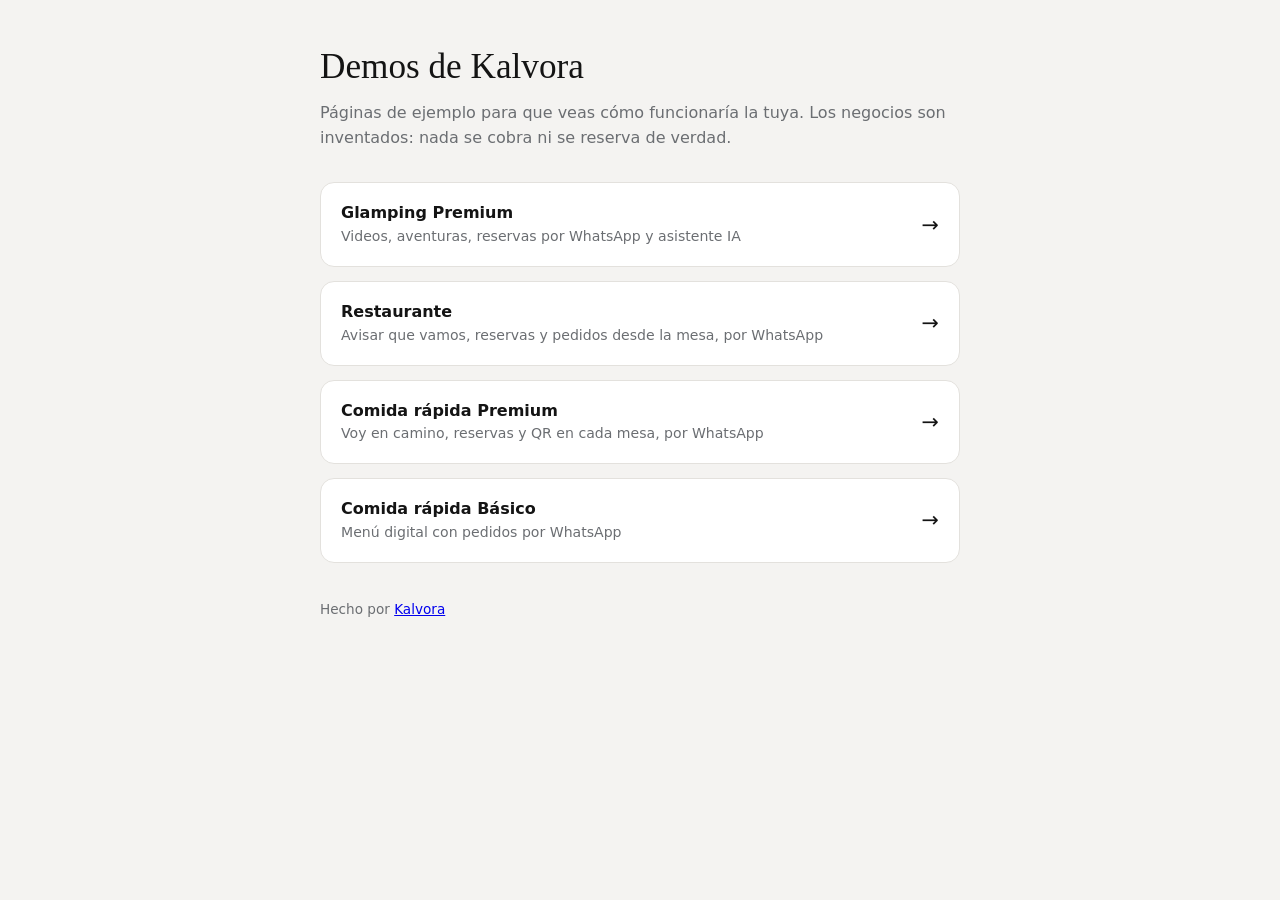
<file: index.html>
<!doctype html>
<html lang="es">
<head>
<meta charset="utf-8">
<meta name="viewport" content="width=device-width,initial-scale=1">
<meta name="robots" content="noindex">
<title>Demos de Kalvora</title>
<style>
:root{--bg:#f4f3f1;--card:#fff;--ink:#141414;--muted:#6b6e72;--line:#e3e1dd}
@media(prefers-color-scheme:dark){:root{--bg:#0e0e0f;--card:#18181a;--ink:#ecebe8;--muted:#9a9ca0;--line:#2a2a2d}}
*{box-sizing:border-box}
body{margin:0;background:var(--bg);color:var(--ink);font:16px/1.55 system-ui,-apple-system,'Segoe UI',sans-serif;padding:48px 18px}
main{max-width:640px;margin:0 auto;display:flex;flex-direction:column;gap:14px}
h1{font:500 2.2rem/1.1 Georgia,'Times New Roman',serif;margin:0}
p{margin:0 0 18px;color:var(--muted)}
a.demo{display:flex;justify-content:space-between;align-items:center;gap:12px;padding:18px 20px;background:var(--card);border:1px solid var(--line);border-radius:14px;color:inherit;text-decoration:none}
a.demo:hover{border-color:var(--ink)}
a.demo small{display:block;color:var(--muted);font-size:.88rem}
a.demo span{font-size:1.3rem}
footer{margin-top:22px;font-size:.85rem;color:var(--muted)}
</style>
</head>
<body>
<main>
  <h1>Demos de Kalvora</h1>
  <p>Páginas de ejemplo para que veas cómo funcionaría la tuya. Los negocios son inventados: nada se cobra ni se reserva de verdad.</p>
  <a class="demo" href="glamping/"><div><strong>Glamping Premium</strong><small>Videos, aventuras, reservas por WhatsApp y asistente IA</small></div><span>→</span></a>
  <a class="demo" href="restaurante/"><div><strong>Restaurante</strong><small>Avisar que vamos, reservas y pedidos desde la mesa, por WhatsApp</small></div><span>→</span></a>
  <a class="demo" href="comida-rapida-premium/"><div><strong>Comida rápida Premium</strong><small>Voy en camino, reservas y QR en cada mesa, por WhatsApp</small></div><span>→</span></a>
  <a class="demo" href="comida-rapida/"><div><strong>Comida rápida Básico</strong><small>Menú digital con pedidos por WhatsApp</small></div><span>→</span></a>
  <footer>Hecho por <a href="https://kalvora.com.co">Kalvora</a></footer>
</main>
</body>
</html>
</file>
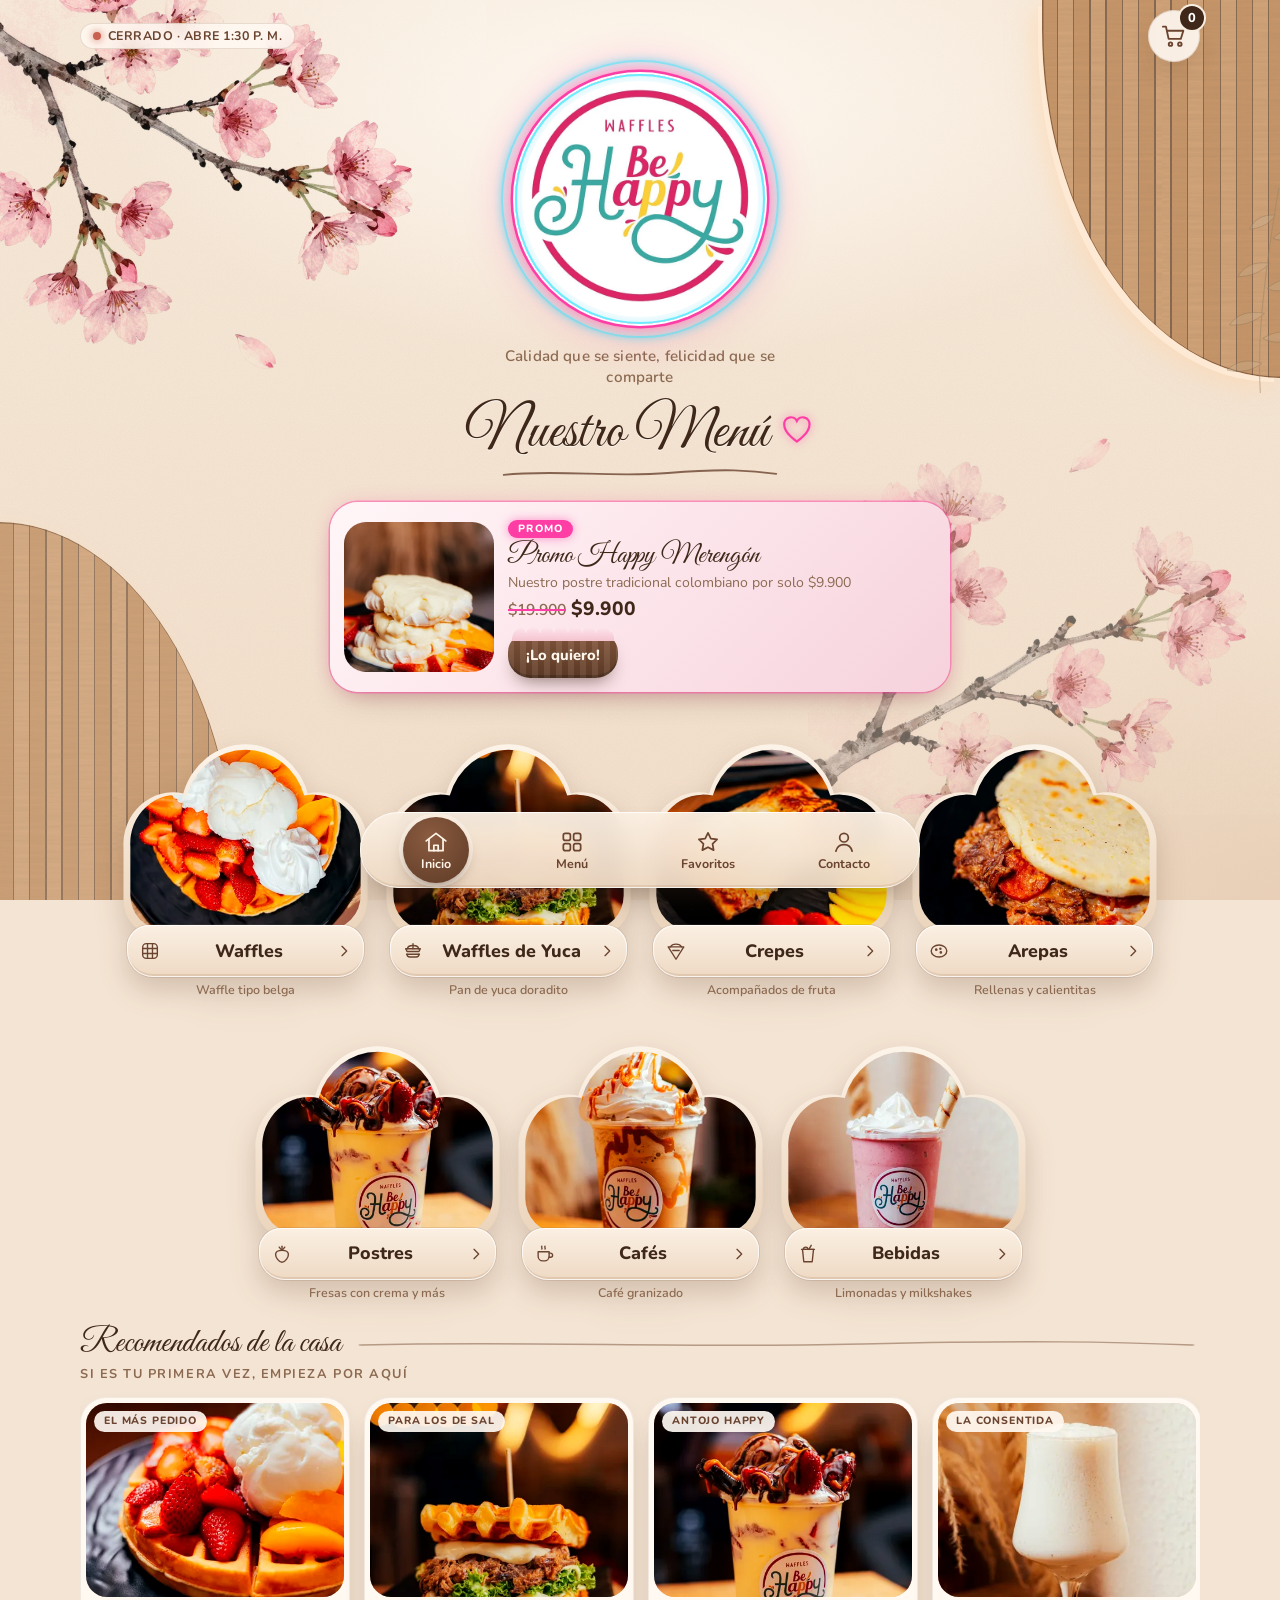
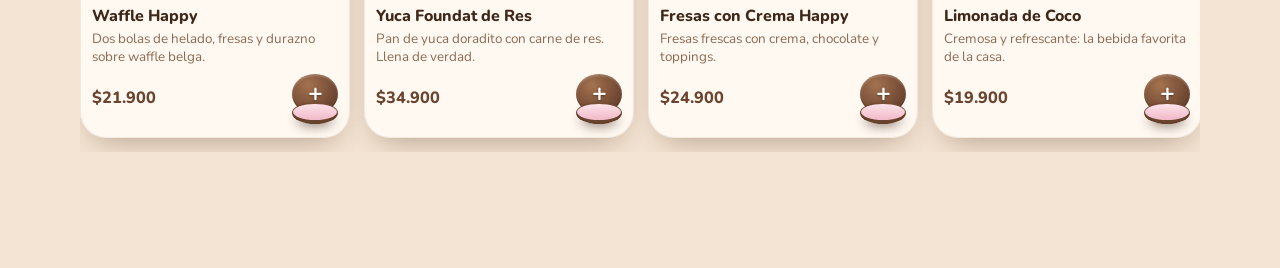
<file: be-happy/index.html>
<!doctype html>
<html lang="es">
<head>
<meta charset="utf-8">
<meta name="viewport" content="width=device-width,initial-scale=1,viewport-fit=cover">
<title>Be Happy Waffles · Menú</title>
<meta name="description" content="Waffles belgas, waffles de pan de yuca, crepes, arepas, postres y bebidas en San Antonio de Pereira, Rionegro. Mira el menú y pide por WhatsApp.">
<meta name="robots" content="noindex">
<meta name="theme-color" content="#F4E4D3">
<meta property="og:title" content="Be Happy Waffles · Menú">
<meta property="og:description" content="Calidad que se siente, felicidad que se comparte. Mira el menú y pide por WhatsApp.">
<meta property="og:image" content="https://juanj081920-boop.github.io/kalvora-demos/be-happy/img/compartir.jpg">
<meta property="og:image:width" content="1200">
<meta property="og:image:height" content="630">
<meta property="og:url" content="https://juanj081920-boop.github.io/kalvora-demos/be-happy/">
<meta property="og:type" content="website">
<link rel="icon" href="img/logo.webp">
<link rel="preconnect" href="https://fonts.googleapis.com">
<link rel="preconnect" href="https://fonts.gstatic.com" crossorigin>
<link rel="stylesheet" href="https://fonts.googleapis.com/css2?family=Great+Vibes&family=Nunito:wght@400;600;700;800&display=swap">
<link rel="stylesheet" href="css/estilos.css">
</head>
<body>
<div class="fondo" aria-hidden="true">
  <img class="fondo__cerezo" src="img/deco/cerezo.webp" alt="">
  <img class="fondo__cerezo fondo__cerezo--abajo" src="img/deco/cerezo.webp" alt="">
  <div class="fondo__madera"></div>
  <div class="fondo__madera fondo__madera--abajo"></div>
  <svg class="fondo__hojas" viewBox="0 0 120 260"><use href="#hojas"/></svg>
  <span class="petalo" style="--x:12%;--d:0s"></span><span class="petalo" style="--x:38%;--d:6s"></span>
  <span class="petalo" style="--x:64%;--d:11s"></span><span class="petalo" style="--x:86%;--d:3s"></span>
</div>

<header class="tope">
  <span class="estado" id="estado">Abierto</span>
  <button class="carrito-btn" id="abrirCarrito" aria-label="Ver mi pedido">
    <svg viewBox="0 0 24 24"><use href="#i-carrito"/></svg><span class="carrito-btn__n" id="nCarrito">0</span>
  </button>
</header>

<main id="app">
  <!-- INICIO -->
  <section class="vista" id="v-inicio" aria-labelledby="t-inicio">
    <div class="neon">
      <img src="img/logo.webp" alt="Be Happy Waffles" width="600" height="600">
    </div>
    <p class="lema">Calidad que se siente, felicidad que se comparte</p>
    <h1 class="titulo-script" id="t-inicio">Nuestro Menú <svg class="corazon" viewBox="0 0 24 24"><use href="#i-corazon"/></svg></h1>
    <svg class="subrayado" viewBox="0 0 300 14" aria-hidden="true"><path d="M4 9 C 60 3, 120 12, 180 7 S 270 4, 296 8"/></svg>
    <div class="promo-slot"></div>
    <div class="nubes" id="nubes"></div>
    <div class="reco-slot"></div>
  </section>

  <!-- MENU -->
  <section class="vista" id="v-menu" hidden aria-labelledby="t-menu">
    <h1 class="titulo-script" id="t-menu">Menú</h1>
    <nav class="chips" id="chips" aria-label="Categorías"></nav>
    <div class="promo-slot"></div>
    <div class="reco-slot"></div>
    <div id="secciones"></div>
  </section>

  <!-- FAVORITOS -->
  <section class="vista" id="v-favoritos" hidden aria-labelledby="t-fav">
    <h1 class="titulo-script" id="t-fav">Tus favoritos</h1>
    <div class="productos" id="listaFav"></div>
    <p class="vacio" id="favVacio">Toca el corazón de un producto para guardarlo aquí.</p>
  </section>

  <!-- CONTACTO -->
  <section class="vista" id="v-contacto" hidden aria-labelledby="t-con">
    <h1 class="titulo-script" id="t-con">Contáctanos</h1>
    <div class="tarjeta-info">
      <img class="tarjeta-info__logo" src="img/logo.webp" alt="" width="120" height="120">
      <p class="tarjeta-info__lema">“Calidad que se siente, felicidad que se comparte”</p>
      <h2>Horario</h2>
      <ul class="horario">
        <li><span>Lunes a viernes</span><b>1:30 p. m. – 9:00 p. m.</b></li>
        <li><span>Sábado y domingo</span><b>8:30 a. m. – 9:00 p. m.</b></li>
      </ul>
      <h2>Dónde estamos</h2>
      <p>San Antonio de Pereira, Rionegro, Antioquia</p>
      <div class="acciones">
        <a class="btn btn--pastel" id="lnkWa" target="_blank" rel="noopener"><svg viewBox="0 0 24 24"><use href="#i-wa"/></svg>Escríbenos</a>
        <a class="btn btn--crema" id="lnkMapa" target="_blank" rel="noopener"><svg viewBox="0 0 24 24"><use href="#i-pin"/></svg>Cómo llegar</a>
        <a class="btn btn--crema" id="lnkIg" target="_blank" rel="noopener"><svg viewBox="0 0 24 24"><use href="#i-ig"/></svg>@wafflesbehappycol</a>
      </div>
      <p class="nota">WhatsApp: <span id="txtWa"></span></p>
    </div>
  </section>
</main>

<nav class="navbar" aria-label="Navegación principal">
  <a href="#inicio" data-v="inicio"><svg viewBox="0 0 24 24"><use href="#i-casa"/></svg><span>Inicio</span></a>
  <a href="#menu" data-v="menu"><svg viewBox="0 0 24 24"><use href="#i-grid"/></svg><span>Menú</span></a>
  <a href="#favoritos" data-v="favoritos"><svg viewBox="0 0 24 24"><use href="#i-estrella"/></svg><span>Favoritos</span></a>
  <a href="#contacto" data-v="contacto"><svg viewBox="0 0 24 24"><use href="#i-persona"/></svg><span>Contacto</span></a>
</nav>

<!-- Detalle del producto -->
<dialog class="hoja" id="dlgProducto" aria-labelledby="pNombre">
  <button class="cerrar" data-cerrar aria-label="Cerrar">×</button>
  <div class="hoja__foto"><img id="pFoto" alt=""></div>
  <div class="hoja__cuerpo">
    <p class="hoja__etq" id="pEtq"></p>
    <h2 id="pNombre"></h2>
    <p id="pDesc"></p>
    <p class="hoja__precio" id="pPrecio"></p>
    <div class="hoja__fila">
      <div class="cantidad"><button id="pMenos" aria-label="Quitar uno">−</button><output id="pCant">1</output><button id="pMas" aria-label="Agregar uno">+</button></div>
      <button class="btn btn--pastel btn--ancho" id="pAgregar">Agregar</button>
    </div>
  </div>
</dialog>

<!-- Carrito -->
<dialog class="hoja" id="dlgCarrito" aria-labelledby="tCarrito">
  <button class="cerrar" data-cerrar aria-label="Cerrar">×</button>
  <div class="hoja__cuerpo">
    <h2 class="titulo-script titulo-script--sm" id="tCarrito">Mi pedido</h2>
    <ul class="lineas" id="lineas"></ul>
    <div class="sugerir" id="sugerir"></div>
    <p class="vacio" id="carritoVacio">Aún no has agregado nada. ¡Antójate!</p>
    <form id="formPedido" class="form">
      <div class="total"><span>Total</span><b id="total">$0</b></div>
      <label>Tu nombre<input id="fNombre" autocomplete="name" required placeholder="¿A nombre de quién?"></label>
      <fieldset class="opciones"><legend>¿Cómo lo quieres?</legend>
        <label><input type="radio" name="modo" value="Recoger en el local" checked> Recoger en el local</label>
        <label><input type="radio" name="modo" value="Comer en el local"> Comer en el local</label>
      </fieldset>
      <label>Nota (opcional)<textarea id="fNota" rows="2" placeholder="Ej.: sin salsa, llego a las 4"></textarea></label>
      <button class="btn btn--pastel btn--ancho" type="submit"><svg viewBox="0 0 24 24"><use href="#i-wa"/></svg>Enviar pedido por WhatsApp</button>
      <p class="nota">Pagas en el local. El pedido se confirma por WhatsApp.</p>
    </form>
  </div>
</dialog>

<!-- ¿Lo acompañas? (aparece al agregar un plato fuerte) -->
<dialog class="hoja hoja--mini" id="dlgAcompanar" aria-labelledby="tAcomp">
  <button class="cerrar" data-cerrar aria-label="Cerrar">×</button>
  <div class="hoja__cuerpo">
    <h2 class="titulo-script titulo-script--sm" id="tAcomp">¿Lo acompañas con algo?</h2>
    <div class="sugerir sugerir--grande" id="acompItems"></div>
    <button class="btn btn--crema btn--ancho" data-cerrar>No, gracias</button>
  </div>
</dialog>

<div class="aviso" id="aviso" role="status" aria-live="polite"></div>

<!-- Íconos y dibujos -->
<svg width="0" height="0" style="position:absolute" aria-hidden="true">
  <defs>
    <symbol id="i-casa" viewBox="0 0 24 24"><path d="M3 11 12 4l9 7"/><path d="M5.5 9.5V20h13V9.5"/><path d="M10 20v-5h4v5"/></symbol>
    <symbol id="i-grid" viewBox="0 0 24 24"><rect x="4" y="4" width="6.5" height="6.5" rx="1.8"/><rect x="13.5" y="4" width="6.5" height="6.5" rx="1.8"/><rect x="4" y="13.5" width="6.5" height="6.5" rx="1.8"/><rect x="13.5" y="13.5" width="6.5" height="6.5" rx="1.8"/></symbol>
    <symbol id="i-estrella" viewBox="0 0 24 24"><path d="m12 3.5 2.6 5.3 5.8.8-4.2 4.1 1 5.8L12 16.8l-5.2 2.7 1-5.8-4.2-4.1 5.8-.8Z"/></symbol>
    <symbol id="i-persona" viewBox="0 0 24 24"><circle cx="12" cy="8" r="4"/><path d="M4.5 20.5c1-4 4-6 7.5-6s6.5 2 7.5 6"/></symbol>
    <symbol id="i-carrito" viewBox="0 0 24 24"><path d="M2.5 4h2.6l2.3 10.5h10.4L20 7.5H6"/><circle cx="9" cy="19" r="1.5"/><circle cx="17" cy="19" r="1.5"/></symbol>
    <symbol id="i-corazon" viewBox="0 0 24 24"><path d="M12 20.5S3.5 15 3.5 9A4.5 4.5 0 0 1 12 6.7 4.5 4.5 0 0 1 20.5 9c0 6-8.5 11.5-8.5 11.5Z"/></symbol>
    <symbol id="i-chev" viewBox="0 0 24 24"><path d="m9 5 7 7-7 7"/></symbol>
    <symbol id="i-wa" viewBox="0 0 24 24"><path d="M4 20l1.2-3.6A8 8 0 1 1 8 19.1Z"/><path d="M9 8.5c0 3.5 3 6.5 6.5 6.5l1-1.6-2-1-1 .9a5 5 0 0 1-2.8-2.8l.9-1-1-2Z"/></symbol>
    <symbol id="i-pin" viewBox="0 0 24 24"><path d="M12 21s-6.5-6-6.5-11a6.5 6.5 0 0 1 13 0c0 5-6.5 11-6.5 11Z"/><circle cx="12" cy="10" r="2.3"/></symbol>
    <symbol id="i-ig" viewBox="0 0 24 24"><rect x="4" y="4" width="16" height="16" rx="5"/><circle cx="12" cy="12" r="3.6"/><circle cx="16.8" cy="7.2" r=".6"/></symbol>
    <symbol id="i-waffle" viewBox="0 0 24 24"><rect x="4" y="4" width="16" height="16" rx="4"/><path d="M9.3 4v16M14.7 4v16M4 9.3h16M4 14.7h16"/></symbol>
    <symbol id="i-yuca" viewBox="0 0 24 24"><path d="M4 9.5h16l-1.5 3h-13Z"/><path d="M5 15.5h14"/><path d="M5.5 15.5c0 2 1.5 3 3 3h7c1.5 0 3-1 3-3"/><path d="M12 9.5V4"/><path d="M6 9.5c0-2 2-3.5 6-3.5s6 1.5 6 3.5"/></symbol>
    <symbol id="i-crepe" viewBox="0 0 24 24"><path d="M3.5 7.5h17L12 21Z"/><path d="M6 7.5c1-2 3-3 6-3s5 1 6 3"/><path d="M8.5 11.5h7"/></symbol>
    <symbol id="i-arepa" viewBox="0 0 24 24"><ellipse cx="12" cy="12" rx="8.5" ry="6.5"/><circle cx="9" cy="10.5" r=".7"/><circle cx="14" cy="13.5" r=".7"/><circle cx="13.5" cy="9.5" r=".6"/></symbol>
    <symbol id="i-fresa" viewBox="0 0 24 24"><path d="M12 8c4 0 7 1.5 7 4.5S15.5 21 12 21 5 15.5 5 12.5 8 8 12 8Z"/><path d="M9 4.5c1 1.5 2 2.5 3 3.5 1-1 2-2 3-3.5"/><path d="M12 8V3.5"/></symbol>
    <symbol id="i-cafe" viewBox="0 0 24 24"><path d="M4.5 9.5h12v5a5 5 0 0 1-5 5h-2a5 5 0 0 1-5-5Z"/><path d="M16.5 11h1.5a2.3 2.3 0 0 1 0 4.6h-1.8"/><path d="M8.5 3.5c-1 1 1 1.8 0 3M12 3.5c-1 1 1 1.8 0 3"/></symbol>
    <symbol id="i-vaso" viewBox="0 0 24 24"><path d="M6 7h12l-1.4 13.5H7.4Z"/><path d="M5 7h14"/><path d="M13 7l2.5-4.5"/><path d="M7 7c0-1.7 1.3-2.5 2.5-2.5S12 5.3 12 7"/></symbol>
    <symbol id="hojas" viewBox="0 0 120 260"><g fill="none" stroke="#9C8566" stroke-width="1.4" stroke-linecap="round"><path d="M70 255 C 66 190, 74 120, 92 10"/></g>
      <g fill="#CBB79A" fill-opacity=".55" stroke="#8E7759" stroke-width="1" stroke-linejoin="round">
      <path d="M72 220c-18-6-32-2-42 8 16 4 30 1 42-8Z"/><path d="M73 190c16-10 30-10 40-2-14 8-28 9-40 2Z"/><path d="M75 160c-20-4-34 2-42 14 17 1 31-4 42-14Z"/><path d="M78 130c15-12 29-14 39-7-13 10-27 13-39 7Z"/><path d="M81 100c-19-3-31 4-38 16 16 0 29-6 38-16Z"/><path d="M85 70c13-12 26-15 35-9-11 10-24 14-35 9Z"/><path d="M88 42c-16-1-26 6-31 17 14-1 25-7 31-17Z"/></g></symbol>
    <symbol id="nube-borde" viewBox="0 0 200 170"><path fill="none" stroke="currentColor" stroke-width="1.6" d="M30 168H170A28 28 0 0 0 198 140V100A40 40 0 0 0 150 58A52 52 0 0 0 50 58A40 40 0 0 0 2 100V140A28 28 0 0 0 30 168Z"/></symbol>
  </defs>
</svg>

<script src="js/datos.js"></script>
<script src="js/app.js"></script>
</body>
</html>
</file>
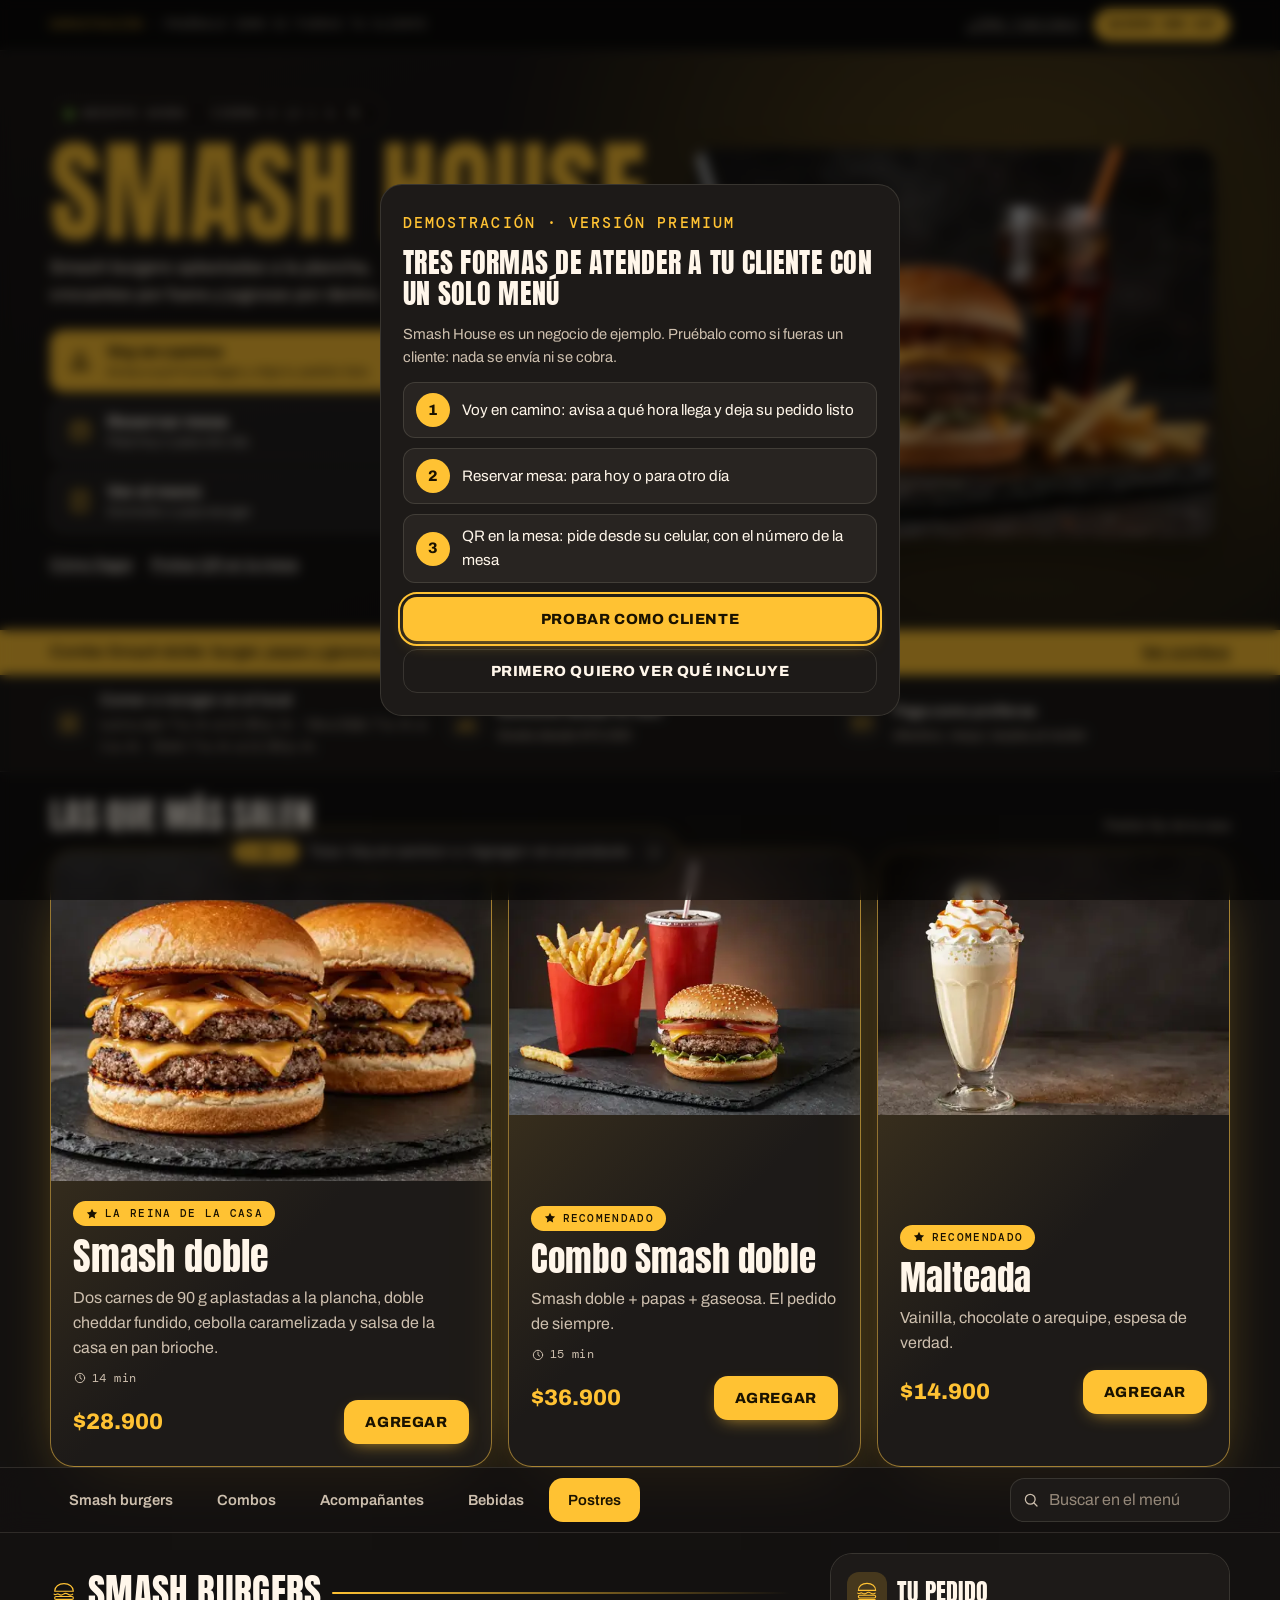
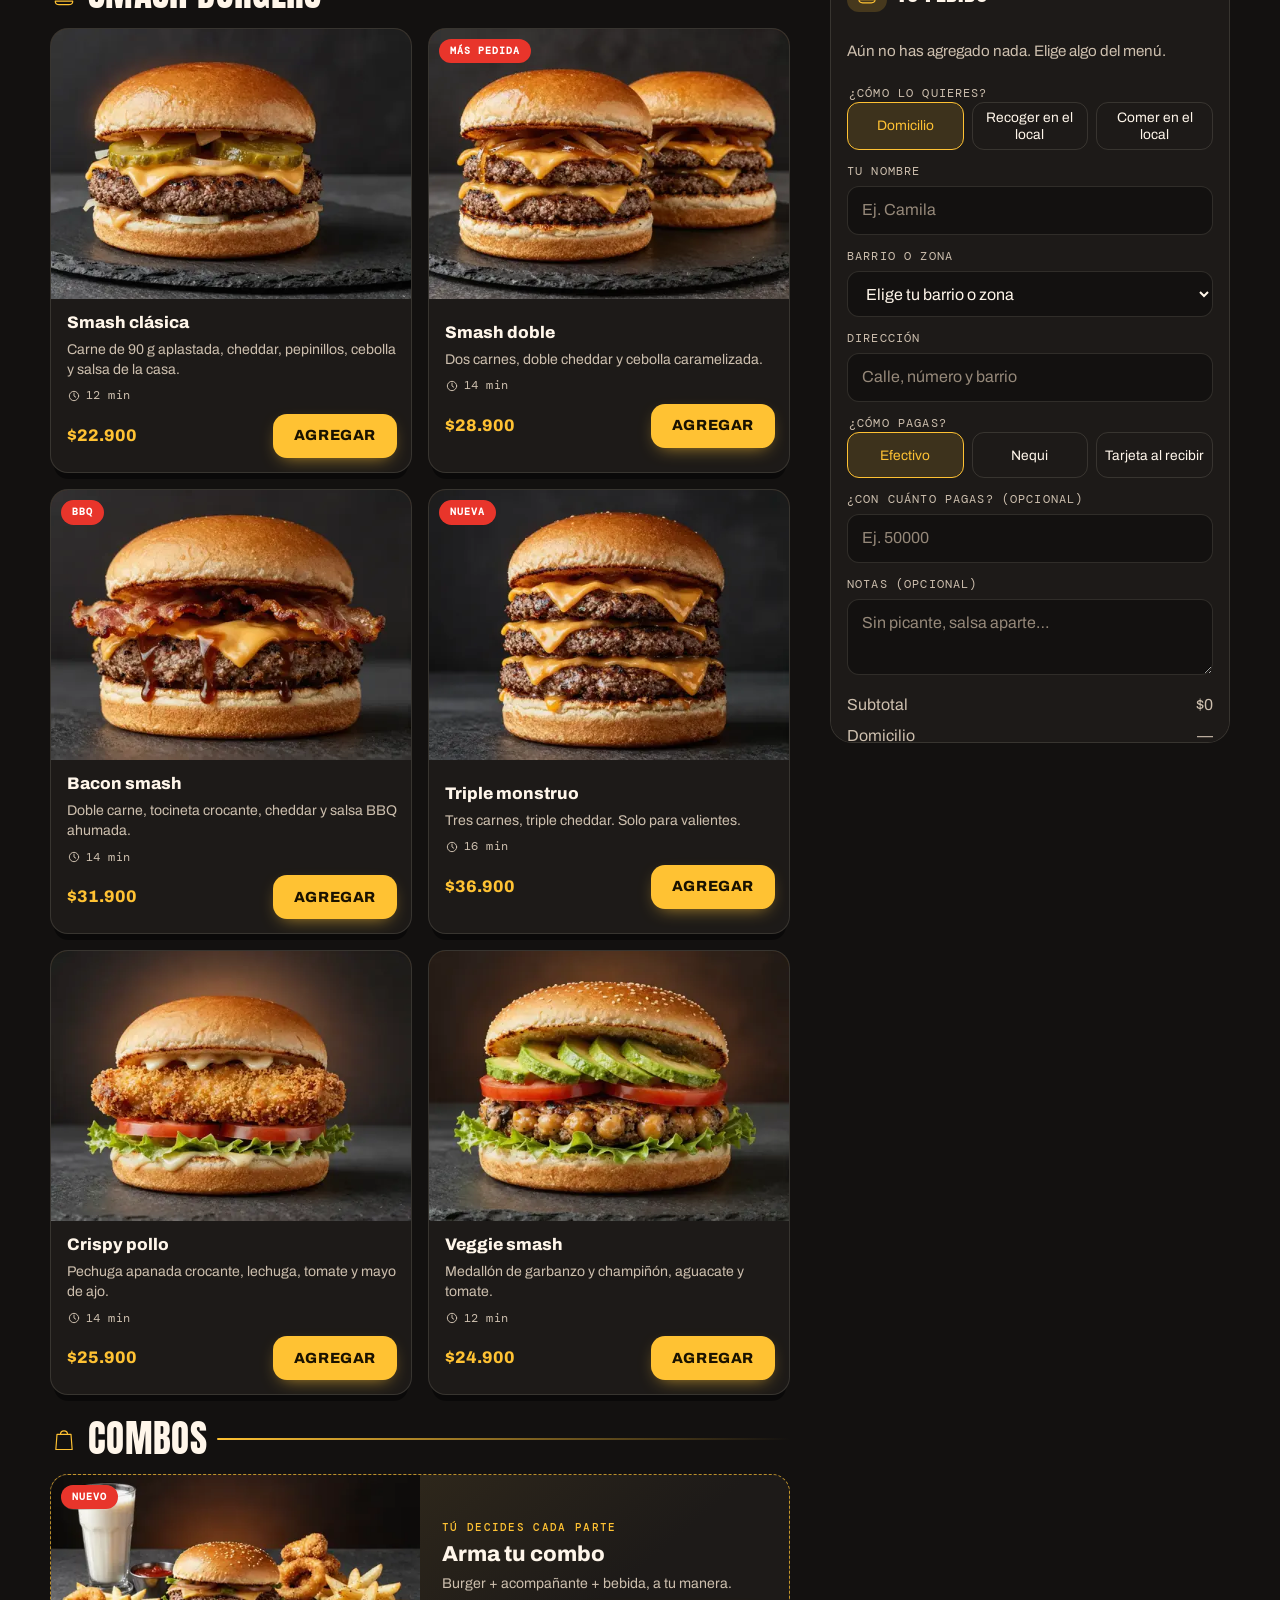
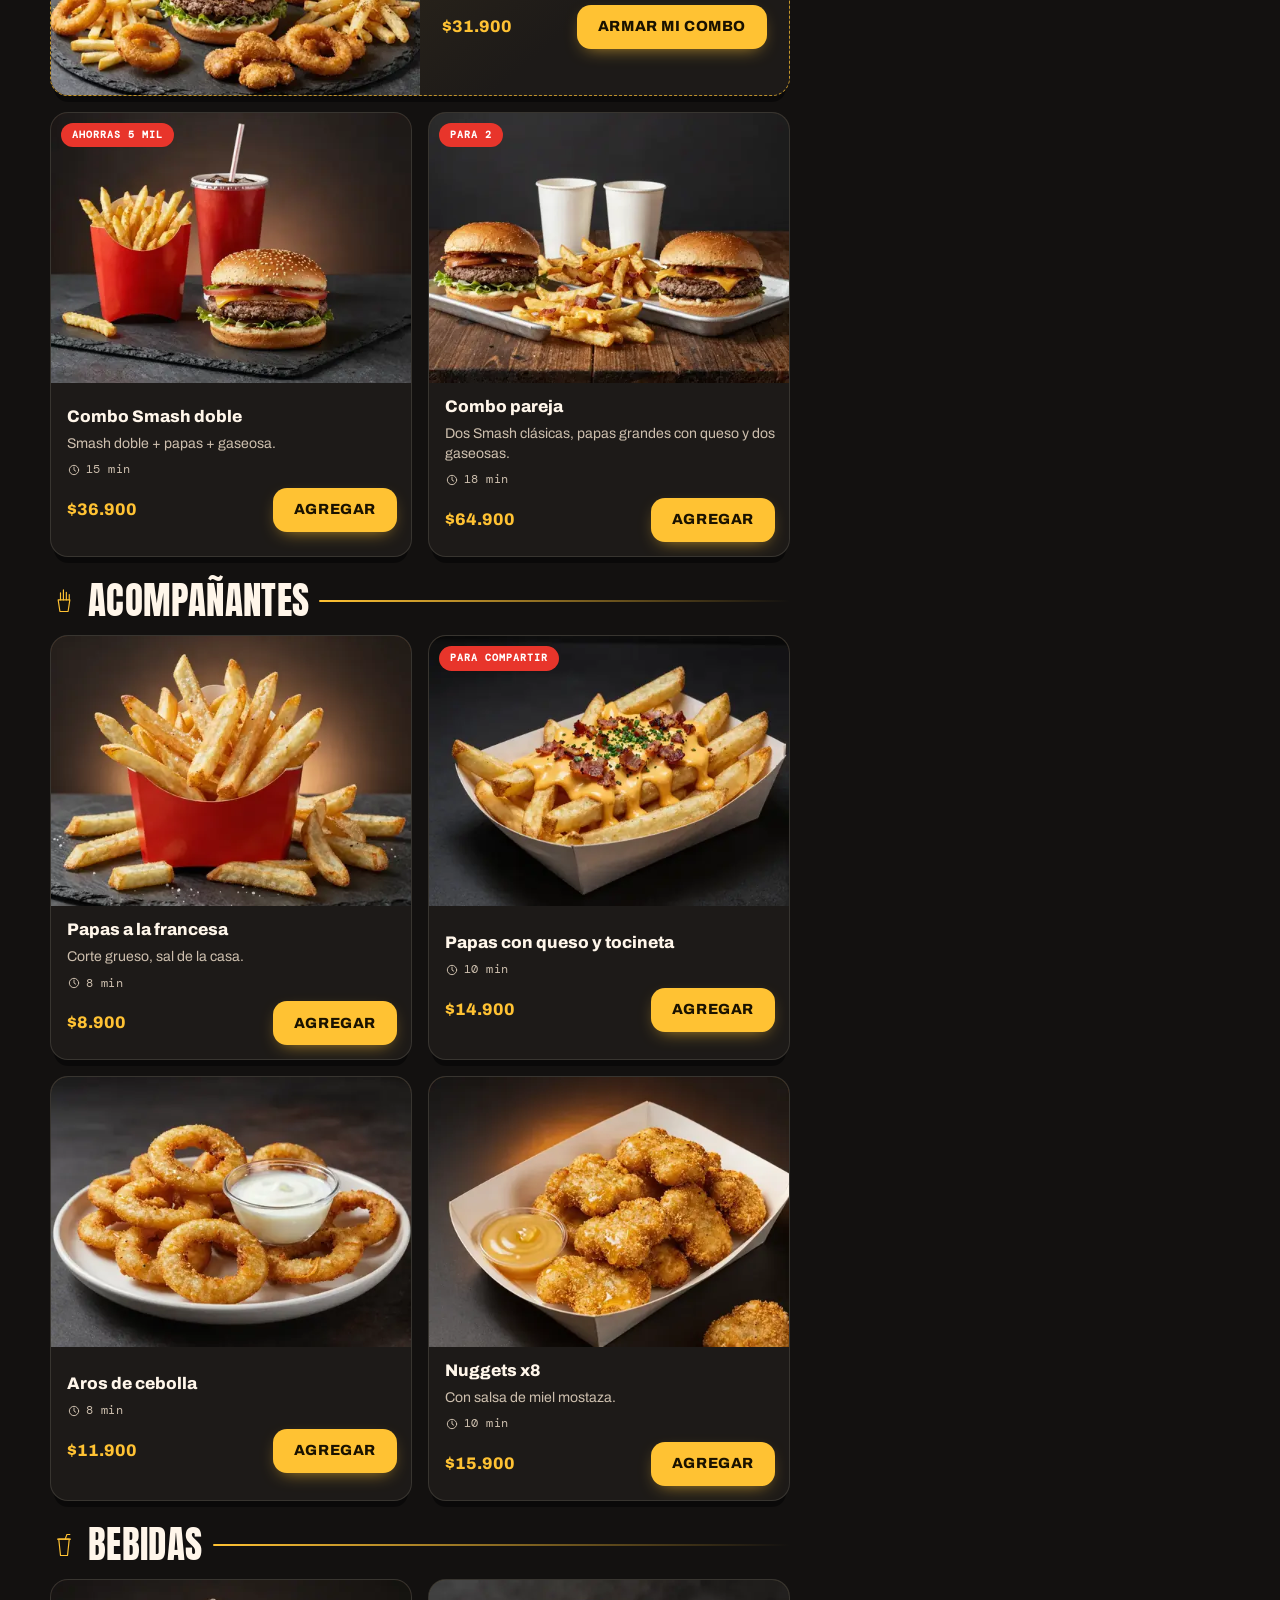
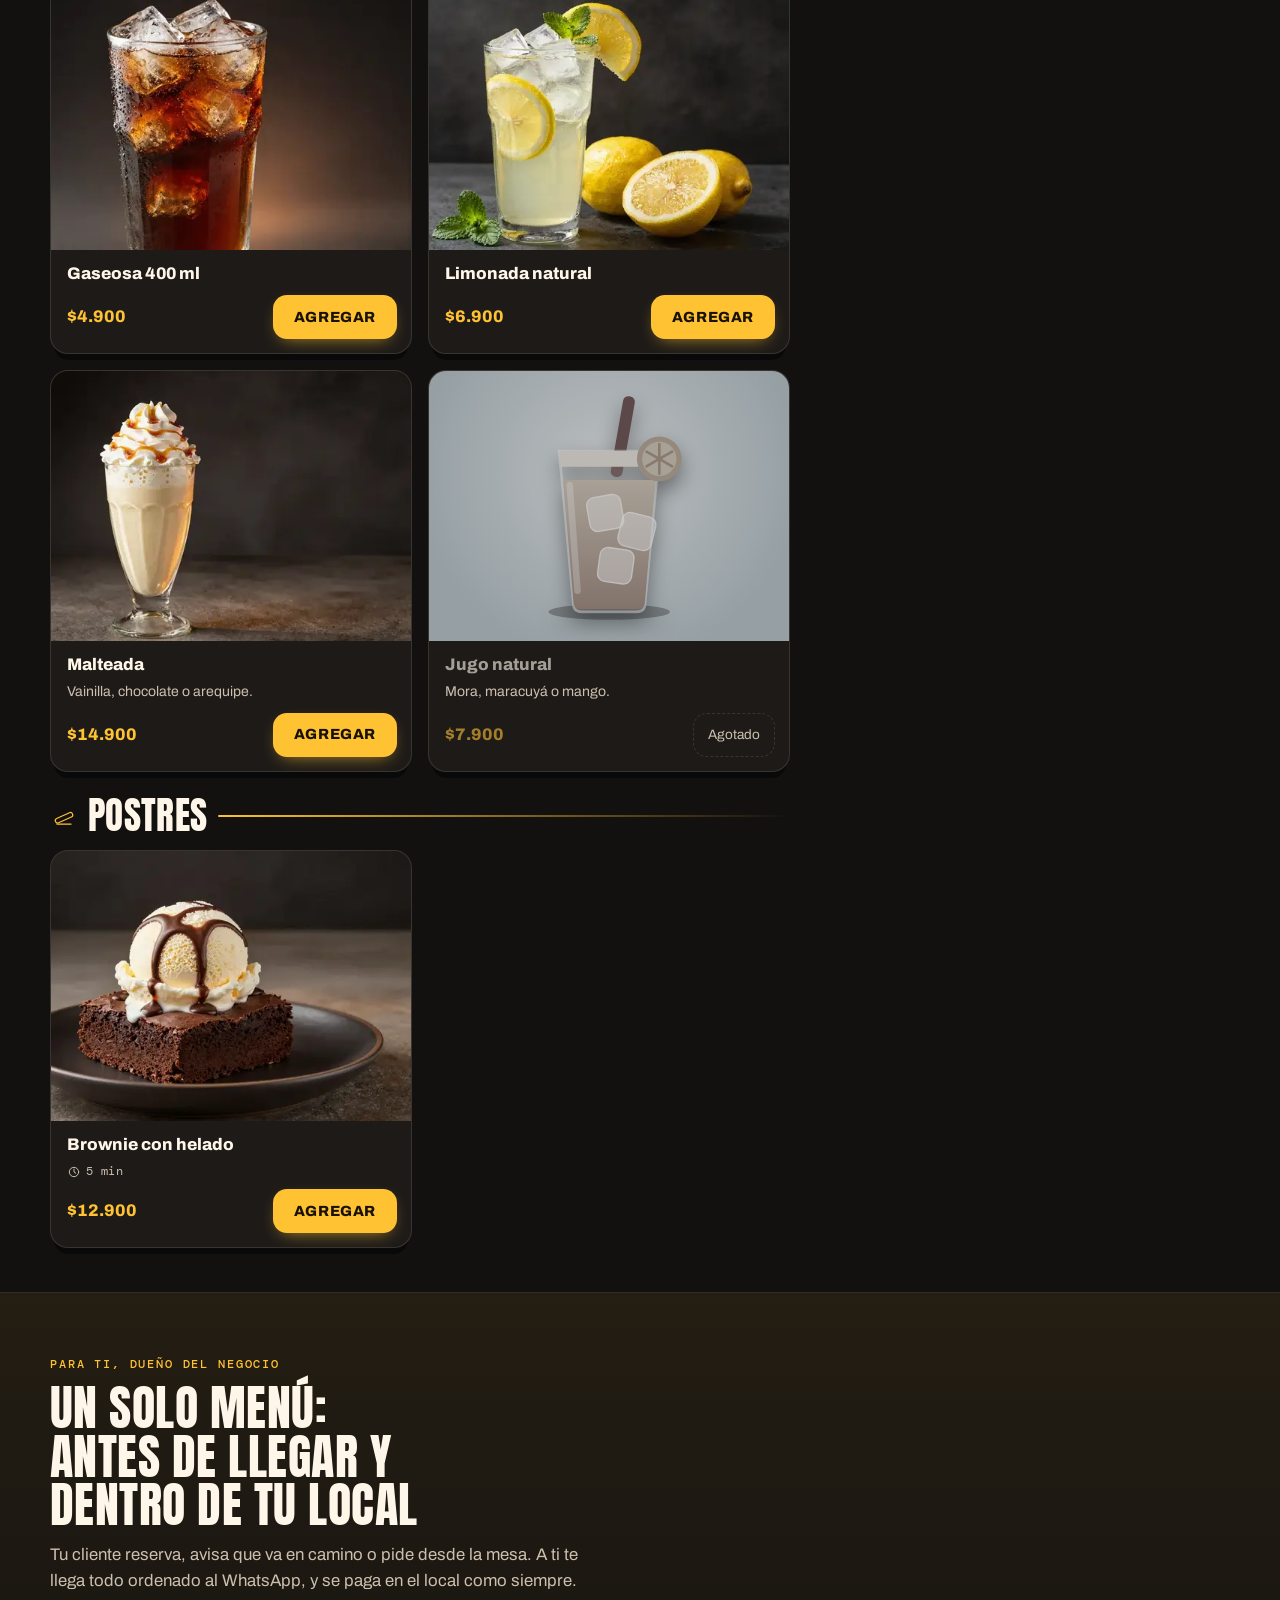
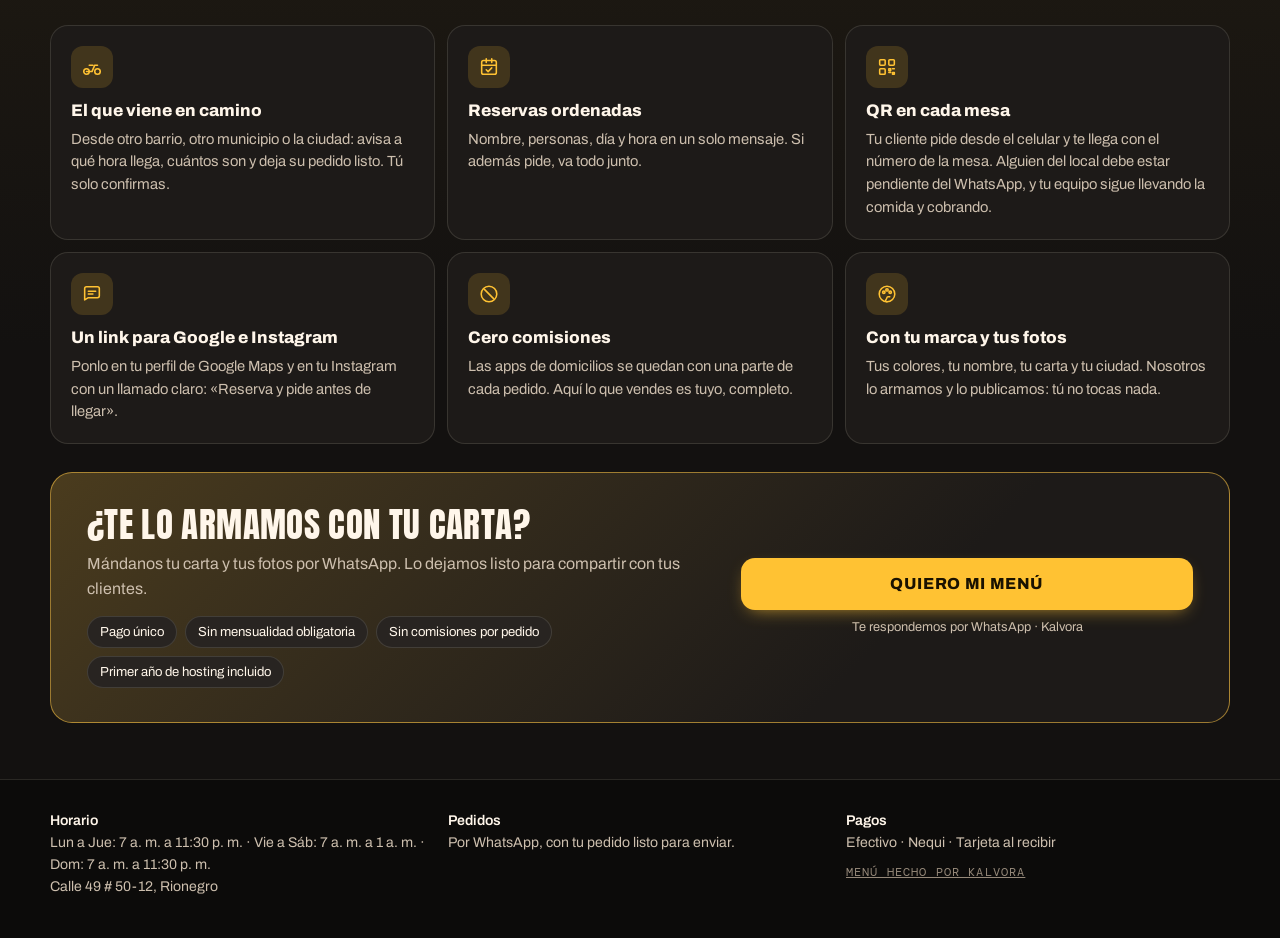
<file: comida-rapida-premium/index.html>
<!doctype html>
<html lang="es">
<head>
<meta charset="utf-8">
<meta name="viewport" content="width=device-width,initial-scale=1,viewport-fit=cover">
<title>Smash House · Reserva y pide antes de llegar</title>
<meta name="description" content="Demo de Kalvora: avisa que vas en camino, reserva tu mesa o pide desde tu mesa con un QR. Todo llega al WhatsApp del negocio y se paga en el local.">
<meta name="theme-color" content="#131110">
<meta name="robots" content="noindex">
<meta property="og:type" content="website">
<meta property="og:title" content="Smash House · Reserva y pide antes de llegar">
<meta property="og:description" content="Demo de Kalvora: avisa que vas en camino, reserva tu mesa o pide desde tu mesa con un QR. Todo llega al WhatsApp del negocio y se paga en el local.">
<meta property="og:locale" content="es_CO">
<meta property="og:url" content="https://juanj081920-boop.github.io/kalvora-demos/comida-rapida-premium/">
<meta property="og:image" content="https://juanj081920-boop.github.io/kalvora-demos/comida-rapida-premium/fotos/compartir.jpg">
<meta name="twitter:card" content="summary_large_image">
<link rel="preload" as="image" href="fotos/min/portada.webp" fetchpriority="high">

<style>
@font-face{font-family:'Anton';font-style:normal;font-weight:400;font-display:swap;src:url([data-uri]) format('woff2')}
@font-face{font-family:'Archivo';font-style:normal;font-weight:400;font-display:swap;src:url([data-uri]) format('woff2')}
@font-face{font-family:'Archivo';font-style:normal;font-weight:600;font-display:swap;src:url([data-uri]) format('woff2')}
@font-face{font-family:'Archivo';font-style:normal;font-weight:800;font-display:swap;src:url([data-uri]) format('woff2')}
@font-face{font-family:'DM Mono';font-style:normal;font-weight:400;font-display:swap;src:url([data-uri]) format('woff2')}
@font-face{font-family:'DM Mono';font-style:normal;font-weight:500;font-display:swap;src:url([data-uri]) format('woff2')}
/* =====================================================================
   MOTOR: estructura y comportamiento visual del menú.
   NO se edita por cliente. Todo lo que cambia entre negocios (colores,
   tipografías, formas, portada) viene de variables que define el tema
   (carpeta /temas). Si necesitas otro look, crea un tema nuevo.
   ===================================================================== */
*,*::before,*::after{box-sizing:border-box}
html{-webkit-text-size-adjust:100%;scroll-behavior:smooth;scroll-padding-top:70px}
body{margin:0;background:var(--bg);color:var(--txt);font:400 16px/1.55 var(--f-body);padding-bottom:calc(92px + env(safe-area-inset-bottom,0px));overflow-x:clip;-webkit-font-smoothing:antialiased}
h1,h2,h3,p,ul,ol{margin:0}ul,ol{padding:0;list-style:none}
button,input,select,textarea{font:inherit;color:inherit}
button{cursor:pointer}
img{max-width:100%;display:block}
svg{display:block}
:focus-visible{outline:2px solid var(--acc);outline-offset:3px}
.sr-only{position:absolute;width:1px;height:1px;margin:-1px;overflow:hidden;clip:rect(0 0 0 0);white-space:nowrap}
.wrap{width:min(100% - 32px,1180px);margin-inline:auto}
[hidden]{display:none!important}
.h{font-family:var(--f-display);font-weight:var(--h-weight);text-transform:var(--h-case);letter-spacing:var(--h-track)}

/* Aviso de demo */
.aviso{background:var(--aviso-bg);border-bottom:1px solid var(--line);font:400 .72rem/1.5 var(--f-mono);letter-spacing:.06em;text-transform:uppercase;color:var(--muted)}
.aviso .wrap{display:flex;flex-wrap:wrap;gap:4px 14px;justify-content:space-between;padding-block:9px}
.aviso b{color:var(--acc);font-weight:400}
.aviso a{color:var(--txt)}

/* Portada */
.hero{position:relative;overflow:hidden;background:var(--hero-bg);color:var(--hero-ink)}
.hero::before{content:'';position:absolute;inset:0;background:radial-gradient(var(--hero-dots) 1.4px,transparent 1.6px) 0 0/22px 22px;opacity:.5;pointer-events:none}
.hero__picado{position:absolute;left:0;right:0;top:0;height:46px;background-repeat:repeat-x;background-size:300px 46px;pointer-events:none;z-index:1}
.hero .wrap{position:relative;display:grid;gap:24px;padding-block:36px 34px;align-items:center}
.hero--picado .wrap{padding-block:68px 34px}
.estado{display:inline-flex;align-items:center;gap:8px;width:fit-content;max-width:100%;padding:6px 14px;border-radius:999px;background:var(--estado-bg);font:400 .72rem/1.4 var(--f-mono);letter-spacing:.1em;text-transform:uppercase;color:var(--hero-ink)}
.estado::before{content:'';flex:none;width:8px;height:8px;border-radius:50%;background:var(--ok);box-shadow:0 0 0 3px color-mix(in srgb,var(--ok) 30%,transparent)}
.estado[data-abierto="false"]::before{background:var(--warn);box-shadow:0 0 0 3px color-mix(in srgb,var(--warn) 30%,transparent)}
.hero h1{margin-top:14px;font:var(--h-weight) clamp(2rem,5.4vw,3.5rem)/1 var(--f-display);text-transform:var(--h-case);letter-spacing:var(--h-track);overflow-wrap:anywhere;text-wrap:balance;text-shadow:var(--hero-shadow)}
.lema{margin-top:12px;max-width:40ch;color:var(--hero-muted);font-size:1.1rem}
.hero__botones{display:flex;flex-wrap:wrap;gap:10px;margin-top:22px}
.hero__arte{max-width:520px;width:100%;margin-inline:auto}
.hero__arte svg{width:100%;height:auto;filter:drop-shadow(0 22px 26px rgba(0,0,0,.35))}
.hero__arte img{width:100%;height:auto;aspect-ratio:4/3;object-fit:cover;border-radius:var(--r-card);box-shadow:0 22px 40px rgba(0,0,0,.35)}
@media (min-width:860px){.hero .wrap{padding-block:48px 44px}.hero--arte .wrap{grid-template-columns:1.05fr .95fr}.hero--picado .wrap{padding-block:76px 44px}}

/* Promo */
.promo{background:var(--acc);color:var(--acc-ink)}
.promo .wrap{display:flex;flex-wrap:wrap;align-items:center;justify-content:space-between;gap:6px 16px;padding-block:10px}
.promo p{font-weight:600}
.promo small{font-weight:400;opacity:.85;margin-left:8px}
.promo a{color:inherit;font-weight:600;text-decoration:underline;text-underline-offset:3px}

/* Datos rápidos */
.datos{background:var(--panel);border-bottom:1px solid var(--line)}
.datos .wrap{display:grid;gap:10px;padding-block:14px}
.dato{display:flex;align-items:center;gap:12px;color:var(--muted);font-size:.9rem;min-width:0}
.dato>div{min-width:0}
.dato b{display:block;color:var(--txt);font-weight:600;font-size:.95rem}
.dato i{flex:none;width:38px;height:38px;border-radius:12px;display:grid;place-items:center;background:var(--panel-2);color:var(--acc)}
.dato svg{width:22px;height:22px}
@media (min-width:700px){.datos .wrap{grid-template-columns:repeat(3,1fr)}}

/* Favoritos */
.favs{padding-block:26px 6px}
.titulo-sec{display:flex;align-items:baseline;justify-content:space-between;gap:12px;margin-bottom:14px}
.titulo-sec h2{font:var(--h-weight) 1.55rem/1.1 var(--f-display);text-transform:var(--h-case);letter-spacing:var(--h-track)}
.titulo-sec small{color:var(--muted);font-size:.85rem}
.favs__lista{display:flex;gap:14px;overflow-x:auto;padding:4px 2px 14px;scroll-snap-type:x proximity;scrollbar-width:thin}
.fav{flex:none;width:210px;scroll-snap-align:start;display:grid;border-radius:var(--r-card);overflow:hidden;background:var(--panel);border:1px solid var(--line);box-shadow:var(--shadow-card)}
.fav .img{aspect-ratio:5/3}
.fav__txt{padding:12px 14px 14px;display:grid;gap:8px}
.fav h3{font-size:1rem;font-weight:600}
.fav__fila{display:flex;align-items:center;justify-content:space-between;gap:8px}

/* Imagen de producto: foto real o ilustración sobre fondo de color */
.img{position:relative;display:grid;place-items:center;background:radial-gradient(circle at 50% 38%,var(--t1,var(--acc)) 0,var(--t2,var(--panel-2)) 78%);overflow:hidden;cursor:pointer}
.img::after{content:'';position:absolute;inset:0;background:radial-gradient(rgba(255,255,255,.10) 1.2px,transparent 1.4px) 0 0/16px 16px;opacity:.45;pointer-events:none}
.img svg{position:relative;z-index:1;width:84%;height:84%;filter:drop-shadow(0 10px 10px rgba(0,0,0,.4))}
.img--foto{background:var(--panel-2)}
.img--foto::after{display:none}
.img img{position:absolute;inset:0;width:100%;height:100%;object-fit:cover;opacity:0;transition:opacity .35s ease}
.img img.lista{opacity:1}

/* Categorías y buscador */
.tabs{position:sticky;top:env(safe-area-inset-top,0px);z-index:20;background:var(--tabs-bg);border-block:1px solid var(--line)}
@supports (backdrop-filter:blur(10px)){.tabs{backdrop-filter:blur(12px)}}
.tabs .wrap{display:flex;gap:10px;align-items:center;padding-block:10px}
.tabs__fila{display:flex;gap:6px;overflow-x:auto;scrollbar-width:none;flex:1;min-width:0;-webkit-mask-image:linear-gradient(90deg,#000 calc(100% - 36px),transparent);mask-image:linear-gradient(90deg,#000 calc(100% - 36px),transparent);padding-right:30px}  /* el borde que se desvanece avisa que hay más categorías */
.tabs__fila::-webkit-scrollbar{display:none}
.tab{flex:none;min-height:44px;padding:0 18px;border:1px solid transparent;border-radius:var(--r-btn);background:none;color:var(--muted);font-weight:500;font-size:.92rem}
.tab:hover{color:var(--txt)}
.tab[aria-current="true"]{background:var(--acc);color:var(--acc-ink);font-weight:600}
.buscar{flex:none;position:relative;width:min(220px,34vw)}
.buscar input{width:100%;min-height:44px;padding:0 14px 0 38px;border:1px solid var(--line);border-radius:var(--r-btn);background:var(--panel);color:var(--txt)}
.buscar input::placeholder{color:var(--placeholder)}
.buscar svg{position:absolute;left:12px;top:50%;width:18px;height:18px;margin-top:-9px;color:var(--muted);pointer-events:none}
@media (max-width:560px){.buscar{width:44px}.buscar input{padding:0;color:transparent}.buscar input:focus{position:fixed;left:16px;right:16px;top:8px;width:auto;z-index:60;padding:0 14px 0 38px;color:var(--txt);background:var(--panel-2)}.buscar input::placeholder{color:transparent}.buscar input:focus::placeholder{color:var(--placeholder)}}

/* Menú */
.layout{display:grid;gap:28px;padding-block:20px 40px}
.cat{scroll-margin-top:76px;padding-block:20px 4px}
.cat h2{display:flex;align-items:center;gap:10px;font:var(--h-weight) 1.6rem/1.1 var(--f-display);text-transform:var(--h-case);letter-spacing:var(--h-track);padding-bottom:14px}
.cat h2::after{content:'';flex:1;height:2px;border-radius:2px;background:linear-gradient(90deg,var(--acc),transparent)}
.cat__desc{margin:-6px 0 14px;color:var(--muted);font-size:.92rem}
.cat ul{display:grid;gap:14px}
.item{display:grid;grid-template-columns:128px 1fr;border-radius:var(--r-card);overflow:hidden;background:var(--panel);border:1px solid var(--line);box-shadow:var(--shadow-card);transition:border-color .2s,transform .2s}
.item:hover{border-color:color-mix(in srgb,var(--acc) 50%,transparent)}
.item .img{min-height:100%}
.item__cuerpo{padding:14px 14px 14px 16px;display:grid;gap:6px;align-content:start;min-width:0}
.item h3{font-size:1.05rem;font-weight:600;line-height:1.25}
.item__nombre{padding:0;border:0;background:none;font:inherit;text-align:left;color:inherit}
.item__nombre:hover{color:var(--acc)}
.item p{color:var(--muted);font-size:.88rem;line-height:1.45}
.precio{font-weight:600;font-size:1.05rem;font-variant-numeric:tabular-nums;color:var(--acc)}
.item__fila{display:flex;align-items:center;justify-content:space-between;gap:10px;margin-top:4px;flex-wrap:wrap}
.item__ctl{display:flex;align-items:center;gap:8px;flex-wrap:wrap;justify-content:flex-end}
.en-pedido{font:400 .72rem/1.3 var(--f-mono);letter-spacing:.06em;text-transform:uppercase;color:var(--acc)}
.tag{display:inline-block;margin-left:8px;padding:2px 9px;border-radius:999px;background:var(--acc-2);color:var(--acc-2-ink);font:400 .64rem/1.6 var(--f-mono);letter-spacing:.1em;text-transform:uppercase;vertical-align:2px;white-space:nowrap}
.item--agotado .img{filter:grayscale(.85) brightness(.8)}
.item--agotado h3,.item--agotado .precio{opacity:.6}
.agotado{display:inline-flex;align-items:center;min-height:44px;padding:0 14px;border:1px dashed var(--line);border-radius:var(--r-btn);color:var(--muted);font-size:.85rem}
@media (min-width:560px){
  .cat ul{grid-template-columns:repeat(2,1fr);gap:16px}
  .item{grid-template-columns:1fr}
  .item .img{aspect-ratio:4/3;min-height:0}
}
.sin-resultados{padding:30px 0;color:var(--muted)}

/* Botones */
.btn{display:inline-flex;align-items:center;justify-content:center;gap:8px;min-height:44px;padding:0 20px;border:1px solid transparent;border-radius:var(--r-btn);background:var(--acc);color:var(--acc-ink);font-weight:600;font-size:.92rem;text-decoration:none;text-align:center;transition:transform .15s,filter .2s}
.btn:hover{filter:brightness(1.07)}.btn:active{transform:scale(.97)}
.btn--ghost{background:none;border-color:var(--line);color:var(--txt)}
.btn--claro{background:var(--hero-btn-bg);color:var(--hero-btn-ink)}
.btn--oscuro{background:var(--hero-btn2-bg);color:var(--hero-btn2-ink);border-color:var(--hero-btn2-line)}
.btn--full{width:100%;min-height:54px;font-size:1rem}
.btn[disabled]{opacity:.45;cursor:not-allowed}
.qty{display:inline-flex;align-items:center;border:1px solid var(--acc);border-radius:var(--r-btn);overflow:hidden}
.qty button{width:40px;height:44px;border:0;background:none;color:var(--acc);font-size:1.25rem;line-height:1}
.qty button:hover{background:color-mix(in srgb,var(--acc) 14%,transparent)}
.qty output{min-width:26px;text-align:center;font-weight:600;font-variant-numeric:tabular-nums}

/* Pedido: panel lateral en computador, hoja inferior en celular */
.cart{position:fixed;inset:auto 0 0 0;z-index:40;max-height:92dvh;overflow:auto;padding:18px 16px calc(22px + env(safe-area-inset-bottom,0px));background:var(--panel);border:1px solid var(--line);border-radius:22px 22px 0 0;transform:translateY(105%);visibility:hidden;transition:transform .35s cubic-bezier(.16,1,.3,1),visibility 0s .35s}
.cart.open{transform:none;visibility:visible;transition:transform .35s cubic-bezier(.16,1,.3,1)}
.cart__top{display:flex;justify-content:space-between;align-items:center;margin-bottom:6px}
.cart h2{font:var(--h-weight) 1.5rem/1 var(--f-display);text-transform:var(--h-case);letter-spacing:var(--h-track)}
.cart__x{width:44px;height:44px;border:1px solid var(--line);border-radius:50%;background:none;font-size:1.3rem}
.vacio{padding:22px 0 8px;color:var(--muted);font-size:.95rem}
.repetir{margin:6px 0 14px}
.fideli{display:flex;gap:12px;align-items:flex-start;margin-top:18px;padding:12px 14px;border:1px dashed var(--acc);border-radius:var(--r-input,12px);background:color-mix(in srgb,var(--acc) 10%,transparent);font-size:.92rem;line-height:1.4}
.fideli__ico{flex:none;width:28px;height:28px;border-radius:50%;display:grid;place-items:center;background:var(--acc);color:var(--acc-ink);font-size:.9rem}
.fideli__txt{display:grid;gap:4px}
.fideli__link{color:var(--acc);font-weight:600}
.lineas li{display:grid;grid-template-columns:1fr auto;gap:4px 12px;padding-block:12px;border-bottom:1px solid var(--line)}
.lineas b{font-weight:500}.lineas .linea__precio{text-align:right;font-variant-numeric:tabular-nums}
.lineas .qty{grid-column:1;justify-self:start;transform:scale(.88);transform-origin:left}
.lineas small{grid-column:1/-1;color:var(--muted);font-size:.8rem}
.fondo{position:fixed;inset:0;z-index:35;background:rgba(0,0,0,.62)}
.campo{display:grid;gap:6px;margin-top:14px}
.campo label,.campo legend{font:400 .72rem/1.4 var(--f-mono);letter-spacing:.1em;text-transform:uppercase;color:var(--muted)}
.campo input[type=text],.campo textarea,.campo select{width:100%;min-height:46px;padding:11px 14px;background:var(--bg);border:1px solid var(--line);border-radius:var(--r-input)}
.campo select{appearance:auto}
.campo textarea{min-height:76px;resize:vertical}
.campo input::placeholder,.campo textarea::placeholder{color:var(--placeholder)}
fieldset.campo{border:0;padding:0;margin-inline:0;min-width:0}
.tipos{display:grid;grid-template-columns:1fr 1fr;gap:8px}
.tipos--3{grid-template-columns:repeat(3,1fr)}
.tipos--1{grid-template-columns:1fr}
.tipos label{display:grid;place-items:center;text-align:center;min-height:46px;padding:6px;border:1px solid var(--line);border-radius:var(--r-input);text-transform:none;letter-spacing:0;font:500 .86rem/1.25 var(--f-body);color:var(--txt);cursor:pointer}
.tipos input{position:absolute;opacity:0;pointer-events:none}
.tipos label:has(input:checked){border-color:var(--acc);background:color-mix(in srgb,var(--acc) 14%,transparent);color:var(--acc)}
.tipos label:has(input:focus-visible){outline:2px solid var(--acc);outline-offset:3px}

/* Sugerencias en el pedido */
.sugs{margin-top:16px;padding-top:14px;border-top:1px solid var(--line)}
.sugs__t{font:400 .72rem/1.4 var(--f-mono);letter-spacing:.1em;text-transform:uppercase;color:var(--muted);margin-bottom:10px}
.sugs ul{display:grid;gap:8px}
.sug{display:grid;grid-template-columns:56px 1fr auto;gap:12px;align-items:center;padding:8px;border:1px solid var(--line);border-radius:var(--r-input);background:var(--bg)}
.sug .img{width:56px;height:56px;border-radius:10px}
.sug .img svg{width:90%;height:90%}
.sug b{display:block;font-weight:600;font-size:.92rem;line-height:1.25}
.sug span{color:var(--acc);font-size:.88rem;font-variant-numeric:tabular-nums}
.sug .btn{min-height:40px;padding:0 14px}

.totales{display:grid;gap:6px;margin-block:18px 14px;font-variant-numeric:tabular-nums}
.totales div{display:flex;justify-content:space-between;gap:12px;color:var(--muted)}
.totales .total{color:var(--txt);font-size:1.25rem;font-weight:600;padding-top:8px;border-top:1px solid var(--line)}
.totales .devuelta{color:var(--acc);font-size:.9rem}
.totales .aviso-envio{display:block;color:var(--acc);font-size:.85rem}
.aviso-cerrado{margin-top:12px;padding:10px 14px;border:1px dashed var(--warn);border-radius:var(--r-input);font-size:.88rem}
.error{min-height:1.3em;margin-bottom:8px;color:var(--error);font-size:.88rem}
.nota{margin-top:12px;color:var(--muted);font-size:.8rem;text-align:center}

/* Barra inferior (celular) */
.barra{position:fixed;left:16px;right:16px;bottom:calc(14px + env(safe-area-inset-bottom,0px));z-index:30;display:flex;justify-content:space-between;align-items:center;gap:12px;min-height:58px;padding:0 24px;border:0;border-radius:var(--r-btn);background:var(--acc);color:var(--acc-ink);font-weight:600;box-shadow:0 12px 34px rgba(0,0,0,.45)}
.barra span:last-child{font-variant-numeric:tabular-nums}

/* Ventanas: producto y demo */
dialog{width:min(94vw,520px);max-height:92dvh;padding:0;border:1px solid var(--line);border-radius:22px;background:var(--panel);color:var(--txt);overflow:auto}
dialog::backdrop{background:rgba(0,0,0,.7)}
.dlg{padding:24px 20px 20px;display:grid;gap:14px}
.dlg h2{font:var(--h-weight) 1.4rem/1.1 var(--f-display);text-transform:var(--h-case);letter-spacing:var(--h-track)}
.dlg p{color:var(--muted);font-size:.92rem}
.chat{max-height:42dvh;overflow:auto;white-space:pre-wrap;word-break:break-word;margin:0;padding:14px 16px;border-radius:14px 14px 14px 4px;background:var(--panel-2);border:1px solid var(--line);font:400 .86rem/1.55 var(--f-body);color:var(--txt)}
.dlg .acciones{display:grid;gap:8px}
.prod{position:relative}
.prod__img{aspect-ratio:16/10;border-radius:0}
.prod__img svg{width:70%;height:90%}
.prod__x{position:absolute;right:12px;top:12px;z-index:3;width:44px;height:44px;border:0;border-radius:50%;background:rgba(0,0,0,.55);color:#fff;font-size:1.3rem}
.prod__cuerpo{padding:18px 20px 20px;display:grid;gap:6px}
.prod__cuerpo h2{font:var(--h-weight) 1.5rem/1.15 var(--f-display);text-transform:var(--h-case);letter-spacing:var(--h-track)}
.prod__desc{color:var(--muted);font-size:.95rem}
.grupo{margin-top:12px;display:grid;gap:8px;border:0;padding:0;min-width:0}
.grupo legend{display:flex;justify-content:space-between;gap:10px;width:100%;padding:0;font-weight:600}
.grupo legend small{font:400 .68rem/1.6 var(--f-mono);letter-spacing:.08em;text-transform:uppercase;color:var(--muted)}
.grupo legend small.req{color:var(--acc)}
.opc{display:grid;grid-template-columns:auto 1fr auto;gap:12px;align-items:center;min-height:48px;padding:6px 14px;border:1px solid var(--line);border-radius:var(--r-input);cursor:pointer;background:var(--bg)}
.opc:has(input:checked){border-color:var(--acc);background:color-mix(in srgb,var(--acc) 12%,transparent)}
.opc:has(input:focus-visible){outline:2px solid var(--acc);outline-offset:3px}
.opc input{width:20px;height:20px;accent-color:var(--acc)}
.opc span:last-child{color:var(--muted);font-variant-numeric:tabular-nums;font-size:.9rem}
.opc[aria-disabled="true"]{opacity:.45;cursor:not-allowed}
.prod__pie{position:sticky;bottom:0;display:flex;gap:12px;align-items:center;padding:14px 20px calc(14px + env(safe-area-inset-bottom,0px));border-top:1px solid var(--line);background:var(--panel)}
.prod__pie .btn{flex:1}
.prod__error{color:var(--error);font-size:.88rem;min-height:1.2em;padding:0 20px}

/* Aviso breve */
.toast{position:fixed;left:50%;bottom:calc(90px + env(safe-area-inset-bottom,0px));transform:translate(-50%,12px);z-index:80;max-width:min(92vw,420px);padding:10px 18px;border-radius:var(--r-btn);background:var(--txt);color:var(--bg);font-size:.9rem;font-weight:500;opacity:0;pointer-events:none;transition:opacity .25s,transform .25s}
.toast.on{opacity:1;transform:translate(-50%,0)}

footer{padding-block:30px 40px;background:var(--footer-bg);border-top:1px solid var(--line);color:var(--muted);font-size:.88rem}
footer .wrap{display:grid;gap:14px}
footer b{display:block;color:var(--txt);font-weight:600}
footer a{color:var(--txt)}
@media (min-width:760px){footer .wrap{grid-template-columns:repeat(3,1fr)}}
.hecho{margin-top:10px;font:400 .72rem/1.5 var(--f-mono);letter-spacing:.1em;text-transform:uppercase;color:var(--placeholder)}
.hecho a{color:inherit}

@media (min-width:1000px){
  body{padding-bottom:0}
  .layout{grid-template-columns:minmax(0,1fr) 400px;gap:40px;align-items:start}
  .cart{position:sticky;inset:auto;top:84px;max-height:calc(100dvh - 110px);transform:none;visibility:visible;border-radius:22px}
  .barra,.fondo,.cart__x{display:none!important}
  .toast{bottom:28px}
}
@media (prefers-reduced-motion:reduce){html{scroll-behavior:auto}*{transition:none!important}}

/* =====================================================================
   CAPA PREMIUM: vidrio, movimiento y detalles finos.
   Los temas pueden ajustar --glass-* si lo necesitan.
   ===================================================================== */
:root{
  --glass-bg:color-mix(in srgb,var(--panel) 62%,transparent);
  --glass-line:color-mix(in srgb,var(--txt) 14%,transparent);
  --glass-dark:rgba(16,12,10,.44);
  --glass-dark-line:rgba(255,255,255,.22);
  --ease-out:cubic-bezier(.16,1,.3,1);
  --ease-pop:cubic-bezier(.34,1.56,.64,1);
}
.estado,.btn--oscuro,.prod__x,.img__tag,.toast{-webkit-backdrop-filter:blur(14px) saturate(1.5);backdrop-filter:blur(14px) saturate(1.5)}
.estado{background:var(--glass-dark);border:1px solid var(--glass-dark-line)}
.btn--oscuro{background:rgba(255,255,255,.12);border-color:rgba(255,255,255,.28);color:var(--hero-ink)}
.prod__x{background:var(--glass-dark);border:1px solid var(--glass-dark-line)}

/* Botones con brillo que pasa al tocar */
.btn{position:relative;overflow:hidden;transition:transform .18s var(--ease-pop),filter .2s,box-shadow .25s}
.btn:not(.btn--ghost):not(.btn--oscuro):not(.btn--claro){box-shadow:0 6px 18px -8px color-mix(in srgb,var(--acc) 80%,transparent)}
.btn::after{content:'';position:absolute;inset:0;background:linear-gradient(110deg,transparent 30%,rgba(255,255,255,.35) 50%,transparent 70%);transform:translateX(-120%);pointer-events:none}
.btn:hover::after{transform:translateX(120%);transition:transform .7s var(--ease-out)}
.btn:active{transform:scale(.95)}

/* Etiqueta en vidrio sobre la foto */
.img__tag{position:absolute;left:10px;top:10px;z-index:2;padding:4px 10px;border-radius:999px;background:var(--glass-dark);border:1px solid var(--glass-dark-line);color:#fff;font:500 .62rem/1.5 var(--f-mono);letter-spacing:.1em;text-transform:uppercase;max-width:calc(100% - 20px);text-align:center}
@media (max-width:559px){.item .img__tag{left:6px;top:6px;max-width:calc(100% - 12px);padding:3px 8px;font-size:.56rem;letter-spacing:.06em}}
.item .img svg{transition:transform .45s var(--ease-out)}
.item:hover .img svg,.item:hover .img img{transform:scale(1.06) rotate(-1.5deg)}
.item .img img{transition:transform .5s var(--ease-out)}
.item{transition:border-color .2s,translate .3s var(--ease-out),box-shadow .3s}
@media (hover:hover){.item:hover{translate:0 -3px;box-shadow:0 18px 40px -18px rgba(0,0,0,.55)}}

/* Los platos aparecen suave al bajar */
@supports (animation-timeline:view()){
  .item,.fav{animation:aparece linear both;animation-timeline:view();animation-range:entry 0% entry 35%}
}
@keyframes aparece{from{opacity:0;transform:translateY(22px) scale(.98)}to{opacity:1;transform:none}}

/* Recomendado de la casa */
.reco{padding-top:26px}
.reco__card{position:relative;display:grid;border-radius:calc(var(--r-card) + 6px);overflow:hidden;background:linear-gradient(135deg,color-mix(in srgb,var(--acc) 22%,var(--panel)),var(--panel) 60%);border:1px solid color-mix(in srgb,var(--acc) 45%,var(--line));box-shadow:0 24px 60px -30px color-mix(in srgb,var(--acc) 70%,transparent)}
.reco__card::before{content:'';position:absolute;inset:-40% -10% auto auto;width:60%;aspect-ratio:1;border-radius:50%;background:radial-gradient(color-mix(in srgb,var(--acc) 35%,transparent),transparent 65%);pointer-events:none}
.reco__img{aspect-ratio:16/10}
.reco__img svg{width:72%;height:88%;animation:flota 5s ease-in-out infinite}
@keyframes flota{50%{transform:translateY(-8px) rotate(-1.5deg)}}
.reco__txt{position:relative;padding:20px 20px 22px;display:grid;gap:8px;align-content:center}
.reco__eyebrow{display:inline-flex;align-items:center;gap:6px;width:fit-content;padding:5px 12px;border-radius:999px;background:var(--acc);color:var(--acc-ink);font:500 .68rem/1.4 var(--f-mono);letter-spacing:.12em;text-transform:uppercase}
.reco__eyebrow svg{width:14px;height:14px}
.reco h2{font:var(--h-weight) clamp(1.6rem,4vw,2.3rem)/1.05 var(--f-display);text-transform:var(--h-case);letter-spacing:var(--h-track)}
.reco__desc{color:var(--muted)}
.reco__prueba{font:400 .78rem/1.4 var(--f-mono);letter-spacing:.06em;color:var(--acc)}
.reco__fila{display:flex;align-items:center;justify-content:space-between;gap:12px;flex-wrap:wrap;margin-top:6px}
.reco .precio{font-size:1.4rem}
@media (min-width:760px){.reco__card{grid-template-columns:1.1fr 1fr}.reco__img{aspect-ratio:auto;min-height:280px}.reco__txt{padding:28px 32px}}

/* Arma tu combo */
.armable__eyebrow{display:block;font:500 .68rem/1.4 var(--f-mono);letter-spacing:.12em;text-transform:uppercase;color:var(--acc)}
.item--armable{border:1.5px dashed color-mix(in srgb,var(--acc) 70%,transparent);background:linear-gradient(140deg,color-mix(in srgb,var(--acc) 16%,var(--panel)),var(--panel) 70%)}
@media (min-width:560px){.item--armable{grid-column:1/-1;grid-template-columns:1fr 1fr}.item--armable .img{aspect-ratio:auto;min-height:220px}.item--armable .item__cuerpo{align-content:center;padding:22px}.item--armable h3{font-size:1.35rem}}
.pasos{display:grid;grid-auto-flow:column;grid-auto-columns:1fr;gap:6px;margin:10px 0 2px;counter-reset:paso}
.pasos li{display:grid;gap:6px;font:400 .66rem/1.3 var(--f-mono);letter-spacing:.06em;text-transform:uppercase;color:var(--muted);min-width:0}
.pasos li::before{content:'';height:5px;border-radius:5px;background:var(--line);transition:background .35s var(--ease-out)}
.pasos li span{overflow:hidden;text-overflow:ellipsis;white-space:nowrap}
.pasos li.hecho{color:var(--acc)}
.pasos li.hecho::before{background:var(--acc)}
.paso-n{display:inline-grid;place-items:center;width:24px;height:24px;margin-right:8px;border-radius:50%;background:var(--acc);color:var(--acc-ink);font:600 .8rem/1 var(--f-body)}
.prod--armable .grupo legend{align-items:center;justify-content:flex-start}
.prod--armable .grupo legend small{margin-left:auto}
.prod--armable .grupo{scroll-margin-top:16px}

/* Ventana del plato: entra suave; en celular sube como hoja */
dialog[open]{animation:abre .42s var(--ease-out)}
dialog::backdrop{background:rgba(0,0,0,.55);-webkit-backdrop-filter:blur(6px);backdrop-filter:blur(6px)}
dialog[open]::backdrop{animation:velo .3s ease}
@keyframes abre{from{opacity:0;transform:translateY(26px) scale(.96)}}
@keyframes velo{from{opacity:0}}
.prod__pie{background:var(--glass-bg);-webkit-backdrop-filter:blur(16px) saturate(1.4);backdrop-filter:blur(16px) saturate(1.4)}
.opc{transition:border-color .2s,background .2s,transform .15s}
.opc:active{transform:scale(.985)}
@media (max-width:600px){
  #prod{width:100%;max-width:100%;margin:auto 0 0;border-radius:24px 24px 0 0;border-bottom:0;max-height:94dvh}
  #prod[open]{animation:sube .45s var(--ease-out)}
  @keyframes sube{from{transform:translateY(100%)}}
}

/* Pedido flotante: el símbolo del negocio que se va llenando */
.barra{left:50%;right:auto;transform:translateX(-50%);width:min(calc(100% - 32px),460px);padding:0 8px 0 8px;gap:12px;justify-content:flex-start;background:var(--glass-bg);color:var(--txt);border:1px solid var(--glass-line);-webkit-backdrop-filter:blur(18px) saturate(1.6);backdrop-filter:blur(18px) saturate(1.6);box-shadow:0 18px 40px -12px rgba(0,0,0,.55);animation:entraBarra .5s var(--ease-pop)}
@keyframes entraBarra{from{transform:translate(-50%,120%)}}
.barra__ico{position:relative;flex:none;width:46px;height:46px;border-radius:50%;display:grid;place-items:center;overflow:hidden;background:color-mix(in srgb,var(--acc) 22%,var(--panel-2));color:var(--txt);isolation:isolate}
.barra__ico svg{width:28px;height:28px;position:relative;z-index:1}
.barra__nivel{position:absolute;inset:auto 0 0 0;height:calc(var(--nivel,0) * 100%);background:var(--acc);transition:height .6s var(--ease-pop);z-index:0}
.barra__nivel::before{content:'';position:absolute;left:-25%;right:-25%;top:-5px;height:10px;border-radius:45%;background:var(--acc);animation:ola 2.4s linear infinite}
@keyframes ola{to{transform:translateX(18%)}}
.barra__ico:has(.barra__nivel) svg{color:var(--txt)}
.barra__n{position:absolute;right:0;top:0;z-index:2;min-width:20px;height:20px;padding:0 5px;border-radius:999px;background:var(--acc-2);color:var(--acc-2-ink);font:600 .72rem/20px var(--f-body);text-align:center;box-shadow:0 0 0 2px var(--panel)}
.barra__txt{flex:1;text-align:left;font-weight:600}
.barra__total{padding:10px 16px;border-radius:999px;background:var(--acc);color:var(--acc-ink);font-weight:700;font-variant-numeric:tabular-nums}
.rebote{animation:rebote .55s var(--ease-pop)}
@keyframes rebote{30%{transform:scale(1.28) rotate(-8deg)}60%{transform:scale(.92) rotate(4deg)}}
.rebote .barra__n{animation:rebote .55s var(--ease-pop) .05s}
.cart h2{display:flex;align-items:center;gap:10px}
.cart__ico{display:grid;place-items:center;width:40px;height:40px;border-radius:12px;background:color-mix(in srgb,var(--acc) 18%,transparent);color:var(--acc)}
.cart__ico svg{width:26px;height:26px}
.vuelo{position:fixed;left:0;top:0;z-index:90;width:64px;height:64px;border-radius:50%;overflow:hidden;display:grid;place-items:center;pointer-events:none;box-shadow:0 10px 30px rgba(0,0,0,.45),0 0 0 3px var(--acc);background:var(--panel-2) center/cover}
.vuelo svg{width:88%;height:88%}
.vuelo img{width:100%;height:100%;object-fit:cover}
.toast{width:max-content;background:var(--glass-dark);color:#fff;border:1px solid var(--glass-dark-line)}
/* =====================================================================
   VENTAS: chef's picks, oferta al agregar, tiempos, carta, reservas,
   editor de la demo.
   ===================================================================== */
.hero h1{-webkit-user-select:none;user-select:none;-webkit-tap-highlight-color:transparent}

/* Datos del plato: etiqueta y tiempo */
.item__meta{display:flex;flex-wrap:wrap;align-items:center;gap:6px 12px;margin-top:2px}
.meta__tiempo{display:inline-flex;align-items:center;gap:5px;color:var(--muted);font:400 .74rem/1.3 var(--f-mono);letter-spacing:.04em}
.meta__tiempo svg{width:14px;height:14px}
.meta__tag{padding:2px 9px;border-radius:999px;border:1px solid color-mix(in srgb,var(--acc) 55%,transparent);color:var(--acc);font:500 .64rem/1.6 var(--f-mono);letter-spacing:.1em;text-transform:uppercase}

/* Modo carta: lista tipográfica, sin fotos (restaurantes) */
.item--carta{grid-template-columns:1fr;background:none;border:0;border-bottom:1px solid var(--line);border-radius:0;box-shadow:none;overflow:visible}
.item--carta .item__cuerpo{padding:16px 0 18px}
@media (hover:hover){.item--carta:hover{translate:none;box-shadow:none}}
.item--carta h3{font:var(--h-weight) 1.25rem/1.25 var(--f-display);letter-spacing:var(--h-track)}
.item--carta .item__fila{margin-top:8px}
@media (min-width:560px){.cat ul:has(> .item--carta){grid-template-columns:1fr 1fr;column-gap:40px;row-gap:0}}

/* Chef's picks: varios destacados */
.reco__grid{display:grid;gap:16px}
@media (min-width:760px){
  .reco__grid--2{grid-template-columns:1fr 1fr}
  .reco__grid--3{grid-template-columns:1.25fr 1fr 1fr}
  .reco__grid .reco__card{grid-template-columns:1fr}
  .reco__grid .reco__img{min-height:0;aspect-ratio:4/3}
  .reco__grid .reco__txt{padding:20px 22px 22px}
}
.reco__grid h3{font:var(--h-weight) 1.35rem/1.15 var(--f-display);text-transform:var(--h-case);letter-spacing:var(--h-track)}
.reco__card--grande h3{font-size:1.6rem}

/* Oferta al agregar */
.upsell{position:fixed;z-index:45;left:50%;bottom:calc(86px + env(safe-area-inset-bottom,0px));transform:translateX(-50%);width:min(calc(100% - 32px),440px);display:grid;grid-template-columns:58px 1fr;gap:8px 12px;align-items:center;padding:12px;border-radius:calc(var(--r-card) + 2px);background:var(--glass-bg);border:1px solid var(--glass-line);-webkit-backdrop-filter:blur(18px) saturate(1.6);backdrop-filter:blur(18px) saturate(1.6);box-shadow:0 20px 50px -12px rgba(0,0,0,.6);animation:entraOferta .45s var(--ease-pop)}
.upsell.sale{animation:saleOferta .25s ease forwards}
@keyframes entraOferta{from{opacity:0;transform:translate(-50%,24px) scale(.96)}}
@keyframes saleOferta{to{opacity:0;transform:translate(-50%,16px)}}
.upsell__img .img{width:58px;height:58px;border-radius:12px}
.upsell__img .img svg{width:90%;height:90%}
.upsell__txt p{font-weight:600;line-height:1.3}
.upsell__txt small{color:var(--acc);font-variant-numeric:tabular-nums}
.upsell__acc{grid-column:1/-1;display:grid;grid-template-columns:1fr auto;gap:8px}
.upsell__no{min-height:44px;padding:0 14px;border:1px solid var(--line);border-radius:var(--r-btn);background:none;color:var(--muted);font-size:.88rem}
@media (min-width:1000px){.upsell{left:auto;right:calc(400px + max(16px,(100vw - 1180px)/2) + 40px);transform:none;bottom:28px;animation-name:entraOfertaD}.upsell.sale{animation-name:saleOfertaD}}
@keyframes entraOfertaD{from{opacity:0;transform:translateY(24px) scale(.96)}}
@keyframes saleOfertaD{to{opacity:0;transform:translateY(16px)}}

/* Banda de reservas */
.reserva-band{padding-top:22px}
.reserva-band .wrap{display:flex;flex-wrap:wrap;align-items:center;justify-content:space-between;gap:16px 24px;padding:22px 24px;border:1px solid color-mix(in srgb,var(--acc) 40%,var(--line));border-radius:var(--r-card);background:linear-gradient(120deg,color-mix(in srgb,var(--acc) 10%,var(--panel)),var(--panel))}
.reserva-band .wrap>div{min-width:0;flex:1 1 260px}
.reserva-band__eyebrow{font:500 .7rem/1.4 var(--f-mono);letter-spacing:.16em;text-transform:uppercase;color:var(--acc)}
.reserva-band h2{margin-top:4px;font:var(--h-weight) 1.6rem/1.1 var(--f-display);text-transform:var(--h-case);letter-spacing:var(--h-track)}
.reserva-band p:last-child{margin-top:6px;color:var(--muted);font-size:.95rem}

/* Ventanas de formulario */
.dlg__top{display:flex;justify-content:space-between;align-items:center;gap:12px}
.dlg__top .cart__x{display:grid!important;place-items:center;flex:none}
.reserva__sub{color:var(--muted);font-size:.92rem;margin-top:-6px}
.reserva__fila{display:grid;grid-template-columns:1fr 1fr;gap:10px}
.reserva__fila .campo{margin-top:0}
.reserva .campo{margin-top:0}
.campo__lbl{font:400 .72rem/1.4 var(--f-mono);letter-spacing:.1em;text-transform:uppercase;color:var(--muted)}
.campo input[type=date]{width:100%;min-height:46px;padding:10px 12px;background:var(--bg);border:1px solid var(--line);border-radius:var(--r-input);color:var(--txt);color-scheme:inherit}
.campo select:disabled{opacity:.6}
.personas{display:grid;grid-template-columns:repeat(auto-fill,minmax(44px,1fr));gap:6px}
.personas label{display:grid;place-items:center;min-height:44px;border:1px solid var(--line);border-radius:var(--r-input);font-weight:600;cursor:pointer;font-variant-numeric:tabular-nums}
.personas input{position:absolute;opacity:0;pointer-events:none}
.personas label:has(input:checked){border-color:var(--acc);background:var(--acc);color:var(--acc-ink)}
.personas label:has(input:focus-visible){outline:2px solid var(--acc);outline-offset:3px}
.acciones--2{grid-template-columns:1fr 1fr}
.muestras{display:grid;grid-template-columns:repeat(5,1fr);gap:8px}
.muestra{aspect-ratio:1;min-height:44px;border-radius:50%;border:2px solid var(--line);cursor:pointer;transition:transform .15s var(--ease-pop)}
.muestra:active{transform:scale(.92)}
.muestra[aria-pressed="true"]{border-color:var(--txt);box-shadow:0 0 0 3px var(--bg),0 0 0 5px var(--txt)}
.rueda{display:flex;align-items:center;gap:12px;margin-top:8px;min-height:48px;padding:6px 12px;border:1px dashed var(--line);border-radius:var(--r-input);cursor:pointer;color:var(--txt)!important;font:500 .92rem/1.2 var(--f-body)!important;letter-spacing:0!important;text-transform:none!important}
.rueda input{width:44px;height:36px;padding:0;border:0;background:none;cursor:pointer}
@media (prefers-reduced-motion:reduce){*,*::before,*::after{animation:none!important}}
/* Avisos arriba, para no chocar con la oferta ni con el pedido */
.toast{top:calc(78px + env(safe-area-inset-top,0px));bottom:auto!important;transform:translate(-50%,-12px)}
.toast.on{transform:translate(-50%,0)}
.upsell{background:color-mix(in srgb,var(--panel) 92%,transparent)}

/* =====================================================================
   MODO DEMO (solo para prospectar): aviso, bienvenida, guía, chat de
   WhatsApp y sección para el dueño. No aparece en menús de clientes.
   ===================================================================== */
.aviso .wrap{align-items:center}
.aviso__acc{display:inline-flex;align-items:center;gap:8px}
.aviso__ayuda{border:0;background:none;padding:6px 4px;color:var(--muted);font:inherit;letter-spacing:inherit;text-transform:inherit;text-decoration:underline;text-underline-offset:3px}
.aviso .aviso__cta{display:inline-flex;align-items:center;min-height:32px;padding:0 14px;border-radius:999px;background:var(--acc);color:var(--acc-ink);font-weight:600;text-decoration:none;white-space:nowrap}
@media (max-width:480px){.aviso .wrap{justify-content:center;text-align:center}}

.dlg__eyebrow{font:500 .7rem/1.4 var(--f-mono);letter-spacing:.14em;text-transform:uppercase;color:var(--acc)!important}

/* Bienvenida */
.bienvenida .dlg{padding:28px 22px 22px}
.bienvenida h2{font-size:1.75rem}
.bv__pasos{display:grid;gap:10px;counter-reset:p}
.bv__pasos li{counter-increment:p;display:grid;grid-template-columns:34px 1fr;align-items:center;gap:12px;padding:10px 12px;border:1px solid var(--line);border-radius:var(--r-input);background:var(--panel-2);font-size:.95rem}
.bv__pasos li::before{content:counter(p);display:grid;place-items:center;width:34px;height:34px;border-radius:50%;background:var(--acc);color:var(--acc-ink);font-weight:700}

/* Guía flotante */
.guia{position:fixed;left:50%;transform:translateX(-50%);bottom:calc(16px + env(safe-area-inset-bottom,0px));z-index:29;display:flex;align-items:center;gap:10px;width:max-content;max-width:calc(100% - 32px);padding:8px 8px 8px 10px;border:1px solid color-mix(in srgb,var(--acc) 55%,var(--line));border-radius:999px;background:color-mix(in srgb,var(--panel) 88%,transparent);-webkit-backdrop-filter:blur(14px);backdrop-filter:blur(14px);box-shadow:0 14px 34px -12px rgba(0,0,0,.6);font-size:.88rem;animation:guia-sube .5s var(--ease-pop,ease) both}
.con-barra .guia{bottom:calc(84px + env(safe-area-inset-bottom,0px))}
.guia__n{flex:none;padding:3px 10px;border-radius:999px;background:var(--acc);color:var(--acc-ink);font:600 .7rem/1.5 var(--f-mono);letter-spacing:.06em;text-transform:uppercase;white-space:nowrap}
.guia__txt{line-height:1.3}
.guia__x{flex:none;width:30px;height:30px;border:0;border-radius:50%;background:var(--panel-2);color:var(--muted);font-size:1.1rem;line-height:1}
.con-guia .toast{bottom:calc(140px + env(safe-area-inset-bottom,0px))}
@media (min-width:1000px){.guia,.con-barra .guia{bottom:24px;left:calc(50% - 190px)}.con-guia .toast{bottom:84px}}
@keyframes guia-sube{from{opacity:0;translate:0 14px}}
.guia-cart{margin:4px 0 10px;padding:10px 12px;border:1px dashed color-mix(in srgb,var(--acc) 60%,transparent);border-radius:var(--r-input);background:color-mix(in srgb,var(--acc) 10%,transparent);color:var(--txt);font-size:.86rem}

/* El pedido como llega a WhatsApp */
.wa{border-radius:16px;overflow:hidden;border:1px solid rgba(0,0,0,.25);box-shadow:0 18px 40px -20px rgba(0,0,0,.7)}
.wa__top{display:flex;align-items:center;gap:10px;padding:10px 14px;background:#075E54;color:#fff}
.wa__top b{display:block;font-size:.95rem;line-height:1.2}
.wa__top small{font-size:.72rem;opacity:.8}
.wa__avatar{display:grid;place-items:center;width:34px;height:34px;border-radius:50%;background:#DFE5E7;font-size:1rem}
.wa__fondo{padding:14px 12px 16px;background:#E5DDD5 radial-gradient(rgba(0,0,0,.05) 1px,transparent 1.2px) 0 0/14px 14px}
.wa .chat{position:relative;max-height:38dvh;margin:0 auto 0 0;max-width:92%;padding:9px 12px 20px;border:0;border-radius:4px 12px 12px 12px;background:#fff;color:#111B21;font:400 .84rem/1.5 system-ui,-apple-system,'Segoe UI',Roboto,sans-serif;box-shadow:0 1px .5px rgba(0,0,0,.13)}
.chat__hora{position:absolute;right:10px;bottom:4px;font-size:.66rem;color:#667781}
.beneficios{display:grid;gap:8px}
.beneficios li{position:relative;padding-left:28px;font-size:.92rem;color:var(--txt)}
.beneficios li::before{content:'✓';position:absolute;left:0;top:0;display:grid;place-items:center;width:20px;height:20px;border-radius:50%;background:color-mix(in srgb,var(--ok) 22%,transparent);color:var(--ok);font-size:.72rem;font-weight:700}

/* Sección para el dueño */
.para-ti{padding:64px 0 56px;border-top:1px solid var(--line);background:linear-gradient(180deg,color-mix(in srgb,var(--acc) 7%,var(--bg)),var(--bg) 60%)}
.para-ti__eyebrow{font:500 .72rem/1.4 var(--f-mono);letter-spacing:.16em;text-transform:uppercase;color:var(--acc)}
.para-ti h2{margin-top:10px;max-width:22ch;font:var(--h-weight) clamp(2rem,5vw,3rem)/1.02 var(--f-display);text-transform:var(--h-case);letter-spacing:var(--h-track);text-wrap:balance}
.para-ti__sub{margin-top:12px;max-width:56ch;color:var(--muted);font-size:1.05rem}
.para-ti__grid{display:grid;gap:12px;margin-top:30px}
@media (min-width:640px){.para-ti__grid{grid-template-columns:repeat(2,1fr)}}
@media (min-width:980px){.para-ti__grid{grid-template-columns:repeat(3,1fr)}}
.para-ti__grid li{display:grid;grid-template-columns:42px 1fr;column-gap:14px;row-gap:4px;align-content:start;padding:16px;border:1px solid var(--line);border-radius:var(--r-card);background:var(--panel)}
.para-ti__grid i{grid-row:span 2;display:grid;place-items:center;width:42px;height:42px;border-radius:12px;background:color-mix(in srgb,var(--acc) 16%,transparent);color:var(--acc)}
@media (min-width:980px){.para-ti__grid li{grid-template-columns:1fr;padding:20px}.para-ti__grid i{grid-row:auto;margin-bottom:6px}}
.para-ti__grid i svg{width:22px;height:22px}
.para-ti__grid b{font-size:1.05rem}
.para-ti__grid p{color:var(--muted);font-size:.92rem}
.cierre{display:grid;gap:22px;margin-top:28px;padding:28px 24px;border-radius:calc(var(--r-card) + 4px);border:1px solid color-mix(in srgb,var(--acc) 50%,var(--line));background:linear-gradient(135deg,color-mix(in srgb,var(--acc) 20%,var(--panel)),var(--panel) 70%)}
.cierre h3{font:var(--h-weight) clamp(1.6rem,4vw,2.2rem)/1.05 var(--f-display);text-transform:var(--h-case);letter-spacing:var(--h-track)}
.cierre p{margin-top:8px;color:var(--muted)}
.cierre__puntos{display:flex;flex-wrap:wrap;gap:8px;margin-top:14px}
.cierre__puntos li{padding:5px 12px;border-radius:999px;border:1px solid var(--line);background:var(--panel-2);font-size:.82rem}
.cierre__acc{display:grid;gap:8px;align-content:center}
.cierre__acc .btn{min-height:52px;font-size:1rem}
.cierre__acc small{color:var(--muted);font-size:.8rem;text-align:center}
@media (min-width:860px){.cierre{grid-template-columns:1.4fr 1fr;align-items:center;padding:34px 36px}}

/* =====================================================================
   FORMAS DE USO: voy en camino, reservar y QR en la mesa
   ===================================================================== */
.hero__botones:has(.formas),.hero__botones:has(.mesa-aviso){display:grid;flex-wrap:nowrap}
.formas{display:grid;gap:8px;max-width:460px}
.forma{display:flex;align-items:center;gap:12px;width:100%;min-height:62px;padding:9px 14px;border:1px solid var(--hero-btn2-line);border-radius:var(--r-btn);background:var(--hero-btn2-bg);color:var(--hero-btn2-ink);text-align:left;text-decoration:none;transition:transform .15s,filter .2s}
.forma:hover{filter:brightness(1.12)}.forma:active{transform:scale(.985)}
.forma i{flex:none;display:grid;place-items:center;width:30px;height:30px;color:var(--acc)}
.forma svg{width:26px;height:26px}
.forma__txt{display:grid;gap:1px;min-width:0}
.forma b{font-size:1.02rem;font-weight:700;line-height:1.25}
.forma small{font-size:.84rem;line-height:1.3;opacity:.85}
.forma--principal{background:var(--hero-btn-bg);border-color:transparent;color:var(--hero-btn-ink)}
.forma--principal i{color:inherit}
.forma--principal small{opacity:.92}
.formas__pie{display:flex;flex-wrap:wrap;gap:0 18px}
.formas__link{display:inline-flex;align-items:center;min-height:44px;padding:0;border:0;background:none;color:inherit;font-size:.92rem;font-weight:600;text-decoration:underline;text-underline-offset:3px}
.formas__link--centro{justify-self:center}
.mesa-aviso{display:grid;gap:4px;max-width:460px;padding:14px 16px;border-left:3px solid var(--acc);background:var(--estado-bg)}
.mesa-aviso b{font-size:1.25rem;font-weight:700}
.mesa-aviso span{font-size:.95rem;color:var(--hero-muted)}
.hero__botones:has(.mesa-aviso) .btn{justify-self:start}

/* Franja de la visita o de la mesa, siempre a la vista sobre las categorías */
.franja{background:color-mix(in srgb,var(--acc) 16%,var(--panel));border-bottom:1px solid var(--line)}
.tabs .franja .wrap{justify-content:space-between;gap:4px 12px;padding-block:4px}
.franja__txt{min-width:0;font-size:.9rem;font-weight:600;line-height:1.25}
.franja__acc{flex:none;display:flex;gap:2px}
.franja button,.franja__salir{min-height:40px;padding:0 8px;border:0;background:none;color:var(--acc);font-size:.86rem;font-weight:600;text-decoration:underline;text-underline-offset:3px;display:inline-flex;align-items:center;flex:none}
.con-franja .cat{scroll-margin-top:0}
html:has(body.con-franja){scroll-padding-top:122px}

/* Dentro del pedido */
.visita-campo{display:grid;gap:8px;padding:12px;border:1px solid color-mix(in srgb,var(--acc) 45%,var(--line));border-radius:var(--r-input)}
.visita-campo p{font-weight:600;font-size:.95rem}
.visita-campo__acc{display:flex;flex-wrap:wrap;gap:8px}
.visita-campo__acc .btn{flex:1 1 130px}
.paga-local{margin-top:14px;font-weight:600;font-size:.95rem}

/* Diálogos cortos */
.tipos--4{grid-template-columns:repeat(4,1fr)}
#camino .acciones .btn,#reserva .acciones .btn,#llegar .acciones .btn{min-height:52px;padding-block:8px;line-height:1.2}
#camino .error:empty,#reserva .error:empty{margin:-14px 0 0}
.camino__hora{margin-top:-6px;font-size:.92rem;color:var(--muted)}
.camino__hora--mal{color:var(--error);font-weight:600}
.mas-detalle summary{min-height:44px;display:flex;align-items:center;cursor:pointer;color:var(--muted);font-size:.92rem;text-decoration:underline;text-underline-offset:3px}
.mas-detalle__c{display:grid;gap:14px;padding-top:6px}
#r-mas:has(#r-mas-t[hidden]) .mas-detalle__c{padding-top:0}

/* =====================================================================
   OPCIONALES POR CLIENTE: barra fija, "Para tu parada", zócalos
   ===================================================================== */
.barra-fija{position:fixed;left:16px;right:16px;bottom:calc(14px + env(safe-area-inset-bottom,0px));z-index:30;display:flex;justify-content:flex-end;gap:8px;pointer-events:none}
.barra-fija>*{pointer-events:auto;min-height:58px;box-shadow:0 12px 30px -10px rgba(0,0,0,.45)}
.barra-fija__principal{flex:1;font-size:1rem}
.barra-fija__mapa{flex:none;width:104px;padding:0 8px;line-height:1.15;background:var(--panel);color:var(--txt);border-color:var(--line)}
.con-fija .barra{left:16px;right:auto;transform:none;width:calc(100% - 32px - 112px);padding:0 10px 0 6px;gap:8px;animation:none;background:var(--panel);-webkit-backdrop-filter:none;backdrop-filter:none}
.con-fija .barra__ico{flex:none;width:42px;height:42px}
.con-fija .barra__txt{flex:1 1 auto;min-width:0;font-size:.88rem;line-height:1.1;text-align:left;white-space:normal}
.con-fija .barra__total{margin-left:auto;padding-inline:8px;font-size:.84rem;white-space:nowrap}
@media (max-width:379px){.barra-fija__mapa{width:84px;font-size:.88rem}.con-fija .barra{width:calc(100% - 32px - 92px);padding-left:12px}.con-fija .barra__ico{display:none}.con-fija .barra__txt{flex:0 1 58px}.con-fija .barra__total{font-size:.78rem;padding-inline:6px}}
@media (min-width:1000px){.barra-fija{display:none}}
.bajada{margin-top:8px;max-width:40ch;color:var(--hero-muted);font-size:1rem}
.parada{padding-top:22px}
.parada__foto{width:100%;aspect-ratio:16/7;object-fit:cover;border-radius:var(--r-card);margin-bottom:14px}
.parada h2{font:var(--h-weight) 1.6rem/1.1 var(--f-display);text-transform:var(--h-case);letter-spacing:var(--h-track)}
.parada__sub{margin-top:4px;color:var(--muted);font-size:.88rem}
.parada__lista{display:flex;flex-wrap:wrap;gap:8px;margin-top:12px}
.parada__lista li{display:flex;align-items:center;gap:8px;padding:8px 12px;border:1px solid var(--line);border-radius:var(--r-btn);background:var(--panel);font-size:.92rem}
.parada__lista i{flex:none;display:grid;place-items:center;width:22px;height:22px;color:var(--acc)}
.parada__lista svg{width:22px;height:22px}
.hero.hero--zocalo .wrap{padding-bottom:82px}
.hero--zocalo .hero__picado{top:auto;bottom:0;height:48px;background-size:168px 48px}

/* fonts: https://fonts.googleapis.com/css2?family=Anton&family=Archivo:wght@400;600;800&family=DM+Mono:wght@400;500&display=swap */
/* =====================================================================
   TEMA "SMASH": comida rápida con actitud. Letra gruesa condensada,
   mostaza y salsa de tomate sobre negro, botones gorditos.
   ===================================================================== */
:root{
  color-scheme:dark;
  --f-display:'Anton','Impact','Haettenschweiler','Arial Narrow Bold',sans-serif;
  --f-body:'Archivo',system-ui,-apple-system,'Segoe UI',Roboto,sans-serif;
  --f-mono:'DM Mono',ui-monospace,Menlo,Consolas,monospace;
  --h-case:uppercase; --h-weight:400; --h-track:.01em;

  --bg:#131110; --panel:#1D1A18; --panel-2:#282421; --line:rgba(255,240,220,.12);
  --txt:#FFF6EA; --muted:#CDBFAE; --placeholder:#958879;
  --acc:#FFC233; --acc-ink:#1A1200;
  --acc-2:#E8352B; --acc-2-ink:#FFFFFF;
  --ok:#7CC144; --warn:#FFB020; --error:#FFB4AB;

  --hero-bg:radial-gradient(circle at 80% 35%,color-mix(in srgb,var(--acc) 30%,transparent),transparent 50%),linear-gradient(160deg,#1C1816 0%,#131110 70%);
  --hero-ink:#FFF6EA; --hero-muted:#E9DCCB; --hero-dots:rgba(255,194,51,.08);
  --hero-shadow:none; --estado-bg:rgba(19,17,16,.6);
  --hero-btn-bg:var(--acc); --hero-btn-ink:var(--acc-ink);
  --hero-btn2-bg:rgba(255,255,255,.06); --hero-btn2-ink:#FFF6EA; --hero-btn2-line:rgba(255,255,255,.25);

  --aviso-bg:#0C0B0A; --footer-bg:#0C0B0A; --tabs-bg:rgba(19,17,16,.82);
  --r-card:18px; --r-btn:14px; --r-input:12px; --shadow-card:0 10px 0 -4px rgba(0,0,0,.45);
  --theme-color:#131110;
}
.hero h1{color:var(--acc);font-size:clamp(3.4rem,13vw,7rem);line-height:.88}
.lema{font-weight:600}
.btn{font-weight:800;text-transform:uppercase;letter-spacing:.04em}
.tab{font-weight:600}
.cat h2{font-size:2.3rem}
.titulo-sec h2{font-size:2rem}
.precio{font-weight:800}
.reco h2,.reco__grid h3{font-size:2.2rem}
.reco__card--grande h3{font-size:2.4rem}
.item h3{font-weight:800}
.img__tag{background:var(--acc-2);border-color:transparent;font-weight:600}
.barra__n{background:var(--acc-2)}

</style>
</head>
<body>
<div class="aviso" id="aviso" hidden><div class="wrap">
  <span id="aviso-txt"></span>
  <span class="aviso__acc"><button type="button" class="aviso__ayuda" id="aviso-ayuda">¿Cómo funciona?</button><a id="aviso-link" class="aviso__cta" target="_blank" rel="noopener"></a></span>
</div></div>

<header class="hero" id="hero"><div class="hero__picado" id="picado" hidden aria-hidden="true"></div><div class="wrap">
  <div>
    <p class="estado" id="estado" role="status"></p>
    <h1 id="nombre"></h1>
    <p class="lema" id="lema"></p>
    <div class="hero__botones" id="hero-botones"></div>
  </div>
  <div class="hero__arte" id="hero-arte" aria-hidden="true" hidden></div>
</div></header>

<section class="promo" id="promo" hidden><div class="wrap" id="promo-wrap"></div></section>

<section class="datos" aria-label="Información rápida"><div class="wrap" id="datos"></div></section>

<section class="parada" id="parada" hidden aria-labelledby="parada-t"><div class="wrap">
  <h2 id="parada-t"></h2>
  <p class="parada__sub" id="parada-sub"></p>
  <ul class="parada__lista" id="parada-lista"></ul>
</div></section>

<section class="reco" id="reco-sec" hidden aria-labelledby="reco-t"><div class="wrap" id="reco"></div></section>

<section class="reserva-band" id="reserva-sec" hidden aria-labelledby="reserva-band-t"><div class="wrap">
  <div><p class="reserva-band__eyebrow" id="reserva-band-eyebrow"></p><h2 id="reserva-band-t"></h2><p id="reserva-band-txt"></p></div>
  <button type="button" class="btn" data-reservar>Reservar mesa</button>
</div></section>

<section class="favs" id="favs-sec" aria-labelledby="favs-t"><div class="wrap">
  <div class="titulo-sec"><h2 id="favs-t">Los favoritos de la casa</h2><small>Para pedir de una</small></div>
  <ul class="favs__lista" id="favs"></ul>
</div></section>

<nav class="tabs" aria-label="Categorías del menú">
<div class="franja" id="franja" hidden><div class="wrap">
  <span class="franja__txt" id="franja-txt"></span>
  <span class="franja__acc" id="franja-acc"><button type="button" id="franja-cambiar">Cambiar</button><button type="button" id="franja-quitar">Quitar</button></span>
  <a class="franja__salir" id="franja-salir" href="?" hidden>Salir de la mesa</a>
</div></div>
<div class="wrap">
  <div class="tabs__fila" id="tabs"></div>
  <div class="buscar"><svg viewBox="0 0 24 24" fill="none" stroke="currentColor" stroke-width="1.7" stroke-linecap="round" aria-hidden="true"><circle cx="11" cy="11" r="6.5"/><path d="M20 20l-4-4"/></svg><label class="sr-only" for="buscar">Buscar en el menú</label><input type="search" id="buscar" placeholder="Buscar en el menú" autocomplete="off"></div>
</div></nav>

<main class="wrap layout">
  <div id="menu"></div>

  <aside class="cart" id="cart" aria-label="Tu pedido">
    <div class="cart__top">
      <h2><span class="cart__ico" id="cart-ico" aria-hidden="true"></span><span id="cart-t">Tu pedido</span></h2>
      <button type="button" class="cart__x" id="cerrar" aria-label="Cerrar pedido">×</button>
    </div>
    <p class="vacio" id="vacio">Aún no has agregado nada. Elige algo del menú.</p>
    <button type="button" class="btn btn--ghost repetir" id="repetir" hidden>Repetir mi último pedido</button>
    <ul class="lineas" id="lineas"></ul>

    <div class="sugs" id="sugs" hidden>
      <p class="sugs__t" id="sugs-t"></p>
      <ul id="sugs-lista"></ul>
    </div>

    <fieldset class="campo" id="campo-tipo">
      <legend>¿Cómo lo quieres?</legend>
      <div class="tipos" id="tipos"></div>
    </fieldset>
    <div class="campo visita-campo" id="campo-visita" hidden>
      <p id="visita-txt"></p>
      <div class="visita-campo__acc"><button type="button" class="btn btn--ghost" id="visita-camino">Voy en camino</button><button type="button" class="btn btn--ghost" id="visita-reservar">Para otro día</button></div>
    </div>
    <div class="campo" id="campo-nombre"><label for="f-nombre">Tu nombre</label><input type="text" id="f-nombre" autocomplete="given-name" maxlength="60" placeholder="Ej. Camila"></div>
    <div class="campo" id="campo-zona" hidden><label for="f-zona">Barrio o zona</label><select id="f-zona"></select></div>
    <div class="campo" id="campo-dir" hidden><label for="f-dir">Dirección</label><input type="text" id="f-dir" autocomplete="street-address" maxlength="120" placeholder="Calle, número y barrio"></div>
    <fieldset class="campo" id="campo-pago">
      <legend>¿Cómo pagas?</legend>
      <div class="tipos tipos--3" id="pagos"></div>
    </fieldset>
    <p class="paga-local" id="paga-local" hidden>Pagas en el local, como siempre.</p>
    <div class="campo" id="campo-efectivo" hidden><label for="f-efectivo">¿Con cuánto pagas? (opcional)</label><input type="text" id="f-efectivo" inputmode="numeric" maxlength="9" placeholder="Ej. 50000"></div>
    <div class="campo"><label for="f-notas">Notas (opcional)</label><textarea id="f-notas" maxlength="200" placeholder="Sin picante, salsa aparte…"></textarea></div>

    <div class="aviso-cerrado" id="aviso-cerrado" hidden></div>
    <div class="totales" id="totales" aria-live="polite"></div>
    <p class="error" id="error" role="alert"></p>
    <button type="button" class="btn btn--full" id="enviar">Enviar pedido por WhatsApp</button>
    <p class="nota" id="nota"></p>
  </aside>
</main>

<button type="button" class="barra" id="barra" hidden><span class="barra__ico" id="barra-ico" aria-hidden="true"><i class="barra__nivel"></i><b class="barra__n" id="barra-n"></b></span><span class="barra__txt" id="barra-txt"></span><span class="barra__total" id="barra-total"></span></button>
<div class="barra-fija" id="barra-fija" hidden><button type="button" class="btn barra-fija__principal" id="bf-principal" data-camino></button><button type="button" class="btn btn--ghost barra-fija__mapa" id="bf-mapa" data-llegar>Cómo llegar</button></div>
<div class="fondo" id="fondo" hidden></div>
<div class="toast" id="toast" role="status" aria-live="polite"></div>

<dialog id="prod" aria-labelledby="prod-t"></dialog>

<div class="upsell" id="upsell" role="dialog" aria-live="polite" aria-labelledby="upsell-t" hidden>
  <div class="upsell__img" id="upsell-img"></div>
  <div class="upsell__txt"><p id="upsell-t"></p><small id="upsell-precio"></small></div>
  <div class="upsell__acc"><button type="button" class="btn" id="upsell-si">Sí, agregar</button><button type="button" class="upsell__no" id="upsell-no">No, gracias</button></div>
</div>

<dialog id="reserva" aria-labelledby="reserva-t">
  <form class="dlg reserva" id="reserva-form" novalidate>
    <div class="dlg__top"><h2 id="reserva-t">Reserva tu mesa</h2><button type="button" class="cart__x" data-cerrar-dlg aria-label="Cerrar">×</button></div>
    <p class="reserva__sub" id="reserva-sub"></p>
    <div class="reserva__fila">
      <div class="campo"><label for="r-fecha">Fecha</label><input type="date" id="r-fecha" required></div>
      <div class="campo"><label for="r-hora">Hora</label><select id="r-hora" required></select></div>
    </div>
    <div class="campo"><span class="campo__lbl" id="r-personas-l">Personas</span><div class="personas" id="r-personas" role="radiogroup" aria-labelledby="r-personas-l"></div></div>
    <div class="campo"><label for="r-nombre">A nombre de</label><input type="text" id="r-nombre" autocomplete="name" maxlength="60" placeholder="Nombre y apellido"></div>
    <details class="mas-detalle" id="r-mas">
      <summary id="r-mas-t">Agregar un detalle (opcional)</summary>
      <div class="mas-detalle__c">
        <div class="campo"><label for="r-ocasion">Ocasión (opcional)</label><select id="r-ocasion"><option value="">Ninguna en especial</option><option>Cumpleaños</option><option>Aniversario</option><option>Cena de negocios</option><option>Pedida de mano</option><option>Celebración</option></select></div>
        <div class="campo"><label for="r-notas">Notas (opcional)</label><textarea id="r-notas" maxlength="200" placeholder="Mesa en terraza, silla para bebé, alergias…"></textarea></div>
      </div>
    </details>
    <p class="error" id="r-error" role="alert"></p>
    <div class="acciones">
      <button type="submit" class="btn btn--full" id="r-enviar">Enviar reserva por WhatsApp</button>
      <button type="button" class="btn btn--full btn--ghost" id="r-con-pedido" hidden>Dejar mi pedido listo</button>
    </div>
    <p class="nota" id="r-nota"></p>
  </form>
</dialog>

<dialog id="camino" aria-labelledby="camino-t">
  <form class="dlg reserva" id="camino-form" novalidate>
    <div class="dlg__top"><h2 id="camino-t">Voy en camino</h2><button type="button" class="cart__x" data-cerrar-dlg aria-label="Cerrar">×</button></div>
    <p class="reserva__sub" id="camino-sub">Avísale al negocio y te esperan. Pagas allá, como siempre.</p>
    <div class="campo"><span class="campo__lbl" id="c-en-l">¿En cuánto llegas?</span><div class="tipos tipos--4" id="c-en" role="radiogroup" aria-labelledby="c-en-l"></div></div>
    <div class="campo" id="c-otra-campo" hidden><label for="c-otra">¿A qué hora?</label><select id="c-otra"></select></div>
    <p class="camino__hora" id="c-hora" aria-live="polite"></p>
    <button type="button" class="btn btn--ghost" id="c-otro-dia" hidden>Reservar para otro día</button>
    <div class="campo"><span class="campo__lbl" id="c-personas-l">¿Cuántos son?</span><div class="personas" id="c-personas" role="radiogroup" aria-labelledby="c-personas-l"></div></div>
    <div class="campo"><label for="c-nombre">Tu nombre</label><input type="text" id="c-nombre" autocomplete="given-name" maxlength="60" placeholder="Ej. Ana"></div>
    <p class="error" id="c-error" role="alert"></p>
    <div class="acciones">
      <button type="submit" class="btn btn--full" id="c-enviar">Enviar aviso por WhatsApp</button>
      <button type="button" class="btn btn--full btn--ghost" id="c-con-pedido">Dejar mi pedido listo</button>
    </div>
    <button type="button" class="formas__link formas__link--centro" id="c-llegar" data-llegar>Cómo llegar</button>
    <p class="nota" id="c-nota"></p>
  </form>
</dialog>

<dialog id="llegar" aria-labelledby="llegar-t">
  <div class="dlg">
    <div class="dlg__top"><h2 id="llegar-t">Cómo llegar</h2><button type="button" class="cart__x" data-cerrar-dlg aria-label="Cerrar">×</button></div>
    <p id="l-dir"></p>
    <p class="reserva__sub" id="l-ref" hidden></p>
    <div class="acciones acciones--2">
      <a class="btn" id="l-maps" target="_blank" rel="noopener">Google Maps</a>
      <a class="btn" id="l-waze" target="_blank" rel="noopener">Waze</a>
    </div>
    <p class="nota" id="l-nota" hidden>En tu menú, este botón lleva a tu negocio.</p>
  </div>
</dialog>

<dialog id="editor" aria-labelledby="editor-t">
  <form class="dlg" id="editor-form">
    <div class="dlg__top"><h2 id="editor-t">Personalizar demo</h2><button type="button" class="cart__x" data-cerrar-dlg aria-label="Cerrar">×</button></div>
    <p class="reserva__sub">Escribe el nombre del negocio del cliente y escoge su color. Queda guardado en esta tablet hasta que lo restablezcas.</p>
    <div class="campo"><label for="ed-nombre">Nombre del negocio</label><input type="text" id="ed-nombre" maxlength="40" autocomplete="off"></div>
    <div class="campo"><label for="ed-lema">Frase (opcional)</label><input type="text" id="ed-lema" maxlength="80" autocomplete="off"></div>
    <div class="campo"><span class="campo__lbl">Color principal</span><div class="muestras" id="ed-muestras"></div>
      <label class="rueda" for="ed-color"><input type="color" id="ed-color"><span>Más colores</span></label></div>
    <div class="acciones acciones--2"><button type="button" class="btn btn--ghost" id="ed-reset">Restablecer</button><button type="submit" class="btn">Aplicar</button></div>
  </form>
</dialog>

<dialog id="modal" aria-labelledby="modal-t">
  <div class="dlg">
    <p class="dlg__eyebrow" id="modal-eyebrow" hidden></p>
    <h2 id="modal-t">Así le llega el pedido a tu WhatsApp</h2>
    <div class="wa" id="modal-wa">
      <div class="wa__top"><span class="wa__avatar" aria-hidden="true">👤</span><div><b id="modal-wa-de">Tu cliente</b><small>en línea</small></div></div>
      <div class="wa__fondo"><pre class="chat" id="modal-msg"></pre></div>
    </div>
    <p id="modal-txt"></p>
    <ul class="beneficios" id="modal-beneficios" hidden></ul>
    <div class="acciones">
      <a class="btn" id="modal-kalvora" target="_blank" rel="noopener"></a>
      <button type="button" class="btn btn--ghost" id="modal-cerrar">Seguir probando</button>
    </div>
  </div>
</dialog>

<dialog id="bienvenida" class="bienvenida" aria-labelledby="bv-t">
  <div class="dlg">
    <p class="dlg__eyebrow" id="bv-eyebrow"></p>
    <h2 id="bv-t"></h2>
    <p id="bv-txt"></p>
    <ol class="bv__pasos" id="bv-pasos"></ol>
    <div class="acciones">
      <button type="button" class="btn" id="bv-empezar"></button>
      <button type="button" class="btn btn--ghost" id="bv-incluye">Primero quiero ver qué incluye</button>
    </div>
  </div>
</dialog>

<div class="guia" id="guia" hidden role="status" aria-live="polite">
  <span class="guia__n" id="guia-n"></span><span class="guia__txt" id="guia-txt"></span>
  <button type="button" class="guia__x" id="guia-x" aria-label="Ocultar la guía">×</button>
</div>

<section class="para-ti" id="para-ti" hidden aria-labelledby="para-ti-t"><div class="wrap">
  <p class="para-ti__eyebrow" id="para-ti-eyebrow"></p>
  <h2 id="para-ti-t"></h2>
  <p class="para-ti__sub" id="para-ti-sub"></p>
  <ul class="para-ti__grid" id="para-ti-grid"></ul>
  <div class="cierre" id="cierre">
    <div><h3 id="cierre-t"></h3><p id="cierre-txt"></p><ul class="cierre__puntos" id="cierre-puntos"></ul></div>
    <div class="cierre__acc"><a class="btn" id="cierre-cta" target="_blank" rel="noopener"></a><small id="cierre-nota"></small></div>
  </div>
</div></section>

<footer><div class="wrap" id="pie"></div></footer>

<script>
const CONFIG = {"tema":"smash","demo":true,"qrImprimible":false,"idDemo":"premium","kalvora":{"whatsapp":"573043041242","url":"https://kalvora.com.co"},"negocio":{"nombre":"Smash House","lema":"Smash burgers aplastadas a la plancha, crocantes por fuera y jugosas por dentro.","whatsapp":"573043041242","direccion":"Calle 49 # 50-12","ciudad":"Rionegro"},"horario":{"tz":"America/Bogota","todos":["07:00","23:30"],"dias":{"vie":["07:00","01:00"],"sab":["07:00","01:00"]}},"pedirFueraDeHorario":true,"domicilio":{"activo":true,"minimo":20000,"gratisDesde":70000,"zonas":[{"id":"centro","nombre":"Rionegro centro","costo":4000},{"id":"sap","nombre":"San Antonio de Pereira","costo":5000},{"id":"porvenir","nombre":"El Porvenir","costo":5000},{"id":"llano","nombre":"Llanogrande","costo":7000},{"id":"marinilla","nombre":"Marinilla","costo":9000,"minimo":40000}]},"recoger":true,"pagos":["Efectivo","Nequi","Tarjeta al recibir"],"carrito":{"icono":"burger"},"camino":{"activo":true,"referencia":""},"reservas":{"activo":true,"maxPersonas":10,"horaSugerida":"12:30","paso":30,"ultimaAntes":60,"anticipacion":30,"ocasiones":["Cumpleaños","Reunión de amigos","Celebración"],"sub":"El negocio te confirma por WhatsApp. Pagas allá, como siempre."},"mesas":{"total":12},"hero":{"arte":"hamburguesa","botones":{"principal":"Pedir ahora","secundario":{"texto":"Arma tu combo","categoria":"combos"}},"foto":"fotos/min/portada.webp"},"promo":{"texto":"Combo Smash doble: burger, papas y gaseosa.","detalle":"Te ahorras más de 5 mil","categoria":"combos","cta":"Ver combos"},"recomendados":{"titulo":"Las que más salen","subtitulo":"Pedido fijo de la casa","items":[{"id":"doble","etiqueta":"La reina de la casa","texto":"Dos carnes de 90 g aplastadas a la plancha, doble cheddar fundido, cebolla caramelizada y salsa de la casa en pan brioche."},{"id":"combo-smash","texto":"Smash doble + papas + gaseosa. El pedido de siempre."},{"id":"malteada","texto":"Vainilla, chocolate o arequipe, espesa de verdad."}]},"upsell":{"tras":["burgers"],"ofrecer":["papas","gaseosa"],"texto":"¿Le agregamos {producto}?"},"sugerencias":{"titulo":"¿Le agregas algo?","categorias":["acompanantes","bebidas","postres"],"max":3},"grupos":{"punto":{"titulo":"¿Cómo la quieres?","tipo":"varios","items":[{"id":"sin-cebolla","nombre":"Sin cebolla"},{"id":"sin-pepinillo","nombre":"Sin pepinillos"},{"id":"sin-salsa","nombre":"Salsa aparte"}]},"extras":{"titulo":"Ponle más","tipo":"varios","max":4,"items":[{"id":"carne","nombre":"Carne extra","precio":6000},{"id":"cheddar","nombre":"Cheddar extra","precio":3000},{"id":"tocineta","nombre":"Tocineta crocante","precio":4000},{"id":"jalapeno","nombre":"Jalapeños","precio":2000},{"id":"huevo","nombre":"Huevo frito","precio":2500}]},"burgerCombo":{"titulo":"Escoge tu burger","tipo":"uno","requerido":true,"items":[{"id":"clasica","nombre":"Smash clásica"},{"id":"doble","nombre":"Smash doble","precio":5000},{"id":"bacon","nombre":"Bacon smash","precio":8000},{"id":"pollo","nombre":"Crispy pollo","precio":3000}]},"acompCombo":{"titulo":"Escoge el acompañante","tipo":"uno","requerido":true,"items":[{"id":"papas","nombre":"Papas a la francesa"},{"id":"papasq","nombre":"Papas con queso y tocineta","precio":4000},{"id":"aros","nombre":"Aros de cebolla","precio":2000},{"id":"nuggets","nombre":"Nuggets x6","precio":3000}]},"bebidaCombo":{"titulo":"Escoge la bebida","tipo":"uno","requerido":true,"items":[{"id":"gaseosa","nombre":"Gaseosa 400 ml","defecto":true},{"id":"limonada","nombre":"Limonada natural"},{"id":"malteada","nombre":"Malteada","precio":7000}]},"sabor":{"titulo":"Sabor","tipo":"uno","requerido":true,"items":[{"id":"vainilla","nombre":"Vainilla","defecto":true},{"id":"chocolate","nombre":"Chocolate"},{"id":"arequipe","nombre":"Arequipe"}]}},"categorias":[{"id":"burgers","nombre":"Smash burgers","icono":"burger","tono":["#FFE08A","#FFB703"],"items":[{"id":"clasica","nombre":"Smash clásica","precio":22900,"desc":"Carne de 90 g aplastada, cheddar, pepinillos, cebolla y salsa de la casa.","arte":"burger:lechuga,cebolla,queso,carne","tiempo":12,"opciones":["punto","extras"],"foto":"fotos/clasica.webp","fotoMin":"fotos/min/clasica.webp","tonoFoto":"#5b4532"},{"id":"doble","nombre":"Smash doble","precio":28900,"desc":"Dos carnes, doble cheddar y cebolla caramelizada.","arte":"burger:lechuga,queso,carne,queso,carne,cebolla","tiempo":14,"etiqueta":"Más pedida","opciones":["punto","extras"],"foto":"fotos/doble.webp","fotoMin":"fotos/min/doble.webp","tonoFoto":"#68482f"},{"id":"bacon","nombre":"Bacon smash","precio":31900,"desc":"Doble carne, tocineta crocante, cheddar y salsa BBQ ahumada.","arte":"burger:lechuga,cebolla,carne,tocineta,salsa","tiempo":14,"etiqueta":"BBQ","opciones":["punto","extras"],"foto":"fotos/bacon.webp","fotoMin":"fotos/min/bacon.webp","tonoFoto":"#66462f"},{"id":"triple","nombre":"Triple monstruo","precio":36900,"desc":"Tres carnes, triple cheddar. Solo para valientes.","arte":"burger:queso,carne,queso,carne,queso,carne","tiempo":16,"etiqueta":"Nueva","opciones":["punto","extras"],"foto":"fotos/triple.webp","fotoMin":"fotos/min/triple.webp","tonoFoto":"#58402d"},{"id":"pollo","nombre":"Crispy pollo","precio":25900,"desc":"Pechuga apanada crocante, lechuga, tomate y mayo de ajo.","arte":"burger:lechuga,tomate,pollo,queso","tiempo":14,"opciones":["punto","extras"],"foto":"fotos/pollo.webp","fotoMin":"fotos/min/pollo.webp","tonoFoto":"#6b4d32"},{"id":"veggie","nombre":"Veggie smash","precio":24900,"desc":"Medallón de garbanzo y champiñón, aguacate y tomate.","arte":"burger:lechuga,tomate,aguacate,vegetal","tiempo":12,"opciones":["punto"],"foto":"fotos/veggie.webp","fotoMin":"fotos/min/veggie.webp","tonoFoto":"#674d2b"}]},{"id":"combos","nombre":"Combos","icono":"bolsa","tono":["#FFD3C2","#FF8A65"],"items":[{"id":"arma-combo","nombre":"Arma tu combo","precio":31900,"armable":true,"desc":"Burger + acompañante + bebida, a tu manera.","arte":"combo:lechuga,queso,carne,queso,carne,cebolla","etiqueta":"Nuevo","opciones":["burgerCombo","acompCombo","bebidaCombo","punto"],"foto":"fotos/arma-combo.webp","fotoMin":"fotos/min/arma-combo.webp","tonoFoto":"#634a33"},{"id":"combo-smash","nombre":"Combo Smash doble","precio":36900,"desc":"Smash doble + papas + gaseosa.","arte":"combo:lechuga,queso,carne,queso,carne,cebolla","tiempo":15,"etiqueta":"Ahorras 5 mil","opciones":["bebidaCombo","punto"],"foto":"fotos/combo-smash.webp","fotoMin":"fotos/min/combo-smash.webp","tonoFoto":"#5b3b2e"},{"id":"combo-pareja","nombre":"Combo pareja","precio":64900,"desc":"Dos Smash clásicas, papas grandes con queso y dos gaseosas.","arte":"combo:lechuga,tomate,queso,carne","tiempo":18,"etiqueta":"Para 2","foto":"fotos/combo-pareja.webp","fotoMin":"fotos/min/combo-pareja.webp","tonoFoto":"#654f3c"}]},{"id":"acompanantes","nombre":"Acompañantes","icono":"papas","tono":["#FFF0B3","#FFD54F"],"items":[{"id":"papas","nombre":"Papas a la francesa","nombreOferta":"unas papas a la francesa","precio":8900,"desc":"Corte grueso, sal de la casa.","arte":"papas","tiempo":8,"foto":"fotos/papas.webp","fotoMin":"fotos/min/papas.webp","tonoFoto":"#7d5235"},{"id":"papasq","nombre":"Papas con queso y tocineta","precio":14900,"arte":"papasq","tiempo":10,"etiqueta":"Para compartir","foto":"fotos/papasq.webp","fotoMin":"fotos/min/papasq.webp","tonoFoto":"#5c4730"},{"id":"aros","nombre":"Aros de cebolla","precio":11900,"arte":"aros","tiempo":8,"foto":"fotos/aros.webp","fotoMin":"fotos/min/aros.webp","tonoFoto":"#745b42"},{"id":"nuggets","nombre":"Nuggets x8","precio":15900,"desc":"Con salsa de miel mostaza.","arte":"nuggets","tiempo":10,"foto":"fotos/nuggets.webp","fotoMin":"fotos/min/nuggets.webp","tonoFoto":"#805c38"}]},{"id":"bebidas","nombre":"Bebidas","icono":"vaso","tono":["#D7F0FF","#81D4FA"],"items":[{"id":"gaseosa","nombre":"Gaseosa 400 ml","nombreOferta":"una gaseosa bien fría","precio":4900,"arte":"gaseosa","foto":"fotos/gaseosa.webp","fotoMin":"fotos/min/gaseosa.webp","tonoFoto":"#53392c"},{"id":"limonada","nombre":"Limonada natural","precio":6900,"arte":"limonada","foto":"fotos/limonada.webp","fotoMin":"fotos/min/limonada.webp","tonoFoto":"#665e42"},{"id":"malteada","nombre":"Malteada","precio":14900,"desc":"Vainilla, chocolate o arequipe.","arte":"malteada","opciones":["sabor"],"foto":"fotos/malteada.webp","fotoMin":"fotos/min/malteada.webp","tonoFoto":"#4c4036"},{"id":"jugo","nombre":"Jugo natural","precio":7900,"desc":"Mora, maracuyá o mango.","arte":"jugo","agotado":true}]},{"id":"postres","nombre":"Postres","icono":"postre","tono":["#F8D5C8","#E8A48C"],"items":[{"id":"brownie","nombre":"Brownie con helado","precio":12900,"arte":"brownie","tiempo":5,"foto":"fotos/brownie.webp","fotoMin":"fotos/min/brownie.webp","tonoFoto":"#504137"}]}],"seo":{"url":"https://juanj081920-boop.github.io/kalvora-demos/comida-rapida-premium/","imagen":"https://juanj081920-boop.github.io/kalvora-demos/comida-rapida-premium/fotos/compartir.jpg","titulo":"Smash House · Reserva y pide antes de llegar","descripcion":"Demo de Kalvora: avisa que vas en camino, reserva tu mesa o pide desde tu mesa con un QR. Todo llega al WhatsApp del negocio y se paga en el local."},"demoTextos":{"saludo":"Hola 🔥 Vi la demo del menú digital para comidas rápidas (Smash House Premium) y quiero uno así para mi negocio.","beneficios":["Sin comisiones por pedido: lo que vendes es tuyo","Pedido claro: el cliente lo escribe, tú solo confirmas","Sin pagos en línea: tu cliente paga como siempre"]},"demoGuia":{"eyebrow":"Demostración · Versión premium","titulo":"Tres formas de atender a tu cliente con un solo menú","texto":"Smash House es un negocio de ejemplo. Pruébalo como si fueras un cliente: nada se envía ni se cobra.","pasos":["Voy en camino: avisa a qué hora llega y deja su pedido listo","Reservar mesa: para hoy o para otro día","QR en la mesa: pide desde su celular, con el número de la mesa"],"boton":"Probar como cliente","guia":["Toca «Voy en camino» o «Agregar» en un producto","Toca «Ver mi pedido» abajo","Escribe un nombre y toca «Enviar pedido»"]},"demoVenta":{"eyebrow":"Para ti, dueño del negocio","titulo":"Un solo menú: antes de llegar y dentro de tu local","sub":"Tu cliente reserva, avisa que va en camino o pide desde la mesa. A ti te llega todo ordenado al WhatsApp, y se paga en el local como siempre.","items":[{"ico":"moto","titulo":"El que viene en camino","texto":"Desde otro barrio, otro municipio o la ciudad: avisa a qué hora llega, cuántos son y deja su pedido listo. Tú solo confirmas."},{"ico":"reserva","titulo":"Reservas ordenadas","texto":"Nombre, personas, día y hora en un solo mensaje. Si además pide, va todo junto."},{"ico":"qr","titulo":"QR en cada mesa","texto":"Tu cliente pide desde el celular y te llega con el número de la mesa. Alguien del local debe estar pendiente del WhatsApp, y tu equipo sigue llevando la comida y cobrando."},{"ico":"chat","titulo":"Un link para Google e Instagram","texto":"Ponlo en tu perfil de Google Maps y en tu Instagram con un llamado claro: «Reserva y pide antes de llegar»."},{"ico":"cero","titulo":"Cero comisiones","texto":"Las apps de domicilios se quedan con una parte de cada pedido. Aquí lo que vendes es tuyo, completo."},{"ico":"marca","titulo":"Con tu marca y tus fotos","texto":"Tus colores, tu nombre, tu carta y tu ciudad. Nosotros lo armamos y lo publicamos: tú no tocas nada."}],"cierre":{"titulo":"¿Te lo armamos con tu carta?","texto":"Mándanos tu carta y tus fotos por WhatsApp. Lo dejamos listo para compartir con tus clientes.","puntos":["Pago único","Sin mensualidad obligatoria","Sin comisiones por pedido","Primer año de hosting incluido"],"cta":"Quiero mi menú","nota":"Te respondemos por WhatsApp · Kalvora"}}};
</script>
<script>
/* =====================================================================
   ILUSTRACIONES DE COMIDA (dibujadas con código, sin fotos).
   Se usan cuando un producto no tiene foto. Para productos con foto,
   este archivo no hace nada. Formato de "arte": 'tipo' o 'tipo:detalle'.
   ===================================================================== */
let _n = 0;
const lg = (id, a, b, x2 = 0, y2 = 1) => `<linearGradient id="${id}" x1="0" y1="0" x2="${x2}" y2="${y2}"><stop offset="0" stop-color="${a}"/><stop offset="1" stop-color="${b}"/></linearGradient>`;
const grad = (D, k) => (id, a, b, x2, y2) => { D.push(lg(id + k, a, b, x2, y2)); return `url(#${id}${k})`; };
const onda = (x, y, ampl, n, paso = 18) => `M${x} ${y} q${paso / 2} ${-ampl} ${paso} 0` + ` t${paso} 0`.repeat(n - 1);
const ondaBack = (ampl, n, paso = 18) => `q${-paso / 2} ${ampl} ${-paso} 0` + ` t${-paso} 0`.repeat(n - 1);
const sombra = (cx, cy, rx, ry = 7) => `<ellipse cx="${cx}" cy="${cy}" rx="${rx}" ry="${ry}" fill="#000" opacity=".28"/>`;
const triChip = (x, y, r, s = 1, col = 'url(#CHIP)') => `<g transform="translate(${x} ${y}) rotate(${r}) scale(${s})"><path d="M0 -22 L21 14 L-21 14 Z" fill="${col}" stroke="${col}" stroke-width="5" stroke-linejoin="round"/><path d="M-6 6 L2 -8" stroke="#fff" stroke-opacity=".3" stroke-width="2.5" stroke-linecap="round"/><circle cx="6" cy="6" r="1.6" fill="#B87A12" opacity=".7"/><circle cx="-8" cy="10" r="1.4" fill="#B87A12" opacity=".7"/></g>`;

function burger(capas) {
  const k = ++_n, D = [], c = grad(D, k);
  const top = c('t', '#FAD27F', '#DB922D'), bot = c('b', '#E5A545', '#B8700F'), lech = c('l', '#C2EE78', '#5E9F2D'), tom = c('o', '#FF7A6D', '#C73A31');
  const que = c('q', '#FFDD6E', '#F0A000'), car = c('c', '#94593A', '#4A2716'), toc = c('k', '#E5574E', '#9B2226'), sal = c('s', '#86371E', '#4A1B0D');
  const pol = c('p', '#F3BE55', '#C77F1E'), agu = c('a', '#CBE88F', '#7DB33F'), veg = c('v', '#7A4B3A', '#3E241B');
  const alto = { lechuga: 15, tomate: 11, queso: 9, carne: 22, tocineta: 10, cebolla: 10, salsa: 9, pollo: 27, aguacate: 10, pepinillo: 8, vegetal: 22 };
  let y = 80; const lay = [];
  for (const t of capas) { lay.push([t, y]); y += (alto[t] || 10) - 2; }
  const yBot = y;
  const P = [];
  P.push(`<ellipse cx="100" cy="${yBot + 29}" rx="74" ry="7" fill="#000" opacity=".28"/>`);
  P.push(`<path d="M34 ${yBot} H166 V${yBot + 10} Q166 ${yBot + 24} 148 ${yBot + 24} H52 Q34 ${yBot + 24} 34 ${yBot + 10} Z" fill="${bot}"/><path d="M48 ${yBot + 17} H150" stroke="#fff" stroke-opacity=".25" stroke-width="3" stroke-linecap="round"/>`);
  for (const [t, yy] of [...lay].reverse()) {
    if (t === 'lechuga') P.push(`<path d="${onda(24, yy + 4, 8, 8, 19)} V${yy + 14} ${ondaBack(6, 8, 19)} Z" fill="${lech}"/>`);
    if (t === 'tomate') P.push(`<rect x="36" y="${yy}" width="128" height="11" rx="5.5" fill="${tom}"/><path d="M48 ${yy + 3.5} H150" stroke="#fff" stroke-opacity=".35" stroke-width="2" stroke-linecap="round"/>`);
    if (t === 'queso') P.push(`<path d="M32 ${yy} H168 V${yy + 6} H146 q-4 0 -6 7 q-3 9 -9 0 q-2 -7 -6 -7 H90 q-4 0 -6 5 q-3 8 -8 0 q-2 -5 -6 -5 H32 Z" fill="${que}"/>`);
    if (t === 'carne') P.push(`<rect x="30" y="${yy}" width="140" height="22" rx="11" fill="${car}"/>` + [[52, 6], [82, 9], [112, 6], [140, 9]].map(([x, o]) => `<path d="M${x} ${yy + o} l10 6" stroke="#B87A4B" stroke-opacity=".55" stroke-width="2.2" stroke-linecap="round"/>`).join('') + `<path d="M44 ${yy + 4} H150" stroke="#fff" stroke-opacity=".14" stroke-width="3" stroke-linecap="round"/>`);
    if (t === 'vegetal') P.push(`<rect x="30" y="${yy}" width="140" height="22" rx="11" fill="${veg}"/>` + [[50, 7], [72, 12], [96, 6], [118, 12], [142, 7]].map(([x, o]) => `<ellipse cx="${x}" cy="${yy + o}" rx="4.5" ry="3" fill="#1E120D" opacity=".7"/>`).join(''));
    if (t === 'tocineta') P.push(`<path d="${onda(26, yy + 4, 6, 7, 20)} V${yy + 11} ${ondaBack(5, 7, 20)} Z" fill="${toc}"/><path d="${onda(30, yy + 5, 4, 6, 20)}" fill="none" stroke="#fff" stroke-opacity=".28" stroke-width="2"/>`);
    if (t === 'cebolla') P.push([[52, 0], [78, 2], [104, 0], [130, 2], [152, 0]].map(([x, o]) => `<ellipse cx="${x}" cy="${yy + 5 + o}" rx="13" ry="4.5" fill="none" stroke="#EBCBE8" stroke-width="3"/>`).join(''));
    if (t === 'salsa') P.push(`<path d="M36 ${yy} H164 V${yy + 6} H138 q-3 0 -4 6 q-2 7 -7 0 q-1 -6 -4 -6 H72 q-3 0 -4 5 q-2 6 -6 0 q-1 -5 -4 -5 H36 Z" fill="${sal}"/><path d="M50 ${yy + 2.5} H120" stroke="#fff" stroke-opacity=".3" stroke-width="2" stroke-linecap="round"/>`);
    if (t === 'pollo') P.push(`<rect x="32" y="${yy}" width="136" height="27" rx="13" fill="${pol}"/>` + [[48, 7], [70, 17], [92, 8], [114, 18], [136, 8], [154, 17], [60, 20], [126, 21]].map(([x, o]) => `<circle cx="${x}" cy="${yy + o}" r="3.4" fill="#FFE2A0" opacity=".7"/>`).join(''));
    if (t === 'aguacate') P.push(`<rect x="38" y="${yy}" width="124" height="10" rx="5" fill="${agu}"/><path d="M50 ${yy + 5} H150" stroke="#F4FBDD" stroke-opacity=".5" stroke-width="2" stroke-linecap="round"/>`);
    if (t === 'pepinillo') P.push([[56, 0], [84, 1], [112, 0], [138, 1]].map(([x, o]) => `<ellipse cx="${x}" cy="${yy + 4 + o}" rx="11" ry="4" fill="#9CC35C"/>`).join(''));
  }
  P.push(`<path d="M32 80 C32 30 66 10 100 10 C134 10 168 30 168 80 Z" fill="${top}"/><path d="M50 46 C60 26 80 19 98 19" fill="none" stroke="#fff" stroke-opacity=".5" stroke-width="5" stroke-linecap="round"/>`);
  [[78, 33, -20], [102, 26, 10], [126, 34, 25], [64, 52, -35], [138, 52, 35], [90, 46, 5], [114, 46, -12], [100, 62, 8]].forEach(([x, yy, r]) => P.push(`<ellipse cx="${x}" cy="${yy}" rx="4.4" ry="2.3" fill="#FFF3D2" transform="rotate(${r} ${x} ${yy})"/>`));
  return { d: D.join(''), b: P.join(''), w: 200, h: yBot + 38 };
}

function papas(conQueso) {
  const k = ++_n, D = [], c = grad(D, k);
  const pap = c('f', '#FFE08A', '#F2A300'), caja = c('x', '#F2505C', '#B71C2B');
  const P = [];
  P.push(`<ellipse cx="100" cy="164" rx="52" ry="6" fill="#000" opacity=".28"/>`);
  for (let i = 0; i < 11; i++) { const a = -26 + i * 5.2, x = 66 + i * 6.8, h = 62 + (i % 3) * 8; P.push(`<rect x="${x}" y="${92 - h}" width="9" height="${h + 14}" rx="3.5" fill="${pap}" transform="rotate(${a} 100 104)"/>`); }
  if (conQueso) {
    P.push(`<path d="M64 62 q9 16 18 0 t18 0 t18 0 t18 0" fill="none" stroke="#FFC93C" stroke-width="11" stroke-linecap="round"/><path d="M70 60 q8 6 14 0" fill="none" stroke="#fff" stroke-opacity=".45" stroke-width="3" stroke-linecap="round"/>`);
    [[78, 50, 20], [104, 44, -25], [128, 54, 40], [92, 70, -10], [116, 72, 30]].forEach(([x, y, r]) => P.push(`<rect x="${x}" y="${y}" width="9" height="4.5" rx="1.5" fill="#9B2226" transform="rotate(${r} ${x} ${y})"/>`));
  }
  P.push(`<path d="M56 94 L144 94 L134 160 L66 160 Z" fill="${caja}"/><rect x="52" y="90" width="96" height="10" rx="3.5" fill="#C92A34"/>`);
  P.push(`<path d="M60 122 q20 -13 40 0 t40 0 L134 142 q-20 -13 -40 0 t-40 0 Z" fill="#FFF4E6" opacity=".95"/><path d="M70 100 L64 156" stroke="#fff" stroke-opacity=".25" stroke-width="5" stroke-linecap="round"/>`);
  return { d: D.join(''), b: P.join(''), w: 200, h: 172 };
}

function aros() {
  const k = ++_n, D = [], c = grad(D, k), oro = c('r', '#F8C75E', '#C98418');
  const P = [`<ellipse cx="100" cy="150" rx="70" ry="8" fill="#000" opacity=".28"/>`];
  [[104, 0], [78, 6], [52, 12]].forEach(([y, o], i) => {
    P.push(`<ellipse cx="${100 + (i - 1) * 8}" cy="${y + 10}" rx="62" ry="22" fill="none" stroke="${oro}" stroke-width="19"/><ellipse cx="${100 + (i - 1) * 8}" cy="${y + 4}" rx="62" ry="22" fill="none" stroke="#fff" stroke-opacity=".22" stroke-width="4" stroke-dasharray="40 200" stroke-dashoffset="-30"/>`);
  });
  P.push(`<path d="M28 124 l36 -10" stroke="none"/><circle cx="162" cy="42" r="5" fill="#6FA83A"/><circle cx="170" cy="50" r="3.5" fill="#7DB33F"/>`);
  return { d: D.join(''), b: P.join(''), w: 200, h: 166 };
}

function nuggets() {
  const k = ++_n, D = [], c = grad(D, k), pol = c('n', '#F6C65F', '#C98418');
  const P = [`<ellipse cx="96" cy="152" rx="76" ry="8" fill="#000" opacity=".28"/>`];
  [[40, 74, 18, 1], [86, 52, -14, 1.05], [128, 80, 26, 1], [60, 112, -8, 1.1], [112, 118, 14, 1]].forEach(([x, y, r, s]) => {
    P.push(`<g transform="translate(${x} ${y}) rotate(${r}) scale(${s})"><path d="M-26 -6 C-26 -26 -4 -30 12 -26 C28 -22 34 -6 30 8 C26 24 4 30 -12 26 C-28 22 -26 8 -26 -6 Z" fill="${pol}"/><circle cx="-8" cy="-8" r="3" fill="#FFE2A0" opacity=".7"/><circle cx="10" cy="4" r="3.2" fill="#FFE2A0" opacity=".7"/><circle cx="-4" cy="12" r="2.6" fill="#FFE2A0" opacity=".7"/></g>`);
  });
  P.push(`<path d="M146 108 L180 108 L175 146 L151 146 Z" fill="#E63946"/><ellipse cx="163" cy="108" rx="17" ry="5" fill="#FF8A8F"/>`);
  return { d: D.join(''), b: P.join(''), w: 200, h: 166 };
}

function vaso(tipo) {
  const k = ++_n, D = [], c = grad(D, k);
  const P = [`<ellipse cx="100" cy="166" rx="46" ry="6" fill="#000" opacity=".28"/>`];
  if (tipo === 'gaseosa') {
    const rojo = c('g', '#F2505C', '#B71C2B');
    P.push(`<rect x="106" y="2" width="9" height="52" rx="4" fill="#FFB703" transform="rotate(11 110 28)"/><path d="M62 54 L138 54 L127 162 L73 162 Z" fill="${rojo}"/><path d="M66 90 L134 90 L131 128 L69 128 Z" fill="#FFF4E6"/>`);
    P.push(`<circle cx="100" cy="109" r="11" fill="#E63946"/><path d="M94 109 h12 M100 103 v12" stroke="#FFF4E6" stroke-width="3" stroke-linecap="round"/><rect x="55" y="42" width="90" height="14" rx="6" fill="#2B211A"/><path d="M63 42 q37 -16 74 0 Z" fill="#3C2E24"/><path d="M72 64 L78 150" stroke="#fff" stroke-opacity=".28" stroke-width="5" stroke-linecap="round"/>`);
  } else {
    const liq = tipo === 'limonada' ? c('m', '#F4F58F', '#C6D93A') : c('j', '#FFC46B', '#FF7B3D');
    P.push(`<rect x="106" y="2" width="9" height="62" rx="4" fill="${tipo === 'limonada' ? '#7CC144' : '#E63946'}" transform="rotate(10 110 32)"/>`);
    P.push(`<path d="M62 44 L138 44 L127 162 Q126 166 120 166 L80 166 Q74 166 73 162 Z" fill="#FFFFFF" fill-opacity=".14" stroke="#fff" stroke-opacity=".5" stroke-width="2"/>`);
    P.push(`<path d="M65 66 L135 66 L127 160 Q126 164 120 164 L80 164 Q74 164 73 160 Z" fill="${liq}"/>`);
    [[84, 78, -10], [108, 92, 14], [92, 118, 8]].forEach(([x, y, r]) => P.push(`<rect x="${x}" y="${y}" width="26" height="26" rx="6" fill="#fff" fill-opacity=".5" stroke="#fff" stroke-opacity=".7" transform="rotate(${r} ${x + 13} ${y + 13})"/>`));
    if (tipo === 'limonada') P.push(`<g transform="translate(138 52)"><circle r="19" fill="#FFE45C"/><circle r="15" fill="#FFF3A6"/>` + [0, 60, 120, 180, 240, 300].map((a) => `<path d="M0 0 L0 -14" stroke="#F4D03F" stroke-width="2" transform="rotate(${a})"/>`).join('') + `</g><path d="M70 38 q-10 -14 -2 -24 q10 10 2 24Z" fill="#6FA83A"/><path d="M82 36 q-4 -16 8 -22 q4 12 -8 22Z" fill="#7DB33F"/>`);
    else P.push(`<path d="M62 44 L138 44 L137 56 L63 56Z" fill="#FFE6B8"/><g transform="translate(138 50)"><circle r="17" fill="#FFA13D"/><circle r="13" fill="#FFC46B"/>` + [0, 60, 120, 180, 240, 300].map((a) => `<path d="M0 0 L0 -12" stroke="#FF8A1F" stroke-width="2" transform="rotate(${a})"/>`).join('') + `</g>`);
    P.push(`<path d="M70 70 L76 150" stroke="#fff" stroke-opacity=".35" stroke-width="5" stroke-linecap="round"/>`);
  }
  return { d: D.join(''), b: P.join(''), w: 200, h: 172 };
}

function malteada() {
  const k = ++_n, D = [], c = grad(D, k), liq = c('m', '#FFE3EA', '#FF9FB8');
  const P = [`<ellipse cx="100" cy="166" rx="46" ry="6" fill="#000" opacity=".28"/>`];
  P.push(`<rect x="108" y="0" width="9" height="62" rx="4" fill="#E63946" transform="rotate(8 112 30)"/>`);
  P.push(`<path d="M64 62 L136 62 L128 160 Q127 166 120 166 L80 166 Q73 166 72 160 Z" fill="${liq}"/><path d="M64 62 L136 62 L134 82 L66 82Z" fill="#fff" fill-opacity=".25"/>`);
  P.push(`<path d="M66 96 q8 14 14 0 q4 16 12 0 q4 18 12 0 q4 14 12 0 q4 12 10 0" fill="none" stroke="#5A2E1A" stroke-width="6" stroke-linecap="round"/>`);
  P.push(`<ellipse cx="100" cy="58" rx="42" ry="13" fill="#FFF8EC"/><ellipse cx="100" cy="46" rx="32" ry="11" fill="#FFFFFF"/><ellipse cx="100" cy="36" rx="22" ry="9" fill="#FFF8EC"/><path d="M80 52 q20 8 40 0" fill="none" stroke="#5A2E1A" stroke-width="5" stroke-linecap="round"/><circle cx="100" cy="24" r="9" fill="#D81E32"/><path d="M100 15 q6 -9 12 -8" fill="none" stroke="#5E9F2D" stroke-width="3" stroke-linecap="round"/><circle cx="97" cy="21" r="2.6" fill="#fff" opacity=".7"/>`);
  P.push(`<path d="M72 74 L78 150" stroke="#fff" stroke-opacity=".5" stroke-width="5" stroke-linecap="round"/>`);
  return { d: D.join(''), b: P.join(''), w: 200, h: 172 };
}

function brownie() {
  const k = ++_n, D = [], c = grad(D, k), br = c('w', '#7A4630', '#3B1F12'), hel = c('h', '#FFFBEF', '#F3DDAA');
  const P = [`<ellipse cx="100" cy="132" rx="84" ry="18" fill="#000" opacity=".28"/><ellipse cx="100" cy="124" rx="82" ry="20" fill="#FFF8EC"/><ellipse cx="100" cy="122" rx="62" ry="13" fill="#EAD9BF"/>`];
  P.push(`<g transform="rotate(-5 100 100)"><rect x="42" y="68" width="116" height="56" rx="10" fill="${br}"/><rect x="42" y="68" width="116" height="14" rx="8" fill="#9A5E3F" opacity=".55"/>` + [[58, 92], [84, 104], [110, 90], [136, 104], [72, 112], [124, 114]].map(([x, y]) => `<circle cx="${x}" cy="${y}" r="3" fill="#2A150B" opacity=".6"/>`).join('') + `</g>`);
  P.push(`<circle cx="100" cy="58" r="30" fill="${hel}"/><path d="M72 62 q4 18 10 0 q4 22 10 0" fill="${hel}"/><path d="M82 46 q10 -10 22 -8" fill="none" stroke="#fff" stroke-opacity=".8" stroke-width="5" stroke-linecap="round"/>`);
  P.push(`<path d="M76 52 q8 16 16 0 t16 0 t16 0 q-6 18 -16 6 q-8 14 -16 0 q-10 12 -16 -6 Z" fill="#4A2312"/><path d="M86 52 q6 4 12 0" fill="none" stroke="#fff" stroke-opacity=".4" stroke-width="3" stroke-linecap="round"/>`);
  P.push(`<path d="M104 24 q-4 -14 10 -16 q6 10 -10 16Z" fill="#6FA83A"/><path d="M104 24 q-12 0 -14 -12 q12 0 14 12Z" fill="#7DB33F"/>`);
  return { d: D.join(''), b: P.join(''), w: 200, h: 156 };
}

function taco(tipo) {
  const k = ++_n, D = [], c = grad(D, k);
  const atras = c('a', '#D79A3A', '#9A6414'), frente = c('f', '#F4C96A', '#D79A3A');
  const R = {
    birria: { base: '#8E2F14', trozo: '#B8481F', oscuro: '#5E1B0A' },
    pastor: { base: '#D9602C', trozo: '#F0833F', oscuro: '#A63A14' },
    res:    { base: '#7A4630', trozo: '#9B5E40', oscuro: '#4A2716' },
    pollo:  { base: '#E6C187', trozo: '#F3D7A3', oscuro: '#C99A52' },
    veg:    { base: '#4B2E22', trozo: '#6B4534', oscuro: '#2B1A12' },
  }[tipo] || { base: '#8E2F14', trozo: '#B8481F', oscuro: '#5E1B0A' };
  const P = [];
  P.push(`<path d="M24 126 C24 62 62 36 100 36 C138 36 176 62 176 126 Z" fill="${atras}"/>`);
  P.push(`<path d="M40 78 C34 58 52 44 68 52 C76 36 98 34 108 46 C122 36 146 42 148 58 C164 56 172 70 164 80 Z" fill="${R.base}"/>`);
  [[58, 60, 8], [80, 48, 8], [104, 46, 9], [128, 52, 8], [150, 62, 7], [70, 70, 8], [94, 62, 8], [118, 66, 8], [140, 72, 7]].forEach(([x, y, r], i) => P.push(`<ellipse cx="${x}" cy="${y}" rx="${r}" ry="${r * .72}" fill="${i % 3 === 0 ? R.oscuro : R.trozo}" transform="rotate(${i * 23} ${x} ${y})"/>`));
  if (tipo === 'pastor') [[66, 56], [112, 54], [136, 64], [88, 70]].forEach(([x, y]) => P.push(`<rect x="${x}" y="${y}" width="10" height="8" rx="2" fill="#FFD23F" transform="rotate(${x % 40} ${x} ${y})"/>`));
  if (tipo === 'veg') { [[70, 56], [126, 58]].forEach(([x, y]) => P.push(`<path d="M${x} ${y} q12 -10 24 0 q-4 12 -24 0Z" fill="#8CC63F"/>`)); [[96, 52], [108, 66], [84, 66], [140, 70]].forEach(([x, y]) => P.push(`<circle cx="${x}" cy="${y}" r="3.2" fill="#F5C518"/>`)); }
  if (tipo === 'pollo') P.push(`<path d="M86 54 q12 -12 26 -2 q-6 14 -26 2Z" fill="#8CC63F"/>`);
  [[50, 68], [74, 44], [98, 40], [122, 44], [146, 50], [160, 68], [112, 58], [64, 60]].forEach(([x, y], i) => P.push(i % 2 ? `<ellipse cx="${x}" cy="${y}" rx="5" ry="2.6" fill="#5FB04B" transform="rotate(${i * 40} ${x} ${y})"/>` : `<rect x="${x}" y="${y}" width="6" height="3" rx="1.5" fill="#FFF4E6" transform="rotate(${i * 30} ${x} ${y})"/>`));
  P.push(`<path d="M20 128 C20 84 58 66 100 66 C142 66 180 84 180 128 Z" fill="${frente}"/>`);
  P.push(`<path d="M22 120 C24 82 58 68 100 68 C142 68 176 82 178 120" fill="none" stroke="#8A560F" stroke-opacity=".35" stroke-width="3"/>`);
  P.push(`<path d="M36 114 C42 92 64 80 92 77" fill="none" stroke="#fff" stroke-opacity=".4" stroke-width="5" stroke-linecap="round"/>`);
  [[56, 104], [86, 112], [118, 106], [148, 112]].forEach(([x, y]) => P.push(`<ellipse cx="${x}" cy="${y}" rx="5" ry="2.4" fill="#A86B16" opacity=".35"/>`));
  return { d: D.join(''), b: P.join(''), w: 200, h: 140 };
}
function tacosObj(tipo) {
  const t = taco(tipo), t2 = taco(tipo), t3 = taco(tipo);
  return juntar({ d: '', b: sombra(100, 160, 84, 8) }, poner(t, 46, 6, .66), poner(t2, 2, 50, .72), poner(t3, 62, 58, .72));
}
const tacos = (tipo) => lienzo(tacosObj(tipo), 200, 168);

/* Burrito de res o de pollo, partido para ver el relleno */
function burrito(tipo) {
  const k = ++_n, D = [], c = grad(D, k), tor = c('t', '#F6E2B3', '#D9B26A'), cut = c('c', '#E6C27F', '#C49A4B');
  const carne = tipo === 'pollo' ? '#E8C58A' : '#7A4630';
  const P = [sombra(100, 140, 78, 8)];
  P.push(`<g transform="rotate(-10 100 92)"><rect x="22" y="62" width="150" height="62" rx="30" fill="${tor}"/>` +
    [48, 72, 96, 120].map((x) => `<path d="M${x} 66 l14 52" stroke="#9A6A22" stroke-opacity=".38" stroke-width="4" stroke-linecap="round"/>`).join('') +
    `<path d="M40 72 H132" stroke="#fff" stroke-opacity=".45" stroke-width="5" stroke-linecap="round"/>` +
    `<ellipse cx="166" cy="93" rx="15" ry="31" fill="${cut}"/><ellipse cx="166" cy="93" rx="10" ry="25" fill="#FFF4E6"/>` +
    `<circle cx="166" cy="80" r="6" fill="${carne}"/><circle cx="166" cy="95" r="6.5" fill="#4B2E22"/><circle cx="166" cy="108" r="5" fill="#8CC63F"/><circle cx="162" cy="88" r="3" fill="#E63946"/>` +
    `<path d="M70 62 q6 22 14 6 q4 16 12 0 q6 18 14 2 q4 14 12 0" fill="none" stroke="#B3261E" stroke-width="7" stroke-linecap="round"/>` +
    `<circle cx="92" cy="74" r="3" fill="#FFF4E6"/><circle cx="118" cy="76" r="3" fill="#FFF4E6"/></g>`);
  P.push(`<path d="M20 106 q10 -16 22 -4 q-4 14 -22 4Z" fill="#5FB04B"/><path d="M34 112 q8 -12 18 -2 q-2 10 -18 2Z" fill="#7DC456"/>`);
  return { d: D.join(''), b: P.join(''), w: 200, h: 154 };
}

/* Quesadilla (de queso o con birria) con salsa para mojar */
function quesa(tipo) {
  const k = ++_n, D = [], c = grad(D, k), tor = c('t', '#F2C464', '#C98B2B'), que = c('q', '#FFE27A', '#F3B300');
  const birria = tipo === 'birria';
  const P = [sombra(100, 146, 84, 8)];
  P.push(`<path d="M16 126 A84 84 0 0 1 184 126 Z" fill="${tor}"/>`);
  P.push(`<path d="M28 118 A72 72 0 0 1 172 118" fill="none" stroke="#fff" stroke-opacity=".32" stroke-width="5" stroke-linecap="round" stroke-dasharray="80 200" stroke-dashoffset="-6"/>`);
  [[44, 100, 26], [72, 80, 18], [100, 72, 8], [130, 80, -8], [158, 100, -22]].forEach(([x, y, r]) => P.push(`<path d="M${x} ${y} l12 24" stroke="#8A560F" stroke-opacity=".4" stroke-width="4" stroke-linecap="round" transform="rotate(${r} ${x} ${y})"/>`));
  P.push(`<path d="M16 126 H184 V134 q-10 14 -20 0 q-4 18 -16 4 q-6 -10 -14 0 q-6 14 -18 0 q-6 -8 -14 2 q-8 12 -18 -2 q-6 -8 -14 2 q-8 10 -16 -2 q-8 -6 -16 4 q-10 6 -18 -6 Z" fill="${que}"/>`);
  if (birria) [[40, 124], [70, 126], [102, 124], [134, 126], [160, 124]].forEach(([x, y], i) => P.push(`<ellipse cx="${x}" cy="${y}" rx="8" ry="4.6" fill="${i % 2 ? '#8E2F14' : '#B8481F'}"/>`));
  P.push(`<line x1="100" y1="46" x2="100" y2="126" stroke="#2A1600" stroke-opacity=".25" stroke-width="2"/>`);
  if (birria) P.push(`<ellipse cx="164" cy="150" rx="28" ry="9" fill="#FFF8EC"/><ellipse cx="164" cy="148" rx="23" ry="7" fill="#B3261E"/><ellipse cx="156" cy="146" rx="9" ry="2.4" fill="#fff" opacity=".4"/><circle cx="172" cy="147" r="2.4" fill="#FFD23F"/>`);
  else P.push(`<ellipse cx="164" cy="150" rx="28" ry="9" fill="#FFF8EC"/><ellipse cx="164" cy="148" rx="23" ry="7" fill="#D9382B"/><path d="M158 146 q6 -4 12 0" fill="none" stroke="#FFD0C8" stroke-width="2"/><path d="M178 144 q4 -10 10 -6 q-2 8 -10 6Z" fill="#5FB04B"/>`);
  return { d: D.join(''), b: P.join(''), w: 200, h: 164 };
}

/* Perritos xolos: salchicha en tocineta con pico de gallo y guacamole */
function perro() {
  const k = ++_n, D = [], c = grad(D, k), pan = c('p', '#F6D58F', '#D79A3A'), sal = c('s', '#E0584A', '#A8281E');
  const P = [sombra(100, 140, 82, 8)];
  P.push(`<g transform="rotate(-6 100 96)"><path d="M18 100 Q18 84 36 84 H164 Q182 84 182 100 Q182 122 160 124 H40 Q18 122 18 100 Z" fill="${pan}"/>` +
    `<rect x="22" y="72" width="156" height="26" rx="13" fill="${sal}"/>` +
    [40, 70, 100, 130, 156].map((x) => `<path d="M${x} 72 l16 26" stroke="#8E5A2B" stroke-width="5" stroke-linecap="round"/><path d="M${x + 3} 72 l16 26" stroke="#E8B27A" stroke-width="2" stroke-linecap="round" opacity=".6"/>`).join('') +
    `<path d="M26 74 H150" stroke="#fff" stroke-opacity=".3" stroke-width="3" stroke-linecap="round"/>` +
    `<path d="M30 70 q14 -18 28 -4 q14 -16 28 -2 q14 -14 28 0 q14 -12 30 2 q12 -4 18 8 H30 Z" fill="#7FB83E"/>` +
    [[48, 62], [70, 56], [96, 58], [120, 56], [146, 62]].map(([x, y]) => `<rect x="${x}" y="${y}" width="9" height="7" rx="2" fill="#E63946"/>`).join('') +
    [[58, 56], [108, 52], [134, 54]].map(([x, y]) => `<circle cx="${x}" cy="${y}" r="4" fill="none" stroke="#2F8F3F" stroke-width="2.4"/>`).join('') +
    `<path d="M36 64 q14 -3 28 0 t28 0 t28 0 t26 0" fill="none" stroke="#FFF8EC" stroke-width="3" stroke-linecap="round"/></g>`);
  return { d: D.join(''), b: P.join(''), w: 200, h: 152 };
}

/* Enchiladas verdes con crema y queso */
function enchiladas() {
  const k = ++_n, D = [], c = grad(D, k), sal = c('v', '#8CC63F', '#3E7A22');
  const P = [sombra(100, 150, 90, 8), `<ellipse cx="100" cy="112" rx="90" ry="36" fill="#FFF8EC"/><ellipse cx="100" cy="110" rx="70" ry="26" fill="#EAD9BF"/>`];
  [[52, -8], [76, -8], [100, -8]].forEach(([y0, r], i) => { const y = 64 + i * 22; P.push(`<g transform="rotate(${r} 100 ${y + 14})"><rect x="34" y="${y}" width="132" height="30" rx="15" fill="${sal}"/><path d="M50 ${y + 6} H140" stroke="#fff" stroke-opacity=".28" stroke-width="3" stroke-linecap="round"/></g>`); });
  P.push(`<path d="M44 76 q14 -10 26 0 t26 0 t26 0 t24 0" fill="none" stroke="#FFF8EC" stroke-width="5" stroke-linecap="round"/><path d="M48 98 q14 -10 26 0 t26 0 t26 0 t24 0" fill="none" stroke="#FFF8EC" stroke-width="5" stroke-linecap="round"/>`);
  [[56, 70], [84, 86], [112, 74], [138, 90], [70, 108], [120, 112], [150, 78]].forEach(([x, y], i) => P.push(`<rect x="${x}" y="${y}" width="7" height="3.4" rx="1.6" fill="#FFF4E6" transform="rotate(${i * 33} ${x} ${y})"/>`));
  [[66, 66], [128, 62]].forEach(([x, y]) => P.push(`<ellipse cx="${x}" cy="${y}" rx="13" ry="4.4" fill="none" stroke="#C45FA0" stroke-width="3"/>`));
  P.push(`<path d="M150 58 q12 -10 18 0 q-8 10 -18 0Z" fill="#5FB04B"/>`);
  return { d: D.join(''), b: P.join(''), w: 200, h: 156 };
}

/* Fajitas mixtas en sartén caliente */
function fajitas() {
  const P = [sombra(100, 150, 88, 8)];
  P.push(`<rect x="166" y="104" width="32" height="11" rx="5.5" fill="#1F1F1F"/>`);
  P.push(`<ellipse cx="100" cy="116" rx="84" ry="34" fill="#202020"/><ellipse cx="100" cy="110" rx="84" ry="34" fill="#3A3A3A"/><ellipse cx="100" cy="112" rx="70" ry="25" fill="#262626"/>`);
  const col = ['#E63946', '#F5B800', '#4FA83D', '#E63946', '#F5B800', '#4FA83D', '#8A4B2E', '#8A4B2E', '#C9915A', '#C9915A', '#E8D4F0', '#E8D4F0'];
  [[56, 104, 20], [80, 98, -30], [104, 100, 8], [130, 104, -20], [150, 110, 34], [70, 118, -10], [96, 120, 26], [122, 120, -34], [60, 112, 60], [138, 96, 70], [86, 108, -60], [112, 110, 50]].forEach(([x, y, r], i) => P.push(`<rect x="${x - 13}" y="${y - 4}" width="26" height="8" rx="4" fill="${col[i]}" transform="rotate(${r} ${x} ${y})"/>`));
  P.push(`<path d="M72 96 q-8 -14 2 -24 q8 -10 0 -22" fill="none" stroke="#fff" stroke-opacity=".5" stroke-width="5" stroke-linecap="round"/><path d="M104 92 q-8 -14 2 -26 q8 -12 0 -26" fill="none" stroke="#fff" stroke-opacity=".4" stroke-width="5" stroke-linecap="round"/><path d="M134 96 q-8 -12 2 -22 q8 -10 0 -20" fill="none" stroke="#fff" stroke-opacity=".5" stroke-width="5" stroke-linecap="round"/>`);
  return { d: '', b: P.join(''), w: 200, h: 158 };
}

/* Nachos con queso o supremos */
function nachos(tipo) {
  const k = ++_n, D = [], c = grad(D, k);
  const chip = c('c', '#F9D66E', '#D9A02B'), que = c('q', '#FFE27A', '#F3B300');
  const P = [sombra(100, 150, 88, 8), `<ellipse cx="100" cy="118" rx="88" ry="30" fill="#FFF8EC"/><ellipse cx="100" cy="116" rx="68" ry="20" fill="#EAD9BF"/>`];
  [[40, 112, -20], [158, 110, 24], [66, 98, 14], [136, 96, -12], [100, 104, 6], [52, 84, -30], [148, 84, 30], [84, 76, -8], [118, 74, 12], [100, 52, 2], [72, 58, -22], [130, 56, 20]].forEach(([x, y, r], i) => P.push(triChip(x, y, r, 1, chip)));
  P.push(`<path d="M52 92 q10 14 20 0 t20 0 t20 0 t20 0" fill="none" stroke="${que}" stroke-width="9" stroke-linecap="round"/><path d="M70 66 q10 12 18 0 t18 0 t18 0" fill="none" stroke="${que}" stroke-width="8" stroke-linecap="round"/>`);
  if (tipo === 'supremo') {
    P.push(`<ellipse cx="100" cy="76" rx="26" ry="14" fill="#8CC63F"/><ellipse cx="94" cy="72" rx="12" ry="6" fill="#B5E05F"/><ellipse cx="100" cy="64" rx="13" ry="7" fill="#FFF8EC"/>`);
    [[60, 86], [138, 90], [84, 100], [118, 100], [150, 74], [52, 70]].forEach(([x, y], i) => P.push(i % 2 ? `<rect x="${x}" y="${y}" width="9" height="7" rx="2" fill="#E63946"/>` : `<ellipse cx="${x}" cy="${y}" rx="7" ry="5" fill="#7A4630"/>`));
    [[74, 70], [126, 66]].forEach(([x, y]) => P.push(`<circle cx="${x}" cy="${y}" r="5" fill="none" stroke="#2F8F3F" stroke-width="3"/>`));
  } else {
    [[70, 76], [120, 82], [96, 96]].forEach(([x, y]) => P.push(`<rect x="${x}" y="${y}" width="8" height="6" rx="2" fill="#E63946"/>`));
    P.push(`<circle cx="104" cy="70" r="5" fill="none" stroke="#2F8F3F" stroke-width="3"/>`);
  }
  return { d: D.join(''), b: P.join(''), w: 200, h: 164 };
}

/* Guacamole en molcajete con totopos y limón */
function guacamole() {
  const k = ++_n, D = [], c = grad(D, k), roca = c('r', '#7A7A7A', '#2E2E2E'), chip = c('c', '#F9D66E', '#D9A02B');
  const P = [sombra(100, 160, 70, 8)];
  P.push(triChip(40, 96, -28, 1, chip), triChip(160, 94, 26, 1, chip), triChip(150, 126, 10, .8, chip));
  P.push(`<path d="M44 92 H156 Q156 148 100 150 Q44 148 44 92 Z" fill="${roca}"/><rect x="62" y="150" width="14" height="10" rx="3" fill="#2E2E2E"/><rect x="124" y="150" width="14" height="10" rx="3" fill="#2E2E2E"/>`);
  [[64, 110], [90, 128], [118, 118], [138, 104], [78, 98], [104, 138]].forEach(([x, y]) => P.push(`<circle cx="${x}" cy="${y}" r="1.8" fill="#fff" opacity=".25"/>`));
  P.push(`<ellipse cx="100" cy="92" rx="60" ry="16" fill="#3A3A3A"/><ellipse cx="100" cy="88" rx="56" ry="14" fill="#8CC63F"/><ellipse cx="86" cy="80" rx="30" ry="8" fill="#A9DB52"/><ellipse cx="118" cy="82" rx="20" ry="7" fill="#7DB33F"/>`);
  [[70, 86, 6, 5], [96, 92, 6, 5], [122, 88, 6, 5], [108, 80, 5, 4], [140, 86, 5, 4]].forEach(([x, y, w, h], i) => P.push(`<rect x="${x}" y="${y}" width="${w}" height="${h}" rx="1.5" fill="${i % 2 ? '#FFF4E6' : '#E63946'}"/>`));
  P.push(`<g transform="translate(168 142)"><circle r="16" fill="#8CC63F"/><circle r="12.5" fill="#E8F5B0"/>` + [0, 60, 120, 180, 240, 300].map((a) => `<path d="M0 0 L0 -11" stroke="#8CC63F" stroke-width="1.8" transform="rotate(${a})"/>`).join('') + `</g>`);
  return { d: D.join(''), b: P.join(''), w: 200, h: 172 };
}

/* Aguas frescas: jamaica, horchata, tamarindo */
function bebida(tipo) {
  const k = ++_n, D = [], c = grad(D, k);
  const liq = { jamaica: c('j', '#D81E4A', '#6D0A1E'), horchata: c('h', '#FFF8EA', '#EBD7B2'), tamarindo: c('t', '#A8602F', '#4B2412') }[tipo];
  const P = [sombra(100, 166, 46, 6)];
  P.push(`<rect x="108" y="2" width="9" height="62" rx="4" fill="${tipo === 'horchata' ? '#2F8F3F' : '#FFB703'}" transform="rotate(10 112 32)"/>`);
  P.push(`<path d="M62 44 L138 44 L127 162 Q126 166 120 166 L80 166 Q74 166 73 162 Z" fill="#FFFFFF" fill-opacity=".14" stroke="#fff" stroke-opacity=".5" stroke-width="2"/>`);
  P.push(`<path d="M65 66 L135 66 L127 160 Q126 164 120 164 L80 164 Q74 164 73 160 Z" fill="${liq}"/>`);
  [[84, 78, -10], [108, 92, 14], [92, 118, 8]].forEach(([x, y, r]) => P.push(`<rect x="${x}" y="${y}" width="26" height="26" rx="6" fill="#fff" fill-opacity=".45" stroke="#fff" stroke-opacity=".7" transform="rotate(${r} ${x + 13} ${y + 13})"/>`));
  if (tipo === 'jamaica') P.push(`<g transform="translate(140 50)">` + [0, 72, 144, 216, 288].map((a) => `<ellipse cx="0" cy="-11" rx="8" ry="12" fill="#C4123B" transform="rotate(${a})"/>`).join('') + `<circle r="5" fill="#FFB703"/></g>`);
  if (tipo === 'horchata') P.push(`<rect x="70" y="40" width="64" height="9" rx="4.5" fill="#8A4B2E" transform="rotate(-14 100 44)"/><path d="M80 86 q8 -6 14 0 M110 112 q8 -6 14 0 M90 140 q8 -6 14 0" fill="none" stroke="#B87A4B" stroke-width="2.4" stroke-linecap="round"/>`);
  if (tipo === 'tamarindo') P.push(`<path d="M62 44 L138 44 L137 56 L63 56Z" fill="#C0392B"/><g transform="translate(138 52)"><circle r="17" fill="#8CC63F"/><circle r="13" fill="#E8F5B0"/>` + [0, 60, 120, 180, 240, 300].map((a) => `<path d="M0 0 L0 -12" stroke="#8CC63F" stroke-width="2" transform="rotate(${a})"/>`).join('') + `</g>`);
  P.push(`<path d="M70 70 L76 150" stroke="#fff" stroke-opacity=".35" stroke-width="5" stroke-linecap="round"/>`);
  return { d: D.join(''), b: P.join(''), w: 200, h: 172 };
}

/* Churros con arequipe */
function churros() {
  const k = ++_n, D = [], c = grad(D, k), oro = c('o', '#F5C569', '#C98A2B');
  const P = [sombra(100, 150, 84, 8), `<ellipse cx="100" cy="122" rx="86" ry="26" fill="#FFF8EC"/><ellipse cx="100" cy="120" rx="66" ry="17" fill="#EAD9BF"/>`];
  [[0, 98, -24], [10, 82, -14], [22, 64, -30], [-4, 112, -8]].forEach(([dx, y, r], i) => {
    P.push(`<g transform="rotate(${r} ${88 + dx} ${y})"><rect x="${38 + dx}" y="${y - 8}" width="102" height="17" rx="8.5" fill="${oro}"/>` +
      Array.from({ length: 12 }, (_, j) => `<path d="M${46 + dx + j * 8} ${y - 7} v14" stroke="#8A560F" stroke-opacity=".32" stroke-width="2"/>`).join('') +
      Array.from({ length: 16 }, (_, j) => `<circle cx="${44 + dx + j * 6}" cy="${y - 6 + (j % 2) * 3}" r="1.5" fill="#fff" opacity=".85"/>`).join('') + `</g>`);
  });
  P.push(`<path d="M138 108 H176 L172 138 Q171 144 164 144 H150 Q143 144 142 138 Z" fill="#FFF8EC"/><ellipse cx="157" cy="108" rx="19" ry="6" fill="#FFF8EC"/><ellipse cx="157" cy="108" rx="15" ry="4.4" fill="#B5651D"/><path d="M149 106 q8 -3 14 0" fill="none" stroke="#E8A75C" stroke-width="2"/>`);
  return { d: D.join(''), b: P.join(''), w: 200, h: 158 };
}

/* Flan napolitano con caramelo */
function flan() {
  const k = ++_n, D = [], c = grad(D, k), cr = c('f', '#FFEDB0', '#F2C45A'), car = c('m', '#C26A12', '#7A3A05');
  const P = [sombra(100, 140, 82, 8), `<ellipse cx="100" cy="124" rx="86" ry="22" fill="#FFF8EC"/><ellipse cx="100" cy="124" rx="66" ry="14" fill="#C26A12" opacity=".75"/>`];
  P.push(`<path d="M50 120 Q46 80 66 66 Q100 54 134 66 Q154 80 150 120 Q100 134 50 120 Z" fill="${cr}"/>`);
  P.push(`<path d="M52 102 Q50 76 68 66 Q100 54 132 66 Q150 76 148 102 q-10 12 -14 -2 q-4 14 -14 0 q-6 12 -14 -2 q-6 14 -16 0 q-6 12 -14 -2 q-6 10 -14 2 Z" fill="${car}"/>`);
  P.push(`<ellipse cx="100" cy="66" rx="34" ry="10" fill="${car}"/><path d="M78 66 q12 -6 26 -4" fill="none" stroke="#fff" stroke-opacity=".5" stroke-width="4" stroke-linecap="round"/><path d="M62 108 L58 86" stroke="#fff" stroke-opacity=".5" stroke-width="5" stroke-linecap="round"/>`);
  P.push(`<path d="M104 56 q-4 -14 10 -16 q6 10 -10 16Z" fill="#5FB04B"/><path d="M104 56 q-12 0 -14 -12 q12 0 14 12Z" fill="#7DC456"/>`);
  return { d: D.join(''), b: P.join(''), w: 200, h: 152 };
}

/* Pastel tres leches */
function tresleches() {
  const k = ++_n, D = [], c = grad(D, k), bz = c('b', '#FFF0C8', '#F5D894');
  const P = [sombra(100, 142, 82, 8), `<ellipse cx="100" cy="126" rx="88" ry="22" fill="#FFF8EC"/>`];
  P.push(`<path d="M44 118 V82 H156 V118 Q100 134 44 118 Z" fill="${bz}"/>`);
  P.push(`<path d="M44 100 H156" stroke="#fff" stroke-width="7" opacity=".9"/><path d="M44 90 H156" stroke="#E8C77A" stroke-width="2" opacity=".6"/><path d="M44 112 Q100 126 156 112" fill="none" stroke="#E8C77A" stroke-width="2" opacity=".6"/>`);
  [[60, 108], [80, 112], [104, 114], [128, 112], [146, 108]].forEach(([x, y]) => P.push(`<circle cx="${x}" cy="${y}" r="1.8" fill="#C99A52" opacity=".7"/>`));
  P.push(`<path d="M40 84 q8 -18 18 -6 q8 -20 20 -4 q10 -18 22 -2 q12 -18 22 0 q10 -16 20 2 q8 -10 14 8 Z" fill="#FFFFFF"/><path d="M52 76 q10 -6 20 -2" fill="none" stroke="#EFE3CC" stroke-width="3" stroke-linecap="round"/>`);
  P.push(`<g transform="translate(100 58)"><path d="M-14 -4 Q-16 -18 0 -18 Q16 -18 14 -4 Q10 14 0 18 Q-10 14 -14 -4Z" fill="#E63946"/><path d="M-8 -14 q8 -6 16 0" fill="none" stroke="#fff" stroke-opacity=".5" stroke-width="2.4" stroke-linecap="round"/><path d="M-8 -18 q8 -8 16 0 q-8 4 -16 0Z" fill="#5FB04B"/></g>`);
  P.push(`<path d="M60 70 l3 -3 M78 66 l3 -3 M128 68 l3 -3 M144 72 l3 -3" stroke="#B87A4B" stroke-width="2" stroke-linecap="round"/>`);
  return { d: D.join(''), b: P.join(''), w: 200, h: 150 };
}

const poner = (o, x, y, s) => ({ d: o.d, b: `<g transform="translate(${x} ${y}) scale(${s})">${o.b}</g>` });
const lienzo = (o, w = o.w, h = o.h) => `<svg viewBox="0 0 ${w} ${h}" xmlns="http://www.w3.org/2000/svg" focusable="false" aria-hidden="true"><defs>${o.d}</defs>${o.b}</svg>`;
const juntar = (...os) => ({ d: os.map((o) => o.d).join(''), b: os.map((o) => o.b).join('') });

/* Plato genérico: para productos sin foto ni ilustración */
function platoGenerico() {
  const P = [sombra(100, 146, 78, 8)];
  P.push('<ellipse cx="100" cy="112" rx="82" ry="30" fill="#FFF8EC"/><ellipse cx="100" cy="110" rx="60" ry="20" fill="#EAD9BF"/><ellipse cx="100" cy="108" rx="44" ry="13" fill="#FFFFFF" opacity=".7"/>');
  P.push('<g stroke="#FFF8EC" stroke-width="5" stroke-linecap="round" fill="none"><path d="M26 56v48M20 56v18q0 8 6 8t6-8V56"/><path d="M174 56c-10 8-10 30 0 38v14M174 56v52"/></g>');
  return { d: '', b: P.join(''), w: 200, h: 156 };
}

function heroHamburguesa() {
  const vuelan = [[40, 70, 14], [360, 46, -24], [334, 232, 30], [74, 250, -10]].map(([x, y, r], i) =>
    i % 2 ? `<g transform="translate(${x} ${y}) rotate(${r})"><ellipse rx="26" ry="9" fill="#E5574E"/><ellipse rx="26" ry="9" fill="none" stroke="#fff" stroke-opacity=".3"/></g>`
          : `<g transform="translate(${x} ${y}) rotate(${r})"><path d="M-30 0 q10 -14 20 0 t20 0 t20 0 v8 q-10 12 -20 0 t-20 0 t-20 0 Z" fill="#8BD04B"/></g>`).join('');
  const semillas = [[120, 40], [300, 90], [30, 160], [390, 170], [210, 20], [352, 280]].map(([x, y]) => `<ellipse cx="${x}" cy="${y}" rx="5" ry="2.6" fill="#FFF3D2" transform="rotate(${x % 50} ${x} ${y})"/>`).join('');
  const o = juntar({ d: '', b: `<circle cx="210" cy="170" r="150" fill="#FFB703" opacity=".28"/><circle cx="210" cy="170" r="112" fill="#FFB703" opacity=".25"/>${vuelan}${semillas}` },
    poner(vaso('gaseosa'), 6, 120, .9), poner(papas(true), 262, 128, .86), poner(burger(['lechuga', 'tomate', 'queso', 'carne', 'queso', 'carne', 'cebolla']), 70, -4, 1.3));
  return lienzo(o, 420, 330);
}

function heroMexicana() {
  const chile = (x, y, r) => `<g transform="translate(${x} ${y}) rotate(${r})"><path d="M-24 0 C-12 -12 12 -10 26 6 C12 4 -8 6 -24 0Z" fill="#D62828"/><path d="M-24 0 q-8 -2 -10 -9" fill="none" stroke="#3E7A22" stroke-width="4" stroke-linecap="round"/></g>`;
  const cilantro = (x, y, r) => `<g transform="translate(${x} ${y}) rotate(${r})"><path d="M0 0 q-14 -4 -16 -16 q12 -2 16 16Z M0 0 q14 -4 16 -16 q-12 -2 -16 16Z M0 0 q0 -14 0 -22 q8 8 0 22Z" fill="#5FB04B"/></g>`;
  const lima = (x, y) => `<g transform="translate(${x} ${y})"><circle r="22" fill="#6FB63C"/><circle r="18" fill="#E8F5B0"/>` + [0, 45, 90, 135, 180, 225, 270, 315].map((a) => `<path d="M0 0 L0 -16" stroke="#8CC63F" stroke-width="2" transform="rotate(${a})"/>`).join('') + `</g>`;
  const o = juntar({ d: '', b: `<circle cx="210" cy="170" r="150" fill="#FFB703" opacity=".28"/><circle cx="210" cy="170" r="112" fill="#FFB703" opacity=".25"/>${chile(44, 74, -20)}${chile(350, 246, 24)}${cilantro(372, 56, 20)}${cilantro(60, 262, -30)}${lima(344, 84)}${lima(34, 190)}` },
    poner(tacosObj('birria'), 92, 4, 1.15), poner(nachos('supremo'), 236, 168, .74), poner(bebida('jamaica'), 8, 124, .86));
  return lienzo(o, 420, 330);
}


/* Combos de comida mexicana: arte "combomx:birria|pastor|res|pollo|veg" */
function comboMx(tipo) {
  return lienzo(juntar(poner(bebida('jamaica'), -10, 54, .64), poner(nachos('queso'), 100, 86, .5), poner(taco(tipo), 34, 0, .8)), 200, 168);
}

function arte(spec) {
  const [tipo, arg] = String(spec || 'plato').split(':');
  const capas = (arg || '').split(',').filter(Boolean);
  switch (tipo) {
    /* hamburguesería */
    case 'burger': return lienzo(burger(capas));
    case 'combo': return lienzo(juntar(poner(vaso('gaseosa'), -6, 40, .72), poner(papas(false), 112, 52, .72), poner(burger(capas), 44, -4, .74)), 200, 168);
    case 'papas': return lienzo(papas(false));
    case 'papasq': return lienzo(papas(true));
    case 'aros': return lienzo(aros());
    case 'nuggets': return lienzo(nuggets());
    case 'malteada': return lienzo(malteada());
    case 'brownie': return lienzo(brownie());
    /* bebidas */
    case 'gaseosa': case 'limonada': case 'jugo': return lienzo(vaso(tipo));
    case 'bebida': return lienzo(bebida(arg || 'jamaica'));
    /* mexicana */
    case 'tacos': return tacos(arg || 'birria');
    case 'taco': return lienzo(taco(arg || 'birria'));
    case 'combomx': return comboMx(arg || 'birria');
    case 'burrito': return lienzo(burrito(arg));
    case 'quesa': return lienzo(quesa(arg));
    case 'perro': return lienzo(perro());
    case 'enchiladas': return lienzo(enchiladas());
    case 'fajitas': return lienzo(fajitas());
    case 'nachos': return lienzo(nachos(arg));
    case 'guacamole': return lienzo(guacamole());
    /* postres */
    case 'churros': return lienzo(churros());
    case 'flan': return lienzo(flan());
    case 'tresleches': return lienzo(tresleches());
    default: return lienzo(platoGenerico());
  }
}

function heroPostres() {
  const o = juntar({ d: '', b: '<circle cx="210" cy="170" r="150" fill="#FFB703" opacity=".28"/><circle cx="210" cy="170" r="112" fill="#FFB703" opacity=".25"/>' },
    poner(churros(), 10, 100, .95), poner(tresleches(), 232, 120, .95), poner(flan(), 100, 6, 1.2));
  return lienzo(o, 420, 330);
}
const HEROES = { hamburguesa: heroHamburguesa, mexicana: heroMexicana, postres: heroPostres };

/* ---------- Íconos de línea (para las categorías) ---------- */
const ICONOS = {
  burger: '<path d="M8 21c0-8 7-13 16-13s16 5 16 13Z"/><path d="M7 26c3 2.5 5-2 8 0s5 2.5 8 0 5-2 8 0 5 2.5 8 0"/><rect x="8" y="30" width="32" height="5" rx="2.5"/><path d="M9 38h30c0 4-3 6-7 6H16c-4 0-7-2-7-6Z"/>',
  papas: '<path d="M14 22l3 20h14l3-20z"/><path d="M18 22V10M23 22V5M28 22V9M33 22V13"/>',
  helado: '<path d="M17 24l7 19 7-19"/><path d="M15 24a9 9 0 1 1 18 0z"/>',
  taco: '<path d="M6 34a18 18 0 0 1 36 0Z"/><path d="M11 24q4-9 10-5t10-3 8 8"/><path d="M14 31h20"/>',
  burrito: '<rect x="7" y="19" width="34" height="15" rx="7.5" transform="rotate(-16 24 26)"/><path d="M34 14l4 3M12 22l8 10"/>',
  bolsa: '<path d="M12 16h24l2 26H10z"/><path d="M18 16a6 6 0 0 1 12 0"/>',
  nachos: '<path d="M6 40L17 16l11 24Z"/><path d="M26 40l9-20 9 20Z"/><path d="M12 30q5 4 9 0"/>',
  vaso: '<path d="M15 14h18l-3 28H18z"/><path d="M13 14h22"/><path d="M26 14l3-8h5"/>',
  postre: '<rect x="8" y="23" width="32" height="8" rx="4" transform="rotate(-24 24 27)"/><path d="M12 38h24"/>',
  cafe: '<path d="M10 20h24v10a10 10 0 0 1-10 10h-4a10 10 0 0 1-10-10Z"/><path d="M34 22h3a4 4 0 0 1 0 8h-3"/><path d="M16 8v6M22 6v8M28 8v6"/>',
  plato: '<circle cx="24" cy="26" r="14"/><circle cx="24" cy="26" r="8"/><path d="M6 10v12M10 10v12M6 16h4M42 10c-4 3-4 10 0 13v15"/>',
};

/* =====================================================================
   ILUSTRACIONES DE LÍNEA FINA (restaurantes elegantes).
   Se usan con arte: 'linea:<nombre>' cuando no hay foto, y la portada
   con hero: { arte: 'lumiere' }. Toman el color del tema (currentColor).
   ===================================================================== */
const LINEA = {
  cloche: '<ellipse cx="100" cy="117" rx="72" ry="9"/><path d="M36 111H164"/><path d="M44 111Q44 52 100 50Q156 52 156 111"/><circle cx="100" cy="44" r="6"/><path d="M66 74Q74 62 90 58" opacity=".55"/><path d="M84 32q-6-7 0-14t0-14M100 30q-6-7 0-14t0-14M116 32q-6-7 0-14t0-14" opacity=".45"/>',
  copa: '<path d="M78 18H122Q127 68 100 82Q73 68 78 18Z"/><path d="M80 46H120Q118 70 100 77Q82 70 80 46Z" fill="currentColor" fill-opacity=".22" stroke="none"/><path d="M81 46H119"/><path d="M100 82V128"/><ellipse cx="100" cy="130" rx="22" ry="4"/><path d="M88 26Q86 40 89 52" opacity=".5"/>',
  pescado: '<ellipse cx="100" cy="94" rx="80" ry="30"/><ellipse cx="100" cy="94" rx="60" ry="21" opacity=".45"/><path d="M56 90Q88 66 124 88Q88 110 56 90Z"/><path d="M124 88L146 75L141 89L146 103Z"/><circle cx="68" cy="88" r="1.8" fill="currentColor"/><path d="M78 80Q74 89 78 98" opacity=".6"/><path d="M90 84Q100 89 110 85M92 94Q102 98 112 93" opacity=".45"/><circle cx="134" cy="108" r="10"/><path d="M134 98V118M124 108H144M127 101L141 115M141 101L127 115" opacity=".5"/>',
  carne: '<ellipse cx="100" cy="96" rx="80" ry="30"/><path d="M60 94Q58 72 92 70Q132 66 140 88Q144 106 112 110Q72 114 60 94Z"/><path d="M76 84L92 100M92 78L110 98M110 76L126 94" opacity=".55"/><path d="M40 76Q60 62 84 58" /><path d="M48 72l-6-6M56 67l-4-8M64 63l-2-8M72 61l0-8M50 72l8 2M58 67l8 2M66 63l8 1" opacity=".7"/>',
  postre: '<ellipse cx="100" cy="114" rx="64" ry="12"/><path d="M52 76V100Q100 116 148 100V76"/><ellipse cx="100" cy="76" rx="48" ry="12"/><ellipse cx="100" cy="76" rx="38" ry="8" fill="currentColor" fill-opacity=".22"/><path d="M84 72l6 4 5-5 6 6 7-4" opacity=".6"/><circle cx="120" cy="66" r="4"/><circle cx="128" cy="62" r="3"/><path d="M112 58q8-12 18-10q-6 10-18 10z" fill="currentColor" fill-opacity=".25"/><path d="M150 52L176 92" /><ellipse cx="146" cy="47" rx="5" ry="8" transform="rotate(-32 146 47)"/>',
  ensalada: '<path d="M42 84Q100 142 158 84"/><ellipse cx="100" cy="84" rx="58" ry="8"/><path d="M62 82Q66 58 86 54Q84 72 62 82Z"/><path d="M86 80Q96 52 118 50Q112 72 86 80Z"/><path d="M114 82Q128 62 146 64Q138 80 114 82Z"/><circle cx="76" cy="74" r="5"/><circle cx="132" cy="76" r="4"/><path d="M70 66l10 6M100 62l8 10M124 70l12 2" opacity=".5"/>',
  cafe: '<path d="M68 66H132V94Q132 116 100 116Q68 116 68 94Z"/><path d="M132 74Q148 74 148 88Q148 102 131 100"/><ellipse cx="100" cy="122" rx="50" ry="7"/><ellipse cx="100" cy="66" rx="32" ry="5" fill="currentColor" fill-opacity=".22"/><path d="M88 52q-6-8 0-16t0-16M104 50q-6-8 0-16t0-16" opacity=".45"/>',
  coctel: '<path d="M62 26H138L100 74Z"/><path d="M72 34H128L100 64Z" fill="currentColor" fill-opacity=".2" stroke="none"/><path d="M100 74V122"/><ellipse cx="100" cy="124" rx="22" ry="4"/><path d="M116 20L96 52"/><circle cx="99" cy="47" r="6"/><path d="M128 26q10-14 22-8" opacity=".55"/><circle cx="152" cy="18" r="6" opacity=".55"/>',
  pasta: '<ellipse cx="100" cy="98" rx="78" ry="28"/><ellipse cx="100" cy="98" rx="56" ry="19" opacity=".45"/><ellipse cx="100" cy="90" rx="30" ry="12"/><ellipse cx="100" cy="88" rx="20" ry="8"/><ellipse cx="100" cy="86" rx="10" ry="4"/><path d="M72 92Q86 104 100 102Q118 100 128 90" opacity=".6"/><path d="M118 72q10-10 20-6q-6 10-20 6z" fill="currentColor" fill-opacity=".25"/><path d="M118 72L134 68"/>',
  sopa: '<path d="M40 76Q100 140 160 76"/><ellipse cx="100" cy="76" rx="60" ry="10"/><ellipse cx="100" cy="77" rx="48" ry="6" fill="currentColor" fill-opacity=".22"/><path d="M118 70L166 32"/><ellipse cx="114" cy="74" rx="8" ry="5" transform="rotate(-38 114 74)"/><path d="M80 58q-5-7 0-14t0-14M96 56q-5-7 0-14t0-14" opacity=".45"/><path d="M70 120H130"/>',
  pan: '<ellipse cx="100" cy="112" rx="70" ry="10"/><path d="M44 104Q40 70 100 64Q160 70 156 104Z"/><path d="M64 92Q72 76 80 92M88 88Q96 72 104 88M112 90Q120 74 128 90" opacity=".6"/><path d="M140 56l10-16M148 60l16-10M134 52l2-18" opacity=".45"/>',
  botella: '<path d="M88 18H112V44Q124 52 124 70V126Q124 132 118 132H82Q76 132 76 126V70Q76 52 88 44Z"/><path d="M84 82H116V112H84Z" opacity=".55"/><path d="M90 92H110M94 100H106" opacity=".5"/><path d="M88 24H112" opacity=".6"/>',
};
function lineaSvg(nombre) {
  const d = LINEA[nombre] || LINEA.cloche;
  return '<svg viewBox="0 0 200 150" xmlns="http://www.w3.org/2000/svg" fill="none" stroke="currentColor" stroke-width="1.6" stroke-linecap="round" stroke-linejoin="round" aria-hidden="true" focusable="false" class="linea">' + d + '</svg>';
}
function heroLumiere() {
  const g = (n, x, y, s) => '<g transform="translate(' + x + ' ' + y + ') scale(' + s + ')">' + LINEA[n] + '</g>';
  return '<svg viewBox="0 0 420 320" xmlns="http://www.w3.org/2000/svg" fill="none" stroke="currentColor" stroke-width="1.2" stroke-linecap="round" stroke-linejoin="round" aria-hidden="true" focusable="false" class="linea linea--hero">' +
    '<circle cx="190" cy="168" r="140" stroke-dasharray="1 7" opacity=".55"/><circle cx="190" cy="168" r="118" opacity=".18"/>' +
    g('cloche', 30, 70, 1.6) + g('copa', 250, 110, 1.05) +
    '<path d="M330 40l4 10 10 4-10 4-4 10-4-10-10-4 10-4z" fill="currentColor" fill-opacity=".5" stroke="none"/><path d="M70 40l3 7 7 3-7 3-3 7-3-7-7-3 7-3z" fill="currentColor" fill-opacity=".35" stroke="none"/></svg>';
}
(function () {
  const base = arte;
  arte = function (spec) { return typeof spec === 'string' && spec.indexOf('linea:') === 0 ? lineaSvg(spec.slice(6)) : base(spec); };
  HEROES.lumiere = heroLumiere;
})();

/* =====================================================================
   MOTOR DEL MENÚ DIGITAL (Kalvora). Este archivo NO se edita por cliente.
   Lee el objeto CONFIG (el archivo clientes/<cliente>/config.js) y arma:
   portada, promo, favoritos, categorías, buscador, ventana de producto con
   opciones, pedido, sugerencias, horario real, domicilio por zona, repetir
   último pedido y envío por WhatsApp.
   ===================================================================== */
(function () {
  'use strict';
  const C = CONFIG;
  const NEG = C.negocio || {};
  const DOM = Object.assign({ activo: true, tarifa: 0, zonas: [], minimo: 0, gratisDesde: 0 }, C.domicilio || {});
  const RECOGER = C.recoger !== false;
  const PAGOS = C.pagos && C.pagos.length ? C.pagos : ['Efectivo'];
  const HOR = C.horario || null;
  const FUERA_OK = C.pedirFueraDeHorario !== false;
  const HERO = C.hero || {};
  const cats = C.categorias || [];
  /* Formas de uso (opcionales por cliente): "voy en camino" (camino) y QR en la mesa (mesas: { total }) */
  const CAM = C.camino && C.camino.activo !== false ? C.camino : null;
  const MESA_PEDIDA = new URLSearchParams(location.search).get('mesa');
  /* La mesa sale solo del enlace del QR: nunca se guarda, y solo vale si existe en la configuración */
  const MESA = (() => {
    const total = (C.mesas && +C.mesas.total) || 0;
    if (!total || !/^[1-9]\d{0,3}$/.test(MESA_PEDIDA || '')) return null;
    return +MESA_PEDIDA <= total ? +MESA_PEDIDA : null;
  })();
  const FIJA = !!(CAM && CAM.barraFija && !MESA);
  let formasVisibles = false; /* mientras se ven los botones de la portada, la barra fija no los repite */
  let duenoVisible = false; /* la sección para el dueño se lee sin la barra encima */
  let visita = null; /* Aviso o reserva que va junto con el pedido. Solo en memoria: la hora de llegada caduca */

  const $ = (s, r = document) => r.querySelector(s);
  const $$ = (s, r = document) => [...r.querySelectorAll(s)];
  const el = (tag, cls, txt) => { const e = document.createElement(tag); if (cls) e.className = cls; if (txt != null) e.textContent = txt; return e; };
  const money = (n) => '$' + Math.round(n).toLocaleString('es-CO') + (C.moneda ? ' ' + C.moneda : '');
  const slug = (s) => String(s || 'menu').toLowerCase().normalize('NFD').replace(/[̀-ͯ]/g, '').replace(/\W+/g, '-').replace(/^-|-$/g, '');
  const esEfectivo = (p) => /^efectivo/i.test(p);

  /* ---------- Colores propios del cliente (sobre el tema) ---------- */
  for (const [k, v] of Object.entries(C.colores || {})) document.documentElement.style.setProperty('--' + k, v);

  /* ---------- Productos ---------- */
  const productos = {};
  cats.forEach((c) => c.items.forEach((p) => {
    const grupos = (p.opciones || []).map((o, i) => {
      const g = typeof o === 'string' ? Object.assign({ id: o }, (C.grupos || {})[o]) : Object.assign({}, o);
      g.id = g.id || 'g' + i;
      g.tipo = g.tipo === 'uno' ? 'uno' : 'varios';
      g.items = (g.items || []).map((it, j) => Object.assign({ precio: 0 }, it, { id: it.id || 'o' + j }));
      return g;
    }).filter((g) => g.items.length);
    productos[p.id] = Object.assign({}, p, { cat: c, grupos });
  }));

  /* ---------- Estado (se guarda en el navegador del cliente) ---------- */
  const SUFIJO = C.idDemo ? '-' + slug(C.idDemo) : '';
  const LLAVE = 'kalvora-menu-' + slug(NEG.nombre) + SUFIJO;
  /* El pedido de la mesa vive solo en esa pestaña: nunca se mezcla con un pedido de otra visita */
  const almacen = (() => { try { return MESA ? sessionStorage : localStorage; } catch (e) { return null; } })();
  const SIN_DATOS = !!(C.demo && CAM);
  const est = { lineas: [], tipo: null, zona: '', pago: PAGOS[0], efectivo: '', nombre: '', dir: '', notas: '', ultimo: null };
  try { Object.assign(est, JSON.parse(almacen.getItem(LLAVE) || '{}')); } catch (e) { /* sin almacenamiento */ }
  const guardar = () => { try { almacen.setItem(LLAVE, JSON.stringify(SIN_DATOS ? Object.assign({}, est, { nombre: '', dir: '', notas: '', efectivo: '' }) : est)); } catch (e) { /* ignorar */ } };

  const lineKey = (id, sel) => id + '|' + Object.keys(sel).sort().map((g) => g + '=' + sel[g].slice().sort().join(',')).join(';');
  const seleccionValida = (p, sel) => p.grupos.every((g) => {
    const ids = sel[g.id] || [];
    if (g.requerido && !ids.length) return false;
    return ids.every((id) => g.items.some((i) => i.id === id)) && (g.tipo === 'uno' ? ids.length <= 1 : !g.max || ids.length <= g.max);
  }) && Object.keys(sel).every((gid) => p.grupos.some((g) => g.id === gid));
  est.lineas = (Array.isArray(est.lineas) ? est.lineas : []).filter((l) => productos[l.id] && !productos[l.id].agotado && l.sel && seleccionValida(productos[l.id], l.sel) && l.q > 0);
  if (!PAGOS.includes(est.pago)) est.pago = PAGOS[0];
  const tiposDisp = [DOM.activo ? 'domicilio' : null, RECOGER ? 'recoger' : null, CAM ? 'local' : null].filter(Boolean);
  if (!tiposDisp.length) tiposDisp.push('recoger');
  if (!tiposDisp.includes(est.tipo)) est.tipo = tiposDisp[0];
  /* En la mesa la entrega es siempre "mesa", sin tocar lo que el cliente tenga guardado para otra visita */
  const tipoActual = () => (MESA ? 'mesa' : est.tipo);
  const pagaEnLocal = () => tipoActual() === 'mesa' || tipoActual() === 'local';
  if (est.zona && !DOM.zonas.some((z) => z.id === est.zona)) est.zona = '';

  const precioLinea = (l) => {
    const p = productos[l.id];
    let u = p.precio;
    p.grupos.forEach((g) => (l.sel[g.id] || []).forEach((oid) => { const o = g.items.find((i) => i.id === oid); if (o) u += o.precio || 0; }));
    return u;
  };
  const opcionesTexto = (l) => {
    const p = productos[l.id];
    return p.grupos.flatMap((g) => (l.sel[g.id] || []).map((oid) => (g.items.find((i) => i.id === oid) || {}).nombre)).filter(Boolean).join(', ');
  };
  const cantidadDe = (id) => est.lineas.filter((l) => l.id === id).reduce((s, l) => s + l.q, 0);

  /* ---------- Horario real ---------- */
  const DIAS = ['dom', 'lun', 'mar', 'mie', 'jue', 'vie', 'sab'];
  const NOMBRES = ['el domingo', 'el lunes', 'el martes', 'el miércoles', 'el jueves', 'el viernes', 'el sábado'];
  const CORTOS = ['Dom', 'Lun', 'Mar', 'Mié', 'Jue', 'Vie', 'Sáb'];
  const toMin = (s) => { const [h, m] = String(s).split(':'); return (+h) * 60 + (+m || 0); };
  const fmt = (min) => {
    const h = Math.floor(min / 60) % 24, m = min % 60;
    if (h === 12 && m === 0) return '12 m.';
    return (h % 12 || 12) + (m ? ':' + String(m).padStart(2, '0') : '') + ' ' + (h >= 12 ? 'p. m.' : 'a. m.');
  };
  const aLas = (min) => (Math.floor(min / 60) % 24 % 12 === 1 ? 'a la ' : 'a las ') + fmt(min);
  const intervalo = (d) => {
    if (!HOR) return null;
    const dias = HOR.dias || {};
    return Object.prototype.hasOwnProperty.call(dias, DIAS[d]) ? dias[DIAS[d]] : (HOR.todos || null);
  };
  function ahora() {
    const f = new Intl.DateTimeFormat('en-US', { timeZone: (HOR && HOR.tz) || 'America/Bogota', weekday: 'short', hour: '2-digit', minute: '2-digit', hour12: false });
    const p = Object.fromEntries(f.formatToParts(new Date()).map((x) => [x.type, x.value]));
    return { d: { Sun: 0, Mon: 1, Tue: 2, Wed: 3, Thu: 4, Fri: 5, Sat: 6 }[p.weekday], m: (+p.hour % 24) * 60 + (+p.minute) };
  }
  function estadoActual() {
    if (!HOR) return { abierto: true, texto: NEG.estado || '' };
    const n = ahora(), hoy = intervalo(n.d), ayer = intervalo((n.d + 6) % 7);
    let cierra = null;
    if (hoy) { const a = toMin(hoy[0]), c = toMin(hoy[1]); if (c > a ? (n.m >= a && n.m < c) : n.m >= a) cierra = c; }
    if (cierra == null && ayer) { const a = toMin(ayer[0]), c = toMin(ayer[1]); if (c <= a && n.m < c) cierra = c; }
    if (cierra != null) return { abierto: true, texto: 'Abierto ahora · cierra ' + aLas(cierra) };
    for (let i = 0; i < 8; i++) {
      const d = (n.d + i) % 7, it = intervalo(d);
      if (!it) continue;
      const a = toMin(it[0]);
      if (i === 0 && a <= n.m) continue;
      return { abierto: false, texto: 'Cerrado ahora · abre ' + (i === 0 ? 'hoy' : i === 1 ? 'mañana' : NOMBRES[d]) + ' ' + aLas(a) };
    }
    return { abierto: false, texto: 'Cerrado por ahora' };
  }
  function horarioTexto() {
    if (!HOR) return NEG.horarioTexto || '';
    const grupos = [];
    [1, 2, 3, 4, 5, 6, 0].forEach((d) => {
      const it = intervalo(d), txt = it ? fmt(toMin(it[0])) + ' a ' + fmt(toMin(it[1])) : 'Cerrado';
      const g = grupos[grupos.length - 1];
      if (g && g.txt === txt) g.dias.push(d); else grupos.push({ txt, dias: [d] });
    });
    if (grupos.length === 1 && grupos[0].txt !== 'Cerrado') return 'Todos los días, de ' + grupos[0].txt;
    return grupos.map((g) => (g.dias.length > 1 ? CORTOS[g.dias[0]] + ' a ' + CORTOS[g.dias[g.dias.length - 1]] : CORTOS[g.dias[0]]) + ': ' + g.txt).join(' · ');
  }

  /* ---------- Domicilio ---------- */
  const zonaSel = () => DOM.zonas.find((z) => z.id === est.zona) || null;
  function totales() {
    const sub = est.lineas.reduce((s, l) => s + precioLinea(l) * l.q, 0);
    const n = est.lineas.reduce((s, l) => s + l.q, 0);
    const dom = tipoActual() === 'domicilio' && DOM.activo;
    const z = zonaSel();
    let envio = 0, gratis = false, falta = 0, pendiente = false;
    if (dom && sub > 0) {
      if (DOM.zonas.length && !z) pendiente = true;
      const base = z && z.costo != null ? z.costo : DOM.tarifa;
      const umbral = z && z.gratisDesde != null ? z.gratisDesde : DOM.gratisDesde;
      if (umbral > 0 && sub >= umbral) gratis = true;
      else { envio = pendiente ? 0 : base; if (umbral > 0) falta = umbral - sub; }
    }
    const minimo = dom ? (z && z.minimo != null ? z.minimo : DOM.minimo) : 0;
    return { sub, n, envio, total: sub + envio, gratis, falta, pendiente, minimo, dom };
  }
  const efectivoNum = () => parseInt(String(est.efectivo).replace(/\D/g, ''), 10) || 0;

  /* ---------- Piezas visuales ---------- */
  const ICO_DATO = {
    moto: '<circle cx="6" cy="17" r="3"/><circle cx="18" cy="17" r="3"/><path d="M6 17h6l3-7h3M9 10h4"/>',
    tienda: '<path d="M4 9l2-5h12l2 5M4 9h16v11H4zM9 20v-6h6v6"/>',
    pago: '<rect x="3" y="6" width="18" height="12" rx="2.5"/><path d="M3 10h18M7 15h4"/>',
    reloj: '<circle cx="12" cy="12" r="8"/><path d="M12 7v5l3 2"/>',
  };
  const icoDato = (n) => `<svg viewBox="0 0 24 24" fill="none" stroke="currentColor" stroke-width="1.7" stroke-linecap="round" stroke-linejoin="round" aria-hidden="true" focusable="false">${ICO_DATO[n]}</svg>`;
  const icono = (n) => `<svg viewBox="0 0 48 48" fill="none" stroke="currentColor" stroke-width="2" stroke-linecap="round" stroke-linejoin="round" aria-hidden="true" focusable="false">${ICONOS[n] || ICONOS.plato}</svg>`;

  function imagen(p, extra) {
    const cat = p.cat || {};
    const d = el('div', 'img' + (extra ? ' ' + extra : ''));
    if (cat.tono) { d.style.setProperty('--t1', cat.tono[0]); d.style.setProperty('--t2', cat.tono[1]); }
    const ilus = () => { d.classList.remove('img--foto'); d.innerHTML = arte(p.arte); };
    if (p.foto) {
      d.classList.add('img--foto');
      if (p.tonoFoto) d.style.backgroundColor = p.tonoFoto; // color de la foto mientras carga
      const im = new Image();
      // En la lista y los recomendados va la miniatura liviana; en la ventana del plato, la foto grande.
      const grande = extra === 'prod__img';
      im.alt = p.nombre; im.loading = 'lazy'; im.decoding = 'async'; im.src = (!grande && p.fotoMin) || p.foto;
      if (C.fotosGrandes && !grande && p.fotoMin) { im.srcset = p.fotoMin + ' 480w, ' + p.foto + ' 900w'; im.sizes = '(min-width:560px) 50vw, 100vw'; }
      im.addEventListener('load', () => im.classList.add('lista'));
      im.addEventListener('error', () => { im.remove(); ilus(); });
      d.append(im);
    } else ilus();
    d.dataset.abrir = p.id;
    return d;
  }

  const toast = (() => {
    let t;
    return (txt) => { const e = $('#toast'); e.textContent = txt; e.classList.add('on'); clearTimeout(t); t = setTimeout(() => e.classList.remove('on'), 2200); };
  })();

  /* Textos del modo demo (para prospectar con Kalvora) */
  const DT = Object.assign({
    avisoNegrita: 'Demostración',
    aviso: 'Pruébalo como si fueras tu cliente',
    avisoLink: 'Quiero uno así',
    modalEyebrow: 'Pedido recibido',
    modalTitulo: 'Así te llega este pedido a tu WhatsApp',
    modalTexto: 'Esto es una demostración: no se envió nada. Con tu menú, cada pedido te llega así: ordenado, con el total y la dirección, listo para preparar.',
    beneficios: ['Sin comisiones por pedido: lo que vendes es tuyo', 'Cero errores: el cliente escribe su pedido, no tú', 'Tu cliente vuelve y repite su pedido con un toque'],
    reservaTitulo: 'Así te llega cada reserva',
    reservaTexto: 'Esto es una demostración: no se envió nada. Con tu menú, cada reserva te llega al WhatsApp con fecha, hora y personas.',
    caminoTitulo: 'Así te avisa el cliente que va en camino',
    caminoTexto: 'Esto es una demostración: no se envió nada. Con tu menú, el cliente toca «Enviar» en su WhatsApp y te llega así. Tú solo confirmas.',
    visitaTexto: 'Esto es una demostración: no se envió nada. Con tu menú, el cliente toca «Enviar» en su WhatsApp y te llega todo en un solo mensaje. Tú solo confirmas y dejas la comida lista.',
    mesaTitulo: 'Así te llega el pedido de la mesa',
    mesaTexto: 'Esto es una demostración: no se envió nada. Con tu menú, el cliente toca «Enviar» en su WhatsApp y te llega con el número de la mesa. Alguien del local debe estar pendiente de ese WhatsApp.',
    cta: 'Quiero esto para mi negocio',
  }, C.demoTextos || {});

  /* ---------- Portada, promo, datos, pie ---------- */
  document.title = (NEG.nombre || 'Menú') + ' · Menú';
  $('#nombre').textContent = NEG.nombre || '';
  $('#lema').textContent = NEG.lema || '';

  /* WhatsApp de Kalvora con el saludo del prospecto que vio la demo */
  const waKalvora = (txt) => 'https://wa.me/' + String((C.kalvora || {}).whatsapp || '').replace(/\D/g, '') + '?text=' + encodeURIComponent(txt || DT.saludo || ('Hola 🔥 Vi la demo del menú digital de Kalvora (' + (C.negocio || {}).nombre + ') y quiero uno así para mi negocio.'));
  if (C.demo) {
    $('#aviso').hidden = false;
    $('#aviso-txt').innerHTML = '<b></b>';
    $('#aviso-txt').firstChild.textContent = DT.avisoNegrita;
    $('#aviso-txt').append(' · ' + DT.aviso);
    const a = $('#aviso-link'); a.textContent = DT.avisoLink; a.href = waKalvora();
  } else $('#aviso-ayuda').hidden = true;

  const botones = $('#hero-botones');
  const b1 = el('a', 'btn btn--claro', (HERO.botones && HERO.botones.principal) || 'Pedir ahora'); b1.href = '#menu';
  botones.append(b1);
  const s2 = HERO.botones && HERO.botones.secundario;
  if (s2 && s2.categoria) { const b2 = el('a', 'btn btn--oscuro', s2.texto || 'Ver más'); b2.href = '#cat-' + s2.categoria; botones.append(b2); }

  const heroArte = $('#hero-arte');
  if (HERO.inmersiva) $('#hero').classList.add('hero--inmersiva');
  if (HERO.foto) {
    const im = new Image(); im.alt = ''; im.fetchPriority = 'high'; im.src = HERO.foto;
    im.addEventListener('error', () => { heroArte.hidden = true; $('#hero').classList.remove('hero--arte'); });
    heroArte.append(im); heroArte.hidden = false; $('#hero').classList.add('hero--arte');
  } else if (HERO.arte && HEROES[HERO.arte]) {
    heroArte.innerHTML = HEROES[HERO.arte](); heroArte.hidden = false; $('#hero').classList.add('hero--arte');
  }
  if (HERO.decoracion === 'zocalo') {
    /* Dibujo propio inspirado en los zócalos: un nicho con montañas y un rombo, en relieve de color */
    const [c1, c2, c3, c4] = HERO.zocalo || ['#B5512C', '#F7F0E3', '#D9A441', '#2F5D46'];
    const svg = `<svg xmlns="http://www.w3.org/2000/svg" width="168" height="48" viewBox="0 0 168 48"><rect width="84" height="48" fill="${c1}"/><rect x="84" width="84" height="48" fill="${c3}"/><rect x="4" y="4" width="76" height="40" fill="none" stroke="${c2}" stroke-width="2"/><path d="M18 44V24a24 20 0 0148 0v20" fill="${c4}" stroke="${c2}" stroke-width="2"/><path d="M21 44l11-15 7 9 6-7 18 13z" fill="${c2}"/><rect x="88" y="4" width="76" height="40" fill="none" stroke="${c4}" stroke-width="2"/><path d="M126 9l16 15-16 15-16-15z" fill="${c1}" stroke="${c2}" stroke-width="2"/><circle cx="126" cy="24" r="4" fill="${c2}"/><path d="M92 8h9M92 8v9M160 8h-9M160 8v9M92 40h9M92 40v-9M160 40h-9M160 40v-9" stroke="${c4}" stroke-width="2" fill="none"/></svg>`;
    const pz = $('#picado'); pz.style.backgroundImage = 'url("data:image/svg+xml,' + encodeURIComponent(svg) + '")'; pz.hidden = false;
    $('#hero').classList.add('hero--zocalo');
  }
  if (HERO.decoracion === 'picado') {
    const cols = HERO.picado || ['#E63946', '#FFB703', '#2FA66A', '#F77F00', '#E85D9A'];
    let svg = '<svg xmlns="http://www.w3.org/2000/svg" width="300" height="46" viewBox="0 0 300 46"><path d="M0 4H300" stroke="#FFF4E6" stroke-opacity=".5" stroke-width="2"/>';
    cols.forEach((c, i) => {
      const x = i * (300 / cols.length) + 4, w = 300 / cols.length - 8;
      svg += `<path d="M${x} 4H${x + w}V36L${x + w * .88} 30L${x + w * .75} 36L${x + w * .63} 30L${x + w * .5} 36L${x + w * .37} 30L${x + w * .25} 36L${x + w * .12} 30L${x} 36Z" fill="${c}"/><circle cx="${x + w / 2}" cy="17" r="5" fill="none" stroke="#FFF4E6" stroke-opacity=".75" stroke-width="2"/>`;
    });
    svg += '</svg>';
    const p = $('#picado'); p.style.backgroundImage = 'url("data:image/svg+xml,' + encodeURIComponent(svg) + '")'; p.hidden = false;
    $('#hero').classList.add('hero--picado');
  }

  const pr = C.promo;
  if (pr && pr.activa !== false && pr.texto) {
    const w = $('#promo-wrap'); const p = el('p'); p.append(document.createTextNode(pr.texto));
    if (pr.detalle) p.append(el('small', null, pr.detalle));
    w.append(p);
    if (pr.categoria) { const a = el('a', null, pr.cta || 'Verlo'); a.href = '#cat-' + pr.categoria; w.append(a); }
    $('#promo').hidden = false;
  }

  function pintarEstado() {
    const e = estadoActual();
    const n = $('#estado');
    n.textContent = e.texto.replace(/ ([ap])\. m\./g, ' $1. m.'); n.hidden = !e.texto; n.dataset.abierto = String(e.abierto); /* la hora no se parte en dos líneas */
    return e;
  }

  const costos = DOM.zonas.map((z) => (z.costo != null ? z.costo : DOM.tarifa));
  const datos = [];
  if (DOM.activo) {
    const t = costos.length ? (Math.min(...costos) > 0 ? 'Domicilio desde ' + money(Math.min(...costos)) : 'Domicilio sin costo') : (DOM.tarifa ? 'Domicilio ' + money(DOM.tarifa) : 'Domicilio sin costo');
    datos.push(['moto', t, DOM.texto || (DOM.gratisDesde ? 'Gratis desde ' + money(DOM.gratisDesde) : '')]);
  }
  if (CAM) datos.unshift(['tienda', RECOGER ? 'Comer o recoger en el local' : 'Comer en el local', horarioTexto()]);
  else datos.push(RECOGER ? ['tienda', 'Recoger en el local', horarioTexto()] : ['reloj', 'Horario', horarioTexto()]);
  datos.push(['pago', 'Paga como prefieras', PAGOS.join(', ').toLowerCase()]);
  $('#datos').replaceChildren(...datos.map(([i, t, s]) => {
    const d = el('div', 'dato'), ic = el('i'), tx = el('div');
    ic.innerHTML = icoDato(i); tx.append(el('b', null, t), document.createTextNode(s));
    d.append(ic, tx); return d;
  }));

  const cols = [];
  { const d = el('div'); d.append(el('b', null, 'Horario'), document.createTextNode(horarioTexto() || '—')); if (NEG.direccion) { d.append(document.createElement('br'), document.createTextNode(NEG.direccion + (NEG.ciudad ? ', ' + NEG.ciudad : ''))); } cols.push(d); }
  { const d = el('div'); d.append(el('b', null, 'Pedidos'), document.createTextNode('Por WhatsApp, con tu pedido listo para enviar.')); if (NEG.instagram) { d.append(document.createElement('br')); const a = el('a', null, '@' + NEG.instagram.replace(/^@/, '')); a.href = 'https://instagram.com/' + NEG.instagram.replace(/^@/, ''); a.target = '_blank'; a.rel = 'noopener'; d.append(a); } cols.push(d); }
  { const d = el('div'); d.append(el('b', null, 'Pagos'), document.createTextNode(PAGOS.join(' · '))); if (C.pie) d.append(el('p', null, C.pie)); if (C.credito !== false) { const h = el('p', 'hecho'); const a = el('a', null, 'Menú hecho por Kalvora'); a.href = (C.kalvora && C.kalvora.url) || 'https://kalvora.com.co'; a.target = '_blank'; a.rel = 'noopener'; h.append(a); d.append(h); } cols.push(d); }
  $('#pie').replaceChildren(...cols);
  $('#nota').textContent = C.demo ? 'Demo: no se envía nada ni se guardan tus datos.' : 'Te abrimos WhatsApp con tu pedido listo para enviar.';

  /* favicon con la inicial del negocio, en el color principal */
  try {
    const acc = getComputedStyle(document.documentElement).getPropertyValue('--acc').trim() || '#000';
    const ink = getComputedStyle(document.documentElement).getPropertyValue('--acc-ink').trim() || '#fff';
    const l = document.createElement('link'); l.rel = 'icon';
    l.href = 'data:image/svg+xml,' + encodeURIComponent(`<svg xmlns="http://www.w3.org/2000/svg" viewBox="0 0 64 64"><rect width="64" height="64" rx="14" fill="${acc}"/><text x="32" y="45" font-size="38" font-family="sans-serif" font-weight="700" text-anchor="middle" fill="${ink}">${(NEG.nombre || 'M').replace(/^demo\s+/i, '').charAt(0).toUpperCase()}</text></svg>`);
    document.head.append(l);
  } catch (e) { /* ignorar */ }

  /* Datos rápidos del plato: etiqueta (en modo carta) y tiempo de preparación */
  function metaItem(p, etiqueta) {
    const parts = [];
    if (etiqueta && !p.agotado) parts.push(el('span', 'meta__tag', etiqueta));
    if (p.tiempo) { const t = el('span', 'meta__tiempo'); t.innerHTML = icoDato('reloj'); t.append(document.createTextNode(p.tiempo + ' min')); t.setAttribute('aria-label', 'Listo en ' + p.tiempo + ' minutos'); parts.push(t); }
    if (!parts.length) return null;
    const m = el('div', 'item__meta'); m.append(...parts); return m;
  }

  /* ---------- Menú ---------- */
  const menu = $('#menu');
  menu.replaceChildren(...cats.map((c) => {
    const sec = el('section', 'cat'); sec.id = 'cat-' + c.id;
    const h = el('h2'); const ic = el('span'); ic.style.cssText = 'width:28px;height:28px;display:grid;color:var(--acc)'; ic.innerHTML = icono(c.icono); h.append(ic, document.createTextNode(c.nombre));
    sec.append(h);
    if (c.descripcion) sec.append(el('p', 'cat__desc', c.descripcion));
    const ul = el('ul');
    for (const it of c.items) {
      const p = productos[it.id];
      const li = el('li', 'item' + (p.agotado ? ' item--agotado' : '')); li.dataset.id = p.id; li.dataset.buscar = (p.nombre + ' ' + (p.desc || '') + ' ' + c.nombre).toLowerCase();
      const cuerpo = el('div', 'item__cuerpo');
      const h3 = el('h3'); const nb = el('button', 'item__nombre', p.nombre); nb.type = 'button'; nb.dataset.abrir = p.id; h3.append(nb);
      const etiqueta = p.etiqueta || (p.destacado ? 'Favorito' : '');
      const carta = (c.estilo || C.estilo) === 'carta';
      const fila = el('div', 'item__fila');
      const precio = el('span', 'precio', (p.grupos.length && p.precioDesde ? 'Desde ' : '') + money(p.precio));
      if (C.moneda) { precio.textContent = precio.textContent.slice(0, -C.moneda.length); precio.append(el('small', null, C.moneda)); }
      const ctl = el('div', 'item__ctl'); ctl.dataset.ctl = p.id;
      fila.append(precio, ctl);
      cuerpo.append(h3);
      if (p.desc) cuerpo.append(el('p', null, p.desc));
      const meta = metaItem(p, carta ? etiqueta : '');
      if (meta) cuerpo.append(meta);
      cuerpo.append(fila);
      if (p.armable) { li.classList.add('item--armable'); cuerpo.prepend(el('span', 'armable__eyebrow', 'Tú decides cada parte')); }
      if (carta) { li.classList.add('item--carta'); li.append(cuerpo); }
      else {
        const im = imagen(p);
        if (etiqueta && !p.agotado) im.append(el('span', 'img__tag', etiqueta));
        li.append(im, cuerpo);
      }
      ul.append(li);
    }
    sec.append(ul);
    return sec;
  }));

  const favs = Object.values(productos).filter((p) => p.destacado && !p.agotado);
  if (favs.length) {
    $('#favs').replaceChildren(...favs.map((p) => {
      const li = el('li', 'fav');
      const ctl = el('div', 'item__ctl'); ctl.dataset.ctl = p.id;
      const fila = el('div', 'fav__fila'); fila.append(el('span', 'precio', money(p.precio)), ctl);
      const tx = el('div', 'fav__txt'); const nb = el('button', 'item__nombre', p.nombre); nb.type = 'button'; nb.dataset.abrir = p.id;
      const h3 = el('h3'); h3.append(nb); tx.append(h3, fila);
      li.append(imagen(p), tx);
      return li;
    }));
  } else $('#favs-sec').hidden = true;

  /* Recomendados / Chef's picks: 1 a 3 platos en grande, con prueba social */
  const RECOS_CFG = C.recomendados || (C.recomendado ? { titulo: C.recomendado.titulo, items: [C.recomendado] } : null);
  const RECOS = RECOS_CFG ? (RECOS_CFG.items || []).filter((r) => productos[r.id] && !productos[r.id].agotado).slice(0, 3) : [];
  if (RECOS.length) {
    const tarjeta = (r, i) => {
      const p = productos[r.id];
      const card = el('article', 'reco__card' + (i === 0 ? ' reco__card--grande' : ''));
      const im = imagen(p, 'reco__img');
      const tx = el('div', 'reco__txt');
      const ey = el('p', 'reco__eyebrow'); ey.innerHTML = '<svg viewBox="0 0 24 24" aria-hidden="true"><path d="M12 2.8l2.7 5.6 6.1.9-4.4 4.3 1 6.1L12 16.8l-5.4 2.9 1-6.1-4.4-4.3 6.1-.9z" fill="currentColor"/></svg>';
      ey.append(document.createTextNode(r.etiqueta || (RECOS.length > 1 ? (i === 0 ? 'El favorito del chef' : 'Recomendado') : (RECOS_CFG.titulo || 'Recomendado de la casa'))));
      const h = el(RECOS.length > 1 ? 'h3' : 'h2', null); if (RECOS.length === 1) h.id = 'reco-t';
      const nb = el('button', 'item__nombre', p.nombre); nb.type = 'button'; nb.dataset.abrir = p.id; h.append(nb);
      tx.append(ey, h);
      if (r.texto || p.desc) tx.append(el('p', 'reco__desc', r.texto || p.desc));
      if (r.prueba) tx.append(el('p', 'reco__prueba', r.prueba));
      const meta = metaItem(p, ''); if (meta) tx.append(meta);
      const fila = el('div', 'reco__fila'); const ctl = el('div', 'item__ctl'); ctl.dataset.ctl = p.id;
      fila.append(el('span', 'precio', money(p.precio)), ctl); tx.append(fila);
      card.append(im, tx);
      return card;
    };
    const cont = $('#reco');
    if (RECOS.length > 1) {
      const head = el('div', 'titulo-sec'); const h2 = el('h2', null, RECOS_CFG.titulo || 'Recomendados del chef'); h2.id = 'reco-t'; head.append(h2);
      if (RECOS_CFG.subtitulo) head.append(el('small', null, RECOS_CFG.subtitulo));
      const grid = el('div', 'reco__grid reco__grid--' + RECOS.length); grid.append(...RECOS.map(tarjeta));
      cont.replaceChildren(head, grid);
    } else cont.replaceChildren(tarjeta(RECOS[0], 0));
    $('#reco-sec').hidden = false;
  }

  /* ---------- Ícono del pedido: el símbolo del negocio, que se va llenando ---------- */
  const icoPedido = (C.carrito && C.carrito.icono) || (cats[0] && cats[0].icono) || 'bolsa';
  $('#barra-ico').insertAdjacentHTML('beforeend', icono(icoPedido));
  $('#cart-ico').innerHTML = icono(icoPedido);

  const reducidoMov = matchMedia('(prefers-reduced-motion: reduce)').matches;
  function rebote(n) { n.classList.remove('rebote'); void n.offsetWidth; n.classList.add('rebote'); }
  /* El plato "vuela" hasta el pedido */
  function volar(desde) {
    const destino = !$('#barra').hidden && getComputedStyle($('#barra')).display !== 'none' ? $('#barra-ico') : $('#cart-ico');
    if (!desde || !destino) return;
    const fuente = desde.closest('.item, .fav, .sug, .reco__card, .prod, .upsell');
    const img = fuente && fuente.querySelector('.img');
    const r0 = (img && img.getBoundingClientRect().height ? img : desde).getBoundingClientRect();
    const r1 = destino.getBoundingClientRect();
    if (reducidoMov || !r1.width || r0.bottom < 0 || r0.top > innerHeight) { rebote(destino); return; }
    const v = el('div', 'vuelo'); if (img) { v.innerHTML = img.innerHTML; v.style.background = getComputedStyle(img).backgroundImage; const tag = v.querySelector('.img__tag'); if (tag) tag.remove(); }
    document.body.append(v);
    const x0 = r0.left + r0.width / 2 - 32, y0 = r0.top + r0.height / 2 - 32, x1 = r1.left + r1.width / 2 - 32, y1 = r1.top + r1.height / 2 - 32;
    const alto = Math.min(y0, y1) - 90;
    const a = v.animate([
      { transform: `translate(${x0}px,${y0}px) scale(1.1)`, opacity: 1 },
      { transform: `translate(${(x0 + x1) / 2}px,${alto}px) scale(.85) rotate(-12deg)`, opacity: 1, offset: .45 },
      { transform: `translate(${x1}px,${y1}px) scale(.3) rotate(8deg)`, opacity: .5 },
    ], { duration: 720, easing: 'cubic-bezier(.45,0,.25,1)' });
    a.onfinish = () => { v.remove(); rebote(destino); };
  }

  /* ---------- Controles de cantidad ---------- */
  function stepper(attrMas, attrMenos, valor, k, etiqueta) {
    const w = el('div', 'qty'); w.setAttribute('role', 'group'); w.setAttribute('aria-label', etiqueta);
    const menos = el('button', null, '−'); menos.type = 'button'; menos.dataset[attrMenos] = k; menos.setAttribute('aria-label', 'Quitar uno');
    const mas = el('button', null, '+'); mas.type = 'button'; mas.dataset[attrMas] = k; mas.setAttribute('aria-label', 'Agregar uno');
    w.append(menos, el('output', null, String(valor)), mas);
    return w;
  }
  function pintarControl(id) {
    const p = productos[id], q = cantidadDe(id);
    for (const ctl of $$(`[data-ctl="${id}"]`)) {
      if (p.agotado) { ctl.replaceChildren(el('span', 'agotado', 'Agotado')); continue; }
      if (p.grupos.length) {
        const b = el('button', 'btn', p.armable ? 'Armar mi combo' : 'Agregar'); b.type = 'button'; b.dataset.abrir = id; b.setAttribute('aria-label', (p.armable ? 'Armar ' : 'Elegir opciones y agregar ') + p.nombre);
        ctl.replaceChildren(...(q ? [el('span', 'en-pedido', 'En tu pedido: ' + q), b] : [b]));
      } else if (!q) {
        const b = el('button', 'btn', 'Agregar'); b.type = 'button'; b.dataset.mas = id; b.setAttribute('aria-label', 'Agregar ' + p.nombre);
        ctl.replaceChildren(b);
      } else ctl.replaceChildren(stepper('mas', 'menos', q, id, p.nombre));
    }
  }

  function addLinea(id, sel, q, origen, sinOferta) {
    if (origen) volar(origen);
    const k = lineKey(id, sel), ex = est.lineas.find((l) => l.k === k);
    if (ex) ex.q = Math.min(20, ex.q + q); else est.lineas.push({ k, id, sel, q: Math.min(20, q) });
    guardar(); pintarControl(id); pintarPedido();
    if (origen && !sinOferta) ofrecer(id);
  }

  /* Oferta justo después de agregar un plato fuerte: "¿Le agregamos una gaseosa?" */
  const UP = C.upsell || null;
  let upNo = 0, upTimer = null, upId = null;
  function ofrecer(id) {
    if (!UP || upNo >= 2) return;
    const p = productos[id];
    const lista = p.upsell || ((UP.tras || []).includes(p.cat.id) ? UP.ofrecer : null);
    if (!lista) return;
    const oid = lista.find((o) => productos[o] && !productos[o].agotado && !cantidadDe(o) && !productos[o].grupos.some((g) => g.requerido));
    if (!oid) return;
    const o = productos[oid]; upId = oid;
    const box = $('#upsell');
    const im = imagen(o); delete im.dataset.abrir; im.style.cursor = 'default';
    $('#upsell-img').replaceChildren(im);
    $('#upsell-t').textContent = (UP.texto || '¿Le agregamos {producto}?').replace('{producto}', o.nombreOferta || o.nombre);
    $('#upsell-precio').textContent = 'por ' + money(o.precio) + ' más';
    clearTimeout(upTimer);
    setTimeout(() => { if ($('#cart').classList.contains('open')) return; box.hidden = false; box.classList.remove('sale'); }, reducidoMov ? 0 : 650); /* con el pedido abierto taparía el botón de enviar */
    upTimer = setTimeout(cerrarOferta, 9000);
  }
  function cerrarOferta() { const b = $('#upsell'); if (b.hidden) return; b.classList.add('sale'); setTimeout(() => { b.hidden = true; b.classList.remove('sale'); }, 250); clearTimeout(upTimer); }
  $('#upsell-si').addEventListener('click', (e) => { if (upId) { addLinea(upId, {}, 1, e.currentTarget, true); toast('Agregado: ' + productos[upId].nombre); } cerrarOferta(); });
  $('#upsell-no').addEventListener('click', () => { upNo++; cerrarOferta(); });
  function cambiarLinea(k, d) {
    const i = est.lineas.findIndex((l) => l.k === k); if (i < 0) return;
    const l = est.lineas[i]; l.q = Math.min(20, l.q + d);
    if (l.q <= 0) est.lineas.splice(i, 1);
    guardar(); pintarControl(l.id); pintarPedido();
  }

  /* ---------- Ventana de producto ---------- */
  const dlgProd = $('#prod');
  let mp = null; // { id, sel, q }
  function abrirProducto(id) {
    const p = productos[id]; if (!p) return;
    mp = { id, sel: {}, q: 1 };
    p.grupos.forEach((g) => { const d = g.items.filter((i) => i.defecto).map((i) => i.id); if (d.length) mp.sel[g.id] = g.tipo === 'uno' ? [d[0]] : d; });
    const w = el('div', 'prod' + (p.armable ? ' prod--armable' : ''));
    const im = imagen(p, 'prod__img'); delete im.dataset.abrir; im.style.cursor = 'default';
    const x = el('button', 'prod__x', '×'); x.type = 'button'; x.setAttribute('aria-label', 'Cerrar'); x.dataset.cerrarProd = '1';
    const cu = el('div', 'prod__cuerpo');
    const h2 = el('h2', null, p.nombre); h2.id = 'prod-t'; dlgProd.setAttribute('aria-labelledby', 'prod-t');
    if (p.armable) cu.append(el('p', 'armable__eyebrow', 'Arma tu combo en ' + p.grupos.filter((g) => g.requerido).length + ' pasos'));
    cu.append(h2);
    if (p.desc) cu.append(el('p', 'prod__desc', p.desc));
    if (p.armable) {
      const pasos = el('ol', 'pasos'); pasos.setAttribute('aria-hidden', 'true');
      p.grupos.filter((g) => g.requerido).forEach((g) => { const li = el('li'); li.dataset.paso = g.id; li.append(el('span', null, g.titulo || 'Paso')); pasos.append(li); });
      cu.append(pasos);
    }
    p.grupos.forEach((g, gi) => {
      const fs = el('fieldset', 'grupo'); fs.dataset.grupo = g.id;
      const lg = el('legend'); if (p.armable && g.requerido) lg.append(el('span', 'paso-n', String(p.grupos.filter((x) => x.requerido).indexOf(g) + 1))); lg.append(document.createTextNode(g.titulo || 'Opciones'));
      lg.append(el('small', g.requerido ? 'req' : '', g.requerido ? 'Obligatorio' : (g.tipo === 'varios' && g.max ? 'Opcional · máx. ' + g.max : 'Opcional')));
      fs.append(lg);
      const items = g.tipo === 'uno' && !g.requerido ? [{ id: '', nombre: 'Ninguna', precio: 0 }, ...g.items] : g.items;
      items.forEach((o) => {
        const lb = el('label', 'opc'); const inp = el('input'); inp.type = g.tipo === 'uno' ? 'radio' : 'checkbox'; inp.name = 'g-' + g.id; inp.value = o.id;
        const chosen = (mp.sel[g.id] || []);
        inp.checked = o.id === '' ? !chosen.length : chosen.includes(o.id);
        lb.append(inp, el('span', null, o.nombre), el('span', null, o.precio ? '+' + money(o.precio) : ''));
        fs.append(lb);
      });
      cu.append(fs);
    });
    const err = el('p', 'prod__error'); err.id = 'prod-error'; err.setAttribute('role', 'alert');
    const pie = el('div', 'prod__pie');
    const q = stepper('pmas', 'pmenos', 1, '1', 'Cantidad');
    const add = el('button', 'btn', ''); add.type = 'button'; add.id = 'prod-add'; add.dataset.agregarProd = '1';
    pie.append(q, add);
    w.append(im, x, cu, err, pie);
    dlgProd.replaceChildren(w);
    actualizarProd();
    dlgProd.showModal(); dlgProd.scrollTop = 0;
  }
  function precioProd() {
    const p = productos[mp.id]; let u = p.precio;
    p.grupos.forEach((g) => (mp.sel[g.id] || []).forEach((oid) => { const o = g.items.find((i) => i.id === oid); if (o) u += o.precio || 0; }));
    return u * mp.q;
  }
  function actualizarProd() {
    const p = productos[mp.id];
    $('#prod-add').textContent = 'Agregar · ' + money(precioProd());
    $('.qty output', dlgProd).textContent = String(mp.q);
    $$('.pasos li', dlgProd).forEach((li) => li.classList.toggle('hecho', !!(mp.sel[li.dataset.paso] || []).length));
    p.grupos.forEach((g) => {
      if (g.tipo !== 'varios' || !g.max) return;
      const lleno = (mp.sel[g.id] || []).length >= g.max;
      $$(`[data-grupo="${g.id}"] .opc`, dlgProd).forEach((lb) => { const i = $('input', lb); const off = lleno && !i.checked; i.disabled = off; lb.setAttribute('aria-disabled', String(off)); });
    });
  }
  dlgProd.addEventListener('change', (e) => {
    const i = e.target; if (!i.name || !i.name.startsWith('g-') || !mp) return;
    const gid = i.name.slice(2), g = productos[mp.id].grupos.find((x) => x.id === gid);
    if (g.tipo === 'uno') mp.sel[gid] = i.value ? [i.value] : [];
    else { const s = new Set(mp.sel[gid] || []); i.checked ? s.add(i.value) : s.delete(i.value); mp.sel[gid] = [...s]; }
    if (!mp.sel[gid].length) delete mp.sel[gid];
    $('#prod-error').textContent = '';
    actualizarProd();
    /* en combos armables, al elegir pasa solo al siguiente paso pendiente */
    const prod = productos[mp.id];
    if (prod.armable && g.tipo === 'uno') {
      const sig = prod.grupos.find((x) => x.requerido && !(mp.sel[x.id] || []).length) || prod.grupos[prod.grupos.indexOf(g) + 1];
      const f = sig && $(`[data-grupo="${sig.id}"]`, dlgProd);
      if (f) setTimeout(() => f.scrollIntoView({ block: 'start', behavior: reducidoMov ? 'auto' : 'smooth' }), 180);
    }
  });
  function agregarDesdeProd() {
    const p = productos[mp.id];
    const falta = p.grupos.find((g) => g.requerido && !(mp.sel[g.id] || []).length);
    if (falta) {
      $('#prod-error').textContent = 'Elige una opción en "' + (falta.titulo || 'Opciones') + '" para continuar.';
      const f = $(`[data-grupo="${falta.id}"]`, dlgProd); f.scrollIntoView({ block: 'center', behavior: 'smooth' }); $('input', f).focus();
      return;
    }
    addLinea(mp.id, mp.sel, mp.q, $('.prod__img', dlgProd));
    dlgProd.close();
    toast('Agregado: ' + p.nombre);
  }
  dlgProd.addEventListener('click', (e) => { if (e.target === dlgProd) dlgProd.close(); });
  dlgProd.addEventListener('close', () => { mp = null; });

  /* ---------- Pedido ---------- */
  function sugerencias() {
    const cfg = C.sugerencias || {}; const max = cfg.max || 3;
    if (!est.lineas.length) return [];
    const enCarro = new Set(est.lineas.map((l) => l.id));
    const catsEnCarro = new Set(est.lineas.map((l) => productos[l.id].cat.id));
    const out = [];
    const add = (id) => { const p = productos[id]; if (p && !p.agotado && !enCarro.has(id) && !out.includes(id)) out.push(id); };
    est.lineas.forEach((l) => (productos[l.id].sugerencias || []).forEach(add));
    (cfg.categorias || []).forEach((cid) => { if (catsEnCarro.has(cid)) return; const c = cats.find((x) => x.id === cid); if (c) c.items.forEach((i) => add(i.id)); });
    return out.slice(0, max);
  }
  const entregaLabel = { domicilio: 'Domicilio', recoger: 'Recoger en el local', local: (CAM && CAM.etiquetaLocal) || 'Comer en el local', mesa: 'En la mesa' };

  function pintarPedido() {
    const t = totales(), estado = estadoActual();
    $('#vacio').hidden = est.lineas.length > 0;
    const rep = $('#repetir'); rep.hidden = !(est.lineas.length === 0 && Array.isArray(est.ultimo) && est.ultimo.length);
    $('#lineas').replaceChildren(...est.lineas.map((l) => {
      const li = el('li'); const p = productos[l.id];
      li.append(el('b', null, p.nombre), el('span', 'linea__precio', money(precioLinea(l) * l.q)));
      const ot = opcionesTexto(l); if (ot) li.append(el('small', null, ot));
      li.append(stepper('lmas', 'lmenos', l.q, l.k, p.nombre));
      return li;
    }));

    const sg = sugerencias(), box = $('#sugs');
    box.hidden = !sg.length;
    if (sg.length) {
      $('#sugs-t').textContent = (C.sugerencias && C.sugerencias.titulo) || '¿Le agregas algo?';
      $('#sugs-lista').replaceChildren(...sg.map((id) => {
        const p = productos[id], li = el('li', 'sug');
        const im = imagen(p); delete im.dataset.abrir; im.style.cursor = 'default';
        const tx = el('div'); tx.append(el('b', null, p.nombre), el('span', null, (p.grupos.length ? 'Desde ' : '') + money(p.precio)));
        const b = el('button', 'btn', 'Agregar'); b.type = 'button'; b.dataset.sug = id; b.setAttribute('aria-label', 'Agregar ' + p.nombre);
        li.append(im, tx, b); return li;
      }));
    }

    const filas = [['Subtotal', money(t.sub)]];
    if (t.dom && DOM.activo && (DOM.tarifa || DOM.zonas.length || DOM.gratisDesde)) filas.push(['Domicilio', !t.sub ? '—' : t.pendiente ? 'Elige tu zona' : t.gratis ? 'Gratis' : money(t.envio)]);
    const caja = $('#totales');
    caja.replaceChildren(...filas.map(([a, b]) => { const d = el('div'); d.append(el('span', null, a), el('span', null, b)); return d; }));
    if (t.dom && t.sub && t.falta > 0 && !t.pendiente) { const h = el('span', 'aviso-envio', 'Te faltan ' + money(t.falta) + ' para domicilio gratis'); caja.append(h); }
    const tot = el('div', 'total'); tot.append(el('span', null, 'Total'), el('span', null, money(t.total))); caja.append(tot);
    if (!pagaEnLocal() && esEfectivo(est.pago) && efectivoNum() > t.total && t.total) { const d = el('div', 'devuelta'); d.append(el('span', null, 'Devuelta'), el('span', null, money(efectivoNum() - t.total))); caja.append(d); }

    const ac = $('#aviso-cerrado');
    /* El pedido en la mesa o con hora de llegada no depende de si el local está abierto en este momento */
    const sinCierre = !!MESA || (tipoActual() === 'local' && !!visita);
    ac.hidden = estado.abierto || sinCierre;
    if (!estado.abierto) ac.textContent = FUERA_OK ? 'Estamos cerrados ahora. Puedes dejar tu pedido y lo reciben cuando abran.' : 'Estamos cerrados ahora. Vuelve cuando abramos para pedir.';
    const bloqueado = !estado.abierto && !FUERA_OK && !sinCierre;
    $('#enviar').disabled = t.n === 0 || bloqueado;
    $('#enviar').textContent = bloqueado ? estado.texto.replace(/^Cerrado ahora · /, 'Cerrado · ') : 'Enviar pedido por WhatsApp';

    const barra = $('#barra'); barra.hidden = t.n === 0;
    $('#barra-txt').textContent = 'Ver mi pedido';
    $('#barra-n').textContent = String(t.n);
    $('#barra-ico').style.setProperty('--nivel', String(Math.min(1, t.n / 6)));
    $('#barra').setAttribute('aria-label', 'Ver mi pedido: ' + t.n + ' ' + (t.n === 1 ? 'producto' : 'productos') + ', total ' + money(t.total));
    $('#barra-total').textContent = money(t.total);
    pintarFija(t.n);
    pintarVisita();
    pintarGuia();
  }

  function pintarFija(n) {
    if (!FIJA) return;
    if (!n) cerrarOferta();
    $('#barra-fija').hidden = (!n && formasVisibles) || duenoVisible;
    $('#bf-principal').hidden = n > 0;
    document.body.classList.toggle('con-fija', !$('#barra-fija').hidden);
  }

  /* Franja "Llegan 4 · como a las 2:30 p. m." o "Estás en la mesa 3", y su espejo dentro del pedido */
  function pintarVisita() {
    const f = $('#franja');
    const v = tipoActual() === 'local' ? visita : null;
    const hay = !!MESA || !!v;
    f.hidden = !hay;
    document.body.classList.toggle('con-franja', hay);
    if (hay) {
      $('#franja-txt').textContent = MESA ? 'Estás en la mesa ' + MESA : v.corto.replace(/ ([ap])\. m\./g, '\u00a0$1.\u00a0m.');
      $('#franja-acc').hidden = !!MESA;
      $('#franja-salir').hidden = !(MESA && C.demo);
    }
    const c = $('#campo-visita');
    c.hidden = tipoActual() !== 'local';
    if (!c.hidden) {
      $('#visita-txt').textContent = v ? v.corto : '¿Cuándo vienes? Así pueden tener tu comida lista.';
      $('#visita-camino').textContent = v ? 'Cambiar' : (CAM && CAM.boton) || 'Voy en camino';
      $('#visita-reservar').hidden = !!v || !RES;
    }
  }

  /* Campos del pedido */
  $('#tipos').replaceChildren(...tiposDisp.map((v) => { const l = el('label'); const i = el('input'); i.type = 'radio'; i.name = 'tipo'; i.value = v; l.append(i, document.createTextNode(entregaLabel[v])); return l; }));
  $('#tipos').classList.toggle('tipos--1', tiposDisp.length === 1);
  $('#tipos').classList.toggle('tipos--3', tiposDisp.length === 3);
  if (MESA) $('#cart-t').textContent = 'Tu pedido · Mesa ' + MESA;
  $('#campo-tipo').hidden = tiposDisp.length === 1 && tiposDisp[0] === 'recoger' ? false : false;
  $('#pagos').replaceChildren(...PAGOS.map((p) => { const l = el('label'); const i = el('input'); i.type = 'radio'; i.name = 'pago'; i.value = p; l.append(i, document.createTextNode(p)); return l; }));
  $('#pagos').classList.toggle('tipos--3', PAGOS.length >= 3);
  $('#pagos').classList.toggle('tipos--1', PAGOS.length === 1);
  if (PAGOS.length === 2) $('#pagos').className = 'tipos';
  const selZona = $('#f-zona');
  selZona.replaceChildren(new Option('Elige tu barrio o zona', ''), ...DOM.zonas.map((z) => new Option(z.nombre + (z.costo != null ? ' · ' + money(z.costo) : ''), z.id)));

  function pintarCampos() {
    $('#f-nombre').value = est.nombre; $('#f-dir').value = est.dir; $('#f-notas').value = est.notas; $('#f-efectivo').value = est.efectivo;
    $$('input[name=tipo]').forEach((i) => { i.checked = i.value === est.tipo; });
    $$('input[name=pago]').forEach((i) => { i.checked = i.value === est.pago; });
    selZona.value = est.zona;
    visibilidadCampos();
  }
  function visibilidadCampos() {
    const dom = tipoActual() === 'domicilio', enLocal = pagaEnLocal();
    $('#campo-dir').hidden = !dom;
    $('#campo-zona').hidden = !(dom && DOM.zonas.length);
    $('#campo-pago').hidden = enLocal;
    $('#paga-local').hidden = !enLocal;
    $('#campo-efectivo').hidden = enLocal || !esEfectivo(est.pago);
    if (MESA) { $('#campo-tipo').hidden = true; $('#campo-nombre').hidden = true; }
    if (!C.demo && (CAM || MESA)) $('#nota').textContent = 'Te abrimos WhatsApp con tu pedido listo: solo toca «Enviar» allá.' + (enLocal ? ' El negocio te confirma por ahí.' : '');
  }
  $$('input[name=tipo]').forEach((r) => r.addEventListener('change', () => { est.tipo = r.value; if (r.value !== 'local') visita = null; visibilidadCampos(); guardar(); pintarPedido(); }));
  $$('input[name=pago]').forEach((r) => r.addEventListener('change', () => { est.pago = r.value; visibilidadCampos(); guardar(); pintarPedido(); }));
  selZona.addEventListener('change', () => { est.zona = selZona.value; $('#error').textContent = ''; guardar(); pintarPedido(); });
  [['#f-nombre', 'nombre'], ['#f-dir', 'dir'], ['#f-notas', 'notas'], ['#f-efectivo', 'efectivo']].forEach(([s, k]) => $(s).addEventListener('input', (e) => { est[k] = e.target.value; $('#error').textContent = ''; guardar(); if (k === 'efectivo') pintarPedido(); }));

  /* Hoja del pedido en celular */
  const cart = $('#cart'), fondo = $('#fondo'), barra = $('#barra');
  const abrir = () => { cerrarOferta(); cart.classList.add('open'); fondo.hidden = false; document.body.style.overflow = 'hidden'; $('#cerrar').focus(); };
  const cerrar = () => { cart.classList.remove('open'); fondo.hidden = true; document.body.style.overflow = ''; if (!barra.hidden) barra.focus(); };
  barra.addEventListener('click', abrir);
  $('#cerrar').addEventListener('click', cerrar);
  fondo.addEventListener('click', cerrar);
  document.addEventListener('keydown', (e) => { if (e.key === 'Escape' && cart.classList.contains('open') && !document.querySelector('dialog[open]')) cerrar(); });
  matchMedia('(min-width:1000px)').addEventListener('change', (m) => { if (m.matches) cerrar(); });

  /* Incentivo de recompra: aviso de la tarjeta de fidelización dentro del pedido (config "fidelidad": { texto, url, boton }) */
  if (C.fidelidad && C.fidelidad.texto) {
    const f = el('div', 'fideli'); f.id = 'fideli';
    const ico = el('span', 'fideli__ico'); ico.setAttribute('aria-hidden', 'true'); ico.textContent = '★';
    const tx = el('div', 'fideli__txt'); tx.append(el('span', null, C.fidelidad.texto));
    if (C.fidelidad.url) { const a = el('a', 'fideli__link', C.fidelidad.boton || 'Ver mi tarjeta'); a.href = C.fidelidad.url; a.target = '_blank'; a.rel = 'noopener'; tx.append(a); }
    f.append(ico, tx);
    $('#totales').before(f);
  }

  /* Repetir último pedido */
  $('#repetir').addEventListener('click', () => {
    let omitidos = 0;
    (est.ultimo || []).forEach((l) => {
      const p = productos[l.id];
      if (!p || p.agotado || !seleccionValida(p, l.sel || {})) { omitidos++; return; }
      const k = lineKey(l.id, l.sel || {}), ex = est.lineas.find((x) => x.k === k);
      if (ex) ex.q = Math.min(20, ex.q + l.q); else est.lineas.push({ k, id: l.id, sel: l.sel || {}, q: l.q });
    });
    guardar(); Object.keys(productos).forEach(pintarControl); pintarPedido();
    toast(omitidos ? 'Repetimos tu pedido. ' + omitidos + (omitidos === 1 ? ' producto ya no está disponible.' : ' productos ya no están disponibles.') : 'Repetimos tu último pedido');
  });

  /* ---------- Clics ---------- */
  document.addEventListener('click', (e) => {
    const t = e.target;
    const ab = t.closest('[data-abrir]'); if (ab) { abrirProducto(ab.dataset.abrir); return; }
    if (t.closest('[data-cerrar-prod]')) { dlgProd.close(); return; }
    if (t.closest('[data-agregar-prod]')) { agregarDesdeProd(); return; }
    const pm = t.closest('[data-pmas]'), pn = t.closest('[data-pmenos]');
    if (pm || pn) { if (mp) { mp.q = Math.max(1, Math.min(20, mp.q + (pm ? 1 : -1))); actualizarProd(); } return; }
    const sug = t.closest('[data-sug]');
    if (sug) {
      const p = productos[sug.dataset.sug];
      if (p.grupos.some((g) => g.requerido)) { abrirProducto(p.id); return; }
      addLinea(p.id, {}, 1, sug); toast('Agregado: ' + p.nombre); return;
    }
    const mas = t.closest('[data-mas]'), menos = t.closest('[data-menos]');
    if (mas || menos) {
      const id = (mas || menos).dataset.mas || (menos || mas).dataset.menos;
      const k = lineKey(id, {}); const ex = est.lineas.find((l) => l.k === k);
      if (mas) addLinea(id, {}, 1, mas); else if (ex) cambiarLinea(k, -1);
      const zona = $(`[data-ctl="${id}"]`);
      (zona && (zona.querySelector(mas ? '[data-mas]' : '[data-menos]') || zona.querySelector('[data-mas]')))?.focus();
      return;
    }
    const lm = t.closest('[data-lmas]'), ln = t.closest('[data-lmenos]');
    if (lm || ln) {
      const k = (lm || ln).dataset.lmas || (lm || ln).dataset.lmenos;
      cambiarLinea(k, lm ? 1 : -1);
      const caja = $('#lineas'); (caja.querySelector(lm ? `[data-lmas="${CSS.escape(k)}"]` : `[data-lmenos="${CSS.escape(k)}"]`) || caja.querySelector('[data-lmas]') || $('#f-nombre'))?.focus();
    }
  });

  /* ---------- Enviar ---------- */
  let codigoPedido = '';
  function registrar(t) {
    const url = C.registro && C.registro.url;
    if (!url || C.demo) return;
    const z = zonaSel();
    const datos = {
      negocio: NEG.nombre, pedido: codigoPedido, fecha: new Date().toISOString(), entrega: tipoActual(), mesa: MESA || '', zona: !pagaEnLocal() && z ? z.nombre : '', pago: pagaEnLocal() ? 'En el local' : est.pago, total: t.total,
      lineas: est.lineas.map((l) => ({ id: l.id, producto: productos[l.id].nombre, categoria: productos[l.id].cat.nombre, cantidad: l.q, opciones: opcionesTexto(l), combo: !!productos[l.id].armable, valor: precioLinea(l) * l.q })),
    };
    try { fetch(url, { method: 'POST', mode: 'no-cors', keepalive: true, headers: { 'Content-Type': 'text/plain;charset=utf-8' }, body: JSON.stringify(datos) }); } catch (e) { /* el pedido sigue por WhatsApp */ }
  }
  /* Mensaje corto de comer en el local o en la mesa: lo que el dueño necesita para confirmar, en un solo mensaje */
  const lineasPedido = () => est.lineas.map((l) => { const ot = opcionesTexto(l); return `${l.q} × ${productos[l.id].nombre}${ot ? ' (' + ot + ')' : ''}`; });
  const encabezadoVisita = (v, nombre) => [...v.lineas, 'Nombre: ' + nombre, ...(v.extras || [])];
  function mensajeEnLocal() {
    const t = totales(), notas = est.notas.trim();
    const L = MESA ? ['Mesa ' + MESA] : [...encabezadoVisita(visita, est.nombre.trim()), '', 'Pedido:'];
    L.push(...lineasPedido(), 'Total: ' + money(t.total));
    if (notas) L.push('Notas: ' + notas);
    if (!MESA) L.push('', 'Paga en el local');
    return L.join('\n');
  }
  function mensaje() {
    if (pagaEnLocal()) return mensajeEnLocal();
    const t = totales(), dom = est.tipo === 'domicilio', z = zonaSel();
    const L = [((C.mensaje && C.mensaje.saludo) || 'Hola 👋') + ' Quiero hacer un pedido en ' + NEG.nombre + ':', 'Pedido #' + codigoPedido, ''];
    est.lineas.forEach((l) => { const ot = opcionesTexto(l); L.push(`${l.q} × ${productos[l.id].nombre}${ot ? ' (' + ot + ')' : ''} — ${money(precioLinea(l) * l.q)}`); });
    L.push('', 'Subtotal: ' + money(t.sub));
    if (dom && (DOM.tarifa || DOM.zonas.length || t.gratis)) L.push('Domicilio: ' + (t.gratis ? 'Gratis' : money(t.envio)));
    L.push('Total: ' + money(t.total), '', 'Entrega: ' + entregaLabel[est.tipo]);
    if (est.nombre.trim()) L.push('Nombre: ' + est.nombre.trim());
    if (dom && z) L.push('Zona: ' + z.nombre);
    if (dom && est.dir.trim()) L.push('Dirección: ' + est.dir.trim());
    L.push('Pago: ' + est.pago + (esEfectivo(est.pago) && efectivoNum() ? ` (paga con ${money(efectivoNum())}${efectivoNum() > t.total ? ', devuelta ' + money(efectivoNum() - t.total) : ''})` : ''));
    if (est.notas.trim()) L.push('Notas: ' + est.notas.trim());
    if (!estadoActual().abierto) L.push('', 'Nota: pedido enviado con el local cerrado, para cuando abran.');
    return L.join('\n');
  }
  $('#enviar').addEventListener('click', () => {
    const err = $('#error'); err.textContent = '';
    const t = totales();
    if (!MESA && !est.nombre.trim()) { err.textContent = 'Escribe tu nombre para enviar el pedido.'; $('#f-nombre').focus(); return; }
    if (tipoActual() === 'local' && !visita) { err.textContent = 'Cuéntanos cuándo vienes para tener tu comida lista.'; $('#visita-camino').focus(); return; }
    if (tipoActual() === 'local' && Date.now() > visita.vence) { err.textContent = 'La hora de llegada ya pasó. Toca «Cambiar» y escoge otra.'; $('#visita-camino').focus(); return; }
    if (t.dom) {
      if (DOM.zonas.length && !zonaSel()) { err.textContent = 'Elige tu barrio o zona para calcular el domicilio.'; selZona.focus(); return; }
      if (!est.dir.trim()) { err.textContent = 'Escribe la dirección para el domicilio.'; $('#f-dir').focus(); return; }
      if (t.minimo && t.sub < t.minimo) { err.textContent = 'El pedido mínimo para domicilio es ' + money(t.minimo) + '. Te faltan ' + money(t.minimo - t.sub) + '.'; return; }
    }
    codigoPedido = Date.now().toString(36).slice(-4).toUpperCase();
    const msg = mensaje();
    registrar(t);
    est.ultimo = est.lineas.map((l) => ({ id: l.id, sel: l.sel, q: l.q })); guardar();
    const eraLocal = tipoActual() === 'local', modoVisita = visita && visita.modo;
    if (MESA || CAM) {
      /* El pedido queda vacío para no repetir lo que ya se envió. "Repetir mi último pedido" lo recupera */
      est.lineas = []; est.notas = ''; $('#f-notas').value = ''; visita = null; guardar();
      Object.keys(productos).forEach(pintarControl); visibilidadCampos(); pintarPedido(); cerrar();
      if (MESA) toast('¿Quieres algo más? Puedes hacer otro pedido');
    }
    if (C.demo) {
      if (MESA) mostrarDemo('Pedido de la mesa ' + MESA, DT.mesaTitulo, DT.mesaTexto, msg, 'Mesa ' + MESA);
      else if (eraLocal) mostrarDemo('Pedido antes de llegar', modoVisita === 'camino' ? DT.caminoTitulo : DT.reservaTitulo, DT.visitaTexto, msg, est.nombre.trim());
      else mostrarDemo(DT.modalEyebrow, DT.modalTitulo, DT.modalTexto, msg, est.nombre.trim());
    } else abrirWhatsApp(msg);
  });
  function abrirWhatsApp(msg) { window.open('https://wa.me/' + String(NEG.whatsapp || '').replace(/\D/g, '') + '?text=' + encodeURIComponent(msg), '_blank', 'noopener'); }
  /* Demo: el pedido se muestra como llegaría al WhatsApp del negocio */
  function mostrarDemo(eyebrow, titulo, texto, msg, de) {
    const ey = $('#modal-eyebrow'); ey.textContent = eyebrow || ''; ey.hidden = !eyebrow;
    $('#modal-t').textContent = titulo; $('#modal-txt').textContent = texto;
    $('#modal-wa-de').textContent = de || 'Tu cliente';
    const hora = new Intl.DateTimeFormat('es-CO', { hour: 'numeric', minute: '2-digit' }).format(new Date());
    const m = $('#modal-msg'); m.textContent = msg; m.append(el('span', 'chat__hora', hora + ' ✓✓'));
    const bl = $('#modal-beneficios');
    bl.replaceChildren(...(DT.beneficios || []).map((b) => el('li', null, b))); bl.hidden = !(DT.beneficios || []).length;
    $('#modal-kalvora').href = waKalvora();
    $('#modal').showModal(); $('#modal').scrollTop = 0;
    terminarGuia();
  }
  $('#modal-cerrar').addEventListener('click', () => $('#modal').close());
  $('#modal').addEventListener('click', (e) => { if (e.target === $('#modal')) $('#modal').close(); });

  /* ---------- Reservas (restaurantes) ---------- */
  const RES = C.reservas && C.reservas.activo !== false ? C.reservas : null;
  const dlgRes = $('#reserva');
  const hoyISO = () => new Intl.DateTimeFormat('en-CA', { timeZone: (HOR && HOR.tz) || 'America/Bogota', year: 'numeric', month: '2-digit', day: '2-digit' }).format(new Date());
  const sumarDias = (iso, n) => { const d = new Date(iso + 'T12:00:00Z'); d.setUTCDate(d.getUTCDate() + n); return d.toISOString().slice(0, 10); };
  const fechaLarga = (iso) => new Intl.DateTimeFormat('es-CO', { weekday: 'long', day: 'numeric', month: 'long', timeZone: 'UTC' }).format(new Date(iso + 'T12:00:00Z'));
  function horasDe(iso) {
    const d = new Date(iso + 'T12:00:00Z').getUTCDay();
    let slots = [];
    if (RES.horas) slots = RES.horas.map(toMin);
    else {
      const it = intervalo(d); if (!it) return [];
      const a = toMin(it[0]); let c = toMin(it[1]); if (c <= a) c += 1440;
      for (let m = a; m <= c - (RES.ultimaAntes || 90); m += RES.paso || 30) slots.push(m);
    }
    if (HOR && iso === hoyISO()) { const n = ahora().m; slots = slots.filter((m) => m >= n + (RES.anticipacion || 60)); }
    return slots;
  }
  function pintarHoras() {
    const sel = $('#r-hora'), prev = sel.value, hs = horasDe($('#r-fecha').value);
    const opcion = (m) => new Option(fmt(m % 1440), String(m));
    if (hs.length && RES.desayunoHasta) {
      /* El desayuno de paseo se ve aparte en la lista de horas */
      const tope = toMin(RES.desayunoHasta), g1 = document.createElement('optgroup'), g2 = document.createElement('optgroup');
      g1.label = 'Desayuno de paseo'; g2.label = 'Almuerzo y comida';
      g1.append(...hs.filter((m) => m < tope).map(opcion)); g2.append(...hs.filter((m) => m >= tope).map(opcion));
      sel.replaceChildren(...[g1, g2].filter((g) => g.children.length));
    } else sel.replaceChildren(...(hs.length ? hs.map(opcion) : [new Option('Sin horarios ese día', '')]));
    sel.disabled = !hs.length;
    if (hs.some((m) => String(m) === prev)) sel.value = prev;
    else { const pref = hs.find((m) => m >= toMin(RES.horaSugerida || '19:30')); if (pref != null) sel.value = String(pref); }
  }
  if (RES) {
    if (!CAM && !MESA) {
      const b = el('button', 'btn btn--oscuro', RES.boton || 'Reservar mesa'); b.type = 'button'; b.dataset.reservar = '1'; botones.append(b);
      $('#reserva-band-eyebrow').textContent = RES.eyebrow || 'Reservas';
      $('#reserva-band-t').textContent = RES.titulo || 'Reserva tu mesa';
      $('#reserva-band-txt').textContent = RES.texto || 'Escoge el día, la hora y cuántos son. Te confirmamos por WhatsApp.';
      $('#reserva-sec').hidden = false;
    }
    /* Con las formas de uso, ocasión y notas quedan guardadas para que el formulario se vea corto */
    if (!CAM || RES.completo) { $('#r-mas').open = true; $('#r-mas-t').hidden = true; }
    if (RES.ocasiones) $('#r-ocasion').replaceChildren(new Option('Ninguna en especial', ''), ...RES.ocasiones.map((o) => new Option(o, o)));
    $('#reserva-sub').textContent = RES.sub || 'Te confirmamos por WhatsApp en minutos.';
    $('#r-nota').textContent = C.demo ? 'Demo: no se envía nada ni se guardan tus datos.' : 'Te abrimos WhatsApp con la reserva lista para enviar.';
    const max = RES.maxPersonas || 8;
    $('#r-personas').replaceChildren(...Array.from({ length: max }, (_, i) => { const l = el('label'); const r = el('input'); r.type = 'radio'; r.name = 'personas'; r.value = String(i + 1); if (i === 1) r.checked = true; l.append(r, document.createTextNode(i + 1 === max ? max + '+' : String(i + 1))); return l; }));
    const f = $('#r-fecha'), hoy = hoyISO();
    f.min = hoy; f.max = sumarDias(hoy, RES.diasAdelante || 60);
    f.value = horasDe(hoy).length ? hoy : sumarDias(hoy, 1);
    /* Para más tarde el mismo día está "Voy en camino" */
    if (RES.desdeManana) { f.min = sumarDias(hoy, 1); f.value = f.min; }
    f.addEventListener('change', () => { if (f.value < f.min) f.value = f.min; if (f.value > f.max) f.value = f.max; pintarHoras(); $('#r-error').textContent = ''; });
    pintarHoras();
  }
  function abrirReserva() { if (!RES) return; if (CAM) { const f = $('#r-fecha'), hoy = hoyISO(); f.min = RES.desdeManana ? sumarDias(hoy, 1) : hoy; f.max = sumarDias(hoy, RES.diasAdelante || 60); if (f.value < f.min) f.value = f.min; } $('#r-nombre').value = $('#r-nombre').value || est.nombre; pintarHoras(); botonesVisita('#r-enviar', '#r-con-pedido', 'Enviar reserva por WhatsApp', 'Enviar solo la reserva'); dlgRes.showModal(); }
  /* Con productos en el pedido, lo natural es seguir con ellos; sin productos, enviar de una */
  function botonesVisita(sEnviar, sPedido, txtSolo, txtSoloConPedido) {
    const enviar = $(sEnviar), pedido = $(sPedido), n = est.lineas.reduce((s, l) => s + l.q, 0);
    pedido.hidden = !CAM;
    if (!CAM) return;
    enviar.textContent = n ? txtSoloConPedido : txtSolo;
    pedido.textContent = n ? 'Continuar con mi pedido (' + n + ')' : 'Dejar mi pedido listo';
    enviar.classList.toggle('btn--ghost', !!n); pedido.classList.toggle('btn--ghost', !n);
    enviar.style.order = n ? '2' : ''; pedido.style.order = n ? '1' : '';
  }
  /* Deja lista la visita y sigue al pedido: todo sale en un solo mensaje */
  function seguirConPedido(v, dlg) {
    visita = v; est.tipo = 'local'; guardar();
    if (!est.lineas.length && cart.classList.contains('open')) cerrar();
    $$('input[name=tipo]').forEach((i) => { i.checked = i.value === 'local'; });
    $('#f-nombre').value = est.nombre; $('#error').textContent = '';
    visibilidadCampos(); pintarPedido();
    dlg.close();
    if (est.lineas.length) { if (!matchMedia('(min-width:1000px)').matches && !cart.classList.contains('open')) abrir(); }
    else { $('#menu').scrollIntoView({ behavior: reducidoMov ? 'auto' : 'smooth' }); toast('Elige lo que quieres y va con tu aviso'); }
  }
  const personasTxt = (p, max, frase) => (+p === max ? frase + max + ' o más' : frase + p);
  function leerReserva() {
    const err = $('#r-error'); err.textContent = '';
    const fecha = $('#r-fecha').value, hora = $('#r-hora').value, nombre = $('#r-nombre').value.trim();
    const personas = ($('input[name=personas]:checked') || {}).value || '2';
    if (!fecha) { err.textContent = 'Escoge la fecha de la reserva.'; $('#r-fecha').focus(); return null; }
    if (!hora) { err.textContent = 'Ese día no hay horarios disponibles. Prueba con otra fecha.'; $('#r-fecha').focus(); return null; }
    if (!nombre) { err.textContent = 'Escribe a nombre de quién queda la reserva.'; $('#r-nombre').focus(); return null; }
    return { fecha, hora, nombre, personas };
  }
  function visitaDeReserva(d) {
    /* Una hora después de medianoche ya es del día siguiente */
    const h = +d.hora, dia = h >= 1440 ? sumarDias(d.fecha, 1) : d.fecha, hoy = dia === hoyISO(), larga = fechaLarga(dia);
    const max = RES.maxPersonas || 8;
    const cuando = (hoy ? 'Hoy' : larga.charAt(0).toUpperCase() + larga.slice(1)) + ', ' + fmt(h % 1440);
    const dias = (Date.parse(dia + 'T00:00:00Z') - Date.parse(hoyISO() + 'T00:00:00Z')) / 86400000;
    const vence = Date.now() + (dias * 1440 + h % 1440 - ahora().m) * 60000;
    const extras = [];
    if (RES.desayunoHasta && h < toMin(RES.desayunoHasta)) extras.push('Plan: desayuno de paseo');
    if ($('#r-ocasion').value) extras.push('Ocasión: ' + $('#r-ocasion').value);
    if ($('#r-notas').value.trim()) extras.push('Notas: ' + $('#r-notas').value.trim());
    return { modo: 'reserva', vence, lineas: [personasTxt(d.personas, max, 'Mesa para '), cuando], extras, corto: personasTxt(d.personas, max, 'Mesa para ') + ' · ' + cuando };
  }
  $('#r-con-pedido').addEventListener('click', () => {
    const d = leerReserva(); if (!d) return;
    est.nombre = d.nombre;
    seguirConPedido(visitaDeReserva(d), dlgRes);
  });
  $('#reserva-form').addEventListener('submit', (e) => {
    e.preventDefault();
    const d = leerReserva(); if (!d) return;
    const { fecha, hora, nombre, personas } = d;
    if (CAM) {
      const vR = visitaDeReserva(d), msgCorto = encabezadoVisita(vR, nombre).join('\n');
      if (visita && visita.modo === 'reserva') { visita = vR; pintarVisita(); } /* el pedido y el aviso quedan con la misma fecha */
      est.nombre = est.nombre || nombre; guardar();
      dlgRes.close();
      if (C.demo) mostrarDemo(DT.reservaEyebrow || 'Reserva recibida', DT.reservaTitulo, DT.reservaTexto, msgCorto, nombre);
      else abrirWhatsApp(msgCorto);
      return;
    }
    const max = RES.maxPersonas || 8;
    const L = ['Hola 👋 Quiero reservar una mesa en ' + NEG.nombre + ':', '', 'Fecha: ' + fechaLarga(fecha), 'Hora: ' + fmt(+hora % 1440), 'Personas: ' + (+personas === max ? max + ' o más' : personas), 'A nombre de: ' + nombre];
    if ($('#r-ocasion').value) L.push('Ocasión: ' + $('#r-ocasion').value);
    if ($('#r-notas').value.trim()) L.push('Notas: ' + $('#r-notas').value.trim());
    const msg = L.join('\n');
    est.nombre = est.nombre || nombre; guardar();
    dlgRes.close();
    if (C.demo) mostrarDemo(DT.reservaEyebrow || 'Reserva recibida', DT.reservaTitulo, DT.reservaTexto, msg, nombre);
    else abrirWhatsApp(msg);
  });

  /* ---------- Voy en camino: avisa a qué hora llega, cuántos son y deja el pedido listo ---------- */
  const dlgCam = $('#camino');
  const CAM_MAX = (RES && RES.maxPersonas) || 8;
  /* m = minutos desde la medianoche de hoy (puede pasar de 1440 si llega después de medianoche) */
  function revisarLlegada(m) {
    if (!HOR) return { ok: true };
    const n = ahora(), tramos = [];
    [[n.d + 6, -1440], [n.d, 0], [n.d + 1, 1440]].forEach(([d, off]) => {
      const it = intervalo(d % 7); if (!it) return;
      const a = toMin(it[0]) + off; let c = toMin(it[1]) + off; if (c <= a) c += 1440;
      tramos.push([a, c]);
    });
    const margen = (CAM && +CAM.margenCierre) || 0;
    if (tramos.some(([a, c]) => m >= a && m < c - margen)) return { ok: true };
    const casi = tramos.find(([a, c]) => m >= a && m < c);
    if (casi) return { ok: false, texto: 'A esa hora ya casi cerramos: cerramos ' + aLas(casi[1] % 1440) + '.' };
    const sig = tramos.find(([a]) => a > m);
    return { ok: false, texto: 'A esa hora estamos cerrados.' + (sig ? ' Abrimos ' + (sig[0] >= 1440 ? 'mañana' : 'hoy') + ' ' + aLas(sig[0] % 1440) : '') };
  }
  /* Solo se dice "mañana" si de verdad falta rato: a las 11:50 p. m., llegar a las 12:50 a. m. se entiende solo */
  const cuandoLlega = (m) => (m >= 1440 && m - ahora().m >= 240 ? 'mañana ' : '') + 'como ' + aLas(m % 1440);
  const llegadaElegida = () => {
    const v = ($('input[name=c-en]:checked') || {}).value;
    if (v === 'otra') return $('#c-otra').value ? +$('#c-otra').value : null;
    return Math.ceil((ahora().m + (+v || 60)) / 5) * 5;
  };
  function pintarHorasCamino() {
    const n = ahora().m, sel = $('#c-otra'), prev = sel.value, hs = [];
    for (let m = Math.ceil((n + 15) / 15) * 15; m < n + 720; m += 15) if (revisarLlegada(m).ok) hs.push(m);
    sel.replaceChildren(...(hs.length ? hs.map((m) => new Option(fmt(m % 1440) + (m >= 1440 ? ' (mañana)' : ''), String(m))) : [new Option('Sin horas disponibles', '')]));
    if (hs.some((m) => String(m) === prev)) sel.value = prev;
  }
  function revisarCamino() {
    const otra = ($('input[name=c-en]:checked') || {}).value === 'otra';
    $('#c-otra-campo').hidden = !otra;
    const m = llegadaElegida(), r = m == null ? { ok: false, texto: 'Hoy ya no hay horas disponibles.' } : revisarLlegada(m), txt = $('#c-hora');
    txt.textContent = r.ok ? 'Llegarían ' + cuandoLlega(m) : r.texto;
    txt.classList.toggle('camino__hora--mal', !r.ok);
    $('#c-otro-dia').hidden = r.ok || !RES;
    $('#c-error').textContent = '';
    return r.ok ? m : null;
  }
  function abrirCamino() {
    if (!CAM) return;
    $('#c-nombre').value = $('#c-nombre').value || est.nombre;
    pintarHorasCamino(); revisarCamino();
    botonesVisita('#c-enviar', '#c-con-pedido', 'Enviar aviso por WhatsApp', 'Enviar solo el aviso');
    dlgCam.showModal();
  }
  function leerCamino() {
    const err = $('#c-error');
    const m = revisarCamino();
    if (m == null) { err.textContent = 'Escoge una hora en la que estemos abiertos.'; return null; }
    const nombre = $('#c-nombre').value.trim();
    if (!nombre) { err.textContent = 'Escribe tu nombre para que sepan quién llega.'; $('#c-nombre').focus(); return null; }
    const p = +(($('input[name=c-personas]:checked') || {}).value || 2), cuando = cuandoLlega(m);
    const somos = p === CAM_MAX ? 'Somos ' + CAM_MAX + ' o más' : p === 1 ? '1 persona' : 'Somos ' + p;
    const llegan = p === CAM_MAX ? 'Llegan ' + CAM_MAX + ' o más' : p === 1 ? 'Llega 1' : 'Llegan ' + p;
    return { nombre, v: { modo: 'camino', vence: Date.now() + (m - ahora().m) * 60000, lineas: [cuando.startsWith('mañana') ? 'Vamos para allá 🚗' : 'Vamos en camino 🚗', 'Llegamos ' + cuando, somos], corto: llegan + ' · ' + cuando } };
  }
  if (CAM) {
    $('#c-personas').replaceChildren(...Array.from({ length: CAM_MAX }, (_, i) => { const l = el('label'); const r = el('input'); r.type = 'radio'; r.name = 'c-personas'; r.value = String(i + 1); if (i === 1) r.checked = true; l.append(r, document.createTextNode(i + 1 === CAM_MAX ? CAM_MAX + '+' : String(i + 1))); return l; }));
    $('#c-en').replaceChildren(...[['30', '30 min'], ['60', '1 hora'], ['120', '2 horas'], ['otra', 'Otra hora']].map(([v, t]) => { const l = el('label'); const r = el('input'); r.type = 'radio'; r.name = 'c-en'; r.value = v; if (v === '60') r.checked = true; l.append(r, document.createTextNode(t)); return l; }));
    if (CAM.subDialogo) $('#camino-sub').textContent = CAM.subDialogo;
    if (CAM.boton) $('#camino-t').textContent = CAM.boton;
    $('#c-en').addEventListener('change', revisarCamino);
    $('#c-otra').addEventListener('change', revisarCamino);
    $('#c-nota').textContent = C.demo ? 'Demo: no se envía nada ni se guardan tus datos.' : 'Te abrimos WhatsApp con el aviso listo: solo toca «Enviar» allá.';
    $('#c-otro-dia').addEventListener('click', () => { dlgCam.close(); abrirReserva(); });
    $('#camino-form').addEventListener('submit', (e) => {
      e.preventDefault();
      const d = leerCamino(); if (!d) return;
      const msg = encabezadoVisita(d.v, d.nombre).join('\n');
      if (visita && visita.modo === 'camino') { visita = d.v; pintarVisita(); }
      est.nombre = est.nombre || d.nombre; guardar();
      dlgCam.close();
      if (C.demo) mostrarDemo('Aviso recibido', DT.caminoTitulo, DT.caminoTexto, msg, d.nombre);
      else abrirWhatsApp(msg);
    });
    $('#c-con-pedido').addEventListener('click', () => {
      const d = leerCamino(); if (!d) return;
      est.nombre = d.nombre;
      seguirConPedido(d.v, dlgCam);
    });
    $('#visita-camino').addEventListener('click', () => { if (visita && visita.modo === 'reserva') abrirReserva(); else abrirCamino(); });
    $('#visita-reservar').addEventListener('click', abrirReserva);
    $('#franja-cambiar').addEventListener('click', () => { if (visita && visita.modo === 'reserva') abrirReserva(); else abrirCamino(); });
    $('#franja-quitar').addEventListener('click', () => { visita = null; visibilidadCampos(); pintarPedido(); toast('Quitamos la hora de llegada'); });
  }

  if (CAM) [['#camino-form', '#c-con-pedido'], ['#reserva-form', '#r-con-pedido']].forEach(([form, boton]) => $(form).addEventListener('keydown', (e) => {
    if (e.key === 'Enter' && e.target.matches('input[type=text]') && est.lineas.length) { e.preventDefault(); $(boton).click(); }
  }));

  /* Cómo llegar: las coordenadas o la dirección las pone cada cliente en su configuración */
  const direccionTxt = [NEG.direccion, NEG.ciudad].filter(Boolean).join(', ');
  const hayCoord = CAM && Number.isFinite(+CAM.lat) && Number.isFinite(+CAM.lng) && !(+CAM.lat === 0 && +CAM.lng === 0) && CAM.lat != null && CAM.lng != null;
  const hayLlegar = !!CAM && (hayCoord || !!direccionTxt);
  if (hayLlegar) {
    $('#l-dir').textContent = direccionTxt;
    $('#l-ref').textContent = CAM.referencia || ''; $('#l-ref').hidden = !CAM.referencia;
    const destino = encodeURIComponent(direccionTxt + ', Colombia');
    const maps = $('#l-maps'), waze = $('#l-waze');
    if (C.demo) {
      $('#l-nota').hidden = false;
      [maps, waze].forEach((a) => { a.removeAttribute('target'); a.addEventListener('click', (e) => e.preventDefault()); a.href = '#'; });
    } else {
      maps.href = hayCoord ? `https://www.google.com/maps/dir/?api=1&destination=${+CAM.lat},${+CAM.lng}` : `https://www.google.com/maps/search/?api=1&query=${destino}`;
      waze.href = hayCoord ? `https://waze.com/ul?ll=${+CAM.lat},${+CAM.lng}&navigate=yes` : `https://waze.com/ul?q=${destino}&navigate=yes`;
    }
  }
  $('#c-llegar').hidden = !hayLlegar;
  if (FIJA) { $('#bf-principal').textContent = CAM.boton || 'Voy en camino'; $('#bf-mapa').hidden = !hayLlegar; }

  /* ---------- Portada: las formas de usar el menú ---------- */
  const ICO_FORMA = {
    camino: '<path d="M5 17h14M6 17l1.6-5.2A2 2 0 019.5 10.4h5a2 2 0 011.9 1.4L18 17"/><circle cx="7.5" cy="19" r="1.6"/><circle cx="16.5" cy="19" r="1.6"/><path d="M12 7V3M9.5 5L12 7.5 14.5 5"/>',
    reserva: '<rect x="4" y="5" width="16" height="15" rx="2"/><path d="M4 10h16M9 3v4M15 3v4M9 15l2 2 4-4"/>',
    menu: '<path d="M6 3h12a1 1 0 011 1v16a1 1 0 01-1 1H6a1 1 0 01-1-1V4a1 1 0 011-1z"/><path d="M9 8h6M9 12h6M9 16h4"/>',
  };
  function forma(tag, cls, ico, titulo, sub) {
    const f = el(tag, 'forma' + (cls ? ' ' + cls : ''));
    const i = el('i'); i.innerHTML = `<svg viewBox="0 0 24 24" fill="none" stroke="currentColor" stroke-width="1.7" stroke-linecap="round" stroke-linejoin="round" aria-hidden="true" focusable="false">${ICO_FORMA[ico]}</svg>`;
    const t = el('span', 'forma__txt'); t.append(el('b', null, titulo), el('small', null, sub));
    f.append(i, t);
    return f;
  }
  if (MESA) {
    const m = el('div', 'mesa-aviso');
    m.append(el('b', null, 'Estás en la mesa ' + MESA), el('span', null, 'Elige lo que quieras y envía tu pedido. Pagas aquí, como siempre.'));
    const v = el('a', 'btn btn--claro', 'Ver el menú'); v.href = '#menu';
    botones.replaceChildren(m, v);
    $('.datos').hidden = true;
    $('#reserva-sec').hidden = true;
    if (HERO.lemaMesa) $('#lema').textContent = HERO.lemaMesa;
  } else if (CAM) {
    if (HERO.bajada) $('#lema').after(el('p', 'bajada', HERO.bajada));
    const fs = [];
    const f1 = forma('button', 'forma--principal', 'camino', CAM.boton || 'Voy en camino', CAM.subBoton || 'Avisa a qué hora llegas y deja tu pedido listo'); f1.type = 'button'; f1.dataset.camino = '1'; fs.push(f1);
    if (RES) { const f2 = forma('button', '', 'reserva', RES.boton || 'Reservar mesa', RES.subBoton || 'Para hoy o para otro día'); f2.type = 'button'; f2.dataset.reservar = '1'; fs.push(f2); }
    const f3 = forma('a', '', 'menu', CAM.textoMenu || 'Ver el menú', CAM.subMenu || [DOM.activo ? 'domicilio' : '', RECOGER ? 'para recoger' : ''].filter(Boolean).join(' o ').replace(/^./, (c) => c.toUpperCase()) || 'Mira todo lo que hay'); f3.href = '#menu'; fs.push(f3);
    const lista = el('div', 'formas'); lista.append(...fs);
    botones.replaceChildren(lista);
    const pie = el('div', 'formas__pie');
    if (hayLlegar) { const l = el('button', 'formas__link', 'Cómo llegar'); l.type = 'button'; l.dataset.llegar = '1'; pie.append(l); }
    if (C.demo && C.mesas && +C.mesas.total && !C.mesas.probarEnDueno) { const q = el('a', 'formas__link', 'Probar QR en la mesa'); q.href = '?mesa=' + Math.min(C.mesas.ejemplo || 3, +C.mesas.total); pie.append(q); }
    if (pie.children.length) botones.append(pie);
  }
  /* "Para tu parada": cada cliente pone solo lo que de verdad tiene */
  if (C.parada && !MESA && (C.parada.items || []).length) {
    const ICO_P = {
      parqueo: '<rect x="4" y="4" width="16" height="16" rx="3"/><path d="M10 17V8h3a2.5 2.5 0 010 5h-3"/>',
      banos: '<circle cx="8" cy="6" r="2"/><circle cx="16" cy="6" r="2"/><path d="M8 10v10M5.5 11h5M16 10l-3 7h6l-3-7M14.5 17v3M17.5 17v3"/>',
      mascotas: '<circle cx="6" cy="11" r="1.7"/><circle cx="10" cy="7" r="1.7"/><circle cx="14" cy="7" r="1.7"/><circle cx="18" cy="11" r="1.7"/><path d="M12 11c-3 0-5 3-5 5.500 0 3 3.500 2.500 5 1.500 1.500 1 5 1.500 5-1.500 0-2.500-2-5.500-5-5.500z"/>',
      ninos: '<circle cx="12" cy="8" r="4.500"/><path d="M10 7.500h.01M14 7.500h.01M10.500 10c.8.700 2.200.700 3 0M6 21c.6-4 3-6 6-6s5.400 2 6 6"/>',
      tarjeta: ICO_DATO.pago, vista: '<path d="M2 20l7-11 4 6 3-4 6 9z"/><circle cx="17" cy="6" r="2"/>',
    };
    if (C.parada.foto) { const im = new Image(); im.className = 'parada__foto'; im.alt = C.parada.fotoAlt || ''; im.loading = 'lazy'; im.src = C.parada.foto; $('#parada-t').before(im); }
    $('#parada-t').textContent = C.parada.titulo || 'Para tu parada';
    $('#parada-sub').textContent = C.parada.sub || ''; $('#parada-sub').hidden = !C.parada.sub;
    $('#parada-lista').replaceChildren(...C.parada.items.map((it) => {
      const li = el('li'), i = el('i');
      i.innerHTML = `<svg viewBox="0 0 24 24" fill="none" stroke="currentColor" stroke-width="1.7" stroke-linecap="round" stroke-linejoin="round" aria-hidden="true" focusable="false">${ICO_P[it.ico] || ICO_P.vista}</svg>`;
      li.append(i, el('span', null, it.texto));
      return li;
    }));
    $('#parada').hidden = false;
  }
  if (MESA_PEDIDA != null && C.mesas && !MESA) setTimeout(() => toast('No encontramos esa mesa. Pídele ayuda al personal.'), 300);

  /* ---------- Editor escondido de la demo: tocar 3 veces el nombre ---------- */
  const DEMO_BASE = NEG.nombre || '';
  const raiz = document.documentElement;
  const MARCA_KEY = 'kalvora-demo-marca-' + slug(DEMO_BASE) + SUFIJO;
  const baseMarca = { nombre: NEG.nombre || '', lema: NEG.lema || '', color: getComputedStyle(raiz).getPropertyValue('--acc').trim() };
  function tintaPara(hex) {
    const m = /^#?([\da-f]{2})([\da-f]{2})([\da-f]{2})$/i.exec(hex || ''); if (!m) return '#111111';
    const lin = (v) => { v = parseInt(v, 16) / 255; return v <= 0.03928 ? v / 12.92 : Math.pow((v + 0.055) / 1.055, 2.4); };
    const L = 0.2126 * lin(m[1]) + 0.7152 * lin(m[2]) + 0.0722 * lin(m[3]);
    return L > 0.36 ? '#141110' : '#FFFFFF';
  }
  function aplicarMarca(mk) {
    NEG.nombre = mk.nombre || baseMarca.nombre;
    NEG.lema = mk.lema != null ? mk.lema : baseMarca.lema;
    $('#nombre').textContent = NEG.nombre; $('#lema').textContent = NEG.lema;
    document.title = NEG.nombre + ' · Menú';
    if (mk.color && mk.color.toLowerCase() !== baseMarca.color.toLowerCase()) { raiz.style.setProperty('--acc', mk.color); raiz.style.setProperty('--acc-ink', tintaPara(mk.color)); }
    else { raiz.style.setProperty('--acc', baseMarca.color); const ink = (C.colores && C.colores['acc-ink']); if (ink) raiz.style.setProperty('--acc-ink', ink); else raiz.style.removeProperty('--acc-ink'); }
    const tc = document.querySelector('meta[name=theme-color]'); if (tc && mk.color) tc.content = mk.color;
  }
  if (C.demo || C.editorDemo) {
    try { const g = JSON.parse(localStorage.getItem(MARCA_KEY) || 'null'); if (g) aplicarMarca(g); } catch (e) { /* sin almacenamiento */ }
    const muestras = [baseMarca.color, '#D4A017', '#E8352B', '#C2185B', '#7B3FA0', '#1565C0', '#0F7B6C', '#2E7D32', '#6D4C41', '#F5F0E6'];
    $('#ed-muestras').replaceChildren(...muestras.map((c) => { const b = el('button', 'muestra'); b.type = 'button'; b.style.background = c; b.dataset.color = c; b.setAttribute('aria-label', 'Color ' + c); return b; }));
    const dlgEd = $('#editor');
    const marcarMuestra = () => $$('.muestra', dlgEd).forEach((b) => b.setAttribute('aria-pressed', String(b.dataset.color.toLowerCase() === $('#ed-color').value.toLowerCase())));
    const abrirEditor = () => {
      $('#ed-nombre').value = NEG.nombre; $('#ed-lema').value = NEG.lema || '';
      const actual = getComputedStyle(raiz).getPropertyValue('--acc').trim();
      $('#ed-color').value = /^#[\da-f]{6}$/i.test(actual) ? actual : '#cdb385';
      marcarMuestra(); dlgEd.showModal();
    };
    let toques = [];
    $('#nombre').addEventListener('click', () => { const t = Date.now(); toques = toques.filter((x) => t - x < 900); toques.push(t); if (toques.length >= 3) { toques = []; abrirEditor(); } });
    $('#ed-muestras').addEventListener('click', (e) => { const b = e.target.closest('.muestra'); if (!b) return; $('#ed-color').value = b.dataset.color; marcarMuestra(); aplicarMarca({ nombre: $('#ed-nombre').value.trim(), lema: $('#ed-lema').value.trim(), color: b.dataset.color }); });
    $('#ed-color').addEventListener('input', () => { marcarMuestra(); aplicarMarca({ nombre: $('#ed-nombre').value.trim(), lema: $('#ed-lema').value.trim(), color: $('#ed-color').value }); });
    $('#editor-form').addEventListener('submit', (e) => {
      e.preventDefault();
      const mk = { nombre: $('#ed-nombre').value.trim(), lema: $('#ed-lema').value.trim(), color: $('#ed-color').value };
      aplicarMarca(mk);
      try { localStorage.setItem(MARCA_KEY, JSON.stringify(mk)); } catch (er) { /* ignorar */ }
      dlgEd.close(); toast('Listo: así se vería ' + NEG.nombre);
    });
    $('#ed-reset').addEventListener('click', () => {
      try { localStorage.removeItem(MARCA_KEY); } catch (er) { /* ignorar */ }
      aplicarMarca({}); $('#ed-nombre').value = NEG.nombre; $('#ed-lema').value = NEG.lema || ''; $('#ed-color').value = /^#[\da-f]{6}$/i.test(baseMarca.color) ? baseMarca.color : '#cdb385'; marcarMuestra();
    });
  }
  $('#modal-kalvora').textContent = DT.cta;
  $$('dialog').forEach((d) => d.addEventListener('click', (e) => { if (e.target === d && d.id !== 'prod') d.close(); }));
  document.addEventListener('click', (e) => {
    if (e.target.closest('[data-cerrar-dlg]')) { e.target.closest('dialog').close(); return; }
    if (e.target.closest('[data-reservar]')) abrirReserva();
    if (e.target.closest('[data-camino]')) abrirCamino();
    if (e.target.closest('[data-llegar]')) $('#llegar').showModal();
  });

  /* ---------- Modo demo: bienvenida, guía paso a paso y sección para el dueño ---------- */
  const GUIA = C.demo ? Object.assign({
    eyebrow: 'Demostración para tu negocio',
    titulo: 'Así pedirían tus clientes desde el celular',
    texto: 'Este es un negocio de ejemplo. Pruébalo como si fueras un cliente: nada se envía ni se cobra.',
    pasos: ['Elige un plato y agrégalo', 'Abre tu pedido y pon cualquier nombre', 'Toca «Enviar» y mira cómo te llega al WhatsApp'],
    boton: 'Probar como cliente',
    guia: ['Toca «Agregar» en el plato que quieras', 'Toca «Ver mi pedido» abajo', 'Escribe un nombre y toca «Enviar pedido»'],
  }, C.demoGuia || {}) : null;
  const GUIA_KEY = 'kalvora-demo-guia-' + slug(NEG.nombre) + SUFIJO;
  let guiaFin = false;
  function terminarGuia() { guiaFin = true; const g = $('#guia'); if (g) g.hidden = true; document.body.classList.remove('con-guia'); const h = $('#guia-cart'); if (h) h.remove(); }
  function pintarGuia() {
    if (!GUIA || guiaFin) return;
    const n = est.lineas.length, escritorio = matchMedia('(min-width:1000px)').matches, abierto = cart.classList.contains('open');
    const paso = !n ? 0 : escritorio || abierto ? 2 : 1;
    const g = $('#guia');
    g.hidden = abierto;
    document.body.classList.toggle('con-guia', !abierto);
    document.body.classList.toggle('con-barra', !!n);
    $('#guia-n').textContent = (paso + 1) + ' de 3';
    $('#guia-txt').textContent = paso === 0 && visita ? 'Toca «Agregar» en lo que quieras' : GUIA.guia[paso];
    let h = $('#guia-cart');
    if (n && !h) { h = el('p', 'guia-cart', 'Último paso: escribe un nombre (el que sea) y toca «Enviar pedido» para ver cómo te llega.'); h.id = 'guia-cart'; $('#lineas').before(h); }
    if (!n && h) h.remove();
    if (n && h && est.nombre.trim()) h.textContent = 'Último paso: toca «Enviar pedido» para ver cómo te llega.';
  }
  if (GUIA) {
    const dlgBv = $('#bienvenida');
    $('#bv-eyebrow').textContent = GUIA.eyebrow; $('#bv-t').textContent = GUIA.titulo; $('#bv-txt').textContent = GUIA.texto;
    $('#bv-pasos').replaceChildren(...GUIA.pasos.map((p) => el('li', null, p)));
    $('#bv-empezar').textContent = GUIA.boton;
    $('#bv-empezar').addEventListener('click', () => { dlgBv.close(); if (!CAM) document.getElementById('menu').scrollIntoView({ behavior: reducidoMov ? 'auto' : 'smooth' }); });
    $('#bv-incluye').addEventListener('click', () => { dlgBv.close(); $('#para-ti').scrollIntoView({ behavior: reducidoMov ? 'auto' : 'smooth' }); });
    $('#aviso-ayuda').addEventListener('click', () => dlgBv.showModal());
    $('#guia-x').addEventListener('click', terminarGuia);
    let visto = false; try { visto = !!localStorage.getItem(GUIA_KEY); localStorage.setItem(GUIA_KEY, '1'); } catch (e) { /* sin almacenamiento */ }
    /* Quien llega al QR de una mesa o a un enlace directo viene a hacer algo: no se le interrumpe */
    const directo = !!MESA || (CAM && /^#(camino|reservar|pedir)$/.test(location.hash));
    if (!directo && ((!visto && GUIA.alAbrir !== false) || /[?&]intro\b/.test(location.search))) setTimeout(() => { if (!document.querySelector('dialog[open]')) dlgBv.showModal(); }, 450);
    new MutationObserver(pintarGuia).observe(cart, { attributes: true, attributeFilter: ['class'] });
    matchMedia('(min-width:1000px)').addEventListener('change', pintarGuia);
  }

  const VENTA = C.demo ? C.demoVenta : null;
  if (VENTA) {
    const ICO_V = {
      chat: '<path d="M4 18.5V6a2 2 0 012-2h12a2 2 0 012 2v8a2 2 0 01-2 2H8z"/><path d="M8 9h8M8 12h5"/>',
      sube: '<path d="M4 18l6-6 4 4 6-7"/><path d="M15 9h5v5"/>',
      reloj: ICO_DATO.reloj, moto: ICO_DATO.moto,
      marca: '<circle cx="12" cy="12" r="8.5"/><circle cx="8.5" cy="10" r="1.3"/><circle cx="12" cy="7.5" r="1.3"/><circle cx="15.5" cy="10" r="1.3"/><path d="M12 20.5c-1.5 0-2-1.5-1-2.5s.5-3 2-3h2"/>',
      qr: '<rect x="4" y="4" width="6" height="6" rx="1"/><rect x="14" y="4" width="6" height="6" rx="1"/><rect x="4" y="14" width="6" height="6" rx="1"/><path d="M14 14h2v2h-2zM18 18h2v2h-2zM14 18h2M18 14h2"/>',
      datos: '<path d="M4 20V10M10 20V4M16 20v-7M22 20H2"/>',
      reserva: '<rect x="4" y="5" width="16" height="15" rx="2"/><path d="M4 10h16M9 3v4M15 3v4M9 15l2 2 4-4"/>',
      cero: '<circle cx="12" cy="12" r="8.5"/><path d="M7 7l10 10"/>',
    };
    $('#para-ti-eyebrow').textContent = VENTA.eyebrow || 'Para el dueño';
    $('#para-ti-t').textContent = VENTA.titulo || 'Lo que tu negocio recibe con este menú';
    $('#para-ti-sub').textContent = VENTA.sub || '';
    $('#para-ti-grid').replaceChildren(...(VENTA.items || []).map((it) => {
      const li = el('li'), ic = el('i'); ic.innerHTML = `<svg viewBox="0 0 24 24" fill="none" stroke="currentColor" stroke-width="1.7" stroke-linecap="round" stroke-linejoin="round" aria-hidden="true">${ICO_V[it.ico] || ICO_V.chat}</svg>`;
      li.append(ic, el('b', null, it.titulo), el('p', null, it.texto)); return li;
    }));
    const ci = VENTA.cierre || {};
    $('#cierre-t').textContent = ci.titulo || '¿Lo quieres con tu marca?';
    $('#cierre-txt').textContent = ci.texto || '';
    $('#cierre-puntos').replaceChildren(...(ci.puntos || []).map((p) => el('li', null, p)));
    const cta = $('#cierre-cta'); cta.textContent = ci.cta || 'Quiero el mío'; cta.href = waKalvora();
    $('#cierre-nota').textContent = ci.nota || '';
    if (C.mesas && +C.mesas.total && C.mesas.probarEnDueno) { const q = el('a', 'probar-mesa', 'Probar QR en la mesa'); q.href = '?mesa=' + Math.min(C.mesas.ejemplo || 3, +C.mesas.total); $('#para-ti-grid').after(q); }
    $('#para-ti').hidden = false;
  }

  /* ---------- Categorías, buscador y arranque ---------- */
  const reducido = matchMedia('(prefers-reduced-motion: reduce)').matches;
  const tabs = $('#tabs');
  tabs.replaceChildren(...cats.map((c) => { const b = el('button', 'tab', c.nombre); b.type = 'button'; b.dataset.cat = c.id; return b; }));
  tabs.addEventListener('click', (e) => {
    const b = e.target.closest('[data-cat]'); if (!b) return;
    document.getElementById('cat-' + b.dataset.cat).scrollIntoView({ behavior: reducido ? 'auto' : 'smooth', block: 'start' });
  });
  const marcar = (id) => $$('.tab', tabs).forEach((b) => {
    const on = b.dataset.cat === id;
    if (on) { b.setAttribute('aria-current', 'true'); tabs.scrollTo({ left: b.offsetLeft - tabs.clientWidth / 2 + b.clientWidth / 2, behavior: reducido ? 'auto' : 'smooth' }); } else b.removeAttribute('aria-current');
  });
  if (cats.length) marcar(cats[0].id);
  const vigia = new IntersectionObserver((es) => { for (const e of es) if (e.isIntersecting) marcar(e.target.id.replace('cat-', '')); }, { rootMargin: '-25% 0px -65% 0px' });
  $$('.cat').forEach((s) => vigia.observe(s));
  $('#buscar').addEventListener('input', (e) => {
    const q = e.target.value.trim().toLowerCase();
    let hay = 0;
    $$('.cat').forEach((sec) => { let v = 0; $$('.item', sec).forEach((li) => { const ok = !q || li.dataset.buscar.includes(q); li.hidden = !ok; v += ok; }); sec.hidden = !v; hay += v; });
    $('#favs-sec').hidden = !!q || !favs.length;
    let msg = $('#sin-res'); if (!msg) { msg = el('p', 'sin-resultados'); msg.id = 'sin-res'; msg.textContent = 'No encontramos eso en el menú. Prueba con otra palabra.'; menu.append(msg); }
    msg.hidden = hay > 0;
  });

  Object.keys(productos).forEach(pintarControl);
  pintarCampos();
  pintarEstado();
  pintarPedido();
  setInterval(() => { pintarEstado(); pintarPedido(); }, 60000);

  /* Enlaces directos para Google Maps e Instagram: #camino, #reservar y #pedir */
  if (C.demo && (MESA || FIJA)) terminarGuia();
  if (FIJA && $('.formas')) new IntersectionObserver((es) => { formasVisibles = es[0].isIntersecting; pintarFija(totales().n); }).observe($('#hero-botones'));
  if (FIJA) new IntersectionObserver((es) => { duenoVisible = es[0].isIntersecting; pintarFija(totales().n); }).observe($('#para-ti'));
  function irAlEnlace() {
    if (MESA || !CAM) return;
    if (location.hash === '#camino') abrirCamino();
    else if (location.hash === '#reservar') abrirReserva();
    else if (location.hash === '#pedir') $('#menu').scrollIntoView({ behavior: reducido ? 'auto' : 'smooth' });
  }
  irAlEnlace();
  window.addEventListener('hashchange', () => { if (!document.querySelector('dialog[open]')) irAlEnlace(); });

  window.KALVORA_MENU = { est, productos, abrirProducto, addLinea, estadoActual, totales };
})();

</script>
</body>
</html>
</file>
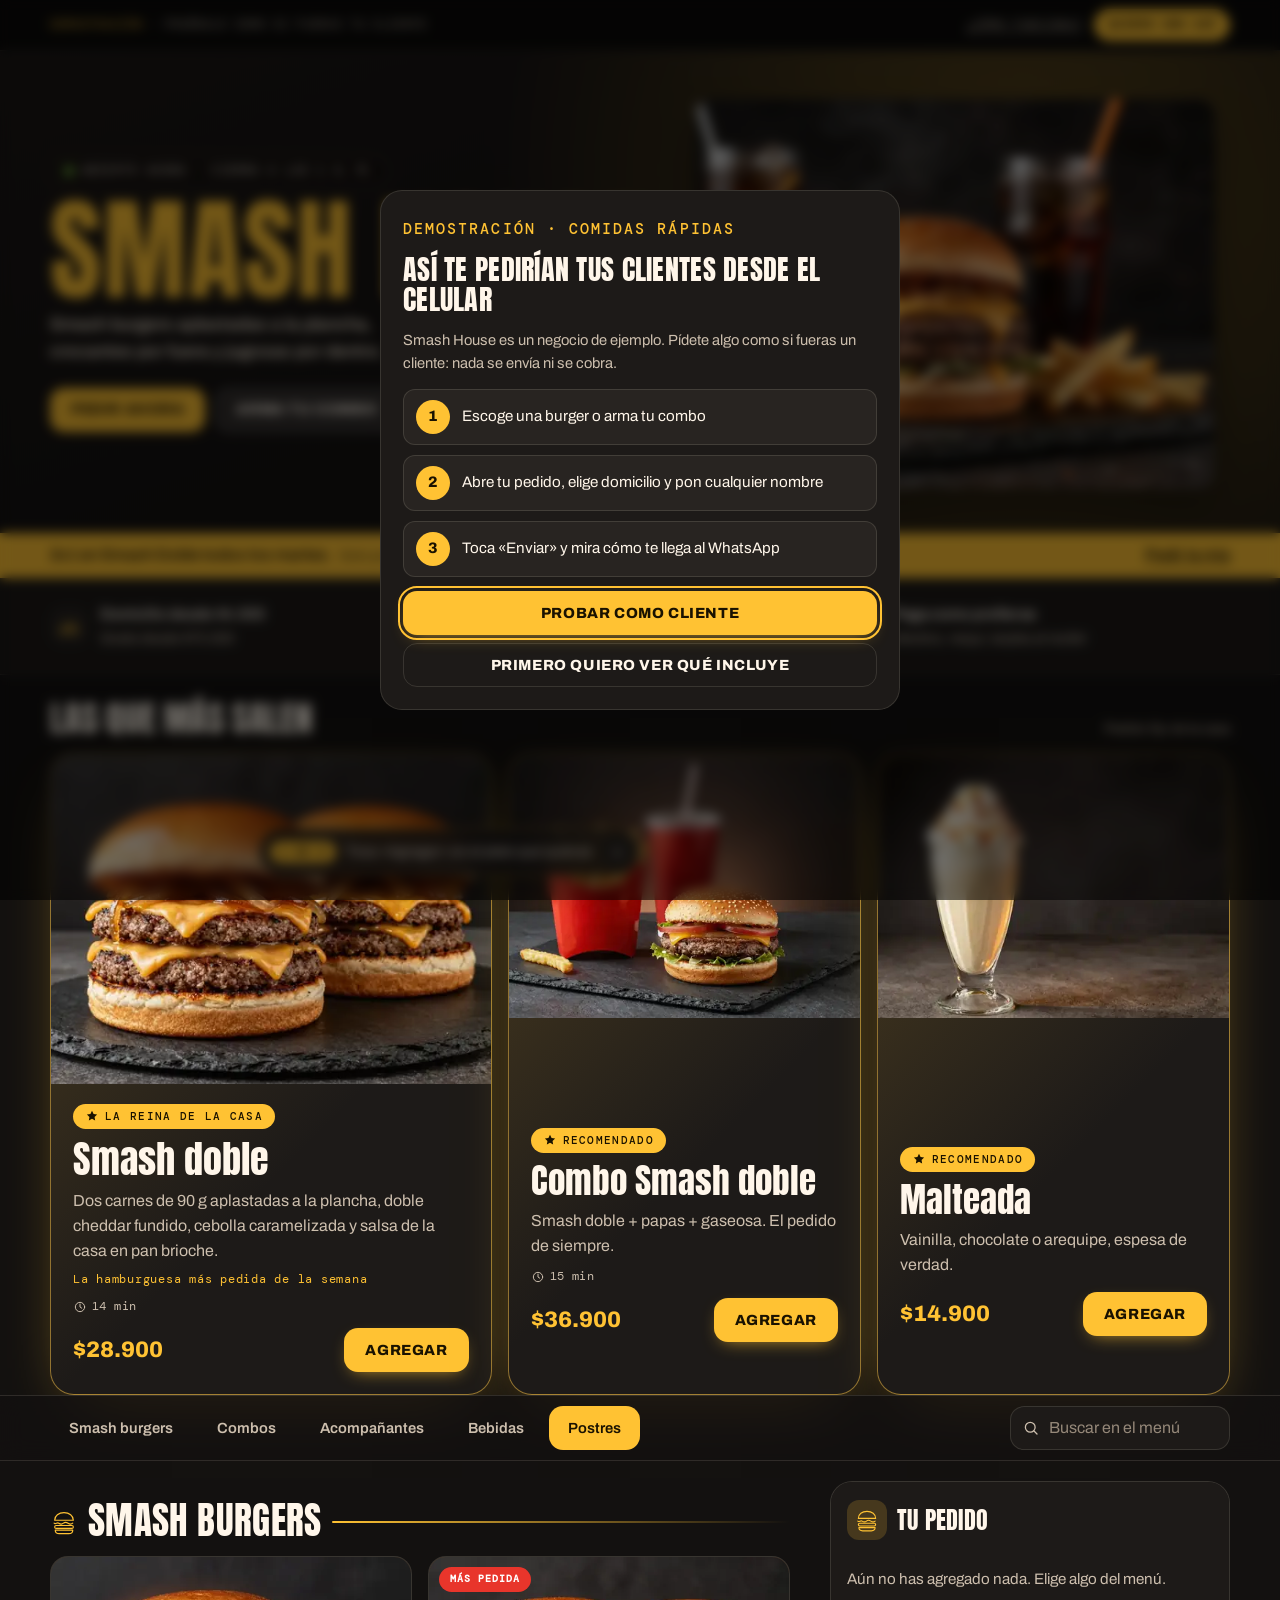
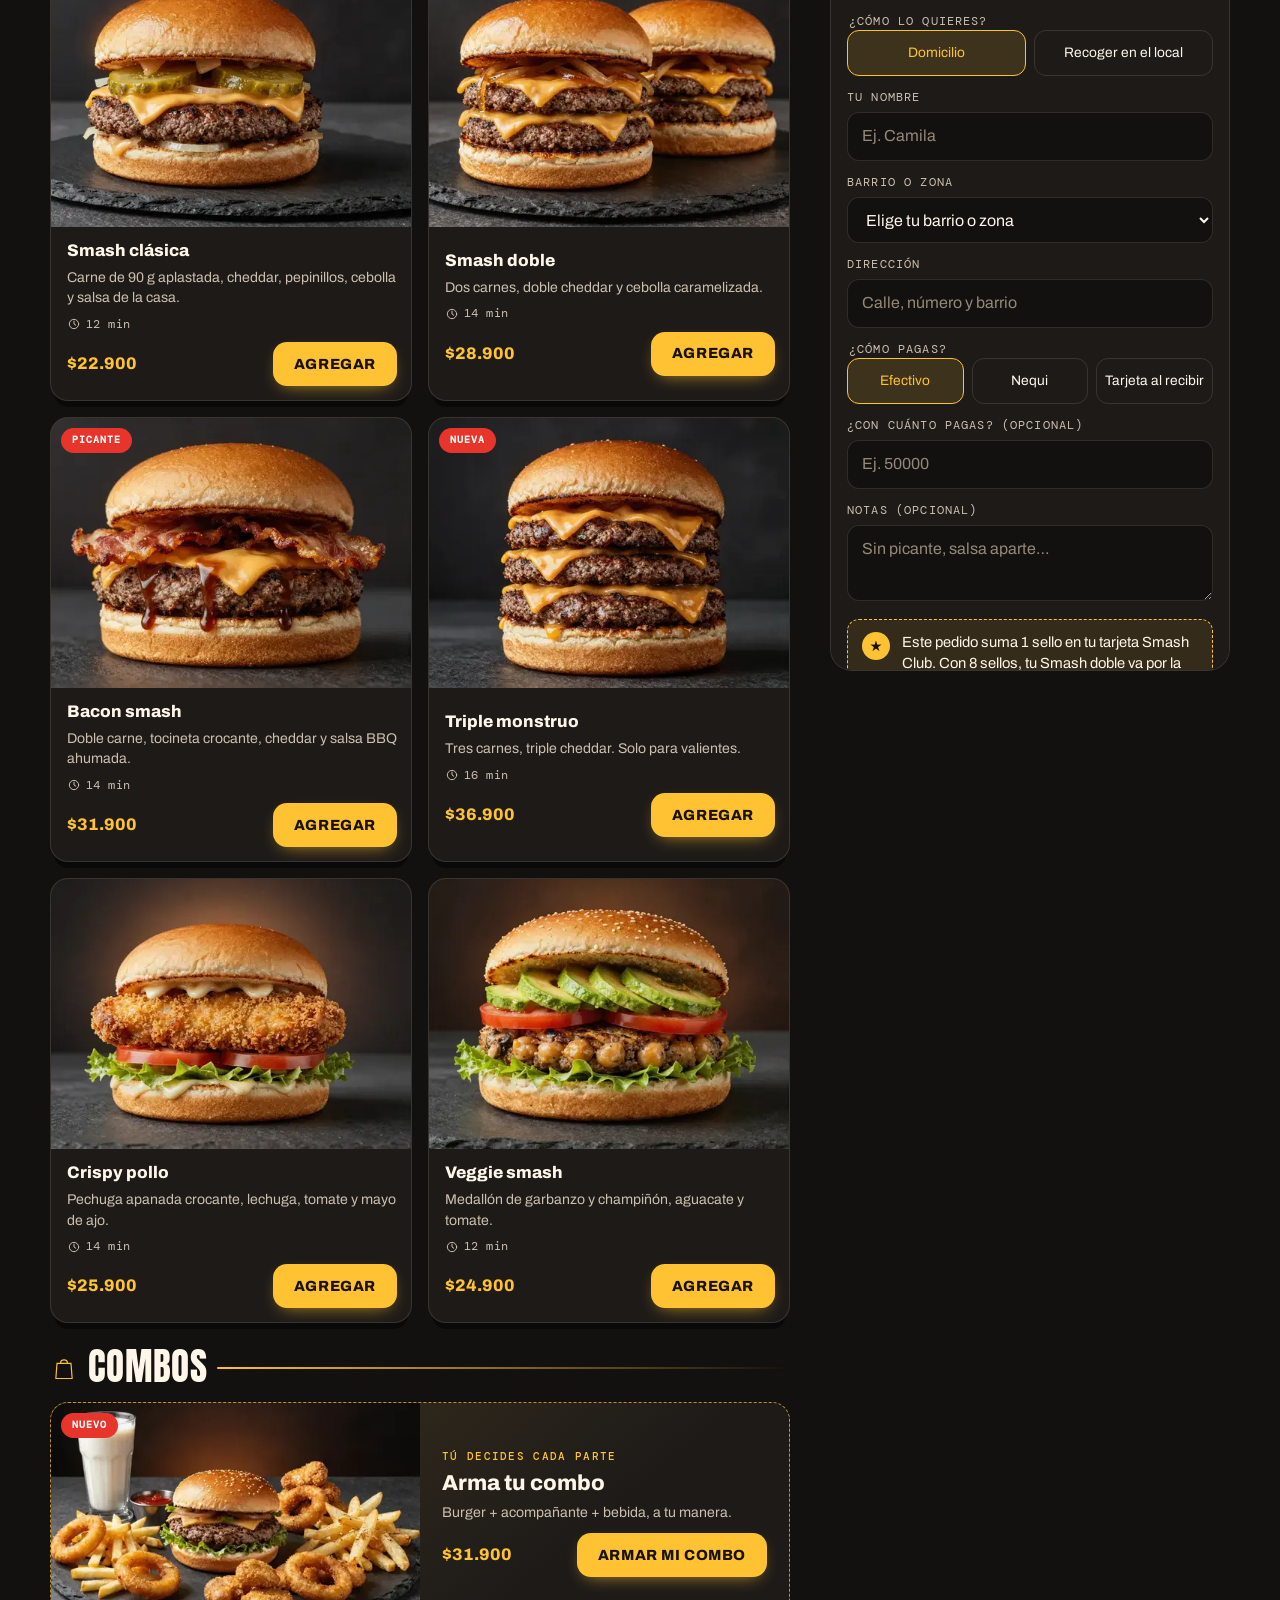
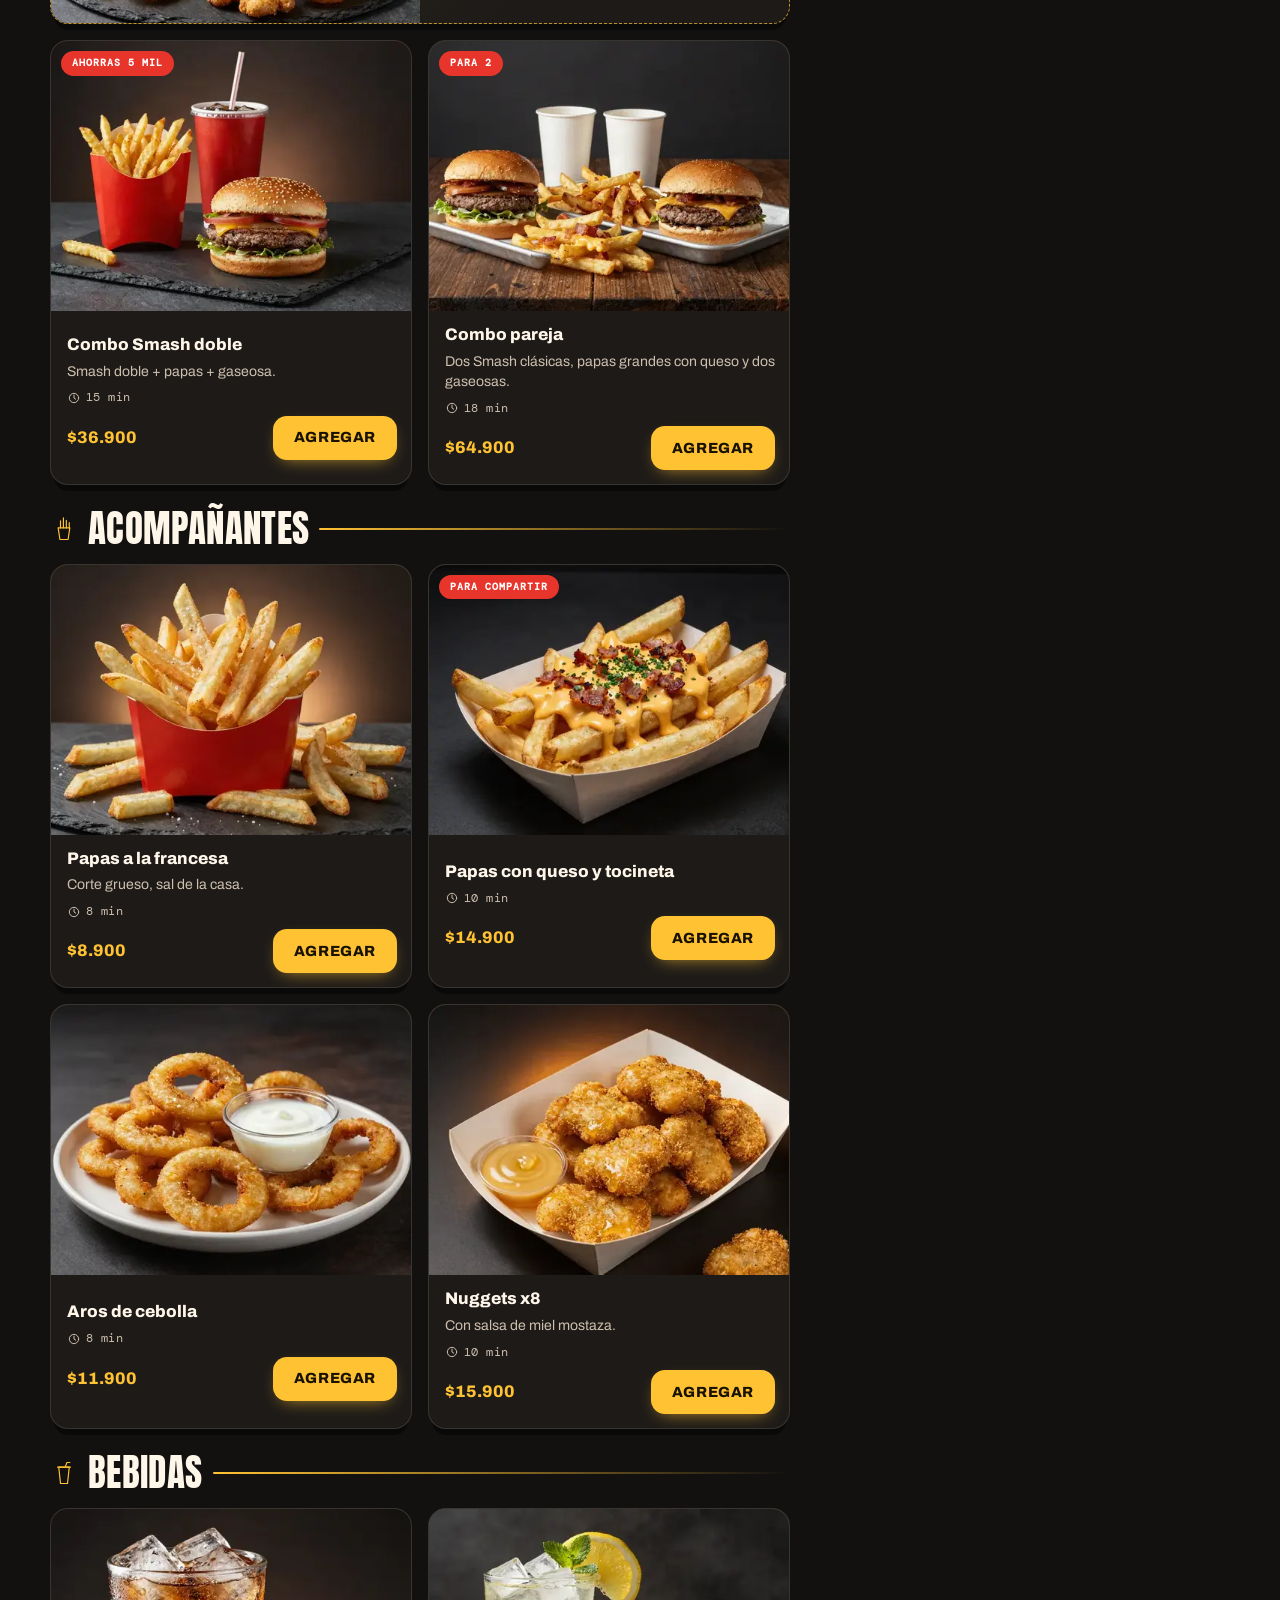
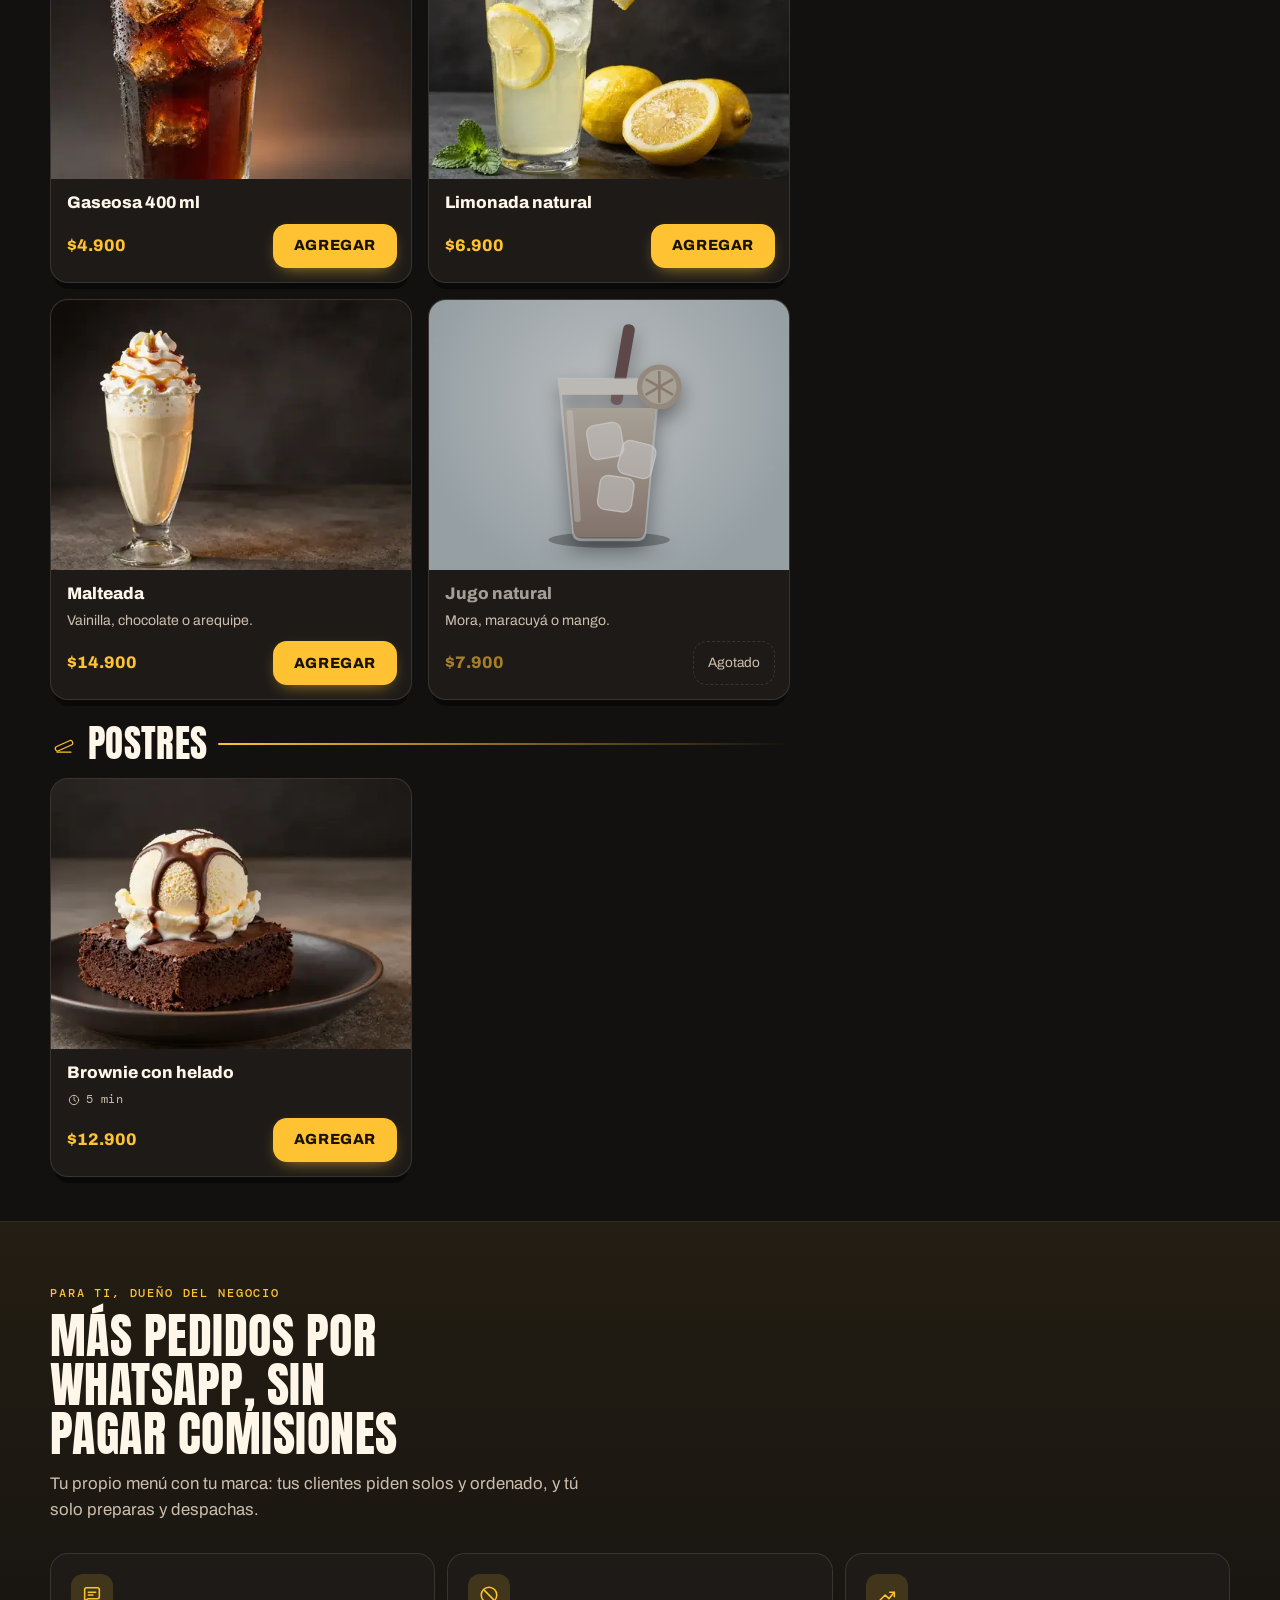
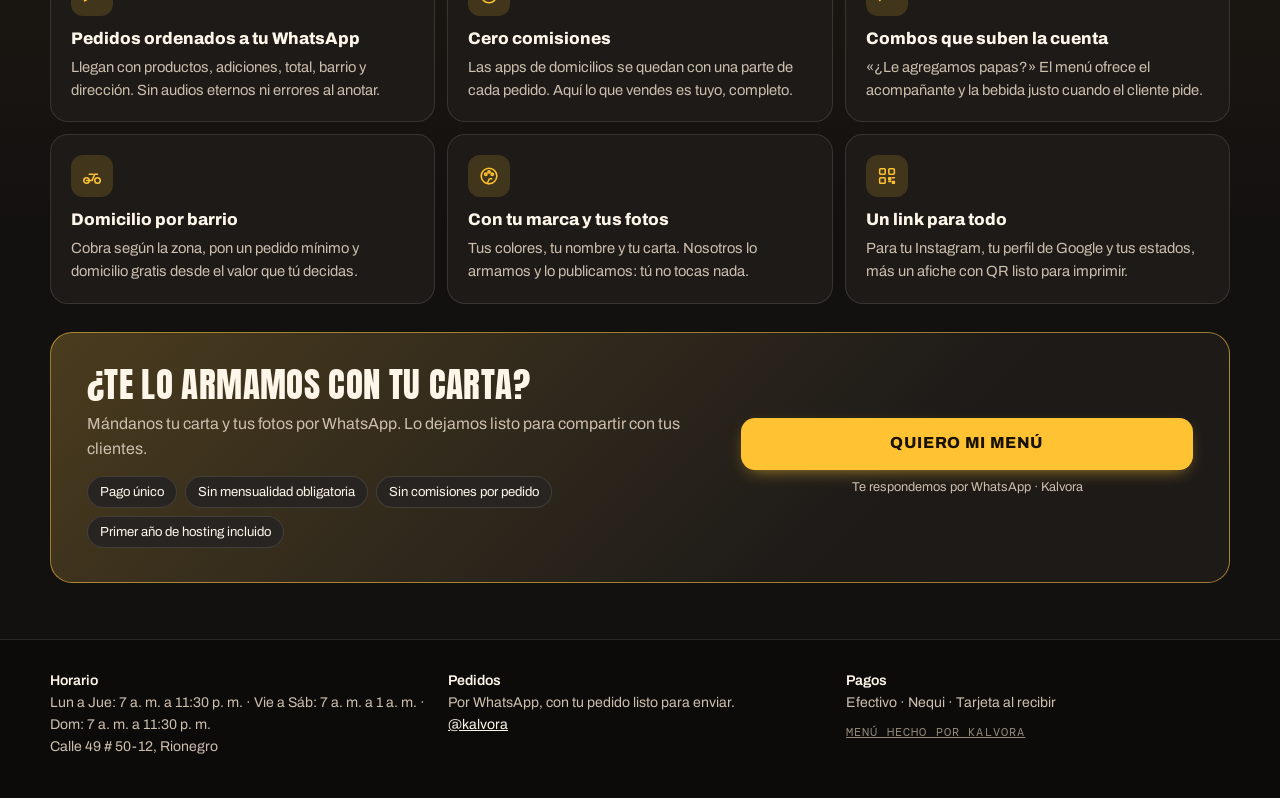
<file: comida-rapida/index.html>
<!doctype html>
<html lang="es">
<head>
<meta charset="utf-8">
<meta name="viewport" content="width=device-width,initial-scale=1,viewport-fit=cover">
<title>Smash House · Demo de menú digital de Kalvora</title>
<meta name="description" content="Pruébalo como si fueras tu cliente: así te llegarían los pedidos de tu negocio de comida rápida directo al WhatsApp.">
<meta name="theme-color" content="#131110">
<meta name="robots" content="noindex">
<meta property="og:type" content="website">
<meta property="og:title" content="Smash House · Demo de menú digital de Kalvora">
<meta property="og:description" content="Pruébalo como si fueras tu cliente: así te llegarían los pedidos de tu negocio de comida rápida directo al WhatsApp.">
<meta property="og:locale" content="es_CO">
<meta property="og:url" content="https://kalvora.com.co/demo/comida-rapida-k7q4/">
<meta property="og:image" content="https://kalvora.com.co/demo/comida-rapida-k7q4/fotos/portada.webp">
<meta name="twitter:card" content="summary_large_image">
<link rel="preload" as="image" href="fotos/min/portada.webp" fetchpriority="high">

<style>
@font-face{font-family:'Anton';font-style:normal;font-weight:400;font-display:swap;src:url([data-uri]) format('woff2')}
@font-face{font-family:'Archivo';font-style:normal;font-weight:400;font-display:swap;src:url([data-uri]) format('woff2')}
@font-face{font-family:'Archivo';font-style:normal;font-weight:600;font-display:swap;src:url([data-uri]) format('woff2')}
@font-face{font-family:'Archivo';font-style:normal;font-weight:800;font-display:swap;src:url([data-uri]) format('woff2')}
@font-face{font-family:'DM Mono';font-style:normal;font-weight:400;font-display:swap;src:url([data-uri]) format('woff2')}
@font-face{font-family:'DM Mono';font-style:normal;font-weight:500;font-display:swap;src:url([data-uri]) format('woff2')}
/* =====================================================================
   MOTOR: estructura y comportamiento visual del menú.
   NO se edita por cliente. Todo lo que cambia entre negocios (colores,
   tipografías, formas, portada) viene de variables que define el tema
   (carpeta /temas). Si necesitas otro look, crea un tema nuevo.
   ===================================================================== */
*,*::before,*::after{box-sizing:border-box}
html{-webkit-text-size-adjust:100%;scroll-behavior:smooth;scroll-padding-top:70px}
body{margin:0;background:var(--bg);color:var(--txt);font:400 16px/1.55 var(--f-body);padding-bottom:calc(92px + env(safe-area-inset-bottom,0px));overflow-x:clip;-webkit-font-smoothing:antialiased}
h1,h2,h3,p,ul,ol{margin:0}ul,ol{padding:0;list-style:none}
button,input,select,textarea{font:inherit;color:inherit}
button{cursor:pointer}
img{max-width:100%;display:block}
svg{display:block}
:focus-visible{outline:2px solid var(--acc);outline-offset:3px}
.sr-only{position:absolute;width:1px;height:1px;margin:-1px;overflow:hidden;clip:rect(0 0 0 0);white-space:nowrap}
.wrap{width:min(100% - 32px,1180px);margin-inline:auto}
[hidden]{display:none!important}
.h{font-family:var(--f-display);font-weight:var(--h-weight);text-transform:var(--h-case);letter-spacing:var(--h-track)}

/* Aviso de demo */
.aviso{background:var(--aviso-bg);border-bottom:1px solid var(--line);font:400 .72rem/1.5 var(--f-mono);letter-spacing:.06em;text-transform:uppercase;color:var(--muted)}
.aviso .wrap{display:flex;flex-wrap:wrap;gap:4px 14px;justify-content:space-between;padding-block:9px}
.aviso b{color:var(--acc);font-weight:400}
.aviso a{color:var(--txt)}

/* Portada */
.hero{position:relative;overflow:hidden;background:var(--hero-bg);color:var(--hero-ink)}
.hero::before{content:'';position:absolute;inset:0;background:radial-gradient(var(--hero-dots) 1.4px,transparent 1.6px) 0 0/22px 22px;opacity:.5;pointer-events:none}
.hero__picado{position:absolute;left:0;right:0;top:0;height:46px;background-repeat:repeat-x;background-size:300px 46px;pointer-events:none;z-index:1}
.hero .wrap{position:relative;display:grid;gap:24px;padding-block:36px 34px;align-items:center}
.hero--picado .wrap{padding-block:68px 34px}
.estado{display:inline-flex;align-items:center;gap:8px;width:fit-content;max-width:100%;padding:6px 14px;border-radius:999px;background:var(--estado-bg);font:400 .72rem/1.4 var(--f-mono);letter-spacing:.1em;text-transform:uppercase;color:var(--hero-ink)}
.estado::before{content:'';flex:none;width:8px;height:8px;border-radius:50%;background:var(--ok);box-shadow:0 0 0 3px color-mix(in srgb,var(--ok) 30%,transparent)}
.estado[data-abierto="false"]::before{background:var(--warn);box-shadow:0 0 0 3px color-mix(in srgb,var(--warn) 30%,transparent)}
.hero h1{margin-top:14px;font:var(--h-weight) clamp(2rem,5.4vw,3.5rem)/1 var(--f-display);text-transform:var(--h-case);letter-spacing:var(--h-track);overflow-wrap:anywhere;text-wrap:balance;text-shadow:var(--hero-shadow)}
.lema{margin-top:12px;max-width:40ch;color:var(--hero-muted);font-size:1.1rem}
.hero__botones{display:flex;flex-wrap:wrap;gap:10px;margin-top:22px}
.hero__arte{max-width:520px;width:100%;margin-inline:auto}
.hero__arte svg{width:100%;height:auto;filter:drop-shadow(0 22px 26px rgba(0,0,0,.35))}
.hero__arte img{width:100%;height:auto;aspect-ratio:4/3;object-fit:cover;border-radius:var(--r-card);box-shadow:0 22px 40px rgba(0,0,0,.35)}
@media (min-width:860px){.hero .wrap{padding-block:48px 44px}.hero--arte .wrap{grid-template-columns:1.05fr .95fr}.hero--picado .wrap{padding-block:76px 44px}}

/* Promo */
.promo{background:var(--acc);color:var(--acc-ink)}
.promo .wrap{display:flex;flex-wrap:wrap;align-items:center;justify-content:space-between;gap:6px 16px;padding-block:10px}
.promo p{font-weight:600}
.promo small{font-weight:400;opacity:.85;margin-left:8px}
.promo a{color:inherit;font-weight:600;text-decoration:underline;text-underline-offset:3px}

/* Datos rápidos */
.datos{background:var(--panel);border-bottom:1px solid var(--line)}
.datos .wrap{display:grid;gap:10px;padding-block:14px}
.dato{display:flex;align-items:center;gap:12px;color:var(--muted);font-size:.9rem;min-width:0}
.dato>div{min-width:0}
.dato b{display:block;color:var(--txt);font-weight:600;font-size:.95rem}
.dato i{flex:none;width:38px;height:38px;border-radius:12px;display:grid;place-items:center;background:var(--panel-2);color:var(--acc)}
.dato svg{width:22px;height:22px}
@media (min-width:700px){.datos .wrap{grid-template-columns:repeat(3,1fr)}}

/* Favoritos */
.favs{padding-block:26px 6px}
.titulo-sec{display:flex;align-items:baseline;justify-content:space-between;gap:12px;margin-bottom:14px}
.titulo-sec h2{font:var(--h-weight) 1.55rem/1.1 var(--f-display);text-transform:var(--h-case);letter-spacing:var(--h-track)}
.titulo-sec small{color:var(--muted);font-size:.85rem}
.favs__lista{display:flex;gap:14px;overflow-x:auto;padding:4px 2px 14px;scroll-snap-type:x proximity;scrollbar-width:thin}
.fav{flex:none;width:210px;scroll-snap-align:start;display:grid;border-radius:var(--r-card);overflow:hidden;background:var(--panel);border:1px solid var(--line);box-shadow:var(--shadow-card)}
.fav .img{aspect-ratio:5/3}
.fav__txt{padding:12px 14px 14px;display:grid;gap:8px}
.fav h3{font-size:1rem;font-weight:600}
.fav__fila{display:flex;align-items:center;justify-content:space-between;gap:8px}

/* Imagen de producto: foto real o ilustración sobre fondo de color */
.img{position:relative;display:grid;place-items:center;background:radial-gradient(circle at 50% 38%,var(--t1,var(--acc)) 0,var(--t2,var(--panel-2)) 78%);overflow:hidden;cursor:pointer}
.img::after{content:'';position:absolute;inset:0;background:radial-gradient(rgba(255,255,255,.10) 1.2px,transparent 1.4px) 0 0/16px 16px;opacity:.45;pointer-events:none}
.img svg{position:relative;z-index:1;width:84%;height:84%;filter:drop-shadow(0 10px 10px rgba(0,0,0,.4))}
.img--foto{background:var(--panel-2)}
.img--foto::after{display:none}
.img img{position:absolute;inset:0;width:100%;height:100%;object-fit:cover;opacity:0;transition:opacity .35s ease}
.img img.lista{opacity:1}

/* Categorías y buscador */
.tabs{position:sticky;top:env(safe-area-inset-top,0px);z-index:20;background:var(--tabs-bg);border-block:1px solid var(--line)}
@supports (backdrop-filter:blur(10px)){.tabs{backdrop-filter:blur(12px)}}
.tabs .wrap{display:flex;gap:10px;align-items:center;padding-block:10px}
.tabs__fila{display:flex;gap:6px;overflow-x:auto;scrollbar-width:none;flex:1;min-width:0;-webkit-mask-image:linear-gradient(90deg,#000 calc(100% - 36px),transparent);mask-image:linear-gradient(90deg,#000 calc(100% - 36px),transparent);padding-right:30px}  /* el borde que se desvanece avisa que hay más categorías */
.tabs__fila::-webkit-scrollbar{display:none}
.tab{flex:none;min-height:44px;padding:0 18px;border:1px solid transparent;border-radius:var(--r-btn);background:none;color:var(--muted);font-weight:500;font-size:.92rem}
.tab:hover{color:var(--txt)}
.tab[aria-current="true"]{background:var(--acc);color:var(--acc-ink);font-weight:600}
.buscar{flex:none;position:relative;width:min(220px,34vw)}
.buscar input{width:100%;min-height:44px;padding:0 14px 0 38px;border:1px solid var(--line);border-radius:var(--r-btn);background:var(--panel);color:var(--txt)}
.buscar input::placeholder{color:var(--placeholder)}
.buscar svg{position:absolute;left:12px;top:50%;width:18px;height:18px;margin-top:-9px;color:var(--muted);pointer-events:none}
@media (max-width:560px){.buscar{width:44px}.buscar input{padding:0;color:transparent}.buscar input:focus{position:fixed;left:16px;right:16px;top:8px;width:auto;z-index:60;padding:0 14px 0 38px;color:var(--txt);background:var(--panel-2)}.buscar input::placeholder{color:transparent}.buscar input:focus::placeholder{color:var(--placeholder)}}

/* Menú */
.layout{display:grid;gap:28px;padding-block:20px 40px}
.cat{scroll-margin-top:76px;padding-block:20px 4px}
.cat h2{display:flex;align-items:center;gap:10px;font:var(--h-weight) 1.6rem/1.1 var(--f-display);text-transform:var(--h-case);letter-spacing:var(--h-track);padding-bottom:14px}
.cat h2::after{content:'';flex:1;height:2px;border-radius:2px;background:linear-gradient(90deg,var(--acc),transparent)}
.cat__desc{margin:-6px 0 14px;color:var(--muted);font-size:.92rem}
.cat ul{display:grid;gap:14px}
.item{display:grid;grid-template-columns:128px 1fr;border-radius:var(--r-card);overflow:hidden;background:var(--panel);border:1px solid var(--line);box-shadow:var(--shadow-card);transition:border-color .2s,transform .2s}
.item:hover{border-color:color-mix(in srgb,var(--acc) 50%,transparent)}
.item .img{min-height:100%}
.item__cuerpo{padding:14px 14px 14px 16px;display:grid;gap:6px;align-content:start;min-width:0}
.item h3{font-size:1.05rem;font-weight:600;line-height:1.25}
.item__nombre{padding:0;border:0;background:none;font:inherit;text-align:left;color:inherit}
.item__nombre:hover{color:var(--acc)}
.item p{color:var(--muted);font-size:.88rem;line-height:1.45}
.precio{font-weight:600;font-size:1.05rem;font-variant-numeric:tabular-nums;color:var(--acc)}
.item__fila{display:flex;align-items:center;justify-content:space-between;gap:10px;margin-top:4px;flex-wrap:wrap}
.item__ctl{display:flex;align-items:center;gap:8px;flex-wrap:wrap;justify-content:flex-end}
.en-pedido{font:400 .72rem/1.3 var(--f-mono);letter-spacing:.06em;text-transform:uppercase;color:var(--acc)}
.tag{display:inline-block;margin-left:8px;padding:2px 9px;border-radius:999px;background:var(--acc-2);color:var(--acc-2-ink);font:400 .64rem/1.6 var(--f-mono);letter-spacing:.1em;text-transform:uppercase;vertical-align:2px;white-space:nowrap}
.item--agotado .img{filter:grayscale(.85) brightness(.8)}
.item--agotado h3,.item--agotado .precio{opacity:.6}
.agotado{display:inline-flex;align-items:center;min-height:44px;padding:0 14px;border:1px dashed var(--line);border-radius:var(--r-btn);color:var(--muted);font-size:.85rem}
@media (min-width:560px){
  .cat ul{grid-template-columns:repeat(2,1fr);gap:16px}
  .item{grid-template-columns:1fr}
  .item .img{aspect-ratio:4/3;min-height:0}
}
.sin-resultados{padding:30px 0;color:var(--muted)}

/* Botones */
.btn{display:inline-flex;align-items:center;justify-content:center;gap:8px;min-height:44px;padding:0 20px;border:1px solid transparent;border-radius:var(--r-btn);background:var(--acc);color:var(--acc-ink);font-weight:600;font-size:.92rem;text-decoration:none;text-align:center;transition:transform .15s,filter .2s}
.btn:hover{filter:brightness(1.07)}.btn:active{transform:scale(.97)}
.btn--ghost{background:none;border-color:var(--line);color:var(--txt)}
.btn--claro{background:var(--hero-btn-bg);color:var(--hero-btn-ink)}
.btn--oscuro{background:var(--hero-btn2-bg);color:var(--hero-btn2-ink);border-color:var(--hero-btn2-line)}
.btn--full{width:100%;min-height:54px;font-size:1rem}
.btn[disabled]{opacity:.45;cursor:not-allowed}
.qty{display:inline-flex;align-items:center;border:1px solid var(--acc);border-radius:var(--r-btn);overflow:hidden}
.qty button{width:40px;height:44px;border:0;background:none;color:var(--acc);font-size:1.25rem;line-height:1}
.qty button:hover{background:color-mix(in srgb,var(--acc) 14%,transparent)}
.qty output{min-width:26px;text-align:center;font-weight:600;font-variant-numeric:tabular-nums}

/* Pedido: panel lateral en computador, hoja inferior en celular */
.cart{position:fixed;inset:auto 0 0 0;z-index:40;max-height:92dvh;overflow:auto;padding:18px 16px calc(22px + env(safe-area-inset-bottom,0px));background:var(--panel);border:1px solid var(--line);border-radius:22px 22px 0 0;transform:translateY(105%);visibility:hidden;transition:transform .35s cubic-bezier(.16,1,.3,1),visibility 0s .35s}
.cart.open{transform:none;visibility:visible;transition:transform .35s cubic-bezier(.16,1,.3,1)}
.cart__top{display:flex;justify-content:space-between;align-items:center;margin-bottom:6px}
.cart h2{font:var(--h-weight) 1.5rem/1 var(--f-display);text-transform:var(--h-case);letter-spacing:var(--h-track)}
.cart__x{width:44px;height:44px;border:1px solid var(--line);border-radius:50%;background:none;font-size:1.3rem}
.vacio{padding:22px 0 8px;color:var(--muted);font-size:.95rem}
.repetir{margin:6px 0 14px}
.fideli{display:flex;gap:12px;align-items:flex-start;margin-top:18px;padding:12px 14px;border:1px dashed var(--acc);border-radius:var(--r-input,12px);background:color-mix(in srgb,var(--acc) 10%,transparent);font-size:.92rem;line-height:1.4}
.fideli__ico{flex:none;width:28px;height:28px;border-radius:50%;display:grid;place-items:center;background:var(--acc);color:var(--acc-ink);font-size:.9rem}
.fideli__txt{display:grid;gap:4px}
.fideli__link{color:var(--acc);font-weight:600}
.lineas li{display:grid;grid-template-columns:1fr auto;gap:4px 12px;padding-block:12px;border-bottom:1px solid var(--line)}
.lineas b{font-weight:500}.lineas .linea__precio{text-align:right;font-variant-numeric:tabular-nums}
.lineas .qty{grid-column:1;justify-self:start;transform:scale(.88);transform-origin:left}
.lineas small{grid-column:1/-1;color:var(--muted);font-size:.8rem}
.fondo{position:fixed;inset:0;z-index:35;background:rgba(0,0,0,.62)}
.campo{display:grid;gap:6px;margin-top:14px}
.campo label,.campo legend{font:400 .72rem/1.4 var(--f-mono);letter-spacing:.1em;text-transform:uppercase;color:var(--muted)}
.campo input[type=text],.campo textarea,.campo select{width:100%;min-height:46px;padding:11px 14px;background:var(--bg);border:1px solid var(--line);border-radius:var(--r-input)}
.campo select{appearance:auto}
.campo textarea{min-height:76px;resize:vertical}
.campo input::placeholder,.campo textarea::placeholder{color:var(--placeholder)}
fieldset.campo{border:0;padding:0;margin-inline:0;min-width:0}
.tipos{display:grid;grid-template-columns:1fr 1fr;gap:8px}
.tipos--3{grid-template-columns:repeat(3,1fr)}
.tipos--1{grid-template-columns:1fr}
.tipos label{display:grid;place-items:center;text-align:center;min-height:46px;padding:6px;border:1px solid var(--line);border-radius:var(--r-input);text-transform:none;letter-spacing:0;font:500 .86rem/1.25 var(--f-body);color:var(--txt);cursor:pointer}
.tipos input{position:absolute;opacity:0;pointer-events:none}
.tipos label:has(input:checked){border-color:var(--acc);background:color-mix(in srgb,var(--acc) 14%,transparent);color:var(--acc)}
.tipos label:has(input:focus-visible){outline:2px solid var(--acc);outline-offset:3px}

/* Sugerencias en el pedido */
.sugs{margin-top:16px;padding-top:14px;border-top:1px solid var(--line)}
.sugs__t{font:400 .72rem/1.4 var(--f-mono);letter-spacing:.1em;text-transform:uppercase;color:var(--muted);margin-bottom:10px}
.sugs ul{display:grid;gap:8px}
.sug{display:grid;grid-template-columns:56px 1fr auto;gap:12px;align-items:center;padding:8px;border:1px solid var(--line);border-radius:var(--r-input);background:var(--bg)}
.sug .img{width:56px;height:56px;border-radius:10px}
.sug .img svg{width:90%;height:90%}
.sug b{display:block;font-weight:600;font-size:.92rem;line-height:1.25}
.sug span{color:var(--acc);font-size:.88rem;font-variant-numeric:tabular-nums}
.sug .btn{min-height:40px;padding:0 14px}

.totales{display:grid;gap:6px;margin-block:18px 14px;font-variant-numeric:tabular-nums}
.totales div{display:flex;justify-content:space-between;gap:12px;color:var(--muted)}
.totales .total{color:var(--txt);font-size:1.25rem;font-weight:600;padding-top:8px;border-top:1px solid var(--line)}
.totales .devuelta{color:var(--acc);font-size:.9rem}
.totales .aviso-envio{display:block;color:var(--acc);font-size:.85rem}
.aviso-cerrado{margin-top:12px;padding:10px 14px;border:1px dashed var(--warn);border-radius:var(--r-input);font-size:.88rem}
.error{min-height:1.3em;margin-bottom:8px;color:var(--error);font-size:.88rem}
.nota{margin-top:12px;color:var(--muted);font-size:.8rem;text-align:center}

/* Barra inferior (celular) */
.barra{position:fixed;left:16px;right:16px;bottom:calc(14px + env(safe-area-inset-bottom,0px));z-index:30;display:flex;justify-content:space-between;align-items:center;gap:12px;min-height:58px;padding:0 24px;border:0;border-radius:var(--r-btn);background:var(--acc);color:var(--acc-ink);font-weight:600;box-shadow:0 12px 34px rgba(0,0,0,.45)}
.barra span:last-child{font-variant-numeric:tabular-nums}

/* Ventanas: producto y demo */
dialog{width:min(94vw,520px);max-height:92dvh;padding:0;border:1px solid var(--line);border-radius:22px;background:var(--panel);color:var(--txt);overflow:auto}
dialog::backdrop{background:rgba(0,0,0,.7)}
.dlg{padding:24px 20px 20px;display:grid;gap:14px}
.dlg h2{font:var(--h-weight) 1.4rem/1.1 var(--f-display);text-transform:var(--h-case);letter-spacing:var(--h-track)}
.dlg p{color:var(--muted);font-size:.92rem}
.chat{max-height:42dvh;overflow:auto;white-space:pre-wrap;word-break:break-word;margin:0;padding:14px 16px;border-radius:14px 14px 14px 4px;background:var(--panel-2);border:1px solid var(--line);font:400 .86rem/1.55 var(--f-body);color:var(--txt)}
.dlg .acciones{display:grid;gap:8px}
.prod{position:relative}
.prod__img{aspect-ratio:16/10;border-radius:0}
.prod__img svg{width:70%;height:90%}
.prod__x{position:absolute;right:12px;top:12px;z-index:3;width:44px;height:44px;border:0;border-radius:50%;background:rgba(0,0,0,.55);color:#fff;font-size:1.3rem}
.prod__cuerpo{padding:18px 20px 20px;display:grid;gap:6px}
.prod__cuerpo h2{font:var(--h-weight) 1.5rem/1.15 var(--f-display);text-transform:var(--h-case);letter-spacing:var(--h-track)}
.prod__desc{color:var(--muted);font-size:.95rem}
.grupo{margin-top:12px;display:grid;gap:8px;border:0;padding:0;min-width:0}
.grupo legend{display:flex;justify-content:space-between;gap:10px;width:100%;padding:0;font-weight:600}
.grupo legend small{font:400 .68rem/1.6 var(--f-mono);letter-spacing:.08em;text-transform:uppercase;color:var(--muted)}
.grupo legend small.req{color:var(--acc)}
.opc{display:grid;grid-template-columns:auto 1fr auto;gap:12px;align-items:center;min-height:48px;padding:6px 14px;border:1px solid var(--line);border-radius:var(--r-input);cursor:pointer;background:var(--bg)}
.opc:has(input:checked){border-color:var(--acc);background:color-mix(in srgb,var(--acc) 12%,transparent)}
.opc:has(input:focus-visible){outline:2px solid var(--acc);outline-offset:3px}
.opc input{width:20px;height:20px;accent-color:var(--acc)}
.opc span:last-child{color:var(--muted);font-variant-numeric:tabular-nums;font-size:.9rem}
.opc[aria-disabled="true"]{opacity:.45;cursor:not-allowed}
.prod__pie{position:sticky;bottom:0;display:flex;gap:12px;align-items:center;padding:14px 20px calc(14px + env(safe-area-inset-bottom,0px));border-top:1px solid var(--line);background:var(--panel)}
.prod__pie .btn{flex:1}
.prod__error{color:var(--error);font-size:.88rem;min-height:1.2em;padding:0 20px}

/* Aviso breve */
.toast{position:fixed;left:50%;bottom:calc(90px + env(safe-area-inset-bottom,0px));transform:translate(-50%,12px);z-index:80;max-width:min(92vw,420px);padding:10px 18px;border-radius:var(--r-btn);background:var(--txt);color:var(--bg);font-size:.9rem;font-weight:500;opacity:0;pointer-events:none;transition:opacity .25s,transform .25s}
.toast.on{opacity:1;transform:translate(-50%,0)}

footer{padding-block:30px 40px;background:var(--footer-bg);border-top:1px solid var(--line);color:var(--muted);font-size:.88rem}
footer .wrap{display:grid;gap:14px}
footer b{display:block;color:var(--txt);font-weight:600}
footer a{color:var(--txt)}
@media (min-width:760px){footer .wrap{grid-template-columns:repeat(3,1fr)}}
.hecho{margin-top:10px;font:400 .72rem/1.5 var(--f-mono);letter-spacing:.1em;text-transform:uppercase;color:var(--placeholder)}
.hecho a{color:inherit}

@media (min-width:1000px){
  body{padding-bottom:0}
  .layout{grid-template-columns:minmax(0,1fr) 400px;gap:40px;align-items:start}
  .cart{position:sticky;inset:auto;top:84px;max-height:calc(100dvh - 110px);transform:none;visibility:visible;border-radius:22px}
  .barra,.fondo,.cart__x{display:none!important}
  .toast{bottom:28px}
}
@media (prefers-reduced-motion:reduce){html{scroll-behavior:auto}*{transition:none!important}}

/* =====================================================================
   CAPA PREMIUM: vidrio, movimiento y detalles finos.
   Los temas pueden ajustar --glass-* si lo necesitan.
   ===================================================================== */
:root{
  --glass-bg:color-mix(in srgb,var(--panel) 62%,transparent);
  --glass-line:color-mix(in srgb,var(--txt) 14%,transparent);
  --glass-dark:rgba(16,12,10,.44);
  --glass-dark-line:rgba(255,255,255,.22);
  --ease-out:cubic-bezier(.16,1,.3,1);
  --ease-pop:cubic-bezier(.34,1.56,.64,1);
}
.estado,.btn--oscuro,.prod__x,.img__tag,.toast{-webkit-backdrop-filter:blur(14px) saturate(1.5);backdrop-filter:blur(14px) saturate(1.5)}
.estado{background:var(--glass-dark);border:1px solid var(--glass-dark-line)}
.btn--oscuro{background:rgba(255,255,255,.12);border-color:rgba(255,255,255,.28);color:var(--hero-ink)}
.prod__x{background:var(--glass-dark);border:1px solid var(--glass-dark-line)}

/* Botones con brillo que pasa al tocar */
.btn{position:relative;overflow:hidden;transition:transform .18s var(--ease-pop),filter .2s,box-shadow .25s}
.btn:not(.btn--ghost):not(.btn--oscuro):not(.btn--claro){box-shadow:0 6px 18px -8px color-mix(in srgb,var(--acc) 80%,transparent)}
.btn::after{content:'';position:absolute;inset:0;background:linear-gradient(110deg,transparent 30%,rgba(255,255,255,.35) 50%,transparent 70%);transform:translateX(-120%);pointer-events:none}
.btn:hover::after{transform:translateX(120%);transition:transform .7s var(--ease-out)}
.btn:active{transform:scale(.95)}

/* Etiqueta en vidrio sobre la foto */
.img__tag{position:absolute;left:10px;top:10px;z-index:2;padding:4px 10px;border-radius:999px;background:var(--glass-dark);border:1px solid var(--glass-dark-line);color:#fff;font:500 .62rem/1.5 var(--f-mono);letter-spacing:.1em;text-transform:uppercase;max-width:calc(100% - 20px);text-align:center}
@media (max-width:559px){.item .img__tag{left:6px;top:6px;max-width:calc(100% - 12px);padding:3px 8px;font-size:.56rem;letter-spacing:.06em}}
.item .img svg{transition:transform .45s var(--ease-out)}
.item:hover .img svg,.item:hover .img img{transform:scale(1.06) rotate(-1.5deg)}
.item .img img{transition:transform .5s var(--ease-out)}
.item{transition:border-color .2s,translate .3s var(--ease-out),box-shadow .3s}
@media (hover:hover){.item:hover{translate:0 -3px;box-shadow:0 18px 40px -18px rgba(0,0,0,.55)}}

/* Los platos aparecen suave al bajar */
@supports (animation-timeline:view()){
  .item,.fav{animation:aparece linear both;animation-timeline:view();animation-range:entry 0% entry 35%}
}
@keyframes aparece{from{opacity:0;transform:translateY(22px) scale(.98)}to{opacity:1;transform:none}}

/* Recomendado de la casa */
.reco{padding-top:26px}
.reco__card{position:relative;display:grid;border-radius:calc(var(--r-card) + 6px);overflow:hidden;background:linear-gradient(135deg,color-mix(in srgb,var(--acc) 22%,var(--panel)),var(--panel) 60%);border:1px solid color-mix(in srgb,var(--acc) 45%,var(--line));box-shadow:0 24px 60px -30px color-mix(in srgb,var(--acc) 70%,transparent)}
.reco__card::before{content:'';position:absolute;inset:-40% -10% auto auto;width:60%;aspect-ratio:1;border-radius:50%;background:radial-gradient(color-mix(in srgb,var(--acc) 35%,transparent),transparent 65%);pointer-events:none}
.reco__img{aspect-ratio:16/10}
.reco__img svg{width:72%;height:88%;animation:flota 5s ease-in-out infinite}
@keyframes flota{50%{transform:translateY(-8px) rotate(-1.5deg)}}
.reco__txt{position:relative;padding:20px 20px 22px;display:grid;gap:8px;align-content:center}
.reco__eyebrow{display:inline-flex;align-items:center;gap:6px;width:fit-content;padding:5px 12px;border-radius:999px;background:var(--acc);color:var(--acc-ink);font:500 .68rem/1.4 var(--f-mono);letter-spacing:.12em;text-transform:uppercase}
.reco__eyebrow svg{width:14px;height:14px}
.reco h2{font:var(--h-weight) clamp(1.6rem,4vw,2.3rem)/1.05 var(--f-display);text-transform:var(--h-case);letter-spacing:var(--h-track)}
.reco__desc{color:var(--muted)}
.reco__prueba{font:400 .78rem/1.4 var(--f-mono);letter-spacing:.06em;color:var(--acc)}
.reco__fila{display:flex;align-items:center;justify-content:space-between;gap:12px;flex-wrap:wrap;margin-top:6px}
.reco .precio{font-size:1.4rem}
@media (min-width:760px){.reco__card{grid-template-columns:1.1fr 1fr}.reco__img{aspect-ratio:auto;min-height:280px}.reco__txt{padding:28px 32px}}

/* Arma tu combo */
.armable__eyebrow{display:block;font:500 .68rem/1.4 var(--f-mono);letter-spacing:.12em;text-transform:uppercase;color:var(--acc)}
.item--armable{border:1.5px dashed color-mix(in srgb,var(--acc) 70%,transparent);background:linear-gradient(140deg,color-mix(in srgb,var(--acc) 16%,var(--panel)),var(--panel) 70%)}
@media (min-width:560px){.item--armable{grid-column:1/-1;grid-template-columns:1fr 1fr}.item--armable .img{aspect-ratio:auto;min-height:220px}.item--armable .item__cuerpo{align-content:center;padding:22px}.item--armable h3{font-size:1.35rem}}
.pasos{display:grid;grid-auto-flow:column;grid-auto-columns:1fr;gap:6px;margin:10px 0 2px;counter-reset:paso}
.pasos li{display:grid;gap:6px;font:400 .66rem/1.3 var(--f-mono);letter-spacing:.06em;text-transform:uppercase;color:var(--muted);min-width:0}
.pasos li::before{content:'';height:5px;border-radius:5px;background:var(--line);transition:background .35s var(--ease-out)}
.pasos li span{overflow:hidden;text-overflow:ellipsis;white-space:nowrap}
.pasos li.hecho{color:var(--acc)}
.pasos li.hecho::before{background:var(--acc)}
.paso-n{display:inline-grid;place-items:center;width:24px;height:24px;margin-right:8px;border-radius:50%;background:var(--acc);color:var(--acc-ink);font:600 .8rem/1 var(--f-body)}
.prod--armable .grupo legend{align-items:center;justify-content:flex-start}
.prod--armable .grupo legend small{margin-left:auto}
.prod--armable .grupo{scroll-margin-top:16px}

/* Ventana del plato: entra suave; en celular sube como hoja */
dialog[open]{animation:abre .42s var(--ease-out)}
dialog::backdrop{background:rgba(0,0,0,.55);-webkit-backdrop-filter:blur(6px);backdrop-filter:blur(6px)}
dialog[open]::backdrop{animation:velo .3s ease}
@keyframes abre{from{opacity:0;transform:translateY(26px) scale(.96)}}
@keyframes velo{from{opacity:0}}
.prod__pie{background:var(--glass-bg);-webkit-backdrop-filter:blur(16px) saturate(1.4);backdrop-filter:blur(16px) saturate(1.4)}
.opc{transition:border-color .2s,background .2s,transform .15s}
.opc:active{transform:scale(.985)}
@media (max-width:600px){
  #prod{width:100%;max-width:100%;margin:auto 0 0;border-radius:24px 24px 0 0;border-bottom:0;max-height:94dvh}
  #prod[open]{animation:sube .45s var(--ease-out)}
  @keyframes sube{from{transform:translateY(100%)}}
}

/* Pedido flotante: el símbolo del negocio que se va llenando */
.barra{left:50%;right:auto;transform:translateX(-50%);width:min(calc(100% - 32px),460px);padding:0 8px 0 8px;gap:12px;justify-content:flex-start;background:var(--glass-bg);color:var(--txt);border:1px solid var(--glass-line);-webkit-backdrop-filter:blur(18px) saturate(1.6);backdrop-filter:blur(18px) saturate(1.6);box-shadow:0 18px 40px -12px rgba(0,0,0,.55);animation:entraBarra .5s var(--ease-pop)}
@keyframes entraBarra{from{transform:translate(-50%,120%)}}
.barra__ico{position:relative;flex:none;width:46px;height:46px;border-radius:50%;display:grid;place-items:center;overflow:hidden;background:color-mix(in srgb,var(--acc) 22%,var(--panel-2));color:var(--txt);isolation:isolate}
.barra__ico svg{width:28px;height:28px;position:relative;z-index:1}
.barra__nivel{position:absolute;inset:auto 0 0 0;height:calc(var(--nivel,0) * 100%);background:var(--acc);transition:height .6s var(--ease-pop);z-index:0}
.barra__nivel::before{content:'';position:absolute;left:-25%;right:-25%;top:-5px;height:10px;border-radius:45%;background:var(--acc);animation:ola 2.4s linear infinite}
@keyframes ola{to{transform:translateX(18%)}}
.barra__ico:has(.barra__nivel) svg{color:var(--txt)}
.barra__n{position:absolute;right:0;top:0;z-index:2;min-width:20px;height:20px;padding:0 5px;border-radius:999px;background:var(--acc-2);color:var(--acc-2-ink);font:600 .72rem/20px var(--f-body);text-align:center;box-shadow:0 0 0 2px var(--panel)}
.barra__txt{flex:1;text-align:left;font-weight:600}
.barra__total{padding:10px 16px;border-radius:999px;background:var(--acc);color:var(--acc-ink);font-weight:700;font-variant-numeric:tabular-nums}
.rebote{animation:rebote .55s var(--ease-pop)}
@keyframes rebote{30%{transform:scale(1.28) rotate(-8deg)}60%{transform:scale(.92) rotate(4deg)}}
.rebote .barra__n{animation:rebote .55s var(--ease-pop) .05s}
.cart h2{display:flex;align-items:center;gap:10px}
.cart__ico{display:grid;place-items:center;width:40px;height:40px;border-radius:12px;background:color-mix(in srgb,var(--acc) 18%,transparent);color:var(--acc)}
.cart__ico svg{width:26px;height:26px}
.vuelo{position:fixed;left:0;top:0;z-index:90;width:64px;height:64px;border-radius:50%;overflow:hidden;display:grid;place-items:center;pointer-events:none;box-shadow:0 10px 30px rgba(0,0,0,.45),0 0 0 3px var(--acc);background:var(--panel-2) center/cover}
.vuelo svg{width:88%;height:88%}
.vuelo img{width:100%;height:100%;object-fit:cover}
.toast{width:max-content;background:var(--glass-dark);color:#fff;border:1px solid var(--glass-dark-line)}
/* =====================================================================
   VENTAS: chef's picks, oferta al agregar, tiempos, carta, reservas,
   editor de la demo.
   ===================================================================== */
.hero h1{-webkit-user-select:none;user-select:none;-webkit-tap-highlight-color:transparent}

/* Datos del plato: etiqueta y tiempo */
.item__meta{display:flex;flex-wrap:wrap;align-items:center;gap:6px 12px;margin-top:2px}
.meta__tiempo{display:inline-flex;align-items:center;gap:5px;color:var(--muted);font:400 .74rem/1.3 var(--f-mono);letter-spacing:.04em}
.meta__tiempo svg{width:14px;height:14px}
.meta__tag{padding:2px 9px;border-radius:999px;border:1px solid color-mix(in srgb,var(--acc) 55%,transparent);color:var(--acc);font:500 .64rem/1.6 var(--f-mono);letter-spacing:.1em;text-transform:uppercase}

/* Modo carta: lista tipográfica, sin fotos (restaurantes) */
.item--carta{grid-template-columns:1fr;background:none;border:0;border-bottom:1px solid var(--line);border-radius:0;box-shadow:none;overflow:visible}
.item--carta .item__cuerpo{padding:16px 0 18px}
@media (hover:hover){.item--carta:hover{translate:none;box-shadow:none}}
.item--carta h3{font:var(--h-weight) 1.25rem/1.25 var(--f-display);letter-spacing:var(--h-track)}
.item--carta .item__fila{margin-top:8px}
@media (min-width:560px){.cat ul:has(> .item--carta){grid-template-columns:1fr 1fr;column-gap:40px;row-gap:0}}

/* Chef's picks: varios destacados */
.reco__grid{display:grid;gap:16px}
@media (min-width:760px){
  .reco__grid--2{grid-template-columns:1fr 1fr}
  .reco__grid--3{grid-template-columns:1.25fr 1fr 1fr}
  .reco__grid .reco__card{grid-template-columns:1fr}
  .reco__grid .reco__img{min-height:0;aspect-ratio:4/3}
  .reco__grid .reco__txt{padding:20px 22px 22px}
}
.reco__grid h3{font:var(--h-weight) 1.35rem/1.15 var(--f-display);text-transform:var(--h-case);letter-spacing:var(--h-track)}
.reco__card--grande h3{font-size:1.6rem}

/* Oferta al agregar */
.upsell{position:fixed;z-index:45;left:50%;bottom:calc(86px + env(safe-area-inset-bottom,0px));transform:translateX(-50%);width:min(calc(100% - 32px),440px);display:grid;grid-template-columns:58px 1fr;gap:8px 12px;align-items:center;padding:12px;border-radius:calc(var(--r-card) + 2px);background:var(--glass-bg);border:1px solid var(--glass-line);-webkit-backdrop-filter:blur(18px) saturate(1.6);backdrop-filter:blur(18px) saturate(1.6);box-shadow:0 20px 50px -12px rgba(0,0,0,.6);animation:entraOferta .45s var(--ease-pop)}
.upsell.sale{animation:saleOferta .25s ease forwards}
@keyframes entraOferta{from{opacity:0;transform:translate(-50%,24px) scale(.96)}}
@keyframes saleOferta{to{opacity:0;transform:translate(-50%,16px)}}
.upsell__img .img{width:58px;height:58px;border-radius:12px}
.upsell__img .img svg{width:90%;height:90%}
.upsell__txt p{font-weight:600;line-height:1.3}
.upsell__txt small{color:var(--acc);font-variant-numeric:tabular-nums}
.upsell__acc{grid-column:1/-1;display:grid;grid-template-columns:1fr auto;gap:8px}
.upsell__no{min-height:44px;padding:0 14px;border:1px solid var(--line);border-radius:var(--r-btn);background:none;color:var(--muted);font-size:.88rem}
@media (min-width:1000px){.upsell{left:auto;right:calc(400px + max(16px,(100vw - 1180px)/2) + 40px);transform:none;bottom:28px;animation-name:entraOfertaD}.upsell.sale{animation-name:saleOfertaD}}
@keyframes entraOfertaD{from{opacity:0;transform:translateY(24px) scale(.96)}}
@keyframes saleOfertaD{to{opacity:0;transform:translateY(16px)}}

/* Banda de reservas */
.reserva-band{padding-top:22px}
.reserva-band .wrap{display:flex;flex-wrap:wrap;align-items:center;justify-content:space-between;gap:16px 24px;padding:22px 24px;border:1px solid color-mix(in srgb,var(--acc) 40%,var(--line));border-radius:var(--r-card);background:linear-gradient(120deg,color-mix(in srgb,var(--acc) 10%,var(--panel)),var(--panel))}
.reserva-band .wrap>div{min-width:0;flex:1 1 260px}
.reserva-band__eyebrow{font:500 .7rem/1.4 var(--f-mono);letter-spacing:.16em;text-transform:uppercase;color:var(--acc)}
.reserva-band h2{margin-top:4px;font:var(--h-weight) 1.6rem/1.1 var(--f-display);text-transform:var(--h-case);letter-spacing:var(--h-track)}
.reserva-band p:last-child{margin-top:6px;color:var(--muted);font-size:.95rem}

/* Ventanas de formulario */
.dlg__top{display:flex;justify-content:space-between;align-items:center;gap:12px}
.dlg__top .cart__x{display:grid!important;place-items:center;flex:none}
.reserva__sub{color:var(--muted);font-size:.92rem;margin-top:-6px}
.reserva__fila{display:grid;grid-template-columns:1fr 1fr;gap:10px}
.reserva__fila .campo{margin-top:0}
.reserva .campo{margin-top:0}
.campo__lbl{font:400 .72rem/1.4 var(--f-mono);letter-spacing:.1em;text-transform:uppercase;color:var(--muted)}
.campo input[type=date]{width:100%;min-height:46px;padding:10px 12px;background:var(--bg);border:1px solid var(--line);border-radius:var(--r-input);color:var(--txt);color-scheme:inherit}
.campo select:disabled{opacity:.6}
.personas{display:grid;grid-template-columns:repeat(auto-fill,minmax(44px,1fr));gap:6px}
.personas label{display:grid;place-items:center;min-height:44px;border:1px solid var(--line);border-radius:var(--r-input);font-weight:600;cursor:pointer;font-variant-numeric:tabular-nums}
.personas input{position:absolute;opacity:0;pointer-events:none}
.personas label:has(input:checked){border-color:var(--acc);background:var(--acc);color:var(--acc-ink)}
.personas label:has(input:focus-visible){outline:2px solid var(--acc);outline-offset:3px}
.acciones--2{grid-template-columns:1fr 1fr}
.muestras{display:grid;grid-template-columns:repeat(5,1fr);gap:8px}
.muestra{aspect-ratio:1;min-height:44px;border-radius:50%;border:2px solid var(--line);cursor:pointer;transition:transform .15s var(--ease-pop)}
.muestra:active{transform:scale(.92)}
.muestra[aria-pressed="true"]{border-color:var(--txt);box-shadow:0 0 0 3px var(--bg),0 0 0 5px var(--txt)}
.rueda{display:flex;align-items:center;gap:12px;margin-top:8px;min-height:48px;padding:6px 12px;border:1px dashed var(--line);border-radius:var(--r-input);cursor:pointer;color:var(--txt)!important;font:500 .92rem/1.2 var(--f-body)!important;letter-spacing:0!important;text-transform:none!important}
.rueda input{width:44px;height:36px;padding:0;border:0;background:none;cursor:pointer}
@media (prefers-reduced-motion:reduce){*,*::before,*::after{animation:none!important}}
/* Avisos arriba, para no chocar con la oferta ni con el pedido */
.toast{top:calc(78px + env(safe-area-inset-top,0px));bottom:auto!important;transform:translate(-50%,-12px)}
.toast.on{transform:translate(-50%,0)}
.upsell{background:color-mix(in srgb,var(--panel) 92%,transparent)}

/* =====================================================================
   MODO DEMO (solo para prospectar): aviso, bienvenida, guía, chat de
   WhatsApp y sección para el dueño. No aparece en menús de clientes.
   ===================================================================== */
.aviso .wrap{align-items:center}
.aviso__acc{display:inline-flex;align-items:center;gap:8px}
.aviso__ayuda{border:0;background:none;padding:6px 4px;color:var(--muted);font:inherit;letter-spacing:inherit;text-transform:inherit;text-decoration:underline;text-underline-offset:3px}
.aviso .aviso__cta{display:inline-flex;align-items:center;min-height:32px;padding:0 14px;border-radius:999px;background:var(--acc);color:var(--acc-ink);font-weight:600;text-decoration:none;white-space:nowrap}
@media (max-width:480px){.aviso .wrap{justify-content:center;text-align:center}}

.dlg__eyebrow{font:500 .7rem/1.4 var(--f-mono);letter-spacing:.14em;text-transform:uppercase;color:var(--acc)!important}

/* Bienvenida */
.bienvenida .dlg{padding:28px 22px 22px}
.bienvenida h2{font-size:1.75rem}
.bv__pasos{display:grid;gap:10px;counter-reset:p}
.bv__pasos li{counter-increment:p;display:grid;grid-template-columns:34px 1fr;align-items:center;gap:12px;padding:10px 12px;border:1px solid var(--line);border-radius:var(--r-input);background:var(--panel-2);font-size:.95rem}
.bv__pasos li::before{content:counter(p);display:grid;place-items:center;width:34px;height:34px;border-radius:50%;background:var(--acc);color:var(--acc-ink);font-weight:700}

/* Guía flotante */
.guia{position:fixed;left:50%;transform:translateX(-50%);bottom:calc(16px + env(safe-area-inset-bottom,0px));z-index:29;display:flex;align-items:center;gap:10px;width:max-content;max-width:calc(100% - 32px);padding:8px 8px 8px 10px;border:1px solid color-mix(in srgb,var(--acc) 55%,var(--line));border-radius:999px;background:color-mix(in srgb,var(--panel) 88%,transparent);-webkit-backdrop-filter:blur(14px);backdrop-filter:blur(14px);box-shadow:0 14px 34px -12px rgba(0,0,0,.6);font-size:.88rem;animation:guia-sube .5s var(--ease-pop,ease) both}
.con-barra .guia{bottom:calc(84px + env(safe-area-inset-bottom,0px))}
.guia__n{flex:none;padding:3px 10px;border-radius:999px;background:var(--acc);color:var(--acc-ink);font:600 .7rem/1.5 var(--f-mono);letter-spacing:.06em;text-transform:uppercase;white-space:nowrap}
.guia__txt{line-height:1.3}
.guia__x{flex:none;width:30px;height:30px;border:0;border-radius:50%;background:var(--panel-2);color:var(--muted);font-size:1.1rem;line-height:1}
.con-guia .toast{bottom:calc(140px + env(safe-area-inset-bottom,0px))}
@media (min-width:1000px){.guia,.con-barra .guia{bottom:24px;left:calc(50% - 190px)}.con-guia .toast{bottom:84px}}
@keyframes guia-sube{from{opacity:0;translate:0 14px}}
.guia-cart{margin:4px 0 10px;padding:10px 12px;border:1px dashed color-mix(in srgb,var(--acc) 60%,transparent);border-radius:var(--r-input);background:color-mix(in srgb,var(--acc) 10%,transparent);color:var(--txt);font-size:.86rem}

/* El pedido como llega a WhatsApp */
.wa{border-radius:16px;overflow:hidden;border:1px solid rgba(0,0,0,.25);box-shadow:0 18px 40px -20px rgba(0,0,0,.7)}
.wa__top{display:flex;align-items:center;gap:10px;padding:10px 14px;background:#075E54;color:#fff}
.wa__top b{display:block;font-size:.95rem;line-height:1.2}
.wa__top small{font-size:.72rem;opacity:.8}
.wa__avatar{display:grid;place-items:center;width:34px;height:34px;border-radius:50%;background:#DFE5E7;font-size:1rem}
.wa__fondo{padding:14px 12px 16px;background:#E5DDD5 radial-gradient(rgba(0,0,0,.05) 1px,transparent 1.2px) 0 0/14px 14px}
.wa .chat{position:relative;max-height:38dvh;margin:0 auto 0 0;max-width:92%;padding:9px 12px 20px;border:0;border-radius:4px 12px 12px 12px;background:#fff;color:#111B21;font:400 .84rem/1.5 system-ui,-apple-system,'Segoe UI',Roboto,sans-serif;box-shadow:0 1px .5px rgba(0,0,0,.13)}
.chat__hora{position:absolute;right:10px;bottom:4px;font-size:.66rem;color:#667781}
.beneficios{display:grid;gap:8px}
.beneficios li{position:relative;padding-left:28px;font-size:.92rem;color:var(--txt)}
.beneficios li::before{content:'✓';position:absolute;left:0;top:0;display:grid;place-items:center;width:20px;height:20px;border-radius:50%;background:color-mix(in srgb,var(--ok) 22%,transparent);color:var(--ok);font-size:.72rem;font-weight:700}

/* Sección para el dueño */
.para-ti{padding:64px 0 56px;border-top:1px solid var(--line);background:linear-gradient(180deg,color-mix(in srgb,var(--acc) 7%,var(--bg)),var(--bg) 60%)}
.para-ti__eyebrow{font:500 .72rem/1.4 var(--f-mono);letter-spacing:.16em;text-transform:uppercase;color:var(--acc)}
.para-ti h2{margin-top:10px;max-width:22ch;font:var(--h-weight) clamp(2rem,5vw,3rem)/1.02 var(--f-display);text-transform:var(--h-case);letter-spacing:var(--h-track);text-wrap:balance}
.para-ti__sub{margin-top:12px;max-width:56ch;color:var(--muted);font-size:1.05rem}
.para-ti__grid{display:grid;gap:12px;margin-top:30px}
@media (min-width:640px){.para-ti__grid{grid-template-columns:repeat(2,1fr)}}
@media (min-width:980px){.para-ti__grid{grid-template-columns:repeat(3,1fr)}}
.para-ti__grid li{display:grid;grid-template-columns:42px 1fr;column-gap:14px;row-gap:4px;align-content:start;padding:16px;border:1px solid var(--line);border-radius:var(--r-card);background:var(--panel)}
.para-ti__grid i{grid-row:span 2;display:grid;place-items:center;width:42px;height:42px;border-radius:12px;background:color-mix(in srgb,var(--acc) 16%,transparent);color:var(--acc)}
@media (min-width:980px){.para-ti__grid li{grid-template-columns:1fr;padding:20px}.para-ti__grid i{grid-row:auto;margin-bottom:6px}}
.para-ti__grid i svg{width:22px;height:22px}
.para-ti__grid b{font-size:1.05rem}
.para-ti__grid p{color:var(--muted);font-size:.92rem}
.cierre{display:grid;gap:22px;margin-top:28px;padding:28px 24px;border-radius:calc(var(--r-card) + 4px);border:1px solid color-mix(in srgb,var(--acc) 50%,var(--line));background:linear-gradient(135deg,color-mix(in srgb,var(--acc) 20%,var(--panel)),var(--panel) 70%)}
.cierre h3{font:var(--h-weight) clamp(1.6rem,4vw,2.2rem)/1.05 var(--f-display);text-transform:var(--h-case);letter-spacing:var(--h-track)}
.cierre p{margin-top:8px;color:var(--muted)}
.cierre__puntos{display:flex;flex-wrap:wrap;gap:8px;margin-top:14px}
.cierre__puntos li{padding:5px 12px;border-radius:999px;border:1px solid var(--line);background:var(--panel-2);font-size:.82rem}
.cierre__acc{display:grid;gap:8px;align-content:center}
.cierre__acc .btn{min-height:52px;font-size:1rem}
.cierre__acc small{color:var(--muted);font-size:.8rem;text-align:center}
@media (min-width:860px){.cierre{grid-template-columns:1.4fr 1fr;align-items:center;padding:34px 36px}}

/* fonts: https://fonts.googleapis.com/css2?family=Anton&family=Archivo:wght@400;600;800&family=DM+Mono:wght@400;500&display=swap */
/* =====================================================================
   TEMA "SMASH": comida rápida con actitud. Letra gruesa condensada,
   mostaza y salsa de tomate sobre negro, botones gorditos.
   ===================================================================== */
:root{
  color-scheme:dark;
  --f-display:'Anton','Impact','Haettenschweiler','Arial Narrow Bold',sans-serif;
  --f-body:'Archivo',system-ui,-apple-system,'Segoe UI',Roboto,sans-serif;
  --f-mono:'DM Mono',ui-monospace,Menlo,Consolas,monospace;
  --h-case:uppercase; --h-weight:400; --h-track:.01em;

  --bg:#131110; --panel:#1D1A18; --panel-2:#282421; --line:rgba(255,240,220,.12);
  --txt:#FFF6EA; --muted:#CDBFAE; --placeholder:#958879;
  --acc:#FFC233; --acc-ink:#1A1200;
  --acc-2:#E8352B; --acc-2-ink:#FFFFFF;
  --ok:#7CC144; --warn:#FFB020; --error:#FFB4AB;

  --hero-bg:radial-gradient(circle at 80% 35%,color-mix(in srgb,var(--acc) 30%,transparent),transparent 50%),linear-gradient(160deg,#1C1816 0%,#131110 70%);
  --hero-ink:#FFF6EA; --hero-muted:#E9DCCB; --hero-dots:rgba(255,194,51,.08);
  --hero-shadow:none; --estado-bg:rgba(19,17,16,.6);
  --hero-btn-bg:var(--acc); --hero-btn-ink:var(--acc-ink);
  --hero-btn2-bg:rgba(255,255,255,.06); --hero-btn2-ink:#FFF6EA; --hero-btn2-line:rgba(255,255,255,.25);

  --aviso-bg:#0C0B0A; --footer-bg:#0C0B0A; --tabs-bg:rgba(19,17,16,.82);
  --r-card:18px; --r-btn:14px; --r-input:12px; --shadow-card:0 10px 0 -4px rgba(0,0,0,.45);
  --theme-color:#131110;
}
.hero h1{color:var(--acc);font-size:clamp(3.4rem,13vw,7rem);line-height:.88}
.lema{font-weight:600}
.btn{font-weight:800;text-transform:uppercase;letter-spacing:.04em}
.tab{font-weight:600}
.cat h2{font-size:2.3rem}
.titulo-sec h2{font-size:2rem}
.precio{font-weight:800}
.reco h2,.reco__grid h3{font-size:2.2rem}
.reco__card--grande h3{font-size:2.4rem}
.item h3{font-weight:800}
.img__tag{background:var(--acc-2);border-color:transparent;font-weight:600}
.barra__n{background:var(--acc-2)}

</style>
</head>
<body>
<div class="aviso" id="aviso" hidden><div class="wrap">
  <span id="aviso-txt"></span>
  <span class="aviso__acc"><button type="button" class="aviso__ayuda" id="aviso-ayuda">¿Cómo funciona?</button><a id="aviso-link" class="aviso__cta" target="_blank" rel="noopener"></a></span>
</div></div>

<header class="hero" id="hero"><div class="hero__picado" id="picado" hidden aria-hidden="true"></div><div class="wrap">
  <div>
    <p class="estado" id="estado" role="status"></p>
    <h1 id="nombre"></h1>
    <p class="lema" id="lema"></p>
    <div class="hero__botones" id="hero-botones"></div>
  </div>
  <div class="hero__arte" id="hero-arte" aria-hidden="true" hidden></div>
</div></header>

<section class="promo" id="promo" hidden><div class="wrap" id="promo-wrap"></div></section>

<section class="datos" aria-label="Información rápida"><div class="wrap" id="datos"></div></section>

<section class="reco" id="reco-sec" hidden aria-labelledby="reco-t"><div class="wrap" id="reco"></div></section>

<section class="reserva-band" id="reserva-sec" hidden aria-labelledby="reserva-band-t"><div class="wrap">
  <div><p class="reserva-band__eyebrow" id="reserva-band-eyebrow"></p><h2 id="reserva-band-t"></h2><p id="reserva-band-txt"></p></div>
  <button type="button" class="btn" data-reservar>Reservar mesa</button>
</div></section>

<section class="favs" id="favs-sec" aria-labelledby="favs-t"><div class="wrap">
  <div class="titulo-sec"><h2 id="favs-t">Los favoritos de la casa</h2><small>Para pedir de una</small></div>
  <ul class="favs__lista" id="favs"></ul>
</div></section>

<nav class="tabs" aria-label="Categorías del menú"><div class="wrap">
  <div class="tabs__fila" id="tabs"></div>
  <div class="buscar"><svg viewBox="0 0 24 24" fill="none" stroke="currentColor" stroke-width="1.7" stroke-linecap="round" aria-hidden="true"><circle cx="11" cy="11" r="6.5"/><path d="M20 20l-4-4"/></svg><label class="sr-only" for="buscar">Buscar en el menú</label><input type="search" id="buscar" placeholder="Buscar en el menú" autocomplete="off"></div>
</div></nav>

<main class="wrap layout">
  <div id="menu"></div>

  <aside class="cart" id="cart" aria-label="Tu pedido">
    <div class="cart__top">
      <h2><span class="cart__ico" id="cart-ico" aria-hidden="true"></span>Tu pedido</h2>
      <button type="button" class="cart__x" id="cerrar" aria-label="Cerrar pedido">×</button>
    </div>
    <p class="vacio" id="vacio">Aún no has agregado nada. Elige algo del menú.</p>
    <button type="button" class="btn btn--ghost repetir" id="repetir" hidden>Repetir mi último pedido</button>
    <ul class="lineas" id="lineas"></ul>

    <div class="sugs" id="sugs" hidden>
      <p class="sugs__t" id="sugs-t"></p>
      <ul id="sugs-lista"></ul>
    </div>

    <fieldset class="campo" id="campo-tipo">
      <legend>¿Cómo lo quieres?</legend>
      <div class="tipos" id="tipos"></div>
    </fieldset>
    <div class="campo"><label for="f-nombre">Tu nombre</label><input type="text" id="f-nombre" autocomplete="given-name" maxlength="60" placeholder="Ej. Camila"></div>
    <div class="campo" id="campo-zona" hidden><label for="f-zona">Barrio o zona</label><select id="f-zona"></select></div>
    <div class="campo" id="campo-dir" hidden><label for="f-dir">Dirección</label><input type="text" id="f-dir" autocomplete="street-address" maxlength="120" placeholder="Calle, número y barrio"></div>
    <fieldset class="campo">
      <legend>¿Cómo pagas?</legend>
      <div class="tipos tipos--3" id="pagos"></div>
    </fieldset>
    <div class="campo" id="campo-efectivo" hidden><label for="f-efectivo">¿Con cuánto pagas? (opcional)</label><input type="text" id="f-efectivo" inputmode="numeric" maxlength="9" placeholder="Ej. 50000"></div>
    <div class="campo"><label for="f-notas">Notas (opcional)</label><textarea id="f-notas" maxlength="200" placeholder="Sin picante, salsa aparte…"></textarea></div>

    <div class="aviso-cerrado" id="aviso-cerrado" hidden></div>
    <div class="totales" id="totales" aria-live="polite"></div>
    <p class="error" id="error" role="alert"></p>
    <button type="button" class="btn btn--full" id="enviar">Enviar pedido por WhatsApp</button>
    <p class="nota" id="nota"></p>
  </aside>
</main>

<button type="button" class="barra" id="barra" hidden><span class="barra__ico" id="barra-ico" aria-hidden="true"><i class="barra__nivel"></i><b class="barra__n" id="barra-n"></b></span><span class="barra__txt" id="barra-txt"></span><span class="barra__total" id="barra-total"></span></button>
<div class="fondo" id="fondo" hidden></div>
<div class="toast" id="toast" role="status" aria-live="polite"></div>

<dialog id="prod" aria-labelledby="prod-t"></dialog>

<div class="upsell" id="upsell" role="dialog" aria-live="polite" aria-labelledby="upsell-t" hidden>
  <div class="upsell__img" id="upsell-img"></div>
  <div class="upsell__txt"><p id="upsell-t"></p><small id="upsell-precio"></small></div>
  <div class="upsell__acc"><button type="button" class="btn" id="upsell-si">Sí, agregar</button><button type="button" class="upsell__no" id="upsell-no">No, gracias</button></div>
</div>

<dialog id="reserva" aria-labelledby="reserva-t">
  <form class="dlg reserva" id="reserva-form" novalidate>
    <div class="dlg__top"><h2 id="reserva-t">Reserva tu mesa</h2><button type="button" class="cart__x" data-cerrar-dlg aria-label="Cerrar">×</button></div>
    <p class="reserva__sub" id="reserva-sub"></p>
    <div class="reserva__fila">
      <div class="campo"><label for="r-fecha">Fecha</label><input type="date" id="r-fecha" required></div>
      <div class="campo"><label for="r-hora">Hora</label><select id="r-hora" required></select></div>
    </div>
    <div class="campo"><span class="campo__lbl" id="r-personas-l">Personas</span><div class="personas" id="r-personas" role="radiogroup" aria-labelledby="r-personas-l"></div></div>
    <div class="campo"><label for="r-nombre">A nombre de</label><input type="text" id="r-nombre" autocomplete="name" maxlength="60" placeholder="Nombre y apellido"></div>
    <div class="campo"><label for="r-ocasion">Ocasión (opcional)</label><select id="r-ocasion"><option value="">Ninguna en especial</option><option>Cumpleaños</option><option>Aniversario</option><option>Cena de negocios</option><option>Pedida de mano</option><option>Celebración</option></select></div>
    <div class="campo"><label for="r-notas">Notas (opcional)</label><textarea id="r-notas" maxlength="200" placeholder="Mesa en terraza, silla para bebé, alergias…"></textarea></div>
    <p class="error" id="r-error" role="alert"></p>
    <button type="submit" class="btn btn--full">Enviar reserva por WhatsApp</button>
    <p class="nota" id="r-nota"></p>
  </form>
</dialog>

<dialog id="editor" aria-labelledby="editor-t">
  <form class="dlg" id="editor-form">
    <div class="dlg__top"><h2 id="editor-t">Personalizar demo</h2><button type="button" class="cart__x" data-cerrar-dlg aria-label="Cerrar">×</button></div>
    <p class="reserva__sub">Escribe el nombre del negocio del cliente y escoge su color. Queda guardado en esta tablet hasta que lo restablezcas.</p>
    <div class="campo"><label for="ed-nombre">Nombre del negocio</label><input type="text" id="ed-nombre" maxlength="40" autocomplete="off"></div>
    <div class="campo"><label for="ed-lema">Frase (opcional)</label><input type="text" id="ed-lema" maxlength="80" autocomplete="off"></div>
    <div class="campo"><span class="campo__lbl">Color principal</span><div class="muestras" id="ed-muestras"></div>
      <label class="rueda" for="ed-color"><input type="color" id="ed-color"><span>Más colores</span></label></div>
    <div class="acciones acciones--2"><button type="button" class="btn btn--ghost" id="ed-reset">Restablecer</button><button type="submit" class="btn">Aplicar</button></div>
  </form>
</dialog>

<dialog id="modal" aria-labelledby="modal-t">
  <div class="dlg">
    <p class="dlg__eyebrow" id="modal-eyebrow" hidden></p>
    <h2 id="modal-t">Así le llega el pedido a tu WhatsApp</h2>
    <div class="wa" id="modal-wa">
      <div class="wa__top"><span class="wa__avatar" aria-hidden="true">👤</span><div><b id="modal-wa-de">Tu cliente</b><small>en línea</small></div></div>
      <div class="wa__fondo"><pre class="chat" id="modal-msg"></pre></div>
    </div>
    <p id="modal-txt"></p>
    <ul class="beneficios" id="modal-beneficios" hidden></ul>
    <div class="acciones">
      <a class="btn" id="modal-kalvora" target="_blank" rel="noopener"></a>
      <button type="button" class="btn btn--ghost" id="modal-cerrar">Seguir probando</button>
    </div>
  </div>
</dialog>

<dialog id="bienvenida" class="bienvenida" aria-labelledby="bv-t">
  <div class="dlg">
    <p class="dlg__eyebrow" id="bv-eyebrow"></p>
    <h2 id="bv-t"></h2>
    <p id="bv-txt"></p>
    <ol class="bv__pasos" id="bv-pasos"></ol>
    <div class="acciones">
      <button type="button" class="btn" id="bv-empezar"></button>
      <button type="button" class="btn btn--ghost" id="bv-incluye">Primero quiero ver qué incluye</button>
    </div>
  </div>
</dialog>

<div class="guia" id="guia" hidden role="status" aria-live="polite">
  <span class="guia__n" id="guia-n"></span><span class="guia__txt" id="guia-txt"></span>
  <button type="button" class="guia__x" id="guia-x" aria-label="Ocultar la guía">×</button>
</div>

<section class="para-ti" id="para-ti" hidden aria-labelledby="para-ti-t"><div class="wrap">
  <p class="para-ti__eyebrow" id="para-ti-eyebrow"></p>
  <h2 id="para-ti-t"></h2>
  <p class="para-ti__sub" id="para-ti-sub"></p>
  <ul class="para-ti__grid" id="para-ti-grid"></ul>
  <div class="cierre" id="cierre">
    <div><h3 id="cierre-t"></h3><p id="cierre-txt"></p><ul class="cierre__puntos" id="cierre-puntos"></ul></div>
    <div class="cierre__acc"><a class="btn" id="cierre-cta" target="_blank" rel="noopener"></a><small id="cierre-nota"></small></div>
  </div>
</div></section>

<footer><div class="wrap" id="pie"></div></footer>

<script>
const CONFIG = {"tema":"smash","demo":true,"kalvora":{"whatsapp":"573043041242","url":"https://kalvora.com.co"},"negocio":{"nombre":"Smash House","lema":"Smash burgers aplastadas a la plancha, crocantes por fuera y jugosas por dentro.","whatsapp":"573043041242","direccion":"Calle 49 # 50-12","ciudad":"Rionegro","instagram":"kalvora"},"horario":{"tz":"America/Bogota","todos":["07:00","23:30"],"dias":{"vie":["07:00","01:00"],"sab":["07:00","01:00"]}},"pedirFueraDeHorario":true,"domicilio":{"activo":true,"minimo":20000,"gratisDesde":70000,"zonas":[{"id":"centro","nombre":"Rionegro centro","costo":4000},{"id":"sap","nombre":"San Antonio de Pereira","costo":5000},{"id":"porvenir","nombre":"El Porvenir","costo":5000},{"id":"llano","nombre":"Llanogrande","costo":7000},{"id":"marinilla","nombre":"Marinilla","costo":9000,"minimo":40000}]},"recoger":true,"pagos":["Efectivo","Nequi","Tarjeta al recibir"],"carrito":{"icono":"burger"},"hero":{"arte":"hamburguesa","botones":{"principal":"Pedir ahora","secundario":{"texto":"Arma tu combo","categoria":"combos"}},"foto":"fotos/min/portada.webp"},"promo":{"texto":"2x1 en Smash Doble todos los martes.","detalle":"Solo por pedidos de WhatsApp","categoria":"burgers","cta":"Pedir la mía"},"fidelidad":{"texto":"Este pedido suma 1 sello en tu tarjeta Smash Club. Con 8 sellos, tu Smash doble va por la casa.","url":"https://juanj081920-boop.github.io/kalvora-club/#cliente","boton":"Ver mi tarjeta"},"recomendados":{"titulo":"Las que más salen","subtitulo":"Pedido fijo de la casa","items":[{"id":"doble","etiqueta":"La reina de la casa","texto":"Dos carnes de 90 g aplastadas a la plancha, doble cheddar fundido, cebolla caramelizada y salsa de la casa en pan brioche.","prueba":"La hamburguesa más pedida de la semana"},{"id":"combo-smash","texto":"Smash doble + papas + gaseosa. El pedido de siempre."},{"id":"malteada","texto":"Vainilla, chocolate o arequipe, espesa de verdad."}]},"upsell":{"tras":["burgers"],"ofrecer":["papas","gaseosa"],"texto":"¿Le agregamos {producto}?"},"sugerencias":{"titulo":"¿Le agregas algo?","categorias":["acompanantes","bebidas","postres"],"max":3},"grupos":{"punto":{"titulo":"¿Cómo la quieres?","tipo":"varios","items":[{"id":"sin-cebolla","nombre":"Sin cebolla"},{"id":"sin-pepinillo","nombre":"Sin pepinillos"},{"id":"sin-salsa","nombre":"Salsa aparte"}]},"extras":{"titulo":"Ponle más","tipo":"varios","max":4,"items":[{"id":"carne","nombre":"Carne extra","precio":6000},{"id":"cheddar","nombre":"Cheddar extra","precio":3000},{"id":"tocineta","nombre":"Tocineta crocante","precio":4000},{"id":"jalapeno","nombre":"Jalapeños","precio":2000},{"id":"huevo","nombre":"Huevo frito","precio":2500}]},"burgerCombo":{"titulo":"Escoge tu burger","tipo":"uno","requerido":true,"items":[{"id":"clasica","nombre":"Smash clásica"},{"id":"doble","nombre":"Smash doble","precio":6000},{"id":"bacon","nombre":"Bacon smash","precio":8000},{"id":"pollo","nombre":"Crispy pollo","precio":3000}]},"acompCombo":{"titulo":"Escoge el acompañante","tipo":"uno","requerido":true,"items":[{"id":"papas","nombre":"Papas a la francesa"},{"id":"papasq","nombre":"Papas con queso y tocineta","precio":4000},{"id":"aros","nombre":"Aros de cebolla","precio":2000},{"id":"nuggets","nombre":"Nuggets x6","precio":3000}]},"bebidaCombo":{"titulo":"Escoge la bebida","tipo":"uno","requerido":true,"items":[{"id":"gaseosa","nombre":"Gaseosa 400 ml","defecto":true},{"id":"limonada","nombre":"Limonada natural"},{"id":"malteada","nombre":"Malteada","precio":7000}]},"sabor":{"titulo":"Sabor","tipo":"uno","requerido":true,"items":[{"id":"vainilla","nombre":"Vainilla","defecto":true},{"id":"chocolate","nombre":"Chocolate"},{"id":"arequipe","nombre":"Arequipe"}]}},"categorias":[{"id":"burgers","nombre":"Smash burgers","icono":"burger","tono":["#FFE08A","#FFB703"],"items":[{"id":"clasica","nombre":"Smash clásica","precio":22900,"desc":"Carne de 90 g aplastada, cheddar, pepinillos, cebolla y salsa de la casa.","arte":"burger:lechuga,cebolla,queso,carne","tiempo":12,"opciones":["punto","extras"],"foto":"fotos/clasica.webp","fotoMin":"fotos/min/clasica.webp","tonoFoto":"#5b4532"},{"id":"doble","nombre":"Smash doble","precio":28900,"desc":"Dos carnes, doble cheddar y cebolla caramelizada.","arte":"burger:lechuga,queso,carne,queso,carne,cebolla","tiempo":14,"etiqueta":"Más pedida","opciones":["punto","extras"],"foto":"fotos/doble.webp","fotoMin":"fotos/min/doble.webp","tonoFoto":"#68482f"},{"id":"bacon","nombre":"Bacon smash","precio":31900,"desc":"Doble carne, tocineta crocante, cheddar y salsa BBQ ahumada.","arte":"burger:lechuga,cebolla,carne,tocineta,salsa","tiempo":14,"etiqueta":"Picante","opciones":["punto","extras"],"foto":"fotos/bacon.webp","fotoMin":"fotos/min/bacon.webp","tonoFoto":"#66462f"},{"id":"triple","nombre":"Triple monstruo","precio":36900,"desc":"Tres carnes, triple cheddar. Solo para valientes.","arte":"burger:queso,carne,queso,carne,queso,carne","tiempo":16,"etiqueta":"Nueva","opciones":["punto","extras"],"foto":"fotos/triple.webp","fotoMin":"fotos/min/triple.webp","tonoFoto":"#58402d"},{"id":"pollo","nombre":"Crispy pollo","precio":25900,"desc":"Pechuga apanada crocante, lechuga, tomate y mayo de ajo.","arte":"burger:lechuga,tomate,pollo,queso","tiempo":14,"opciones":["punto","extras"],"foto":"fotos/pollo.webp","fotoMin":"fotos/min/pollo.webp","tonoFoto":"#6b4d32"},{"id":"veggie","nombre":"Veggie smash","precio":24900,"desc":"Medallón de garbanzo y champiñón, aguacate y tomate.","arte":"burger:lechuga,tomate,aguacate,vegetal","tiempo":12,"opciones":["punto"],"foto":"fotos/veggie.webp","fotoMin":"fotos/min/veggie.webp","tonoFoto":"#674d2b"}]},{"id":"combos","nombre":"Combos","icono":"bolsa","tono":["#FFD3C2","#FF8A65"],"items":[{"id":"arma-combo","nombre":"Arma tu combo","precio":31900,"armable":true,"desc":"Burger + acompañante + bebida, a tu manera.","arte":"combo:lechuga,queso,carne,queso,carne,cebolla","etiqueta":"Nuevo","opciones":["burgerCombo","acompCombo","bebidaCombo","punto"],"foto":"fotos/arma-combo.webp","fotoMin":"fotos/min/arma-combo.webp","tonoFoto":"#634a33"},{"id":"combo-smash","nombre":"Combo Smash doble","precio":36900,"desc":"Smash doble + papas + gaseosa.","arte":"combo:lechuga,queso,carne,queso,carne,cebolla","tiempo":15,"etiqueta":"Ahorras 5 mil","opciones":["bebidaCombo","punto"],"foto":"fotos/combo-smash.webp","fotoMin":"fotos/min/combo-smash.webp","tonoFoto":"#5b3b2e"},{"id":"combo-pareja","nombre":"Combo pareja","precio":64900,"desc":"Dos Smash clásicas, papas grandes con queso y dos gaseosas.","arte":"combo:lechuga,tomate,queso,carne","tiempo":18,"etiqueta":"Para 2","foto":"fotos/combo-pareja.webp","fotoMin":"fotos/min/combo-pareja.webp","tonoFoto":"#654f3c"}]},{"id":"acompanantes","nombre":"Acompañantes","icono":"papas","tono":["#FFF0B3","#FFD54F"],"items":[{"id":"papas","nombre":"Papas a la francesa","nombreOferta":"unas papas a la francesa","precio":8900,"desc":"Corte grueso, sal de la casa.","arte":"papas","tiempo":8,"foto":"fotos/papas.webp","fotoMin":"fotos/min/papas.webp","tonoFoto":"#7d5235"},{"id":"papasq","nombre":"Papas con queso y tocineta","precio":14900,"arte":"papasq","tiempo":10,"etiqueta":"Para compartir","foto":"fotos/papasq.webp","fotoMin":"fotos/min/papasq.webp","tonoFoto":"#5c4730"},{"id":"aros","nombre":"Aros de cebolla","precio":11900,"arte":"aros","tiempo":8,"foto":"fotos/aros.webp","fotoMin":"fotos/min/aros.webp","tonoFoto":"#745b42"},{"id":"nuggets","nombre":"Nuggets x8","precio":15900,"desc":"Con salsa de miel mostaza.","arte":"nuggets","tiempo":10,"foto":"fotos/nuggets.webp","fotoMin":"fotos/min/nuggets.webp","tonoFoto":"#805c38"}]},{"id":"bebidas","nombre":"Bebidas","icono":"vaso","tono":["#D7F0FF","#81D4FA"],"items":[{"id":"gaseosa","nombre":"Gaseosa 400 ml","nombreOferta":"una gaseosa bien fría","precio":4900,"arte":"gaseosa","foto":"fotos/gaseosa.webp","fotoMin":"fotos/min/gaseosa.webp","tonoFoto":"#53392c"},{"id":"limonada","nombre":"Limonada natural","precio":6900,"arte":"limonada","foto":"fotos/limonada.webp","fotoMin":"fotos/min/limonada.webp","tonoFoto":"#665e42"},{"id":"malteada","nombre":"Malteada","precio":14900,"desc":"Vainilla, chocolate o arequipe.","arte":"malteada","opciones":["sabor"],"foto":"fotos/malteada.webp","fotoMin":"fotos/min/malteada.webp","tonoFoto":"#4c4036"},{"id":"jugo","nombre":"Jugo natural","precio":7900,"desc":"Mora, maracuyá o mango.","arte":"jugo","agotado":true}]},{"id":"postres","nombre":"Postres","icono":"postre","tono":["#F8D5C8","#E8A48C"],"items":[{"id":"brownie","nombre":"Brownie con helado","precio":12900,"arte":"brownie","tiempo":5,"foto":"fotos/brownie.webp","fotoMin":"fotos/min/brownie.webp","tonoFoto":"#504137"}]}],"seo":{"url":"https://kalvora.com.co/demo/comida-rapida-k7q4/","imagen":"https://kalvora.com.co/demo/comida-rapida-k7q4/fotos/portada.webp","titulo":"Smash House · Demo de menú digital de Kalvora","descripcion":"Pruébalo como si fueras tu cliente: así te llegarían los pedidos de tu negocio de comida rápida directo al WhatsApp."},"demoTextos":{"saludo":"Hola 🔥 Vi la demo del menú digital para comidas rápidas (Smash House) y quiero uno así para mi negocio.","beneficios":["Sin comisiones por pedido: lo que vendes es tuyo","Cero errores: el cliente escribe su pedido, no tú","Tu cliente vuelve y repite su pedido con un toque"]},"demoGuia":{"eyebrow":"Demostración · Comidas rápidas","titulo":"Así te pedirían tus clientes desde el celular","texto":"Smash House es un negocio de ejemplo. Pídete algo como si fueras un cliente: nada se envía ni se cobra.","pasos":["Escoge una burger o arma tu combo","Abre tu pedido, elige domicilio y pon cualquier nombre","Toca «Enviar» y mira cómo te llega al WhatsApp"],"boton":"Probar como cliente"},"demoVenta":{"eyebrow":"Para ti, dueño del negocio","titulo":"Más pedidos por WhatsApp, sin pagar comisiones","sub":"Tu propio menú con tu marca: tus clientes piden solos y ordenado, y tú solo preparas y despachas.","items":[{"ico":"chat","titulo":"Pedidos ordenados a tu WhatsApp","texto":"Llegan con productos, adiciones, total, barrio y dirección. Sin audios eternos ni errores al anotar."},{"ico":"cero","titulo":"Cero comisiones","texto":"Las apps de domicilios se quedan con una parte de cada pedido. Aquí lo que vendes es tuyo, completo."},{"ico":"sube","titulo":"Combos que suben la cuenta","texto":"«¿Le agregamos papas?» El menú ofrece el acompañante y la bebida justo cuando el cliente pide."},{"ico":"moto","titulo":"Domicilio por barrio","texto":"Cobra según la zona, pon un pedido mínimo y domicilio gratis desde el valor que tú decidas."},{"ico":"marca","titulo":"Con tu marca y tus fotos","texto":"Tus colores, tu nombre y tu carta. Nosotros lo armamos y lo publicamos: tú no tocas nada."},{"ico":"qr","titulo":"Un link para todo","texto":"Para tu Instagram, tu perfil de Google y tus estados, más un afiche con QR listo para imprimir."}],"cierre":{"titulo":"¿Te lo armamos con tu carta?","texto":"Mándanos tu carta y tus fotos por WhatsApp. Lo dejamos listo para compartir con tus clientes.","puntos":["Pago único","Sin mensualidad obligatoria","Sin comisiones por pedido","Primer año de hosting incluido"],"cta":"Quiero mi menú","nota":"Te respondemos por WhatsApp · Kalvora"}}};
</script>
<script>
/* =====================================================================
   ILUSTRACIONES DE COMIDA (dibujadas con código, sin fotos).
   Se usan cuando un producto no tiene foto. Para productos con foto,
   este archivo no hace nada. Formato de "arte": 'tipo' o 'tipo:detalle'.
   ===================================================================== */
let _n = 0;
const lg = (id, a, b, x2 = 0, y2 = 1) => `<linearGradient id="${id}" x1="0" y1="0" x2="${x2}" y2="${y2}"><stop offset="0" stop-color="${a}"/><stop offset="1" stop-color="${b}"/></linearGradient>`;
const grad = (D, k) => (id, a, b, x2, y2) => { D.push(lg(id + k, a, b, x2, y2)); return `url(#${id}${k})`; };
const onda = (x, y, ampl, n, paso = 18) => `M${x} ${y} q${paso / 2} ${-ampl} ${paso} 0` + ` t${paso} 0`.repeat(n - 1);
const ondaBack = (ampl, n, paso = 18) => `q${-paso / 2} ${ampl} ${-paso} 0` + ` t${-paso} 0`.repeat(n - 1);
const sombra = (cx, cy, rx, ry = 7) => `<ellipse cx="${cx}" cy="${cy}" rx="${rx}" ry="${ry}" fill="#000" opacity=".28"/>`;
const triChip = (x, y, r, s = 1, col = 'url(#CHIP)') => `<g transform="translate(${x} ${y}) rotate(${r}) scale(${s})"><path d="M0 -22 L21 14 L-21 14 Z" fill="${col}" stroke="${col}" stroke-width="5" stroke-linejoin="round"/><path d="M-6 6 L2 -8" stroke="#fff" stroke-opacity=".3" stroke-width="2.5" stroke-linecap="round"/><circle cx="6" cy="6" r="1.6" fill="#B87A12" opacity=".7"/><circle cx="-8" cy="10" r="1.4" fill="#B87A12" opacity=".7"/></g>`;

function burger(capas) {
  const k = ++_n, D = [], c = grad(D, k);
  const top = c('t', '#FAD27F', '#DB922D'), bot = c('b', '#E5A545', '#B8700F'), lech = c('l', '#C2EE78', '#5E9F2D'), tom = c('o', '#FF7A6D', '#C73A31');
  const que = c('q', '#FFDD6E', '#F0A000'), car = c('c', '#94593A', '#4A2716'), toc = c('k', '#E5574E', '#9B2226'), sal = c('s', '#86371E', '#4A1B0D');
  const pol = c('p', '#F3BE55', '#C77F1E'), agu = c('a', '#CBE88F', '#7DB33F'), veg = c('v', '#7A4B3A', '#3E241B');
  const alto = { lechuga: 15, tomate: 11, queso: 9, carne: 22, tocineta: 10, cebolla: 10, salsa: 9, pollo: 27, aguacate: 10, pepinillo: 8, vegetal: 22 };
  let y = 80; const lay = [];
  for (const t of capas) { lay.push([t, y]); y += (alto[t] || 10) - 2; }
  const yBot = y;
  const P = [];
  P.push(`<ellipse cx="100" cy="${yBot + 29}" rx="74" ry="7" fill="#000" opacity=".28"/>`);
  P.push(`<path d="M34 ${yBot} H166 V${yBot + 10} Q166 ${yBot + 24} 148 ${yBot + 24} H52 Q34 ${yBot + 24} 34 ${yBot + 10} Z" fill="${bot}"/><path d="M48 ${yBot + 17} H150" stroke="#fff" stroke-opacity=".25" stroke-width="3" stroke-linecap="round"/>`);
  for (const [t, yy] of [...lay].reverse()) {
    if (t === 'lechuga') P.push(`<path d="${onda(24, yy + 4, 8, 8, 19)} V${yy + 14} ${ondaBack(6, 8, 19)} Z" fill="${lech}"/>`);
    if (t === 'tomate') P.push(`<rect x="36" y="${yy}" width="128" height="11" rx="5.5" fill="${tom}"/><path d="M48 ${yy + 3.5} H150" stroke="#fff" stroke-opacity=".35" stroke-width="2" stroke-linecap="round"/>`);
    if (t === 'queso') P.push(`<path d="M32 ${yy} H168 V${yy + 6} H146 q-4 0 -6 7 q-3 9 -9 0 q-2 -7 -6 -7 H90 q-4 0 -6 5 q-3 8 -8 0 q-2 -5 -6 -5 H32 Z" fill="${que}"/>`);
    if (t === 'carne') P.push(`<rect x="30" y="${yy}" width="140" height="22" rx="11" fill="${car}"/>` + [[52, 6], [82, 9], [112, 6], [140, 9]].map(([x, o]) => `<path d="M${x} ${yy + o} l10 6" stroke="#B87A4B" stroke-opacity=".55" stroke-width="2.2" stroke-linecap="round"/>`).join('') + `<path d="M44 ${yy + 4} H150" stroke="#fff" stroke-opacity=".14" stroke-width="3" stroke-linecap="round"/>`);
    if (t === 'vegetal') P.push(`<rect x="30" y="${yy}" width="140" height="22" rx="11" fill="${veg}"/>` + [[50, 7], [72, 12], [96, 6], [118, 12], [142, 7]].map(([x, o]) => `<ellipse cx="${x}" cy="${yy + o}" rx="4.5" ry="3" fill="#1E120D" opacity=".7"/>`).join(''));
    if (t === 'tocineta') P.push(`<path d="${onda(26, yy + 4, 6, 7, 20)} V${yy + 11} ${ondaBack(5, 7, 20)} Z" fill="${toc}"/><path d="${onda(30, yy + 5, 4, 6, 20)}" fill="none" stroke="#fff" stroke-opacity=".28" stroke-width="2"/>`);
    if (t === 'cebolla') P.push([[52, 0], [78, 2], [104, 0], [130, 2], [152, 0]].map(([x, o]) => `<ellipse cx="${x}" cy="${yy + 5 + o}" rx="13" ry="4.5" fill="none" stroke="#EBCBE8" stroke-width="3"/>`).join(''));
    if (t === 'salsa') P.push(`<path d="M36 ${yy} H164 V${yy + 6} H138 q-3 0 -4 6 q-2 7 -7 0 q-1 -6 -4 -6 H72 q-3 0 -4 5 q-2 6 -6 0 q-1 -5 -4 -5 H36 Z" fill="${sal}"/><path d="M50 ${yy + 2.5} H120" stroke="#fff" stroke-opacity=".3" stroke-width="2" stroke-linecap="round"/>`);
    if (t === 'pollo') P.push(`<rect x="32" y="${yy}" width="136" height="27" rx="13" fill="${pol}"/>` + [[48, 7], [70, 17], [92, 8], [114, 18], [136, 8], [154, 17], [60, 20], [126, 21]].map(([x, o]) => `<circle cx="${x}" cy="${yy + o}" r="3.4" fill="#FFE2A0" opacity=".7"/>`).join(''));
    if (t === 'aguacate') P.push(`<rect x="38" y="${yy}" width="124" height="10" rx="5" fill="${agu}"/><path d="M50 ${yy + 5} H150" stroke="#F4FBDD" stroke-opacity=".5" stroke-width="2" stroke-linecap="round"/>`);
    if (t === 'pepinillo') P.push([[56, 0], [84, 1], [112, 0], [138, 1]].map(([x, o]) => `<ellipse cx="${x}" cy="${yy + 4 + o}" rx="11" ry="4" fill="#9CC35C"/>`).join(''));
  }
  P.push(`<path d="M32 80 C32 30 66 10 100 10 C134 10 168 30 168 80 Z" fill="${top}"/><path d="M50 46 C60 26 80 19 98 19" fill="none" stroke="#fff" stroke-opacity=".5" stroke-width="5" stroke-linecap="round"/>`);
  [[78, 33, -20], [102, 26, 10], [126, 34, 25], [64, 52, -35], [138, 52, 35], [90, 46, 5], [114, 46, -12], [100, 62, 8]].forEach(([x, yy, r]) => P.push(`<ellipse cx="${x}" cy="${yy}" rx="4.4" ry="2.3" fill="#FFF3D2" transform="rotate(${r} ${x} ${yy})"/>`));
  return { d: D.join(''), b: P.join(''), w: 200, h: yBot + 38 };
}

function papas(conQueso) {
  const k = ++_n, D = [], c = grad(D, k);
  const pap = c('f', '#FFE08A', '#F2A300'), caja = c('x', '#F2505C', '#B71C2B');
  const P = [];
  P.push(`<ellipse cx="100" cy="164" rx="52" ry="6" fill="#000" opacity=".28"/>`);
  for (let i = 0; i < 11; i++) { const a = -26 + i * 5.2, x = 66 + i * 6.8, h = 62 + (i % 3) * 8; P.push(`<rect x="${x}" y="${92 - h}" width="9" height="${h + 14}" rx="3.5" fill="${pap}" transform="rotate(${a} 100 104)"/>`); }
  if (conQueso) {
    P.push(`<path d="M64 62 q9 16 18 0 t18 0 t18 0 t18 0" fill="none" stroke="#FFC93C" stroke-width="11" stroke-linecap="round"/><path d="M70 60 q8 6 14 0" fill="none" stroke="#fff" stroke-opacity=".45" stroke-width="3" stroke-linecap="round"/>`);
    [[78, 50, 20], [104, 44, -25], [128, 54, 40], [92, 70, -10], [116, 72, 30]].forEach(([x, y, r]) => P.push(`<rect x="${x}" y="${y}" width="9" height="4.5" rx="1.5" fill="#9B2226" transform="rotate(${r} ${x} ${y})"/>`));
  }
  P.push(`<path d="M56 94 L144 94 L134 160 L66 160 Z" fill="${caja}"/><rect x="52" y="90" width="96" height="10" rx="3.5" fill="#C92A34"/>`);
  P.push(`<path d="M60 122 q20 -13 40 0 t40 0 L134 142 q-20 -13 -40 0 t-40 0 Z" fill="#FFF4E6" opacity=".95"/><path d="M70 100 L64 156" stroke="#fff" stroke-opacity=".25" stroke-width="5" stroke-linecap="round"/>`);
  return { d: D.join(''), b: P.join(''), w: 200, h: 172 };
}

function aros() {
  const k = ++_n, D = [], c = grad(D, k), oro = c('r', '#F8C75E', '#C98418');
  const P = [`<ellipse cx="100" cy="150" rx="70" ry="8" fill="#000" opacity=".28"/>`];
  [[104, 0], [78, 6], [52, 12]].forEach(([y, o], i) => {
    P.push(`<ellipse cx="${100 + (i - 1) * 8}" cy="${y + 10}" rx="62" ry="22" fill="none" stroke="${oro}" stroke-width="19"/><ellipse cx="${100 + (i - 1) * 8}" cy="${y + 4}" rx="62" ry="22" fill="none" stroke="#fff" stroke-opacity=".22" stroke-width="4" stroke-dasharray="40 200" stroke-dashoffset="-30"/>`);
  });
  P.push(`<path d="M28 124 l36 -10" stroke="none"/><circle cx="162" cy="42" r="5" fill="#6FA83A"/><circle cx="170" cy="50" r="3.5" fill="#7DB33F"/>`);
  return { d: D.join(''), b: P.join(''), w: 200, h: 166 };
}

function nuggets() {
  const k = ++_n, D = [], c = grad(D, k), pol = c('n', '#F6C65F', '#C98418');
  const P = [`<ellipse cx="96" cy="152" rx="76" ry="8" fill="#000" opacity=".28"/>`];
  [[40, 74, 18, 1], [86, 52, -14, 1.05], [128, 80, 26, 1], [60, 112, -8, 1.1], [112, 118, 14, 1]].forEach(([x, y, r, s]) => {
    P.push(`<g transform="translate(${x} ${y}) rotate(${r}) scale(${s})"><path d="M-26 -6 C-26 -26 -4 -30 12 -26 C28 -22 34 -6 30 8 C26 24 4 30 -12 26 C-28 22 -26 8 -26 -6 Z" fill="${pol}"/><circle cx="-8" cy="-8" r="3" fill="#FFE2A0" opacity=".7"/><circle cx="10" cy="4" r="3.2" fill="#FFE2A0" opacity=".7"/><circle cx="-4" cy="12" r="2.6" fill="#FFE2A0" opacity=".7"/></g>`);
  });
  P.push(`<path d="M146 108 L180 108 L175 146 L151 146 Z" fill="#E63946"/><ellipse cx="163" cy="108" rx="17" ry="5" fill="#FF8A8F"/>`);
  return { d: D.join(''), b: P.join(''), w: 200, h: 166 };
}

function vaso(tipo) {
  const k = ++_n, D = [], c = grad(D, k);
  const P = [`<ellipse cx="100" cy="166" rx="46" ry="6" fill="#000" opacity=".28"/>`];
  if (tipo === 'gaseosa') {
    const rojo = c('g', '#F2505C', '#B71C2B');
    P.push(`<rect x="106" y="2" width="9" height="52" rx="4" fill="#FFB703" transform="rotate(11 110 28)"/><path d="M62 54 L138 54 L127 162 L73 162 Z" fill="${rojo}"/><path d="M66 90 L134 90 L131 128 L69 128 Z" fill="#FFF4E6"/>`);
    P.push(`<circle cx="100" cy="109" r="11" fill="#E63946"/><path d="M94 109 h12 M100 103 v12" stroke="#FFF4E6" stroke-width="3" stroke-linecap="round"/><rect x="55" y="42" width="90" height="14" rx="6" fill="#2B211A"/><path d="M63 42 q37 -16 74 0 Z" fill="#3C2E24"/><path d="M72 64 L78 150" stroke="#fff" stroke-opacity=".28" stroke-width="5" stroke-linecap="round"/>`);
  } else {
    const liq = tipo === 'limonada' ? c('m', '#F4F58F', '#C6D93A') : c('j', '#FFC46B', '#FF7B3D');
    P.push(`<rect x="106" y="2" width="9" height="62" rx="4" fill="${tipo === 'limonada' ? '#7CC144' : '#E63946'}" transform="rotate(10 110 32)"/>`);
    P.push(`<path d="M62 44 L138 44 L127 162 Q126 166 120 166 L80 166 Q74 166 73 162 Z" fill="#FFFFFF" fill-opacity=".14" stroke="#fff" stroke-opacity=".5" stroke-width="2"/>`);
    P.push(`<path d="M65 66 L135 66 L127 160 Q126 164 120 164 L80 164 Q74 164 73 160 Z" fill="${liq}"/>`);
    [[84, 78, -10], [108, 92, 14], [92, 118, 8]].forEach(([x, y, r]) => P.push(`<rect x="${x}" y="${y}" width="26" height="26" rx="6" fill="#fff" fill-opacity=".5" stroke="#fff" stroke-opacity=".7" transform="rotate(${r} ${x + 13} ${y + 13})"/>`));
    if (tipo === 'limonada') P.push(`<g transform="translate(138 52)"><circle r="19" fill="#FFE45C"/><circle r="15" fill="#FFF3A6"/>` + [0, 60, 120, 180, 240, 300].map((a) => `<path d="M0 0 L0 -14" stroke="#F4D03F" stroke-width="2" transform="rotate(${a})"/>`).join('') + `</g><path d="M70 38 q-10 -14 -2 -24 q10 10 2 24Z" fill="#6FA83A"/><path d="M82 36 q-4 -16 8 -22 q4 12 -8 22Z" fill="#7DB33F"/>`);
    else P.push(`<path d="M62 44 L138 44 L137 56 L63 56Z" fill="#FFE6B8"/><g transform="translate(138 50)"><circle r="17" fill="#FFA13D"/><circle r="13" fill="#FFC46B"/>` + [0, 60, 120, 180, 240, 300].map((a) => `<path d="M0 0 L0 -12" stroke="#FF8A1F" stroke-width="2" transform="rotate(${a})"/>`).join('') + `</g>`);
    P.push(`<path d="M70 70 L76 150" stroke="#fff" stroke-opacity=".35" stroke-width="5" stroke-linecap="round"/>`);
  }
  return { d: D.join(''), b: P.join(''), w: 200, h: 172 };
}

function malteada() {
  const k = ++_n, D = [], c = grad(D, k), liq = c('m', '#FFE3EA', '#FF9FB8');
  const P = [`<ellipse cx="100" cy="166" rx="46" ry="6" fill="#000" opacity=".28"/>`];
  P.push(`<rect x="108" y="0" width="9" height="62" rx="4" fill="#E63946" transform="rotate(8 112 30)"/>`);
  P.push(`<path d="M64 62 L136 62 L128 160 Q127 166 120 166 L80 166 Q73 166 72 160 Z" fill="${liq}"/><path d="M64 62 L136 62 L134 82 L66 82Z" fill="#fff" fill-opacity=".25"/>`);
  P.push(`<path d="M66 96 q8 14 14 0 q4 16 12 0 q4 18 12 0 q4 14 12 0 q4 12 10 0" fill="none" stroke="#5A2E1A" stroke-width="6" stroke-linecap="round"/>`);
  P.push(`<ellipse cx="100" cy="58" rx="42" ry="13" fill="#FFF8EC"/><ellipse cx="100" cy="46" rx="32" ry="11" fill="#FFFFFF"/><ellipse cx="100" cy="36" rx="22" ry="9" fill="#FFF8EC"/><path d="M80 52 q20 8 40 0" fill="none" stroke="#5A2E1A" stroke-width="5" stroke-linecap="round"/><circle cx="100" cy="24" r="9" fill="#D81E32"/><path d="M100 15 q6 -9 12 -8" fill="none" stroke="#5E9F2D" stroke-width="3" stroke-linecap="round"/><circle cx="97" cy="21" r="2.6" fill="#fff" opacity=".7"/>`);
  P.push(`<path d="M72 74 L78 150" stroke="#fff" stroke-opacity=".5" stroke-width="5" stroke-linecap="round"/>`);
  return { d: D.join(''), b: P.join(''), w: 200, h: 172 };
}

function brownie() {
  const k = ++_n, D = [], c = grad(D, k), br = c('w', '#7A4630', '#3B1F12'), hel = c('h', '#FFFBEF', '#F3DDAA');
  const P = [`<ellipse cx="100" cy="132" rx="84" ry="18" fill="#000" opacity=".28"/><ellipse cx="100" cy="124" rx="82" ry="20" fill="#FFF8EC"/><ellipse cx="100" cy="122" rx="62" ry="13" fill="#EAD9BF"/>`];
  P.push(`<g transform="rotate(-5 100 100)"><rect x="42" y="68" width="116" height="56" rx="10" fill="${br}"/><rect x="42" y="68" width="116" height="14" rx="8" fill="#9A5E3F" opacity=".55"/>` + [[58, 92], [84, 104], [110, 90], [136, 104], [72, 112], [124, 114]].map(([x, y]) => `<circle cx="${x}" cy="${y}" r="3" fill="#2A150B" opacity=".6"/>`).join('') + `</g>`);
  P.push(`<circle cx="100" cy="58" r="30" fill="${hel}"/><path d="M72 62 q4 18 10 0 q4 22 10 0" fill="${hel}"/><path d="M82 46 q10 -10 22 -8" fill="none" stroke="#fff" stroke-opacity=".8" stroke-width="5" stroke-linecap="round"/>`);
  P.push(`<path d="M76 52 q8 16 16 0 t16 0 t16 0 q-6 18 -16 6 q-8 14 -16 0 q-10 12 -16 -6 Z" fill="#4A2312"/><path d="M86 52 q6 4 12 0" fill="none" stroke="#fff" stroke-opacity=".4" stroke-width="3" stroke-linecap="round"/>`);
  P.push(`<path d="M104 24 q-4 -14 10 -16 q6 10 -10 16Z" fill="#6FA83A"/><path d="M104 24 q-12 0 -14 -12 q12 0 14 12Z" fill="#7DB33F"/>`);
  return { d: D.join(''), b: P.join(''), w: 200, h: 156 };
}

function taco(tipo) {
  const k = ++_n, D = [], c = grad(D, k);
  const atras = c('a', '#D79A3A', '#9A6414'), frente = c('f', '#F4C96A', '#D79A3A');
  const R = {
    birria: { base: '#8E2F14', trozo: '#B8481F', oscuro: '#5E1B0A' },
    pastor: { base: '#D9602C', trozo: '#F0833F', oscuro: '#A63A14' },
    res:    { base: '#7A4630', trozo: '#9B5E40', oscuro: '#4A2716' },
    pollo:  { base: '#E6C187', trozo: '#F3D7A3', oscuro: '#C99A52' },
    veg:    { base: '#4B2E22', trozo: '#6B4534', oscuro: '#2B1A12' },
  }[tipo] || { base: '#8E2F14', trozo: '#B8481F', oscuro: '#5E1B0A' };
  const P = [];
  P.push(`<path d="M24 126 C24 62 62 36 100 36 C138 36 176 62 176 126 Z" fill="${atras}"/>`);
  P.push(`<path d="M40 78 C34 58 52 44 68 52 C76 36 98 34 108 46 C122 36 146 42 148 58 C164 56 172 70 164 80 Z" fill="${R.base}"/>`);
  [[58, 60, 8], [80, 48, 8], [104, 46, 9], [128, 52, 8], [150, 62, 7], [70, 70, 8], [94, 62, 8], [118, 66, 8], [140, 72, 7]].forEach(([x, y, r], i) => P.push(`<ellipse cx="${x}" cy="${y}" rx="${r}" ry="${r * .72}" fill="${i % 3 === 0 ? R.oscuro : R.trozo}" transform="rotate(${i * 23} ${x} ${y})"/>`));
  if (tipo === 'pastor') [[66, 56], [112, 54], [136, 64], [88, 70]].forEach(([x, y]) => P.push(`<rect x="${x}" y="${y}" width="10" height="8" rx="2" fill="#FFD23F" transform="rotate(${x % 40} ${x} ${y})"/>`));
  if (tipo === 'veg') { [[70, 56], [126, 58]].forEach(([x, y]) => P.push(`<path d="M${x} ${y} q12 -10 24 0 q-4 12 -24 0Z" fill="#8CC63F"/>`)); [[96, 52], [108, 66], [84, 66], [140, 70]].forEach(([x, y]) => P.push(`<circle cx="${x}" cy="${y}" r="3.2" fill="#F5C518"/>`)); }
  if (tipo === 'pollo') P.push(`<path d="M86 54 q12 -12 26 -2 q-6 14 -26 2Z" fill="#8CC63F"/>`);
  [[50, 68], [74, 44], [98, 40], [122, 44], [146, 50], [160, 68], [112, 58], [64, 60]].forEach(([x, y], i) => P.push(i % 2 ? `<ellipse cx="${x}" cy="${y}" rx="5" ry="2.6" fill="#5FB04B" transform="rotate(${i * 40} ${x} ${y})"/>` : `<rect x="${x}" y="${y}" width="6" height="3" rx="1.5" fill="#FFF4E6" transform="rotate(${i * 30} ${x} ${y})"/>`));
  P.push(`<path d="M20 128 C20 84 58 66 100 66 C142 66 180 84 180 128 Z" fill="${frente}"/>`);
  P.push(`<path d="M22 120 C24 82 58 68 100 68 C142 68 176 82 178 120" fill="none" stroke="#8A560F" stroke-opacity=".35" stroke-width="3"/>`);
  P.push(`<path d="M36 114 C42 92 64 80 92 77" fill="none" stroke="#fff" stroke-opacity=".4" stroke-width="5" stroke-linecap="round"/>`);
  [[56, 104], [86, 112], [118, 106], [148, 112]].forEach(([x, y]) => P.push(`<ellipse cx="${x}" cy="${y}" rx="5" ry="2.4" fill="#A86B16" opacity=".35"/>`));
  return { d: D.join(''), b: P.join(''), w: 200, h: 140 };
}
function tacosObj(tipo) {
  const t = taco(tipo), t2 = taco(tipo), t3 = taco(tipo);
  return juntar({ d: '', b: sombra(100, 160, 84, 8) }, poner(t, 46, 6, .66), poner(t2, 2, 50, .72), poner(t3, 62, 58, .72));
}
const tacos = (tipo) => lienzo(tacosObj(tipo), 200, 168);

/* Burrito de res o de pollo, partido para ver el relleno */
function burrito(tipo) {
  const k = ++_n, D = [], c = grad(D, k), tor = c('t', '#F6E2B3', '#D9B26A'), cut = c('c', '#E6C27F', '#C49A4B');
  const carne = tipo === 'pollo' ? '#E8C58A' : '#7A4630';
  const P = [sombra(100, 140, 78, 8)];
  P.push(`<g transform="rotate(-10 100 92)"><rect x="22" y="62" width="150" height="62" rx="30" fill="${tor}"/>` +
    [48, 72, 96, 120].map((x) => `<path d="M${x} 66 l14 52" stroke="#9A6A22" stroke-opacity=".38" stroke-width="4" stroke-linecap="round"/>`).join('') +
    `<path d="M40 72 H132" stroke="#fff" stroke-opacity=".45" stroke-width="5" stroke-linecap="round"/>` +
    `<ellipse cx="166" cy="93" rx="15" ry="31" fill="${cut}"/><ellipse cx="166" cy="93" rx="10" ry="25" fill="#FFF4E6"/>` +
    `<circle cx="166" cy="80" r="6" fill="${carne}"/><circle cx="166" cy="95" r="6.5" fill="#4B2E22"/><circle cx="166" cy="108" r="5" fill="#8CC63F"/><circle cx="162" cy="88" r="3" fill="#E63946"/>` +
    `<path d="M70 62 q6 22 14 6 q4 16 12 0 q6 18 14 2 q4 14 12 0" fill="none" stroke="#B3261E" stroke-width="7" stroke-linecap="round"/>` +
    `<circle cx="92" cy="74" r="3" fill="#FFF4E6"/><circle cx="118" cy="76" r="3" fill="#FFF4E6"/></g>`);
  P.push(`<path d="M20 106 q10 -16 22 -4 q-4 14 -22 4Z" fill="#5FB04B"/><path d="M34 112 q8 -12 18 -2 q-2 10 -18 2Z" fill="#7DC456"/>`);
  return { d: D.join(''), b: P.join(''), w: 200, h: 154 };
}

/* Quesadilla (de queso o con birria) con salsa para mojar */
function quesa(tipo) {
  const k = ++_n, D = [], c = grad(D, k), tor = c('t', '#F2C464', '#C98B2B'), que = c('q', '#FFE27A', '#F3B300');
  const birria = tipo === 'birria';
  const P = [sombra(100, 146, 84, 8)];
  P.push(`<path d="M16 126 A84 84 0 0 1 184 126 Z" fill="${tor}"/>`);
  P.push(`<path d="M28 118 A72 72 0 0 1 172 118" fill="none" stroke="#fff" stroke-opacity=".32" stroke-width="5" stroke-linecap="round" stroke-dasharray="80 200" stroke-dashoffset="-6"/>`);
  [[44, 100, 26], [72, 80, 18], [100, 72, 8], [130, 80, -8], [158, 100, -22]].forEach(([x, y, r]) => P.push(`<path d="M${x} ${y} l12 24" stroke="#8A560F" stroke-opacity=".4" stroke-width="4" stroke-linecap="round" transform="rotate(${r} ${x} ${y})"/>`));
  P.push(`<path d="M16 126 H184 V134 q-10 14 -20 0 q-4 18 -16 4 q-6 -10 -14 0 q-6 14 -18 0 q-6 -8 -14 2 q-8 12 -18 -2 q-6 -8 -14 2 q-8 10 -16 -2 q-8 -6 -16 4 q-10 6 -18 -6 Z" fill="${que}"/>`);
  if (birria) [[40, 124], [70, 126], [102, 124], [134, 126], [160, 124]].forEach(([x, y], i) => P.push(`<ellipse cx="${x}" cy="${y}" rx="8" ry="4.6" fill="${i % 2 ? '#8E2F14' : '#B8481F'}"/>`));
  P.push(`<line x1="100" y1="46" x2="100" y2="126" stroke="#2A1600" stroke-opacity=".25" stroke-width="2"/>`);
  if (birria) P.push(`<ellipse cx="164" cy="150" rx="28" ry="9" fill="#FFF8EC"/><ellipse cx="164" cy="148" rx="23" ry="7" fill="#B3261E"/><ellipse cx="156" cy="146" rx="9" ry="2.4" fill="#fff" opacity=".4"/><circle cx="172" cy="147" r="2.4" fill="#FFD23F"/>`);
  else P.push(`<ellipse cx="164" cy="150" rx="28" ry="9" fill="#FFF8EC"/><ellipse cx="164" cy="148" rx="23" ry="7" fill="#D9382B"/><path d="M158 146 q6 -4 12 0" fill="none" stroke="#FFD0C8" stroke-width="2"/><path d="M178 144 q4 -10 10 -6 q-2 8 -10 6Z" fill="#5FB04B"/>`);
  return { d: D.join(''), b: P.join(''), w: 200, h: 164 };
}

/* Perritos xolos: salchicha en tocineta con pico de gallo y guacamole */
function perro() {
  const k = ++_n, D = [], c = grad(D, k), pan = c('p', '#F6D58F', '#D79A3A'), sal = c('s', '#E0584A', '#A8281E');
  const P = [sombra(100, 140, 82, 8)];
  P.push(`<g transform="rotate(-6 100 96)"><path d="M18 100 Q18 84 36 84 H164 Q182 84 182 100 Q182 122 160 124 H40 Q18 122 18 100 Z" fill="${pan}"/>` +
    `<rect x="22" y="72" width="156" height="26" rx="13" fill="${sal}"/>` +
    [40, 70, 100, 130, 156].map((x) => `<path d="M${x} 72 l16 26" stroke="#8E5A2B" stroke-width="5" stroke-linecap="round"/><path d="M${x + 3} 72 l16 26" stroke="#E8B27A" stroke-width="2" stroke-linecap="round" opacity=".6"/>`).join('') +
    `<path d="M26 74 H150" stroke="#fff" stroke-opacity=".3" stroke-width="3" stroke-linecap="round"/>` +
    `<path d="M30 70 q14 -18 28 -4 q14 -16 28 -2 q14 -14 28 0 q14 -12 30 2 q12 -4 18 8 H30 Z" fill="#7FB83E"/>` +
    [[48, 62], [70, 56], [96, 58], [120, 56], [146, 62]].map(([x, y]) => `<rect x="${x}" y="${y}" width="9" height="7" rx="2" fill="#E63946"/>`).join('') +
    [[58, 56], [108, 52], [134, 54]].map(([x, y]) => `<circle cx="${x}" cy="${y}" r="4" fill="none" stroke="#2F8F3F" stroke-width="2.4"/>`).join('') +
    `<path d="M36 64 q14 -3 28 0 t28 0 t28 0 t26 0" fill="none" stroke="#FFF8EC" stroke-width="3" stroke-linecap="round"/></g>`);
  return { d: D.join(''), b: P.join(''), w: 200, h: 152 };
}

/* Enchiladas verdes con crema y queso */
function enchiladas() {
  const k = ++_n, D = [], c = grad(D, k), sal = c('v', '#8CC63F', '#3E7A22');
  const P = [sombra(100, 150, 90, 8), `<ellipse cx="100" cy="112" rx="90" ry="36" fill="#FFF8EC"/><ellipse cx="100" cy="110" rx="70" ry="26" fill="#EAD9BF"/>`];
  [[52, -8], [76, -8], [100, -8]].forEach(([y0, r], i) => { const y = 64 + i * 22; P.push(`<g transform="rotate(${r} 100 ${y + 14})"><rect x="34" y="${y}" width="132" height="30" rx="15" fill="${sal}"/><path d="M50 ${y + 6} H140" stroke="#fff" stroke-opacity=".28" stroke-width="3" stroke-linecap="round"/></g>`); });
  P.push(`<path d="M44 76 q14 -10 26 0 t26 0 t26 0 t24 0" fill="none" stroke="#FFF8EC" stroke-width="5" stroke-linecap="round"/><path d="M48 98 q14 -10 26 0 t26 0 t26 0 t24 0" fill="none" stroke="#FFF8EC" stroke-width="5" stroke-linecap="round"/>`);
  [[56, 70], [84, 86], [112, 74], [138, 90], [70, 108], [120, 112], [150, 78]].forEach(([x, y], i) => P.push(`<rect x="${x}" y="${y}" width="7" height="3.4" rx="1.6" fill="#FFF4E6" transform="rotate(${i * 33} ${x} ${y})"/>`));
  [[66, 66], [128, 62]].forEach(([x, y]) => P.push(`<ellipse cx="${x}" cy="${y}" rx="13" ry="4.4" fill="none" stroke="#C45FA0" stroke-width="3"/>`));
  P.push(`<path d="M150 58 q12 -10 18 0 q-8 10 -18 0Z" fill="#5FB04B"/>`);
  return { d: D.join(''), b: P.join(''), w: 200, h: 156 };
}

/* Fajitas mixtas en sartén caliente */
function fajitas() {
  const P = [sombra(100, 150, 88, 8)];
  P.push(`<rect x="166" y="104" width="32" height="11" rx="5.5" fill="#1F1F1F"/>`);
  P.push(`<ellipse cx="100" cy="116" rx="84" ry="34" fill="#202020"/><ellipse cx="100" cy="110" rx="84" ry="34" fill="#3A3A3A"/><ellipse cx="100" cy="112" rx="70" ry="25" fill="#262626"/>`);
  const col = ['#E63946', '#F5B800', '#4FA83D', '#E63946', '#F5B800', '#4FA83D', '#8A4B2E', '#8A4B2E', '#C9915A', '#C9915A', '#E8D4F0', '#E8D4F0'];
  [[56, 104, 20], [80, 98, -30], [104, 100, 8], [130, 104, -20], [150, 110, 34], [70, 118, -10], [96, 120, 26], [122, 120, -34], [60, 112, 60], [138, 96, 70], [86, 108, -60], [112, 110, 50]].forEach(([x, y, r], i) => P.push(`<rect x="${x - 13}" y="${y - 4}" width="26" height="8" rx="4" fill="${col[i]}" transform="rotate(${r} ${x} ${y})"/>`));
  P.push(`<path d="M72 96 q-8 -14 2 -24 q8 -10 0 -22" fill="none" stroke="#fff" stroke-opacity=".5" stroke-width="5" stroke-linecap="round"/><path d="M104 92 q-8 -14 2 -26 q8 -12 0 -26" fill="none" stroke="#fff" stroke-opacity=".4" stroke-width="5" stroke-linecap="round"/><path d="M134 96 q-8 -12 2 -22 q8 -10 0 -20" fill="none" stroke="#fff" stroke-opacity=".5" stroke-width="5" stroke-linecap="round"/>`);
  return { d: '', b: P.join(''), w: 200, h: 158 };
}

/* Nachos con queso o supremos */
function nachos(tipo) {
  const k = ++_n, D = [], c = grad(D, k);
  const chip = c('c', '#F9D66E', '#D9A02B'), que = c('q', '#FFE27A', '#F3B300');
  const P = [sombra(100, 150, 88, 8), `<ellipse cx="100" cy="118" rx="88" ry="30" fill="#FFF8EC"/><ellipse cx="100" cy="116" rx="68" ry="20" fill="#EAD9BF"/>`];
  [[40, 112, -20], [158, 110, 24], [66, 98, 14], [136, 96, -12], [100, 104, 6], [52, 84, -30], [148, 84, 30], [84, 76, -8], [118, 74, 12], [100, 52, 2], [72, 58, -22], [130, 56, 20]].forEach(([x, y, r], i) => P.push(triChip(x, y, r, 1, chip)));
  P.push(`<path d="M52 92 q10 14 20 0 t20 0 t20 0 t20 0" fill="none" stroke="${que}" stroke-width="9" stroke-linecap="round"/><path d="M70 66 q10 12 18 0 t18 0 t18 0" fill="none" stroke="${que}" stroke-width="8" stroke-linecap="round"/>`);
  if (tipo === 'supremo') {
    P.push(`<ellipse cx="100" cy="76" rx="26" ry="14" fill="#8CC63F"/><ellipse cx="94" cy="72" rx="12" ry="6" fill="#B5E05F"/><ellipse cx="100" cy="64" rx="13" ry="7" fill="#FFF8EC"/>`);
    [[60, 86], [138, 90], [84, 100], [118, 100], [150, 74], [52, 70]].forEach(([x, y], i) => P.push(i % 2 ? `<rect x="${x}" y="${y}" width="9" height="7" rx="2" fill="#E63946"/>` : `<ellipse cx="${x}" cy="${y}" rx="7" ry="5" fill="#7A4630"/>`));
    [[74, 70], [126, 66]].forEach(([x, y]) => P.push(`<circle cx="${x}" cy="${y}" r="5" fill="none" stroke="#2F8F3F" stroke-width="3"/>`));
  } else {
    [[70, 76], [120, 82], [96, 96]].forEach(([x, y]) => P.push(`<rect x="${x}" y="${y}" width="8" height="6" rx="2" fill="#E63946"/>`));
    P.push(`<circle cx="104" cy="70" r="5" fill="none" stroke="#2F8F3F" stroke-width="3"/>`);
  }
  return { d: D.join(''), b: P.join(''), w: 200, h: 164 };
}

/* Guacamole en molcajete con totopos y limón */
function guacamole() {
  const k = ++_n, D = [], c = grad(D, k), roca = c('r', '#7A7A7A', '#2E2E2E'), chip = c('c', '#F9D66E', '#D9A02B');
  const P = [sombra(100, 160, 70, 8)];
  P.push(triChip(40, 96, -28, 1, chip), triChip(160, 94, 26, 1, chip), triChip(150, 126, 10, .8, chip));
  P.push(`<path d="M44 92 H156 Q156 148 100 150 Q44 148 44 92 Z" fill="${roca}"/><rect x="62" y="150" width="14" height="10" rx="3" fill="#2E2E2E"/><rect x="124" y="150" width="14" height="10" rx="3" fill="#2E2E2E"/>`);
  [[64, 110], [90, 128], [118, 118], [138, 104], [78, 98], [104, 138]].forEach(([x, y]) => P.push(`<circle cx="${x}" cy="${y}" r="1.8" fill="#fff" opacity=".25"/>`));
  P.push(`<ellipse cx="100" cy="92" rx="60" ry="16" fill="#3A3A3A"/><ellipse cx="100" cy="88" rx="56" ry="14" fill="#8CC63F"/><ellipse cx="86" cy="80" rx="30" ry="8" fill="#A9DB52"/><ellipse cx="118" cy="82" rx="20" ry="7" fill="#7DB33F"/>`);
  [[70, 86, 6, 5], [96, 92, 6, 5], [122, 88, 6, 5], [108, 80, 5, 4], [140, 86, 5, 4]].forEach(([x, y, w, h], i) => P.push(`<rect x="${x}" y="${y}" width="${w}" height="${h}" rx="1.5" fill="${i % 2 ? '#FFF4E6' : '#E63946'}"/>`));
  P.push(`<g transform="translate(168 142)"><circle r="16" fill="#8CC63F"/><circle r="12.5" fill="#E8F5B0"/>` + [0, 60, 120, 180, 240, 300].map((a) => `<path d="M0 0 L0 -11" stroke="#8CC63F" stroke-width="1.8" transform="rotate(${a})"/>`).join('') + `</g>`);
  return { d: D.join(''), b: P.join(''), w: 200, h: 172 };
}

/* Aguas frescas: jamaica, horchata, tamarindo */
function bebida(tipo) {
  const k = ++_n, D = [], c = grad(D, k);
  const liq = { jamaica: c('j', '#D81E4A', '#6D0A1E'), horchata: c('h', '#FFF8EA', '#EBD7B2'), tamarindo: c('t', '#A8602F', '#4B2412') }[tipo];
  const P = [sombra(100, 166, 46, 6)];
  P.push(`<rect x="108" y="2" width="9" height="62" rx="4" fill="${tipo === 'horchata' ? '#2F8F3F' : '#FFB703'}" transform="rotate(10 112 32)"/>`);
  P.push(`<path d="M62 44 L138 44 L127 162 Q126 166 120 166 L80 166 Q74 166 73 162 Z" fill="#FFFFFF" fill-opacity=".14" stroke="#fff" stroke-opacity=".5" stroke-width="2"/>`);
  P.push(`<path d="M65 66 L135 66 L127 160 Q126 164 120 164 L80 164 Q74 164 73 160 Z" fill="${liq}"/>`);
  [[84, 78, -10], [108, 92, 14], [92, 118, 8]].forEach(([x, y, r]) => P.push(`<rect x="${x}" y="${y}" width="26" height="26" rx="6" fill="#fff" fill-opacity=".45" stroke="#fff" stroke-opacity=".7" transform="rotate(${r} ${x + 13} ${y + 13})"/>`));
  if (tipo === 'jamaica') P.push(`<g transform="translate(140 50)">` + [0, 72, 144, 216, 288].map((a) => `<ellipse cx="0" cy="-11" rx="8" ry="12" fill="#C4123B" transform="rotate(${a})"/>`).join('') + `<circle r="5" fill="#FFB703"/></g>`);
  if (tipo === 'horchata') P.push(`<rect x="70" y="40" width="64" height="9" rx="4.5" fill="#8A4B2E" transform="rotate(-14 100 44)"/><path d="M80 86 q8 -6 14 0 M110 112 q8 -6 14 0 M90 140 q8 -6 14 0" fill="none" stroke="#B87A4B" stroke-width="2.4" stroke-linecap="round"/>`);
  if (tipo === 'tamarindo') P.push(`<path d="M62 44 L138 44 L137 56 L63 56Z" fill="#C0392B"/><g transform="translate(138 52)"><circle r="17" fill="#8CC63F"/><circle r="13" fill="#E8F5B0"/>` + [0, 60, 120, 180, 240, 300].map((a) => `<path d="M0 0 L0 -12" stroke="#8CC63F" stroke-width="2" transform="rotate(${a})"/>`).join('') + `</g>`);
  P.push(`<path d="M70 70 L76 150" stroke="#fff" stroke-opacity=".35" stroke-width="5" stroke-linecap="round"/>`);
  return { d: D.join(''), b: P.join(''), w: 200, h: 172 };
}

/* Churros con arequipe */
function churros() {
  const k = ++_n, D = [], c = grad(D, k), oro = c('o', '#F5C569', '#C98A2B');
  const P = [sombra(100, 150, 84, 8), `<ellipse cx="100" cy="122" rx="86" ry="26" fill="#FFF8EC"/><ellipse cx="100" cy="120" rx="66" ry="17" fill="#EAD9BF"/>`];
  [[0, 98, -24], [10, 82, -14], [22, 64, -30], [-4, 112, -8]].forEach(([dx, y, r], i) => {
    P.push(`<g transform="rotate(${r} ${88 + dx} ${y})"><rect x="${38 + dx}" y="${y - 8}" width="102" height="17" rx="8.5" fill="${oro}"/>` +
      Array.from({ length: 12 }, (_, j) => `<path d="M${46 + dx + j * 8} ${y - 7} v14" stroke="#8A560F" stroke-opacity=".32" stroke-width="2"/>`).join('') +
      Array.from({ length: 16 }, (_, j) => `<circle cx="${44 + dx + j * 6}" cy="${y - 6 + (j % 2) * 3}" r="1.5" fill="#fff" opacity=".85"/>`).join('') + `</g>`);
  });
  P.push(`<path d="M138 108 H176 L172 138 Q171 144 164 144 H150 Q143 144 142 138 Z" fill="#FFF8EC"/><ellipse cx="157" cy="108" rx="19" ry="6" fill="#FFF8EC"/><ellipse cx="157" cy="108" rx="15" ry="4.4" fill="#B5651D"/><path d="M149 106 q8 -3 14 0" fill="none" stroke="#E8A75C" stroke-width="2"/>`);
  return { d: D.join(''), b: P.join(''), w: 200, h: 158 };
}

/* Flan napolitano con caramelo */
function flan() {
  const k = ++_n, D = [], c = grad(D, k), cr = c('f', '#FFEDB0', '#F2C45A'), car = c('m', '#C26A12', '#7A3A05');
  const P = [sombra(100, 140, 82, 8), `<ellipse cx="100" cy="124" rx="86" ry="22" fill="#FFF8EC"/><ellipse cx="100" cy="124" rx="66" ry="14" fill="#C26A12" opacity=".75"/>`];
  P.push(`<path d="M50 120 Q46 80 66 66 Q100 54 134 66 Q154 80 150 120 Q100 134 50 120 Z" fill="${cr}"/>`);
  P.push(`<path d="M52 102 Q50 76 68 66 Q100 54 132 66 Q150 76 148 102 q-10 12 -14 -2 q-4 14 -14 0 q-6 12 -14 -2 q-6 14 -16 0 q-6 12 -14 -2 q-6 10 -14 2 Z" fill="${car}"/>`);
  P.push(`<ellipse cx="100" cy="66" rx="34" ry="10" fill="${car}"/><path d="M78 66 q12 -6 26 -4" fill="none" stroke="#fff" stroke-opacity=".5" stroke-width="4" stroke-linecap="round"/><path d="M62 108 L58 86" stroke="#fff" stroke-opacity=".5" stroke-width="5" stroke-linecap="round"/>`);
  P.push(`<path d="M104 56 q-4 -14 10 -16 q6 10 -10 16Z" fill="#5FB04B"/><path d="M104 56 q-12 0 -14 -12 q12 0 14 12Z" fill="#7DC456"/>`);
  return { d: D.join(''), b: P.join(''), w: 200, h: 152 };
}

/* Pastel tres leches */
function tresleches() {
  const k = ++_n, D = [], c = grad(D, k), bz = c('b', '#FFF0C8', '#F5D894');
  const P = [sombra(100, 142, 82, 8), `<ellipse cx="100" cy="126" rx="88" ry="22" fill="#FFF8EC"/>`];
  P.push(`<path d="M44 118 V82 H156 V118 Q100 134 44 118 Z" fill="${bz}"/>`);
  P.push(`<path d="M44 100 H156" stroke="#fff" stroke-width="7" opacity=".9"/><path d="M44 90 H156" stroke="#E8C77A" stroke-width="2" opacity=".6"/><path d="M44 112 Q100 126 156 112" fill="none" stroke="#E8C77A" stroke-width="2" opacity=".6"/>`);
  [[60, 108], [80, 112], [104, 114], [128, 112], [146, 108]].forEach(([x, y]) => P.push(`<circle cx="${x}" cy="${y}" r="1.8" fill="#C99A52" opacity=".7"/>`));
  P.push(`<path d="M40 84 q8 -18 18 -6 q8 -20 20 -4 q10 -18 22 -2 q12 -18 22 0 q10 -16 20 2 q8 -10 14 8 Z" fill="#FFFFFF"/><path d="M52 76 q10 -6 20 -2" fill="none" stroke="#EFE3CC" stroke-width="3" stroke-linecap="round"/>`);
  P.push(`<g transform="translate(100 58)"><path d="M-14 -4 Q-16 -18 0 -18 Q16 -18 14 -4 Q10 14 0 18 Q-10 14 -14 -4Z" fill="#E63946"/><path d="M-8 -14 q8 -6 16 0" fill="none" stroke="#fff" stroke-opacity=".5" stroke-width="2.4" stroke-linecap="round"/><path d="M-8 -18 q8 -8 16 0 q-8 4 -16 0Z" fill="#5FB04B"/></g>`);
  P.push(`<path d="M60 70 l3 -3 M78 66 l3 -3 M128 68 l3 -3 M144 72 l3 -3" stroke="#B87A4B" stroke-width="2" stroke-linecap="round"/>`);
  return { d: D.join(''), b: P.join(''), w: 200, h: 150 };
}

const poner = (o, x, y, s) => ({ d: o.d, b: `<g transform="translate(${x} ${y}) scale(${s})">${o.b}</g>` });
const lienzo = (o, w = o.w, h = o.h) => `<svg viewBox="0 0 ${w} ${h}" xmlns="http://www.w3.org/2000/svg" focusable="false" aria-hidden="true"><defs>${o.d}</defs>${o.b}</svg>`;
const juntar = (...os) => ({ d: os.map((o) => o.d).join(''), b: os.map((o) => o.b).join('') });

/* Plato genérico: para productos sin foto ni ilustración */
function platoGenerico() {
  const P = [sombra(100, 146, 78, 8)];
  P.push('<ellipse cx="100" cy="112" rx="82" ry="30" fill="#FFF8EC"/><ellipse cx="100" cy="110" rx="60" ry="20" fill="#EAD9BF"/><ellipse cx="100" cy="108" rx="44" ry="13" fill="#FFFFFF" opacity=".7"/>');
  P.push('<g stroke="#FFF8EC" stroke-width="5" stroke-linecap="round" fill="none"><path d="M26 56v48M20 56v18q0 8 6 8t6-8V56"/><path d="M174 56c-10 8-10 30 0 38v14M174 56v52"/></g>');
  return { d: '', b: P.join(''), w: 200, h: 156 };
}

function heroHamburguesa() {
  const vuelan = [[40, 70, 14], [360, 46, -24], [334, 232, 30], [74, 250, -10]].map(([x, y, r], i) =>
    i % 2 ? `<g transform="translate(${x} ${y}) rotate(${r})"><ellipse rx="26" ry="9" fill="#E5574E"/><ellipse rx="26" ry="9" fill="none" stroke="#fff" stroke-opacity=".3"/></g>`
          : `<g transform="translate(${x} ${y}) rotate(${r})"><path d="M-30 0 q10 -14 20 0 t20 0 t20 0 v8 q-10 12 -20 0 t-20 0 t-20 0 Z" fill="#8BD04B"/></g>`).join('');
  const semillas = [[120, 40], [300, 90], [30, 160], [390, 170], [210, 20], [352, 280]].map(([x, y]) => `<ellipse cx="${x}" cy="${y}" rx="5" ry="2.6" fill="#FFF3D2" transform="rotate(${x % 50} ${x} ${y})"/>`).join('');
  const o = juntar({ d: '', b: `<circle cx="210" cy="170" r="150" fill="#FFB703" opacity=".28"/><circle cx="210" cy="170" r="112" fill="#FFB703" opacity=".25"/>${vuelan}${semillas}` },
    poner(vaso('gaseosa'), 6, 120, .9), poner(papas(true), 262, 128, .86), poner(burger(['lechuga', 'tomate', 'queso', 'carne', 'queso', 'carne', 'cebolla']), 70, -4, 1.3));
  return lienzo(o, 420, 330);
}

function heroMexicana() {
  const chile = (x, y, r) => `<g transform="translate(${x} ${y}) rotate(${r})"><path d="M-24 0 C-12 -12 12 -10 26 6 C12 4 -8 6 -24 0Z" fill="#D62828"/><path d="M-24 0 q-8 -2 -10 -9" fill="none" stroke="#3E7A22" stroke-width="4" stroke-linecap="round"/></g>`;
  const cilantro = (x, y, r) => `<g transform="translate(${x} ${y}) rotate(${r})"><path d="M0 0 q-14 -4 -16 -16 q12 -2 16 16Z M0 0 q14 -4 16 -16 q-12 -2 -16 16Z M0 0 q0 -14 0 -22 q8 8 0 22Z" fill="#5FB04B"/></g>`;
  const lima = (x, y) => `<g transform="translate(${x} ${y})"><circle r="22" fill="#6FB63C"/><circle r="18" fill="#E8F5B0"/>` + [0, 45, 90, 135, 180, 225, 270, 315].map((a) => `<path d="M0 0 L0 -16" stroke="#8CC63F" stroke-width="2" transform="rotate(${a})"/>`).join('') + `</g>`;
  const o = juntar({ d: '', b: `<circle cx="210" cy="170" r="150" fill="#FFB703" opacity=".28"/><circle cx="210" cy="170" r="112" fill="#FFB703" opacity=".25"/>${chile(44, 74, -20)}${chile(350, 246, 24)}${cilantro(372, 56, 20)}${cilantro(60, 262, -30)}${lima(344, 84)}${lima(34, 190)}` },
    poner(tacosObj('birria'), 92, 4, 1.15), poner(nachos('supremo'), 236, 168, .74), poner(bebida('jamaica'), 8, 124, .86));
  return lienzo(o, 420, 330);
}


/* Combos de comida mexicana: arte "combomx:birria|pastor|res|pollo|veg" */
function comboMx(tipo) {
  return lienzo(juntar(poner(bebida('jamaica'), -10, 54, .64), poner(nachos('queso'), 100, 86, .5), poner(taco(tipo), 34, 0, .8)), 200, 168);
}

function arte(spec) {
  const [tipo, arg] = String(spec || 'plato').split(':');
  const capas = (arg || '').split(',').filter(Boolean);
  switch (tipo) {
    /* hamburguesería */
    case 'burger': return lienzo(burger(capas));
    case 'combo': return lienzo(juntar(poner(vaso('gaseosa'), -6, 40, .72), poner(papas(false), 112, 52, .72), poner(burger(capas), 44, -4, .74)), 200, 168);
    case 'papas': return lienzo(papas(false));
    case 'papasq': return lienzo(papas(true));
    case 'aros': return lienzo(aros());
    case 'nuggets': return lienzo(nuggets());
    case 'malteada': return lienzo(malteada());
    case 'brownie': return lienzo(brownie());
    /* bebidas */
    case 'gaseosa': case 'limonada': case 'jugo': return lienzo(vaso(tipo));
    case 'bebida': return lienzo(bebida(arg || 'jamaica'));
    /* mexicana */
    case 'tacos': return tacos(arg || 'birria');
    case 'taco': return lienzo(taco(arg || 'birria'));
    case 'combomx': return comboMx(arg || 'birria');
    case 'burrito': return lienzo(burrito(arg));
    case 'quesa': return lienzo(quesa(arg));
    case 'perro': return lienzo(perro());
    case 'enchiladas': return lienzo(enchiladas());
    case 'fajitas': return lienzo(fajitas());
    case 'nachos': return lienzo(nachos(arg));
    case 'guacamole': return lienzo(guacamole());
    /* postres */
    case 'churros': return lienzo(churros());
    case 'flan': return lienzo(flan());
    case 'tresleches': return lienzo(tresleches());
    default: return lienzo(platoGenerico());
  }
}

function heroPostres() {
  const o = juntar({ d: '', b: '<circle cx="210" cy="170" r="150" fill="#FFB703" opacity=".28"/><circle cx="210" cy="170" r="112" fill="#FFB703" opacity=".25"/>' },
    poner(churros(), 10, 100, .95), poner(tresleches(), 232, 120, .95), poner(flan(), 100, 6, 1.2));
  return lienzo(o, 420, 330);
}
const HEROES = { hamburguesa: heroHamburguesa, mexicana: heroMexicana, postres: heroPostres };

/* ---------- Íconos de línea (para las categorías) ---------- */
const ICONOS = {
  burger: '<path d="M8 21c0-8 7-13 16-13s16 5 16 13Z"/><path d="M7 26c3 2.5 5-2 8 0s5 2.5 8 0 5-2 8 0 5 2.5 8 0"/><rect x="8" y="30" width="32" height="5" rx="2.5"/><path d="M9 38h30c0 4-3 6-7 6H16c-4 0-7-2-7-6Z"/>',
  papas: '<path d="M14 22l3 20h14l3-20z"/><path d="M18 22V10M23 22V5M28 22V9M33 22V13"/>',
  helado: '<path d="M17 24l7 19 7-19"/><path d="M15 24a9 9 0 1 1 18 0z"/>',
  taco: '<path d="M6 34a18 18 0 0 1 36 0Z"/><path d="M11 24q4-9 10-5t10-3 8 8"/><path d="M14 31h20"/>',
  burrito: '<rect x="7" y="19" width="34" height="15" rx="7.5" transform="rotate(-16 24 26)"/><path d="M34 14l4 3M12 22l8 10"/>',
  bolsa: '<path d="M12 16h24l2 26H10z"/><path d="M18 16a6 6 0 0 1 12 0"/>',
  nachos: '<path d="M6 40L17 16l11 24Z"/><path d="M26 40l9-20 9 20Z"/><path d="M12 30q5 4 9 0"/>',
  vaso: '<path d="M15 14h18l-3 28H18z"/><path d="M13 14h22"/><path d="M26 14l3-8h5"/>',
  postre: '<rect x="8" y="23" width="32" height="8" rx="4" transform="rotate(-24 24 27)"/><path d="M12 38h24"/>',
  cafe: '<path d="M10 20h24v10a10 10 0 0 1-10 10h-4a10 10 0 0 1-10-10Z"/><path d="M34 22h3a4 4 0 0 1 0 8h-3"/><path d="M16 8v6M22 6v8M28 8v6"/>',
  plato: '<circle cx="24" cy="26" r="14"/><circle cx="24" cy="26" r="8"/><path d="M6 10v12M10 10v12M6 16h4M42 10c-4 3-4 10 0 13v15"/>',
};

/* =====================================================================
   ILUSTRACIONES DE LÍNEA FINA (restaurantes elegantes).
   Se usan con arte: 'linea:<nombre>' cuando no hay foto, y la portada
   con hero: { arte: 'lumiere' }. Toman el color del tema (currentColor).
   ===================================================================== */
const LINEA = {
  cloche: '<ellipse cx="100" cy="117" rx="72" ry="9"/><path d="M36 111H164"/><path d="M44 111Q44 52 100 50Q156 52 156 111"/><circle cx="100" cy="44" r="6"/><path d="M66 74Q74 62 90 58" opacity=".55"/><path d="M84 32q-6-7 0-14t0-14M100 30q-6-7 0-14t0-14M116 32q-6-7 0-14t0-14" opacity=".45"/>',
  copa: '<path d="M78 18H122Q127 68 100 82Q73 68 78 18Z"/><path d="M80 46H120Q118 70 100 77Q82 70 80 46Z" fill="currentColor" fill-opacity=".22" stroke="none"/><path d="M81 46H119"/><path d="M100 82V128"/><ellipse cx="100" cy="130" rx="22" ry="4"/><path d="M88 26Q86 40 89 52" opacity=".5"/>',
  pescado: '<ellipse cx="100" cy="94" rx="80" ry="30"/><ellipse cx="100" cy="94" rx="60" ry="21" opacity=".45"/><path d="M56 90Q88 66 124 88Q88 110 56 90Z"/><path d="M124 88L146 75L141 89L146 103Z"/><circle cx="68" cy="88" r="1.8" fill="currentColor"/><path d="M78 80Q74 89 78 98" opacity=".6"/><path d="M90 84Q100 89 110 85M92 94Q102 98 112 93" opacity=".45"/><circle cx="134" cy="108" r="10"/><path d="M134 98V118M124 108H144M127 101L141 115M141 101L127 115" opacity=".5"/>',
  carne: '<ellipse cx="100" cy="96" rx="80" ry="30"/><path d="M60 94Q58 72 92 70Q132 66 140 88Q144 106 112 110Q72 114 60 94Z"/><path d="M76 84L92 100M92 78L110 98M110 76L126 94" opacity=".55"/><path d="M40 76Q60 62 84 58" /><path d="M48 72l-6-6M56 67l-4-8M64 63l-2-8M72 61l0-8M50 72l8 2M58 67l8 2M66 63l8 1" opacity=".7"/>',
  postre: '<ellipse cx="100" cy="114" rx="64" ry="12"/><path d="M52 76V100Q100 116 148 100V76"/><ellipse cx="100" cy="76" rx="48" ry="12"/><ellipse cx="100" cy="76" rx="38" ry="8" fill="currentColor" fill-opacity=".22"/><path d="M84 72l6 4 5-5 6 6 7-4" opacity=".6"/><circle cx="120" cy="66" r="4"/><circle cx="128" cy="62" r="3"/><path d="M112 58q8-12 18-10q-6 10-18 10z" fill="currentColor" fill-opacity=".25"/><path d="M150 52L176 92" /><ellipse cx="146" cy="47" rx="5" ry="8" transform="rotate(-32 146 47)"/>',
  ensalada: '<path d="M42 84Q100 142 158 84"/><ellipse cx="100" cy="84" rx="58" ry="8"/><path d="M62 82Q66 58 86 54Q84 72 62 82Z"/><path d="M86 80Q96 52 118 50Q112 72 86 80Z"/><path d="M114 82Q128 62 146 64Q138 80 114 82Z"/><circle cx="76" cy="74" r="5"/><circle cx="132" cy="76" r="4"/><path d="M70 66l10 6M100 62l8 10M124 70l12 2" opacity=".5"/>',
  cafe: '<path d="M68 66H132V94Q132 116 100 116Q68 116 68 94Z"/><path d="M132 74Q148 74 148 88Q148 102 131 100"/><ellipse cx="100" cy="122" rx="50" ry="7"/><ellipse cx="100" cy="66" rx="32" ry="5" fill="currentColor" fill-opacity=".22"/><path d="M88 52q-6-8 0-16t0-16M104 50q-6-8 0-16t0-16" opacity=".45"/>',
  coctel: '<path d="M62 26H138L100 74Z"/><path d="M72 34H128L100 64Z" fill="currentColor" fill-opacity=".2" stroke="none"/><path d="M100 74V122"/><ellipse cx="100" cy="124" rx="22" ry="4"/><path d="M116 20L96 52"/><circle cx="99" cy="47" r="6"/><path d="M128 26q10-14 22-8" opacity=".55"/><circle cx="152" cy="18" r="6" opacity=".55"/>',
  pasta: '<ellipse cx="100" cy="98" rx="78" ry="28"/><ellipse cx="100" cy="98" rx="56" ry="19" opacity=".45"/><ellipse cx="100" cy="90" rx="30" ry="12"/><ellipse cx="100" cy="88" rx="20" ry="8"/><ellipse cx="100" cy="86" rx="10" ry="4"/><path d="M72 92Q86 104 100 102Q118 100 128 90" opacity=".6"/><path d="M118 72q10-10 20-6q-6 10-20 6z" fill="currentColor" fill-opacity=".25"/><path d="M118 72L134 68"/>',
  sopa: '<path d="M40 76Q100 140 160 76"/><ellipse cx="100" cy="76" rx="60" ry="10"/><ellipse cx="100" cy="77" rx="48" ry="6" fill="currentColor" fill-opacity=".22"/><path d="M118 70L166 32"/><ellipse cx="114" cy="74" rx="8" ry="5" transform="rotate(-38 114 74)"/><path d="M80 58q-5-7 0-14t0-14M96 56q-5-7 0-14t0-14" opacity=".45"/><path d="M70 120H130"/>',
  pan: '<ellipse cx="100" cy="112" rx="70" ry="10"/><path d="M44 104Q40 70 100 64Q160 70 156 104Z"/><path d="M64 92Q72 76 80 92M88 88Q96 72 104 88M112 90Q120 74 128 90" opacity=".6"/><path d="M140 56l10-16M148 60l16-10M134 52l2-18" opacity=".45"/>',
  botella: '<path d="M88 18H112V44Q124 52 124 70V126Q124 132 118 132H82Q76 132 76 126V70Q76 52 88 44Z"/><path d="M84 82H116V112H84Z" opacity=".55"/><path d="M90 92H110M94 100H106" opacity=".5"/><path d="M88 24H112" opacity=".6"/>',
};
function lineaSvg(nombre) {
  const d = LINEA[nombre] || LINEA.cloche;
  return '<svg viewBox="0 0 200 150" xmlns="http://www.w3.org/2000/svg" fill="none" stroke="currentColor" stroke-width="1.6" stroke-linecap="round" stroke-linejoin="round" aria-hidden="true" focusable="false" class="linea">' + d + '</svg>';
}
function heroLumiere() {
  const g = (n, x, y, s) => '<g transform="translate(' + x + ' ' + y + ') scale(' + s + ')">' + LINEA[n] + '</g>';
  return '<svg viewBox="0 0 420 320" xmlns="http://www.w3.org/2000/svg" fill="none" stroke="currentColor" stroke-width="1.2" stroke-linecap="round" stroke-linejoin="round" aria-hidden="true" focusable="false" class="linea linea--hero">' +
    '<circle cx="190" cy="168" r="140" stroke-dasharray="1 7" opacity=".55"/><circle cx="190" cy="168" r="118" opacity=".18"/>' +
    g('cloche', 30, 70, 1.6) + g('copa', 250, 110, 1.05) +
    '<path d="M330 40l4 10 10 4-10 4-4 10-4-10-10-4 10-4z" fill="currentColor" fill-opacity=".5" stroke="none"/><path d="M70 40l3 7 7 3-7 3-3 7-3-7-7-3 7-3z" fill="currentColor" fill-opacity=".35" stroke="none"/></svg>';
}
(function () {
  const base = arte;
  arte = function (spec) { return typeof spec === 'string' && spec.indexOf('linea:') === 0 ? lineaSvg(spec.slice(6)) : base(spec); };
  HEROES.lumiere = heroLumiere;
})();

/* =====================================================================
   MOTOR DEL MENÚ DIGITAL (Kalvora). Este archivo NO se edita por cliente.
   Lee el objeto CONFIG (el archivo clientes/<cliente>/config.js) y arma:
   portada, promo, favoritos, categorías, buscador, ventana de producto con
   opciones, pedido, sugerencias, horario real, domicilio por zona, repetir
   último pedido y envío por WhatsApp.
   ===================================================================== */
(function () {
  'use strict';
  const C = CONFIG;
  const NEG = C.negocio || {};
  const DOM = Object.assign({ activo: true, tarifa: 0, zonas: [], minimo: 0, gratisDesde: 0 }, C.domicilio || {});
  const RECOGER = C.recoger !== false;
  const PAGOS = C.pagos && C.pagos.length ? C.pagos : ['Efectivo'];
  const HOR = C.horario || null;
  const FUERA_OK = C.pedirFueraDeHorario !== false;
  const HERO = C.hero || {};
  const cats = C.categorias || [];

  const $ = (s, r = document) => r.querySelector(s);
  const $$ = (s, r = document) => [...r.querySelectorAll(s)];
  const el = (tag, cls, txt) => { const e = document.createElement(tag); if (cls) e.className = cls; if (txt != null) e.textContent = txt; return e; };
  const money = (n) => '$' + Math.round(n).toLocaleString('es-CO');
  const slug = (s) => String(s || 'menu').toLowerCase().normalize('NFD').replace(/[̀-ͯ]/g, '').replace(/\W+/g, '-').replace(/^-|-$/g, '');
  const esEfectivo = (p) => /^efectivo/i.test(p);

  /* ---------- Colores propios del cliente (sobre el tema) ---------- */
  for (const [k, v] of Object.entries(C.colores || {})) document.documentElement.style.setProperty('--' + k, v);

  /* ---------- Productos ---------- */
  const productos = {};
  cats.forEach((c) => c.items.forEach((p) => {
    const grupos = (p.opciones || []).map((o, i) => {
      const g = typeof o === 'string' ? Object.assign({ id: o }, (C.grupos || {})[o]) : Object.assign({}, o);
      g.id = g.id || 'g' + i;
      g.tipo = g.tipo === 'uno' ? 'uno' : 'varios';
      g.items = (g.items || []).map((it, j) => Object.assign({ precio: 0 }, it, { id: it.id || 'o' + j }));
      return g;
    }).filter((g) => g.items.length);
    productos[p.id] = Object.assign({}, p, { cat: c, grupos });
  }));

  /* ---------- Estado (se guarda en el navegador del cliente) ---------- */
  const LLAVE = 'kalvora-menu-' + slug(NEG.nombre);
  const est = { lineas: [], tipo: null, zona: '', pago: PAGOS[0], efectivo: '', nombre: '', dir: '', notas: '', ultimo: null };
  try { Object.assign(est, JSON.parse(localStorage.getItem(LLAVE) || '{}')); } catch (e) { /* sin almacenamiento */ }
  const guardar = () => { try { localStorage.setItem(LLAVE, JSON.stringify(est)); } catch (e) { /* ignorar */ } };

  const lineKey = (id, sel) => id + '|' + Object.keys(sel).sort().map((g) => g + '=' + sel[g].slice().sort().join(',')).join(';');
  const seleccionValida = (p, sel) => p.grupos.every((g) => {
    const ids = sel[g.id] || [];
    if (g.requerido && !ids.length) return false;
    return ids.every((id) => g.items.some((i) => i.id === id)) && (g.tipo === 'uno' ? ids.length <= 1 : !g.max || ids.length <= g.max);
  }) && Object.keys(sel).every((gid) => p.grupos.some((g) => g.id === gid));
  est.lineas = (Array.isArray(est.lineas) ? est.lineas : []).filter((l) => productos[l.id] && !productos[l.id].agotado && l.sel && seleccionValida(productos[l.id], l.sel) && l.q > 0);
  if (!PAGOS.includes(est.pago)) est.pago = PAGOS[0];
  const tiposDisp = [DOM.activo ? 'domicilio' : null, RECOGER ? 'recoger' : null].filter(Boolean);
  if (!tiposDisp.length) tiposDisp.push('recoger');
  if (!tiposDisp.includes(est.tipo)) est.tipo = tiposDisp[0];
  if (est.zona && !DOM.zonas.some((z) => z.id === est.zona)) est.zona = '';

  const precioLinea = (l) => {
    const p = productos[l.id];
    let u = p.precio;
    p.grupos.forEach((g) => (l.sel[g.id] || []).forEach((oid) => { const o = g.items.find((i) => i.id === oid); if (o) u += o.precio || 0; }));
    return u;
  };
  const opcionesTexto = (l) => {
    const p = productos[l.id];
    return p.grupos.flatMap((g) => (l.sel[g.id] || []).map((oid) => (g.items.find((i) => i.id === oid) || {}).nombre)).filter(Boolean).join(', ');
  };
  const cantidadDe = (id) => est.lineas.filter((l) => l.id === id).reduce((s, l) => s + l.q, 0);

  /* ---------- Horario real ---------- */
  const DIAS = ['dom', 'lun', 'mar', 'mie', 'jue', 'vie', 'sab'];
  const NOMBRES = ['el domingo', 'el lunes', 'el martes', 'el miércoles', 'el jueves', 'el viernes', 'el sábado'];
  const CORTOS = ['Dom', 'Lun', 'Mar', 'Mié', 'Jue', 'Vie', 'Sáb'];
  const toMin = (s) => { const [h, m] = String(s).split(':'); return (+h) * 60 + (+m || 0); };
  const fmt = (min) => {
    const h = Math.floor(min / 60) % 24, m = min % 60;
    if (h === 12 && m === 0) return '12 m.';
    return (h % 12 || 12) + (m ? ':' + String(m).padStart(2, '0') : '') + ' ' + (h >= 12 ? 'p. m.' : 'a. m.');
  };
  const intervalo = (d) => {
    if (!HOR) return null;
    const dias = HOR.dias || {};
    return Object.prototype.hasOwnProperty.call(dias, DIAS[d]) ? dias[DIAS[d]] : (HOR.todos || null);
  };
  function ahora() {
    const f = new Intl.DateTimeFormat('en-US', { timeZone: HOR.tz || 'America/Bogota', weekday: 'short', hour: '2-digit', minute: '2-digit', hour12: false });
    const p = Object.fromEntries(f.formatToParts(new Date()).map((x) => [x.type, x.value]));
    return { d: { Sun: 0, Mon: 1, Tue: 2, Wed: 3, Thu: 4, Fri: 5, Sat: 6 }[p.weekday], m: (+p.hour % 24) * 60 + (+p.minute) };
  }
  function estadoActual() {
    if (!HOR) return { abierto: true, texto: NEG.estado || '' };
    const n = ahora(), hoy = intervalo(n.d), ayer = intervalo((n.d + 6) % 7);
    let cierra = null;
    if (hoy) { const a = toMin(hoy[0]), c = toMin(hoy[1]); if (c > a ? (n.m >= a && n.m < c) : n.m >= a) cierra = c; }
    if (cierra == null && ayer) { const a = toMin(ayer[0]), c = toMin(ayer[1]); if (c <= a && n.m < c) cierra = c; }
    if (cierra != null) return { abierto: true, texto: 'Abierto ahora · cierra a las ' + fmt(cierra) };
    for (let i = 0; i < 8; i++) {
      const d = (n.d + i) % 7, it = intervalo(d);
      if (!it) continue;
      const a = toMin(it[0]);
      if (i === 0 && a <= n.m) continue;
      return { abierto: false, texto: 'Cerrado ahora · abre ' + (i === 0 ? 'hoy' : i === 1 ? 'mañana' : NOMBRES[d]) + ' a las ' + fmt(a) };
    }
    return { abierto: false, texto: 'Cerrado por ahora' };
  }
  function horarioTexto() {
    if (!HOR) return NEG.horarioTexto || '';
    const grupos = [];
    [1, 2, 3, 4, 5, 6, 0].forEach((d) => {
      const it = intervalo(d), txt = it ? fmt(toMin(it[0])) + ' a ' + fmt(toMin(it[1])) : 'Cerrado';
      const g = grupos[grupos.length - 1];
      if (g && g.txt === txt) g.dias.push(d); else grupos.push({ txt, dias: [d] });
    });
    if (grupos.length === 1 && grupos[0].txt !== 'Cerrado') return 'Todos los días, de ' + grupos[0].txt;
    return grupos.map((g) => (g.dias.length > 1 ? CORTOS[g.dias[0]] + ' a ' + CORTOS[g.dias[g.dias.length - 1]] : CORTOS[g.dias[0]]) + ': ' + g.txt).join(' · ');
  }

  /* ---------- Domicilio ---------- */
  const zonaSel = () => DOM.zonas.find((z) => z.id === est.zona) || null;
  function totales() {
    const sub = est.lineas.reduce((s, l) => s + precioLinea(l) * l.q, 0);
    const n = est.lineas.reduce((s, l) => s + l.q, 0);
    const dom = est.tipo === 'domicilio' && DOM.activo;
    const z = zonaSel();
    let envio = 0, gratis = false, falta = 0, pendiente = false;
    if (dom && sub > 0) {
      if (DOM.zonas.length && !z) pendiente = true;
      const base = z && z.costo != null ? z.costo : DOM.tarifa;
      const umbral = z && z.gratisDesde != null ? z.gratisDesde : DOM.gratisDesde;
      if (umbral > 0 && sub >= umbral) gratis = true;
      else { envio = pendiente ? 0 : base; if (umbral > 0) falta = umbral - sub; }
    }
    const minimo = dom ? (z && z.minimo != null ? z.minimo : DOM.minimo) : 0;
    return { sub, n, envio, total: sub + envio, gratis, falta, pendiente, minimo, dom };
  }
  const efectivoNum = () => parseInt(String(est.efectivo).replace(/\D/g, ''), 10) || 0;

  /* ---------- Piezas visuales ---------- */
  const ICO_DATO = {
    moto: '<circle cx="6" cy="17" r="3"/><circle cx="18" cy="17" r="3"/><path d="M6 17h6l3-7h3M9 10h4"/>',
    tienda: '<path d="M4 9l2-5h12l2 5M4 9h16v11H4zM9 20v-6h6v6"/>',
    pago: '<rect x="3" y="6" width="18" height="12" rx="2.5"/><path d="M3 10h18M7 15h4"/>',
    reloj: '<circle cx="12" cy="12" r="8"/><path d="M12 7v5l3 2"/>',
  };
  const icoDato = (n) => `<svg viewBox="0 0 24 24" fill="none" stroke="currentColor" stroke-width="1.7" stroke-linecap="round" stroke-linejoin="round" aria-hidden="true" focusable="false">${ICO_DATO[n]}</svg>`;
  const icono = (n) => `<svg viewBox="0 0 48 48" fill="none" stroke="currentColor" stroke-width="2" stroke-linecap="round" stroke-linejoin="round" aria-hidden="true" focusable="false">${ICONOS[n] || ICONOS.plato}</svg>`;

  function imagen(p, extra) {
    const cat = p.cat || {};
    const d = el('div', 'img' + (extra ? ' ' + extra : ''));
    if (cat.tono) { d.style.setProperty('--t1', cat.tono[0]); d.style.setProperty('--t2', cat.tono[1]); }
    const ilus = () => { d.classList.remove('img--foto'); d.innerHTML = arte(p.arte); };
    if (p.foto) {
      d.classList.add('img--foto');
      if (p.tonoFoto) d.style.backgroundColor = p.tonoFoto; // color de la foto mientras carga
      const im = new Image();
      // En la lista y los recomendados va la miniatura liviana; en la ventana del plato, la foto grande.
      const grande = extra === 'prod__img';
      im.alt = p.nombre; im.loading = 'lazy'; im.decoding = 'async'; im.src = (!grande && p.fotoMin) || p.foto;
      im.addEventListener('load', () => im.classList.add('lista'));
      im.addEventListener('error', () => { im.remove(); ilus(); });
      d.append(im);
    } else ilus();
    d.dataset.abrir = p.id;
    return d;
  }

  const toast = (() => {
    let t;
    return (txt) => { const e = $('#toast'); e.textContent = txt; e.classList.add('on'); clearTimeout(t); t = setTimeout(() => e.classList.remove('on'), 2200); };
  })();

  /* Textos del modo demo (para prospectar con Kalvora) */
  const DT = Object.assign({
    avisoNegrita: 'Demostración',
    aviso: 'Pruébalo como si fueras tu cliente',
    avisoLink: 'Quiero uno así',
    modalEyebrow: 'Pedido recibido',
    modalTitulo: 'Así te llega este pedido a tu WhatsApp',
    modalTexto: 'Esto es una demostración: no se envió nada. Con tu menú, cada pedido te llega así: ordenado, con el total y la dirección, listo para preparar.',
    beneficios: ['Sin comisiones por pedido: lo que vendes es tuyo', 'Cero errores: el cliente escribe su pedido, no tú', 'Tu cliente vuelve y repite su pedido con un toque'],
    reservaTitulo: 'Así te llega cada reserva',
    reservaTexto: 'Esto es una demostración: no se envió nada. Con tu menú, cada reserva te llega al WhatsApp con fecha, hora y personas.',
    cta: 'Quiero esto para mi negocio',
  }, C.demoTextos || {});

  /* ---------- Portada, promo, datos, pie ---------- */
  document.title = (NEG.nombre || 'Menú') + ' · Menú';
  $('#nombre').textContent = NEG.nombre || '';
  $('#lema').textContent = NEG.lema || '';

  /* WhatsApp de Kalvora con el saludo del prospecto que vio la demo */
  const waKalvora = (txt) => 'https://wa.me/' + String((C.kalvora || {}).whatsapp || '').replace(/\D/g, '') + '?text=' + encodeURIComponent(txt || DT.saludo || ('Hola 🔥 Vi la demo del menú digital de Kalvora (' + (C.negocio || {}).nombre + ') y quiero uno así para mi negocio.'));
  if (C.demo) {
    $('#aviso').hidden = false;
    $('#aviso-txt').innerHTML = '<b></b>';
    $('#aviso-txt').firstChild.textContent = DT.avisoNegrita;
    $('#aviso-txt').append(' · ' + DT.aviso);
    const a = $('#aviso-link'); a.textContent = DT.avisoLink; a.href = waKalvora();
  } else $('#aviso-ayuda').hidden = true;

  const botones = $('#hero-botones');
  const b1 = el('a', 'btn btn--claro', (HERO.botones && HERO.botones.principal) || 'Pedir ahora'); b1.href = '#menu';
  botones.append(b1);
  const s2 = HERO.botones && HERO.botones.secundario;
  if (s2 && s2.categoria) { const b2 = el('a', 'btn btn--oscuro', s2.texto || 'Ver más'); b2.href = '#cat-' + s2.categoria; botones.append(b2); }

  const heroArte = $('#hero-arte');
  if (HERO.foto) {
    const im = new Image(); im.alt = ''; im.fetchPriority = 'high'; im.src = HERO.foto;
    im.addEventListener('error', () => { heroArte.hidden = true; $('#hero').classList.remove('hero--arte'); });
    heroArte.append(im); heroArte.hidden = false; $('#hero').classList.add('hero--arte');
  } else if (HERO.arte && HEROES[HERO.arte]) {
    heroArte.innerHTML = HEROES[HERO.arte](); heroArte.hidden = false; $('#hero').classList.add('hero--arte');
  }
  if (HERO.decoracion === 'picado') {
    const cols = HERO.picado || ['#E63946', '#FFB703', '#2FA66A', '#F77F00', '#E85D9A'];
    let svg = '<svg xmlns="http://www.w3.org/2000/svg" width="300" height="46" viewBox="0 0 300 46"><path d="M0 4H300" stroke="#FFF4E6" stroke-opacity=".5" stroke-width="2"/>';
    cols.forEach((c, i) => {
      const x = i * (300 / cols.length) + 4, w = 300 / cols.length - 8;
      svg += `<path d="M${x} 4H${x + w}V36L${x + w * .88} 30L${x + w * .75} 36L${x + w * .63} 30L${x + w * .5} 36L${x + w * .37} 30L${x + w * .25} 36L${x + w * .12} 30L${x} 36Z" fill="${c}"/><circle cx="${x + w / 2}" cy="17" r="5" fill="none" stroke="#FFF4E6" stroke-opacity=".75" stroke-width="2"/>`;
    });
    svg += '</svg>';
    const p = $('#picado'); p.style.backgroundImage = 'url("data:image/svg+xml,' + encodeURIComponent(svg) + '")'; p.hidden = false;
    $('#hero').classList.add('hero--picado');
  }

  const pr = C.promo;
  if (pr && pr.activa !== false && pr.texto) {
    const w = $('#promo-wrap'); const p = el('p'); p.append(document.createTextNode(pr.texto));
    if (pr.detalle) p.append(el('small', null, pr.detalle));
    w.append(p);
    if (pr.categoria) { const a = el('a', null, pr.cta || 'Verlo'); a.href = '#cat-' + pr.categoria; w.append(a); }
    $('#promo').hidden = false;
  }

  function pintarEstado() {
    const e = estadoActual();
    const n = $('#estado');
    n.textContent = e.texto; n.hidden = !e.texto; n.dataset.abierto = String(e.abierto);
    return e;
  }

  const costos = DOM.zonas.map((z) => (z.costo != null ? z.costo : DOM.tarifa));
  const datos = [];
  if (DOM.activo) {
    const t = costos.length ? (Math.min(...costos) > 0 ? 'Domicilio desde ' + money(Math.min(...costos)) : 'Domicilio sin costo') : (DOM.tarifa ? 'Domicilio ' + money(DOM.tarifa) : 'Domicilio sin costo');
    datos.push(['moto', t, DOM.texto || (DOM.gratisDesde ? 'Gratis desde ' + money(DOM.gratisDesde) : '')]);
  }
  datos.push(RECOGER ? ['tienda', 'Recoger en el local', horarioTexto()] : ['reloj', 'Horario', horarioTexto()]);
  datos.push(['pago', 'Paga como prefieras', PAGOS.join(', ').toLowerCase()]);
  $('#datos').replaceChildren(...datos.map(([i, t, s]) => {
    const d = el('div', 'dato'), ic = el('i'), tx = el('div');
    ic.innerHTML = icoDato(i); tx.append(el('b', null, t), document.createTextNode(s));
    d.append(ic, tx); return d;
  }));

  const cols = [];
  { const d = el('div'); d.append(el('b', null, 'Horario'), document.createTextNode(horarioTexto() || '—')); if (NEG.direccion) { d.append(document.createElement('br'), document.createTextNode(NEG.direccion + (NEG.ciudad ? ', ' + NEG.ciudad : ''))); } cols.push(d); }
  { const d = el('div'); d.append(el('b', null, 'Pedidos'), document.createTextNode('Por WhatsApp, con tu pedido listo para enviar.')); if (NEG.instagram) { d.append(document.createElement('br')); const a = el('a', null, '@' + NEG.instagram.replace(/^@/, '')); a.href = 'https://instagram.com/' + NEG.instagram.replace(/^@/, ''); a.target = '_blank'; a.rel = 'noopener'; d.append(a); } cols.push(d); }
  { const d = el('div'); d.append(el('b', null, 'Pagos'), document.createTextNode(PAGOS.join(' · '))); if (C.pie) d.append(el('p', null, C.pie)); if (C.credito !== false) { const h = el('p', 'hecho'); const a = el('a', null, 'Menú hecho por Kalvora'); a.href = (C.kalvora && C.kalvora.url) || 'https://kalvora.com.co'; a.target = '_blank'; a.rel = 'noopener'; h.append(a); d.append(h); } cols.push(d); }
  $('#pie').replaceChildren(...cols);
  $('#nota').textContent = C.demo ? 'Demo: no se envía nada ni se guarda ningún dato.' : 'Te abrimos WhatsApp con tu pedido listo para enviar.';

  /* favicon con la inicial del negocio, en el color principal */
  try {
    const acc = getComputedStyle(document.documentElement).getPropertyValue('--acc').trim() || '#000';
    const ink = getComputedStyle(document.documentElement).getPropertyValue('--acc-ink').trim() || '#fff';
    const l = document.createElement('link'); l.rel = 'icon';
    l.href = 'data:image/svg+xml,' + encodeURIComponent(`<svg xmlns="http://www.w3.org/2000/svg" viewBox="0 0 64 64"><rect width="64" height="64" rx="14" fill="${acc}"/><text x="32" y="45" font-size="38" font-family="sans-serif" font-weight="700" text-anchor="middle" fill="${ink}">${(NEG.nombre || 'M').replace(/^demo\s+/i, '').charAt(0).toUpperCase()}</text></svg>`);
    document.head.append(l);
  } catch (e) { /* ignorar */ }

  /* Datos rápidos del plato: etiqueta (en modo carta) y tiempo de preparación */
  function metaItem(p, etiqueta) {
    const parts = [];
    if (etiqueta && !p.agotado) parts.push(el('span', 'meta__tag', etiqueta));
    if (p.tiempo) { const t = el('span', 'meta__tiempo'); t.innerHTML = icoDato('reloj'); t.append(document.createTextNode(p.tiempo + ' min')); t.setAttribute('aria-label', 'Listo en ' + p.tiempo + ' minutos'); parts.push(t); }
    if (!parts.length) return null;
    const m = el('div', 'item__meta'); m.append(...parts); return m;
  }

  /* ---------- Menú ---------- */
  const menu = $('#menu');
  menu.replaceChildren(...cats.map((c) => {
    const sec = el('section', 'cat'); sec.id = 'cat-' + c.id;
    const h = el('h2'); const ic = el('span'); ic.style.cssText = 'width:28px;height:28px;display:grid;color:var(--acc)'; ic.innerHTML = icono(c.icono); h.append(ic, document.createTextNode(c.nombre));
    sec.append(h);
    if (c.descripcion) sec.append(el('p', 'cat__desc', c.descripcion));
    const ul = el('ul');
    for (const it of c.items) {
      const p = productos[it.id];
      const li = el('li', 'item' + (p.agotado ? ' item--agotado' : '')); li.dataset.id = p.id; li.dataset.buscar = (p.nombre + ' ' + (p.desc || '') + ' ' + c.nombre).toLowerCase();
      const cuerpo = el('div', 'item__cuerpo');
      const h3 = el('h3'); const nb = el('button', 'item__nombre', p.nombre); nb.type = 'button'; nb.dataset.abrir = p.id; h3.append(nb);
      const etiqueta = p.etiqueta || (p.destacado ? 'Favorito' : '');
      const carta = (c.estilo || C.estilo) === 'carta';
      const fila = el('div', 'item__fila');
      const precio = el('span', 'precio', (p.grupos.length && p.precioDesde ? 'Desde ' : '') + money(p.precio));
      const ctl = el('div', 'item__ctl'); ctl.dataset.ctl = p.id;
      fila.append(precio, ctl);
      cuerpo.append(h3);
      if (p.desc) cuerpo.append(el('p', null, p.desc));
      const meta = metaItem(p, carta ? etiqueta : '');
      if (meta) cuerpo.append(meta);
      cuerpo.append(fila);
      if (p.armable) { li.classList.add('item--armable'); cuerpo.prepend(el('span', 'armable__eyebrow', 'Tú decides cada parte')); }
      if (carta) { li.classList.add('item--carta'); li.append(cuerpo); }
      else {
        const im = imagen(p);
        if (etiqueta && !p.agotado) im.append(el('span', 'img__tag', etiqueta));
        li.append(im, cuerpo);
      }
      ul.append(li);
    }
    sec.append(ul);
    return sec;
  }));

  const favs = Object.values(productos).filter((p) => p.destacado && !p.agotado);
  if (favs.length) {
    $('#favs').replaceChildren(...favs.map((p) => {
      const li = el('li', 'fav');
      const ctl = el('div', 'item__ctl'); ctl.dataset.ctl = p.id;
      const fila = el('div', 'fav__fila'); fila.append(el('span', 'precio', money(p.precio)), ctl);
      const tx = el('div', 'fav__txt'); const nb = el('button', 'item__nombre', p.nombre); nb.type = 'button'; nb.dataset.abrir = p.id;
      const h3 = el('h3'); h3.append(nb); tx.append(h3, fila);
      li.append(imagen(p), tx);
      return li;
    }));
  } else $('#favs-sec').hidden = true;

  /* Recomendados / Chef's picks: 1 a 3 platos en grande, con prueba social */
  const RECOS_CFG = C.recomendados || (C.recomendado ? { titulo: C.recomendado.titulo, items: [C.recomendado] } : null);
  const RECOS = RECOS_CFG ? (RECOS_CFG.items || []).filter((r) => productos[r.id] && !productos[r.id].agotado).slice(0, 3) : [];
  if (RECOS.length) {
    const tarjeta = (r, i) => {
      const p = productos[r.id];
      const card = el('article', 'reco__card' + (i === 0 ? ' reco__card--grande' : ''));
      const im = imagen(p, 'reco__img');
      const tx = el('div', 'reco__txt');
      const ey = el('p', 'reco__eyebrow'); ey.innerHTML = '<svg viewBox="0 0 24 24" aria-hidden="true"><path d="M12 2.8l2.7 5.6 6.1.9-4.4 4.3 1 6.1L12 16.8l-5.4 2.9 1-6.1-4.4-4.3 6.1-.9z" fill="currentColor"/></svg>';
      ey.append(document.createTextNode(r.etiqueta || (RECOS.length > 1 ? (i === 0 ? 'El favorito del chef' : 'Recomendado') : (RECOS_CFG.titulo || 'Recomendado de la casa'))));
      const h = el(RECOS.length > 1 ? 'h3' : 'h2', null); if (RECOS.length === 1) h.id = 'reco-t';
      const nb = el('button', 'item__nombre', p.nombre); nb.type = 'button'; nb.dataset.abrir = p.id; h.append(nb);
      tx.append(ey, h);
      if (r.texto || p.desc) tx.append(el('p', 'reco__desc', r.texto || p.desc));
      if (r.prueba) tx.append(el('p', 'reco__prueba', r.prueba));
      const meta = metaItem(p, ''); if (meta) tx.append(meta);
      const fila = el('div', 'reco__fila'); const ctl = el('div', 'item__ctl'); ctl.dataset.ctl = p.id;
      fila.append(el('span', 'precio', money(p.precio)), ctl); tx.append(fila);
      card.append(im, tx);
      return card;
    };
    const cont = $('#reco');
    if (RECOS.length > 1) {
      const head = el('div', 'titulo-sec'); const h2 = el('h2', null, RECOS_CFG.titulo || 'Recomendados del chef'); h2.id = 'reco-t'; head.append(h2);
      if (RECOS_CFG.subtitulo) head.append(el('small', null, RECOS_CFG.subtitulo));
      const grid = el('div', 'reco__grid reco__grid--' + RECOS.length); grid.append(...RECOS.map(tarjeta));
      cont.replaceChildren(head, grid);
    } else cont.replaceChildren(tarjeta(RECOS[0], 0));
    $('#reco-sec').hidden = false;
  }

  /* ---------- Ícono del pedido: el símbolo del negocio, que se va llenando ---------- */
  const icoPedido = (C.carrito && C.carrito.icono) || (cats[0] && cats[0].icono) || 'bolsa';
  $('#barra-ico').insertAdjacentHTML('beforeend', icono(icoPedido));
  $('#cart-ico').innerHTML = icono(icoPedido);

  const reducidoMov = matchMedia('(prefers-reduced-motion: reduce)').matches;
  function rebote(n) { n.classList.remove('rebote'); void n.offsetWidth; n.classList.add('rebote'); }
  /* El plato "vuela" hasta el pedido */
  function volar(desde) {
    const destino = !$('#barra').hidden && getComputedStyle($('#barra')).display !== 'none' ? $('#barra-ico') : $('#cart-ico');
    if (!desde || !destino) return;
    const fuente = desde.closest('.item, .fav, .sug, .reco__card, .prod, .upsell');
    const img = fuente && fuente.querySelector('.img');
    const r0 = (img && img.getBoundingClientRect().height ? img : desde).getBoundingClientRect();
    const r1 = destino.getBoundingClientRect();
    if (reducidoMov || !r1.width || r0.bottom < 0 || r0.top > innerHeight) { rebote(destino); return; }
    const v = el('div', 'vuelo'); if (img) { v.innerHTML = img.innerHTML; v.style.background = getComputedStyle(img).backgroundImage; const tag = v.querySelector('.img__tag'); if (tag) tag.remove(); }
    document.body.append(v);
    const x0 = r0.left + r0.width / 2 - 32, y0 = r0.top + r0.height / 2 - 32, x1 = r1.left + r1.width / 2 - 32, y1 = r1.top + r1.height / 2 - 32;
    const alto = Math.min(y0, y1) - 90;
    const a = v.animate([
      { transform: `translate(${x0}px,${y0}px) scale(1.1)`, opacity: 1 },
      { transform: `translate(${(x0 + x1) / 2}px,${alto}px) scale(.85) rotate(-12deg)`, opacity: 1, offset: .45 },
      { transform: `translate(${x1}px,${y1}px) scale(.3) rotate(8deg)`, opacity: .5 },
    ], { duration: 720, easing: 'cubic-bezier(.45,0,.25,1)' });
    a.onfinish = () => { v.remove(); rebote(destino); };
  }

  /* ---------- Controles de cantidad ---------- */
  function stepper(attrMas, attrMenos, valor, k, etiqueta) {
    const w = el('div', 'qty'); w.setAttribute('role', 'group'); w.setAttribute('aria-label', etiqueta);
    const menos = el('button', null, '−'); menos.type = 'button'; menos.dataset[attrMenos] = k; menos.setAttribute('aria-label', 'Quitar uno');
    const mas = el('button', null, '+'); mas.type = 'button'; mas.dataset[attrMas] = k; mas.setAttribute('aria-label', 'Agregar uno');
    w.append(menos, el('output', null, String(valor)), mas);
    return w;
  }
  function pintarControl(id) {
    const p = productos[id], q = cantidadDe(id);
    for (const ctl of $$(`[data-ctl="${id}"]`)) {
      if (p.agotado) { ctl.replaceChildren(el('span', 'agotado', 'Agotado')); continue; }
      if (p.grupos.length) {
        const b = el('button', 'btn', p.armable ? 'Armar mi combo' : 'Agregar'); b.type = 'button'; b.dataset.abrir = id; b.setAttribute('aria-label', (p.armable ? 'Armar ' : 'Elegir opciones y agregar ') + p.nombre);
        ctl.replaceChildren(...(q ? [el('span', 'en-pedido', 'En tu pedido: ' + q), b] : [b]));
      } else if (!q) {
        const b = el('button', 'btn', 'Agregar'); b.type = 'button'; b.dataset.mas = id; b.setAttribute('aria-label', 'Agregar ' + p.nombre);
        ctl.replaceChildren(b);
      } else ctl.replaceChildren(stepper('mas', 'menos', q, id, p.nombre));
    }
  }

  function addLinea(id, sel, q, origen, sinOferta) {
    if (origen) volar(origen);
    const k = lineKey(id, sel), ex = est.lineas.find((l) => l.k === k);
    if (ex) ex.q = Math.min(20, ex.q + q); else est.lineas.push({ k, id, sel, q: Math.min(20, q) });
    guardar(); pintarControl(id); pintarPedido();
    if (origen && !sinOferta) ofrecer(id);
  }

  /* Oferta justo después de agregar un plato fuerte: "¿Le agregamos una gaseosa?" */
  const UP = C.upsell || null;
  let upNo = 0, upTimer = null, upId = null;
  function ofrecer(id) {
    if (!UP || upNo >= 2) return;
    const p = productos[id];
    const lista = p.upsell || ((UP.tras || []).includes(p.cat.id) ? UP.ofrecer : null);
    if (!lista) return;
    const oid = lista.find((o) => productos[o] && !productos[o].agotado && !cantidadDe(o) && !productos[o].grupos.some((g) => g.requerido));
    if (!oid) return;
    const o = productos[oid]; upId = oid;
    const box = $('#upsell');
    const im = imagen(o); delete im.dataset.abrir; im.style.cursor = 'default';
    $('#upsell-img').replaceChildren(im);
    $('#upsell-t').textContent = (UP.texto || '¿Le agregamos {producto}?').replace('{producto}', o.nombreOferta || o.nombre);
    $('#upsell-precio').textContent = 'por ' + money(o.precio) + ' más';
    clearTimeout(upTimer);
    setTimeout(() => { box.hidden = false; box.classList.remove('sale'); }, reducidoMov ? 0 : 650);
    upTimer = setTimeout(cerrarOferta, 9000);
  }
  function cerrarOferta() { const b = $('#upsell'); if (b.hidden) return; b.classList.add('sale'); setTimeout(() => { b.hidden = true; b.classList.remove('sale'); }, 250); clearTimeout(upTimer); }
  $('#upsell-si').addEventListener('click', (e) => { if (upId) { addLinea(upId, {}, 1, e.currentTarget, true); toast('Agregado: ' + productos[upId].nombre); } cerrarOferta(); });
  $('#upsell-no').addEventListener('click', () => { upNo++; cerrarOferta(); });
  function cambiarLinea(k, d) {
    const i = est.lineas.findIndex((l) => l.k === k); if (i < 0) return;
    const l = est.lineas[i]; l.q = Math.min(20, l.q + d);
    if (l.q <= 0) est.lineas.splice(i, 1);
    guardar(); pintarControl(l.id); pintarPedido();
  }

  /* ---------- Ventana de producto ---------- */
  const dlgProd = $('#prod');
  let mp = null; // { id, sel, q }
  function abrirProducto(id) {
    const p = productos[id]; if (!p) return;
    mp = { id, sel: {}, q: 1 };
    p.grupos.forEach((g) => { const d = g.items.filter((i) => i.defecto).map((i) => i.id); if (d.length) mp.sel[g.id] = g.tipo === 'uno' ? [d[0]] : d; });
    const w = el('div', 'prod' + (p.armable ? ' prod--armable' : ''));
    const im = imagen(p, 'prod__img'); delete im.dataset.abrir; im.style.cursor = 'default';
    const x = el('button', 'prod__x', '×'); x.type = 'button'; x.setAttribute('aria-label', 'Cerrar'); x.dataset.cerrarProd = '1';
    const cu = el('div', 'prod__cuerpo');
    const h2 = el('h2', null, p.nombre); h2.id = 'prod-t'; dlgProd.setAttribute('aria-labelledby', 'prod-t');
    if (p.armable) cu.append(el('p', 'armable__eyebrow', 'Arma tu combo en ' + p.grupos.filter((g) => g.requerido).length + ' pasos'));
    cu.append(h2);
    if (p.desc) cu.append(el('p', 'prod__desc', p.desc));
    if (p.armable) {
      const pasos = el('ol', 'pasos'); pasos.setAttribute('aria-hidden', 'true');
      p.grupos.filter((g) => g.requerido).forEach((g) => { const li = el('li'); li.dataset.paso = g.id; li.append(el('span', null, g.titulo || 'Paso')); pasos.append(li); });
      cu.append(pasos);
    }
    p.grupos.forEach((g, gi) => {
      const fs = el('fieldset', 'grupo'); fs.dataset.grupo = g.id;
      const lg = el('legend'); if (p.armable && g.requerido) lg.append(el('span', 'paso-n', String(p.grupos.filter((x) => x.requerido).indexOf(g) + 1))); lg.append(document.createTextNode(g.titulo || 'Opciones'));
      lg.append(el('small', g.requerido ? 'req' : '', g.requerido ? 'Obligatorio' : (g.tipo === 'varios' && g.max ? 'Opcional · máx. ' + g.max : 'Opcional')));
      fs.append(lg);
      const items = g.tipo === 'uno' && !g.requerido ? [{ id: '', nombre: 'Ninguna', precio: 0 }, ...g.items] : g.items;
      items.forEach((o) => {
        const lb = el('label', 'opc'); const inp = el('input'); inp.type = g.tipo === 'uno' ? 'radio' : 'checkbox'; inp.name = 'g-' + g.id; inp.value = o.id;
        const chosen = (mp.sel[g.id] || []);
        inp.checked = o.id === '' ? !chosen.length : chosen.includes(o.id);
        lb.append(inp, el('span', null, o.nombre), el('span', null, o.precio ? '+' + money(o.precio) : ''));
        fs.append(lb);
      });
      cu.append(fs);
    });
    const err = el('p', 'prod__error'); err.id = 'prod-error'; err.setAttribute('role', 'alert');
    const pie = el('div', 'prod__pie');
    const q = stepper('pmas', 'pmenos', 1, '1', 'Cantidad');
    const add = el('button', 'btn', ''); add.type = 'button'; add.id = 'prod-add'; add.dataset.agregarProd = '1';
    pie.append(q, add);
    w.append(im, x, cu, err, pie);
    dlgProd.replaceChildren(w);
    actualizarProd();
    dlgProd.showModal(); dlgProd.scrollTop = 0;
  }
  function precioProd() {
    const p = productos[mp.id]; let u = p.precio;
    p.grupos.forEach((g) => (mp.sel[g.id] || []).forEach((oid) => { const o = g.items.find((i) => i.id === oid); if (o) u += o.precio || 0; }));
    return u * mp.q;
  }
  function actualizarProd() {
    const p = productos[mp.id];
    $('#prod-add').textContent = 'Agregar · ' + money(precioProd());
    $('.qty output', dlgProd).textContent = String(mp.q);
    $$('.pasos li', dlgProd).forEach((li) => li.classList.toggle('hecho', !!(mp.sel[li.dataset.paso] || []).length));
    p.grupos.forEach((g) => {
      if (g.tipo !== 'varios' || !g.max) return;
      const lleno = (mp.sel[g.id] || []).length >= g.max;
      $$(`[data-grupo="${g.id}"] .opc`, dlgProd).forEach((lb) => { const i = $('input', lb); const off = lleno && !i.checked; i.disabled = off; lb.setAttribute('aria-disabled', String(off)); });
    });
  }
  dlgProd.addEventListener('change', (e) => {
    const i = e.target; if (!i.name || !i.name.startsWith('g-') || !mp) return;
    const gid = i.name.slice(2), g = productos[mp.id].grupos.find((x) => x.id === gid);
    if (g.tipo === 'uno') mp.sel[gid] = i.value ? [i.value] : [];
    else { const s = new Set(mp.sel[gid] || []); i.checked ? s.add(i.value) : s.delete(i.value); mp.sel[gid] = [...s]; }
    if (!mp.sel[gid].length) delete mp.sel[gid];
    $('#prod-error').textContent = '';
    actualizarProd();
    /* en combos armables, al elegir pasa solo al siguiente paso pendiente */
    const prod = productos[mp.id];
    if (prod.armable && g.tipo === 'uno') {
      const sig = prod.grupos.find((x) => x.requerido && !(mp.sel[x.id] || []).length) || prod.grupos[prod.grupos.indexOf(g) + 1];
      const f = sig && $(`[data-grupo="${sig.id}"]`, dlgProd);
      if (f) setTimeout(() => f.scrollIntoView({ block: 'start', behavior: reducidoMov ? 'auto' : 'smooth' }), 180);
    }
  });
  function agregarDesdeProd() {
    const p = productos[mp.id];
    const falta = p.grupos.find((g) => g.requerido && !(mp.sel[g.id] || []).length);
    if (falta) {
      $('#prod-error').textContent = 'Elige una opción en "' + (falta.titulo || 'Opciones') + '" para continuar.';
      const f = $(`[data-grupo="${falta.id}"]`, dlgProd); f.scrollIntoView({ block: 'center', behavior: 'smooth' }); $('input', f).focus();
      return;
    }
    addLinea(mp.id, mp.sel, mp.q, $('.prod__img', dlgProd));
    dlgProd.close();
    toast('Agregado: ' + p.nombre);
  }
  dlgProd.addEventListener('click', (e) => { if (e.target === dlgProd) dlgProd.close(); });
  dlgProd.addEventListener('close', () => { mp = null; });

  /* ---------- Pedido ---------- */
  function sugerencias() {
    const cfg = C.sugerencias || {}; const max = cfg.max || 3;
    if (!est.lineas.length) return [];
    const enCarro = new Set(est.lineas.map((l) => l.id));
    const catsEnCarro = new Set(est.lineas.map((l) => productos[l.id].cat.id));
    const out = [];
    const add = (id) => { const p = productos[id]; if (p && !p.agotado && !enCarro.has(id) && !out.includes(id)) out.push(id); };
    est.lineas.forEach((l) => (productos[l.id].sugerencias || []).forEach(add));
    (cfg.categorias || []).forEach((cid) => { if (catsEnCarro.has(cid)) return; const c = cats.find((x) => x.id === cid); if (c) c.items.forEach((i) => add(i.id)); });
    return out.slice(0, max);
  }
  const entregaLabel = { domicilio: 'Domicilio', recoger: 'Recoger en el local' };

  function pintarPedido() {
    const t = totales(), estado = estadoActual();
    $('#vacio').hidden = est.lineas.length > 0;
    const rep = $('#repetir'); rep.hidden = !(est.lineas.length === 0 && Array.isArray(est.ultimo) && est.ultimo.length);
    $('#lineas').replaceChildren(...est.lineas.map((l) => {
      const li = el('li'); const p = productos[l.id];
      li.append(el('b', null, p.nombre), el('span', 'linea__precio', money(precioLinea(l) * l.q)));
      const ot = opcionesTexto(l); if (ot) li.append(el('small', null, ot));
      li.append(stepper('lmas', 'lmenos', l.q, l.k, p.nombre));
      return li;
    }));

    const sg = sugerencias(), box = $('#sugs');
    box.hidden = !sg.length;
    if (sg.length) {
      $('#sugs-t').textContent = (C.sugerencias && C.sugerencias.titulo) || '¿Le agregas algo?';
      $('#sugs-lista').replaceChildren(...sg.map((id) => {
        const p = productos[id], li = el('li', 'sug');
        const im = imagen(p); delete im.dataset.abrir; im.style.cursor = 'default';
        const tx = el('div'); tx.append(el('b', null, p.nombre), el('span', null, (p.grupos.length ? 'Desde ' : '') + money(p.precio)));
        const b = el('button', 'btn', 'Agregar'); b.type = 'button'; b.dataset.sug = id; b.setAttribute('aria-label', 'Agregar ' + p.nombre);
        li.append(im, tx, b); return li;
      }));
    }

    const filas = [['Subtotal', money(t.sub)]];
    if (t.dom && DOM.activo && (DOM.tarifa || DOM.zonas.length || DOM.gratisDesde)) filas.push(['Domicilio', !t.sub ? '—' : t.pendiente ? 'Elige tu zona' : t.gratis ? 'Gratis' : money(t.envio)]);
    const caja = $('#totales');
    caja.replaceChildren(...filas.map(([a, b]) => { const d = el('div'); d.append(el('span', null, a), el('span', null, b)); return d; }));
    if (t.dom && t.sub && t.falta > 0 && !t.pendiente) { const h = el('span', 'aviso-envio', 'Te faltan ' + money(t.falta) + ' para domicilio gratis'); caja.append(h); }
    const tot = el('div', 'total'); tot.append(el('span', null, 'Total'), el('span', null, money(t.total))); caja.append(tot);
    if (esEfectivo(est.pago) && efectivoNum() > t.total && t.total) { const d = el('div', 'devuelta'); d.append(el('span', null, 'Devuelta'), el('span', null, money(efectivoNum() - t.total))); caja.append(d); }

    const ac = $('#aviso-cerrado');
    ac.hidden = estado.abierto;
    if (!estado.abierto) ac.textContent = FUERA_OK ? 'Estamos cerrados ahora. Puedes dejar tu pedido y lo reciben cuando abran.' : 'Estamos cerrados ahora. Vuelve cuando abramos para pedir.';
    const bloqueado = !estado.abierto && !FUERA_OK;
    $('#enviar').disabled = t.n === 0 || bloqueado;
    $('#enviar').textContent = bloqueado ? estado.texto.replace(/^Cerrado ahora · /, 'Cerrado · ') : 'Enviar pedido por WhatsApp';

    const barra = $('#barra'); barra.hidden = t.n === 0;
    $('#barra-txt').textContent = 'Ver mi pedido';
    $('#barra-n').textContent = String(t.n);
    $('#barra-ico').style.setProperty('--nivel', String(Math.min(1, t.n / 6)));
    $('#barra').setAttribute('aria-label', 'Ver mi pedido: ' + t.n + ' ' + (t.n === 1 ? 'producto' : 'productos') + ', total ' + money(t.total));
    $('#barra-total').textContent = money(t.total);
    pintarGuia();
  }

  /* Campos del pedido */
  $('#tipos').replaceChildren(...tiposDisp.map((v) => { const l = el('label'); const i = el('input'); i.type = 'radio'; i.name = 'tipo'; i.value = v; l.append(i, document.createTextNode(entregaLabel[v])); return l; }));
  $('#tipos').classList.toggle('tipos--1', tiposDisp.length === 1);
  $('#campo-tipo').hidden = tiposDisp.length === 1 && tiposDisp[0] === 'recoger' ? false : false;
  $('#pagos').replaceChildren(...PAGOS.map((p) => { const l = el('label'); const i = el('input'); i.type = 'radio'; i.name = 'pago'; i.value = p; l.append(i, document.createTextNode(p)); return l; }));
  $('#pagos').classList.toggle('tipos--3', PAGOS.length >= 3);
  $('#pagos').classList.toggle('tipos--1', PAGOS.length === 1);
  if (PAGOS.length === 2) $('#pagos').className = 'tipos';
  const selZona = $('#f-zona');
  selZona.replaceChildren(new Option('Elige tu barrio o zona', ''), ...DOM.zonas.map((z) => new Option(z.nombre + (z.costo != null ? ' · ' + money(z.costo) : ''), z.id)));

  function pintarCampos() {
    $('#f-nombre').value = est.nombre; $('#f-dir').value = est.dir; $('#f-notas').value = est.notas; $('#f-efectivo').value = est.efectivo;
    $$('input[name=tipo]').forEach((i) => { i.checked = i.value === est.tipo; });
    $$('input[name=pago]').forEach((i) => { i.checked = i.value === est.pago; });
    selZona.value = est.zona;
    visibilidadCampos();
  }
  function visibilidadCampos() {
    const dom = est.tipo === 'domicilio';
    $('#campo-dir').hidden = !dom;
    $('#campo-zona').hidden = !(dom && DOM.zonas.length);
    $('#campo-efectivo').hidden = !esEfectivo(est.pago);
  }
  $$('input[name=tipo]').forEach((r) => r.addEventListener('change', () => { est.tipo = r.value; visibilidadCampos(); guardar(); pintarPedido(); }));
  $$('input[name=pago]').forEach((r) => r.addEventListener('change', () => { est.pago = r.value; visibilidadCampos(); guardar(); pintarPedido(); }));
  selZona.addEventListener('change', () => { est.zona = selZona.value; $('#error').textContent = ''; guardar(); pintarPedido(); });
  [['#f-nombre', 'nombre'], ['#f-dir', 'dir'], ['#f-notas', 'notas'], ['#f-efectivo', 'efectivo']].forEach(([s, k]) => $(s).addEventListener('input', (e) => { est[k] = e.target.value; $('#error').textContent = ''; guardar(); if (k === 'efectivo') pintarPedido(); }));

  /* Hoja del pedido en celular */
  const cart = $('#cart'), fondo = $('#fondo'), barra = $('#barra');
  const abrir = () => { cart.classList.add('open'); fondo.hidden = false; document.body.style.overflow = 'hidden'; $('#cerrar').focus(); };
  const cerrar = () => { cart.classList.remove('open'); fondo.hidden = true; document.body.style.overflow = ''; if (!barra.hidden) barra.focus(); };
  barra.addEventListener('click', abrir);
  $('#cerrar').addEventListener('click', cerrar);
  fondo.addEventListener('click', cerrar);
  document.addEventListener('keydown', (e) => { if (e.key === 'Escape' && cart.classList.contains('open') && !dlgProd.open) cerrar(); });
  matchMedia('(min-width:1000px)').addEventListener('change', (m) => { if (m.matches) cerrar(); });

  /* Incentivo de recompra: aviso de la tarjeta de fidelización dentro del pedido (config "fidelidad": { texto, url, boton }) */
  if (C.fidelidad && C.fidelidad.texto) {
    const f = el('div', 'fideli'); f.id = 'fideli';
    const ico = el('span', 'fideli__ico'); ico.setAttribute('aria-hidden', 'true'); ico.textContent = '★';
    const tx = el('div', 'fideli__txt'); tx.append(el('span', null, C.fidelidad.texto));
    if (C.fidelidad.url) { const a = el('a', 'fideli__link', C.fidelidad.boton || 'Ver mi tarjeta'); a.href = C.fidelidad.url; a.target = '_blank'; a.rel = 'noopener'; tx.append(a); }
    f.append(ico, tx);
    $('#totales').before(f);
  }

  /* Repetir último pedido */
  $('#repetir').addEventListener('click', () => {
    let omitidos = 0;
    (est.ultimo || []).forEach((l) => {
      const p = productos[l.id];
      if (!p || p.agotado || !seleccionValida(p, l.sel || {})) { omitidos++; return; }
      const k = lineKey(l.id, l.sel || {}), ex = est.lineas.find((x) => x.k === k);
      if (ex) ex.q = Math.min(20, ex.q + l.q); else est.lineas.push({ k, id: l.id, sel: l.sel || {}, q: l.q });
    });
    guardar(); Object.keys(productos).forEach(pintarControl); pintarPedido();
    toast(omitidos ? 'Repetimos tu pedido. ' + omitidos + (omitidos === 1 ? ' producto ya no está disponible.' : ' productos ya no están disponibles.') : 'Repetimos tu último pedido');
  });

  /* ---------- Clics ---------- */
  document.addEventListener('click', (e) => {
    const t = e.target;
    const ab = t.closest('[data-abrir]'); if (ab) { abrirProducto(ab.dataset.abrir); return; }
    if (t.closest('[data-cerrar-prod]')) { dlgProd.close(); return; }
    if (t.closest('[data-agregar-prod]')) { agregarDesdeProd(); return; }
    const pm = t.closest('[data-pmas]'), pn = t.closest('[data-pmenos]');
    if (pm || pn) { if (mp) { mp.q = Math.max(1, Math.min(20, mp.q + (pm ? 1 : -1))); actualizarProd(); } return; }
    const sug = t.closest('[data-sug]');
    if (sug) {
      const p = productos[sug.dataset.sug];
      if (p.grupos.some((g) => g.requerido)) { abrirProducto(p.id); return; }
      addLinea(p.id, {}, 1, sug); toast('Agregado: ' + p.nombre); return;
    }
    const mas = t.closest('[data-mas]'), menos = t.closest('[data-menos]');
    if (mas || menos) {
      const id = (mas || menos).dataset.mas || (menos || mas).dataset.menos;
      const k = lineKey(id, {}); const ex = est.lineas.find((l) => l.k === k);
      if (mas) addLinea(id, {}, 1, mas); else if (ex) cambiarLinea(k, -1);
      const zona = $(`[data-ctl="${id}"]`);
      (zona && (zona.querySelector(mas ? '[data-mas]' : '[data-menos]') || zona.querySelector('[data-mas]')))?.focus();
      return;
    }
    const lm = t.closest('[data-lmas]'), ln = t.closest('[data-lmenos]');
    if (lm || ln) {
      const k = (lm || ln).dataset.lmas || (lm || ln).dataset.lmenos;
      cambiarLinea(k, lm ? 1 : -1);
      const caja = $('#lineas'); (caja.querySelector(lm ? `[data-lmas="${CSS.escape(k)}"]` : `[data-lmenos="${CSS.escape(k)}"]`) || caja.querySelector('[data-lmas]') || $('#f-nombre'))?.focus();
    }
  });

  /* ---------- Enviar ---------- */
  let codigoPedido = '';
  function registrar(t) {
    const url = C.registro && C.registro.url;
    if (!url || C.demo) return;
    const z = zonaSel();
    const datos = {
      negocio: NEG.nombre, pedido: codigoPedido, fecha: new Date().toISOString(), entrega: est.tipo, zona: z ? z.nombre : '', pago: est.pago, total: t.total,
      lineas: est.lineas.map((l) => ({ id: l.id, producto: productos[l.id].nombre, categoria: productos[l.id].cat.nombre, cantidad: l.q, opciones: opcionesTexto(l), combo: !!productos[l.id].armable, valor: precioLinea(l) * l.q })),
    };
    try { fetch(url, { method: 'POST', mode: 'no-cors', keepalive: true, headers: { 'Content-Type': 'text/plain;charset=utf-8' }, body: JSON.stringify(datos) }); } catch (e) { /* el pedido sigue por WhatsApp */ }
  }
  function mensaje() {
    const t = totales(), dom = est.tipo === 'domicilio', z = zonaSel();
    const L = [((C.mensaje && C.mensaje.saludo) || 'Hola 👋') + ' Quiero hacer un pedido en ' + NEG.nombre + ':', 'Pedido #' + codigoPedido, ''];
    est.lineas.forEach((l) => { const ot = opcionesTexto(l); L.push(`${l.q} × ${productos[l.id].nombre}${ot ? ' (' + ot + ')' : ''} — ${money(precioLinea(l) * l.q)}`); });
    L.push('', 'Subtotal: ' + money(t.sub));
    if (dom && (DOM.tarifa || DOM.zonas.length || t.gratis)) L.push('Domicilio: ' + (t.gratis ? 'Gratis' : money(t.envio)));
    L.push('Total: ' + money(t.total), '', 'Entrega: ' + entregaLabel[est.tipo]);
    if (est.nombre.trim()) L.push('Nombre: ' + est.nombre.trim());
    if (dom && z) L.push('Zona: ' + z.nombre);
    if (dom && est.dir.trim()) L.push('Dirección: ' + est.dir.trim());
    L.push('Pago: ' + est.pago + (esEfectivo(est.pago) && efectivoNum() ? ` (paga con ${money(efectivoNum())}${efectivoNum() > t.total ? ', devuelta ' + money(efectivoNum() - t.total) : ''})` : ''));
    if (est.notas.trim()) L.push('Notas: ' + est.notas.trim());
    if (!estadoActual().abierto) L.push('', 'Nota: pedido enviado con el local cerrado, para cuando abran.');
    return L.join('\n');
  }
  $('#enviar').addEventListener('click', () => {
    const err = $('#error'); err.textContent = '';
    const t = totales();
    if (!est.nombre.trim()) { err.textContent = 'Escribe tu nombre para enviar el pedido.'; $('#f-nombre').focus(); return; }
    if (t.dom) {
      if (DOM.zonas.length && !zonaSel()) { err.textContent = 'Elige tu barrio o zona para calcular el domicilio.'; selZona.focus(); return; }
      if (!est.dir.trim()) { err.textContent = 'Escribe la dirección para el domicilio.'; $('#f-dir').focus(); return; }
      if (t.minimo && t.sub < t.minimo) { err.textContent = 'El pedido mínimo para domicilio es ' + money(t.minimo) + '. Te faltan ' + money(t.minimo - t.sub) + '.'; return; }
    }
    codigoPedido = Date.now().toString(36).slice(-4).toUpperCase();
    const msg = mensaje();
    registrar(t);
    est.ultimo = est.lineas.map((l) => ({ id: l.id, sel: l.sel, q: l.q })); guardar();
    if (C.demo) mostrarDemo(DT.modalEyebrow, DT.modalTitulo, DT.modalTexto, msg, est.nombre.trim());
    else window.open('https://wa.me/' + String(NEG.whatsapp || '').replace(/\D/g, '') + '?text=' + encodeURIComponent(msg), '_blank', 'noopener');
  });
  /* Demo: el pedido se muestra como llegaría al WhatsApp del negocio */
  function mostrarDemo(eyebrow, titulo, texto, msg, de) {
    const ey = $('#modal-eyebrow'); ey.textContent = eyebrow || ''; ey.hidden = !eyebrow;
    $('#modal-t').textContent = titulo; $('#modal-txt').textContent = texto;
    $('#modal-wa-de').textContent = de || 'Tu cliente';
    const hora = new Intl.DateTimeFormat('es-CO', { hour: 'numeric', minute: '2-digit' }).format(new Date());
    const m = $('#modal-msg'); m.textContent = msg; m.append(el('span', 'chat__hora', hora + ' ✓✓'));
    const bl = $('#modal-beneficios');
    bl.replaceChildren(...(DT.beneficios || []).map((b) => el('li', null, b))); bl.hidden = !(DT.beneficios || []).length;
    $('#modal-kalvora').href = waKalvora();
    $('#modal').showModal(); $('#modal').scrollTop = 0;
    terminarGuia();
  }
  $('#modal-cerrar').addEventListener('click', () => $('#modal').close());
  $('#modal').addEventListener('click', (e) => { if (e.target === $('#modal')) $('#modal').close(); });

  /* ---------- Reservas (restaurantes) ---------- */
  const RES = C.reservas && C.reservas.activo !== false ? C.reservas : null;
  const dlgRes = $('#reserva');
  const hoyISO = () => new Intl.DateTimeFormat('en-CA', { timeZone: (HOR && HOR.tz) || 'America/Bogota', year: 'numeric', month: '2-digit', day: '2-digit' }).format(new Date());
  const sumarDias = (iso, n) => { const d = new Date(iso + 'T12:00:00Z'); d.setUTCDate(d.getUTCDate() + n); return d.toISOString().slice(0, 10); };
  const fechaLarga = (iso) => new Intl.DateTimeFormat('es-CO', { weekday: 'long', day: 'numeric', month: 'long', timeZone: 'UTC' }).format(new Date(iso + 'T12:00:00Z'));
  function horasDe(iso) {
    const d = new Date(iso + 'T12:00:00Z').getUTCDay();
    let slots = [];
    if (RES.horas) slots = RES.horas.map(toMin);
    else {
      const it = intervalo(d); if (!it) return [];
      const a = toMin(it[0]); let c = toMin(it[1]); if (c <= a) c += 1440;
      for (let m = a; m <= c - (RES.ultimaAntes || 90); m += RES.paso || 30) slots.push(m);
    }
    if (HOR && iso === hoyISO()) { const n = ahora().m; slots = slots.filter((m) => m >= n + (RES.anticipacion || 60)); }
    return slots;
  }
  function pintarHoras() {
    const sel = $('#r-hora'), prev = sel.value, hs = horasDe($('#r-fecha').value);
    sel.replaceChildren(...(hs.length ? hs.map((m) => new Option(fmt(m % 1440), String(m))) : [new Option('Sin horarios ese día', '')]));
    sel.disabled = !hs.length;
    if (hs.some((m) => String(m) === prev)) sel.value = prev;
    else { const pref = hs.find((m) => m >= toMin(RES.horaSugerida || '19:30')); if (pref != null) sel.value = String(pref); }
  }
  if (RES) {
    const b = el('button', 'btn btn--oscuro', RES.boton || 'Reservar mesa'); b.type = 'button'; b.dataset.reservar = '1'; botones.append(b);
    $('#reserva-band-eyebrow').textContent = RES.eyebrow || 'Reservas';
    $('#reserva-band-t').textContent = RES.titulo || 'Reserva tu mesa';
    $('#reserva-band-txt').textContent = RES.texto || 'Escoge el día, la hora y cuántos son. Te confirmamos por WhatsApp.';
    $('#reserva-sec').hidden = false;
    $('#reserva-sub').textContent = RES.sub || 'Te confirmamos por WhatsApp en minutos.';
    $('#r-nota').textContent = C.demo ? 'Demo: no se envía nada ni se guarda ningún dato.' : 'Te abrimos WhatsApp con la reserva lista para enviar.';
    const max = RES.maxPersonas || 8;
    $('#r-personas').replaceChildren(...Array.from({ length: max }, (_, i) => { const l = el('label'); const r = el('input'); r.type = 'radio'; r.name = 'personas'; r.value = String(i + 1); if (i === 1) r.checked = true; l.append(r, document.createTextNode(i + 1 === max ? max + '+' : String(i + 1))); return l; }));
    const f = $('#r-fecha'), hoy = hoyISO();
    f.min = hoy; f.max = sumarDias(hoy, RES.diasAdelante || 60);
    f.value = horasDe(hoy).length ? hoy : sumarDias(hoy, 1);
    f.addEventListener('change', () => { if (f.value < f.min) f.value = f.min; pintarHoras(); $('#r-error').textContent = ''; });
    pintarHoras();
  }
  function abrirReserva() { if (!RES) return; $('#r-nombre').value = $('#r-nombre').value || est.nombre; pintarHoras(); dlgRes.showModal(); }
  $('#reserva-form').addEventListener('submit', (e) => {
    e.preventDefault();
    const err = $('#r-error'); err.textContent = '';
    const fecha = $('#r-fecha').value, hora = $('#r-hora').value, nombre = $('#r-nombre').value.trim();
    const personas = ($('input[name=personas]:checked') || {}).value || '2';
    if (!fecha) { err.textContent = 'Escoge la fecha de la reserva.'; $('#r-fecha').focus(); return; }
    if (!hora) { err.textContent = 'Ese día no hay horarios disponibles. Prueba con otra fecha.'; $('#r-fecha').focus(); return; }
    if (!nombre) { err.textContent = 'Escribe a nombre de quién queda la reserva.'; $('#r-nombre').focus(); return; }
    const max = RES.maxPersonas || 8;
    const L = ['Hola 👋 Quiero reservar una mesa en ' + NEG.nombre + ':', '', 'Fecha: ' + fechaLarga(fecha), 'Hora: ' + fmt(+hora % 1440), 'Personas: ' + (+personas === max ? max + ' o más' : personas), 'A nombre de: ' + nombre];
    if ($('#r-ocasion').value) L.push('Ocasión: ' + $('#r-ocasion').value);
    if ($('#r-notas').value.trim()) L.push('Notas: ' + $('#r-notas').value.trim());
    const msg = L.join('\n');
    est.nombre = est.nombre || nombre; guardar();
    dlgRes.close();
    if (C.demo) mostrarDemo(DT.reservaEyebrow || 'Reserva recibida', DT.reservaTitulo, DT.reservaTexto, msg, nombre);
    else window.open('https://wa.me/' + String(NEG.whatsapp || '').replace(/\D/g, '') + '?text=' + encodeURIComponent(msg), '_blank', 'noopener');
  });

  /* ---------- Editor escondido de la demo: tocar 3 veces el nombre ---------- */
  const DEMO_BASE = NEG.nombre || '';
  const raiz = document.documentElement;
  const MARCA_KEY = 'kalvora-demo-marca-' + slug(DEMO_BASE);
  const baseMarca = { nombre: NEG.nombre || '', lema: NEG.lema || '', color: getComputedStyle(raiz).getPropertyValue('--acc').trim() };
  function tintaPara(hex) {
    const m = /^#?([\da-f]{2})([\da-f]{2})([\da-f]{2})$/i.exec(hex || ''); if (!m) return '#111111';
    const lin = (v) => { v = parseInt(v, 16) / 255; return v <= 0.03928 ? v / 12.92 : Math.pow((v + 0.055) / 1.055, 2.4); };
    const L = 0.2126 * lin(m[1]) + 0.7152 * lin(m[2]) + 0.0722 * lin(m[3]);
    return L > 0.36 ? '#141110' : '#FFFFFF';
  }
  function aplicarMarca(mk) {
    NEG.nombre = mk.nombre || baseMarca.nombre;
    NEG.lema = mk.lema != null ? mk.lema : baseMarca.lema;
    $('#nombre').textContent = NEG.nombre; $('#lema').textContent = NEG.lema;
    document.title = NEG.nombre + ' · Menú';
    if (mk.color && mk.color.toLowerCase() !== baseMarca.color.toLowerCase()) { raiz.style.setProperty('--acc', mk.color); raiz.style.setProperty('--acc-ink', tintaPara(mk.color)); }
    else { raiz.style.setProperty('--acc', baseMarca.color); const ink = (C.colores && C.colores['acc-ink']); if (ink) raiz.style.setProperty('--acc-ink', ink); else raiz.style.removeProperty('--acc-ink'); }
    const tc = document.querySelector('meta[name=theme-color]'); if (tc && mk.color) tc.content = mk.color;
  }
  if (C.demo || C.editorDemo) {
    try { const g = JSON.parse(localStorage.getItem(MARCA_KEY) || 'null'); if (g) aplicarMarca(g); } catch (e) { /* sin almacenamiento */ }
    const muestras = [baseMarca.color, '#D4A017', '#E8352B', '#C2185B', '#7B3FA0', '#1565C0', '#0F7B6C', '#2E7D32', '#6D4C41', '#F5F0E6'];
    $('#ed-muestras').replaceChildren(...muestras.map((c) => { const b = el('button', 'muestra'); b.type = 'button'; b.style.background = c; b.dataset.color = c; b.setAttribute('aria-label', 'Color ' + c); return b; }));
    const dlgEd = $('#editor');
    const marcarMuestra = () => $$('.muestra', dlgEd).forEach((b) => b.setAttribute('aria-pressed', String(b.dataset.color.toLowerCase() === $('#ed-color').value.toLowerCase())));
    const abrirEditor = () => {
      $('#ed-nombre').value = NEG.nombre; $('#ed-lema').value = NEG.lema || '';
      const actual = getComputedStyle(raiz).getPropertyValue('--acc').trim();
      $('#ed-color').value = /^#[\da-f]{6}$/i.test(actual) ? actual : '#cdb385';
      marcarMuestra(); dlgEd.showModal();
    };
    let toques = [];
    $('#nombre').addEventListener('click', () => { const t = Date.now(); toques = toques.filter((x) => t - x < 900); toques.push(t); if (toques.length >= 3) { toques = []; abrirEditor(); } });
    $('#ed-muestras').addEventListener('click', (e) => { const b = e.target.closest('.muestra'); if (!b) return; $('#ed-color').value = b.dataset.color; marcarMuestra(); aplicarMarca({ nombre: $('#ed-nombre').value.trim(), lema: $('#ed-lema').value.trim(), color: b.dataset.color }); });
    $('#ed-color').addEventListener('input', () => { marcarMuestra(); aplicarMarca({ nombre: $('#ed-nombre').value.trim(), lema: $('#ed-lema').value.trim(), color: $('#ed-color').value }); });
    $('#editor-form').addEventListener('submit', (e) => {
      e.preventDefault();
      const mk = { nombre: $('#ed-nombre').value.trim(), lema: $('#ed-lema').value.trim(), color: $('#ed-color').value };
      aplicarMarca(mk);
      try { localStorage.setItem(MARCA_KEY, JSON.stringify(mk)); } catch (er) { /* ignorar */ }
      dlgEd.close(); toast('Listo: así se vería ' + NEG.nombre);
    });
    $('#ed-reset').addEventListener('click', () => {
      try { localStorage.removeItem(MARCA_KEY); } catch (er) { /* ignorar */ }
      aplicarMarca({}); $('#ed-nombre').value = NEG.nombre; $('#ed-lema').value = NEG.lema || ''; $('#ed-color').value = /^#[\da-f]{6}$/i.test(baseMarca.color) ? baseMarca.color : '#cdb385'; marcarMuestra();
    });
  }
  $('#modal-kalvora').textContent = DT.cta;
  $$('dialog').forEach((d) => d.addEventListener('click', (e) => { if (e.target === d && d.id !== 'prod') d.close(); }));
  document.addEventListener('click', (e) => {
    if (e.target.closest('[data-cerrar-dlg]')) { e.target.closest('dialog').close(); return; }
    if (e.target.closest('[data-reservar]')) abrirReserva();
  });

  /* ---------- Modo demo: bienvenida, guía paso a paso y sección para el dueño ---------- */
  const GUIA = C.demo ? Object.assign({
    eyebrow: 'Demostración para tu negocio',
    titulo: 'Así pedirían tus clientes desde el celular',
    texto: 'Este es un negocio de ejemplo. Pruébalo como si fueras un cliente: nada se envía ni se cobra.',
    pasos: ['Elige un plato y agrégalo', 'Abre tu pedido y pon cualquier nombre', 'Toca «Enviar» y mira cómo te llega al WhatsApp'],
    boton: 'Probar como cliente',
    guia: ['Toca «Agregar» en el plato que quieras', 'Toca «Ver mi pedido» abajo', 'Escribe un nombre y toca «Enviar pedido»'],
  }, C.demoGuia || {}) : null;
  const GUIA_KEY = 'kalvora-demo-guia-' + slug(NEG.nombre);
  let guiaFin = false;
  function terminarGuia() { guiaFin = true; const g = $('#guia'); if (g) g.hidden = true; document.body.classList.remove('con-guia'); const h = $('#guia-cart'); if (h) h.remove(); }
  function pintarGuia() {
    if (!GUIA || guiaFin) return;
    const n = est.lineas.length, escritorio = matchMedia('(min-width:1000px)').matches, abierto = cart.classList.contains('open');
    const paso = !n ? 0 : escritorio || abierto ? 2 : 1;
    const g = $('#guia');
    g.hidden = abierto;
    document.body.classList.toggle('con-guia', !abierto);
    document.body.classList.toggle('con-barra', !!n);
    $('#guia-n').textContent = (paso + 1) + ' de 3';
    $('#guia-txt').textContent = GUIA.guia[paso];
    let h = $('#guia-cart');
    if (n && !h) { h = el('p', 'guia-cart', 'Último paso: escribe un nombre (el que sea) y toca «Enviar pedido» para ver cómo te llega.'); h.id = 'guia-cart'; $('#lineas').before(h); }
    if (!n && h) h.remove();
  }
  if (GUIA) {
    const dlgBv = $('#bienvenida');
    $('#bv-eyebrow').textContent = GUIA.eyebrow; $('#bv-t').textContent = GUIA.titulo; $('#bv-txt').textContent = GUIA.texto;
    $('#bv-pasos').replaceChildren(...GUIA.pasos.map((p) => el('li', null, p)));
    $('#bv-empezar').textContent = GUIA.boton;
    $('#bv-empezar').addEventListener('click', () => { dlgBv.close(); document.getElementById('menu').scrollIntoView({ behavior: reducidoMov ? 'auto' : 'smooth' }); });
    $('#bv-incluye').addEventListener('click', () => { dlgBv.close(); $('#para-ti').scrollIntoView({ behavior: reducidoMov ? 'auto' : 'smooth' }); });
    $('#aviso-ayuda').addEventListener('click', () => dlgBv.showModal());
    $('#guia-x').addEventListener('click', terminarGuia);
    let visto = false; try { visto = !!localStorage.getItem(GUIA_KEY); localStorage.setItem(GUIA_KEY, '1'); } catch (e) { /* sin almacenamiento */ }
    if (!visto || /[?&]intro\b/.test(location.search)) setTimeout(() => { if (!document.querySelector('dialog[open]')) dlgBv.showModal(); }, 450);
    new MutationObserver(pintarGuia).observe(cart, { attributes: true, attributeFilter: ['class'] });
    matchMedia('(min-width:1000px)').addEventListener('change', pintarGuia);
  }

  const VENTA = C.demo ? C.demoVenta : null;
  if (VENTA) {
    const ICO_V = {
      chat: '<path d="M4 18.5V6a2 2 0 012-2h12a2 2 0 012 2v8a2 2 0 01-2 2H8z"/><path d="M8 9h8M8 12h5"/>',
      sube: '<path d="M4 18l6-6 4 4 6-7"/><path d="M15 9h5v5"/>',
      reloj: ICO_DATO.reloj, moto: ICO_DATO.moto,
      marca: '<circle cx="12" cy="12" r="8.5"/><circle cx="8.5" cy="10" r="1.3"/><circle cx="12" cy="7.5" r="1.3"/><circle cx="15.5" cy="10" r="1.3"/><path d="M12 20.5c-1.5 0-2-1.5-1-2.5s.5-3 2-3h2"/>',
      qr: '<rect x="4" y="4" width="6" height="6" rx="1"/><rect x="14" y="4" width="6" height="6" rx="1"/><rect x="4" y="14" width="6" height="6" rx="1"/><path d="M14 14h2v2h-2zM18 18h2v2h-2zM14 18h2M18 14h2"/>',
      datos: '<path d="M4 20V10M10 20V4M16 20v-7M22 20H2"/>',
      reserva: '<rect x="4" y="5" width="16" height="15" rx="2"/><path d="M4 10h16M9 3v4M15 3v4M9 15l2 2 4-4"/>',
      cero: '<circle cx="12" cy="12" r="8.5"/><path d="M7 7l10 10"/>',
    };
    $('#para-ti-eyebrow').textContent = VENTA.eyebrow || 'Para el dueño';
    $('#para-ti-t').textContent = VENTA.titulo || 'Lo que tu negocio recibe con este menú';
    $('#para-ti-sub').textContent = VENTA.sub || '';
    $('#para-ti-grid').replaceChildren(...(VENTA.items || []).map((it) => {
      const li = el('li'), ic = el('i'); ic.innerHTML = `<svg viewBox="0 0 24 24" fill="none" stroke="currentColor" stroke-width="1.7" stroke-linecap="round" stroke-linejoin="round" aria-hidden="true">${ICO_V[it.ico] || ICO_V.chat}</svg>`;
      li.append(ic, el('b', null, it.titulo), el('p', null, it.texto)); return li;
    }));
    const ci = VENTA.cierre || {};
    $('#cierre-t').textContent = ci.titulo || '¿Lo quieres con tu marca?';
    $('#cierre-txt').textContent = ci.texto || '';
    $('#cierre-puntos').replaceChildren(...(ci.puntos || []).map((p) => el('li', null, p)));
    const cta = $('#cierre-cta'); cta.textContent = ci.cta || 'Quiero el mío'; cta.href = waKalvora();
    $('#cierre-nota').textContent = ci.nota || '';
    $('#para-ti').hidden = false;
  }

  /* ---------- Categorías, buscador y arranque ---------- */
  const reducido = matchMedia('(prefers-reduced-motion: reduce)').matches;
  const tabs = $('#tabs');
  tabs.replaceChildren(...cats.map((c) => { const b = el('button', 'tab', c.nombre); b.type = 'button'; b.dataset.cat = c.id; return b; }));
  tabs.addEventListener('click', (e) => {
    const b = e.target.closest('[data-cat]'); if (!b) return;
    document.getElementById('cat-' + b.dataset.cat).scrollIntoView({ behavior: reducido ? 'auto' : 'smooth', block: 'start' });
  });
  const marcar = (id) => $$('.tab', tabs).forEach((b) => {
    const on = b.dataset.cat === id;
    if (on) { b.setAttribute('aria-current', 'true'); tabs.scrollTo({ left: b.offsetLeft - tabs.clientWidth / 2 + b.clientWidth / 2, behavior: reducido ? 'auto' : 'smooth' }); } else b.removeAttribute('aria-current');
  });
  if (cats.length) marcar(cats[0].id);
  const vigia = new IntersectionObserver((es) => { for (const e of es) if (e.isIntersecting) marcar(e.target.id.replace('cat-', '')); }, { rootMargin: '-25% 0px -65% 0px' });
  $$('.cat').forEach((s) => vigia.observe(s));
  $('#buscar').addEventListener('input', (e) => {
    const q = e.target.value.trim().toLowerCase();
    let hay = 0;
    $$('.cat').forEach((sec) => { let v = 0; $$('.item', sec).forEach((li) => { const ok = !q || li.dataset.buscar.includes(q); li.hidden = !ok; v += ok; }); sec.hidden = !v; hay += v; });
    $('#favs-sec').hidden = !!q || !favs.length;
    let msg = $('#sin-res'); if (!msg) { msg = el('p', 'sin-resultados'); msg.id = 'sin-res'; msg.textContent = 'No encontramos eso en el menú. Prueba con otra palabra.'; menu.append(msg); }
    msg.hidden = hay > 0;
  });

  Object.keys(productos).forEach(pintarControl);
  pintarCampos();
  pintarEstado();
  pintarPedido();
  setInterval(() => { pintarEstado(); pintarPedido(); }, 60000);

  window.KALVORA_MENU = { est, productos, abrirProducto, addLinea, estadoActual, totales };
})();

</script>
</body>
</html>
</file>
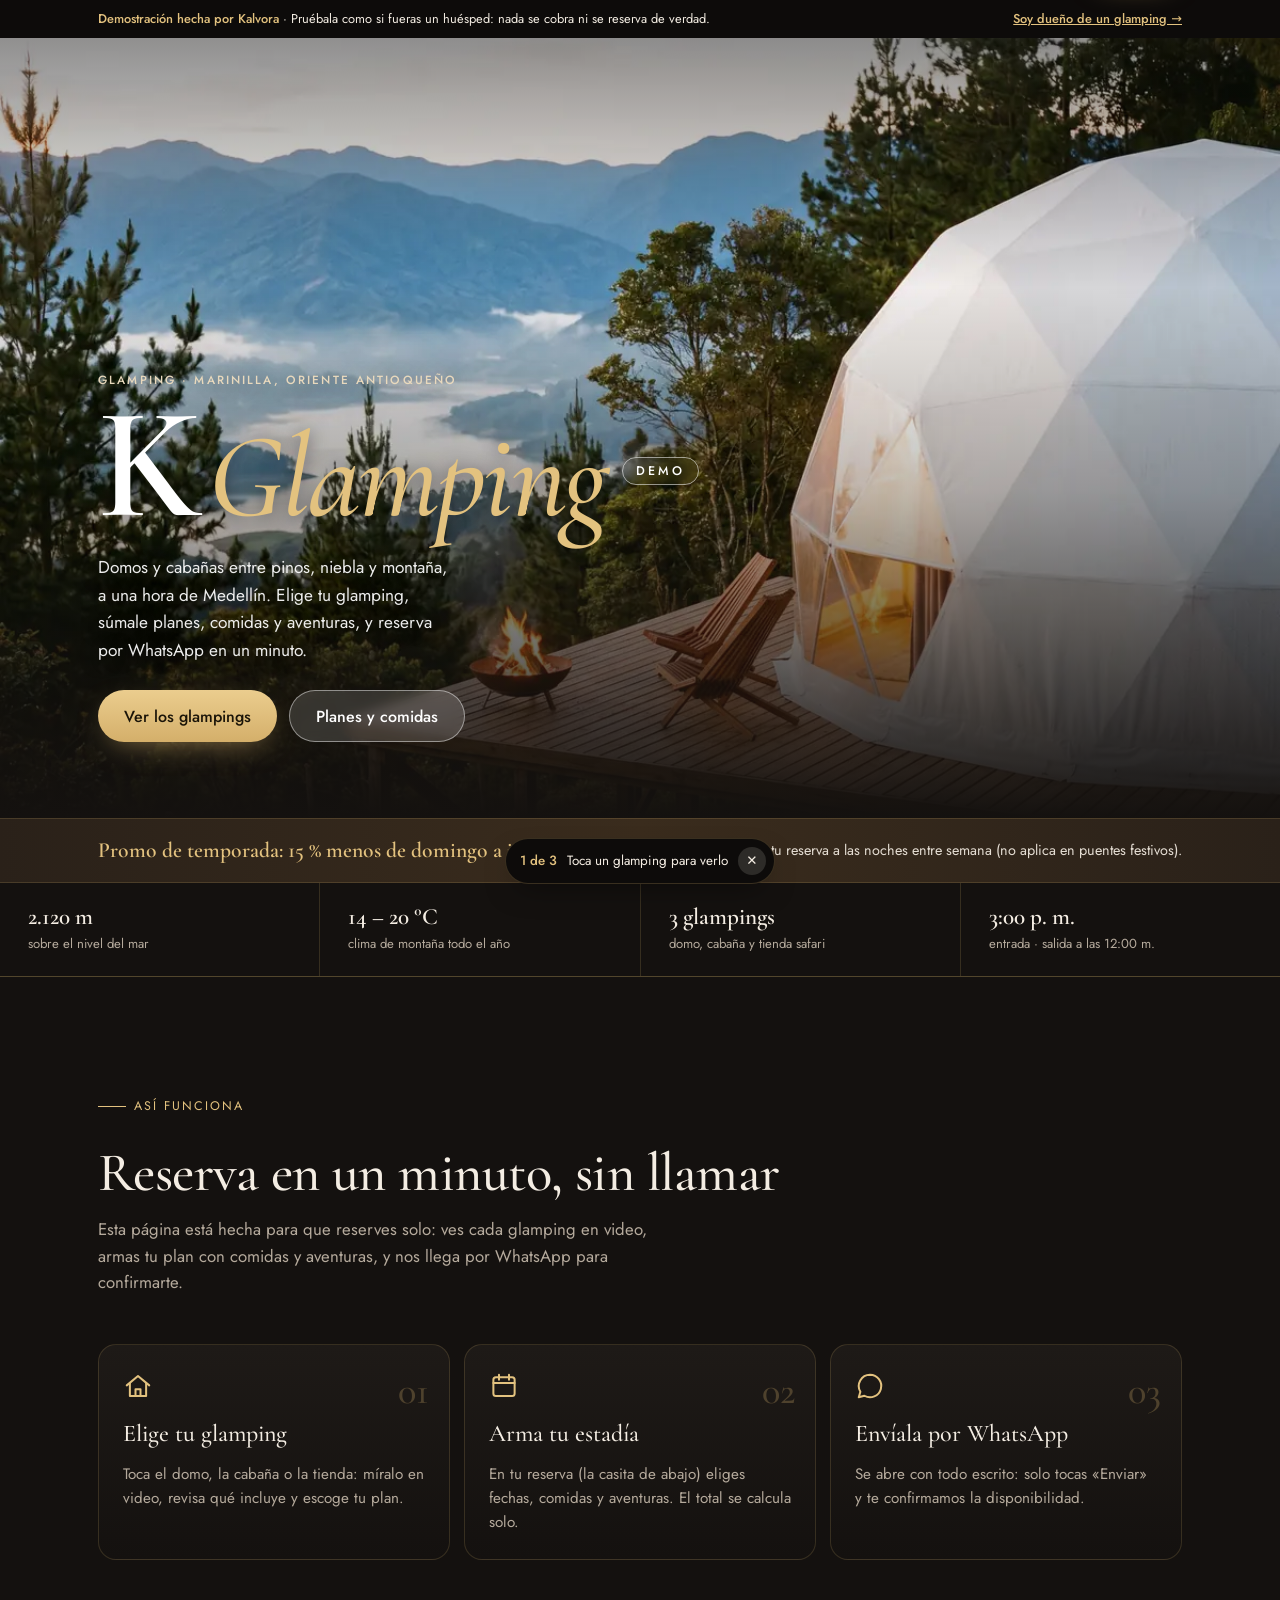
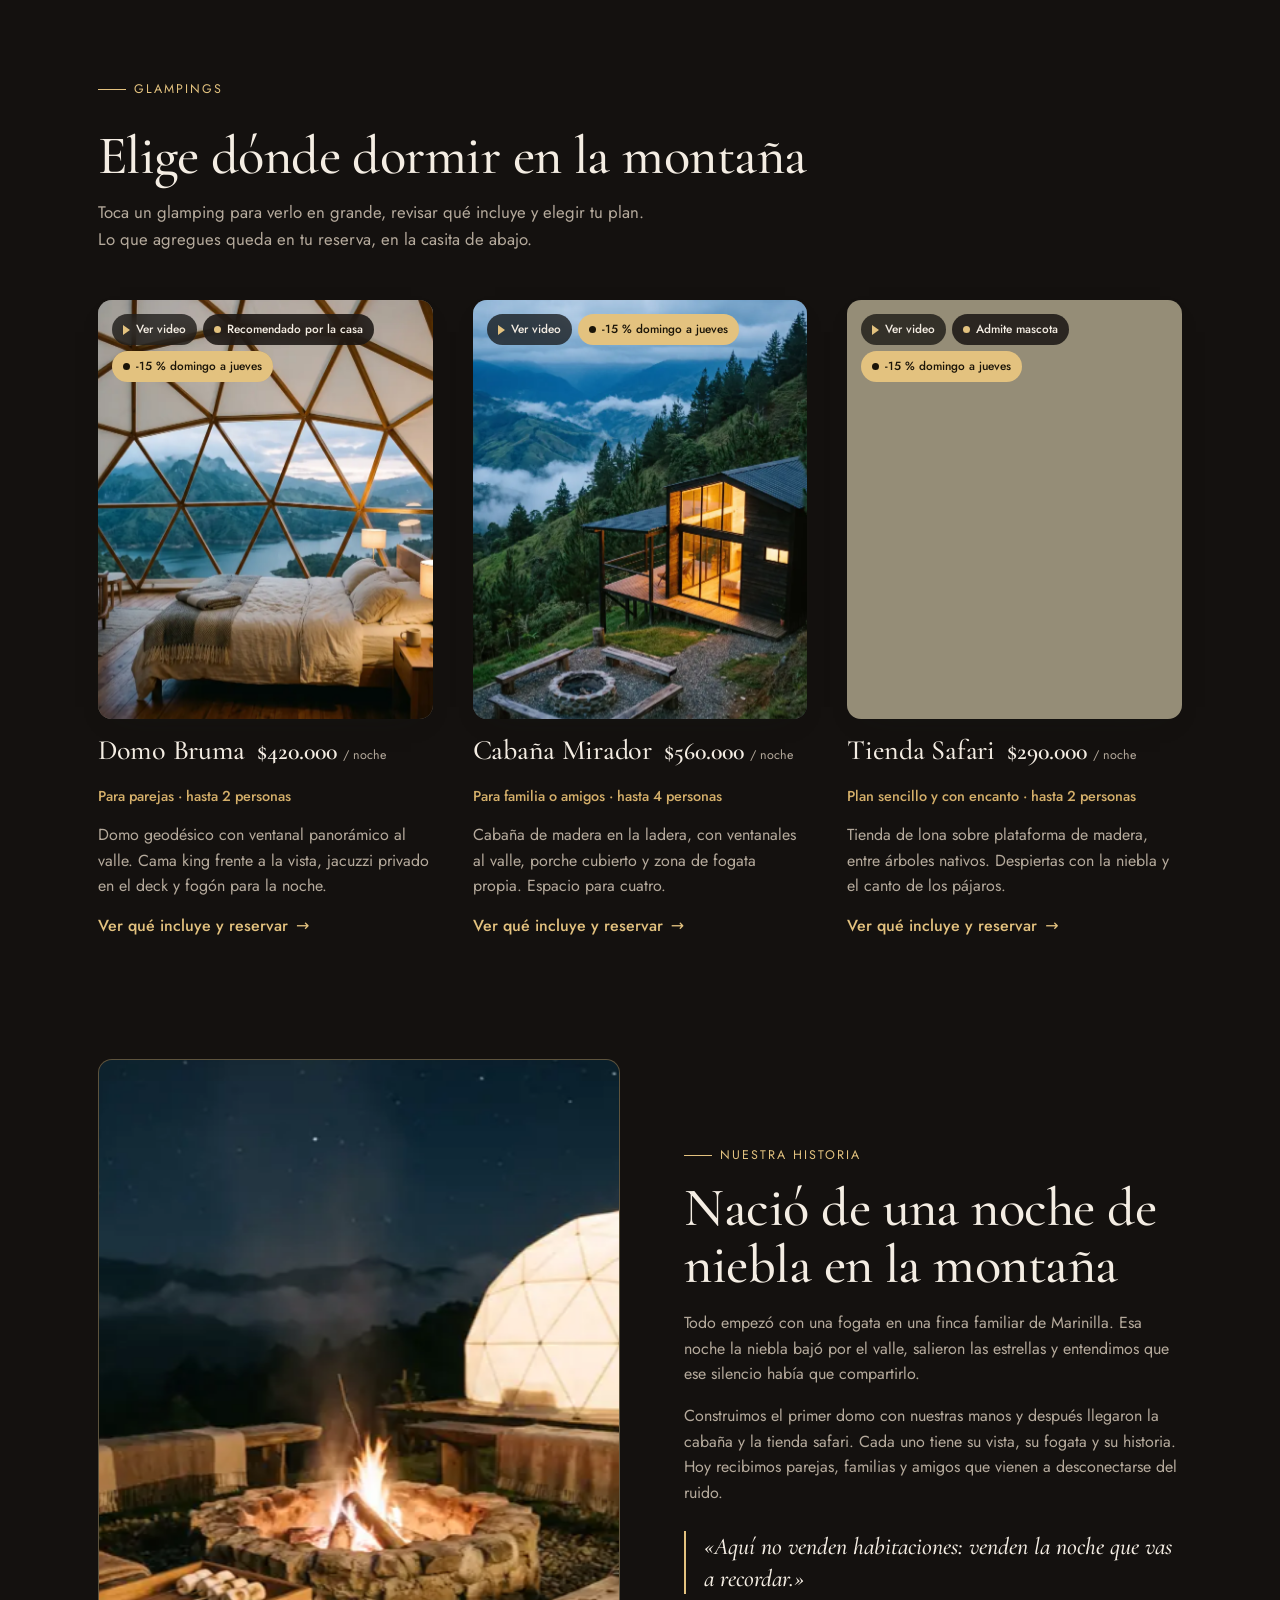
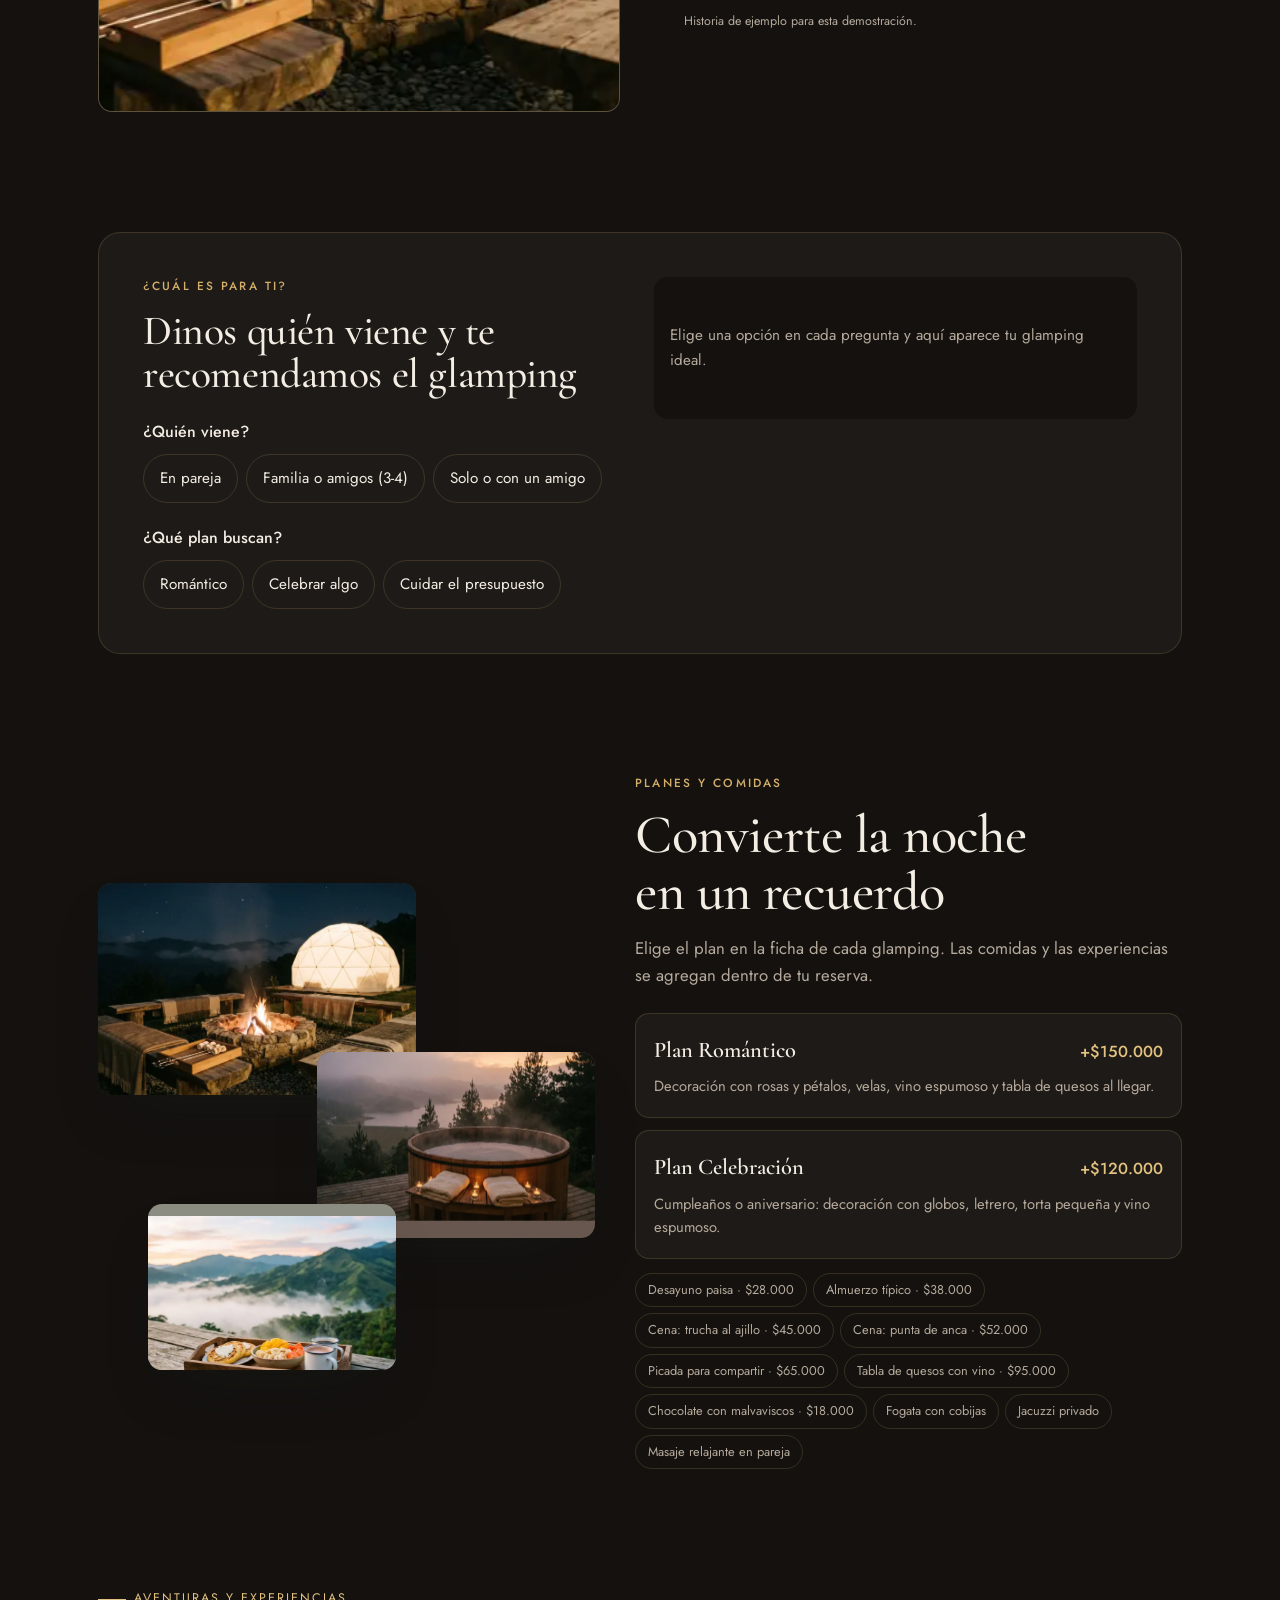
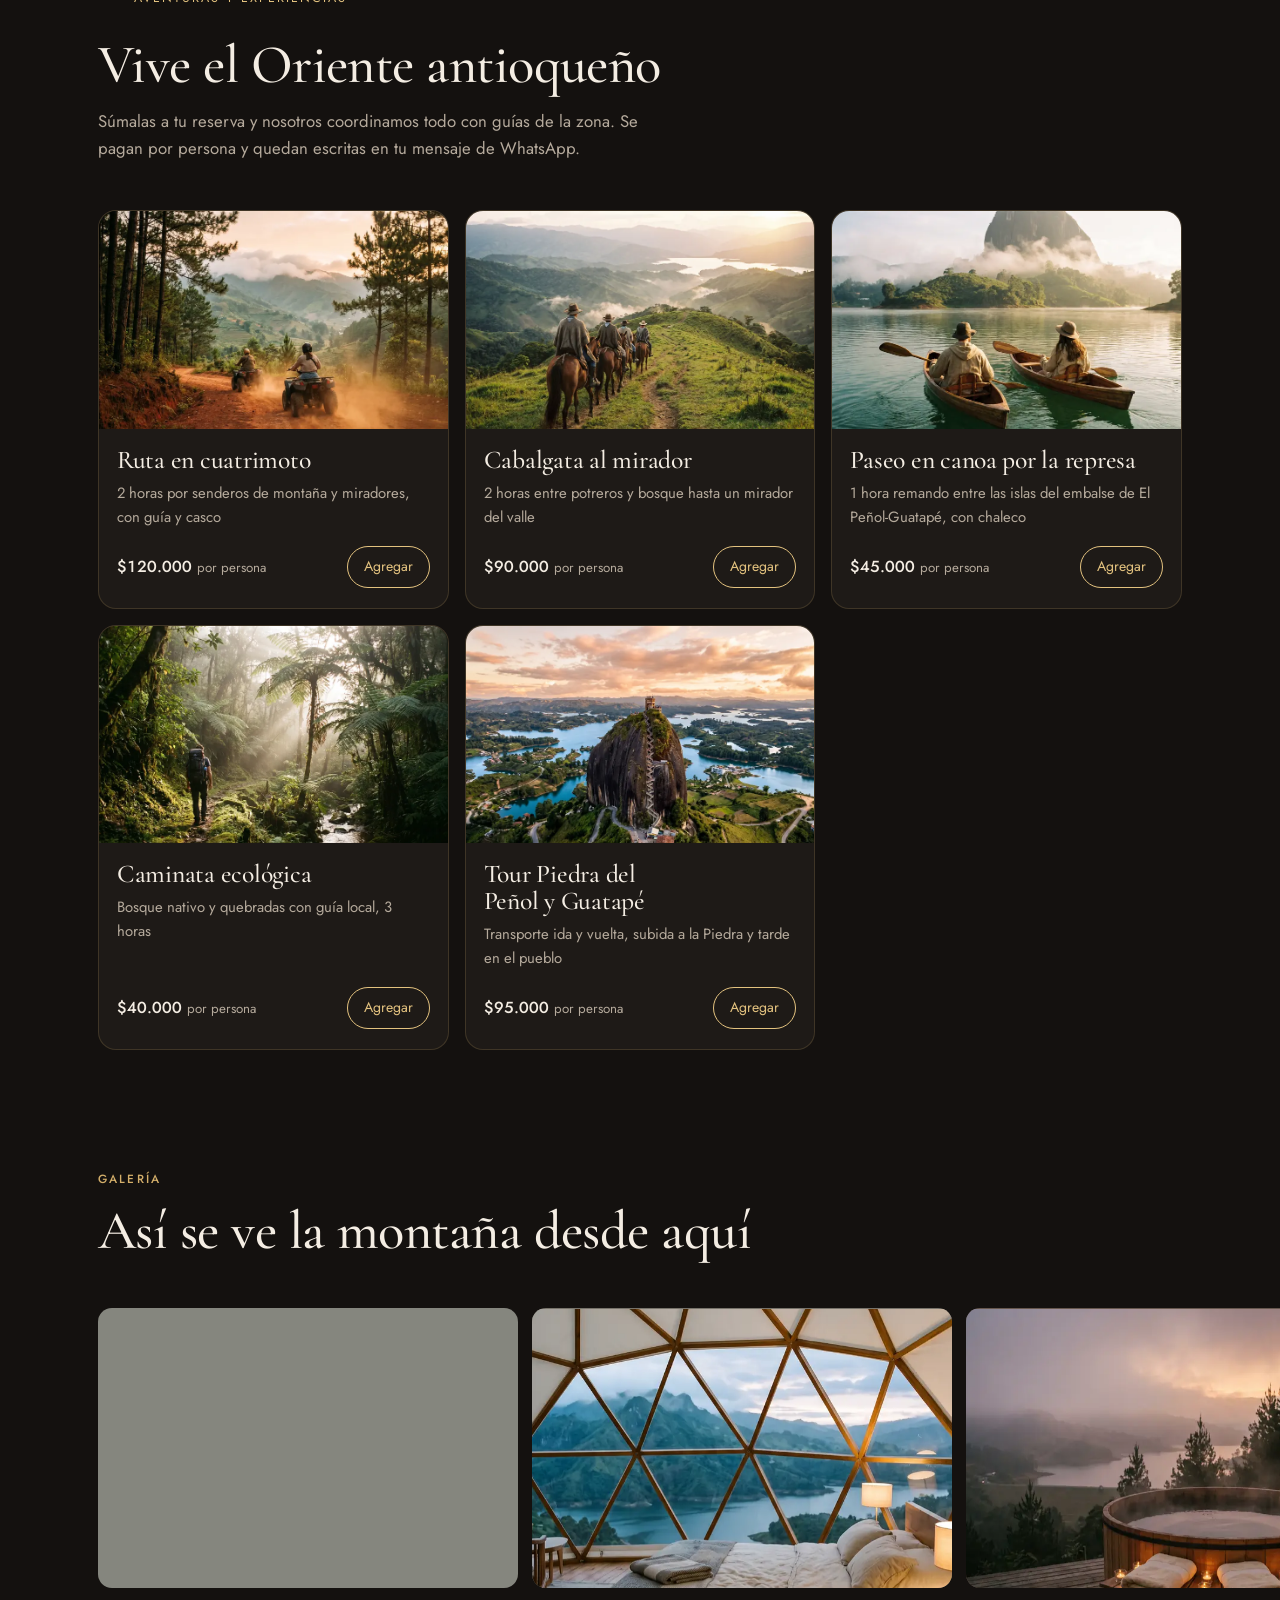
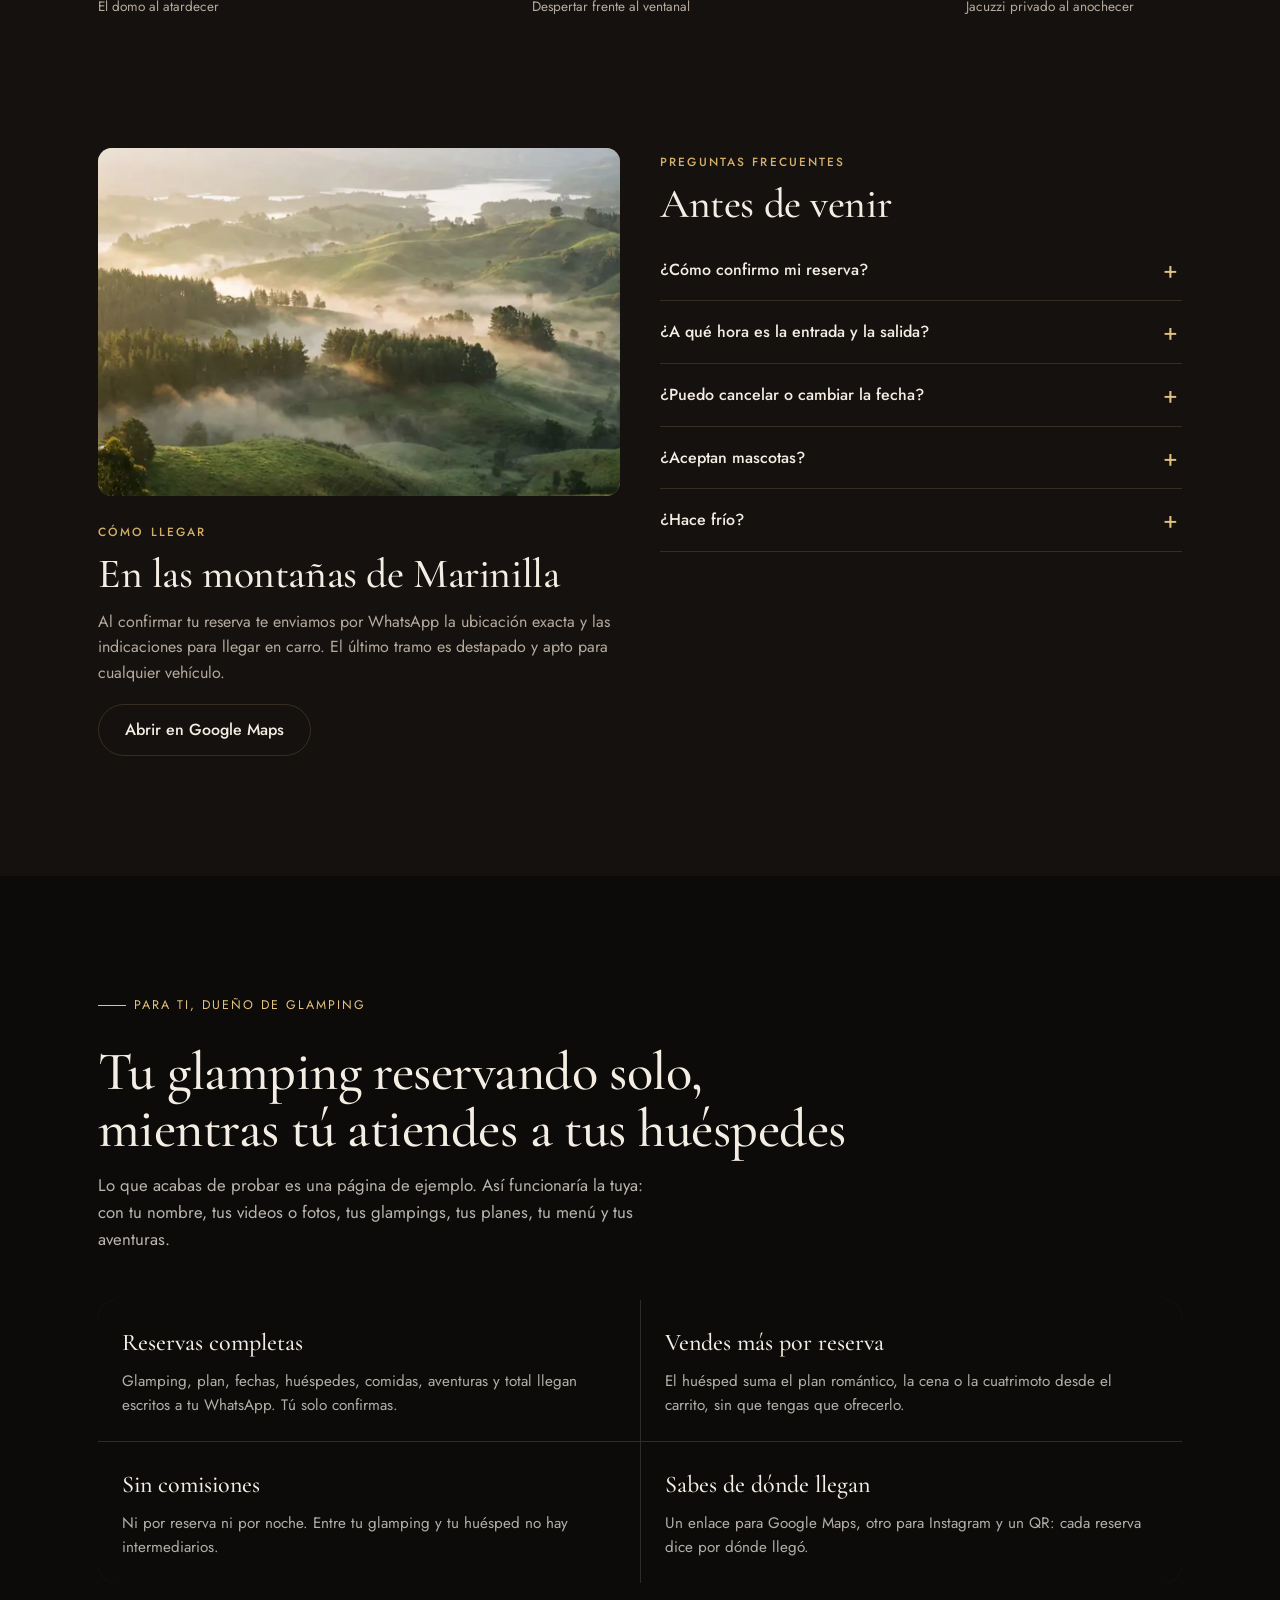
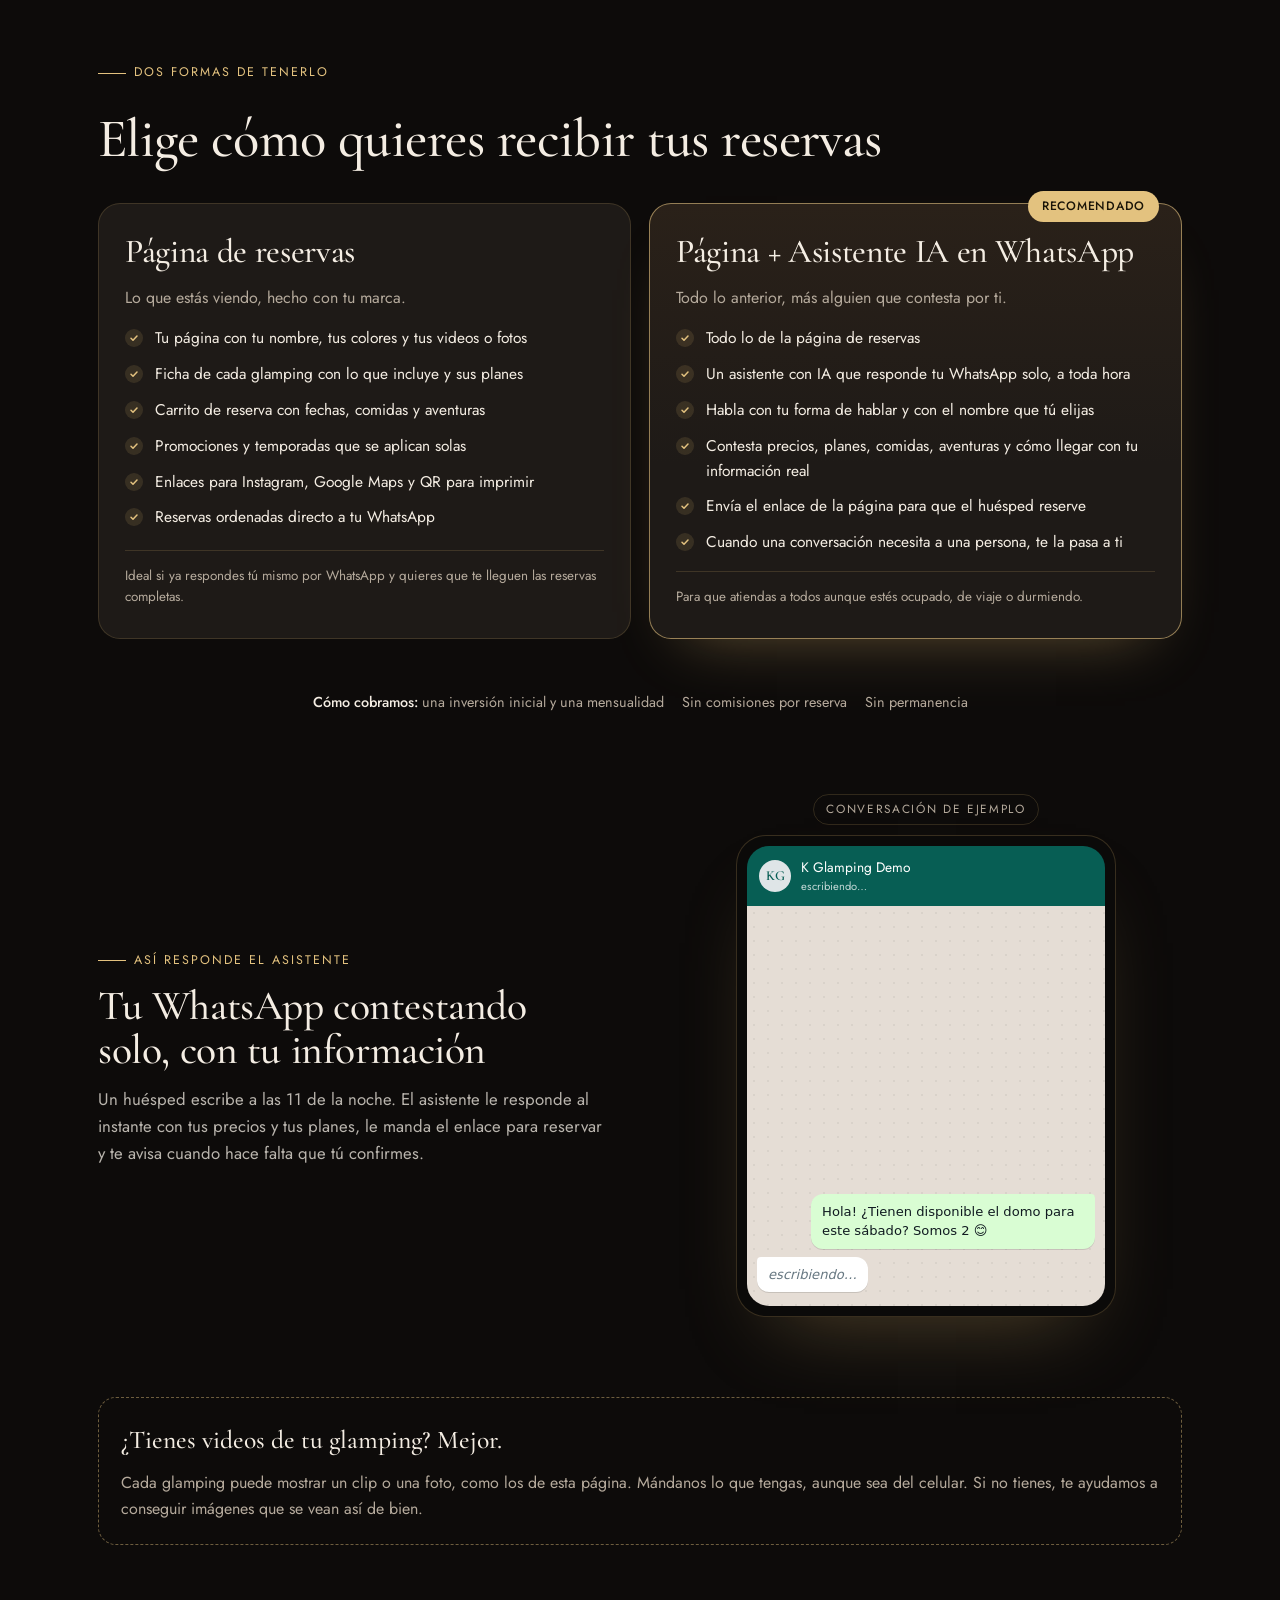
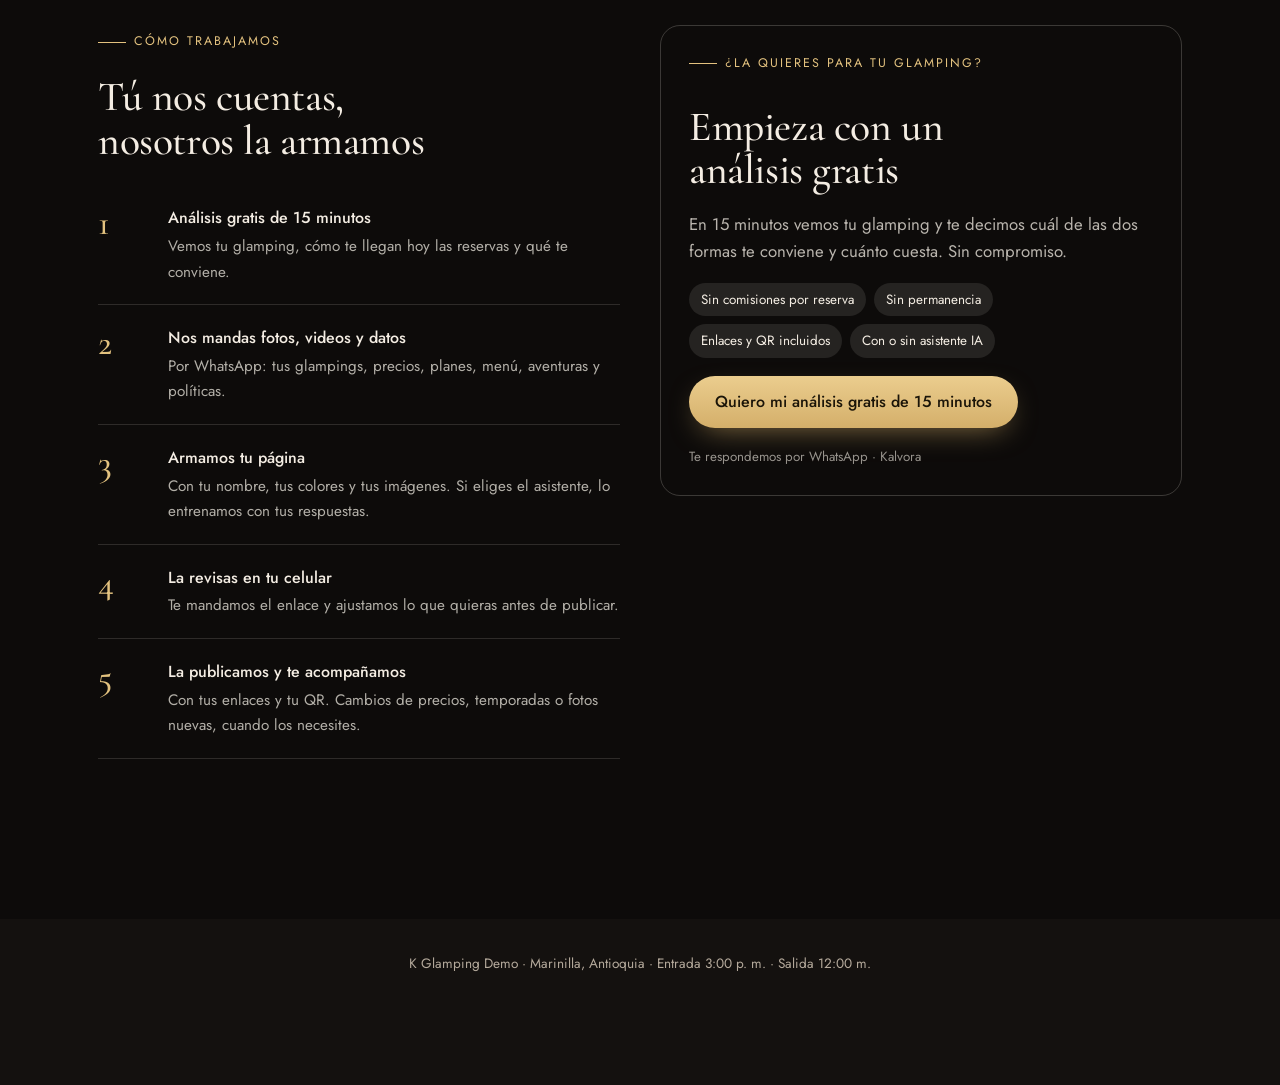
<file: glamping/index.html>
<!doctype html>
<html lang="es">
<head>
<meta charset="utf-8">
<meta name="viewport" content="width=device-width,initial-scale=1,viewport-fit=cover">
<title>K Glamping Demo · Domos y cabañas en Marinilla</title>
<meta name="description" content="Domos y cabañas entre montañas y niebla en Marinilla, Antioquia. Mira cada glamping, arma tu reserva con planes y comidas, y envíala por WhatsApp.">
<meta name="robots" content="noindex">
<meta name="theme-color" content="#14110F">
<meta property="og:type" content="website">
<meta property="og:locale" content="es_CO">
<meta property="og:title" content="K Glamping Demo · Domos y cabañas en Marinilla">
<meta property="og:description" content="Domo, cabaña o tienda safari entre pinos y niebla. Elige tu glamping, tu plan y tus comidas, y reserva por WhatsApp.">
<meta property="og:url" content="https://juanj081920-boop.github.io/kalvora-demos/glamping/">
<meta property="og:image" content="https://juanj081920-boop.github.io/kalvora-demos/glamping/fotos/portada-1600.webp">
<meta name="twitter:card" content="summary_large_image">
<link rel="preload" as="image" href="fotos/portada-800.webp" imagesrcset="fotos/portada-800.webp 800w, fotos/portada-1200.webp 1200w, fotos/portada-1600.webp 1600w" imagesizes="100vw" fetchpriority="high">
<link rel="preload" as="font" type="font/woff2" href="fuentes/cormorant-garamond-latin-500-normal.woff2" crossorigin>
<link rel="preload" as="font" type="font/woff2" href="fuentes/jost-latin-400-normal.woff2" crossorigin>
<style>
@font-face{font-family:'Cormorant';font-weight:500;font-style:normal;font-display:swap;src:url(fuentes/cormorant-garamond-latin-500-normal.woff2) format('woff2')}
@font-face{font-family:'Cormorant';font-weight:500;font-style:italic;font-display:swap;src:url(fuentes/cormorant-garamond-latin-500-italic.woff2) format('woff2')}
@font-face{font-family:'Cormorant';font-weight:600;font-style:normal;font-display:swap;src:url(fuentes/cormorant-garamond-latin-600-normal.woff2) format('woff2')}
@font-face{font-family:'Jost';font-weight:400;font-style:normal;font-display:swap;src:url(fuentes/jost-latin-400-normal.woff2) format('woff2')}
@font-face{font-family:'Jost';font-weight:500;font-style:normal;font-display:swap;src:url(fuentes/jost-latin-500-normal.woff2) format('woff2')}

/* Concepto: glamping premium de noche. Fondo casi negro cálido, marfil y dorado champán; fotos y videos grandes;
   cada glamping se levanta y se abre en grande; la reserva vive en un carrito con forma de casita.
   Una sola estética oscura, elegida a propósito (no cambia con el modo claro del celular). */
:root{
  --bg:#14110F; --surface:#1E1A17; --surface-2:#26211D; --ink:#F4EDE3; --muted:#B5AA9C; --line:rgba(212,175,106,.18);
  --forest:#0D0B0A; --moss:#D4AF6A; --ember:#E3C27F; --ember-soft:rgba(212,175,106,.14); --on-dark:#F4EDE3; --on-acc:#1A1408;
  --gold:#D4AF6A; --ok:#E8C987; --bad:#F08A73; --glass:rgba(20,17,15,.82); --glass-line:rgba(212,175,106,.22);
  --f-display:'Cormorant','Cormorant Garamond',Georgia,'Times New Roman',serif;
  --f-body:'Jost','Segoe UI',system-ui,-apple-system,sans-serif;
  --r:14px; --pad:max(18px,env(safe-area-inset-left,0px)); --padr:max(18px,env(safe-area-inset-right,0px));
  --ease-out:cubic-bezier(.16,1,.3,1); --ease-pop:cubic-bezier(.34,1.56,.64,1);
  color-scheme:dark;
}
*{box-sizing:border-box}
html{-webkit-text-size-adjust:100%;scroll-behavior:smooth}
body{margin:0;background:var(--bg);color:var(--ink);font:400 16px/1.6 var(--f-body);-webkit-font-smoothing:antialiased;overflow-x:hidden}
body.fijo{overflow:hidden}
img{max-width:100%;display:block}
h1,h2,h3{font-family:var(--f-display);font-weight:500;line-height:1.05;margin:0;text-wrap:balance;letter-spacing:-.01em}
h2{font-size:clamp(2.1rem,7vw,3.4rem)}
h3{font-size:1.75rem}
p{margin:0}
a{color:inherit}
button{font:inherit;color:inherit}
:focus-visible{outline:2px solid var(--ember);outline-offset:3px;border-radius:6px}
.wrap{max-width:1120px;margin:0 auto;padding-left:var(--pad);padding-right:var(--padr)}
.eyebrow{font-size:.74rem;letter-spacing:.18em;text-transform:uppercase;color:var(--moss);font-weight:500}
.lead{color:var(--muted);max-width:56ch;font-size:1.05rem}
section{padding-block:clamp(64px,11vw,120px)}
.head{display:flex;flex-direction:column;gap:14px;margin-bottom:clamp(28px,5vw,48px)}
.btn{display:inline-flex;align-items:center;justify-content:center;gap:10px;min-height:52px;padding:0 26px;border-radius:999px;border:0;cursor:pointer;font-weight:500;text-decoration:none;transition:transform .2s ease,box-shadow .2s ease}
.btn:active{transform:scale(.97)}
.btn-main{background:linear-gradient(180deg,#EBCD8E,#D4AF6A);color:var(--on-acc);box-shadow:0 10px 30px -12px rgba(212,175,106,.7)}
.btn-ghost{background:rgba(255,255,255,.14);color:#fff;border:1px solid rgba(255,255,255,.45);backdrop-filter:blur(6px)}
.btn-line{background:transparent;border:1px solid var(--line);color:var(--ink)}
.btn-dark{background:var(--forest);color:var(--on-dark)}
.ico{width:20px;height:20px;flex:none}
.chk{list-style:none;margin:0;padding:0;display:grid;gap:8px}
.chk li{display:grid;grid-template-columns:20px 1fr;gap:10px;align-items:start}
.chk li::before{content:"";width:18px;height:18px;margin-top:3px;border-radius:50%;background:var(--ember-soft) url("data:image/svg+xml,%3Csvg xmlns='http://www.w3.org/2000/svg' viewBox='0 0 24 24' fill='none' stroke='%23E3C27F' stroke-width='3' stroke-linecap='round' stroke-linejoin='round'%3E%3Cpath d='M6 12.5l4 4L18 8'/%3E%3C/svg%3E") center/12px no-repeat}

/* Barra de demo */
.demo-bar{background:var(--forest);color:var(--on-dark);font-size:.8rem;padding-block:9px;padding-top:calc(9px + env(safe-area-inset-top,0px))}
.demo-bar .wrap{display:flex;justify-content:space-between;align-items:center;gap:12px;flex-wrap:wrap}
.demo-bar b{color:#E3C27F;font-weight:500}
.demo-bar a{color:#E3C27F;font-weight:500}

/* Portada */
.hero{position:relative;min-height:min(88svh,780px);display:flex;align-items:flex-end;color:#fff;overflow:hidden;background:#85867e;padding:0}
.hero img{position:absolute;inset:0;width:100%;height:100%;object-fit:cover;object-position:62% 50%;transform:scale(1.06);will-change:transform}
.hero::after{content:"";position:absolute;inset:0;background:linear-gradient(180deg,rgba(10,16,12,.35) 0%,rgba(10,16,12,0) 30%,rgba(10,16,12,.2) 55%,rgba(10,16,12,.8) 100%)}
.hero .wrap{position:relative;z-index:1;width:100%;padding-bottom:76px}  /* deja sitio a la guía flotante de abajo */
.hero .eyebrow{color:#E9D9BD}
.hero h1{font-size:clamp(3.2rem,13vw,7.5rem);margin:10px 0 14px}
.hero h1 em{font-style:italic;color:#E3C27F}
/* Marca del glamping: una K grande, "Glamping" en cursiva y la etiqueta "Demo" */
.hero h1.marca{display:flex;align-items:baseline;flex-wrap:wrap;gap:0 .08em;letter-spacing:-.02em}
.marca .k{font-weight:600;font-size:1.32em;line-height:.8;text-shadow:0 6px 30px rgba(0,0,0,.25)}
.marca em{font-weight:500}
.marca small{align-self:center;margin-left:.45em;padding:7px 13px;border:1px solid rgba(255,255,255,.55);border-radius:999px;font:500 .78rem/1 var(--f-body);letter-spacing:.24em;text-transform:uppercase;color:#fff;backdrop-filter:blur(6px)}
.hero p{max-width:36ch;font-size:1.08rem;color:rgba(255,255,255,.92)}
.hero .acts{display:flex;gap:12px;flex-wrap:wrap;margin-top:26px}
.promo{background:linear-gradient(90deg,#2A2119,#3A2C1D 50%,#2A2119);color:var(--ink);border-block:1px solid var(--line)}
.promo .wrap{display:flex;gap:10px 18px;align-items:center;justify-content:space-between;flex-wrap:wrap;padding-block:14px}
.promo strong{font-family:var(--f-display);font-size:1.35rem;font-weight:600;color:var(--ember)}
.promo span{font-size:.9rem;opacity:.92}
.facts{display:grid;grid-template-columns:repeat(2,minmax(0,1fr));gap:1px;background:var(--line);border-bottom:1px solid var(--line)}
.facts div{background:var(--bg);padding:18px var(--padr) 18px var(--pad);display:flex;flex-direction:column;gap:2px}
.facts strong{font-family:var(--f-display);font-size:1.45rem;font-weight:600;line-height:1.1}
.facts span{font-size:.82rem;color:var(--muted)}
@media(min-width:760px){.facts{grid-template-columns:repeat(4,1fr)}.facts div{padding:22px 28px}}

/* Imágenes que flotan */
.float{overflow:hidden;border-radius:var(--r);background:var(--tono,#7d8077);position:relative}
.float img{width:100%;height:100%;object-fit:cover;transform:translate3d(0,var(--y,0px),0) scale(1.14);will-change:transform}

/* Tarjetas de glamping: se inclinan y se levantan */
.cards{display:grid;gap:clamp(40px,6vw,28px);perspective:1100px}
@media(min-width:900px){.cards{grid-template-columns:repeat(3,1fr)}}
.card{min-width:0}
.card-hit{display:flex;flex-direction:column;gap:14px;width:100%;padding:0;border:0;background:none;text-align:left;cursor:pointer;transform-style:preserve-3d;transition:transform .45s var(--ease-out);transform:rotateX(var(--rx,0deg)) rotateY(var(--ry,0deg))}
.card .float{aspect-ratio:4/5;box-shadow:0 10px 30px -22px rgba(20,28,22,.6);transition:box-shadow .45s var(--ease-out)}
.card-hit:hover .float{box-shadow:0 30px 50px -28px rgba(20,28,22,.65)}
.card.lift .card-hit{transform:translateY(-14px) rotateX(7deg) scale(1.03)}
.card.lift .float{box-shadow:0 46px 70px -30px rgba(20,28,22,.7)}
.card-top{display:flex;justify-content:space-between;align-items:baseline;gap:12px}
.price{font-family:var(--f-display);font-size:1.5rem;font-weight:600;white-space:nowrap}
.price small{font-family:var(--f-body);font-size:.78rem;color:var(--muted);font-weight:400}
.for{color:var(--moss);font-size:.9rem;font-weight:500}
.card p.desc{color:var(--muted)}
.ver{display:inline-flex;align-items:center;gap:8px;font-weight:500;color:var(--ember)}
.ver::after{content:"→";transition:transform .3s}
.card-hit:hover .ver::after{transform:translateX(4px)}
.badges{position:absolute;top:14px;left:14px;right:14px;z-index:1;display:flex;flex-wrap:wrap;gap:6px}
.badge{background:var(--glass);color:var(--ink);font-size:.74rem;font-weight:500;padding:6px 11px;border-radius:999px;backdrop-filter:blur(10px);display:inline-flex;align-items:center;gap:6px}
.badge::before{content:"";width:7px;height:7px;border-radius:50%;background:var(--ember)}
.badge.hot{background:var(--ember);color:var(--on-acc)}
.badge.hot::before{background:var(--on-acc)}

/* Recomendador */
.quiz{background:var(--surface);border:1px solid var(--line);border-radius:22px;padding:clamp(22px,5vw,44px);display:grid;gap:28px}
@media(min-width:900px){.quiz{grid-template-columns:1fr 1fr;align-items:start}}
.q{display:flex;flex-direction:column;border:0;margin:0;padding:0}
.q legend{font-weight:500;margin-bottom:10px;padding:0}
.opts{display:flex;flex-wrap:wrap;gap:8px}
.opt{position:relative}
.opt input{position:absolute;opacity:0;pointer-events:none}
.opt span{display:block;padding:11px 16px;border-radius:999px;border:1px solid var(--line);cursor:pointer;transition:all .2s ease;font-size:.95rem}
.opt input:checked+span{background:var(--ember);border-color:var(--ember);color:var(--on-acc)}
.opt input:focus-visible+span{outline:2px solid var(--ember);outline-offset:2px}
.result{display:grid;grid-template-columns:110px 1fr;gap:16px;align-items:center;padding:16px;border-radius:var(--r);background:var(--bg);min-height:142px}
.result .float{aspect-ratio:4/5}
.result h3{font-size:1.6rem;margin:4px 0}
.result p{color:var(--muted);font-size:.92rem}
.result .btn{min-height:42px;padding:0 18px;margin-top:10px;font-size:.9rem}
.result.vacio{display:flex;color:var(--muted);font-size:.95rem}

/* Planes y comidas (vitrina) */
.exp{display:grid;gap:40px;align-items:center}
@media(min-width:900px){.exp{grid-template-columns:1fr 1.1fr}}
.collage{position:relative;aspect-ratio:1/1;max-width:560px;width:100%;margin:0 auto}
.collage .float{position:absolute;box-shadow:0 30px 60px -30px rgba(20,28,22,.55)}
.collage .c1{width:64%;aspect-ratio:3/2;top:2%;left:0}
.collage .c2{width:56%;aspect-ratio:3/2;top:36%;right:0;z-index:1}
.collage .c3{width:50%;aspect-ratio:3/2;bottom:0;left:10%;z-index:2}
.planes{display:grid;gap:12px;margin-top:24px}
.plan-v{padding:18px;border:1px solid var(--line);border-radius:var(--r);background:var(--surface);display:flex;flex-direction:column;gap:8px}
.plan-v .t{display:flex;justify-content:space-between;gap:12px;align-items:baseline}
.plan-v strong{font-family:var(--f-display);font-size:1.4rem;font-weight:600}
.plan-v span.p{color:var(--ember);font-weight:500;white-space:nowrap}
.plan-v p{color:var(--muted);font-size:.92rem}
.menu-v{display:flex;flex-wrap:wrap;gap:6px;margin-top:14px}
.chip{font-size:.8rem;padding:6px 12px;border-radius:999px;border:1px solid var(--line);color:var(--muted)}

/* Galería */
.strip{display:flex;gap:14px;overflow-x:auto;scroll-snap-type:x mandatory;padding-bottom:10px;padding-left:var(--pad);padding-right:var(--padr);scroll-padding-left:var(--pad);scrollbar-width:thin}
.strip figure{margin:0;flex:0 0 min(78vw,420px);scroll-snap-align:start}
.strip .float{aspect-ratio:3/2}
.strip figcaption{font-size:.85rem;color:var(--muted);margin-top:8px}
@media(min-width:1120px){.strip{padding-left:calc((100vw - 1120px)/2 + 18px);scroll-padding-left:calc((100vw - 1120px)/2 + 18px)}}

/* Ubicación y preguntas */
.two{display:grid;gap:40px}
@media(min-width:900px){.two{grid-template-columns:1fr 1fr;align-items:start}}
.place .float{aspect-ratio:3/2;margin-bottom:22px}
.place p{color:var(--muted);margin-bottom:18px}
details{border-bottom:1px solid var(--line)}
summary{list-style:none;cursor:pointer;padding:18px 36px 18px 0;font-weight:500;position:relative}
summary::-webkit-details-marker{display:none}
summary::after{content:"+";position:absolute;right:4px;top:12px;font-size:1.5rem;font-weight:300;color:var(--ember);transition:transform .25s}
details[open] summary::after{transform:rotate(45deg)}
details p{color:var(--muted);padding-bottom:18px;max-width:60ch}

/* Para el dueño */
.owner{background:var(--forest);color:var(--on-dark)}
.owner .eyebrow{color:#E3C27F}
.owner .lead{color:rgba(243,238,228,.75)}
.benefits{display:grid;gap:1px;background:rgba(243,238,228,.14);border-radius:18px;overflow:hidden;margin-bottom:clamp(48px,8vw,80px)}
@media(min-width:700px){.benefits{grid-template-columns:1fr 1fr}}
.benefits div{background:var(--forest);padding:24px;display:flex;flex-direction:column;gap:6px}
.benefits strong{font-family:var(--f-display);font-size:1.5rem;font-weight:500}
.benefits span{color:rgba(243,238,228,.72);font-size:.95rem}
.steps{list-style:none;margin:0 0 40px;padding:0;display:grid;counter-reset:s}
.steps li{display:grid;grid-template-columns:56px 1fr;gap:14px;padding:20px 0;border-bottom:1px solid rgba(243,238,228,.14);counter-increment:s}
.steps li::before{content:counter(s);font-family:var(--f-display);font-size:2.2rem;line-height:1;color:#E3C27F}
.steps strong{display:block;font-weight:500;margin-bottom:2px}
.steps span{color:rgba(243,238,228,.72);font-size:.95rem}
.close{display:flex;flex-direction:column;gap:18px;align-items:flex-start;padding:28px;border:1px solid rgba(243,238,228,.2);border-radius:20px}
.close h3{font-size:clamp(1.9rem,5vw,2.6rem)}
.close ul{margin:0;padding:0;list-style:none;display:flex;flex-wrap:wrap;gap:8px}
.close li{font-size:.84rem;padding:6px 12px;border-radius:999px;background:rgba(243,238,228,.1)}
.close small{color:rgba(243,238,228,.6)}
footer{padding-block:34px calc(110px + env(safe-area-inset-bottom,0px));font-size:.85rem;color:var(--muted);text-align:center}

/* Ficha del glamping (dialog nativo) */
dialog{padding:0;border:0;color:var(--ink);background:var(--surface)}
dialog::backdrop{background:rgba(8,12,9,.6);backdrop-filter:blur(6px)}
dialog[open]::backdrop{animation:velo .3s ease}
@keyframes velo{from{opacity:0}}
#ficha{width:min(94vw,560px);max-height:92dvh;border-radius:24px;overflow:auto;overscroll-behavior:contain}
#ficha[open]{animation:abre .5s var(--ease-out)}
@keyframes abre{from{opacity:0;transform:translateY(40px) scale(.94) rotateX(8deg)}}
@media(max-width:600px){
  #ficha{width:100%;max-width:100%;margin:auto 0 0;border-radius:24px 24px 0 0;max-height:94dvh}
  #ficha[open]{animation:sube .5s var(--ease-out)}
  @keyframes sube{from{transform:translateY(100%)}}
}
.f-img{position:relative;aspect-ratio:4/3;background:var(--tono,#7d8077);overflow:hidden}
.f-img img{width:100%;height:100%;object-fit:cover;animation:zoom 1.2s var(--ease-out)}
@keyframes zoom{from{transform:scale(1.12)}}
.f-img .badges{top:auto;bottom:14px}
.x{position:absolute;right:12px;top:12px;z-index:3;width:44px;height:44px;border-radius:50%;border:1px solid rgba(255,255,255,.3);background:rgba(10,14,11,.45);backdrop-filter:blur(14px);color:#fff;font-size:1.2rem;cursor:pointer}
.f-body{padding:22px 22px 8px;display:flex;flex-direction:column;gap:18px}
.f-body h2{font-size:2.4rem}
.f-body .desc{color:var(--muted)}
.f-sub{font-size:.8rem;letter-spacing:.14em;text-transform:uppercase;color:var(--moss);font-weight:500;margin-bottom:10px}
.plan{position:relative;display:grid;grid-template-columns:22px 1fr auto;gap:12px;align-items:start;padding:14px;border:1px solid var(--line);border-radius:var(--r);cursor:pointer;background:var(--bg);transition:border-color .2s,transform .15s}
.plan:active{transform:scale(.99)}
.plan input{position:absolute;opacity:0}
.plan .dot{width:20px;height:20px;border-radius:50%;border:1.5px solid var(--line);margin-top:3px;transition:all .2s}
.plan:has(input:checked){border-color:var(--ember);box-shadow:0 0 0 1px var(--ember)}
.plan:has(input:checked) .dot{border:6px solid var(--ember)}
.plan:has(input:focus-visible){outline:2px solid var(--ember);outline-offset:2px}
.plan strong{font-weight:500;display:block}
.plan small{color:var(--muted);font-size:.84rem;display:block}
.plan .pp{font-size:.9rem;white-space:nowrap;font-variant-numeric:tabular-nums}
.planes-f{display:grid;gap:10px}
.f-pie{position:sticky;bottom:0;display:flex;gap:12px;align-items:center;padding:14px 22px calc(14px + env(safe-area-inset-bottom,0px));border-top:1px solid var(--line);background:var(--glass);backdrop-filter:blur(16px) saturate(1.4)}
.f-pie .btn{flex:1;min-width:0;flex-direction:column;gap:0;min-height:58px;line-height:1.2}
.f-pie .btn small{font-weight:400;font-size:.8rem;opacity:.9}
.stepper{display:inline-flex;align-items:center;border:1px solid var(--line);border-radius:999px;background:var(--bg);flex:none}
.stepper button{width:42px;height:42px;border:0;background:transparent;font-size:1.25rem;cursor:pointer;border-radius:50%}
.stepper button:disabled{opacity:.3;cursor:default}
.stepper output{min-width:30px;text-align:center;font-weight:500;font-variant-numeric:tabular-nums}
.hues{display:flex;align-items:center;justify-content:space-between;gap:12px}
.hues small{color:var(--muted)}

/* Barra flotante con la casita */
.barra{position:fixed;left:50%;bottom:calc(14px + env(safe-area-inset-bottom,0px));z-index:30;transform:translateX(-50%);width:min(calc(100% - 32px),460px);display:flex;align-items:center;gap:12px;min-height:60px;padding:0 8px;border-radius:999px;background:var(--glass);border:1px solid var(--glass-line);backdrop-filter:blur(18px) saturate(1.6);box-shadow:0 18px 40px -12px rgba(0,0,0,.45);cursor:pointer;animation:entraBarra .5s var(--ease-pop);color:var(--ink)}
@keyframes entraBarra{from{transform:translate(-50%,130%)}}
.casa{position:relative;width:46px;height:46px;border-radius:50%;display:grid;place-items:center;overflow:hidden;background:var(--ember-soft);isolation:isolate;flex:none}
.casa svg{width:24px;height:24px;position:relative;z-index:1}
.nivel{position:absolute;inset:auto 0 0 0;height:calc(var(--nivel,0) * 100%);background:var(--ember);transition:height .6s var(--ease-pop);z-index:0}
.nivel::before{content:"";position:absolute;left:-25%;right:-25%;top:-5px;height:10px;border-radius:45%;background:var(--ember);animation:ola 2.4s linear infinite}
@keyframes ola{to{transform:translateX(18%)}}
.barra .n{position:absolute;right:-2px;top:-2px;z-index:2;min-width:20px;height:20px;border-radius:999px;background:var(--forest);color:var(--on-dark);font:500 .72rem/20px var(--f-body);text-align:center;padding:0 5px;box-shadow:0 0 0 2px var(--surface)}
.barra .txt{flex:1;font-weight:500;text-align:left;line-height:1.2}
.barra .txt small{display:block;color:var(--muted);font-weight:400;font-size:.76rem}
.barra .tot{padding:10px 16px;border-radius:999px;background:var(--ember);color:var(--on-acc);font-weight:500;font-variant-numeric:tabular-nums;white-space:nowrap}
.rebote{animation:rebote .55s var(--ease-pop)}
@keyframes rebote{30%{transform:scale(1.28) rotate(-8deg)}60%{transform:scale(.92) rotate(4deg)}}
.vuelo{position:fixed;left:0;top:0;z-index:60;width:64px;height:64px;border-radius:50%;overflow:hidden;pointer-events:none;box-shadow:0 10px 30px rgba(0,0,0,.35),0 0 0 3px var(--ember)}
.vuelo img{width:100%;height:100%;object-fit:cover}

/* Carrito "Mi reserva" */
.fondo{position:fixed;inset:0;z-index:35;background:rgba(8,12,9,.55);opacity:0;pointer-events:none;transition:opacity .3s}
.fondo.on{opacity:1;pointer-events:auto}
.cart{position:fixed;inset:auto 0 0 0;z-index:40;max-height:94dvh;overflow:auto;overscroll-behavior:contain;border-radius:24px 24px 0 0;background:var(--surface);transform:translateY(105%);visibility:hidden;transition:transform .4s var(--ease-out),visibility 0s .4s}
.cart.open{transform:none;visibility:visible;transition:transform .4s var(--ease-out)}
@media(min-width:900px){.cart{inset:0 0 0 auto;width:460px;max-height:none;border-radius:24px 0 0 24px;transform:translateX(105%)}}
.cart-h{position:sticky;top:0;z-index:2;display:flex;justify-content:space-between;align-items:center;gap:12px;padding:18px 20px;background:var(--glass);backdrop-filter:blur(16px);border-bottom:1px solid var(--line)}
.cart-h h2{font-size:2rem;display:flex;align-items:center;gap:10px}
.cart-h h2 svg{width:26px;height:26px;color:var(--ember)}
.cart-h .x{position:static;background:var(--bg);color:var(--ink);border-color:var(--line);backdrop-filter:none}
.cart-b{padding:6px 20px 20px}
.blk{padding:20px 0;border-bottom:1px solid var(--line);display:flex;flex-direction:column;gap:12px}
.blk:last-child{border-bottom:0}
.blk-t{display:flex;align-items:baseline;justify-content:space-between;gap:12px}
.blk-t b{font-family:var(--f-display);font-size:1.5rem;font-weight:600}
.blk-t small{color:var(--muted);font-size:.82rem}
.linea{display:grid;grid-template-columns:64px 1fr auto;gap:12px;align-items:center}
.linea img{width:64px;height:64px;border-radius:12px;object-fit:cover}
.linea strong{display:block;font-weight:500}
.linea small{display:block;color:var(--muted);font-size:.82rem;line-height:1.35}
.linea .acc{display:flex;gap:10px;margin-top:4px}
.linea .acc button{border:0;background:none;padding:0;color:var(--ember);font-size:.82rem;cursor:pointer;text-decoration:underline}
.linea .lp{font-variant-numeric:tabular-nums;font-size:.92rem;text-align:right;white-space:nowrap}
.vacio-c{color:var(--muted);font-size:.95rem}
.cal{border:1px solid var(--line);border-radius:var(--r);padding:12px;background:var(--bg)}
.cal-h{display:flex;justify-content:space-between;align-items:center;margin-bottom:8px}
.cal-h strong{font-family:var(--f-display);font-size:1.3rem;font-weight:600}
.cal-h button{width:38px;height:38px;border-radius:50%;border:1px solid var(--line);background:var(--surface);cursor:pointer;font-size:1.1rem}
.cal-h button:disabled{opacity:.3;cursor:default}
.grid7{display:grid;grid-template-columns:repeat(7,1fr);gap:3px;text-align:center}
.grid7 .dw{font-size:.7rem;color:var(--muted);text-transform:uppercase;padding:4px 0}
.d{aspect-ratio:1;border:0;background:transparent;border-radius:10px;cursor:pointer;font-size:.9rem;position:relative;font-variant-numeric:tabular-nums;color:var(--ink)}
.d:hover:not(:disabled){background:var(--ember-soft)}
.d:disabled{cursor:default;color:var(--muted);opacity:.45}
.d.oc{text-decoration:line-through;opacity:.55}
.d.pu::after{content:"";position:absolute;bottom:4px;left:50%;width:4px;height:4px;margin-left:-2px;border-radius:50%;background:var(--ember)}
.d.in{background:var(--ember-soft);border-radius:0}
.d.ini,.d.fin{background:var(--ember);color:var(--on-acc);opacity:1}
.d.ini{border-radius:10px 0 0 10px}.d.fin{border-radius:0 10px 10px 0}.d.ini.solo{border-radius:10px}
.legend{display:flex;flex-wrap:wrap;gap:14px;font-size:.76rem;color:var(--muted);margin-top:8px}
.legend i{display:inline-block;width:8px;height:8px;border-radius:50%;margin-right:6px;vertical-align:middle;background:var(--ember)}
.msg{font-size:.86rem;min-height:1.3em;color:var(--muted)}
.msg.bad{color:var(--bad)}.msg.ok{color:var(--ok)}
.item{display:grid;grid-template-columns:1fr auto;gap:12px;align-items:center;padding:10px 0;border-top:1px dashed var(--line)}
.item:first-of-type{border-top:0}
.item strong{font-weight:500;display:block}
.item small{display:block;color:var(--muted);font-size:.82rem}
.item .stepper button{width:38px;height:38px}
.tog{position:relative;display:grid;grid-template-columns:22px 1fr auto;gap:12px;align-items:center;padding:10px 0;border-top:1px dashed var(--line);cursor:pointer}
.tog:first-of-type{border-top:0}
.tog input{position:absolute;opacity:0}
.tog .box{width:20px;height:20px;border-radius:6px;border:1.5px solid var(--line);display:grid;place-items:center;transition:all .2s}
.tog .box svg{width:13px;height:13px;opacity:0}
.tog:has(input:checked) .box{background:var(--ember);border-color:var(--ember)}
.tog:has(input:checked) .box svg{opacity:1}
.tog:has(input:focus-visible) .box{outline:2px solid var(--ember);outline-offset:2px}
.tog strong{font-weight:500;display:block}
.tog small{color:var(--muted);font-size:.82rem}
.tog .pp,.item .pp{font-size:.88rem;white-space:nowrap;font-variant-numeric:tabular-nums}
.nota-inc{font-size:.82rem;color:var(--ok);background:color-mix(in srgb,var(--ok) 10%,transparent);padding:8px 12px;border-radius:10px}
.field{display:flex;flex-direction:column;gap:6px}
.field label{font-size:.86rem;color:var(--muted)}
.field input,.field textarea{font:inherit;color:var(--ink);background:var(--bg);border:1px solid var(--line);border-radius:12px;padding:12px 14px;min-height:48px;width:100%}
.field textarea{min-height:76px;resize:vertical}
.field input:focus,.field textarea:focus{outline:none;border-color:var(--ember);box-shadow:0 0 0 3px var(--ember-soft)}
.res{background:var(--forest);color:var(--on-dark);border-radius:18px;padding:18px;display:flex;flex-direction:column;gap:8px;font-variant-numeric:tabular-nums}
.res .row{display:flex;justify-content:space-between;gap:12px;font-size:.9rem}
.res .row span:first-child{color:rgba(243,238,228,.72)}
.res .row.desc span:last-child{color:var(--ember)}
.res hr{border:0;border-top:1px solid rgba(243,238,228,.16);margin:4px 0;width:100%}
.res .total{display:flex;justify-content:space-between;align-items:flex-end}
.res .total b{font-family:var(--f-display);font-size:2.1rem;font-weight:600;line-height:1}
.res small{color:rgba(243,238,228,.65);font-size:.78rem}
.cart-f{position:sticky;bottom:0;padding:14px 20px calc(14px + env(safe-area-inset-bottom,0px));background:var(--glass);backdrop-filter:blur(16px);border-top:1px solid var(--line)}
.cart-f .btn{width:100%}
.err{color:var(--bad);font-size:.86rem;margin-bottom:8px}

/* Sugerencia tras agregar */
.oferta{position:fixed;left:50%;bottom:calc(88px + env(safe-area-inset-bottom,0px));z-index:31;transform:translateX(-50%);width:min(calc(100% - 32px),460px);background:var(--glass);border:1px solid var(--glass-line);backdrop-filter:blur(18px);border-radius:18px;padding:14px;display:grid;grid-template-columns:52px 1fr;gap:12px;align-items:center;box-shadow:0 18px 40px -14px rgba(0,0,0,.45);animation:entraOferta .45s var(--ease-pop)}
@keyframes entraOferta{from{opacity:0;transform:translate(-50%,24px) scale(.96)}}
.oferta img{width:52px;height:52px;border-radius:12px;object-fit:cover}
.oferta p{font-size:.92rem;line-height:1.35}
.oferta .acts{grid-column:1/-1;display:flex;gap:8px}
.oferta .btn{min-height:40px;padding:0 16px;font-size:.88rem;flex:1}

/* Guía de la demo */
[hidden]{display:none!important}
.guia{border:1px solid var(--glass-line);position:fixed;left:50%;bottom:calc(16px + env(safe-area-inset-bottom,0px));z-index:32;transform:translateX(-50%);display:flex;align-items:center;gap:10px;max-width:calc(100% - 32px);padding:8px 8px 8px 14px;border-radius:999px;background:var(--forest);color:var(--on-dark);font-size:.84rem;box-shadow:0 12px 30px -12px rgba(0,0,0,.5);animation:entraGuia .5s var(--ease-pop)}
@keyframes entraGuia{from{opacity:0;transform:translate(-50%,20px)}}
.guia.sobre-barra{bottom:calc(88px + env(safe-area-inset-bottom,0px))}
.guia b{color:#E3C27F;font-weight:500;white-space:nowrap}
.guia span{white-space:nowrap;overflow:hidden;text-overflow:ellipsis}
.guia-in{margin:16px 0 0;padding:10px 14px;border-radius:12px;background:var(--forest);color:var(--on-dark);font-size:.86rem}
.guia-in b{color:#E3C27F;font-weight:500}
.guia button{width:28px;height:28px;border-radius:50%;border:0;background:rgba(243,238,228,.14);color:inherit;cursor:pointer;flex:none}

/* Demostración: así llega al WhatsApp */
#demo{width:min(94vw,440px);max-height:94dvh;border-radius:22px;overflow:auto}
#demo[open]{animation:abre .45s var(--ease-out)}
.demo-h{padding:20px 20px 14px}
.demo-h h3{font-size:1.7rem;margin:6px 0}
.demo-h p{color:var(--muted);font-size:.9rem}
.wa{margin:0 14px;border-radius:16px;overflow:hidden;border:1px solid var(--line)}
.wa-top{display:flex;align-items:center;gap:10px;padding:10px 14px;background:#075E54;color:#fff;font-size:.88rem}
.wa-top i{width:34px;height:34px;border-radius:50%;background:#dfe5e7;color:#075E54;display:grid;place-items:center;font-style:normal;font-family:var(--f-display);font-weight:600}
.wa-top small{display:block;opacity:.75;font-size:.72rem}
.wa-fondo{padding:14px 12px 16px;background:#e5ddd5 radial-gradient(rgba(0,0,0,.05) 1px,transparent 1.2px) 0 0/14px 14px;max-height:42dvh;overflow:auto}
.burbuja{margin-left:auto;max-width:94%;background:#d9fdd3;color:#111b21;border-radius:12px 4px 12px 12px;padding:9px 12px 20px;font:400 .84rem/1.5 system-ui,sans-serif;white-space:pre-wrap;position:relative;box-shadow:0 1px .5px rgba(0,0,0,.13)}
.burbuja time{position:absolute;right:10px;bottom:4px;font-size:.66rem;color:#667781}
.demo-f{padding:16px 20px 20px;display:flex;flex-direction:column;gap:10px}
.demo-f .btn{width:100%}
.demo-f .link{background:none;border:0;color:var(--muted);text-decoration:underline;cursor:pointer;padding:6px}


/* ===== v3: barra superior, video, pasos, historia, aventuras, planes y chat ===== */
.nav{position:fixed;left:0;right:0;top:0;z-index:25;background:rgba(14,12,11,.86);backdrop-filter:blur(14px);border-bottom:1px solid var(--line);transform:translateY(-110%);transition:transform .35s var(--ease-out);padding-top:env(safe-area-inset-top,0px)}
.nav.on{transform:none}
.nav .wrap{display:flex;align-items:center;justify-content:space-between;gap:16px;min-height:62px}
.nav-logo{font-family:var(--f-display);font-size:1.6rem;font-weight:600;text-decoration:none;letter-spacing:-.01em}
.nav-logo em{font-weight:500;color:var(--ember)}
.nav-links{display:none;gap:26px;font-size:.92rem;color:var(--muted)}
.nav-links a{text-decoration:none}.nav-links a:hover{color:var(--ink)}
.nav-cta{min-height:42px;padding:0 20px;font-size:.92rem}
@media(min-width:900px){.nav-links{display:flex}}
.hero-v{position:absolute;inset:0;width:100%;height:100%;object-fit:cover;object-position:62% 50%}
.hero h1,.hero p,.hero .eyebrow{text-shadow:0 2px 18px rgba(0,0,0,.55)}
@media(max-width:700px){.hero::after{background:linear-gradient(180deg,rgba(12,10,9,.5) 0%,rgba(12,10,9,.15) 25%,rgba(12,10,9,.55) 50%,rgba(20,17,15,.92) 72%,rgba(20,17,15,1) 100%)!important}}
.hero::after{background:linear-gradient(180deg,rgba(12,10,9,.45) 0%,rgba(12,10,9,0) 32%,rgba(12,10,9,.25) 58%,rgba(20,17,15,1) 100%)!important}
.sello{display:inline-flex;align-items:center;gap:8px;margin-bottom:14px;font-size:.78rem;letter-spacing:.16em;text-transform:uppercase;color:var(--ember)}
.sello::before{content:"";width:28px;height:1px;background:var(--ember)}
.pasos-l{list-style:none;margin:0;padding:0;display:grid;gap:14px;counter-reset:p}
@media(min-width:820px){.pasos-l{grid-template-columns:repeat(3,1fr)}}
.pasos-l li{counter-increment:p;position:relative;padding:26px 24px 24px;border:1px solid var(--line);border-radius:18px;background:linear-gradient(180deg,var(--surface),var(--bg));display:flex;flex-direction:column;gap:8px}
.pasos-l li::before{content:counter(p,decimal-leading-zero);position:absolute;right:20px;top:16px;font-family:var(--f-display);font-size:2.4rem;color:rgba(212,175,106,.28)}
.pasos-l svg{width:30px;height:30px;color:var(--ember);margin-bottom:6px}
.pasos-l strong{font-family:var(--f-display);font-size:1.5rem;font-weight:500}
.pasos-l span{color:var(--muted);font-size:.95rem}
.badge.vid{background:rgba(12,10,9,.7);color:var(--ink)}
.badge.vid::before{width:0;height:0;border-radius:0;background:none;border-left:7px solid var(--ember);border-top:5px solid transparent;border-bottom:5px solid transparent}
.f-img video{width:100%;height:100%;object-fit:cover;display:block}
.historia{display:grid;gap:36px;align-items:center}
@media(min-width:900px){.historia{grid-template-columns:1.05fr 1fr;gap:64px}}
.historia .float{aspect-ratio:4/5;border:1px solid var(--line)}
.historia p{color:var(--muted);margin-top:16px;max-width:52ch}
.historia blockquote{margin:26px 0 0;padding:0 0 0 18px;border-left:2px solid var(--ember);font-family:var(--f-display);font-style:italic;font-size:1.5rem;line-height:1.3;color:var(--ink)}
.historia small{display:block;margin-top:18px;color:var(--muted);font-size:.78rem}
.avs{display:grid;gap:16px}
@media(min-width:640px){.avs{grid-template-columns:repeat(2,1fr)}}
@media(min-width:1000px){.avs{grid-template-columns:repeat(3,1fr)}}
.av{display:flex;flex-direction:column;border:1px solid var(--line);border-radius:18px;overflow:hidden;background:var(--surface);min-width:0}
.av-m{aspect-ratio:16/10;background:radial-gradient(120% 90% at 30% 20%,#3A2C1D,#16120F);display:grid;place-items:center;position:relative;overflow:hidden}
.av-m img{width:100%;height:100%;object-fit:cover}
.av-m svg{width:56px;height:56px;color:var(--ember);opacity:.9}
.av-b{padding:18px 18px 20px;display:flex;flex-direction:column;gap:8px;flex:1}
.av-b h3{font-size:1.6rem}
.av-b p{color:var(--muted);font-size:.93rem;flex:1}
.av-f{display:flex;justify-content:space-between;align-items:center;gap:12px;margin-top:8px}
.av-f b{font-variant-numeric:tabular-nums;font-weight:500}
.av-f small{color:var(--muted);font-weight:400}
.av-f button{min-height:42px;padding:0 16px;font-size:.88rem;border-radius:999px;border:1px solid var(--ember);background:transparent;color:var(--ember);cursor:pointer;white-space:nowrap}
.av-f button[aria-pressed="true"]{background:var(--ember);color:var(--on-acc)}
.toast{position:fixed;left:50%;top:calc(76px + env(safe-area-inset-top,0px));z-index:45;transform:translateX(-50%);max-width:calc(100% - 32px);padding:12px 18px;border-radius:14px;background:var(--surface-2);border:1px solid var(--glass-line);color:var(--ink);font-size:.9rem;box-shadow:0 18px 40px -14px rgba(0,0,0,.6);animation:entraGuia .4s var(--ease-pop)}
.planes2{display:grid;gap:18px;margin-bottom:clamp(48px,8vw,80px)}
@media(min-width:900px){.planes2{grid-template-columns:1fr 1fr;align-items:stretch}}
.pl{position:relative;display:flex;flex-direction:column;gap:16px;padding:30px 26px;border:1px solid var(--line);border-radius:22px;background:var(--surface)}
.pl.top{border-color:rgba(227,194,127,.6);background:linear-gradient(180deg,#2A2119 0%,var(--surface) 60%);box-shadow:0 30px 60px -36px rgba(212,175,106,.45)}
.pl .cinta{position:absolute;top:-13px;right:22px;padding:6px 14px;border-radius:999px;background:var(--ember);color:var(--on-acc);font-size:.76rem;font-weight:500;letter-spacing:.06em;text-transform:uppercase}
.pl h3{font-size:2.1rem}
.pl > p{color:var(--muted)}
.pl .chk{gap:11px}
.pl .chk li{font-size:.97rem}
.pl .nota{margin-top:auto;padding-top:14px;border-top:1px solid var(--line);font-size:.84rem;color:var(--muted)}
.cobro{display:flex;flex-wrap:wrap;gap:8px 18px;justify-content:center;margin:-28px 0 clamp(48px,8vw,80px);font-size:.9rem;color:var(--muted);text-align:center}
.cobro b{color:var(--ink);font-weight:500}
.bot{display:grid;gap:34px;align-items:center;margin-bottom:clamp(48px,8vw,80px)}
@media(min-width:900px){.bot{grid-template-columns:1fr 1fr;gap:60px}}
.tel{width:min(100%,380px);margin:0 auto;border-radius:30px;border:1px solid var(--glass-line);background:#0B0A09;padding:10px;box-shadow:0 40px 80px -40px rgba(212,175,106,.35)}
.tel-top{display:flex;align-items:center;gap:10px;padding:10px 12px;border-radius:22px 22px 0 0;background:#075E54;color:#fff;font-size:.86rem}
.tel-top i{width:32px;height:32px;border-radius:50%;background:#dfe5e7;color:#075E54;display:grid;place-items:center;font-style:normal;font-family:var(--f-display);font-weight:600}
.tel-top small{display:block;opacity:.75;font-size:.7rem}
.tel-chat{height:400px;overflow:hidden;padding:14px 10px;background:#e5ddd5 radial-gradient(rgba(0,0,0,.05) 1px,transparent 1.2px) 0 0/14px 14px;border-radius:0 0 22px 22px;display:flex;flex-direction:column;justify-content:flex-end;gap:8px}
.m{text-align:left;white-space:pre-line;max-width:84%;padding:8px 11px;border-radius:12px;font:400 .82rem/1.45 system-ui,sans-serif;color:#111b21;box-shadow:0 1px .5px rgba(0,0,0,.13);animation:entraM .35s var(--ease-out)}
.m.h{align-self:flex-end;background:#d9fdd3;border-radius:12px 4px 12px 12px}
.m.b{align-self:flex-start;background:#fff;border-radius:4px 12px 12px 12px}
.m.esc{color:#667781;font-style:italic}
@keyframes entraM{from{opacity:0;transform:translateY(8px)}}
.bot-r{display:inline-block;margin-bottom:10px;font-size:.74rem;letter-spacing:.14em;text-transform:uppercase;color:var(--muted);border:1px solid var(--line);border-radius:999px;padding:5px 12px}
.clip{display:grid;gap:10px;padding:22px;border:1px dashed rgba(227,194,127,.45);border-radius:18px;margin-bottom:clamp(48px,8vw,80px)}
.clip strong{font-family:var(--f-display);font-size:1.6rem;font-weight:500}
.clip span{color:var(--muted)}

/* Revelado al hacer scroll: solo en computador. En el celular todo se ve de una vez (sin zonas en blanco al bajar) */
@media (hover:hover) and (pointer:fine){
  .js .rv{opacity:0;transform:translateY(26px);transition:opacity .8s ease,transform .8s cubic-bezier(.2,.7,.2,1)}
  .js .rv.in{opacity:1;transform:none}
}
/* Celular: fotos quietas, sin capas 3D ni efecto flotante (ahorra memoria y evita parpadeos en iPhone) */
@media (hover:none),(pointer:coarse){
  .hero img,.float img{transform:none!important;will-change:auto}
  .cards{perspective:none}
  .card-hit{transform-style:flat;transform:none}
  .card.lift .card-hit{transform:translateY(-8px) scale(1.02)}
  .badge,.barra,.oferta,.cart-h,.cart-f,.f-pie,.x{backdrop-filter:none}
  .barra,.oferta,.cart-h,.cart-f,.f-pie{background:var(--surface)}
}
@media (prefers-reduced-motion:reduce){
  html{scroll-behavior:auto}
  .js .rv{opacity:1;transform:none;transition:none}
  .float img,.hero img{transform:scale(1.02)!important}
  *,*::before,*::after{animation-duration:.01ms!important;transition-duration:.01ms!important}
}
</style>
</head>
<body>
<script>document.documentElement.classList.add('js')</script>

<div class="demo-bar"><div class="wrap"><span><b>Demostración hecha por Kalvora</b> · Pruébala como si fueras un huésped: nada se cobra ni se reserva de verdad.</span><a href="#duenos">Soy dueño de un glamping →</a></div></div>
<nav class="nav" id="nav" aria-label="Menú"><div class="wrap"><a class="nav-logo" href="#top">K <em>Glamping</em></a><div class="nav-links"><a href="#glampings">Glampings</a><a href="#aventuras">Aventuras</a><a href="#historia">Historia</a><a href="#llegar">Cómo llegar</a></div><a class="btn btn-main nav-cta" href="#glampings">Reservar</a></div></nav>

<header class="hero" id="top">
  <img src="fotos/portada-800.webp" srcset="fotos/portada-800.webp 800w, fotos/portada-1200.webp 1200w, fotos/portada-1600.webp 1600w" sizes="100vw" width="1600" height="1073" alt="Domo blanco con deck de madera y fogata frente a las montañas con niebla" fetchpriority="high" data-hero>
  <video class="hero-v" data-video autoplay muted loop playsinline preload="auto" poster="fotos/portada-1200.webp" aria-hidden="true"><source src="videos/portada.mp4" type="video/mp4"></video>
  <div class="wrap">
    <span class="eyebrow">Glamping · Marinilla, Oriente antioqueño</span>
    <h1 class="marca" aria-label="K Glamping Demo"><span class="k">K</span><em>Glamping</em><small>Demo</small></h1>
    <p>Domos y cabañas entre pinos, niebla y montaña, a una hora de Medellín. Elige tu glamping, súmale planes, comidas y aventuras, y reserva por WhatsApp en un minuto.</p>
    <div class="acts">
      <a class="btn btn-main" href="#glampings">Ver los glampings</a>
      <a class="btn btn-ghost" href="#planes">Planes y comidas</a>
    </div>
  </div>
</header>
<div class="promo"><div class="wrap"><strong>Promo de temporada: 15 % menos de domingo a jueves</strong><span>Se aplica sola en tu reserva a las noches entre semana (no aplica en puentes festivos).</span></div></div>
<div class="facts">
  <div><strong>2.120 m</strong><span>sobre el nivel del mar</span></div>
  <div><strong>14 – 20 °C</strong><span>clima de montaña todo el año</span></div>
  <div><strong>3 glampings</strong><span>domo, cabaña y tienda safari</span></div>
  <div><strong>3:00 p. m.</strong><span>entrada · salida a las 12:00 m.</span></div>
</div>

<main>
<section id="como">
  <div class="wrap">
    <div class="head rv"><span class="sello">Así funciona</span><h2>Reserva en un minuto, sin llamar</h2><p class="lead">Esta página está hecha para que reserves solo: ves cada glamping en video, armas tu plan con comidas y aventuras, y nos llega por WhatsApp para confirmarte.</p></div>
    <ol class="pasos-l rv">
      <li><svg viewBox="0 0 24 24" fill="none" stroke="currentColor" stroke-width="1.6" stroke-linecap="round" stroke-linejoin="round" aria-hidden="true"><path d="M3 11.5 12 4l9 7.5"/><path d="M5.5 9.8V20h13V9.8"/><path d="M10 20v-5.5h4V20"/></svg><strong>Elige tu glamping</strong><span>Toca el domo, la cabaña o la tienda: míralo en video, revisa qué incluye y escoge tu plan.</span></li>
      <li><svg viewBox="0 0 24 24" fill="none" stroke="currentColor" stroke-width="1.6" stroke-linecap="round" stroke-linejoin="round" aria-hidden="true"><rect x="3.5" y="5" width="17" height="15" rx="2"/><path d="M3.5 9.5h17M8 3v4M16 3v4"/></svg><strong>Arma tu estadía</strong><span>En tu reserva (la casita de abajo) eliges fechas, comidas y aventuras. El total se calcula solo.</span></li>
      <li><svg viewBox="0 0 24 24" fill="none" stroke="currentColor" stroke-width="1.6" stroke-linecap="round" stroke-linejoin="round" aria-hidden="true"><path d="M12 3a9 9 0 0 0-7.7 13.6L3 21l4.5-1.2A9 9 0 1 0 12 3Z"/></svg><strong>Envíala por WhatsApp</strong><span>Se abre con todo escrito: solo tocas «Enviar» y te confirmamos la disponibilidad.</span></li>
    </ol>
  </div>
</section>

<section id="glampings" style="padding-top:0">
  <div class="wrap">
    <div class="head rv"><span class="sello">Glampings</span><h2>Elige dónde dormir en la montaña</h2><p class="lead">Toca un glamping para verlo en grande, revisar qué incluye y elegir tu plan. Lo que agregues queda en tu reserva, en la casita de abajo.</p></div>
    <div class="cards" id="cards"></div>
  </div>
</section>

<section id="historia" style="padding-top:0">
  <div class="wrap historia">
    <div class="float rv" style="--tono:#433e33"><img src="fotos/fogata-800.webp" srcset="fotos/fogata-800.webp 800w, fotos/fogata-1200.webp 1200w, fotos/fogata-1600.webp 1600w" sizes="(min-width:900px) 50vw, 100vw" width="800" height="537" alt="Fogata encendida frente a un domo iluminado bajo las estrellas" loading="lazy" decoding="async"></div>
    <div class="rv">
      <span class="sello">Nuestra historia</span>
      <h2>Nació de una noche de niebla en la montaña</h2>
      <p>Todo empezó con una fogata en una finca familiar de Marinilla. Esa noche la niebla bajó por el valle, salieron las estrellas y entendimos que ese silencio había que compartirlo.</p>
      <p>Construimos el primer domo con nuestras manos y después llegaron la cabaña y la tienda safari. Cada uno tiene su vista, su fogata y su historia. Hoy recibimos parejas, familias y amigos que vienen a desconectarse del ruido.</p>
      <blockquote>«Aquí no venden habitaciones: venden la noche que vas a recordar.»</blockquote>
      <small>Historia de ejemplo para esta demostración.</small>
    </div>
  </div>
</section>

<section id="recomendador" style="padding-top:0">
  <div class="wrap">
    <div class="quiz rv">
      <div style="display:flex;flex-direction:column;gap:22px">
        <div class="head" style="margin:0"><span class="eyebrow">¿Cuál es para ti?</span><h2 style="font-size:clamp(1.9rem,6vw,2.6rem)">Dinos quién viene y te recomendamos el glamping</h2></div>
        <fieldset class="q"><legend>¿Quién viene?</legend><div class="opts" id="q-quien"></div></fieldset>
        <fieldset class="q"><legend>¿Qué plan buscan?</legend><div class="opts" id="q-plan"></div></fieldset>
      </div>
      <div class="result vacio" id="result" aria-live="polite">Elige una opción en cada pregunta y aquí aparece tu glamping ideal.</div>
    </div>
  </div>
</section>

<section id="planes" style="padding-top:0">
  <div class="wrap exp">
    <div class="collage" aria-hidden="true">
      <div class="float c1" data-float=".06" style="--tono:#433e33"><img src="fotos/fogata-800.webp" width="800" height="537" alt="" loading="lazy" decoding="async"></div>
      <div class="float c2" data-float="-.05" style="--tono:#67574e"><img src="fotos/jacuzzi-800.webp" width="800" height="537" alt="" loading="lazy" decoding="async"></div>
      <div class="float c3" data-float=".05"style="--tono:#8b8c82"><img src="fotos/desayuno-800.webp" width="800" height="537" alt="" loading="lazy" decoding="async"></div>
    </div>
    <div class="rv">
      <div class="head" style="margin-bottom:0"><span class="eyebrow">Planes y comidas</span><h2>Convierte la noche en un recuerdo</h2><p class="lead">Elige el plan en la ficha de cada glamping. Las comidas y las experiencias se agregan dentro de tu reserva.</p></div>
      <div class="planes" id="planes-v"></div>
      <div class="menu-v" id="menu-v"></div>
    </div>
  </div>
</section>

<section id="aventuras" style="padding-top:0">
  <div class="wrap">
    <div class="head rv"><span class="sello">Aventuras y experiencias</span><h2>Vive el Oriente antioqueño</h2><p class="lead">Súmalas a tu reserva y nosotros coordinamos todo con guías de la zona. Se pagan por persona y quedan escritas en tu mensaje de WhatsApp.</p></div>
    <div class="avs" id="avs"></div>
  </div>
</section>

<section id="galeria" style="padding-top:0">
  <div class="wrap"><div class="head rv"><span class="eyebrow">Galería</span><h2>Así se ve la montaña desde aquí</h2></div></div>
  <div class="strip" id="strip"></div>
</section>

<section id="llegar" style="padding-top:0">
  <div class="wrap two">
    <div class="place rv">
      <div class="float" data-float=".05" style="--tono:#87826b"><img src="fotos/paisaje-800.webp" srcset="fotos/paisaje-800.webp 800w, fotos/paisaje-1200.webp 1200w, fotos/paisaje-1600.webp 1600w" sizes="(min-width:900px) 50vw, 100vw" width="800" height="537" alt="Montañas verdes con niebla al amanecer en el Oriente antioqueño" loading="lazy" decoding="async"></div>
      <span class="eyebrow">Cómo llegar</span>
      <h2 style="font-size:clamp(1.9rem,6vw,2.6rem);margin:10px 0 12px">En las montañas de Marinilla</h2>
      <p>Al confirmar tu reserva te enviamos por WhatsApp la ubicación exacta y las indicaciones para llegar en carro. El último tramo es destapado y apto para cualquier vehículo.</p>
      <a class="btn btn-line" href="https://www.google.com/maps/search/?api=1&query=Marinilla%2C+Antioquia" target="_blank" rel="noopener">Abrir en Google Maps</a>
    </div>
    <div class="rv">
      <span class="eyebrow">Preguntas frecuentes</span>
      <h2 style="font-size:clamp(1.9rem,6vw,2.6rem);margin:10px 0 12px">Antes de venir</h2>
      <div id="faq"></div>
    </div>
  </div>
</section>

<section class="owner" id="duenos">
  <div class="wrap">
    <div class="head rv"><span class="sello">Para ti, dueño de glamping</span><h2>Tu glamping reservando solo, mientras tú atiendes a tus huéspedes</h2><p class="lead">Lo que acabas de probar es una página de ejemplo. Así funcionaría la tuya: con tu nombre, tus videos o fotos, tus glampings, tus planes, tu menú y tus aventuras.</p></div>
    <div class="benefits rv">
      <div><strong>Reservas completas</strong><span>Glamping, plan, fechas, huéspedes, comidas, aventuras y total llegan escritos a tu WhatsApp. Tú solo confirmas.</span></div>
      <div><strong>Vendes más por reserva</strong><span>El huésped suma el plan romántico, la cena o la cuatrimoto desde el carrito, sin que tengas que ofrecerlo.</span></div>
      <div><strong>Sin comisiones</strong><span>Ni por reserva ni por noche. Entre tu glamping y tu huésped no hay intermediarios.</span></div>
      <div><strong>Sabes de dónde llegan</strong><span>Un enlace para Google Maps, otro para Instagram y un QR: cada reserva dice por dónde llegó.</span></div>
    </div>

    <div class="head rv" style="margin-bottom:34px"><span class="sello">Dos formas de tenerlo</span><h2>Elige cómo quieres recibir tus reservas</h2></div>
    <div class="planes2 rv">
      <div class="pl">
        <h3>Página de reservas</h3>
        <p>Lo que estás viendo, hecho con tu marca.</p>
        <ul class="chk">
          <li>Tu página con tu nombre, tus colores y tus videos o fotos</li>
          <li>Ficha de cada glamping con lo que incluye y sus planes</li>
          <li>Carrito de reserva con fechas, comidas y aventuras</li>
          <li>Promociones y temporadas que se aplican solas</li>
          <li>Enlaces para Instagram, Google Maps y QR para imprimir</li>
          <li>Reservas ordenadas directo a tu WhatsApp</li>
        </ul>
        <p class="nota">Ideal si ya respondes tú mismo por WhatsApp y quieres que te lleguen las reservas completas.</p>
      </div>
      <div class="pl top">
        <span class="cinta">Recomendado</span>
        <h3>Página + Asistente IA en WhatsApp</h3>
        <p>Todo lo anterior, más alguien que contesta por ti.</p>
        <ul class="chk">
          <li>Todo lo de la página de reservas</li>
          <li>Un asistente con IA que responde tu WhatsApp solo, a toda hora</li>
          <li>Habla con tu forma de hablar y con el nombre que tú elijas</li>
          <li>Contesta precios, planes, comidas, aventuras y cómo llegar con tu información real</li>
          <li>Envía el enlace de la página para que el huésped reserve</li>
          <li>Cuando una conversación necesita a una persona, te la pasa a ti</li>
        </ul>
        <p class="nota">Para que atiendas a todos aunque estés ocupado, de viaje o durmiendo.</p>
      </div>
    </div>
    <p class="cobro rv"><span><b>Cómo cobramos:</b> una inversión inicial y una mensualidad</span><span>Sin comisiones por reserva</span><span>Sin permanencia</span></p>

    <div class="bot">
      <div class="rv">
        <span class="sello">Así responde el asistente</span>
        <h2 style="font-size:clamp(1.9rem,6vw,2.6rem);margin-bottom:14px">Tu WhatsApp contestando solo, con tu información</h2>
        <p class="lead">Un huésped escribe a las 11 de la noche. El asistente le responde al instante con tus precios y tus planes, le manda el enlace para reservar y te avisa cuando hace falta que tú confirmes.</p>
      </div>
      <div class="rv" style="text-align:center">
        <span class="bot-r">Conversación de ejemplo</span>
        <div class="tel"><div class="tel-top"><i>KG</i><div style="text-align:left">K Glamping Demo<small id="tel-estado">en línea</small></div></div><div class="tel-chat" id="tel-chat" aria-live="polite"></div></div>
      </div>
    </div>

    <div class="clip rv"><strong>¿Tienes videos de tu glamping? Mejor.</strong><span>Cada glamping puede mostrar un clip o una foto, como los de esta página. Mándanos lo que tengas, aunque sea del celular. Si no tienes, te ayudamos a conseguir imágenes que se vean así de bien.</span></div>

    <div class="two">
      <div class="rv">
        <span class="sello">Cómo trabajamos</span>
        <h2 style="font-size:clamp(1.9rem,6vw,2.6rem);margin:10px 0 22px">Tú nos cuentas, nosotros la armamos</h2>
        <ol class="steps">
          <li><div><strong>Análisis gratis de 15 minutos</strong><span>Vemos tu glamping, cómo te llegan hoy las reservas y qué te conviene.</span></div></li>
          <li><div><strong>Nos mandas fotos, videos y datos</strong><span>Por WhatsApp: tus glampings, precios, planes, menú, aventuras y políticas.</span></div></li>
          <li><div><strong>Armamos tu página</strong><span>Con tu nombre, tus colores y tus imágenes. Si eliges el asistente, lo entrenamos con tus respuestas.</span></div></li>
          <li><div><strong>La revisas en tu celular</strong><span>Te mandamos el enlace y ajustamos lo que quieras antes de publicar.</span></div></li>
          <li><div><strong>La publicamos y te acompañamos</strong><span>Con tus enlaces y tu QR. Cambios de precios, temporadas o fotos nuevas, cuando los necesites.</span></div></li>
        </ol>
      </div>
      <div class="close rv">
        <span class="sello">¿La quieres para tu glamping?</span>
        <h3>Empieza con un análisis gratis</h3>
        <p class="lead">En 15 minutos vemos tu glamping y te decimos cuál de las dos formas te conviene y cuánto cuesta. Sin compromiso.</p>
        <ul><li>Sin comisiones por reserva</li><li>Sin permanencia</li><li>Enlaces y QR incluidos</li><li>Con o sin asistente IA</li></ul>
        <a class="btn btn-main" data-kalvora target="_blank" rel="noopener">Quiero mi análisis gratis de 15 minutos</a>
        <small>Te respondemos por WhatsApp · Kalvora</small>
      </div>
    </div>
  </div>
</section>
</main>

<footer><div class="wrap">K Glamping Demo · Marinilla, Antioquia · Entrada 3:00 p. m. · Salida 12:00 m.</div></footer>

<!-- Ficha del glamping -->
<dialog id="ficha" aria-labelledby="f-t"></dialog>

<!-- Barra flotante y carrito -->
<button class="barra" id="barra" type="button" hidden><span class="casa" id="casa"><i class="nivel" id="nivel"></i><svg viewBox="0 0 24 24" fill="none" stroke="currentColor" stroke-width="1.8" stroke-linecap="round" stroke-linejoin="round" aria-hidden="true"><path d="M3 11.5 12 4l9 7.5"/><path d="M5.5 9.8V20h13V9.8"/><path d="M10 20v-5.5h4V20"/></svg><b class="n" id="barra-n">0</b></span><span class="txt">Ver mi reserva<small id="barra-sub"></small></span><span class="tot" id="barra-tot"></span></button>
<div class="fondo" id="fondo"></div>
<aside class="cart" id="cart" aria-label="Mi reserva" aria-hidden="true">
  <div class="cart-h"><h2><svg viewBox="0 0 24 24" fill="none" stroke="currentColor" stroke-width="1.8" stroke-linecap="round" stroke-linejoin="round" aria-hidden="true"><path d="M3 11.5 12 4l9 7.5"/><path d="M5.5 9.8V20h13V9.8"/><path d="M10 20v-5.5h4V20"/></svg>Mi reserva</h2><button class="x" type="button" id="cart-x" aria-label="Cerrar mi reserva">✕</button></div>
  <div class="cart-b">
    <div class="blk"><div class="blk-t"><b>Tus glampings</b></div><div id="lineas"></div></div>
    <div class="blk">
      <div class="blk-t"><b>Fechas</b><small id="noches-t"></small></div>
      <div class="cal">
        <div class="cal-h"><button type="button" id="prev" aria-label="Mes anterior">‹</button><strong id="mes"></strong><button type="button" id="next" aria-label="Mes siguiente">›</button></div>
        <div class="grid7" id="dias"></div>
        <div class="legend"><span><i></i>Puente festivo · mínimo 2 noches</span><span><s>12</s> Ocupado</span></div>
      </div>
      <p class="msg" id="cal-msg" aria-live="polite">Toca el día de entrada y luego el de salida.</p>
    </div>
    <div class="blk"><div class="blk-t"><b>¿Qué comidas deseas?</b><small>Se sirven en tu glamping</small></div><div id="nota-inc"></div><div id="comidas"></div></div>
    <div class="blk"><div class="blk-t"><b>Aventuras y experiencias</b><small>Por persona o por estadía</small></div><div id="exps"></div></div>
    <div class="blk">
      <div class="blk-t"><b>Tus datos</b></div>
      <div class="field"><label for="nombre">Nombre de quien reserva</label><input id="nombre" autocomplete="name" placeholder="Ej.: Laura Gómez"></div>
      <div class="field"><label for="cel">Celular (opcional)</label><input id="cel" type="tel" inputmode="tel" autocomplete="tel" placeholder="300 000 0000"></div>
      <div class="field"><label for="notas">¿Algo que debamos saber? (opcional)</label><textarea id="notas" placeholder="Aniversario, hora de llegada, alergias, mascota…"></textarea></div>
    </div>
    <div class="blk"><div class="res" id="res"></div></div>
  </div>
  <div class="cart-f"><p class="err" id="err" role="alert" hidden></p><button class="btn btn-main" type="button" id="enviar"><svg class="ico" viewBox="0 0 24 24" fill="currentColor" aria-hidden="true"><path d="M12 2a10 10 0 0 0-8.6 15.1L2 22l5-1.3A10 10 0 1 0 12 2Z"/></svg>Enviar reserva por WhatsApp</button></div>
</aside>
<div id="oferta-c"></div>
<div id="guia-c"></div>

<!-- Demostración del mensaje -->
<dialog id="demo" aria-labelledby="demo-t">
  <div class="demo-h"><span class="eyebrow">Esto es una demostración</span><h3 id="demo-t">Así le llega la reserva al WhatsApp del glamping</h3><p>No se envió nada. En la página real, al tocar «Enviar» se abre WhatsApp con este mensaje ya escrito: el huésped solo lo envía y el dueño confirma.</p></div>
  <div class="wa"><div class="wa-top"><i>KG</i><div>K Glamping Demo<small>en línea</small></div></div><div class="wa-fondo"><div class="burbuja" id="burbuja"></div></div></div>
  <div class="demo-f">
    <a class="btn btn-main" data-kalvora target="_blank" rel="noopener">Quiero esto para mi glamping</a>
    <a class="btn btn-line" id="probar-wa" target="_blank" rel="noopener">Enviarlo de prueba por WhatsApp</a>
    <button class="link" type="button" id="demo-x">Seguir probando</button>
  </div>
</dialog>

<script>
/* ===================== DATOS DEL GLAMPING (editar aquí) ===================== */
const FOTOS_AVENTURA = ['cuatrimoto', 'cabalgata', 'kayak', 'caminata', 'penol'];   /* p. ej. ['cuatrimoto', 'cabalgata'] cuando existan fotos/cuatrimoto-800.webp y -1200.webp */
const CONFIG = {
  nombre: 'K Glamping Demo',
  whatsapp: '573043041242',          /* En la demo: WhatsApp de Kalvora. Para un cliente: su número con 57 y sin + */
  demo: true,
  kalvora: { whatsapp: '573043041242', saludo: 'Hola Kalvora 👋 Vi la demo de glamping (K Glamping Demo) y quiero mi análisis gratis de 15 minutos para mi glamping.' },
  promo: { descuento: 0.15, dias: [0, 1, 2, 3, 4], texto: 'Promo domingo a jueves' },   /* 0 = domingo; noches con 15 % menos */
  anticipo: 0.5,
  diasAdelante: 180,
  minimoPuente: 2,
  puentes: [
    { nombre: 'Puente de Todos los Santos', desde: '2026-10-31', hasta: '2026-11-01' },
    { nombre: 'Puente de la Independencia de Cartagena', desde: '2026-11-14', hasta: '2026-11-15' },
    { nombre: 'Fin de año', desde: '2026-12-30', hasta: '2027-01-01' },
  ],
  ocupadasDesdeHoy: [2, 3, 9, 10, 16, 23, 24, 30, 37, 38],   /* noches ocupadas de ejemplo, contadas desde hoy */
  glampings: [
    { id: 'domo', nombre: 'Domo Bruma', para: 'Para parejas', precio: 420000, capacidad: 2, foto: 'domo-interior', video: 'domo', tono: '#77736a', etiquetas: ['Recomendado por la casa'],
      desc: 'Domo geodésico con ventanal panorámico al valle. Cama king frente a la vista, jacuzzi privado en el deck y fogón para la noche.',
      incluye: ['Noche para dos personas', 'Desayuno paisa para dos', 'Bebida de bienvenida', 'Jacuzzi privado en el deck', 'Parqueadero y wifi'],
      planes: ['solo', 'romantico', 'celebracion'], incluyeDesayuno: true, incluyeJacuzzi: true },
    { id: 'mirador', nombre: 'Cabaña Mirador', para: 'Para familia o amigos', precio: 560000, capacidad: 4, foto: 'cabana-mirador', video: 'mirador', tono: '#4a5358', etiquetas: [],
      desc: 'Cabaña de madera en la ladera, con ventanales al valle, porche cubierto y zona de fogata propia. Espacio para cuatro.',
      incluye: ['Hasta 4 personas', 'Cama queen y 2 sencillas', 'Cocineta equipada', 'Zona de fogata con leña', 'Parqueadero y wifi'],
      planes: ['solo', 'celebracion'] },
    { id: 'safari', nombre: 'Tienda Safari', para: 'Plan sencillo y con encanto', precio: 290000, capacidad: 2, foto: 'tienda-safari', video: 'safari', tono: '#958d77', etiquetas: ['Admite mascota'],
      desc: 'Tienda de lona sobre plataforma de madera, entre árboles nativos. Despiertas con la niebla y el canto de los pájaros.',
      incluye: ['Noche para dos personas', 'Cama doble con cobijas de lana', 'Baño privado con agua caliente', 'Una mascota pequeña con aviso', 'Parqueadero'],
      planes: ['solo', 'romantico'] },
  ],
  /* Planes: se cobran una vez por estadía */
  planes: {
    solo: { nombre: 'Solo alojamiento', precio: 0, detalle: 'Lo que incluye el glamping.' },
    romantico: { nombre: 'Plan Romántico', precio: 150000, detalle: 'Decoración con rosas y pétalos, velas, vino espumoso y tabla de quesos al llegar.' },
    celebracion: { nombre: 'Plan Celebración', precio: 120000, detalle: 'Cumpleaños o aniversario: decoración con globos, letrero, torta pequeña y vino espumoso.' },
  },
  comidas: [
    { id: 'desayuno', nombre: 'Desayuno paisa', detalle: 'Arepa con quesito, huevos al gusto, fruta, chocolate o café', precio: 28000 },
    { id: 'almuerzo', nombre: 'Almuerzo típico', detalle: 'Sopa del día, seco con carne o pollo, jugo natural', precio: 38000 },
    { id: 'trucha', nombre: 'Cena: trucha al ajillo', detalle: 'Con patacón, ensalada y limonada', precio: 45000 },
    { id: 'anca', nombre: 'Cena: punta de anca', detalle: 'A la parrilla, con papa criolla y ensalada', precio: 52000 },
    { id: 'picada', nombre: 'Picada para compartir', detalle: 'Chorizo, chicharrón, morcilla, arepitas y papa criolla (2-3 personas)', precio: 65000 },
    { id: 'quesos', nombre: 'Tabla de quesos con vino', detalle: 'Quesos, frutos secos, uvas y botella de vino tinto', precio: 95000 },
    { id: 'chocolate', nombre: 'Chocolate con malvaviscos', detalle: 'Para la fogata, por persona', precio: 18000 },
  ],
  /* unidad: 'estadia' (una vez) o 'noche' (por cada noche) */
  experiencias: [
    { id: 'fogata', nombre: 'Fogata con cobijas', detalle: 'Leña, cobijas y kit de malvaviscos', precio: 60000, unidad: 'estadia' },
    { id: 'jacuzzi', nombre: 'Jacuzzi privado', detalle: 'Tina de madera con agua caliente al anochecer', precio: 90000, unidad: 'noche', noSi: 'incluyeJacuzzi' },
    { id: 'masaje', nombre: 'Masaje relajante en pareja', detalle: '50 minutos en tu glamping', precio: 180000, unidad: 'estadia' },
    /* Aventuras: se cobran por persona (huéspedes de la reserva). icono: cuatri, caballo, kayak, bota, roca */
    { id: 'cuatrimoto', aventura: true, icono: 'cuatri', foto: 'cuatrimoto', nombre: 'Ruta en cuatrimoto', detalle: '2 horas por senderos de montaña y miradores, con guía y casco', precio: 120000, unidad: 'persona' },
    { id: 'cabalgata', aventura: true, icono: 'caballo', foto: 'cabalgata', nombre: 'Cabalgata al mirador', detalle: '2 horas entre potreros y bosque hasta un mirador del valle', precio: 90000, unidad: 'persona' },
    { id: 'kayak', aventura: true, icono: 'kayak', foto: 'kayak', nombre: 'Paseo en canoa por la represa', detalle: '1 hora remando entre las islas del embalse de El Peñol-Guatapé, con chaleco', precio: 45000, unidad: 'persona' },
    { id: 'caminata', aventura: true, icono: 'bota', foto: 'caminata', nombre: 'Caminata ecológica', detalle: 'Bosque nativo y quebradas con guía local, 3 horas', precio: 40000, unidad: 'persona' },
    { id: 'penol', aventura: true, icono: 'roca', foto: 'penol', nombre: 'Tour Piedra del Peñol y Guatapé', detalle: 'Transporte ida y vuelta, subida a la Piedra y tarde en el pueblo', precio: 95000, unidad: 'persona' },
  ],
  galeria: [
    ['portada', 'El domo al atardecer', '#85867e'], ['domo-interior', 'Despertar frente al ventanal', '#77736a'],
    ['jacuzzi', 'Jacuzzi privado al anochecer', '#67574e'], ['fogata', 'Fogata bajo las estrellas', '#433e33'],
    ['cabana-mirador', 'Cabaña Mirador', '#4a5358'], ['desayuno', 'Desayuno con niebla', '#8b8c82'],
  ],
  faq: [
    ['¿Cómo confirmo mi reserva?', 'Arma tu reserva, envíala por WhatsApp y te confirmamos la disponibilidad. Para separar la fecha pedimos un anticipo del 50 % por transferencia.'],
    ['¿A qué hora es la entrada y la salida?', 'La entrada es desde las 3:00 p. m. y la salida hasta las 12:00 m. Si necesitas otro horario, escríbelo en las notas.'],
    ['¿Puedo cancelar o cambiar la fecha?', 'Hasta 7 días antes puedes cambiar la fecha sin costo. Después, el anticipo queda como bono para usar en los siguientes 6 meses.'],
    ['¿Aceptan mascotas?', 'Sí, en la Tienda Safari: una mascota pequeña con aviso previo.'],
    ['¿Hace frío?', 'Por la noche baja a unos 12 °C. Todos los glampings tienen cobijas de lana; trae una chaqueta para la fogata.'],
  ],
  origenes: { instagram: 'Instagram', ig: 'Instagram', google: 'Google', maps: 'Google Maps', gmb: 'Google Maps', facebook: 'Facebook', fb: 'Facebook', qr: 'un código QR', tiktok: 'TikTok', wa: 'WhatsApp', whatsapp: 'WhatsApp' },
};
/* ============================================================================ */

const $ = (s) => document.querySelector(s);
const pesos = (n) => '$' + Math.round(n).toLocaleString('es-CO');
const esc = (s) => String(s).replace(/[&<>"]/g, (c) => ({ '&': '&amp;', '<': '&lt;', '>': '&gt;', '"': '&quot;' }[c]));
const G = (id) => CONFIG.glampings.find((g) => g.id === id);
const quieto = matchMedia('(prefers-reduced-motion:reduce)').matches;
const sinVideo = quieto || !!(navigator.connection && navigator.connection.saveData);
const fotosAventura = new Set(FOTOS_AVENTURA);   /* las aventuras con foto propia; las demás llevan ícono */
const tick = '<svg viewBox="0 0 24 24" fill="none" stroke="#1A1408" stroke-width="3" stroke-linecap="round" stroke-linejoin="round"><path d="M5 12.5l4.5 4.5L19 7.5"/></svg>';
const plural = (n, a, b) => n + ' ' + (n === 1 ? a : b);

/* Origen: ?origen=instagram o ?utm_source=google */
const qs = new URLSearchParams(location.search);
const origen = CONFIG.origenes[(qs.get('origen') || qs.get('utm_source') || '').toLowerCase()] || '';
const wa = (num, txt) => `https://wa.me/${String(num).replace(/\D/g, '')}?text=${encodeURIComponent(txt)}`;
document.querySelectorAll('[data-kalvora]').forEach((a) => { a.href = wa(CONFIG.kalvora.whatsapp, CONFIG.kalvora.saludo + (origen ? '\n\nVengo de ' + origen : '')); });

/* Fechas en hora de Colombia, como 'AAAA-MM-DD' */
const hoyISO = new Intl.DateTimeFormat('en-CA', { timeZone: 'America/Bogota' }).format(new Date());
const aUTC = (iso) => { const [y, m, d] = iso.split('-').map(Number); return Date.UTC(y, m - 1, d); };
const aISO = (t) => new Date(t).toISOString().slice(0, 10);
const DIA = 864e5;
const sumar = (iso, n) => aISO(aUTC(iso) + n * DIA);
const ocupadas = new Set(CONFIG.ocupadasDesdeHoy.map((n) => sumar(hoyISO, n)));
const nochesPuente = new Map();
CONFIG.puentes.forEach((p) => { for (let t = aUTC(p.desde); t <= aUTC(p.hasta); t += DIA) nochesPuente.set(aISO(t), p.nombre); });
const limite = sumar(hoyISO, CONFIG.diasAdelante);
const fLarga = (iso) => new Date(aUTC(iso)).toLocaleDateString('es-CO', { weekday: 'short', day: 'numeric', month: 'short', year: 'numeric', timeZone: 'UTC' });
const fCorta = (iso) => new Date(aUTC(iso)).toLocaleDateString('es-CO', { day: 'numeric', month: 'short', timeZone: 'UTC' });

/* ---------- Estado (se guarda en este navegador) ---------- */
const LS = 'kalvora-glamping-reserva';
let S = { lineas: [], ini: null, fin: null, comidas: {}, exps: [], nombre: '', cel: '', notas: '' };
try { const g = JSON.parse(localStorage.getItem(LS)); if (g && Array.isArray(g.lineas)) S = Object.assign(S, g); } catch (e) {}
S.lineas = S.lineas.filter((l) => G(l.id));
if (S.ini && S.ini < hoyISO) { S.ini = null; S.fin = null; }
const guardar = () => { try { localStorage.setItem(LS, JSON.stringify(S)); } catch (e) {} };

/* ---------- Tarjetas ---------- */
const imgTag = (id, sizes, alt, wh) => `<img src="fotos/${id}-800.webp" srcset="fotos/${id}-800.webp 800w, fotos/${id}-1200.webp 1200w, fotos/${id}-1600.webp 1600w" sizes="${sizes}" alt="${esc(alt)}" ${wh} loading="lazy" decoding="async">`;
const promoBadge = '<span class="badge hot">-15 % domingo a jueves</span>';
$('#cards').innerHTML = CONFIG.glampings.map((g) => `
  <article class="card rv" data-card="${g.id}">
    <button class="card-hit" type="button" data-abrir="${g.id}" aria-label="Ver ${esc(g.nombre)}">
      <span class="float" data-float=".07" style="--tono:${g.tono};display:block">
        <span class="badges">${g.video && !sinVideo ? '<span class="badge vid">Ver video</span>' : ''}${g.etiquetas.map((t) => `<span class="badge">${esc(t)}</span>`).join('')}${promoBadge}</span>
        ${imgTag(g.foto, '(min-width:900px) 33vw, 100vw', g.nombre, 'width="800" height="993"')}
      </span>
      <span class="card-top"><h3>${esc(g.nombre)}</h3><span class="price">${pesos(g.precio)} <small>/ noche</small></span></span>
      <span class="for">${esc(g.para)} · hasta ${g.capacidad} personas</span>
      <p class="desc">${esc(g.desc)}</p>
      <span class="ver">Ver qué incluye y reservar</span>
    </button>
  </article>`).join('');

/* Inclinación 3D al pasar el mouse (solo computador) */
if (matchMedia('(hover:hover) and (pointer:fine)').matches && !quieto) {
  document.querySelectorAll('.card-hit').forEach((b) => {
    b.addEventListener('pointermove', (e) => { const r = b.getBoundingClientRect(); b.style.setProperty('--ry', ((e.clientX - r.left) / r.width - .5) * 8 + 'deg'); b.style.setProperty('--rx', -((e.clientY - r.top) / r.height - .5) * 6 + 'deg'); });
    b.addEventListener('pointerleave', () => { b.style.setProperty('--ry', '0deg'); b.style.setProperty('--rx', '0deg'); });
  });
}

/* ---------- Ficha: la tarjeta se levanta y se abre en grande ---------- */
const ficha = $('#ficha');
let F = null;
function abrirFicha(id, plan) {
  const g = G(id); if (!g) return;
  const ya = S.lineas.find((l) => l.id === id);
  F = { id, plan: plan || (ya ? ya.plan : 'solo'), hues: ya ? ya.hues : Math.min(2, g.capacidad) };
  ficha.innerHTML = `
    <div class="f-img" style="--tono:${g.tono}">${g.video && !sinVideo
      ? `<video src="videos/${g.video}.mp4" poster="fotos/${g.foto}-800.webp" autoplay muted loop playsinline preload="auto" aria-label="Video de ${esc(g.nombre)}"></video>`
      : `<img src="fotos/${g.foto}-800.webp" srcset="fotos/${g.foto}-800.webp 800w, fotos/${g.foto}-1200.webp 1200w, fotos/${g.foto}-1600.webp 1600w" sizes="(max-width:600px) 100vw, 560px" alt="${esc(g.nombre)}" decoding="async">`}<span class="badges">${g.etiquetas.map((t) => `<span class="badge">${esc(t)}</span>`).join('')}${promoBadge}</span>
      <button class="x" type="button" data-cerrar aria-label="Cerrar">✕</button></div>
    <div class="f-body">
      <div><span class="eyebrow">${esc(g.para)} · hasta ${g.capacidad} personas</span><h2 id="f-t" style="margin-top:8px">${esc(g.nombre)}</h2></div>
      <p class="desc">${esc(g.desc)}</p>
      <div><p class="f-sub">Incluye</p><ul class="chk">${g.incluye.map((i) => `<li>${esc(i)}</li>`).join('')}</ul></div>
      <div><p class="f-sub">Elige tu plan</p><div class="planes-f">${g.planes.map((p) => { const P = CONFIG.planes[p]; return `
        <label class="plan"><input type="radio" name="plan" value="${p}" ${p === F.plan ? 'checked' : ''}><span class="dot"></span><span><strong>${esc(P.nombre)}</strong><small>${esc(P.detalle)}</small></span><span class="pp">${P.precio ? '+' + pesos(P.precio) : 'Incluido'}</span></label>`; }).join('')}</div></div>
      <div class="hues"><div><p class="f-sub" style="margin:0">Huéspedes</p><small>Máximo ${g.capacidad} personas</small></div>
        <div class="stepper"><button type="button" data-fh="-1" aria-label="Quitar un huésped">−</button><output id="f-hues">${F.hues}</output><button type="button" data-fh="1" aria-label="Agregar un huésped">+</button></div></div>
      <p class="desc" style="font-size:.88rem">${pesos(g.precio)} por noche. De domingo a jueves la noche sale a ${pesos(g.precio * (1 - CONFIG.promo.descuento))}. Las fechas, comidas y experiencias las eliges en tu reserva.</p>
    </div>
    <div class="f-pie"><button class="btn btn-main" type="button" id="f-add"></button></div>`;
  actualizarFicha();
  ficha.showModal(); ficha.scrollTop = 0;
}
function actualizarFicha() {
  const g = G(F.id), P = CONFIG.planes[F.plan];
  $('#f-hues').textContent = F.hues;
  ficha.querySelector('[data-fh="-1"]').disabled = F.hues <= 1;
  ficha.querySelector('[data-fh="1"]').disabled = F.hues >= g.capacidad;
  const ya = S.lineas.some((l) => l.id === F.id);
  $('#f-add').innerHTML = `<span>${ya ? 'Actualizar mi reserva' : 'Agregar a mi reserva'}</span><small>${pesos(g.precio)} / noche${P.precio ? ' + ' + esc(P.nombre) + ' ' + pesos(P.precio) : ''}</small>`;
}
ficha.addEventListener('change', (e) => { if (e.target.name === 'plan') { F.plan = e.target.value; actualizarFicha(); } });
ficha.addEventListener('click', (e) => {
  if (e.target === ficha || e.target.closest('[data-cerrar]')) return ficha.close();
  const h = e.target.closest('[data-fh]'); if (h) { F.hues += +h.dataset.fh; actualizarFicha(); }
  if (e.target.closest('#f-add')) agregar();
});
ficha.addEventListener('close', () => document.querySelectorAll('.card.lift').forEach((c) => c.classList.remove('lift')));

document.addEventListener('click', (e) => {
  const b = e.target.closest('[data-abrir]'); if (!b) return;
  const id = b.dataset.abrir, card = document.querySelector(`[data-card="${id}"]`);
  if (card && b.classList.contains('card-hit') && !quieto) { card.classList.add('lift'); setTimeout(() => abrirFicha(id, b.dataset.plan), 230); }
  else abrirFicha(id, b.dataset.plan);
});

/* ---------- Agregar a la reserva (la foto vuela a la casita) ---------- */
function agregar() {
  const ya = S.lineas.find((l) => l.id === F.id);
  if (ya) Object.assign(ya, { plan: F.plan, hues: F.hues }); else S.lineas.push({ id: F.id, plan: F.plan, hues: F.hues });
  guardar();
  const desde = ficha.querySelector('.f-img img, .f-img video'), r0 = desde.getBoundingClientRect(), src = desde.poster || desde.currentSrc || desde.src;
  ficha.close();
  pintarTodo();
  volar(src, r0);
  if (!ya) setTimeout(() => ofrecer(F.id), 700);
  guiaPaso();
}
function volar(src, r0) {
  const destino = $('#casa');
  if (quieto || !destino.getClientRects().length) return rebote(destino);
  const r1 = destino.getBoundingClientRect(), v = document.createElement('div');
  v.className = 'vuelo'; v.innerHTML = `<img src="${src}" alt="">`; document.body.append(v);
  const x0 = r0.left + r0.width / 2 - 32, y0 = r0.top + r0.height / 2 - 32, x1 = r1.left + r1.width / 2 - 32, y1 = r1.top + r1.height / 2 - 32;
  const a = v.animate([
    { transform: `translate(${x0}px,${y0}px) scale(1.6)`, opacity: 1 },
    { transform: `translate(${(x0 + x1) / 2}px,${Math.min(y0, y1) - 90}px) scale(.85) rotate(-12deg)`, opacity: 1, offset: .45 },
    { transform: `translate(${x1}px,${y1}px) scale(.3) rotate(8deg)`, opacity: .5 },
  ], { duration: 760, easing: 'cubic-bezier(.45,0,.25,1)' });
  a.onfinish = () => { v.remove(); rebote(destino); };
}
function rebote(el) { el.classList.remove('rebote'); void el.offsetWidth; el.classList.add('rebote'); }

/* ---------- Sugerencia tras agregar ---------- */
let rechazos = 0, tOferta;
function ofrecer(id) {
  if (rechazos >= 2) return;
  const g = G(id), l = S.lineas.find((x) => x.id === id);
  let txt, foto, accion;
  if (g.planes.includes('romantico') && l.plan === 'solo') { txt = `¿Lo convertimos en <b>Plan Romántico</b>? Rosas, velas, vino y tabla de quesos por ${pesos(CONFIG.planes.romantico.precio)} más.`; foto = 'jacuzzi'; accion = () => { l.plan = 'romantico'; }; }
  else if (!g.incluyeDesayuno && !S.comidas.desayuno) { txt = `¿Le sumamos <b>desayuno paisa</b> para ${l.hues}? ${pesos(CONFIG.comidas[0].precio)} por persona.`; foto = 'desayuno'; accion = () => { S.comidas.desayuno = l.hues; }; }
  else if (!S.exps.includes('fogata')) { txt = `¿Agregamos la <b>fogata con cobijas</b> para la noche? ${pesos(CONFIG.experiencias[0].precio)}.`; foto = 'fogata'; accion = () => { S.exps.push('fogata'); }; }
  else return;
  const c = $('#oferta-c');
  c.innerHTML = `<div class="oferta" role="status"><img src="fotos/${foto}-800.webp" alt=""><p>${txt}</p><div class="acts"><button class="btn btn-line" type="button" data-of="no">No, gracias</button><button class="btn btn-main" type="button" data-of="si">Sí, agregar</button></div></div>`;
  $('#guia-c').hidden = true;   /* la guía y la sugerencia ocupan el mismo lugar: una a la vez */
  const cerrarOferta = () => { c.innerHTML = ''; $('#guia-c').hidden = false; };
  c.onclick = (e) => { const b = e.target.closest('[data-of]'); if (!b) return; if (b.dataset.of === 'si') { accion(); guardar(); pintarTodo(); rebote($('#casa')); } else rechazos++; cerrarOferta(); };
  clearTimeout(tOferta); tOferta = setTimeout(cerrarOferta, 9000);
}

/* ---------- Carrito ---------- */
const cart = $('#cart'), fondo = $('#fondo');
function abrirCart() { cart.classList.add('open'); cart.setAttribute('aria-hidden', 'false'); fondo.classList.add('on'); document.body.classList.add('fijo'); $('#oferta-c').innerHTML = ''; $('#guia-c').hidden = false; $('#cart-x').focus(); guiaPaso(); }
function cerrarCart() { cart.classList.remove('open'); cart.setAttribute('aria-hidden', 'true'); fondo.classList.remove('on'); document.body.classList.remove('fijo'); guiaPaso(); }
$('#barra').onclick = abrirCart; $('#cart-x').onclick = cerrarCart; fondo.onclick = cerrarCart;
document.addEventListener('keydown', (e) => { if (e.key === 'Escape' && cart.classList.contains('open') && !ficha.open && !$('#demo').open) cerrarCart(); });

const noches = () => (S.ini && S.fin ? Math.round((aUTC(S.fin) - aUTC(S.ini)) / DIA) : 0);
const tieneDesayuno = () => S.lineas.some((l) => G(l.id).incluyeDesayuno);
function calcular() {
  const n = noches(), lin = [], extra = [];
  let bruto = 0, desc = 0;
  S.lineas.forEach((l) => {
    const g = G(l.id), P = CONFIG.planes[l.plan];
    let aloj = 0, d = 0;
    for (let i = 0; i < n; i++) {
      const iso = sumar(S.ini, i), dow = new Date(aUTC(iso)).getUTCDay();
      aloj += g.precio;
      if (CONFIG.promo.dias.includes(dow) && !nochesPuente.has(iso)) d += g.precio * CONFIG.promo.descuento;
    }
    lin.push({ g, l, P, aloj, d });
    bruto += aloj + P.precio; desc += d;
  });
  CONFIG.comidas.forEach((c) => { const q = S.comidas[c.id] || 0; if (q) { extra.push({ tipo: 'comida', nombre: c.nombre, q, total: q * c.precio }); bruto += q * c.precio; } });
  CONFIG.experiencias.forEach((x) => {
    if (!S.exps.includes(x.id) || expBloqueada(x)) return;
    const hues = Math.max(1, S.lineas.reduce((a, l) => a + l.hues, 0));
    const veces = x.unidad === 'noche' ? n : x.unidad === 'persona' ? hues : 1, t = x.precio * veces;
    extra.push({ tipo: 'exp', nombre: x.nombre, det: x.unidad === 'noche' ? plural(n, 'noche', 'noches') : x.unidad === 'persona' ? plural(hues, 'persona', 'personas') : '', total: t }); bruto += t;
  });
  return { n, lin, extra, bruto, desc, total: bruto - desc };
}
const expBloqueada = (x) => x.noSi && S.lineas.length > 0 && S.lineas.every((l) => G(l.id)[x.noSi]);

function pintarLineas() {
  const n = noches();
  $('#lineas').innerHTML = S.lineas.length ? S.lineas.map((l) => {
    const g = G(l.id), P = CONFIG.planes[l.plan];
    return `<div class="linea"><img src="fotos/${g.foto}-800.webp" alt="" style="background:${g.tono}"><div><strong>${esc(g.nombre)}</strong><small>${esc(P.nombre)} · ${plural(l.hues, 'huésped', 'huéspedes')}<br>${pesos(g.precio)} / noche${P.precio ? ' · plan ' + pesos(P.precio) : ''}</small>
      <div class="acc"><button type="button" data-abrir="${g.id}">Cambiar</button><button type="button" data-quitar="${g.id}">Quitar</button></div></div><span class="lp">${n ? plural(n, 'noche', 'noches') : 'Elige fechas'}</span></div>`;
  }).join('') : '<p class="vacio-c">Aún no has elegido un glamping. Cierra esta ventana y toca uno para verlo.</p>';
}
$('#lineas').addEventListener('click', (e) => { const q = e.target.closest('[data-quitar]'); if (q) { S.lineas = S.lineas.filter((l) => l.id !== q.dataset.quitar); guardar(); pintarTodo(); } });

function pintarComidas() {
  $('#nota-inc').innerHTML = tieneDesayuno() ? '<p class="nota-inc">El Domo Bruma ya incluye desayuno paisa para dos. Agrega más solo si lo necesitas.</p>' : '';
  $('#comidas').innerHTML = CONFIG.comidas.map((c) => { const q = S.comidas[c.id] || 0; return `
    <div class="item"><div><strong>${esc(c.nombre)}</strong><small>${esc(c.detalle)} · ${pesos(c.precio)}</small></div>
      <div class="stepper"><button type="button" data-cm="${c.id}" data-d="-1" ${q ? '' : 'disabled'} aria-label="Quitar ${esc(c.nombre)}">−</button><output>${q}</output><button type="button" data-cm="${c.id}" data-d="1" aria-label="Agregar ${esc(c.nombre)}">+</button></div></div>`; }).join('');
  $('#exps').innerHTML = CONFIG.experiencias.map((x) => {
    const bloq = expBloqueada(x);
    return `<label class="tog"><input type="checkbox" value="${x.id}" ${S.exps.includes(x.id) && !bloq ? 'checked' : ''} ${bloq ? 'disabled' : ''}><span class="box">${tick}</span><span><strong>${esc(x.nombre)}</strong><small>${bloq ? 'Ya viene incluido en tu glamping' : esc(x.detalle)}</small></span><span class="pp">${bloq ? 'Incluido' : pesos(x.precio) + (x.unidad === 'noche' ? ' / noche' : x.unidad === 'persona' ? ' / pers.' : '')}</span></label>`;
  }).join('');
}
$('#comidas').addEventListener('click', (e) => { const b = e.target.closest('[data-cm]'); if (!b) return; const id = b.dataset.cm; S.comidas[id] = Math.max(0, Math.min(20, (S.comidas[id] || 0) + +b.dataset.d)); guardar(); pintarComidas(); pintarResumen(); });
$('#exps').addEventListener('change', (e) => { const v = e.target.value; e.target.checked ? S.exps.push(v) : (S.exps = S.exps.filter((x) => x !== v)); guardar(); pintarResumen(); pintarAventuras(); });
['nombre', 'cel', 'notas'].forEach((k) => { const i = $('#' + k); i.value = S[k] || ''; i.addEventListener('input', () => { S[k] = i.value; guardar(); }); });

function pintarResumen() {
  const c = calcular();
  let h = '';
  if (!S.lineas.length) h = '<small>Agrega un glamping para ver el total.</small>';
  else if (!c.n) h = '<small>Elige las fechas para calcular el total.</small>';
  else {
    c.lin.forEach((x) => { h += `<div class="row"><span>${esc(x.g.nombre)} · ${plural(c.n, 'noche', 'noches')}</span><span>${pesos(x.aloj)}</span></div>`; if (x.P.precio) h += `<div class="row"><span>${esc(x.P.nombre)}</span><span>${pesos(x.P.precio)}</span></div>`; });
    c.extra.forEach((x) => { h += `<div class="row"><span>${x.q ? x.q + ' × ' : ''}${esc(x.nombre)}${x.det ? ' · ' + x.det : ''}</span><span>${pesos(x.total)}</span></div>`; });
    if (c.desc) h += `<div class="row desc"><span>${esc(CONFIG.promo.texto)} (−15 %)</span><span>−${pesos(c.desc)}</span></div>`;
    h += `<hr><div class="total"><span>Total estimado</span><b>${pesos(c.total)}</b></div><small>Anticipo para confirmar: ${pesos(c.total * CONFIG.anticipo)} (50 %) por transferencia.</small>`;
  }
  $('#res').innerHTML = h;
  $('#noches-t').textContent = c.n ? plural(c.n, 'noche', 'noches') + ' · ' + fCorta(S.ini) + ' → ' + fCorta(S.fin) : '';
  const barra = $('#barra'), nItems = S.lineas.length;
  barra.hidden = !nItems;
  $('#barra-n').textContent = nItems;
  $('#nivel').style.setProperty('--nivel', Math.min(1, (nItems + Object.values(S.comidas).reduce((a, b) => a + b, 0) / 4 + S.exps.length / 3) / 3));
  $('#barra-sub').textContent = nItems ? S.lineas.map((l) => G(l.id).nombre).join(' + ') : '';
  $('#barra-tot').textContent = c.n && nItems ? pesos(c.total) : 'Elegir fechas';
}

/* ---------- Calendario ---------- */
let vista = (S.ini || hoyISO).slice(0, 7);
function pintarCal() {
  const [y, m] = vista.split('-').map(Number);
  const mt = new Date(Date.UTC(y, m - 1, 1)).toLocaleDateString('es-CO', { month: 'long', timeZone: 'UTC' });
  $('#mes').textContent = mt[0].toUpperCase() + mt.slice(1) + ' ' + y;
  $('#prev').disabled = vista <= hoyISO.slice(0, 7);
  $('#next').disabled = vista >= limite.slice(0, 7);
  const primero = (new Date(Date.UTC(y, m - 1, 1)).getUTCDay() + 6) % 7, total = new Date(Date.UTC(y, m, 0)).getUTCDate();
  let h = ['L', 'M', 'M', 'J', 'V', 'S', 'D'].map((d) => `<span class="dw">${d}</span>`).join('') + '<span></span>'.repeat(primero);
  for (let d = 1; d <= total; d++) {
    const iso = `${vista}-${String(d).padStart(2, '0')}`, c = ['d'];
    const pasado = iso < hoyISO || iso > limite, oc = ocupadas.has(iso), pu = nochesPuente.get(iso);
    if (oc) c.push('oc');
    if (pu) c.push('pu');
    if (iso === S.ini) { c.push('ini'); if (!S.fin) c.push('solo'); }
    if (iso === S.fin) c.push('fin');
    if (S.ini && S.fin && iso > S.ini && iso < S.fin) c.push('in');
    const bloq = pasado || (oc && !(S.ini && !S.fin && iso > S.ini)); /* un día ocupado sí sirve como salida */
    h += `<button type="button" class="${c.join(' ')}" data-d="${iso}" ${bloq ? 'disabled' : ''} aria-label="${fLarga(iso)}${oc ? ', ocupado' : ''}${pu ? ', ' + pu : ''}" aria-pressed="${iso === S.ini || iso === S.fin}">${d}</button>`;
  }
  $('#dias').innerHTML = h;
}
const mover = (k) => { const [y, m] = vista.split('-').map(Number); vista = aISO(Date.UTC(y, m - 1 + k, 1)).slice(0, 7); pintarCal(); };
$('#prev').onclick = () => mover(-1); $('#next').onclick = () => mover(1);
function msg(t, tipo) { const m = $('#cal-msg'); m.textContent = t; m.className = 'msg ' + (tipo || ''); }
$('#dias').addEventListener('click', (e) => {
  const iso = e.target.dataset && e.target.dataset.d; if (!iso) return;
  if (!S.ini || S.fin || iso <= S.ini) {
    if (ocupadas.has(iso)) return msg('Esa noche ya está ocupada. Elige otro día de entrada.', 'bad');
    S.ini = iso; S.fin = null; msg('Ahora toca el día de salida.');
  } else {
    for (let t = aUTC(S.ini); t < aUTC(iso); t += DIA) if (ocupadas.has(aISO(t))) { pintarCal(); return msg('Hay una noche ocupada en ese rango (' + fCorta(aISO(t)) + '). Prueba otras fechas.', 'bad'); }
    const n = Math.round((aUTC(iso) - aUTC(S.ini)) / DIA);
    let pu = ''; for (let t = aUTC(S.ini); t < aUTC(iso); t += DIA) if (nochesPuente.has(aISO(t))) { pu = nochesPuente.get(aISO(t)); break; }
    if (pu && n < CONFIG.minimoPuente) { pintarCal(); return msg(pu + ': la estadía mínima es de ' + CONFIG.minimoPuente + ' noches.', 'bad'); }
    S.fin = iso; msg(plural(n, 'noche', 'noches') + ' · ' + fCorta(S.ini) + ' → ' + fCorta(S.fin), 'ok');
  }
  guardar(); pintarCal(); pintarLineas(); pintarResumen();
});

/* ---------- Mensaje de WhatsApp ---------- */
function mensaje() {
  const c = calcular(), l = [`Hola 👋 Quiero reservar en ${CONFIG.nombre}:`, ''];
  c.lin.forEach((x) => { l.push(`🏕️ ${x.g.nombre} · ${x.P.nombre} · ${plural(x.l.hues, 'huésped', 'huéspedes')}`); l.push(`   ${plural(c.n, 'noche', 'noches')}: ${pesos(x.aloj)}`); if (x.P.precio) l.push(`   ${x.P.nombre}: ${pesos(x.P.precio)}`); });
  l.push('', `📅 Entrada: ${fLarga(S.ini)}`, `📅 Salida: ${fLarga(S.fin)} (${plural(c.n, 'noche', 'noches')})`);
  const com = c.extra.filter((x) => x.tipo === 'comida'), exp = c.extra.filter((x) => x.tipo === 'exp');
  if (com.length) { l.push('', '🍽️ Comidas:'); com.forEach((x) => l.push(`• ${x.q} × ${x.nombre}: ${pesos(x.total)}`)); }
  if (exp.length) { l.push('', '✨ Experiencias:'); exp.forEach((x) => l.push(`• ${x.nombre}${x.det ? ' (' + x.det + ')' : ''}: ${pesos(x.total)}`)); }
  l.push('');
  if (c.desc) l.push(`🎁 ${CONFIG.promo.texto}: −${pesos(c.desc)}`);
  l.push(`💰 Total estimado: ${pesos(c.total)}`, `Anticipo (50 %): ${pesos(c.total * CONFIG.anticipo)}`, '', `A nombre de: ${S.nombre.trim()}`);
  if (S.cel.trim()) l.push(`Celular: ${S.cel.trim()}`);
  if (S.notas.trim()) l.push(`Notas: ${S.notas.trim()}`);
  if (origen) l.push('', `Vengo de ${origen}`);
  return l.join('\n');
}
function error(t, foco) { const e = $('#err'); e.textContent = t; e.hidden = false; if (foco) foco.scrollIntoView({ block: 'center', behavior: quieto ? 'auto' : 'smooth' }); setTimeout(() => { e.hidden = true; }, 5000); }
const demo = $('#demo');
$('#enviar').onclick = () => {
  if (!S.lineas.length) return error('Agrega al menos un glamping a tu reserva.', $('#lineas'));
  if (!noches()) { msg('Elige el día de entrada y el de salida.', 'bad'); return error('Elige tus fechas en el calendario.', $('.cal')); }
  if (!S.nombre.trim()) { error('Escribe el nombre de quien reserva.', $('#nombre')); return $('#nombre').focus(); }
  $('#err').hidden = true;
  const t = mensaje();
  if (!CONFIG.demo) { location.href = wa(CONFIG.whatsapp, t); return; }
  const hora = new Date().toLocaleTimeString('es-CO', { hour: 'numeric', minute: '2-digit', timeZone: 'America/Bogota' });
  $('#burbuja').innerHTML = esc(t) + `<time>${hora} ✓✓</time>`;
  $('#probar-wa').href = wa(CONFIG.whatsapp, t);
  demo.showModal(); guiaFin();
};
$('#demo-x').onclick = () => demo.close();
demo.addEventListener('click', (e) => { if (e.target === demo) demo.close(); });

/* ---------- Recomendador ---------- */
const PREG = {
  quien: [['pareja', 'En pareja'], ['grupo', 'Familia o amigos (3-4)'], ['duo', 'Solo o con un amigo']],
  plan: [['romantico', 'Romántico'], ['celebrar', 'Celebrar algo'], ['economico', 'Cuidar el presupuesto']],
};
['quien', 'plan'].forEach((k) => { $('#q-' + k).innerHTML = PREG[k].map(([v, t]) => `<label class="opt"><input type="radio" name="${k}" value="${v}"><span>${t}</span></label>`).join(''); });
function recomendar(q, p) {
  if (q === 'grupo') return ['mirador', p === 'celebrar' ? 'celebracion' : 'solo', 'Es el glamping con espacio para cuatro, cocineta y fogata propia.'];
  if (p === 'economico') return ['safari', 'solo', 'La forma más sencilla de dormir en la montaña, sin renunciar a una buena cama y a la vista.'];
  if (p === 'celebrar') return ['domo', 'celebracion', 'Jacuzzi, desayuno incluido y decoración para el cumpleaños o el aniversario.'];
  return q === 'pareja' ? ['domo', 'romantico', 'Cama king frente al ventanal, jacuzzi privado y el Plan Romántico con rosas y vino.'] : ['safari', 'romantico', 'Entre árboles y niebla, con un detalle especial para la noche.'];
}
document.addEventListener('change', (e) => {
  if (e.target.name !== 'quien' && e.target.name !== 'plan') return;
  const q = document.querySelector('input[name=quien]:checked'), p = document.querySelector('input[name=plan]:checked');
  if (!q || !p) return;
  const [id, plan, por] = recomendar(q.value, p.value), g = G(id), r = $('#result');
  r.className = 'result';
  r.innerHTML = `<div class="float" style="--tono:${g.tono}"><img src="fotos/${g.foto}-800.webp" alt="" decoding="async"></div>
    <div><span class="eyebrow">Te recomendamos</span><h3>${esc(g.nombre)}</h3><p>${esc(por)}</p>
    <button class="btn btn-main" type="button" data-abrir="${id}" data-plan="${plan}">Ver con ${esc(CONFIG.planes[plan].nombre)}</button></div>`;
});

/* ---------- Vitrina de planes, galería y preguntas ---------- */
$('#planes-v').innerHTML = ['romantico', 'celebracion'].map((k) => { const P = CONFIG.planes[k]; return `<div class="plan-v"><div class="t"><strong>${esc(P.nombre)}</strong><span class="p">+${pesos(P.precio)}</span></div><p>${esc(P.detalle)}</p></div>`; }).join('');
$('#menu-v').innerHTML = CONFIG.comidas.map((c) => `<span class="chip">${esc(c.nombre)} · ${pesos(c.precio)}</span>`).join('') + CONFIG.experiencias.filter((x) => !x.aventura).map((x) => `<span class="chip">${esc(x.nombre)}</span>`).join('');
$('#strip').innerHTML = CONFIG.galeria.map(([id, t, tono]) => `<figure><div class="float" data-float=".04" style="--tono:${tono}">${imgTag(id, '(min-width:900px) 420px, 78vw', t, 'width="800" height="537"')}</div><figcaption>${esc(t)}</figcaption></figure>`).join('');
$('#faq').innerHTML = CONFIG.faq.map(([q, a]) => `<details><summary>${esc(q)}</summary><p>${esc(a)}</p></details>`).join('');

/* ---------- Guía de la demo (3 pasos) ---------- */
/* Una vez cerrada (✕ o al ver el mensaje de demostración) no vuelve a salir en este navegador */
let guiaOff = false; try { guiaOff = localStorage.getItem('kg-guia') === 'off'; } catch (e) {}
const GUIA = ['Toca un glamping para verlo', 'Toca la casita «Ver mi reserva»', 'Elige fechas, comidas, escribe tu nombre y toca «Enviar».'];
function guiaPaso() {
  const dentro = $('#guia-in');
  if (!CONFIG.demo || guiaOff) { $('#guia-c').innerHTML = ''; if (dentro) dentro.remove(); return; }
  const hay = S.lineas.length > 0, abierto = cart.classList.contains('open');
  if (abierto) {
    $('#guia-c').innerHTML = '';
    /* El paso 3 solo tiene sentido si ya hay un glamping en la reserva */
    if (hay && !dentro) $('.cart-b').insertAdjacentHTML('afterbegin', `<p class="guia-in" id="guia-in"><b>3 de 3 ·</b> ${GUIA[2]}</p>`);
    if (!hay && dentro) dentro.remove();
    return;
  }
  if (dentro) dentro.remove();
  const p = hay ? 1 : 0;
  $('#guia-c').innerHTML = `<div class="guia${hay ? ' sobre-barra' : ''}" role="status"><b>${p + 1} de 3</b><span>${GUIA[p]}</span><button type="button" aria-label="Cerrar la guía" id="guia-x">✕</button></div>`;
  $('#guia-x').onclick = guiaFin;
}
function guiaFin() { guiaOff = true; try { localStorage.setItem('kg-guia', 'off'); } catch (e) {} guiaPaso(); }

/* ---------- Movimiento: imágenes que flotan y secciones que aparecen ---------- */
const flotantes = [...document.querySelectorAll('[data-float]')], heroImg = document.querySelector('[data-hero]');
if ('IntersectionObserver' in window) {
  const io = new IntersectionObserver((es) => es.forEach((en) => { if (en.isIntersecting) { en.target.classList.add('in'); io.unobserve(en.target); } }), { rootMargin: '0px 0px -8% 0px' });
  document.querySelectorAll('.rv').forEach((el) => io.observe(el));
} else document.querySelectorAll('.rv').forEach((el) => el.classList.add('in'));
let pendiente = false;
const tactil = matchMedia('(hover: none), (pointer: coarse)').matches;   /* celular: sin efecto flotante */
function moverFotos() {
  pendiente = false;
  if (quieto || tactil) return;
  const vh = innerHeight;
  if (scrollY < vh * 1.2) heroImg.style.transform = `translate3d(0,${scrollY * 0.28}px,0) scale(1.06)`;
  for (const el of flotantes) {
    const r = el.getBoundingClientRect();
    if (r.bottom < -100 || r.top > vh + 100) continue;
    el.style.setProperty('--y', ((r.top + r.height / 2 - vh / 2) * -(parseFloat(el.dataset.float) || 0)).toFixed(1) + 'px');
  }
}
addEventListener('scroll', () => { if (!pendiente) { pendiente = true; requestAnimationFrame(moverFotos); } }, { passive: true });
addEventListener('resize', () => requestAnimationFrame(moverFotos));


/* ---------- v3: videos, barra superior, aventuras y chat del asistente ---------- */
/* Sin videos si la persona pidió menos movimiento o tiene el ahorro de datos activado: se ve la foto */
function quitarVideosSiHaceFalta() { if (sinVideo) document.querySelectorAll('[data-video]').forEach((v) => v.remove()); }
const nav = $('#nav');
addEventListener('scroll', () => { nav.classList.toggle('on', scrollY > innerHeight * 0.75); }, { passive: true });

const ICONOS = {
  cuatri: '<path d="M5.5 17.5a2.5 2.5 0 1 0 0-.01M18.5 17.5a2.5 2.5 0 1 0 0-.01"/><path d="M8 17.5h8M6 15l2-5h6l2.5 5M10 10l1-3h3"/>',
  caballo: '<path d="M6 20v-5l-2-3 3-5 4-2 5 1 3 3-2 2-3-1v4l2 6M10 20v-4"/>',
  kayak: '<path d="M3 15c3 2 15 2 18 0M4 9l16 6M17 6l2-2M5 18l2-2"/>',
  bota: '<path d="M7 3h5v8l6 3a2 2 0 0 1 2 2v2H5V5a2 2 0 0 1 2-2ZM5 14h15"/>',
  roca: '<path d="M4 20c0-6 3-13 8-15 4 2 7 8 8 15Z"/><path d="M9 11h5M8.5 14.5h7"/>',
};
let tToast;
function aviso(txt) { const d = document.createElement('div'); d.className = 'toast'; d.setAttribute('role', 'status'); d.textContent = txt; document.querySelectorAll('.toast').forEach((x) => x.remove()); document.body.append(d); clearTimeout(tToast); tToast = setTimeout(() => d.remove(), 3200); }
function pintarAventuras() {
  $('#avs').innerHTML = CONFIG.experiencias.filter((x) => x.aventura).map((x) => {
    const en = S.exps.includes(x.id);
    const media = x.foto && fotosAventura.has(x.foto)
      ? `<img src="fotos/${x.foto}-800.webp" srcset="fotos/${x.foto}-800.webp 800w, fotos/${x.foto}-1200.webp 1200w" sizes="(min-width:1000px) 33vw, (min-width:640px) 50vw, 100vw" alt="${esc(x.nombre)}" loading="lazy" decoding="async">`
      : `<svg viewBox="0 0 24 24" fill="none" stroke="currentColor" stroke-width="1.3" stroke-linecap="round" stroke-linejoin="round" aria-hidden="true">${ICONOS[x.icono] || ''}</svg>`;
    return `<article class="av rv in"><div class="av-m">${media}</div><div class="av-b"><h3>${esc(x.nombre)}</h3><p>${esc(x.detalle)}</p>
      <div class="av-f"><b>${pesos(x.precio)} <small>por persona</small></b><button type="button" data-av="${x.id}" aria-pressed="${en}">${en ? '✓ En tu reserva' : 'Agregar'}</button></div></div></article>`;
  }).join('');
}
$('#avs').addEventListener('click', (e) => {
  const b = e.target.closest('[data-av]'); if (!b) return;
  const id = b.dataset.av, x = CONFIG.experiencias.find((y) => y.id === id);
  if (S.exps.includes(id)) S.exps = S.exps.filter((y) => y !== id); else { S.exps.push(id); aviso(S.lineas.length ? `${x.nombre} quedó en tu reserva.` : `${x.nombre} quedó guardada. Ahora elige tu glamping para ver tu reserva.`); rebote($('#casa')); }
  guardar(); pintarAventuras(); pintarComidas(); pintarResumen();
});

/* Chat de ejemplo: se escribe solo cuando aparece en pantalla, una vez */
const CHAT = [
  ['h', 'Hola! ¿Tienen disponible el domo para este sábado? Somos 2 😊'],
  ['b', '¡Hola! Soy Luna, la asistente de K Glamping 🌙 Para este sábado el Domo Bruma está disponible. La noche cuesta $420.000 e incluye desayuno paisa para dos, jacuzzi privado y bebida de bienvenida.'],
  ['h', '¿Y tienen algo para un aniversario?'],
  ['b', '¡Claro! Con el Plan Romántico (+$150.000) te decoramos con rosas y velas, y te recibimos con vino espumoso y tabla de quesos 🍷 Te dejo el enlace para reservar en un minuto 👇\n🔗 Enlace de reserva'],
  ['h', 'Listo, ya envié la reserva 🙌'],
  ['b', '¡Perfecto! Ya le avisé al equipo para confirmarte la fecha y el anticipo. ¡Los esperamos! ✨'],
];
let chatHecho = false;
function correrChat() {
  if (chatHecho) return; chatHecho = true;
  const caja = $('#tel-chat'), estado = $('#tel-estado');
  const poner = (q, txt, cls = '') => { const m = document.createElement('div'); m.className = `m ${q} ${cls}`.trim(); m.textContent = txt; caja.append(m); while (caja.scrollHeight > caja.clientHeight && caja.children.length > 1) caja.firstElementChild.remove(); return m; };
  if (quieto) { CHAT.forEach(([q, txt]) => poner(q, txt)); return; }
  let i = 0;
  const paso = () => {
    if (i >= CHAT.length) { estado.textContent = 'en línea'; return; }
    const [q, txt] = CHAT[i++];
    if (q === 'b') { estado.textContent = 'escribiendo…'; const e = poner('b', 'escribiendo…', 'esc'); setTimeout(() => { e.remove(); poner('b', txt); estado.textContent = 'en línea'; setTimeout(paso, 1400); }, 1300); }
    else { poner('h', txt); setTimeout(paso, 900); }
  };
  paso();
}
if ('IntersectionObserver' in window) { const io2 = new IntersectionObserver((es) => { if (es.some((x) => x.isIntersecting)) { correrChat(); io2.disconnect(); } }, { threshold: .35 }); io2.observe($('#tel-chat')); } else correrChat();

/* ---------- Arranque ---------- */
function pintarTodo() { pintarLineas(); pintarComidas(); pintarCal(); pintarResumen(); guiaPaso(); }
quitarVideosSiHaceFalta(); pintarAventuras(); pintarTodo(); moverFotos(); guiaPaso();
</script>
</body>
</html>
</file>
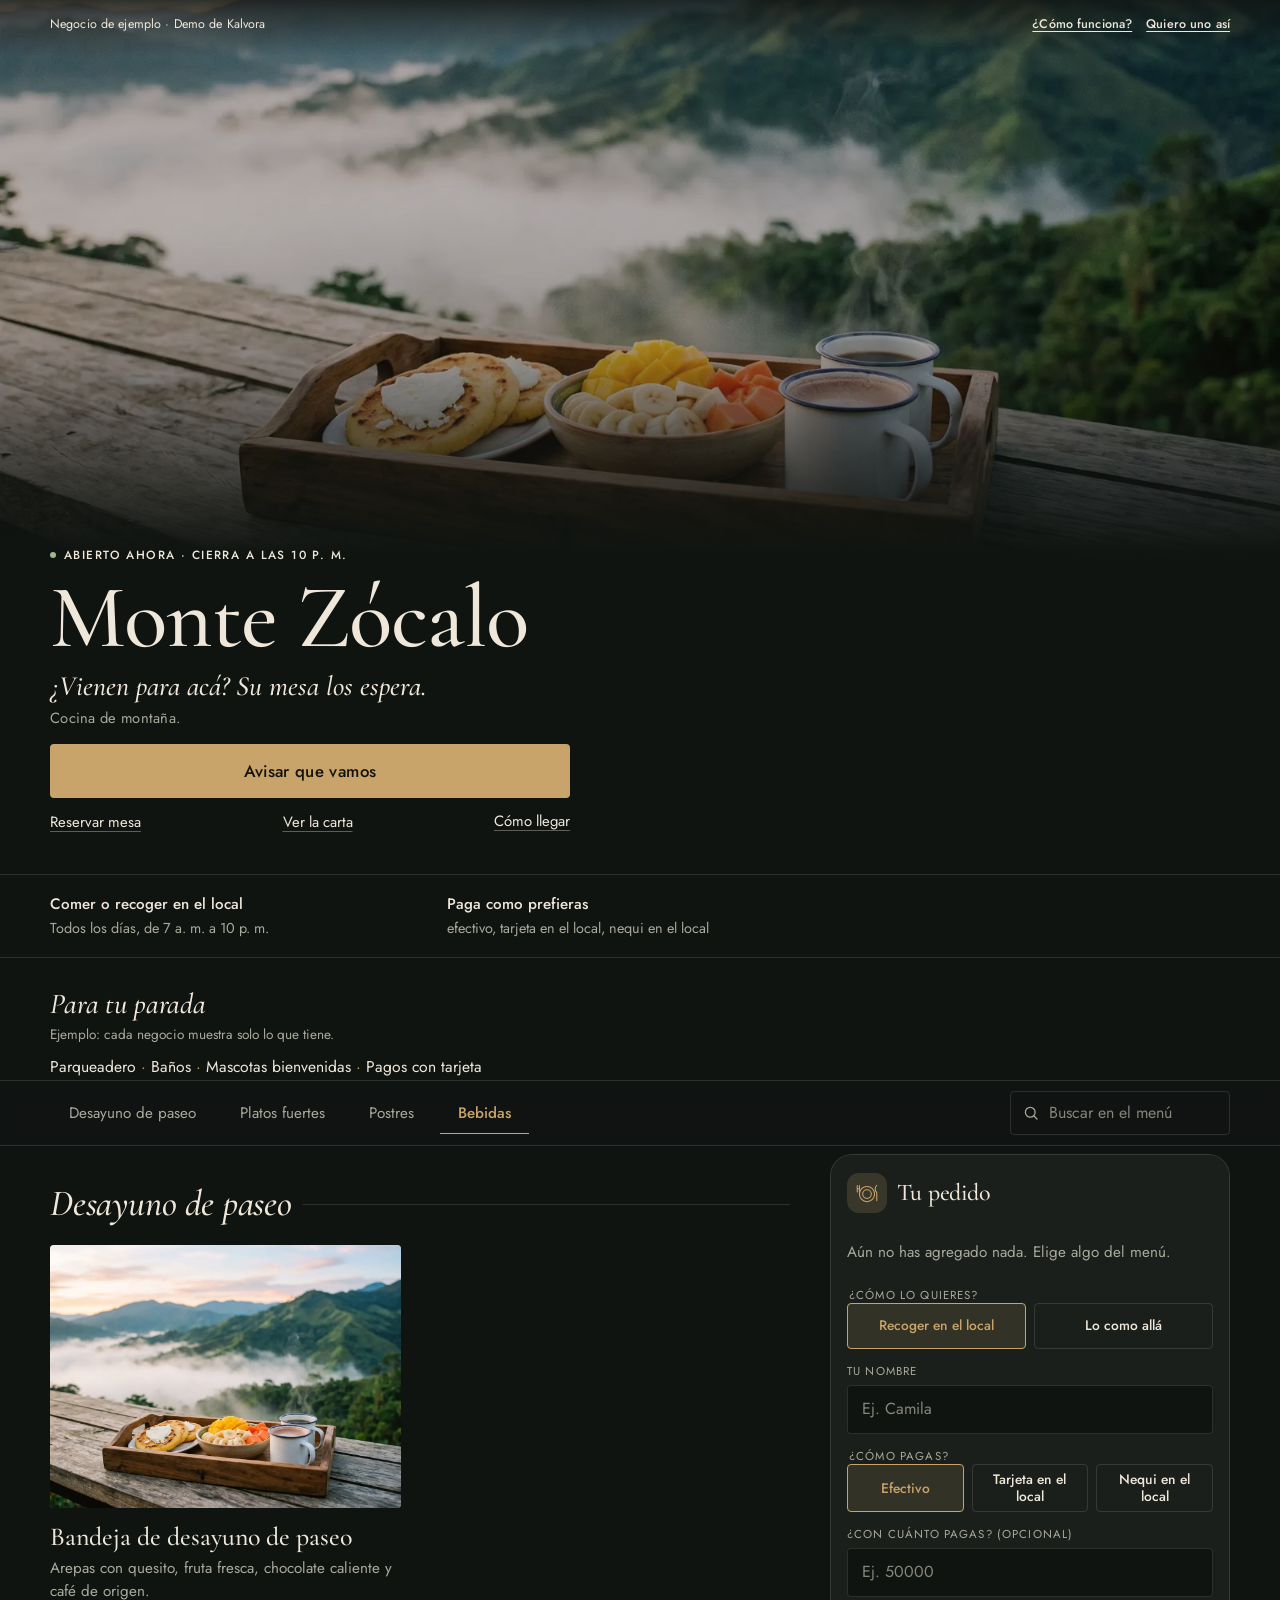
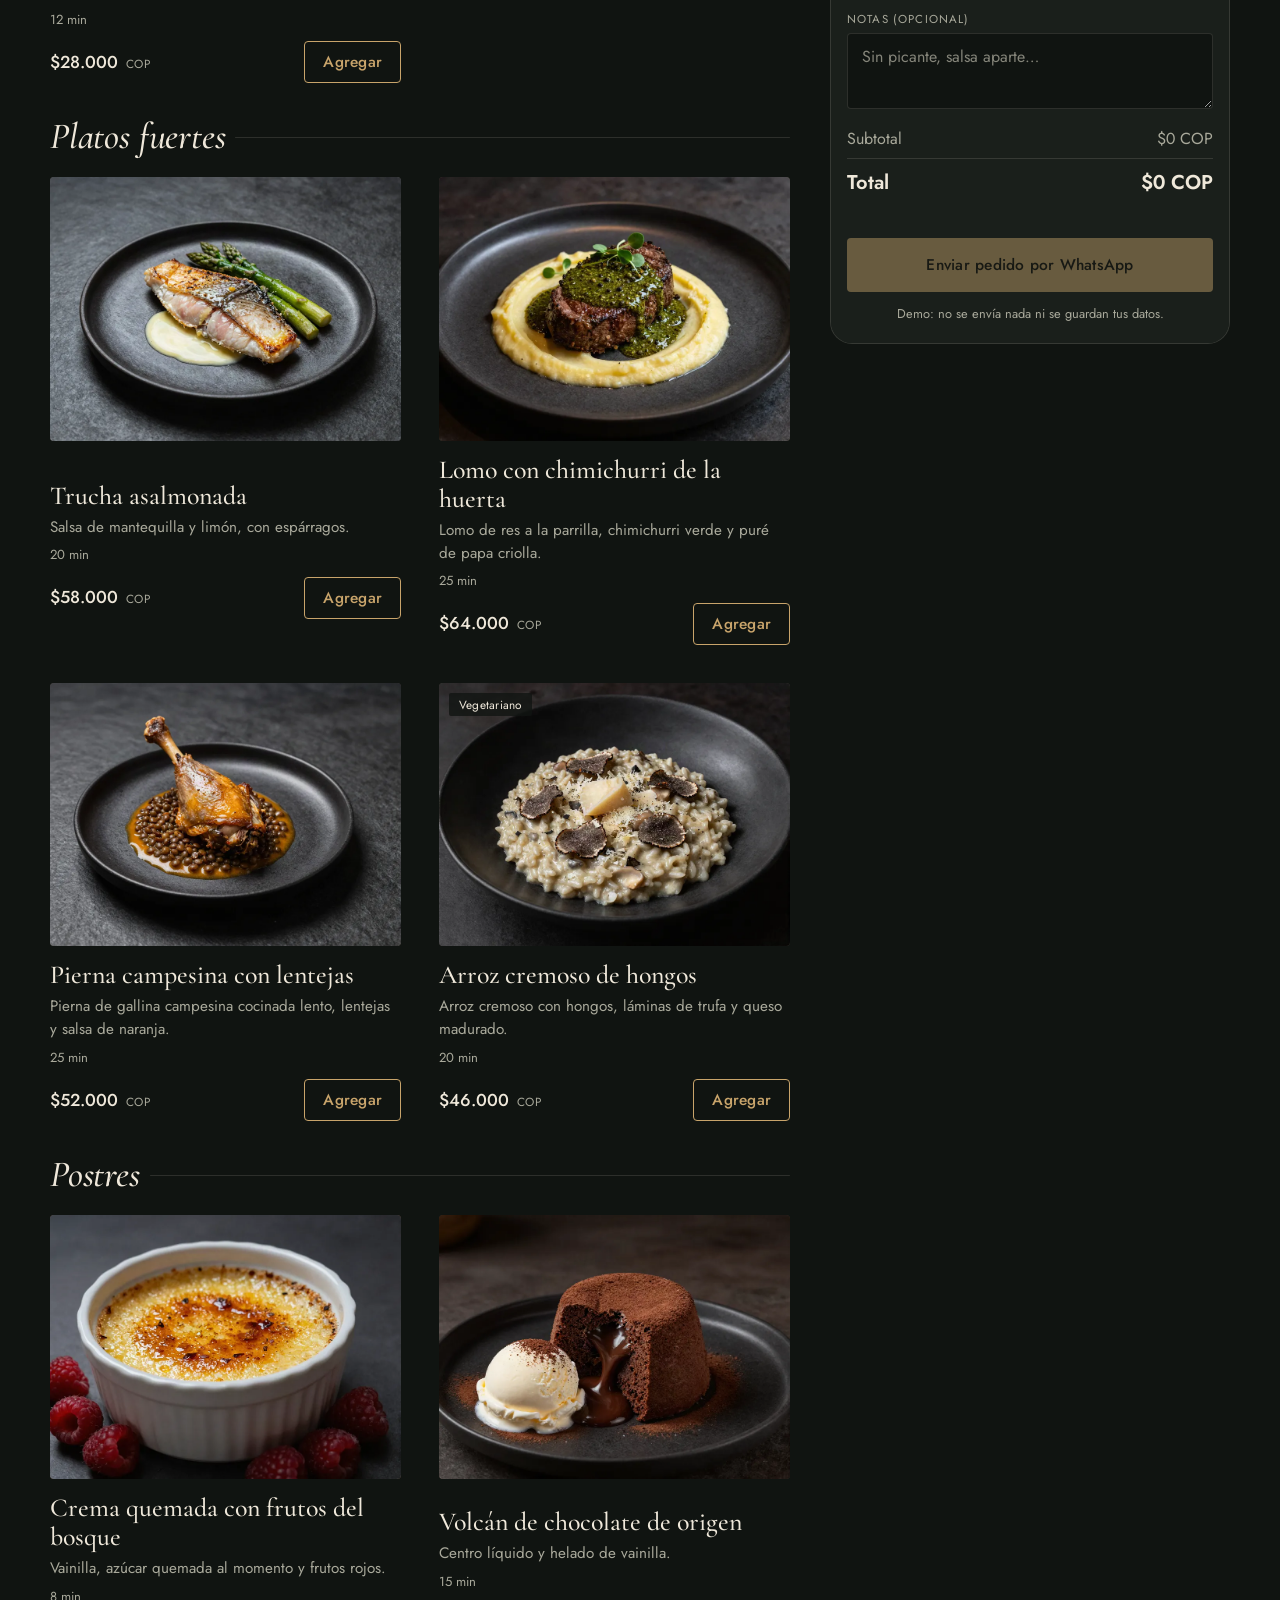
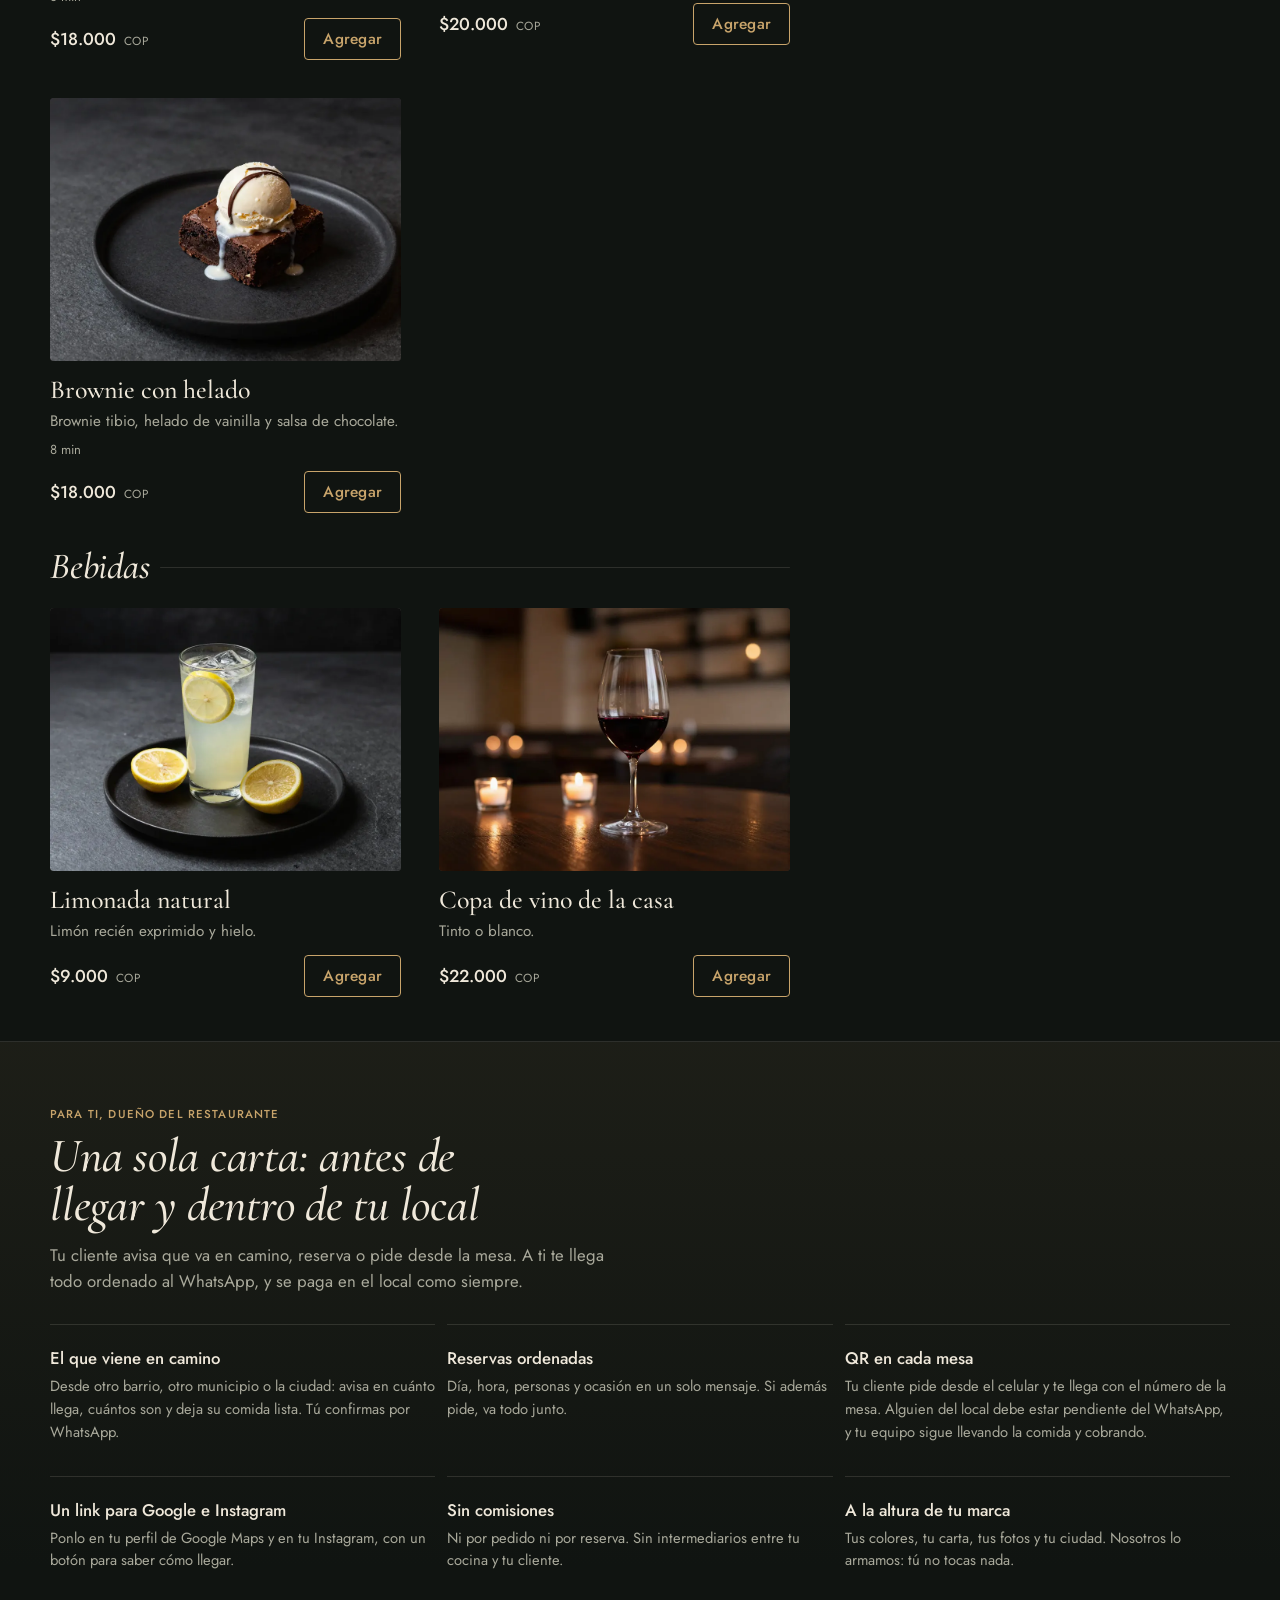
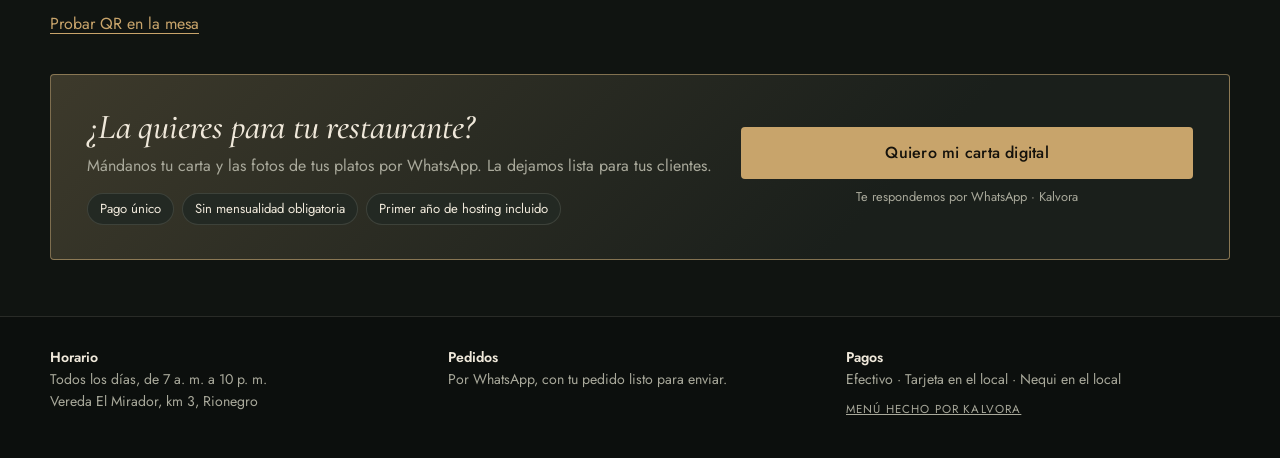
<file: restaurante/index.html>
<!doctype html>
<html lang="es">
<head>
<meta charset="utf-8">
<meta name="viewport" content="width=device-width,initial-scale=1,viewport-fit=cover">
<title>Monte Zócalo · Reserva y pide antes de llegar</title>
<meta name="description" content="Demo de Kalvora: tus clientes avisan que van en camino, reservan su mesa o piden con el QR de la mesa. Todo llega a tu WhatsApp y se paga en el local.">
<meta name="theme-color" content="#101411">
<meta name="robots" content="noindex">
<meta property="og:type" content="website">
<meta property="og:title" content="Monte Zócalo · Reserva y pide antes de llegar">
<meta property="og:description" content="Demo de Kalvora: tus clientes avisan que van en camino, reservan su mesa o piden con el QR de la mesa. Todo llega a tu WhatsApp y se paga en el local.">
<meta property="og:locale" content="es_CO">
<meta property="og:url" content="https://juanj081920-boop.github.io/kalvora-demos/restaurante/">
<meta property="og:image" content="https://juanj081920-boop.github.io/kalvora-demos/restaurante/fotos/compartir.jpg">
<meta name="twitter:card" content="summary_large_image">
<link rel="preload" as="image" href="fotos/portada-paseo.webp" fetchpriority="high">

<style>
@font-face{font-family:'Cormorant Garamond';font-style:normal;font-weight:500;font-display:swap;src:url([data-uri]) format('woff2')}
@font-face{font-family:'Cormorant Garamond';font-style:italic;font-weight:500;font-display:swap;src:url([data-uri]) format('woff2')}
@font-face{font-family:'Jost';font-style:normal;font-weight:400;font-display:swap;src:url([data-uri]) format('woff2')}
@font-face{font-family:'Jost';font-style:normal;font-weight:500;font-display:swap;src:url([data-uri]) format('woff2')}
@font-face{font-family:'Jost';font-style:normal;font-weight:600;font-display:swap;src:url([data-uri]) format('woff2')}
/* =====================================================================
   MOTOR: estructura y comportamiento visual del menú.
   NO se edita por cliente. Todo lo que cambia entre negocios (colores,
   tipografías, formas, portada) viene de variables que define el tema
   (carpeta /temas). Si necesitas otro look, crea un tema nuevo.
   ===================================================================== */
*,*::before,*::after{box-sizing:border-box}
html{-webkit-text-size-adjust:100%;scroll-behavior:smooth;scroll-padding-top:70px}
body{margin:0;background:var(--bg);color:var(--txt);font:400 16px/1.55 var(--f-body);padding-bottom:calc(92px + env(safe-area-inset-bottom,0px));overflow-x:clip;-webkit-font-smoothing:antialiased}
h1,h2,h3,p,ul,ol{margin:0}ul,ol{padding:0;list-style:none}
button,input,select,textarea{font:inherit;color:inherit}
button{cursor:pointer}
img{max-width:100%;display:block}
svg{display:block}
:focus-visible{outline:2px solid var(--acc);outline-offset:3px}
.sr-only{position:absolute;width:1px;height:1px;margin:-1px;overflow:hidden;clip:rect(0 0 0 0);white-space:nowrap}
.wrap{width:min(100% - 32px,1180px);margin-inline:auto}
[hidden]{display:none!important}
.h{font-family:var(--f-display);font-weight:var(--h-weight);text-transform:var(--h-case);letter-spacing:var(--h-track)}

/* Aviso de demo */
.aviso{background:var(--aviso-bg);border-bottom:1px solid var(--line);font:400 .72rem/1.5 var(--f-mono);letter-spacing:.06em;text-transform:uppercase;color:var(--muted)}
.aviso .wrap{display:flex;flex-wrap:wrap;gap:4px 14px;justify-content:space-between;padding-block:9px}
.aviso b{color:var(--acc);font-weight:400}
.aviso a{color:var(--txt)}

/* Portada */
.hero{position:relative;overflow:hidden;background:var(--hero-bg);color:var(--hero-ink)}
.hero::before{content:'';position:absolute;inset:0;background:radial-gradient(var(--hero-dots) 1.4px,transparent 1.6px) 0 0/22px 22px;opacity:.5;pointer-events:none}
.hero__picado{position:absolute;left:0;right:0;top:0;height:46px;background-repeat:repeat-x;background-size:300px 46px;pointer-events:none;z-index:1}
.hero .wrap{position:relative;display:grid;gap:24px;padding-block:36px 34px;align-items:center}
.hero--picado .wrap{padding-block:68px 34px}
.estado{display:inline-flex;align-items:center;gap:8px;width:fit-content;max-width:100%;padding:6px 14px;border-radius:999px;background:var(--estado-bg);font:400 .72rem/1.4 var(--f-mono);letter-spacing:.1em;text-transform:uppercase;color:var(--hero-ink)}
.estado::before{content:'';flex:none;width:8px;height:8px;border-radius:50%;background:var(--ok);box-shadow:0 0 0 3px color-mix(in srgb,var(--ok) 30%,transparent)}
.estado[data-abierto="false"]::before{background:var(--warn);box-shadow:0 0 0 3px color-mix(in srgb,var(--warn) 30%,transparent)}
.hero h1{margin-top:14px;font:var(--h-weight) clamp(2rem,5.4vw,3.5rem)/1 var(--f-display);text-transform:var(--h-case);letter-spacing:var(--h-track);overflow-wrap:anywhere;text-wrap:balance;text-shadow:var(--hero-shadow)}
.lema{margin-top:12px;max-width:40ch;color:var(--hero-muted);font-size:1.1rem}
.hero__botones{display:flex;flex-wrap:wrap;gap:10px;margin-top:22px}
.hero__arte{max-width:520px;width:100%;margin-inline:auto}
.hero__arte svg{width:100%;height:auto;filter:drop-shadow(0 22px 26px rgba(0,0,0,.35))}
.hero__arte img{width:100%;height:auto;aspect-ratio:4/3;object-fit:cover;border-radius:var(--r-card);box-shadow:0 22px 40px rgba(0,0,0,.35)}
@media (min-width:860px){.hero .wrap{padding-block:48px 44px}.hero--arte .wrap{grid-template-columns:1.05fr .95fr}.hero--picado .wrap{padding-block:76px 44px}}

/* Promo */
.promo{background:var(--acc);color:var(--acc-ink)}
.promo .wrap{display:flex;flex-wrap:wrap;align-items:center;justify-content:space-between;gap:6px 16px;padding-block:10px}
.promo p{font-weight:600}
.promo small{font-weight:400;opacity:.85;margin-left:8px}
.promo a{color:inherit;font-weight:600;text-decoration:underline;text-underline-offset:3px}

/* Datos rápidos */
.datos{background:var(--panel);border-bottom:1px solid var(--line)}
.datos .wrap{display:grid;gap:10px;padding-block:14px}
.dato{display:flex;align-items:center;gap:12px;color:var(--muted);font-size:.9rem;min-width:0}
.dato>div{min-width:0}
.dato b{display:block;color:var(--txt);font-weight:600;font-size:.95rem}
.dato i{flex:none;width:38px;height:38px;border-radius:12px;display:grid;place-items:center;background:var(--panel-2);color:var(--acc)}
.dato svg{width:22px;height:22px}
@media (min-width:700px){.datos .wrap{grid-template-columns:repeat(3,1fr)}}

/* Favoritos */
.favs{padding-block:26px 6px}
.titulo-sec{display:flex;align-items:baseline;justify-content:space-between;gap:12px;margin-bottom:14px}
.titulo-sec h2{font:var(--h-weight) 1.55rem/1.1 var(--f-display);text-transform:var(--h-case);letter-spacing:var(--h-track)}
.titulo-sec small{color:var(--muted);font-size:.85rem}
.favs__lista{display:flex;gap:14px;overflow-x:auto;padding:4px 2px 14px;scroll-snap-type:x proximity;scrollbar-width:thin}
.fav{flex:none;width:210px;scroll-snap-align:start;display:grid;border-radius:var(--r-card);overflow:hidden;background:var(--panel);border:1px solid var(--line);box-shadow:var(--shadow-card)}
.fav .img{aspect-ratio:5/3}
.fav__txt{padding:12px 14px 14px;display:grid;gap:8px}
.fav h3{font-size:1rem;font-weight:600}
.fav__fila{display:flex;align-items:center;justify-content:space-between;gap:8px}

/* Imagen de producto: foto real o ilustración sobre fondo de color */
.img{position:relative;display:grid;place-items:center;background:radial-gradient(circle at 50% 38%,var(--t1,var(--acc)) 0,var(--t2,var(--panel-2)) 78%);overflow:hidden;cursor:pointer}
.img::after{content:'';position:absolute;inset:0;background:radial-gradient(rgba(255,255,255,.10) 1.2px,transparent 1.4px) 0 0/16px 16px;opacity:.45;pointer-events:none}
.img svg{position:relative;z-index:1;width:84%;height:84%;filter:drop-shadow(0 10px 10px rgba(0,0,0,.4))}
.img--foto{background:var(--panel-2)}
.img--foto::after{display:none}
.img img{position:absolute;inset:0;width:100%;height:100%;object-fit:cover;opacity:0;transition:opacity .35s ease}
.img img.lista{opacity:1}

/* Categorías y buscador */
.tabs{position:sticky;top:env(safe-area-inset-top,0px);z-index:20;background:var(--tabs-bg);border-block:1px solid var(--line)}
@supports (backdrop-filter:blur(10px)){.tabs{backdrop-filter:blur(12px)}}
.tabs .wrap{display:flex;gap:10px;align-items:center;padding-block:10px}
.tabs__fila{display:flex;gap:6px;overflow-x:auto;scrollbar-width:none;flex:1;min-width:0;-webkit-mask-image:linear-gradient(90deg,#000 calc(100% - 36px),transparent);mask-image:linear-gradient(90deg,#000 calc(100% - 36px),transparent);padding-right:30px}  /* el borde que se desvanece avisa que hay más categorías */
.tabs__fila::-webkit-scrollbar{display:none}
.tab{flex:none;min-height:44px;padding:0 18px;border:1px solid transparent;border-radius:var(--r-btn);background:none;color:var(--muted);font-weight:500;font-size:.92rem}
.tab:hover{color:var(--txt)}
.tab[aria-current="true"]{background:var(--acc);color:var(--acc-ink);font-weight:600}
.buscar{flex:none;position:relative;width:min(220px,34vw)}
.buscar input{width:100%;min-height:44px;padding:0 14px 0 38px;border:1px solid var(--line);border-radius:var(--r-btn);background:var(--panel);color:var(--txt)}
.buscar input::placeholder{color:var(--placeholder)}
.buscar svg{position:absolute;left:12px;top:50%;width:18px;height:18px;margin-top:-9px;color:var(--muted);pointer-events:none}
@media (max-width:560px){.buscar{width:44px}.buscar input{padding:0;color:transparent}.buscar input:focus{position:fixed;left:16px;right:16px;top:8px;width:auto;z-index:60;padding:0 14px 0 38px;color:var(--txt);background:var(--panel-2)}.buscar input::placeholder{color:transparent}.buscar input:focus::placeholder{color:var(--placeholder)}}

/* Menú */
.layout{display:grid;gap:28px;padding-block:20px 40px}
.cat{scroll-margin-top:76px;padding-block:20px 4px}
.cat h2{display:flex;align-items:center;gap:10px;font:var(--h-weight) 1.6rem/1.1 var(--f-display);text-transform:var(--h-case);letter-spacing:var(--h-track);padding-bottom:14px}
.cat h2::after{content:'';flex:1;height:2px;border-radius:2px;background:linear-gradient(90deg,var(--acc),transparent)}
.cat__desc{margin:-6px 0 14px;color:var(--muted);font-size:.92rem}
.cat ul{display:grid;gap:14px}
.item{display:grid;grid-template-columns:128px 1fr;border-radius:var(--r-card);overflow:hidden;background:var(--panel);border:1px solid var(--line);box-shadow:var(--shadow-card);transition:border-color .2s,transform .2s}
.item:hover{border-color:color-mix(in srgb,var(--acc) 50%,transparent)}
.item .img{min-height:100%}
.item__cuerpo{padding:14px 14px 14px 16px;display:grid;gap:6px;align-content:start;min-width:0}
.item h3{font-size:1.05rem;font-weight:600;line-height:1.25}
.item__nombre{padding:0;border:0;background:none;font:inherit;text-align:left;color:inherit}
.item__nombre:hover{color:var(--acc)}
.item p{color:var(--muted);font-size:.88rem;line-height:1.45}
.precio{font-weight:600;font-size:1.05rem;font-variant-numeric:tabular-nums;color:var(--acc)}
.item__fila{display:flex;align-items:center;justify-content:space-between;gap:10px;margin-top:4px;flex-wrap:wrap}
.item__ctl{display:flex;align-items:center;gap:8px;flex-wrap:wrap;justify-content:flex-end}
.en-pedido{font:400 .72rem/1.3 var(--f-mono);letter-spacing:.06em;text-transform:uppercase;color:var(--acc)}
.tag{display:inline-block;margin-left:8px;padding:2px 9px;border-radius:999px;background:var(--acc-2);color:var(--acc-2-ink);font:400 .64rem/1.6 var(--f-mono);letter-spacing:.1em;text-transform:uppercase;vertical-align:2px;white-space:nowrap}
.item--agotado .img{filter:grayscale(.85) brightness(.8)}
.item--agotado h3,.item--agotado .precio{opacity:.6}
.agotado{display:inline-flex;align-items:center;min-height:44px;padding:0 14px;border:1px dashed var(--line);border-radius:var(--r-btn);color:var(--muted);font-size:.85rem}
@media (min-width:560px){
  .cat ul{grid-template-columns:repeat(2,1fr);gap:16px}
  .item{grid-template-columns:1fr}
  .item .img{aspect-ratio:4/3;min-height:0}
}
.sin-resultados{padding:30px 0;color:var(--muted)}

/* Botones */
.btn{display:inline-flex;align-items:center;justify-content:center;gap:8px;min-height:44px;padding:0 20px;border:1px solid transparent;border-radius:var(--r-btn);background:var(--acc);color:var(--acc-ink);font-weight:600;font-size:.92rem;text-decoration:none;text-align:center;transition:transform .15s,filter .2s}
.btn:hover{filter:brightness(1.07)}.btn:active{transform:scale(.97)}
.btn--ghost{background:none;border-color:var(--line);color:var(--txt)}
.btn--claro{background:var(--hero-btn-bg);color:var(--hero-btn-ink)}
.btn--oscuro{background:var(--hero-btn2-bg);color:var(--hero-btn2-ink);border-color:var(--hero-btn2-line)}
.btn--full{width:100%;min-height:54px;font-size:1rem}
.btn[disabled]{opacity:.45;cursor:not-allowed}
.qty{display:inline-flex;align-items:center;border:1px solid var(--acc);border-radius:var(--r-btn);overflow:hidden}
.qty button{width:40px;height:44px;border:0;background:none;color:var(--acc);font-size:1.25rem;line-height:1}
.qty button:hover{background:color-mix(in srgb,var(--acc) 14%,transparent)}
.qty output{min-width:26px;text-align:center;font-weight:600;font-variant-numeric:tabular-nums}

/* Pedido: panel lateral en computador, hoja inferior en celular */
.cart{position:fixed;inset:auto 0 0 0;z-index:40;max-height:92dvh;overflow:auto;padding:18px 16px calc(22px + env(safe-area-inset-bottom,0px));background:var(--panel);border:1px solid var(--line);border-radius:22px 22px 0 0;transform:translateY(105%);visibility:hidden;transition:transform .35s cubic-bezier(.16,1,.3,1),visibility 0s .35s}
.cart.open{transform:none;visibility:visible;transition:transform .35s cubic-bezier(.16,1,.3,1)}
.cart__top{display:flex;justify-content:space-between;align-items:center;margin-bottom:6px}
.cart h2{font:var(--h-weight) 1.5rem/1 var(--f-display);text-transform:var(--h-case);letter-spacing:var(--h-track)}
.cart__x{width:44px;height:44px;border:1px solid var(--line);border-radius:50%;background:none;font-size:1.3rem}
.vacio{padding:22px 0 8px;color:var(--muted);font-size:.95rem}
.repetir{margin:6px 0 14px}
.fideli{display:flex;gap:12px;align-items:flex-start;margin-top:18px;padding:12px 14px;border:1px dashed var(--acc);border-radius:var(--r-input,12px);background:color-mix(in srgb,var(--acc) 10%,transparent);font-size:.92rem;line-height:1.4}
.fideli__ico{flex:none;width:28px;height:28px;border-radius:50%;display:grid;place-items:center;background:var(--acc);color:var(--acc-ink);font-size:.9rem}
.fideli__txt{display:grid;gap:4px}
.fideli__link{color:var(--acc);font-weight:600}
.lineas li{display:grid;grid-template-columns:1fr auto;gap:4px 12px;padding-block:12px;border-bottom:1px solid var(--line)}
.lineas b{font-weight:500}.lineas .linea__precio{text-align:right;font-variant-numeric:tabular-nums}
.lineas .qty{grid-column:1;justify-self:start;transform:scale(.88);transform-origin:left}
.lineas small{grid-column:1/-1;color:var(--muted);font-size:.8rem}
.fondo{position:fixed;inset:0;z-index:35;background:rgba(0,0,0,.62)}
.campo{display:grid;gap:6px;margin-top:14px}
.campo label,.campo legend{font:400 .72rem/1.4 var(--f-mono);letter-spacing:.1em;text-transform:uppercase;color:var(--muted)}
.campo input[type=text],.campo textarea,.campo select{width:100%;min-height:46px;padding:11px 14px;background:var(--bg);border:1px solid var(--line);border-radius:var(--r-input)}
.campo select{appearance:auto}
.campo textarea{min-height:76px;resize:vertical}
.campo input::placeholder,.campo textarea::placeholder{color:var(--placeholder)}
fieldset.campo{border:0;padding:0;margin-inline:0;min-width:0}
.tipos{display:grid;grid-template-columns:1fr 1fr;gap:8px}
.tipos--3{grid-template-columns:repeat(3,1fr)}
.tipos--1{grid-template-columns:1fr}
.tipos label{display:grid;place-items:center;text-align:center;min-height:46px;padding:6px;border:1px solid var(--line);border-radius:var(--r-input);text-transform:none;letter-spacing:0;font:500 .86rem/1.25 var(--f-body);color:var(--txt);cursor:pointer}
.tipos input{position:absolute;opacity:0;pointer-events:none}
.tipos label:has(input:checked){border-color:var(--acc);background:color-mix(in srgb,var(--acc) 14%,transparent);color:var(--acc)}
.tipos label:has(input:focus-visible){outline:2px solid var(--acc);outline-offset:3px}

/* Sugerencias en el pedido */
.sugs{margin-top:16px;padding-top:14px;border-top:1px solid var(--line)}
.sugs__t{font:400 .72rem/1.4 var(--f-mono);letter-spacing:.1em;text-transform:uppercase;color:var(--muted);margin-bottom:10px}
.sugs ul{display:grid;gap:8px}
.sug{display:grid;grid-template-columns:56px 1fr auto;gap:12px;align-items:center;padding:8px;border:1px solid var(--line);border-radius:var(--r-input);background:var(--bg)}
.sug .img{width:56px;height:56px;border-radius:10px}
.sug .img svg{width:90%;height:90%}
.sug b{display:block;font-weight:600;font-size:.92rem;line-height:1.25}
.sug span{color:var(--acc);font-size:.88rem;font-variant-numeric:tabular-nums}
.sug .btn{min-height:40px;padding:0 14px}

.totales{display:grid;gap:6px;margin-block:18px 14px;font-variant-numeric:tabular-nums}
.totales div{display:flex;justify-content:space-between;gap:12px;color:var(--muted)}
.totales .total{color:var(--txt);font-size:1.25rem;font-weight:600;padding-top:8px;border-top:1px solid var(--line)}
.totales .devuelta{color:var(--acc);font-size:.9rem}
.totales .aviso-envio{display:block;color:var(--acc);font-size:.85rem}
.aviso-cerrado{margin-top:12px;padding:10px 14px;border:1px dashed var(--warn);border-radius:var(--r-input);font-size:.88rem}
.error{min-height:1.3em;margin-bottom:8px;color:var(--error);font-size:.88rem}
.nota{margin-top:12px;color:var(--muted);font-size:.8rem;text-align:center}

/* Barra inferior (celular) */
.barra{position:fixed;left:16px;right:16px;bottom:calc(14px + env(safe-area-inset-bottom,0px));z-index:30;display:flex;justify-content:space-between;align-items:center;gap:12px;min-height:58px;padding:0 24px;border:0;border-radius:var(--r-btn);background:var(--acc);color:var(--acc-ink);font-weight:600;box-shadow:0 12px 34px rgba(0,0,0,.45)}
.barra span:last-child{font-variant-numeric:tabular-nums}

/* Ventanas: producto y demo */
dialog{width:min(94vw,520px);max-height:92dvh;padding:0;border:1px solid var(--line);border-radius:22px;background:var(--panel);color:var(--txt);overflow:auto}
dialog::backdrop{background:rgba(0,0,0,.7)}
.dlg{padding:24px 20px 20px;display:grid;gap:14px}
.dlg h2{font:var(--h-weight) 1.4rem/1.1 var(--f-display);text-transform:var(--h-case);letter-spacing:var(--h-track)}
.dlg p{color:var(--muted);font-size:.92rem}
.chat{max-height:42dvh;overflow:auto;white-space:pre-wrap;word-break:break-word;margin:0;padding:14px 16px;border-radius:14px 14px 14px 4px;background:var(--panel-2);border:1px solid var(--line);font:400 .86rem/1.55 var(--f-body);color:var(--txt)}
.dlg .acciones{display:grid;gap:8px}
.prod{position:relative}
.prod__img{aspect-ratio:16/10;border-radius:0}
.prod__img svg{width:70%;height:90%}
.prod__x{position:absolute;right:12px;top:12px;z-index:3;width:44px;height:44px;border:0;border-radius:50%;background:rgba(0,0,0,.55);color:#fff;font-size:1.3rem}
.prod__cuerpo{padding:18px 20px 20px;display:grid;gap:6px}
.prod__cuerpo h2{font:var(--h-weight) 1.5rem/1.15 var(--f-display);text-transform:var(--h-case);letter-spacing:var(--h-track)}
.prod__desc{color:var(--muted);font-size:.95rem}
.grupo{margin-top:12px;display:grid;gap:8px;border:0;padding:0;min-width:0}
.grupo legend{display:flex;justify-content:space-between;gap:10px;width:100%;padding:0;font-weight:600}
.grupo legend small{font:400 .68rem/1.6 var(--f-mono);letter-spacing:.08em;text-transform:uppercase;color:var(--muted)}
.grupo legend small.req{color:var(--acc)}
.opc{display:grid;grid-template-columns:auto 1fr auto;gap:12px;align-items:center;min-height:48px;padding:6px 14px;border:1px solid var(--line);border-radius:var(--r-input);cursor:pointer;background:var(--bg)}
.opc:has(input:checked){border-color:var(--acc);background:color-mix(in srgb,var(--acc) 12%,transparent)}
.opc:has(input:focus-visible){outline:2px solid var(--acc);outline-offset:3px}
.opc input{width:20px;height:20px;accent-color:var(--acc)}
.opc span:last-child{color:var(--muted);font-variant-numeric:tabular-nums;font-size:.9rem}
.opc[aria-disabled="true"]{opacity:.45;cursor:not-allowed}
.prod__pie{position:sticky;bottom:0;display:flex;gap:12px;align-items:center;padding:14px 20px calc(14px + env(safe-area-inset-bottom,0px));border-top:1px solid var(--line);background:var(--panel)}
.prod__pie .btn{flex:1}
.prod__error{color:var(--error);font-size:.88rem;min-height:1.2em;padding:0 20px}

/* Aviso breve */
.toast{position:fixed;left:50%;bottom:calc(90px + env(safe-area-inset-bottom,0px));transform:translate(-50%,12px);z-index:80;max-width:min(92vw,420px);padding:10px 18px;border-radius:var(--r-btn);background:var(--txt);color:var(--bg);font-size:.9rem;font-weight:500;opacity:0;pointer-events:none;transition:opacity .25s,transform .25s}
.toast.on{opacity:1;transform:translate(-50%,0)}

footer{padding-block:30px 40px;background:var(--footer-bg);border-top:1px solid var(--line);color:var(--muted);font-size:.88rem}
footer .wrap{display:grid;gap:14px}
footer b{display:block;color:var(--txt);font-weight:600}
footer a{color:var(--txt)}
@media (min-width:760px){footer .wrap{grid-template-columns:repeat(3,1fr)}}
.hecho{margin-top:10px;font:400 .72rem/1.5 var(--f-mono);letter-spacing:.1em;text-transform:uppercase;color:var(--placeholder)}
.hecho a{color:inherit}

@media (min-width:1000px){
  body{padding-bottom:0}
  .layout{grid-template-columns:minmax(0,1fr) 400px;gap:40px;align-items:start}
  .cart{position:sticky;inset:auto;top:84px;max-height:calc(100dvh - 110px);transform:none;visibility:visible;border-radius:22px}
  .barra,.fondo,.cart__x{display:none!important}
  .toast{bottom:28px}
}
@media (prefers-reduced-motion:reduce){html{scroll-behavior:auto}*{transition:none!important}}

/* =====================================================================
   CAPA PREMIUM: vidrio, movimiento y detalles finos.
   Los temas pueden ajustar --glass-* si lo necesitan.
   ===================================================================== */
:root{
  --glass-bg:color-mix(in srgb,var(--panel) 62%,transparent);
  --glass-line:color-mix(in srgb,var(--txt) 14%,transparent);
  --glass-dark:rgba(16,12,10,.44);
  --glass-dark-line:rgba(255,255,255,.22);
  --ease-out:cubic-bezier(.16,1,.3,1);
  --ease-pop:cubic-bezier(.34,1.56,.64,1);
}
.estado,.btn--oscuro,.prod__x,.img__tag,.toast{-webkit-backdrop-filter:blur(14px) saturate(1.5);backdrop-filter:blur(14px) saturate(1.5)}
.estado{background:var(--glass-dark);border:1px solid var(--glass-dark-line)}
.btn--oscuro{background:rgba(255,255,255,.12);border-color:rgba(255,255,255,.28);color:var(--hero-ink)}
.prod__x{background:var(--glass-dark);border:1px solid var(--glass-dark-line)}

/* Botones con brillo que pasa al tocar */
.btn{position:relative;overflow:hidden;transition:transform .18s var(--ease-pop),filter .2s,box-shadow .25s}
.btn:not(.btn--ghost):not(.btn--oscuro):not(.btn--claro){box-shadow:0 6px 18px -8px color-mix(in srgb,var(--acc) 80%,transparent)}
.btn::after{content:'';position:absolute;inset:0;background:linear-gradient(110deg,transparent 30%,rgba(255,255,255,.35) 50%,transparent 70%);transform:translateX(-120%);pointer-events:none}
.btn:hover::after{transform:translateX(120%);transition:transform .7s var(--ease-out)}
.btn:active{transform:scale(.95)}

/* Etiqueta en vidrio sobre la foto */
.img__tag{position:absolute;left:10px;top:10px;z-index:2;padding:4px 10px;border-radius:999px;background:var(--glass-dark);border:1px solid var(--glass-dark-line);color:#fff;font:500 .62rem/1.5 var(--f-mono);letter-spacing:.1em;text-transform:uppercase;max-width:calc(100% - 20px);text-align:center}
@media (max-width:559px){.item .img__tag{left:6px;top:6px;max-width:calc(100% - 12px);padding:3px 8px;font-size:.56rem;letter-spacing:.06em}}
.item .img svg{transition:transform .45s var(--ease-out)}
.item:hover .img svg,.item:hover .img img{transform:scale(1.06) rotate(-1.5deg)}
.item .img img{transition:transform .5s var(--ease-out)}
.item{transition:border-color .2s,translate .3s var(--ease-out),box-shadow .3s}
@media (hover:hover){.item:hover{translate:0 -3px;box-shadow:0 18px 40px -18px rgba(0,0,0,.55)}}

/* Los platos aparecen suave al bajar */
@supports (animation-timeline:view()){
  .item,.fav{animation:aparece linear both;animation-timeline:view();animation-range:entry 0% entry 35%}
}
@keyframes aparece{from{opacity:0;transform:translateY(22px) scale(.98)}to{opacity:1;transform:none}}

/* Recomendado de la casa */
.reco{padding-top:26px}
.reco__card{position:relative;display:grid;border-radius:calc(var(--r-card) + 6px);overflow:hidden;background:linear-gradient(135deg,color-mix(in srgb,var(--acc) 22%,var(--panel)),var(--panel) 60%);border:1px solid color-mix(in srgb,var(--acc) 45%,var(--line));box-shadow:0 24px 60px -30px color-mix(in srgb,var(--acc) 70%,transparent)}
.reco__card::before{content:'';position:absolute;inset:-40% -10% auto auto;width:60%;aspect-ratio:1;border-radius:50%;background:radial-gradient(color-mix(in srgb,var(--acc) 35%,transparent),transparent 65%);pointer-events:none}
.reco__img{aspect-ratio:16/10}
.reco__img svg{width:72%;height:88%;animation:flota 5s ease-in-out infinite}
@keyframes flota{50%{transform:translateY(-8px) rotate(-1.5deg)}}
.reco__txt{position:relative;padding:20px 20px 22px;display:grid;gap:8px;align-content:center}
.reco__eyebrow{display:inline-flex;align-items:center;gap:6px;width:fit-content;padding:5px 12px;border-radius:999px;background:var(--acc);color:var(--acc-ink);font:500 .68rem/1.4 var(--f-mono);letter-spacing:.12em;text-transform:uppercase}
.reco__eyebrow svg{width:14px;height:14px}
.reco h2{font:var(--h-weight) clamp(1.6rem,4vw,2.3rem)/1.05 var(--f-display);text-transform:var(--h-case);letter-spacing:var(--h-track)}
.reco__desc{color:var(--muted)}
.reco__prueba{font:400 .78rem/1.4 var(--f-mono);letter-spacing:.06em;color:var(--acc)}
.reco__fila{display:flex;align-items:center;justify-content:space-between;gap:12px;flex-wrap:wrap;margin-top:6px}
.reco .precio{font-size:1.4rem}
@media (min-width:760px){.reco__card{grid-template-columns:1.1fr 1fr}.reco__img{aspect-ratio:auto;min-height:280px}.reco__txt{padding:28px 32px}}

/* Arma tu combo */
.armable__eyebrow{display:block;font:500 .68rem/1.4 var(--f-mono);letter-spacing:.12em;text-transform:uppercase;color:var(--acc)}
.item--armable{border:1.5px dashed color-mix(in srgb,var(--acc) 70%,transparent);background:linear-gradient(140deg,color-mix(in srgb,var(--acc) 16%,var(--panel)),var(--panel) 70%)}
@media (min-width:560px){.item--armable{grid-column:1/-1;grid-template-columns:1fr 1fr}.item--armable .img{aspect-ratio:auto;min-height:220px}.item--armable .item__cuerpo{align-content:center;padding:22px}.item--armable h3{font-size:1.35rem}}
.pasos{display:grid;grid-auto-flow:column;grid-auto-columns:1fr;gap:6px;margin:10px 0 2px;counter-reset:paso}
.pasos li{display:grid;gap:6px;font:400 .66rem/1.3 var(--f-mono);letter-spacing:.06em;text-transform:uppercase;color:var(--muted);min-width:0}
.pasos li::before{content:'';height:5px;border-radius:5px;background:var(--line);transition:background .35s var(--ease-out)}
.pasos li span{overflow:hidden;text-overflow:ellipsis;white-space:nowrap}
.pasos li.hecho{color:var(--acc)}
.pasos li.hecho::before{background:var(--acc)}
.paso-n{display:inline-grid;place-items:center;width:24px;height:24px;margin-right:8px;border-radius:50%;background:var(--acc);color:var(--acc-ink);font:600 .8rem/1 var(--f-body)}
.prod--armable .grupo legend{align-items:center;justify-content:flex-start}
.prod--armable .grupo legend small{margin-left:auto}
.prod--armable .grupo{scroll-margin-top:16px}

/* Ventana del plato: entra suave; en celular sube como hoja */
dialog[open]{animation:abre .42s var(--ease-out)}
dialog::backdrop{background:rgba(0,0,0,.55);-webkit-backdrop-filter:blur(6px);backdrop-filter:blur(6px)}
dialog[open]::backdrop{animation:velo .3s ease}
@keyframes abre{from{opacity:0;transform:translateY(26px) scale(.96)}}
@keyframes velo{from{opacity:0}}
.prod__pie{background:var(--glass-bg);-webkit-backdrop-filter:blur(16px) saturate(1.4);backdrop-filter:blur(16px) saturate(1.4)}
.opc{transition:border-color .2s,background .2s,transform .15s}
.opc:active{transform:scale(.985)}
@media (max-width:600px){
  #prod{width:100%;max-width:100%;margin:auto 0 0;border-radius:24px 24px 0 0;border-bottom:0;max-height:94dvh}
  #prod[open]{animation:sube .45s var(--ease-out)}
  @keyframes sube{from{transform:translateY(100%)}}
}

/* Pedido flotante: el símbolo del negocio que se va llenando */
.barra{left:50%;right:auto;transform:translateX(-50%);width:min(calc(100% - 32px),460px);padding:0 8px 0 8px;gap:12px;justify-content:flex-start;background:var(--glass-bg);color:var(--txt);border:1px solid var(--glass-line);-webkit-backdrop-filter:blur(18px) saturate(1.6);backdrop-filter:blur(18px) saturate(1.6);box-shadow:0 18px 40px -12px rgba(0,0,0,.55);animation:entraBarra .5s var(--ease-pop)}
@keyframes entraBarra{from{transform:translate(-50%,120%)}}
.barra__ico{position:relative;flex:none;width:46px;height:46px;border-radius:50%;display:grid;place-items:center;overflow:hidden;background:color-mix(in srgb,var(--acc) 22%,var(--panel-2));color:var(--txt);isolation:isolate}
.barra__ico svg{width:28px;height:28px;position:relative;z-index:1}
.barra__nivel{position:absolute;inset:auto 0 0 0;height:calc(var(--nivel,0) * 100%);background:var(--acc);transition:height .6s var(--ease-pop);z-index:0}
.barra__nivel::before{content:'';position:absolute;left:-25%;right:-25%;top:-5px;height:10px;border-radius:45%;background:var(--acc);animation:ola 2.4s linear infinite}
@keyframes ola{to{transform:translateX(18%)}}
.barra__ico:has(.barra__nivel) svg{color:var(--txt)}
.barra__n{position:absolute;right:0;top:0;z-index:2;min-width:20px;height:20px;padding:0 5px;border-radius:999px;background:var(--acc-2);color:var(--acc-2-ink);font:600 .72rem/20px var(--f-body);text-align:center;box-shadow:0 0 0 2px var(--panel)}
.barra__txt{flex:1;text-align:left;font-weight:600}
.barra__total{padding:10px 16px;border-radius:999px;background:var(--acc);color:var(--acc-ink);font-weight:700;font-variant-numeric:tabular-nums}
.rebote{animation:rebote .55s var(--ease-pop)}
@keyframes rebote{30%{transform:scale(1.28) rotate(-8deg)}60%{transform:scale(.92) rotate(4deg)}}
.rebote .barra__n{animation:rebote .55s var(--ease-pop) .05s}
.cart h2{display:flex;align-items:center;gap:10px}
.cart__ico{display:grid;place-items:center;width:40px;height:40px;border-radius:12px;background:color-mix(in srgb,var(--acc) 18%,transparent);color:var(--acc)}
.cart__ico svg{width:26px;height:26px}
.vuelo{position:fixed;left:0;top:0;z-index:90;width:64px;height:64px;border-radius:50%;overflow:hidden;display:grid;place-items:center;pointer-events:none;box-shadow:0 10px 30px rgba(0,0,0,.45),0 0 0 3px var(--acc);background:var(--panel-2) center/cover}
.vuelo svg{width:88%;height:88%}
.vuelo img{width:100%;height:100%;object-fit:cover}
.toast{width:max-content;background:var(--glass-dark);color:#fff;border:1px solid var(--glass-dark-line)}
/* =====================================================================
   VENTAS: chef's picks, oferta al agregar, tiempos, carta, reservas,
   editor de la demo.
   ===================================================================== */
.hero h1{-webkit-user-select:none;user-select:none;-webkit-tap-highlight-color:transparent}

/* Datos del plato: etiqueta y tiempo */
.item__meta{display:flex;flex-wrap:wrap;align-items:center;gap:6px 12px;margin-top:2px}
.meta__tiempo{display:inline-flex;align-items:center;gap:5px;color:var(--muted);font:400 .74rem/1.3 var(--f-mono);letter-spacing:.04em}
.meta__tiempo svg{width:14px;height:14px}
.meta__tag{padding:2px 9px;border-radius:999px;border:1px solid color-mix(in srgb,var(--acc) 55%,transparent);color:var(--acc);font:500 .64rem/1.6 var(--f-mono);letter-spacing:.1em;text-transform:uppercase}

/* Modo carta: lista tipográfica, sin fotos (restaurantes) */
.item--carta{grid-template-columns:1fr;background:none;border:0;border-bottom:1px solid var(--line);border-radius:0;box-shadow:none;overflow:visible}
.item--carta .item__cuerpo{padding:16px 0 18px}
@media (hover:hover){.item--carta:hover{translate:none;box-shadow:none}}
.item--carta h3{font:var(--h-weight) 1.25rem/1.25 var(--f-display);letter-spacing:var(--h-track)}
.item--carta .item__fila{margin-top:8px}
@media (min-width:560px){.cat ul:has(> .item--carta){grid-template-columns:1fr 1fr;column-gap:40px;row-gap:0}}

/* Chef's picks: varios destacados */
.reco__grid{display:grid;gap:16px}
@media (min-width:760px){
  .reco__grid--2{grid-template-columns:1fr 1fr}
  .reco__grid--3{grid-template-columns:1.25fr 1fr 1fr}
  .reco__grid .reco__card{grid-template-columns:1fr}
  .reco__grid .reco__img{min-height:0;aspect-ratio:4/3}
  .reco__grid .reco__txt{padding:20px 22px 22px}
}
.reco__grid h3{font:var(--h-weight) 1.35rem/1.15 var(--f-display);text-transform:var(--h-case);letter-spacing:var(--h-track)}
.reco__card--grande h3{font-size:1.6rem}

/* Oferta al agregar */
.upsell{position:fixed;z-index:45;left:50%;bottom:calc(86px + env(safe-area-inset-bottom,0px));transform:translateX(-50%);width:min(calc(100% - 32px),440px);display:grid;grid-template-columns:58px 1fr;gap:8px 12px;align-items:center;padding:12px;border-radius:calc(var(--r-card) + 2px);background:var(--glass-bg);border:1px solid var(--glass-line);-webkit-backdrop-filter:blur(18px) saturate(1.6);backdrop-filter:blur(18px) saturate(1.6);box-shadow:0 20px 50px -12px rgba(0,0,0,.6);animation:entraOferta .45s var(--ease-pop)}
.upsell.sale{animation:saleOferta .25s ease forwards}
@keyframes entraOferta{from{opacity:0;transform:translate(-50%,24px) scale(.96)}}
@keyframes saleOferta{to{opacity:0;transform:translate(-50%,16px)}}
.upsell__img .img{width:58px;height:58px;border-radius:12px}
.upsell__img .img svg{width:90%;height:90%}
.upsell__txt p{font-weight:600;line-height:1.3}
.upsell__txt small{color:var(--acc);font-variant-numeric:tabular-nums}
.upsell__acc{grid-column:1/-1;display:grid;grid-template-columns:1fr auto;gap:8px}
.upsell__no{min-height:44px;padding:0 14px;border:1px solid var(--line);border-radius:var(--r-btn);background:none;color:var(--muted);font-size:.88rem}
@media (min-width:1000px){.upsell{left:auto;right:calc(400px + max(16px,(100vw - 1180px)/2) + 40px);transform:none;bottom:28px;animation-name:entraOfertaD}.upsell.sale{animation-name:saleOfertaD}}
@keyframes entraOfertaD{from{opacity:0;transform:translateY(24px) scale(.96)}}
@keyframes saleOfertaD{to{opacity:0;transform:translateY(16px)}}

/* Banda de reservas */
.reserva-band{padding-top:22px}
.reserva-band .wrap{display:flex;flex-wrap:wrap;align-items:center;justify-content:space-between;gap:16px 24px;padding:22px 24px;border:1px solid color-mix(in srgb,var(--acc) 40%,var(--line));border-radius:var(--r-card);background:linear-gradient(120deg,color-mix(in srgb,var(--acc) 10%,var(--panel)),var(--panel))}
.reserva-band .wrap>div{min-width:0;flex:1 1 260px}
.reserva-band__eyebrow{font:500 .7rem/1.4 var(--f-mono);letter-spacing:.16em;text-transform:uppercase;color:var(--acc)}
.reserva-band h2{margin-top:4px;font:var(--h-weight) 1.6rem/1.1 var(--f-display);text-transform:var(--h-case);letter-spacing:var(--h-track)}
.reserva-band p:last-child{margin-top:6px;color:var(--muted);font-size:.95rem}

/* Ventanas de formulario */
.dlg__top{display:flex;justify-content:space-between;align-items:center;gap:12px}
.dlg__top .cart__x{display:grid!important;place-items:center;flex:none}
.reserva__sub{color:var(--muted);font-size:.92rem;margin-top:-6px}
.reserva__fila{display:grid;grid-template-columns:1fr 1fr;gap:10px}
.reserva__fila .campo{margin-top:0}
.reserva .campo{margin-top:0}
.campo__lbl{font:400 .72rem/1.4 var(--f-mono);letter-spacing:.1em;text-transform:uppercase;color:var(--muted)}
.campo input[type=date]{width:100%;min-height:46px;padding:10px 12px;background:var(--bg);border:1px solid var(--line);border-radius:var(--r-input);color:var(--txt);color-scheme:inherit}
.campo select:disabled{opacity:.6}
.personas{display:grid;grid-template-columns:repeat(auto-fill,minmax(44px,1fr));gap:6px}
.personas label{display:grid;place-items:center;min-height:44px;border:1px solid var(--line);border-radius:var(--r-input);font-weight:600;cursor:pointer;font-variant-numeric:tabular-nums}
.personas input{position:absolute;opacity:0;pointer-events:none}
.personas label:has(input:checked){border-color:var(--acc);background:var(--acc);color:var(--acc-ink)}
.personas label:has(input:focus-visible){outline:2px solid var(--acc);outline-offset:3px}
.acciones--2{grid-template-columns:1fr 1fr}
.muestras{display:grid;grid-template-columns:repeat(5,1fr);gap:8px}
.muestra{aspect-ratio:1;min-height:44px;border-radius:50%;border:2px solid var(--line);cursor:pointer;transition:transform .15s var(--ease-pop)}
.muestra:active{transform:scale(.92)}
.muestra[aria-pressed="true"]{border-color:var(--txt);box-shadow:0 0 0 3px var(--bg),0 0 0 5px var(--txt)}
.rueda{display:flex;align-items:center;gap:12px;margin-top:8px;min-height:48px;padding:6px 12px;border:1px dashed var(--line);border-radius:var(--r-input);cursor:pointer;color:var(--txt)!important;font:500 .92rem/1.2 var(--f-body)!important;letter-spacing:0!important;text-transform:none!important}
.rueda input{width:44px;height:36px;padding:0;border:0;background:none;cursor:pointer}
@media (prefers-reduced-motion:reduce){*,*::before,*::after{animation:none!important}}
/* Avisos arriba, para no chocar con la oferta ni con el pedido */
.toast{top:calc(78px + env(safe-area-inset-top,0px));bottom:auto!important;transform:translate(-50%,-12px)}
.toast.on{transform:translate(-50%,0)}
.upsell{background:color-mix(in srgb,var(--panel) 92%,transparent)}

/* =====================================================================
   MODO DEMO (solo para prospectar): aviso, bienvenida, guía, chat de
   WhatsApp y sección para el dueño. No aparece en menús de clientes.
   ===================================================================== */
.aviso .wrap{align-items:center}
.aviso__acc{display:inline-flex;align-items:center;gap:8px}
.aviso__ayuda{border:0;background:none;padding:6px 4px;color:var(--muted);font:inherit;letter-spacing:inherit;text-transform:inherit;text-decoration:underline;text-underline-offset:3px}
.aviso .aviso__cta{display:inline-flex;align-items:center;min-height:32px;padding:0 14px;border-radius:999px;background:var(--acc);color:var(--acc-ink);font-weight:600;text-decoration:none;white-space:nowrap}
@media (max-width:480px){.aviso .wrap{justify-content:center;text-align:center}}

.dlg__eyebrow{font:500 .7rem/1.4 var(--f-mono);letter-spacing:.14em;text-transform:uppercase;color:var(--acc)!important}

/* Bienvenida */
.bienvenida .dlg{padding:28px 22px 22px}
.bienvenida h2{font-size:1.75rem}
.bv__pasos{display:grid;gap:10px;counter-reset:p}
.bv__pasos li{counter-increment:p;display:grid;grid-template-columns:34px 1fr;align-items:center;gap:12px;padding:10px 12px;border:1px solid var(--line);border-radius:var(--r-input);background:var(--panel-2);font-size:.95rem}
.bv__pasos li::before{content:counter(p);display:grid;place-items:center;width:34px;height:34px;border-radius:50%;background:var(--acc);color:var(--acc-ink);font-weight:700}

/* Guía flotante */
.guia{position:fixed;left:50%;transform:translateX(-50%);bottom:calc(16px + env(safe-area-inset-bottom,0px));z-index:29;display:flex;align-items:center;gap:10px;width:max-content;max-width:calc(100% - 32px);padding:8px 8px 8px 10px;border:1px solid color-mix(in srgb,var(--acc) 55%,var(--line));border-radius:999px;background:color-mix(in srgb,var(--panel) 88%,transparent);-webkit-backdrop-filter:blur(14px);backdrop-filter:blur(14px);box-shadow:0 14px 34px -12px rgba(0,0,0,.6);font-size:.88rem;animation:guia-sube .5s var(--ease-pop,ease) both}
.con-barra .guia{bottom:calc(84px + env(safe-area-inset-bottom,0px))}
.guia__n{flex:none;padding:3px 10px;border-radius:999px;background:var(--acc);color:var(--acc-ink);font:600 .7rem/1.5 var(--f-mono);letter-spacing:.06em;text-transform:uppercase;white-space:nowrap}
.guia__txt{line-height:1.3}
.guia__x{flex:none;width:30px;height:30px;border:0;border-radius:50%;background:var(--panel-2);color:var(--muted);font-size:1.1rem;line-height:1}
.con-guia .toast{bottom:calc(140px + env(safe-area-inset-bottom,0px))}
@media (min-width:1000px){.guia,.con-barra .guia{bottom:24px;left:calc(50% - 190px)}.con-guia .toast{bottom:84px}}
@keyframes guia-sube{from{opacity:0;translate:0 14px}}
.guia-cart{margin:4px 0 10px;padding:10px 12px;border:1px dashed color-mix(in srgb,var(--acc) 60%,transparent);border-radius:var(--r-input);background:color-mix(in srgb,var(--acc) 10%,transparent);color:var(--txt);font-size:.86rem}

/* El pedido como llega a WhatsApp */
.wa{border-radius:16px;overflow:hidden;border:1px solid rgba(0,0,0,.25);box-shadow:0 18px 40px -20px rgba(0,0,0,.7)}
.wa__top{display:flex;align-items:center;gap:10px;padding:10px 14px;background:#075E54;color:#fff}
.wa__top b{display:block;font-size:.95rem;line-height:1.2}
.wa__top small{font-size:.72rem;opacity:.8}
.wa__avatar{display:grid;place-items:center;width:34px;height:34px;border-radius:50%;background:#DFE5E7;font-size:1rem}
.wa__fondo{padding:14px 12px 16px;background:#E5DDD5 radial-gradient(rgba(0,0,0,.05) 1px,transparent 1.2px) 0 0/14px 14px}
.wa .chat{position:relative;max-height:38dvh;margin:0 auto 0 0;max-width:92%;padding:9px 12px 20px;border:0;border-radius:4px 12px 12px 12px;background:#fff;color:#111B21;font:400 .84rem/1.5 system-ui,-apple-system,'Segoe UI',Roboto,sans-serif;box-shadow:0 1px .5px rgba(0,0,0,.13)}
.chat__hora{position:absolute;right:10px;bottom:4px;font-size:.66rem;color:#667781}
.beneficios{display:grid;gap:8px}
.beneficios li{position:relative;padding-left:28px;font-size:.92rem;color:var(--txt)}
.beneficios li::before{content:'✓';position:absolute;left:0;top:0;display:grid;place-items:center;width:20px;height:20px;border-radius:50%;background:color-mix(in srgb,var(--ok) 22%,transparent);color:var(--ok);font-size:.72rem;font-weight:700}

/* Sección para el dueño */
.para-ti{padding:64px 0 56px;border-top:1px solid var(--line);background:linear-gradient(180deg,color-mix(in srgb,var(--acc) 7%,var(--bg)),var(--bg) 60%)}
.para-ti__eyebrow{font:500 .72rem/1.4 var(--f-mono);letter-spacing:.16em;text-transform:uppercase;color:var(--acc)}
.para-ti h2{margin-top:10px;max-width:22ch;font:var(--h-weight) clamp(2rem,5vw,3rem)/1.02 var(--f-display);text-transform:var(--h-case);letter-spacing:var(--h-track);text-wrap:balance}
.para-ti__sub{margin-top:12px;max-width:56ch;color:var(--muted);font-size:1.05rem}
.para-ti__grid{display:grid;gap:12px;margin-top:30px}
@media (min-width:640px){.para-ti__grid{grid-template-columns:repeat(2,1fr)}}
@media (min-width:980px){.para-ti__grid{grid-template-columns:repeat(3,1fr)}}
.para-ti__grid li{display:grid;grid-template-columns:42px 1fr;column-gap:14px;row-gap:4px;align-content:start;padding:16px;border:1px solid var(--line);border-radius:var(--r-card);background:var(--panel)}
.para-ti__grid i{grid-row:span 2;display:grid;place-items:center;width:42px;height:42px;border-radius:12px;background:color-mix(in srgb,var(--acc) 16%,transparent);color:var(--acc)}
@media (min-width:980px){.para-ti__grid li{grid-template-columns:1fr;padding:20px}.para-ti__grid i{grid-row:auto;margin-bottom:6px}}
.para-ti__grid i svg{width:22px;height:22px}
.para-ti__grid b{font-size:1.05rem}
.para-ti__grid p{color:var(--muted);font-size:.92rem}
.cierre{display:grid;gap:22px;margin-top:28px;padding:28px 24px;border-radius:calc(var(--r-card) + 4px);border:1px solid color-mix(in srgb,var(--acc) 50%,var(--line));background:linear-gradient(135deg,color-mix(in srgb,var(--acc) 20%,var(--panel)),var(--panel) 70%)}
.cierre h3{font:var(--h-weight) clamp(1.6rem,4vw,2.2rem)/1.05 var(--f-display);text-transform:var(--h-case);letter-spacing:var(--h-track)}
.cierre p{margin-top:8px;color:var(--muted)}
.cierre__puntos{display:flex;flex-wrap:wrap;gap:8px;margin-top:14px}
.cierre__puntos li{padding:5px 12px;border-radius:999px;border:1px solid var(--line);background:var(--panel-2);font-size:.82rem}
.cierre__acc{display:grid;gap:8px;align-content:center}
.cierre__acc .btn{min-height:52px;font-size:1rem}
.cierre__acc small{color:var(--muted);font-size:.8rem;text-align:center}
@media (min-width:860px){.cierre{grid-template-columns:1.4fr 1fr;align-items:center;padding:34px 36px}}

/* =====================================================================
   FORMAS DE USO: voy en camino, reservar y QR en la mesa
   ===================================================================== */
.hero__botones:has(.formas),.hero__botones:has(.mesa-aviso){display:grid;flex-wrap:nowrap}
.formas{display:grid;gap:8px;max-width:460px}
.forma{display:flex;align-items:center;gap:12px;width:100%;min-height:62px;padding:9px 14px;border:1px solid var(--hero-btn2-line);border-radius:var(--r-btn);background:var(--hero-btn2-bg);color:var(--hero-btn2-ink);text-align:left;text-decoration:none;transition:transform .15s,filter .2s}
.forma:hover{filter:brightness(1.12)}.forma:active{transform:scale(.985)}
.forma i{flex:none;display:grid;place-items:center;width:30px;height:30px;color:var(--acc)}
.forma svg{width:26px;height:26px}
.forma__txt{display:grid;gap:1px;min-width:0}
.forma b{font-size:1.02rem;font-weight:700;line-height:1.25}
.forma small{font-size:.84rem;line-height:1.3;opacity:.85}
.forma--principal{background:var(--hero-btn-bg);border-color:transparent;color:var(--hero-btn-ink)}
.forma--principal i{color:inherit}
.forma--principal small{opacity:.92}
.formas__pie{display:flex;flex-wrap:wrap;gap:0 18px}
.formas__link{display:inline-flex;align-items:center;min-height:44px;padding:0;border:0;background:none;color:inherit;font-size:.92rem;font-weight:600;text-decoration:underline;text-underline-offset:3px}
.formas__link--centro{justify-self:center}
.mesa-aviso{display:grid;gap:4px;max-width:460px;padding:14px 16px;border-left:3px solid var(--acc);background:var(--estado-bg)}
.mesa-aviso b{font-size:1.25rem;font-weight:700}
.mesa-aviso span{font-size:.95rem;color:var(--hero-muted)}
.hero__botones:has(.mesa-aviso) .btn{justify-self:start}

/* Franja de la visita o de la mesa, siempre a la vista sobre las categorías */
.franja{background:color-mix(in srgb,var(--acc) 16%,var(--panel));border-bottom:1px solid var(--line)}
.tabs .franja .wrap{justify-content:space-between;gap:4px 12px;padding-block:4px}
.franja__txt{min-width:0;font-size:.9rem;font-weight:600;line-height:1.25}
.franja__acc{flex:none;display:flex;gap:2px}
.franja button,.franja__salir{min-height:40px;padding:0 8px;border:0;background:none;color:var(--acc);font-size:.86rem;font-weight:600;text-decoration:underline;text-underline-offset:3px;display:inline-flex;align-items:center;flex:none}
.con-franja .cat{scroll-margin-top:0}
html:has(body.con-franja){scroll-padding-top:122px}

/* Dentro del pedido */
.visita-campo{display:grid;gap:8px;padding:12px;border:1px solid color-mix(in srgb,var(--acc) 45%,var(--line));border-radius:var(--r-input)}
.visita-campo p{font-weight:600;font-size:.95rem}
.visita-campo__acc{display:flex;flex-wrap:wrap;gap:8px}
.visita-campo__acc .btn{flex:1 1 130px}
.paga-local{margin-top:14px;font-weight:600;font-size:.95rem}

/* Diálogos cortos */
.tipos--4{grid-template-columns:repeat(4,1fr)}
#camino .acciones .btn,#reserva .acciones .btn,#llegar .acciones .btn{min-height:52px;padding-block:8px;line-height:1.2}
#camino .error:empty,#reserva .error:empty{margin:-14px 0 0}
.camino__hora{margin-top:-6px;font-size:.92rem;color:var(--muted)}
.camino__hora--mal{color:var(--error);font-weight:600}
.mas-detalle summary{min-height:44px;display:flex;align-items:center;cursor:pointer;color:var(--muted);font-size:.92rem;text-decoration:underline;text-underline-offset:3px}
.mas-detalle__c{display:grid;gap:14px;padding-top:6px}
#r-mas:has(#r-mas-t[hidden]) .mas-detalle__c{padding-top:0}

/* =====================================================================
   OPCIONALES POR CLIENTE: barra fija, "Para tu parada", zócalos
   ===================================================================== */
.barra-fija{position:fixed;left:16px;right:16px;bottom:calc(14px + env(safe-area-inset-bottom,0px));z-index:30;display:flex;justify-content:flex-end;gap:8px;pointer-events:none}
.barra-fija>*{pointer-events:auto;min-height:58px;box-shadow:0 12px 30px -10px rgba(0,0,0,.45)}
.barra-fija__principal{flex:1;font-size:1rem}
.barra-fija__mapa{flex:none;width:104px;padding:0 8px;line-height:1.15;background:var(--panel);color:var(--txt);border-color:var(--line)}
.con-fija .barra{left:16px;right:auto;transform:none;width:calc(100% - 32px - 112px);padding:0 10px 0 6px;gap:8px;animation:none;background:var(--panel);-webkit-backdrop-filter:none;backdrop-filter:none}
.con-fija .barra__ico{flex:none;width:42px;height:42px}
.con-fija .barra__txt{flex:1 1 auto;min-width:0;font-size:.88rem;line-height:1.1;text-align:left;white-space:normal}
.con-fija .barra__total{margin-left:auto;padding-inline:8px;font-size:.84rem;white-space:nowrap}
@media (max-width:379px){.barra-fija__mapa{width:84px;font-size:.88rem}.con-fija .barra{width:calc(100% - 32px - 92px);padding-left:12px}.con-fija .barra__ico{display:none}.con-fija .barra__txt{flex:0 1 58px}.con-fija .barra__total{font-size:.78rem;padding-inline:6px}}
@media (min-width:1000px){.barra-fija{display:none}}
.bajada{margin-top:8px;max-width:40ch;color:var(--hero-muted);font-size:1rem}
.parada{padding-top:22px}
.parada__foto{width:100%;aspect-ratio:16/7;object-fit:cover;border-radius:var(--r-card);margin-bottom:14px}
.parada h2{font:var(--h-weight) 1.6rem/1.1 var(--f-display);text-transform:var(--h-case);letter-spacing:var(--h-track)}
.parada__sub{margin-top:4px;color:var(--muted);font-size:.88rem}
.parada__lista{display:flex;flex-wrap:wrap;gap:8px;margin-top:12px}
.parada__lista li{display:flex;align-items:center;gap:8px;padding:8px 12px;border:1px solid var(--line);border-radius:var(--r-btn);background:var(--panel);font-size:.92rem}
.parada__lista i{flex:none;display:grid;place-items:center;width:22px;height:22px;color:var(--acc)}
.parada__lista svg{width:22px;height:22px}
.hero.hero--zocalo .wrap{padding-bottom:82px}
.hero--zocalo .hero__picado{top:auto;bottom:0;height:48px;background-size:168px 48px}

/* fonts: https://fonts.googleapis.com/css2?family=Cormorant+Garamond:ital,wght@0,500;1,500&family=Jost:wght@400;500;600&display=swap */
/* =====================================================================
   TEMA "MONTE": restaurante de montaña de alta categoría. Portada con
   foto de borde a borde, fondo casi negro, un solo acento de latón y
   mucho aire. La foto manda: casi sin recuadros ni íconos.
   ===================================================================== */
:root{
  color-scheme:dark;
  --f-display:'Cormorant Garamond','Cormorant',Garamond,'Times New Roman',serif;
  --f-body:'Jost','Futura','Century Gothic',system-ui,sans-serif;
  --f-mono:'Jost','Futura','Century Gothic',system-ui,sans-serif;
  --h-case:none; --h-weight:500; --h-track:-.005em;

  --bg:#101411; --panel:#1A1F1B; --panel-2:#232923; --line:rgba(239,232,218,.13);
  --txt:#EFE8DA; --muted:#A9A99B; --placeholder:#85857A;
  --acc:#C8A46B; --acc-ink:#15120C;
  --acc-2:#C8A46B; --acc-2-ink:#15120C;
  --ok:#9DB88F; --warn:#D9B36A; --error:#E8B4A4;

  --hero-bg:#101411;
  --hero-ink:#EFE8DA; --hero-muted:#CFCabb; --hero-dots:transparent;
  --hero-shadow:none; --estado-bg:transparent;
  --hero-btn-bg:var(--acc); --hero-btn-ink:var(--acc-ink);
  --hero-btn2-bg:transparent; --hero-btn2-ink:#EFE8DA; --hero-btn2-line:rgba(239,232,218,.3);

  --aviso-bg:transparent; --footer-bg:#0C0F0D; --tabs-bg:rgba(16,20,17,.94);
  --r-card:4px; --r-btn:4px; --r-input:4px; --shadow-card:none;
  --theme-color:#101411;
}

/* Aviso de ejemplo: discreto, sobre la foto */
.aviso{position:absolute;inset:0 0 auto;z-index:5;border:0;background:linear-gradient(rgba(16,20,17,.82),transparent);font:400 .78rem/1.3 var(--f-body);letter-spacing:.01em;text-transform:none;color:var(--txt)}
.aviso .wrap{align-items:center;padding-block:8px 16px}
.aviso b{color:var(--txt)}
.aviso__acc{display:inline-flex;gap:14px;align-items:center}
.aviso .aviso__ayuda,.aviso .aviso__cta{min-height:32px;padding:0;border:0;border-radius:0;background:none;box-shadow:none;color:var(--txt);font:500 .78rem/1.3 var(--f-body);letter-spacing:.01em;text-transform:none;text-decoration:underline;text-underline-offset:3px}

/* Portada cinematográfica */
.hero--inmersiva{display:flex}
.hero--inmersiva::before{display:none}
.hero.hero--inmersiva .wrap{flex:1;width:100%;max-width:none;margin:0;padding:0;display:flex;flex-direction:column;gap:0;align-items:stretch}
/* Alto de la foto: que se vea la bandeja completa en celulares altos y que el botón no se salga en los bajitos */
.hero--inmersiva .hero__arte{order:-1;flex:none;position:relative;width:100%;max-width:none;height:clamp(170px,calc(100svh - 345px),100vw);margin:0;overflow:hidden}
.hero--inmersiva .hero__arte img{position:absolute;inset:0;width:100%;height:100%;aspect-ratio:auto;object-fit:cover;object-position:50% 72%;border-radius:0;box-shadow:none;filter:brightness(.74) saturate(.88)}
.hero--inmersiva .hero__arte::after{content:'';position:absolute;inset:0;background:linear-gradient(transparent 58%,#101411 100%)}
.hero--inmersiva .wrap>div:first-child{position:relative;z-index:1;width:min(100% - 32px,1180px);margin:-14px auto 0;padding-bottom:14px}
.estado{padding:0;border:0;background:none;-webkit-backdrop-filter:none;backdrop-filter:none;font:500 .74rem/1.4 var(--f-body);letter-spacing:.12em}
.estado::before{width:6px;height:6px;box-shadow:none}
.hero h1{margin-top:8px;font-size:clamp(3.1rem,14vw,5.6rem);line-height:.98;letter-spacing:-.012em;font-weight:500;color:var(--txt)}
.lema{margin-top:8px;max-width:none;font:italic 500 clamp(1.28rem,5.6vw,1.75rem)/1.2 var(--f-display);color:var(--txt)}
.bajada{margin-top:4px;font-size:.92rem;letter-spacing:.02em;color:var(--muted)}

/* Un solo botón fuerte; lo demás, discreto */
.hero--inmersiva .hero__botones:has(.formas){display:grid;grid-template-columns:repeat(3,auto);justify-content:space-between;gap:2px 8px;margin-top:14px}
.hero--inmersiva .formas,.hero--inmersiva .formas__pie{display:contents}
.forma i,.forma small{display:none}
.forma{min-height:44px;padding:0;border:0;border-radius:0;background:none;justify-content:center;text-align:center;color:var(--txt)}
.forma b{font-size:.93rem;font-weight:400;text-decoration:underline;text-decoration-color:rgba(239,232,218,.35);text-underline-offset:4px}
.forma--principal{grid-column:1/-1;min-height:54px;border-radius:var(--r-btn);background:var(--acc);color:var(--acc-ink)}
.forma--principal b{font-size:1.05rem;font-weight:500;letter-spacing:.02em;text-decoration:none}
.forma--principal:hover{filter:brightness(1.08)}
.formas__link{min-height:44px;font-size:.93rem;font-weight:400;justify-content:center;color:var(--txt);text-decoration-color:rgba(239,232,218,.35);text-underline-offset:4px}
.mesa-aviso{padding:0;border:0;background:none;gap:2px}
.mesa-aviso b{font:500 1.5rem/1.15 var(--f-display)}
.hero--inmersiva .hero__botones:has(.mesa-aviso) .btn{justify-self:stretch;min-height:52px}

/* Botones */
.btn{font-weight:500;letter-spacing:.015em;font-size:.97rem;border-radius:var(--r-btn)}
.btn::after{display:none}
.btn:not(.btn--ghost):not(.btn--oscuro):not(.btn--claro){box-shadow:none}
.item__ctl .btn{min-height:42px;padding:0 18px;background:none;border-color:var(--acc);color:var(--acc)}
.item__ctl .btn:hover{background:var(--acc);color:var(--acc-ink);filter:none}

/* Datos y parada: texto limpio */
.datos{background:none;border-block:1px solid var(--line)}
.dato i{display:none}
.dato b{font-weight:500}
.datos .wrap{padding-block:18px;gap:12px}
.parada{padding-top:30px}
.parada h2{font-size:1.8rem;font-style:italic}
.parada__sub{font-size:.85rem}
.parada__lista{display:block;margin-top:8px;line-height:1.7}
.parada__lista li{display:inline;padding:0;border:0;border-radius:0;background:none;font-size:.98rem}
.parada__lista li:not(:last-child)::after{content:' · ';color:var(--acc)}
.parada__lista i{display:none}

/* Categorías */
.tab{font-size:.95rem;font-weight:400;border-radius:0}
.tab[aria-current="true"]{background:none;color:var(--acc);font-weight:500;box-shadow:inset 0 -1px 0 var(--acc)}
.buscar input{background:none}

/* Carta: la foto es la protagonista */
.layout{padding-top:8px}
.cat{padding-top:30px}
.cat h2{font-size:2.3rem;font-style:italic;padding-bottom:20px}
.cat h2::after{height:1px;background:var(--line)}
.cat h2 span,.cat h2 svg{display:none!important}
.cat ul{gap:38px}
.item{grid-template-columns:1fr;border:0;border-radius:0;background:none;box-shadow:none;overflow:visible}
.item:hover{border-color:transparent;translate:none;box-shadow:none}
.item .img{aspect-ratio:4/3;min-height:0;border-radius:var(--r-card)}
.item:hover .img img{transform:none}
.item__cuerpo{padding:14px 0 0;gap:6px}
.item h3{font:500 1.62rem/1.12 var(--f-display)}
.item__nombre:hover{color:var(--txt)}
.item p{font-size:.95rem;line-height:1.5}
.item__meta svg,.meta__tiempo svg{display:none}
.meta__tiempo{font:400 .82rem/1.4 var(--f-body);letter-spacing:0;color:var(--muted)}
.img__tag{left:10px;top:10px;padding:4px 10px;border:0;border-radius:2px;background:rgba(16,20,17,.78);color:var(--txt);font:400 .74rem/1.3 var(--f-body);letter-spacing:.02em;text-transform:none;-webkit-backdrop-filter:none;backdrop-filter:none}
.precio{font:500 1.08rem/1.2 var(--f-body);color:var(--txt)}
.precio small{margin-left:3px;font-size:.68em;font-weight:400;letter-spacing:.04em;color:var(--muted)}
.item__fila{margin-top:6px;align-items:center}
.en-pedido{font-family:var(--f-body);letter-spacing:0;text-transform:none}

/* Sección para el dueño */
.para-ti h2,.cierre h3{font-style:italic;font-weight:500}
.para-ti__grid i{display:none}
.para-ti__grid li{display:block;border:0;border-top:1px solid var(--line);border-radius:0;background:none;box-shadow:none;padding-inline:0}
.para-ti__grid li b{display:block;font-weight:500}
.para-ti__grid li p{margin-top:4px}
.para-ti__eyebrow,.dlg__eyebrow{font-family:var(--f-body);letter-spacing:.1em}
.probar-mesa{display:inline-flex;align-items:center;min-height:44px;margin-top:10px;color:var(--acc);text-decoration:underline;text-underline-offset:4px}
.cierre{border-radius:var(--r-card);box-shadow:none}
.cierre::before{display:none}
.hecho,.hecho a{opacity:1;color:var(--muted)}

/* Barra, pedido y avisos */
.barra__n{background:var(--acc);color:var(--acc-ink)}
.barra__total{border-radius:var(--r-btn)}
.barra-fija>*{box-shadow:0 10px 24px -12px rgba(0,0,0,.8)}
.barra-fija__principal{font-weight:500}
.franja{background:var(--panel)}
.franja button{color:var(--acc)}
.toast{background:var(--txt);color:var(--bg)}
.reco__card{box-shadow:none}
.reco__card::before{display:none}

@media (min-width:860px){
  .hero--inmersiva .wrap>div:first-child{padding-bottom:30px}
  .hero--inmersiva .hero__botones:has(.formas){max-width:520px}
}
@media (prefers-reduced-motion:reduce){.forma,.btn{transition:none}}

</style>
</head>
<body>
<div class="aviso" id="aviso" hidden><div class="wrap">
  <span id="aviso-txt"></span>
  <span class="aviso__acc"><button type="button" class="aviso__ayuda" id="aviso-ayuda">¿Cómo funciona?</button><a id="aviso-link" class="aviso__cta" target="_blank" rel="noopener"></a></span>
</div></div>

<header class="hero" id="hero"><div class="hero__picado" id="picado" hidden aria-hidden="true"></div><div class="wrap">
  <div>
    <p class="estado" id="estado" role="status"></p>
    <h1 id="nombre"></h1>
    <p class="lema" id="lema"></p>
    <div class="hero__botones" id="hero-botones"></div>
  </div>
  <div class="hero__arte" id="hero-arte" aria-hidden="true" hidden></div>
</div></header>

<section class="promo" id="promo" hidden><div class="wrap" id="promo-wrap"></div></section>

<section class="datos" aria-label="Información rápida"><div class="wrap" id="datos"></div></section>

<section class="parada" id="parada" hidden aria-labelledby="parada-t"><div class="wrap">
  <h2 id="parada-t"></h2>
  <p class="parada__sub" id="parada-sub"></p>
  <ul class="parada__lista" id="parada-lista"></ul>
</div></section>

<section class="reco" id="reco-sec" hidden aria-labelledby="reco-t"><div class="wrap" id="reco"></div></section>

<section class="reserva-band" id="reserva-sec" hidden aria-labelledby="reserva-band-t"><div class="wrap">
  <div><p class="reserva-band__eyebrow" id="reserva-band-eyebrow"></p><h2 id="reserva-band-t"></h2><p id="reserva-band-txt"></p></div>
  <button type="button" class="btn" data-reservar>Reservar mesa</button>
</div></section>

<section class="favs" id="favs-sec" aria-labelledby="favs-t"><div class="wrap">
  <div class="titulo-sec"><h2 id="favs-t">Los favoritos de la casa</h2><small>Para pedir de una</small></div>
  <ul class="favs__lista" id="favs"></ul>
</div></section>

<nav class="tabs" aria-label="Categorías del menú">
<div class="franja" id="franja" hidden><div class="wrap">
  <span class="franja__txt" id="franja-txt"></span>
  <span class="franja__acc" id="franja-acc"><button type="button" id="franja-cambiar">Cambiar</button><button type="button" id="franja-quitar">Quitar</button></span>
  <a class="franja__salir" id="franja-salir" href="?" hidden>Salir de la mesa</a>
</div></div>
<div class="wrap">
  <div class="tabs__fila" id="tabs"></div>
  <div class="buscar"><svg viewBox="0 0 24 24" fill="none" stroke="currentColor" stroke-width="1.7" stroke-linecap="round" aria-hidden="true"><circle cx="11" cy="11" r="6.5"/><path d="M20 20l-4-4"/></svg><label class="sr-only" for="buscar">Buscar en el menú</label><input type="search" id="buscar" placeholder="Buscar en el menú" autocomplete="off"></div>
</div></nav>

<main class="wrap layout">
  <div id="menu"></div>

  <aside class="cart" id="cart" aria-label="Tu pedido">
    <div class="cart__top">
      <h2><span class="cart__ico" id="cart-ico" aria-hidden="true"></span><span id="cart-t">Tu pedido</span></h2>
      <button type="button" class="cart__x" id="cerrar" aria-label="Cerrar pedido">×</button>
    </div>
    <p class="vacio" id="vacio">Aún no has agregado nada. Elige algo del menú.</p>
    <button type="button" class="btn btn--ghost repetir" id="repetir" hidden>Repetir mi último pedido</button>
    <ul class="lineas" id="lineas"></ul>

    <div class="sugs" id="sugs" hidden>
      <p class="sugs__t" id="sugs-t"></p>
      <ul id="sugs-lista"></ul>
    </div>

    <fieldset class="campo" id="campo-tipo">
      <legend>¿Cómo lo quieres?</legend>
      <div class="tipos" id="tipos"></div>
    </fieldset>
    <div class="campo visita-campo" id="campo-visita" hidden>
      <p id="visita-txt"></p>
      <div class="visita-campo__acc"><button type="button" class="btn btn--ghost" id="visita-camino">Voy en camino</button><button type="button" class="btn btn--ghost" id="visita-reservar">Para otro día</button></div>
    </div>
    <div class="campo" id="campo-nombre"><label for="f-nombre">Tu nombre</label><input type="text" id="f-nombre" autocomplete="given-name" maxlength="60" placeholder="Ej. Camila"></div>
    <div class="campo" id="campo-zona" hidden><label for="f-zona">Barrio o zona</label><select id="f-zona"></select></div>
    <div class="campo" id="campo-dir" hidden><label for="f-dir">Dirección</label><input type="text" id="f-dir" autocomplete="street-address" maxlength="120" placeholder="Calle, número y barrio"></div>
    <fieldset class="campo" id="campo-pago">
      <legend>¿Cómo pagas?</legend>
      <div class="tipos tipos--3" id="pagos"></div>
    </fieldset>
    <p class="paga-local" id="paga-local" hidden>Pagas en el local, como siempre.</p>
    <div class="campo" id="campo-efectivo" hidden><label for="f-efectivo">¿Con cuánto pagas? (opcional)</label><input type="text" id="f-efectivo" inputmode="numeric" maxlength="9" placeholder="Ej. 50000"></div>
    <div class="campo"><label for="f-notas">Notas (opcional)</label><textarea id="f-notas" maxlength="200" placeholder="Sin picante, salsa aparte…"></textarea></div>

    <div class="aviso-cerrado" id="aviso-cerrado" hidden></div>
    <div class="totales" id="totales" aria-live="polite"></div>
    <p class="error" id="error" role="alert"></p>
    <button type="button" class="btn btn--full" id="enviar">Enviar pedido por WhatsApp</button>
    <p class="nota" id="nota"></p>
  </aside>
</main>

<button type="button" class="barra" id="barra" hidden><span class="barra__ico" id="barra-ico" aria-hidden="true"><i class="barra__nivel"></i><b class="barra__n" id="barra-n"></b></span><span class="barra__txt" id="barra-txt"></span><span class="barra__total" id="barra-total"></span></button>
<div class="barra-fija" id="barra-fija" hidden><button type="button" class="btn barra-fija__principal" id="bf-principal" data-camino></button><button type="button" class="btn btn--ghost barra-fija__mapa" id="bf-mapa" data-llegar>Cómo llegar</button></div>
<div class="fondo" id="fondo" hidden></div>
<div class="toast" id="toast" role="status" aria-live="polite"></div>

<dialog id="prod" aria-labelledby="prod-t"></dialog>

<div class="upsell" id="upsell" role="dialog" aria-live="polite" aria-labelledby="upsell-t" hidden>
  <div class="upsell__img" id="upsell-img"></div>
  <div class="upsell__txt"><p id="upsell-t"></p><small id="upsell-precio"></small></div>
  <div class="upsell__acc"><button type="button" class="btn" id="upsell-si">Sí, agregar</button><button type="button" class="upsell__no" id="upsell-no">No, gracias</button></div>
</div>

<dialog id="reserva" aria-labelledby="reserva-t">
  <form class="dlg reserva" id="reserva-form" novalidate>
    <div class="dlg__top"><h2 id="reserva-t">Reserva tu mesa</h2><button type="button" class="cart__x" data-cerrar-dlg aria-label="Cerrar">×</button></div>
    <p class="reserva__sub" id="reserva-sub"></p>
    <div class="reserva__fila">
      <div class="campo"><label for="r-fecha">Fecha</label><input type="date" id="r-fecha" required></div>
      <div class="campo"><label for="r-hora">Hora</label><select id="r-hora" required></select></div>
    </div>
    <div class="campo"><span class="campo__lbl" id="r-personas-l">Personas</span><div class="personas" id="r-personas" role="radiogroup" aria-labelledby="r-personas-l"></div></div>
    <div class="campo"><label for="r-nombre">A nombre de</label><input type="text" id="r-nombre" autocomplete="name" maxlength="60" placeholder="Nombre y apellido"></div>
    <details class="mas-detalle" id="r-mas">
      <summary id="r-mas-t">Agregar un detalle (opcional)</summary>
      <div class="mas-detalle__c">
        <div class="campo"><label for="r-ocasion">Ocasión (opcional)</label><select id="r-ocasion"><option value="">Ninguna en especial</option><option>Cumpleaños</option><option>Aniversario</option><option>Cena de negocios</option><option>Pedida de mano</option><option>Celebración</option></select></div>
        <div class="campo"><label for="r-notas">Notas (opcional)</label><textarea id="r-notas" maxlength="200" placeholder="Mesa en terraza, silla para bebé, alergias…"></textarea></div>
      </div>
    </details>
    <p class="error" id="r-error" role="alert"></p>
    <div class="acciones">
      <button type="submit" class="btn btn--full" id="r-enviar">Enviar reserva por WhatsApp</button>
      <button type="button" class="btn btn--full btn--ghost" id="r-con-pedido" hidden>Dejar mi pedido listo</button>
    </div>
    <p class="nota" id="r-nota"></p>
  </form>
</dialog>

<dialog id="camino" aria-labelledby="camino-t">
  <form class="dlg reserva" id="camino-form" novalidate>
    <div class="dlg__top"><h2 id="camino-t">Voy en camino</h2><button type="button" class="cart__x" data-cerrar-dlg aria-label="Cerrar">×</button></div>
    <p class="reserva__sub" id="camino-sub">Avísale al negocio y te esperan. Pagas allá, como siempre.</p>
    <div class="campo"><span class="campo__lbl" id="c-en-l">¿En cuánto llegas?</span><div class="tipos tipos--4" id="c-en" role="radiogroup" aria-labelledby="c-en-l"></div></div>
    <div class="campo" id="c-otra-campo" hidden><label for="c-otra">¿A qué hora?</label><select id="c-otra"></select></div>
    <p class="camino__hora" id="c-hora" aria-live="polite"></p>
    <button type="button" class="btn btn--ghost" id="c-otro-dia" hidden>Reservar para otro día</button>
    <div class="campo"><span class="campo__lbl" id="c-personas-l">¿Cuántos son?</span><div class="personas" id="c-personas" role="radiogroup" aria-labelledby="c-personas-l"></div></div>
    <div class="campo"><label for="c-nombre">Tu nombre</label><input type="text" id="c-nombre" autocomplete="given-name" maxlength="60" placeholder="Ej. Ana"></div>
    <p class="error" id="c-error" role="alert"></p>
    <div class="acciones">
      <button type="submit" class="btn btn--full" id="c-enviar">Enviar aviso por WhatsApp</button>
      <button type="button" class="btn btn--full btn--ghost" id="c-con-pedido">Dejar mi pedido listo</button>
    </div>
    <button type="button" class="formas__link formas__link--centro" id="c-llegar" data-llegar>Cómo llegar</button>
    <p class="nota" id="c-nota"></p>
  </form>
</dialog>

<dialog id="llegar" aria-labelledby="llegar-t">
  <div class="dlg">
    <div class="dlg__top"><h2 id="llegar-t">Cómo llegar</h2><button type="button" class="cart__x" data-cerrar-dlg aria-label="Cerrar">×</button></div>
    <p id="l-dir"></p>
    <p class="reserva__sub" id="l-ref" hidden></p>
    <div class="acciones acciones--2">
      <a class="btn" id="l-maps" target="_blank" rel="noopener">Google Maps</a>
      <a class="btn" id="l-waze" target="_blank" rel="noopener">Waze</a>
    </div>
    <p class="nota" id="l-nota" hidden>En tu menú, este botón lleva a tu negocio.</p>
  </div>
</dialog>

<dialog id="editor" aria-labelledby="editor-t">
  <form class="dlg" id="editor-form">
    <div class="dlg__top"><h2 id="editor-t">Personalizar demo</h2><button type="button" class="cart__x" data-cerrar-dlg aria-label="Cerrar">×</button></div>
    <p class="reserva__sub">Escribe el nombre del negocio del cliente y escoge su color. Queda guardado en esta tablet hasta que lo restablezcas.</p>
    <div class="campo"><label for="ed-nombre">Nombre del negocio</label><input type="text" id="ed-nombre" maxlength="40" autocomplete="off"></div>
    <div class="campo"><label for="ed-lema">Frase (opcional)</label><input type="text" id="ed-lema" maxlength="80" autocomplete="off"></div>
    <div class="campo"><span class="campo__lbl">Color principal</span><div class="muestras" id="ed-muestras"></div>
      <label class="rueda" for="ed-color"><input type="color" id="ed-color"><span>Más colores</span></label></div>
    <div class="acciones acciones--2"><button type="button" class="btn btn--ghost" id="ed-reset">Restablecer</button><button type="submit" class="btn">Aplicar</button></div>
  </form>
</dialog>

<dialog id="modal" aria-labelledby="modal-t">
  <div class="dlg">
    <p class="dlg__eyebrow" id="modal-eyebrow" hidden></p>
    <h2 id="modal-t">Así le llega el pedido a tu WhatsApp</h2>
    <div class="wa" id="modal-wa">
      <div class="wa__top"><span class="wa__avatar" aria-hidden="true">👤</span><div><b id="modal-wa-de">Tu cliente</b><small>en línea</small></div></div>
      <div class="wa__fondo"><pre class="chat" id="modal-msg"></pre></div>
    </div>
    <p id="modal-txt"></p>
    <ul class="beneficios" id="modal-beneficios" hidden></ul>
    <div class="acciones">
      <a class="btn" id="modal-kalvora" target="_blank" rel="noopener"></a>
      <button type="button" class="btn btn--ghost" id="modal-cerrar">Seguir probando</button>
    </div>
  </div>
</dialog>

<dialog id="bienvenida" class="bienvenida" aria-labelledby="bv-t">
  <div class="dlg">
    <p class="dlg__eyebrow" id="bv-eyebrow"></p>
    <h2 id="bv-t"></h2>
    <p id="bv-txt"></p>
    <ol class="bv__pasos" id="bv-pasos"></ol>
    <div class="acciones">
      <button type="button" class="btn" id="bv-empezar"></button>
      <button type="button" class="btn btn--ghost" id="bv-incluye">Primero quiero ver qué incluye</button>
    </div>
  </div>
</dialog>

<div class="guia" id="guia" hidden role="status" aria-live="polite">
  <span class="guia__n" id="guia-n"></span><span class="guia__txt" id="guia-txt"></span>
  <button type="button" class="guia__x" id="guia-x" aria-label="Ocultar la guía">×</button>
</div>

<section class="para-ti" id="para-ti" hidden aria-labelledby="para-ti-t"><div class="wrap">
  <p class="para-ti__eyebrow" id="para-ti-eyebrow"></p>
  <h2 id="para-ti-t"></h2>
  <p class="para-ti__sub" id="para-ti-sub"></p>
  <ul class="para-ti__grid" id="para-ti-grid"></ul>
  <div class="cierre" id="cierre">
    <div><h3 id="cierre-t"></h3><p id="cierre-txt"></p><ul class="cierre__puntos" id="cierre-puntos"></ul></div>
    <div class="cierre__acc"><a class="btn" id="cierre-cta" target="_blank" rel="noopener"></a><small id="cierre-nota"></small></div>
  </div>
</div></section>

<footer><div class="wrap" id="pie"></div></footer>

<script>
const CONFIG = {"tema":"monte","demo":true,"qrImprimible":false,"idDemo":"restaurante","moneda":"COP","fotosGrandes":true,"kalvora":{"whatsapp":"573043041242","url":"https://kalvora.com.co"},"negocio":{"nombre":"Monte Zócalo","lema":"¿Vienen para acá? Su mesa los espera.","whatsapp":"573043041242","direccion":"Vereda El Mirador, km 3","ciudad":"Rionegro"},"horario":{"tz":"America/Bogota","todos":["07:00","22:00"]},"pedirFueraDeHorario":true,"domicilio":{"activo":false,"zonas":[]},"recoger":true,"pagos":["Efectivo","Tarjeta en el local","Nequi en el local"],"carrito":{"icono":"plato"},"camino":{"activo":true,"textoMenu":"Ver la carta","referencia":"","barraFija":true,"boton":"Avisar que vamos","subBoton":"En cuánto llegan, cuántos son y su nombre","subMenu":"Déjalo listo o pide para recoger","subDialogo":"Cuéntanos cuándo llegan. Te confirmamos por WhatsApp. Se paga acá, como siempre.","etiquetaLocal":"Lo como allá","margenCierre":30},"reservas":{"activo":true,"boton":"Reservar mesa","subBoton":"Para otro día, con todos los detalles","completo":true,"desdeManana":true,"maxPersonas":10,"horaSugerida":"12:30","desayunoHasta":"10:30","ocasiones":["Cumpleaños","Aniversario","Paseo familiar","Reunión de amigos","Cena de negocios"],"sub":"Te confirmamos por WhatsApp. Se paga acá, como siempre.","horas":["07:30","08:00","08:30","09:00","09:30","10:00","10:30","11:00","11:30","12:00","12:30","13:00","13:30","14:00","14:30","15:00","15:30","16:00","16:30","17:00","17:30","18:00","18:30","19:00","19:30","20:00","20:30"]},"mesas":{"total":12,"ejemplo":6,"probarEnDueno":true},"parada":{"titulo":"Para tu parada","sub":"Ejemplo: cada negocio muestra solo lo que tiene.","items":[{"ico":"parqueo","texto":"Parqueadero"},{"ico":"banos","texto":"Baños"},{"ico":"mascotas","texto":"Mascotas bienvenidas"},{"ico":"tarjeta","texto":"Pagos con tarjeta"}]},"hero":{"foto":"fotos/portada-paseo.webp","fotoCompleta":true,"inmersiva":true,"bajada":"Cocina de montaña.","lemaMesa":"Cocina de montaña."},"upsell":{"tras":["fuertes"],"ofrecer":["limonada","creme-brulee"],"texto":"¿Lo acompañamos con {producto}?"},"sugerencias":{"titulo":"Para completar la mesa","categorias":["postres","bebidas"],"max":3},"grupos":{"termino":{"titulo":"Término de la carne","tipo":"uno","requerido":true,"items":[{"id":"medio","nombre":"Término medio","defecto":true},{"id":"tres","nombre":"Tres cuartos"},{"id":"bien","nombre":"Bien asado"}]},"guarnicion":{"titulo":"Guarnición","tipo":"uno","requerido":true,"items":[{"id":"pure","nombre":"Puré de papa criolla","defecto":true},{"id":"arroz","nombre":"Arroz con coco"},{"id":"veg","nombre":"Vegetales de la huerta salteados"}]},"alergias":{"titulo":"¿Algo que debamos saber?","tipo":"varios","items":[{"id":"gluten","nombre":"Sin gluten"},{"id":"lacteos","nombre":"Sin lácteos"},{"id":"mariscos","nombre":"Alergia a mariscos"}]}},"categorias":[{"id":"desayunos","nombre":"Desayuno de paseo","icono":"plato","items":[{"id":"desayuno-paseo","nombre":"Bandeja de desayuno de paseo","precio":28000,"desc":"Arepas con quesito, fruta fresca, chocolate caliente y café de origen.","arte":"linea:cloche","tiempo":12,"foto":"fotos/desayuno-paseo.webp","fotoMin":"fotos/min/desayuno-paseo.webp","tonoFoto":"#8b8c82"}]},{"id":"fuertes","nombre":"Platos fuertes","icono":"plato","items":[{"id":"salmon","nombre":"Trucha asalmonada","precio":58000,"desc":"Salsa de mantequilla y limón, con espárragos.","arte":"linea:pescado","tiempo":20,"opciones":["guarnicion","alergias"],"foto":"fotos/salmon.webp","fotoMin":"fotos/min/salmon.webp","tonoFoto":"#585855"},{"id":"filete","nombre":"Lomo con chimichurri de la huerta","precio":64000,"desc":"Lomo de res a la parrilla, chimichurri verde y puré de papa criolla.","arte":"linea:carne","tiempo":25,"opciones":["termino","guarnicion","alergias"],"foto":"fotos/filete.webp","fotoMin":"fotos/min/filete.webp","tonoFoto":"#4c4537"},{"id":"pato","nombre":"Pierna campesina con lentejas","precio":52000,"desc":"Pierna de gallina campesina cocinada lento, lentejas y salsa de naranja.","arte":"linea:cloche","tiempo":25,"opciones":["alergias"],"foto":"fotos/pato.webp","fotoMin":"fotos/min/pato.webp","tonoFoto":"#49433e"},{"id":"risotto","nombre":"Arroz cremoso de hongos","precio":46000,"desc":"Arroz cremoso con hongos, láminas de trufa y queso madurado.","arte":"linea:pasta","tiempo":20,"etiqueta":"Vegetariano","opciones":["alergias"],"foto":"fotos/risotto.webp","fotoMin":"fotos/min/risotto.webp","tonoFoto":"#47413a"}]},{"id":"postres","nombre":"Postres","icono":"postre","items":[{"id":"creme-brulee","nombre":"Crema quemada con frutos del bosque","nombreOferta":"una crema quemada de postre","precio":18000,"desc":"Vainilla, azúcar quemada al momento y frutos rojos.","arte":"linea:postre","tiempo":8,"foto":"fotos/creme-brulee.webp","fotoMin":"fotos/min/creme-brulee.webp","tonoFoto":"#695444"},{"id":"fondant","nombre":"Volcán de chocolate de origen","precio":20000,"desc":"Centro líquido y helado de vainilla.","arte":"linea:postre","tiempo":15,"foto":"fotos/fondant.webp","fotoMin":"fotos/min/fondant.webp","tonoFoto":"#3f3028"},{"id":"brownie","nombre":"Brownie con helado","precio":18000,"desc":"Brownie tibio, helado de vainilla y salsa de chocolate.","arte":"linea:postre","tiempo":8,"foto":"fotos/brownie.webp","fotoMin":"fotos/min/brownie.webp","tonoFoto":"#393636"}]},{"id":"bebidas","nombre":"Bebidas","icono":"vaso","items":[{"id":"limonada","nombre":"Limonada natural","nombreOferta":"una limonada natural","precio":9000,"desc":"Limón recién exprimido y hielo.","arte":"linea:copa","foto":"fotos/limonada.webp","fotoMin":"fotos/min/limonada.webp","tonoFoto":"#494944"},{"id":"copa-vino","nombre":"Copa de vino de la casa","precio":22000,"desc":"Tinto o blanco.","arte":"linea:copa","foto":"fotos/copa-vino.webp","fotoMin":"fotos/min/copa-vino.webp","tonoFoto":"#4a3425"}]}],"seo":{"url":"https://juanj081920-boop.github.io/kalvora-demos/restaurante/","imagen":"https://juanj081920-boop.github.io/kalvora-demos/restaurante/fotos/compartir.jpg","titulo":"Monte Zócalo · Reserva y pide antes de llegar","descripcion":"Demo de Kalvora: tus clientes avisan que van en camino, reservan su mesa o piden con el QR de la mesa. Todo llega a tu WhatsApp y se paga en el local."},"demoTextos":{"saludo":"Hola ✨ Vi la demo del menú digital para restaurantes (Monte Zócalo) y quiero uno así para mi restaurante.","avisoNegrita":"Negocio de ejemplo","aviso":"Demo de Kalvora","cta":"Quiero esto para mi restaurante","modalTexto":"Esto es una demostración: no se envió nada. Con tu menú, cada pedido te llega así: con los productos, el total y el nombre, listo para preparar.","beneficios":["Sin comisiones por pedido ni por reserva","Pedido claro: término, guarnición y alergias","Sin pagos en línea: se paga en tu local"]},"demoGuia":{"alAbrir":false,"eyebrow":"Demostración · Restaurantes","titulo":"Tres formas de atender a tu cliente con una sola carta","texto":"Monte Zócalo es un restaurante de ejemplo, con fotos de ejemplo. Tu menú lleva tu carta y tus fotos. Pruébalo como si fueras un cliente: nada se envía ni se cobra.","pasos":["Avisar que vamos: dice en cuánto llega y deja su comida lista","Reservar mesa: para otro día, con todos los detalles","QR en la mesa: pide desde el celular, con el número de la mesa"],"boton":"Probar como cliente"},"demoVenta":{"eyebrow":"Para ti, dueño del restaurante","titulo":"Una sola carta: antes de llegar y dentro de tu local","sub":"Tu cliente avisa que va en camino, reserva o pide desde la mesa. A ti te llega todo ordenado al WhatsApp, y se paga en el local como siempre.","items":[{"ico":"reloj","titulo":"El que viene en camino","texto":"Desde otro barrio, otro municipio o la ciudad: avisa en cuánto llega, cuántos son y deja su comida lista. Tú confirmas por WhatsApp."},{"ico":"reserva","titulo":"Reservas ordenadas","texto":"Día, hora, personas y ocasión en un solo mensaje. Si además pide, va todo junto."},{"ico":"qr","titulo":"QR en cada mesa","texto":"Tu cliente pide desde el celular y te llega con el número de la mesa. Alguien del local debe estar pendiente del WhatsApp, y tu equipo sigue llevando la comida y cobrando."},{"ico":"chat","titulo":"Un link para Google e Instagram","texto":"Ponlo en tu perfil de Google Maps y en tu Instagram, con un botón para saber cómo llegar."},{"ico":"cero","titulo":"Sin comisiones","texto":"Ni por pedido ni por reserva. Sin intermediarios entre tu cocina y tu cliente."},{"ico":"marca","titulo":"A la altura de tu marca","texto":"Tus colores, tu carta, tus fotos y tu ciudad. Nosotros lo armamos: tú no tocas nada."}],"cierre":{"titulo":"¿La quieres para tu restaurante?","texto":"Mándanos tu carta y las fotos de tus platos por WhatsApp. La dejamos lista para tus clientes.","puntos":["Pago único","Sin mensualidad obligatoria","Primer año de hosting incluido"],"cta":"Quiero mi carta digital","nota":"Te respondemos por WhatsApp · Kalvora"}}};
</script>
<script>
/* =====================================================================
   ILUSTRACIONES DE COMIDA (dibujadas con código, sin fotos).
   Se usan cuando un producto no tiene foto. Para productos con foto,
   este archivo no hace nada. Formato de "arte": 'tipo' o 'tipo:detalle'.
   ===================================================================== */
let _n = 0;
const lg = (id, a, b, x2 = 0, y2 = 1) => `<linearGradient id="${id}" x1="0" y1="0" x2="${x2}" y2="${y2}"><stop offset="0" stop-color="${a}"/><stop offset="1" stop-color="${b}"/></linearGradient>`;
const grad = (D, k) => (id, a, b, x2, y2) => { D.push(lg(id + k, a, b, x2, y2)); return `url(#${id}${k})`; };
const onda = (x, y, ampl, n, paso = 18) => `M${x} ${y} q${paso / 2} ${-ampl} ${paso} 0` + ` t${paso} 0`.repeat(n - 1);
const ondaBack = (ampl, n, paso = 18) => `q${-paso / 2} ${ampl} ${-paso} 0` + ` t${-paso} 0`.repeat(n - 1);
const sombra = (cx, cy, rx, ry = 7) => `<ellipse cx="${cx}" cy="${cy}" rx="${rx}" ry="${ry}" fill="#000" opacity=".28"/>`;
const triChip = (x, y, r, s = 1, col = 'url(#CHIP)') => `<g transform="translate(${x} ${y}) rotate(${r}) scale(${s})"><path d="M0 -22 L21 14 L-21 14 Z" fill="${col}" stroke="${col}" stroke-width="5" stroke-linejoin="round"/><path d="M-6 6 L2 -8" stroke="#fff" stroke-opacity=".3" stroke-width="2.5" stroke-linecap="round"/><circle cx="6" cy="6" r="1.6" fill="#B87A12" opacity=".7"/><circle cx="-8" cy="10" r="1.4" fill="#B87A12" opacity=".7"/></g>`;

function burger(capas) {
  const k = ++_n, D = [], c = grad(D, k);
  const top = c('t', '#FAD27F', '#DB922D'), bot = c('b', '#E5A545', '#B8700F'), lech = c('l', '#C2EE78', '#5E9F2D'), tom = c('o', '#FF7A6D', '#C73A31');
  const que = c('q', '#FFDD6E', '#F0A000'), car = c('c', '#94593A', '#4A2716'), toc = c('k', '#E5574E', '#9B2226'), sal = c('s', '#86371E', '#4A1B0D');
  const pol = c('p', '#F3BE55', '#C77F1E'), agu = c('a', '#CBE88F', '#7DB33F'), veg = c('v', '#7A4B3A', '#3E241B');
  const alto = { lechuga: 15, tomate: 11, queso: 9, carne: 22, tocineta: 10, cebolla: 10, salsa: 9, pollo: 27, aguacate: 10, pepinillo: 8, vegetal: 22 };
  let y = 80; const lay = [];
  for (const t of capas) { lay.push([t, y]); y += (alto[t] || 10) - 2; }
  const yBot = y;
  const P = [];
  P.push(`<ellipse cx="100" cy="${yBot + 29}" rx="74" ry="7" fill="#000" opacity=".28"/>`);
  P.push(`<path d="M34 ${yBot} H166 V${yBot + 10} Q166 ${yBot + 24} 148 ${yBot + 24} H52 Q34 ${yBot + 24} 34 ${yBot + 10} Z" fill="${bot}"/><path d="M48 ${yBot + 17} H150" stroke="#fff" stroke-opacity=".25" stroke-width="3" stroke-linecap="round"/>`);
  for (const [t, yy] of [...lay].reverse()) {
    if (t === 'lechuga') P.push(`<path d="${onda(24, yy + 4, 8, 8, 19)} V${yy + 14} ${ondaBack(6, 8, 19)} Z" fill="${lech}"/>`);
    if (t === 'tomate') P.push(`<rect x="36" y="${yy}" width="128" height="11" rx="5.5" fill="${tom}"/><path d="M48 ${yy + 3.5} H150" stroke="#fff" stroke-opacity=".35" stroke-width="2" stroke-linecap="round"/>`);
    if (t === 'queso') P.push(`<path d="M32 ${yy} H168 V${yy + 6} H146 q-4 0 -6 7 q-3 9 -9 0 q-2 -7 -6 -7 H90 q-4 0 -6 5 q-3 8 -8 0 q-2 -5 -6 -5 H32 Z" fill="${que}"/>`);
    if (t === 'carne') P.push(`<rect x="30" y="${yy}" width="140" height="22" rx="11" fill="${car}"/>` + [[52, 6], [82, 9], [112, 6], [140, 9]].map(([x, o]) => `<path d="M${x} ${yy + o} l10 6" stroke="#B87A4B" stroke-opacity=".55" stroke-width="2.2" stroke-linecap="round"/>`).join('') + `<path d="M44 ${yy + 4} H150" stroke="#fff" stroke-opacity=".14" stroke-width="3" stroke-linecap="round"/>`);
    if (t === 'vegetal') P.push(`<rect x="30" y="${yy}" width="140" height="22" rx="11" fill="${veg}"/>` + [[50, 7], [72, 12], [96, 6], [118, 12], [142, 7]].map(([x, o]) => `<ellipse cx="${x}" cy="${yy + o}" rx="4.5" ry="3" fill="#1E120D" opacity=".7"/>`).join(''));
    if (t === 'tocineta') P.push(`<path d="${onda(26, yy + 4, 6, 7, 20)} V${yy + 11} ${ondaBack(5, 7, 20)} Z" fill="${toc}"/><path d="${onda(30, yy + 5, 4, 6, 20)}" fill="none" stroke="#fff" stroke-opacity=".28" stroke-width="2"/>`);
    if (t === 'cebolla') P.push([[52, 0], [78, 2], [104, 0], [130, 2], [152, 0]].map(([x, o]) => `<ellipse cx="${x}" cy="${yy + 5 + o}" rx="13" ry="4.5" fill="none" stroke="#EBCBE8" stroke-width="3"/>`).join(''));
    if (t === 'salsa') P.push(`<path d="M36 ${yy} H164 V${yy + 6} H138 q-3 0 -4 6 q-2 7 -7 0 q-1 -6 -4 -6 H72 q-3 0 -4 5 q-2 6 -6 0 q-1 -5 -4 -5 H36 Z" fill="${sal}"/><path d="M50 ${yy + 2.5} H120" stroke="#fff" stroke-opacity=".3" stroke-width="2" stroke-linecap="round"/>`);
    if (t === 'pollo') P.push(`<rect x="32" y="${yy}" width="136" height="27" rx="13" fill="${pol}"/>` + [[48, 7], [70, 17], [92, 8], [114, 18], [136, 8], [154, 17], [60, 20], [126, 21]].map(([x, o]) => `<circle cx="${x}" cy="${yy + o}" r="3.4" fill="#FFE2A0" opacity=".7"/>`).join(''));
    if (t === 'aguacate') P.push(`<rect x="38" y="${yy}" width="124" height="10" rx="5" fill="${agu}"/><path d="M50 ${yy + 5} H150" stroke="#F4FBDD" stroke-opacity=".5" stroke-width="2" stroke-linecap="round"/>`);
    if (t === 'pepinillo') P.push([[56, 0], [84, 1], [112, 0], [138, 1]].map(([x, o]) => `<ellipse cx="${x}" cy="${yy + 4 + o}" rx="11" ry="4" fill="#9CC35C"/>`).join(''));
  }
  P.push(`<path d="M32 80 C32 30 66 10 100 10 C134 10 168 30 168 80 Z" fill="${top}"/><path d="M50 46 C60 26 80 19 98 19" fill="none" stroke="#fff" stroke-opacity=".5" stroke-width="5" stroke-linecap="round"/>`);
  [[78, 33, -20], [102, 26, 10], [126, 34, 25], [64, 52, -35], [138, 52, 35], [90, 46, 5], [114, 46, -12], [100, 62, 8]].forEach(([x, yy, r]) => P.push(`<ellipse cx="${x}" cy="${yy}" rx="4.4" ry="2.3" fill="#FFF3D2" transform="rotate(${r} ${x} ${yy})"/>`));
  return { d: D.join(''), b: P.join(''), w: 200, h: yBot + 38 };
}

function papas(conQueso) {
  const k = ++_n, D = [], c = grad(D, k);
  const pap = c('f', '#FFE08A', '#F2A300'), caja = c('x', '#F2505C', '#B71C2B');
  const P = [];
  P.push(`<ellipse cx="100" cy="164" rx="52" ry="6" fill="#000" opacity=".28"/>`);
  for (let i = 0; i < 11; i++) { const a = -26 + i * 5.2, x = 66 + i * 6.8, h = 62 + (i % 3) * 8; P.push(`<rect x="${x}" y="${92 - h}" width="9" height="${h + 14}" rx="3.5" fill="${pap}" transform="rotate(${a} 100 104)"/>`); }
  if (conQueso) {
    P.push(`<path d="M64 62 q9 16 18 0 t18 0 t18 0 t18 0" fill="none" stroke="#FFC93C" stroke-width="11" stroke-linecap="round"/><path d="M70 60 q8 6 14 0" fill="none" stroke="#fff" stroke-opacity=".45" stroke-width="3" stroke-linecap="round"/>`);
    [[78, 50, 20], [104, 44, -25], [128, 54, 40], [92, 70, -10], [116, 72, 30]].forEach(([x, y, r]) => P.push(`<rect x="${x}" y="${y}" width="9" height="4.5" rx="1.5" fill="#9B2226" transform="rotate(${r} ${x} ${y})"/>`));
  }
  P.push(`<path d="M56 94 L144 94 L134 160 L66 160 Z" fill="${caja}"/><rect x="52" y="90" width="96" height="10" rx="3.5" fill="#C92A34"/>`);
  P.push(`<path d="M60 122 q20 -13 40 0 t40 0 L134 142 q-20 -13 -40 0 t-40 0 Z" fill="#FFF4E6" opacity=".95"/><path d="M70 100 L64 156" stroke="#fff" stroke-opacity=".25" stroke-width="5" stroke-linecap="round"/>`);
  return { d: D.join(''), b: P.join(''), w: 200, h: 172 };
}

function aros() {
  const k = ++_n, D = [], c = grad(D, k), oro = c('r', '#F8C75E', '#C98418');
  const P = [`<ellipse cx="100" cy="150" rx="70" ry="8" fill="#000" opacity=".28"/>`];
  [[104, 0], [78, 6], [52, 12]].forEach(([y, o], i) => {
    P.push(`<ellipse cx="${100 + (i - 1) * 8}" cy="${y + 10}" rx="62" ry="22" fill="none" stroke="${oro}" stroke-width="19"/><ellipse cx="${100 + (i - 1) * 8}" cy="${y + 4}" rx="62" ry="22" fill="none" stroke="#fff" stroke-opacity=".22" stroke-width="4" stroke-dasharray="40 200" stroke-dashoffset="-30"/>`);
  });
  P.push(`<path d="M28 124 l36 -10" stroke="none"/><circle cx="162" cy="42" r="5" fill="#6FA83A"/><circle cx="170" cy="50" r="3.5" fill="#7DB33F"/>`);
  return { d: D.join(''), b: P.join(''), w: 200, h: 166 };
}

function nuggets() {
  const k = ++_n, D = [], c = grad(D, k), pol = c('n', '#F6C65F', '#C98418');
  const P = [`<ellipse cx="96" cy="152" rx="76" ry="8" fill="#000" opacity=".28"/>`];
  [[40, 74, 18, 1], [86, 52, -14, 1.05], [128, 80, 26, 1], [60, 112, -8, 1.1], [112, 118, 14, 1]].forEach(([x, y, r, s]) => {
    P.push(`<g transform="translate(${x} ${y}) rotate(${r}) scale(${s})"><path d="M-26 -6 C-26 -26 -4 -30 12 -26 C28 -22 34 -6 30 8 C26 24 4 30 -12 26 C-28 22 -26 8 -26 -6 Z" fill="${pol}"/><circle cx="-8" cy="-8" r="3" fill="#FFE2A0" opacity=".7"/><circle cx="10" cy="4" r="3.2" fill="#FFE2A0" opacity=".7"/><circle cx="-4" cy="12" r="2.6" fill="#FFE2A0" opacity=".7"/></g>`);
  });
  P.push(`<path d="M146 108 L180 108 L175 146 L151 146 Z" fill="#E63946"/><ellipse cx="163" cy="108" rx="17" ry="5" fill="#FF8A8F"/>`);
  return { d: D.join(''), b: P.join(''), w: 200, h: 166 };
}

function vaso(tipo) {
  const k = ++_n, D = [], c = grad(D, k);
  const P = [`<ellipse cx="100" cy="166" rx="46" ry="6" fill="#000" opacity=".28"/>`];
  if (tipo === 'gaseosa') {
    const rojo = c('g', '#F2505C', '#B71C2B');
    P.push(`<rect x="106" y="2" width="9" height="52" rx="4" fill="#FFB703" transform="rotate(11 110 28)"/><path d="M62 54 L138 54 L127 162 L73 162 Z" fill="${rojo}"/><path d="M66 90 L134 90 L131 128 L69 128 Z" fill="#FFF4E6"/>`);
    P.push(`<circle cx="100" cy="109" r="11" fill="#E63946"/><path d="M94 109 h12 M100 103 v12" stroke="#FFF4E6" stroke-width="3" stroke-linecap="round"/><rect x="55" y="42" width="90" height="14" rx="6" fill="#2B211A"/><path d="M63 42 q37 -16 74 0 Z" fill="#3C2E24"/><path d="M72 64 L78 150" stroke="#fff" stroke-opacity=".28" stroke-width="5" stroke-linecap="round"/>`);
  } else {
    const liq = tipo === 'limonada' ? c('m', '#F4F58F', '#C6D93A') : c('j', '#FFC46B', '#FF7B3D');
    P.push(`<rect x="106" y="2" width="9" height="62" rx="4" fill="${tipo === 'limonada' ? '#7CC144' : '#E63946'}" transform="rotate(10 110 32)"/>`);
    P.push(`<path d="M62 44 L138 44 L127 162 Q126 166 120 166 L80 166 Q74 166 73 162 Z" fill="#FFFFFF" fill-opacity=".14" stroke="#fff" stroke-opacity=".5" stroke-width="2"/>`);
    P.push(`<path d="M65 66 L135 66 L127 160 Q126 164 120 164 L80 164 Q74 164 73 160 Z" fill="${liq}"/>`);
    [[84, 78, -10], [108, 92, 14], [92, 118, 8]].forEach(([x, y, r]) => P.push(`<rect x="${x}" y="${y}" width="26" height="26" rx="6" fill="#fff" fill-opacity=".5" stroke="#fff" stroke-opacity=".7" transform="rotate(${r} ${x + 13} ${y + 13})"/>`));
    if (tipo === 'limonada') P.push(`<g transform="translate(138 52)"><circle r="19" fill="#FFE45C"/><circle r="15" fill="#FFF3A6"/>` + [0, 60, 120, 180, 240, 300].map((a) => `<path d="M0 0 L0 -14" stroke="#F4D03F" stroke-width="2" transform="rotate(${a})"/>`).join('') + `</g><path d="M70 38 q-10 -14 -2 -24 q10 10 2 24Z" fill="#6FA83A"/><path d="M82 36 q-4 -16 8 -22 q4 12 -8 22Z" fill="#7DB33F"/>`);
    else P.push(`<path d="M62 44 L138 44 L137 56 L63 56Z" fill="#FFE6B8"/><g transform="translate(138 50)"><circle r="17" fill="#FFA13D"/><circle r="13" fill="#FFC46B"/>` + [0, 60, 120, 180, 240, 300].map((a) => `<path d="M0 0 L0 -12" stroke="#FF8A1F" stroke-width="2" transform="rotate(${a})"/>`).join('') + `</g>`);
    P.push(`<path d="M70 70 L76 150" stroke="#fff" stroke-opacity=".35" stroke-width="5" stroke-linecap="round"/>`);
  }
  return { d: D.join(''), b: P.join(''), w: 200, h: 172 };
}

function malteada() {
  const k = ++_n, D = [], c = grad(D, k), liq = c('m', '#FFE3EA', '#FF9FB8');
  const P = [`<ellipse cx="100" cy="166" rx="46" ry="6" fill="#000" opacity=".28"/>`];
  P.push(`<rect x="108" y="0" width="9" height="62" rx="4" fill="#E63946" transform="rotate(8 112 30)"/>`);
  P.push(`<path d="M64 62 L136 62 L128 160 Q127 166 120 166 L80 166 Q73 166 72 160 Z" fill="${liq}"/><path d="M64 62 L136 62 L134 82 L66 82Z" fill="#fff" fill-opacity=".25"/>`);
  P.push(`<path d="M66 96 q8 14 14 0 q4 16 12 0 q4 18 12 0 q4 14 12 0 q4 12 10 0" fill="none" stroke="#5A2E1A" stroke-width="6" stroke-linecap="round"/>`);
  P.push(`<ellipse cx="100" cy="58" rx="42" ry="13" fill="#FFF8EC"/><ellipse cx="100" cy="46" rx="32" ry="11" fill="#FFFFFF"/><ellipse cx="100" cy="36" rx="22" ry="9" fill="#FFF8EC"/><path d="M80 52 q20 8 40 0" fill="none" stroke="#5A2E1A" stroke-width="5" stroke-linecap="round"/><circle cx="100" cy="24" r="9" fill="#D81E32"/><path d="M100 15 q6 -9 12 -8" fill="none" stroke="#5E9F2D" stroke-width="3" stroke-linecap="round"/><circle cx="97" cy="21" r="2.6" fill="#fff" opacity=".7"/>`);
  P.push(`<path d="M72 74 L78 150" stroke="#fff" stroke-opacity=".5" stroke-width="5" stroke-linecap="round"/>`);
  return { d: D.join(''), b: P.join(''), w: 200, h: 172 };
}

function brownie() {
  const k = ++_n, D = [], c = grad(D, k), br = c('w', '#7A4630', '#3B1F12'), hel = c('h', '#FFFBEF', '#F3DDAA');
  const P = [`<ellipse cx="100" cy="132" rx="84" ry="18" fill="#000" opacity=".28"/><ellipse cx="100" cy="124" rx="82" ry="20" fill="#FFF8EC"/><ellipse cx="100" cy="122" rx="62" ry="13" fill="#EAD9BF"/>`];
  P.push(`<g transform="rotate(-5 100 100)"><rect x="42" y="68" width="116" height="56" rx="10" fill="${br}"/><rect x="42" y="68" width="116" height="14" rx="8" fill="#9A5E3F" opacity=".55"/>` + [[58, 92], [84, 104], [110, 90], [136, 104], [72, 112], [124, 114]].map(([x, y]) => `<circle cx="${x}" cy="${y}" r="3" fill="#2A150B" opacity=".6"/>`).join('') + `</g>`);
  P.push(`<circle cx="100" cy="58" r="30" fill="${hel}"/><path d="M72 62 q4 18 10 0 q4 22 10 0" fill="${hel}"/><path d="M82 46 q10 -10 22 -8" fill="none" stroke="#fff" stroke-opacity=".8" stroke-width="5" stroke-linecap="round"/>`);
  P.push(`<path d="M76 52 q8 16 16 0 t16 0 t16 0 q-6 18 -16 6 q-8 14 -16 0 q-10 12 -16 -6 Z" fill="#4A2312"/><path d="M86 52 q6 4 12 0" fill="none" stroke="#fff" stroke-opacity=".4" stroke-width="3" stroke-linecap="round"/>`);
  P.push(`<path d="M104 24 q-4 -14 10 -16 q6 10 -10 16Z" fill="#6FA83A"/><path d="M104 24 q-12 0 -14 -12 q12 0 14 12Z" fill="#7DB33F"/>`);
  return { d: D.join(''), b: P.join(''), w: 200, h: 156 };
}

function taco(tipo) {
  const k = ++_n, D = [], c = grad(D, k);
  const atras = c('a', '#D79A3A', '#9A6414'), frente = c('f', '#F4C96A', '#D79A3A');
  const R = {
    birria: { base: '#8E2F14', trozo: '#B8481F', oscuro: '#5E1B0A' },
    pastor: { base: '#D9602C', trozo: '#F0833F', oscuro: '#A63A14' },
    res:    { base: '#7A4630', trozo: '#9B5E40', oscuro: '#4A2716' },
    pollo:  { base: '#E6C187', trozo: '#F3D7A3', oscuro: '#C99A52' },
    veg:    { base: '#4B2E22', trozo: '#6B4534', oscuro: '#2B1A12' },
  }[tipo] || { base: '#8E2F14', trozo: '#B8481F', oscuro: '#5E1B0A' };
  const P = [];
  P.push(`<path d="M24 126 C24 62 62 36 100 36 C138 36 176 62 176 126 Z" fill="${atras}"/>`);
  P.push(`<path d="M40 78 C34 58 52 44 68 52 C76 36 98 34 108 46 C122 36 146 42 148 58 C164 56 172 70 164 80 Z" fill="${R.base}"/>`);
  [[58, 60, 8], [80, 48, 8], [104, 46, 9], [128, 52, 8], [150, 62, 7], [70, 70, 8], [94, 62, 8], [118, 66, 8], [140, 72, 7]].forEach(([x, y, r], i) => P.push(`<ellipse cx="${x}" cy="${y}" rx="${r}" ry="${r * .72}" fill="${i % 3 === 0 ? R.oscuro : R.trozo}" transform="rotate(${i * 23} ${x} ${y})"/>`));
  if (tipo === 'pastor') [[66, 56], [112, 54], [136, 64], [88, 70]].forEach(([x, y]) => P.push(`<rect x="${x}" y="${y}" width="10" height="8" rx="2" fill="#FFD23F" transform="rotate(${x % 40} ${x} ${y})"/>`));
  if (tipo === 'veg') { [[70, 56], [126, 58]].forEach(([x, y]) => P.push(`<path d="M${x} ${y} q12 -10 24 0 q-4 12 -24 0Z" fill="#8CC63F"/>`)); [[96, 52], [108, 66], [84, 66], [140, 70]].forEach(([x, y]) => P.push(`<circle cx="${x}" cy="${y}" r="3.2" fill="#F5C518"/>`)); }
  if (tipo === 'pollo') P.push(`<path d="M86 54 q12 -12 26 -2 q-6 14 -26 2Z" fill="#8CC63F"/>`);
  [[50, 68], [74, 44], [98, 40], [122, 44], [146, 50], [160, 68], [112, 58], [64, 60]].forEach(([x, y], i) => P.push(i % 2 ? `<ellipse cx="${x}" cy="${y}" rx="5" ry="2.6" fill="#5FB04B" transform="rotate(${i * 40} ${x} ${y})"/>` : `<rect x="${x}" y="${y}" width="6" height="3" rx="1.5" fill="#FFF4E6" transform="rotate(${i * 30} ${x} ${y})"/>`));
  P.push(`<path d="M20 128 C20 84 58 66 100 66 C142 66 180 84 180 128 Z" fill="${frente}"/>`);
  P.push(`<path d="M22 120 C24 82 58 68 100 68 C142 68 176 82 178 120" fill="none" stroke="#8A560F" stroke-opacity=".35" stroke-width="3"/>`);
  P.push(`<path d="M36 114 C42 92 64 80 92 77" fill="none" stroke="#fff" stroke-opacity=".4" stroke-width="5" stroke-linecap="round"/>`);
  [[56, 104], [86, 112], [118, 106], [148, 112]].forEach(([x, y]) => P.push(`<ellipse cx="${x}" cy="${y}" rx="5" ry="2.4" fill="#A86B16" opacity=".35"/>`));
  return { d: D.join(''), b: P.join(''), w: 200, h: 140 };
}
function tacosObj(tipo) {
  const t = taco(tipo), t2 = taco(tipo), t3 = taco(tipo);
  return juntar({ d: '', b: sombra(100, 160, 84, 8) }, poner(t, 46, 6, .66), poner(t2, 2, 50, .72), poner(t3, 62, 58, .72));
}
const tacos = (tipo) => lienzo(tacosObj(tipo), 200, 168);

/* Burrito de res o de pollo, partido para ver el relleno */
function burrito(tipo) {
  const k = ++_n, D = [], c = grad(D, k), tor = c('t', '#F6E2B3', '#D9B26A'), cut = c('c', '#E6C27F', '#C49A4B');
  const carne = tipo === 'pollo' ? '#E8C58A' : '#7A4630';
  const P = [sombra(100, 140, 78, 8)];
  P.push(`<g transform="rotate(-10 100 92)"><rect x="22" y="62" width="150" height="62" rx="30" fill="${tor}"/>` +
    [48, 72, 96, 120].map((x) => `<path d="M${x} 66 l14 52" stroke="#9A6A22" stroke-opacity=".38" stroke-width="4" stroke-linecap="round"/>`).join('') +
    `<path d="M40 72 H132" stroke="#fff" stroke-opacity=".45" stroke-width="5" stroke-linecap="round"/>` +
    `<ellipse cx="166" cy="93" rx="15" ry="31" fill="${cut}"/><ellipse cx="166" cy="93" rx="10" ry="25" fill="#FFF4E6"/>` +
    `<circle cx="166" cy="80" r="6" fill="${carne}"/><circle cx="166" cy="95" r="6.5" fill="#4B2E22"/><circle cx="166" cy="108" r="5" fill="#8CC63F"/><circle cx="162" cy="88" r="3" fill="#E63946"/>` +
    `<path d="M70 62 q6 22 14 6 q4 16 12 0 q6 18 14 2 q4 14 12 0" fill="none" stroke="#B3261E" stroke-width="7" stroke-linecap="round"/>` +
    `<circle cx="92" cy="74" r="3" fill="#FFF4E6"/><circle cx="118" cy="76" r="3" fill="#FFF4E6"/></g>`);
  P.push(`<path d="M20 106 q10 -16 22 -4 q-4 14 -22 4Z" fill="#5FB04B"/><path d="M34 112 q8 -12 18 -2 q-2 10 -18 2Z" fill="#7DC456"/>`);
  return { d: D.join(''), b: P.join(''), w: 200, h: 154 };
}

/* Quesadilla (de queso o con birria) con salsa para mojar */
function quesa(tipo) {
  const k = ++_n, D = [], c = grad(D, k), tor = c('t', '#F2C464', '#C98B2B'), que = c('q', '#FFE27A', '#F3B300');
  const birria = tipo === 'birria';
  const P = [sombra(100, 146, 84, 8)];
  P.push(`<path d="M16 126 A84 84 0 0 1 184 126 Z" fill="${tor}"/>`);
  P.push(`<path d="M28 118 A72 72 0 0 1 172 118" fill="none" stroke="#fff" stroke-opacity=".32" stroke-width="5" stroke-linecap="round" stroke-dasharray="80 200" stroke-dashoffset="-6"/>`);
  [[44, 100, 26], [72, 80, 18], [100, 72, 8], [130, 80, -8], [158, 100, -22]].forEach(([x, y, r]) => P.push(`<path d="M${x} ${y} l12 24" stroke="#8A560F" stroke-opacity=".4" stroke-width="4" stroke-linecap="round" transform="rotate(${r} ${x} ${y})"/>`));
  P.push(`<path d="M16 126 H184 V134 q-10 14 -20 0 q-4 18 -16 4 q-6 -10 -14 0 q-6 14 -18 0 q-6 -8 -14 2 q-8 12 -18 -2 q-6 -8 -14 2 q-8 10 -16 -2 q-8 -6 -16 4 q-10 6 -18 -6 Z" fill="${que}"/>`);
  if (birria) [[40, 124], [70, 126], [102, 124], [134, 126], [160, 124]].forEach(([x, y], i) => P.push(`<ellipse cx="${x}" cy="${y}" rx="8" ry="4.6" fill="${i % 2 ? '#8E2F14' : '#B8481F'}"/>`));
  P.push(`<line x1="100" y1="46" x2="100" y2="126" stroke="#2A1600" stroke-opacity=".25" stroke-width="2"/>`);
  if (birria) P.push(`<ellipse cx="164" cy="150" rx="28" ry="9" fill="#FFF8EC"/><ellipse cx="164" cy="148" rx="23" ry="7" fill="#B3261E"/><ellipse cx="156" cy="146" rx="9" ry="2.4" fill="#fff" opacity=".4"/><circle cx="172" cy="147" r="2.4" fill="#FFD23F"/>`);
  else P.push(`<ellipse cx="164" cy="150" rx="28" ry="9" fill="#FFF8EC"/><ellipse cx="164" cy="148" rx="23" ry="7" fill="#D9382B"/><path d="M158 146 q6 -4 12 0" fill="none" stroke="#FFD0C8" stroke-width="2"/><path d="M178 144 q4 -10 10 -6 q-2 8 -10 6Z" fill="#5FB04B"/>`);
  return { d: D.join(''), b: P.join(''), w: 200, h: 164 };
}

/* Perritos xolos: salchicha en tocineta con pico de gallo y guacamole */
function perro() {
  const k = ++_n, D = [], c = grad(D, k), pan = c('p', '#F6D58F', '#D79A3A'), sal = c('s', '#E0584A', '#A8281E');
  const P = [sombra(100, 140, 82, 8)];
  P.push(`<g transform="rotate(-6 100 96)"><path d="M18 100 Q18 84 36 84 H164 Q182 84 182 100 Q182 122 160 124 H40 Q18 122 18 100 Z" fill="${pan}"/>` +
    `<rect x="22" y="72" width="156" height="26" rx="13" fill="${sal}"/>` +
    [40, 70, 100, 130, 156].map((x) => `<path d="M${x} 72 l16 26" stroke="#8E5A2B" stroke-width="5" stroke-linecap="round"/><path d="M${x + 3} 72 l16 26" stroke="#E8B27A" stroke-width="2" stroke-linecap="round" opacity=".6"/>`).join('') +
    `<path d="M26 74 H150" stroke="#fff" stroke-opacity=".3" stroke-width="3" stroke-linecap="round"/>` +
    `<path d="M30 70 q14 -18 28 -4 q14 -16 28 -2 q14 -14 28 0 q14 -12 30 2 q12 -4 18 8 H30 Z" fill="#7FB83E"/>` +
    [[48, 62], [70, 56], [96, 58], [120, 56], [146, 62]].map(([x, y]) => `<rect x="${x}" y="${y}" width="9" height="7" rx="2" fill="#E63946"/>`).join('') +
    [[58, 56], [108, 52], [134, 54]].map(([x, y]) => `<circle cx="${x}" cy="${y}" r="4" fill="none" stroke="#2F8F3F" stroke-width="2.4"/>`).join('') +
    `<path d="M36 64 q14 -3 28 0 t28 0 t28 0 t26 0" fill="none" stroke="#FFF8EC" stroke-width="3" stroke-linecap="round"/></g>`);
  return { d: D.join(''), b: P.join(''), w: 200, h: 152 };
}

/* Enchiladas verdes con crema y queso */
function enchiladas() {
  const k = ++_n, D = [], c = grad(D, k), sal = c('v', '#8CC63F', '#3E7A22');
  const P = [sombra(100, 150, 90, 8), `<ellipse cx="100" cy="112" rx="90" ry="36" fill="#FFF8EC"/><ellipse cx="100" cy="110" rx="70" ry="26" fill="#EAD9BF"/>`];
  [[52, -8], [76, -8], [100, -8]].forEach(([y0, r], i) => { const y = 64 + i * 22; P.push(`<g transform="rotate(${r} 100 ${y + 14})"><rect x="34" y="${y}" width="132" height="30" rx="15" fill="${sal}"/><path d="M50 ${y + 6} H140" stroke="#fff" stroke-opacity=".28" stroke-width="3" stroke-linecap="round"/></g>`); });
  P.push(`<path d="M44 76 q14 -10 26 0 t26 0 t26 0 t24 0" fill="none" stroke="#FFF8EC" stroke-width="5" stroke-linecap="round"/><path d="M48 98 q14 -10 26 0 t26 0 t26 0 t24 0" fill="none" stroke="#FFF8EC" stroke-width="5" stroke-linecap="round"/>`);
  [[56, 70], [84, 86], [112, 74], [138, 90], [70, 108], [120, 112], [150, 78]].forEach(([x, y], i) => P.push(`<rect x="${x}" y="${y}" width="7" height="3.4" rx="1.6" fill="#FFF4E6" transform="rotate(${i * 33} ${x} ${y})"/>`));
  [[66, 66], [128, 62]].forEach(([x, y]) => P.push(`<ellipse cx="${x}" cy="${y}" rx="13" ry="4.4" fill="none" stroke="#C45FA0" stroke-width="3"/>`));
  P.push(`<path d="M150 58 q12 -10 18 0 q-8 10 -18 0Z" fill="#5FB04B"/>`);
  return { d: D.join(''), b: P.join(''), w: 200, h: 156 };
}

/* Fajitas mixtas en sartén caliente */
function fajitas() {
  const P = [sombra(100, 150, 88, 8)];
  P.push(`<rect x="166" y="104" width="32" height="11" rx="5.5" fill="#1F1F1F"/>`);
  P.push(`<ellipse cx="100" cy="116" rx="84" ry="34" fill="#202020"/><ellipse cx="100" cy="110" rx="84" ry="34" fill="#3A3A3A"/><ellipse cx="100" cy="112" rx="70" ry="25" fill="#262626"/>`);
  const col = ['#E63946', '#F5B800', '#4FA83D', '#E63946', '#F5B800', '#4FA83D', '#8A4B2E', '#8A4B2E', '#C9915A', '#C9915A', '#E8D4F0', '#E8D4F0'];
  [[56, 104, 20], [80, 98, -30], [104, 100, 8], [130, 104, -20], [150, 110, 34], [70, 118, -10], [96, 120, 26], [122, 120, -34], [60, 112, 60], [138, 96, 70], [86, 108, -60], [112, 110, 50]].forEach(([x, y, r], i) => P.push(`<rect x="${x - 13}" y="${y - 4}" width="26" height="8" rx="4" fill="${col[i]}" transform="rotate(${r} ${x} ${y})"/>`));
  P.push(`<path d="M72 96 q-8 -14 2 -24 q8 -10 0 -22" fill="none" stroke="#fff" stroke-opacity=".5" stroke-width="5" stroke-linecap="round"/><path d="M104 92 q-8 -14 2 -26 q8 -12 0 -26" fill="none" stroke="#fff" stroke-opacity=".4" stroke-width="5" stroke-linecap="round"/><path d="M134 96 q-8 -12 2 -22 q8 -10 0 -20" fill="none" stroke="#fff" stroke-opacity=".5" stroke-width="5" stroke-linecap="round"/>`);
  return { d: '', b: P.join(''), w: 200, h: 158 };
}

/* Nachos con queso o supremos */
function nachos(tipo) {
  const k = ++_n, D = [], c = grad(D, k);
  const chip = c('c', '#F9D66E', '#D9A02B'), que = c('q', '#FFE27A', '#F3B300');
  const P = [sombra(100, 150, 88, 8), `<ellipse cx="100" cy="118" rx="88" ry="30" fill="#FFF8EC"/><ellipse cx="100" cy="116" rx="68" ry="20" fill="#EAD9BF"/>`];
  [[40, 112, -20], [158, 110, 24], [66, 98, 14], [136, 96, -12], [100, 104, 6], [52, 84, -30], [148, 84, 30], [84, 76, -8], [118, 74, 12], [100, 52, 2], [72, 58, -22], [130, 56, 20]].forEach(([x, y, r], i) => P.push(triChip(x, y, r, 1, chip)));
  P.push(`<path d="M52 92 q10 14 20 0 t20 0 t20 0 t20 0" fill="none" stroke="${que}" stroke-width="9" stroke-linecap="round"/><path d="M70 66 q10 12 18 0 t18 0 t18 0" fill="none" stroke="${que}" stroke-width="8" stroke-linecap="round"/>`);
  if (tipo === 'supremo') {
    P.push(`<ellipse cx="100" cy="76" rx="26" ry="14" fill="#8CC63F"/><ellipse cx="94" cy="72" rx="12" ry="6" fill="#B5E05F"/><ellipse cx="100" cy="64" rx="13" ry="7" fill="#FFF8EC"/>`);
    [[60, 86], [138, 90], [84, 100], [118, 100], [150, 74], [52, 70]].forEach(([x, y], i) => P.push(i % 2 ? `<rect x="${x}" y="${y}" width="9" height="7" rx="2" fill="#E63946"/>` : `<ellipse cx="${x}" cy="${y}" rx="7" ry="5" fill="#7A4630"/>`));
    [[74, 70], [126, 66]].forEach(([x, y]) => P.push(`<circle cx="${x}" cy="${y}" r="5" fill="none" stroke="#2F8F3F" stroke-width="3"/>`));
  } else {
    [[70, 76], [120, 82], [96, 96]].forEach(([x, y]) => P.push(`<rect x="${x}" y="${y}" width="8" height="6" rx="2" fill="#E63946"/>`));
    P.push(`<circle cx="104" cy="70" r="5" fill="none" stroke="#2F8F3F" stroke-width="3"/>`);
  }
  return { d: D.join(''), b: P.join(''), w: 200, h: 164 };
}

/* Guacamole en molcajete con totopos y limón */
function guacamole() {
  const k = ++_n, D = [], c = grad(D, k), roca = c('r', '#7A7A7A', '#2E2E2E'), chip = c('c', '#F9D66E', '#D9A02B');
  const P = [sombra(100, 160, 70, 8)];
  P.push(triChip(40, 96, -28, 1, chip), triChip(160, 94, 26, 1, chip), triChip(150, 126, 10, .8, chip));
  P.push(`<path d="M44 92 H156 Q156 148 100 150 Q44 148 44 92 Z" fill="${roca}"/><rect x="62" y="150" width="14" height="10" rx="3" fill="#2E2E2E"/><rect x="124" y="150" width="14" height="10" rx="3" fill="#2E2E2E"/>`);
  [[64, 110], [90, 128], [118, 118], [138, 104], [78, 98], [104, 138]].forEach(([x, y]) => P.push(`<circle cx="${x}" cy="${y}" r="1.8" fill="#fff" opacity=".25"/>`));
  P.push(`<ellipse cx="100" cy="92" rx="60" ry="16" fill="#3A3A3A"/><ellipse cx="100" cy="88" rx="56" ry="14" fill="#8CC63F"/><ellipse cx="86" cy="80" rx="30" ry="8" fill="#A9DB52"/><ellipse cx="118" cy="82" rx="20" ry="7" fill="#7DB33F"/>`);
  [[70, 86, 6, 5], [96, 92, 6, 5], [122, 88, 6, 5], [108, 80, 5, 4], [140, 86, 5, 4]].forEach(([x, y, w, h], i) => P.push(`<rect x="${x}" y="${y}" width="${w}" height="${h}" rx="1.5" fill="${i % 2 ? '#FFF4E6' : '#E63946'}"/>`));
  P.push(`<g transform="translate(168 142)"><circle r="16" fill="#8CC63F"/><circle r="12.5" fill="#E8F5B0"/>` + [0, 60, 120, 180, 240, 300].map((a) => `<path d="M0 0 L0 -11" stroke="#8CC63F" stroke-width="1.8" transform="rotate(${a})"/>`).join('') + `</g>`);
  return { d: D.join(''), b: P.join(''), w: 200, h: 172 };
}

/* Aguas frescas: jamaica, horchata, tamarindo */
function bebida(tipo) {
  const k = ++_n, D = [], c = grad(D, k);
  const liq = { jamaica: c('j', '#D81E4A', '#6D0A1E'), horchata: c('h', '#FFF8EA', '#EBD7B2'), tamarindo: c('t', '#A8602F', '#4B2412') }[tipo];
  const P = [sombra(100, 166, 46, 6)];
  P.push(`<rect x="108" y="2" width="9" height="62" rx="4" fill="${tipo === 'horchata' ? '#2F8F3F' : '#FFB703'}" transform="rotate(10 112 32)"/>`);
  P.push(`<path d="M62 44 L138 44 L127 162 Q126 166 120 166 L80 166 Q74 166 73 162 Z" fill="#FFFFFF" fill-opacity=".14" stroke="#fff" stroke-opacity=".5" stroke-width="2"/>`);
  P.push(`<path d="M65 66 L135 66 L127 160 Q126 164 120 164 L80 164 Q74 164 73 160 Z" fill="${liq}"/>`);
  [[84, 78, -10], [108, 92, 14], [92, 118, 8]].forEach(([x, y, r]) => P.push(`<rect x="${x}" y="${y}" width="26" height="26" rx="6" fill="#fff" fill-opacity=".45" stroke="#fff" stroke-opacity=".7" transform="rotate(${r} ${x + 13} ${y + 13})"/>`));
  if (tipo === 'jamaica') P.push(`<g transform="translate(140 50)">` + [0, 72, 144, 216, 288].map((a) => `<ellipse cx="0" cy="-11" rx="8" ry="12" fill="#C4123B" transform="rotate(${a})"/>`).join('') + `<circle r="5" fill="#FFB703"/></g>`);
  if (tipo === 'horchata') P.push(`<rect x="70" y="40" width="64" height="9" rx="4.5" fill="#8A4B2E" transform="rotate(-14 100 44)"/><path d="M80 86 q8 -6 14 0 M110 112 q8 -6 14 0 M90 140 q8 -6 14 0" fill="none" stroke="#B87A4B" stroke-width="2.4" stroke-linecap="round"/>`);
  if (tipo === 'tamarindo') P.push(`<path d="M62 44 L138 44 L137 56 L63 56Z" fill="#C0392B"/><g transform="translate(138 52)"><circle r="17" fill="#8CC63F"/><circle r="13" fill="#E8F5B0"/>` + [0, 60, 120, 180, 240, 300].map((a) => `<path d="M0 0 L0 -12" stroke="#8CC63F" stroke-width="2" transform="rotate(${a})"/>`).join('') + `</g>`);
  P.push(`<path d="M70 70 L76 150" stroke="#fff" stroke-opacity=".35" stroke-width="5" stroke-linecap="round"/>`);
  return { d: D.join(''), b: P.join(''), w: 200, h: 172 };
}

/* Churros con arequipe */
function churros() {
  const k = ++_n, D = [], c = grad(D, k), oro = c('o', '#F5C569', '#C98A2B');
  const P = [sombra(100, 150, 84, 8), `<ellipse cx="100" cy="122" rx="86" ry="26" fill="#FFF8EC"/><ellipse cx="100" cy="120" rx="66" ry="17" fill="#EAD9BF"/>`];
  [[0, 98, -24], [10, 82, -14], [22, 64, -30], [-4, 112, -8]].forEach(([dx, y, r], i) => {
    P.push(`<g transform="rotate(${r} ${88 + dx} ${y})"><rect x="${38 + dx}" y="${y - 8}" width="102" height="17" rx="8.5" fill="${oro}"/>` +
      Array.from({ length: 12 }, (_, j) => `<path d="M${46 + dx + j * 8} ${y - 7} v14" stroke="#8A560F" stroke-opacity=".32" stroke-width="2"/>`).join('') +
      Array.from({ length: 16 }, (_, j) => `<circle cx="${44 + dx + j * 6}" cy="${y - 6 + (j % 2) * 3}" r="1.5" fill="#fff" opacity=".85"/>`).join('') + `</g>`);
  });
  P.push(`<path d="M138 108 H176 L172 138 Q171 144 164 144 H150 Q143 144 142 138 Z" fill="#FFF8EC"/><ellipse cx="157" cy="108" rx="19" ry="6" fill="#FFF8EC"/><ellipse cx="157" cy="108" rx="15" ry="4.4" fill="#B5651D"/><path d="M149 106 q8 -3 14 0" fill="none" stroke="#E8A75C" stroke-width="2"/>`);
  return { d: D.join(''), b: P.join(''), w: 200, h: 158 };
}

/* Flan napolitano con caramelo */
function flan() {
  const k = ++_n, D = [], c = grad(D, k), cr = c('f', '#FFEDB0', '#F2C45A'), car = c('m', '#C26A12', '#7A3A05');
  const P = [sombra(100, 140, 82, 8), `<ellipse cx="100" cy="124" rx="86" ry="22" fill="#FFF8EC"/><ellipse cx="100" cy="124" rx="66" ry="14" fill="#C26A12" opacity=".75"/>`];
  P.push(`<path d="M50 120 Q46 80 66 66 Q100 54 134 66 Q154 80 150 120 Q100 134 50 120 Z" fill="${cr}"/>`);
  P.push(`<path d="M52 102 Q50 76 68 66 Q100 54 132 66 Q150 76 148 102 q-10 12 -14 -2 q-4 14 -14 0 q-6 12 -14 -2 q-6 14 -16 0 q-6 12 -14 -2 q-6 10 -14 2 Z" fill="${car}"/>`);
  P.push(`<ellipse cx="100" cy="66" rx="34" ry="10" fill="${car}"/><path d="M78 66 q12 -6 26 -4" fill="none" stroke="#fff" stroke-opacity=".5" stroke-width="4" stroke-linecap="round"/><path d="M62 108 L58 86" stroke="#fff" stroke-opacity=".5" stroke-width="5" stroke-linecap="round"/>`);
  P.push(`<path d="M104 56 q-4 -14 10 -16 q6 10 -10 16Z" fill="#5FB04B"/><path d="M104 56 q-12 0 -14 -12 q12 0 14 12Z" fill="#7DC456"/>`);
  return { d: D.join(''), b: P.join(''), w: 200, h: 152 };
}

/* Pastel tres leches */
function tresleches() {
  const k = ++_n, D = [], c = grad(D, k), bz = c('b', '#FFF0C8', '#F5D894');
  const P = [sombra(100, 142, 82, 8), `<ellipse cx="100" cy="126" rx="88" ry="22" fill="#FFF8EC"/>`];
  P.push(`<path d="M44 118 V82 H156 V118 Q100 134 44 118 Z" fill="${bz}"/>`);
  P.push(`<path d="M44 100 H156" stroke="#fff" stroke-width="7" opacity=".9"/><path d="M44 90 H156" stroke="#E8C77A" stroke-width="2" opacity=".6"/><path d="M44 112 Q100 126 156 112" fill="none" stroke="#E8C77A" stroke-width="2" opacity=".6"/>`);
  [[60, 108], [80, 112], [104, 114], [128, 112], [146, 108]].forEach(([x, y]) => P.push(`<circle cx="${x}" cy="${y}" r="1.8" fill="#C99A52" opacity=".7"/>`));
  P.push(`<path d="M40 84 q8 -18 18 -6 q8 -20 20 -4 q10 -18 22 -2 q12 -18 22 0 q10 -16 20 2 q8 -10 14 8 Z" fill="#FFFFFF"/><path d="M52 76 q10 -6 20 -2" fill="none" stroke="#EFE3CC" stroke-width="3" stroke-linecap="round"/>`);
  P.push(`<g transform="translate(100 58)"><path d="M-14 -4 Q-16 -18 0 -18 Q16 -18 14 -4 Q10 14 0 18 Q-10 14 -14 -4Z" fill="#E63946"/><path d="M-8 -14 q8 -6 16 0" fill="none" stroke="#fff" stroke-opacity=".5" stroke-width="2.4" stroke-linecap="round"/><path d="M-8 -18 q8 -8 16 0 q-8 4 -16 0Z" fill="#5FB04B"/></g>`);
  P.push(`<path d="M60 70 l3 -3 M78 66 l3 -3 M128 68 l3 -3 M144 72 l3 -3" stroke="#B87A4B" stroke-width="2" stroke-linecap="round"/>`);
  return { d: D.join(''), b: P.join(''), w: 200, h: 150 };
}

const poner = (o, x, y, s) => ({ d: o.d, b: `<g transform="translate(${x} ${y}) scale(${s})">${o.b}</g>` });
const lienzo = (o, w = o.w, h = o.h) => `<svg viewBox="0 0 ${w} ${h}" xmlns="http://www.w3.org/2000/svg" focusable="false" aria-hidden="true"><defs>${o.d}</defs>${o.b}</svg>`;
const juntar = (...os) => ({ d: os.map((o) => o.d).join(''), b: os.map((o) => o.b).join('') });

/* Plato genérico: para productos sin foto ni ilustración */
function platoGenerico() {
  const P = [sombra(100, 146, 78, 8)];
  P.push('<ellipse cx="100" cy="112" rx="82" ry="30" fill="#FFF8EC"/><ellipse cx="100" cy="110" rx="60" ry="20" fill="#EAD9BF"/><ellipse cx="100" cy="108" rx="44" ry="13" fill="#FFFFFF" opacity=".7"/>');
  P.push('<g stroke="#FFF8EC" stroke-width="5" stroke-linecap="round" fill="none"><path d="M26 56v48M20 56v18q0 8 6 8t6-8V56"/><path d="M174 56c-10 8-10 30 0 38v14M174 56v52"/></g>');
  return { d: '', b: P.join(''), w: 200, h: 156 };
}

function heroHamburguesa() {
  const vuelan = [[40, 70, 14], [360, 46, -24], [334, 232, 30], [74, 250, -10]].map(([x, y, r], i) =>
    i % 2 ? `<g transform="translate(${x} ${y}) rotate(${r})"><ellipse rx="26" ry="9" fill="#E5574E"/><ellipse rx="26" ry="9" fill="none" stroke="#fff" stroke-opacity=".3"/></g>`
          : `<g transform="translate(${x} ${y}) rotate(${r})"><path d="M-30 0 q10 -14 20 0 t20 0 t20 0 v8 q-10 12 -20 0 t-20 0 t-20 0 Z" fill="#8BD04B"/></g>`).join('');
  const semillas = [[120, 40], [300, 90], [30, 160], [390, 170], [210, 20], [352, 280]].map(([x, y]) => `<ellipse cx="${x}" cy="${y}" rx="5" ry="2.6" fill="#FFF3D2" transform="rotate(${x % 50} ${x} ${y})"/>`).join('');
  const o = juntar({ d: '', b: `<circle cx="210" cy="170" r="150" fill="#FFB703" opacity=".28"/><circle cx="210" cy="170" r="112" fill="#FFB703" opacity=".25"/>${vuelan}${semillas}` },
    poner(vaso('gaseosa'), 6, 120, .9), poner(papas(true), 262, 128, .86), poner(burger(['lechuga', 'tomate', 'queso', 'carne', 'queso', 'carne', 'cebolla']), 70, -4, 1.3));
  return lienzo(o, 420, 330);
}

function heroMexicana() {
  const chile = (x, y, r) => `<g transform="translate(${x} ${y}) rotate(${r})"><path d="M-24 0 C-12 -12 12 -10 26 6 C12 4 -8 6 -24 0Z" fill="#D62828"/><path d="M-24 0 q-8 -2 -10 -9" fill="none" stroke="#3E7A22" stroke-width="4" stroke-linecap="round"/></g>`;
  const cilantro = (x, y, r) => `<g transform="translate(${x} ${y}) rotate(${r})"><path d="M0 0 q-14 -4 -16 -16 q12 -2 16 16Z M0 0 q14 -4 16 -16 q-12 -2 -16 16Z M0 0 q0 -14 0 -22 q8 8 0 22Z" fill="#5FB04B"/></g>`;
  const lima = (x, y) => `<g transform="translate(${x} ${y})"><circle r="22" fill="#6FB63C"/><circle r="18" fill="#E8F5B0"/>` + [0, 45, 90, 135, 180, 225, 270, 315].map((a) => `<path d="M0 0 L0 -16" stroke="#8CC63F" stroke-width="2" transform="rotate(${a})"/>`).join('') + `</g>`;
  const o = juntar({ d: '', b: `<circle cx="210" cy="170" r="150" fill="#FFB703" opacity=".28"/><circle cx="210" cy="170" r="112" fill="#FFB703" opacity=".25"/>${chile(44, 74, -20)}${chile(350, 246, 24)}${cilantro(372, 56, 20)}${cilantro(60, 262, -30)}${lima(344, 84)}${lima(34, 190)}` },
    poner(tacosObj('birria'), 92, 4, 1.15), poner(nachos('supremo'), 236, 168, .74), poner(bebida('jamaica'), 8, 124, .86));
  return lienzo(o, 420, 330);
}


/* Combos de comida mexicana: arte "combomx:birria|pastor|res|pollo|veg" */
function comboMx(tipo) {
  return lienzo(juntar(poner(bebida('jamaica'), -10, 54, .64), poner(nachos('queso'), 100, 86, .5), poner(taco(tipo), 34, 0, .8)), 200, 168);
}

function arte(spec) {
  const [tipo, arg] = String(spec || 'plato').split(':');
  const capas = (arg || '').split(',').filter(Boolean);
  switch (tipo) {
    /* hamburguesería */
    case 'burger': return lienzo(burger(capas));
    case 'combo': return lienzo(juntar(poner(vaso('gaseosa'), -6, 40, .72), poner(papas(false), 112, 52, .72), poner(burger(capas), 44, -4, .74)), 200, 168);
    case 'papas': return lienzo(papas(false));
    case 'papasq': return lienzo(papas(true));
    case 'aros': return lienzo(aros());
    case 'nuggets': return lienzo(nuggets());
    case 'malteada': return lienzo(malteada());
    case 'brownie': return lienzo(brownie());
    /* bebidas */
    case 'gaseosa': case 'limonada': case 'jugo': return lienzo(vaso(tipo));
    case 'bebida': return lienzo(bebida(arg || 'jamaica'));
    /* mexicana */
    case 'tacos': return tacos(arg || 'birria');
    case 'taco': return lienzo(taco(arg || 'birria'));
    case 'combomx': return comboMx(arg || 'birria');
    case 'burrito': return lienzo(burrito(arg));
    case 'quesa': return lienzo(quesa(arg));
    case 'perro': return lienzo(perro());
    case 'enchiladas': return lienzo(enchiladas());
    case 'fajitas': return lienzo(fajitas());
    case 'nachos': return lienzo(nachos(arg));
    case 'guacamole': return lienzo(guacamole());
    /* postres */
    case 'churros': return lienzo(churros());
    case 'flan': return lienzo(flan());
    case 'tresleches': return lienzo(tresleches());
    default: return lienzo(platoGenerico());
  }
}

function heroPostres() {
  const o = juntar({ d: '', b: '<circle cx="210" cy="170" r="150" fill="#FFB703" opacity=".28"/><circle cx="210" cy="170" r="112" fill="#FFB703" opacity=".25"/>' },
    poner(churros(), 10, 100, .95), poner(tresleches(), 232, 120, .95), poner(flan(), 100, 6, 1.2));
  return lienzo(o, 420, 330);
}
const HEROES = { hamburguesa: heroHamburguesa, mexicana: heroMexicana, postres: heroPostres };

/* ---------- Íconos de línea (para las categorías) ---------- */
const ICONOS = {
  burger: '<path d="M8 21c0-8 7-13 16-13s16 5 16 13Z"/><path d="M7 26c3 2.5 5-2 8 0s5 2.5 8 0 5-2 8 0 5 2.5 8 0"/><rect x="8" y="30" width="32" height="5" rx="2.5"/><path d="M9 38h30c0 4-3 6-7 6H16c-4 0-7-2-7-6Z"/>',
  papas: '<path d="M14 22l3 20h14l3-20z"/><path d="M18 22V10M23 22V5M28 22V9M33 22V13"/>',
  helado: '<path d="M17 24l7 19 7-19"/><path d="M15 24a9 9 0 1 1 18 0z"/>',
  taco: '<path d="M6 34a18 18 0 0 1 36 0Z"/><path d="M11 24q4-9 10-5t10-3 8 8"/><path d="M14 31h20"/>',
  burrito: '<rect x="7" y="19" width="34" height="15" rx="7.5" transform="rotate(-16 24 26)"/><path d="M34 14l4 3M12 22l8 10"/>',
  bolsa: '<path d="M12 16h24l2 26H10z"/><path d="M18 16a6 6 0 0 1 12 0"/>',
  nachos: '<path d="M6 40L17 16l11 24Z"/><path d="M26 40l9-20 9 20Z"/><path d="M12 30q5 4 9 0"/>',
  vaso: '<path d="M15 14h18l-3 28H18z"/><path d="M13 14h22"/><path d="M26 14l3-8h5"/>',
  postre: '<rect x="8" y="23" width="32" height="8" rx="4" transform="rotate(-24 24 27)"/><path d="M12 38h24"/>',
  cafe: '<path d="M10 20h24v10a10 10 0 0 1-10 10h-4a10 10 0 0 1-10-10Z"/><path d="M34 22h3a4 4 0 0 1 0 8h-3"/><path d="M16 8v6M22 6v8M28 8v6"/>',
  plato: '<circle cx="24" cy="26" r="14"/><circle cx="24" cy="26" r="8"/><path d="M6 10v12M10 10v12M6 16h4M42 10c-4 3-4 10 0 13v15"/>',
};

/* =====================================================================
   ILUSTRACIONES DE LÍNEA FINA (restaurantes elegantes).
   Se usan con arte: 'linea:<nombre>' cuando no hay foto, y la portada
   con hero: { arte: 'lumiere' }. Toman el color del tema (currentColor).
   ===================================================================== */
const LINEA = {
  cloche: '<ellipse cx="100" cy="117" rx="72" ry="9"/><path d="M36 111H164"/><path d="M44 111Q44 52 100 50Q156 52 156 111"/><circle cx="100" cy="44" r="6"/><path d="M66 74Q74 62 90 58" opacity=".55"/><path d="M84 32q-6-7 0-14t0-14M100 30q-6-7 0-14t0-14M116 32q-6-7 0-14t0-14" opacity=".45"/>',
  copa: '<path d="M78 18H122Q127 68 100 82Q73 68 78 18Z"/><path d="M80 46H120Q118 70 100 77Q82 70 80 46Z" fill="currentColor" fill-opacity=".22" stroke="none"/><path d="M81 46H119"/><path d="M100 82V128"/><ellipse cx="100" cy="130" rx="22" ry="4"/><path d="M88 26Q86 40 89 52" opacity=".5"/>',
  pescado: '<ellipse cx="100" cy="94" rx="80" ry="30"/><ellipse cx="100" cy="94" rx="60" ry="21" opacity=".45"/><path d="M56 90Q88 66 124 88Q88 110 56 90Z"/><path d="M124 88L146 75L141 89L146 103Z"/><circle cx="68" cy="88" r="1.8" fill="currentColor"/><path d="M78 80Q74 89 78 98" opacity=".6"/><path d="M90 84Q100 89 110 85M92 94Q102 98 112 93" opacity=".45"/><circle cx="134" cy="108" r="10"/><path d="M134 98V118M124 108H144M127 101L141 115M141 101L127 115" opacity=".5"/>',
  carne: '<ellipse cx="100" cy="96" rx="80" ry="30"/><path d="M60 94Q58 72 92 70Q132 66 140 88Q144 106 112 110Q72 114 60 94Z"/><path d="M76 84L92 100M92 78L110 98M110 76L126 94" opacity=".55"/><path d="M40 76Q60 62 84 58" /><path d="M48 72l-6-6M56 67l-4-8M64 63l-2-8M72 61l0-8M50 72l8 2M58 67l8 2M66 63l8 1" opacity=".7"/>',
  postre: '<ellipse cx="100" cy="114" rx="64" ry="12"/><path d="M52 76V100Q100 116 148 100V76"/><ellipse cx="100" cy="76" rx="48" ry="12"/><ellipse cx="100" cy="76" rx="38" ry="8" fill="currentColor" fill-opacity=".22"/><path d="M84 72l6 4 5-5 6 6 7-4" opacity=".6"/><circle cx="120" cy="66" r="4"/><circle cx="128" cy="62" r="3"/><path d="M112 58q8-12 18-10q-6 10-18 10z" fill="currentColor" fill-opacity=".25"/><path d="M150 52L176 92" /><ellipse cx="146" cy="47" rx="5" ry="8" transform="rotate(-32 146 47)"/>',
  ensalada: '<path d="M42 84Q100 142 158 84"/><ellipse cx="100" cy="84" rx="58" ry="8"/><path d="M62 82Q66 58 86 54Q84 72 62 82Z"/><path d="M86 80Q96 52 118 50Q112 72 86 80Z"/><path d="M114 82Q128 62 146 64Q138 80 114 82Z"/><circle cx="76" cy="74" r="5"/><circle cx="132" cy="76" r="4"/><path d="M70 66l10 6M100 62l8 10M124 70l12 2" opacity=".5"/>',
  cafe: '<path d="M68 66H132V94Q132 116 100 116Q68 116 68 94Z"/><path d="M132 74Q148 74 148 88Q148 102 131 100"/><ellipse cx="100" cy="122" rx="50" ry="7"/><ellipse cx="100" cy="66" rx="32" ry="5" fill="currentColor" fill-opacity=".22"/><path d="M88 52q-6-8 0-16t0-16M104 50q-6-8 0-16t0-16" opacity=".45"/>',
  coctel: '<path d="M62 26H138L100 74Z"/><path d="M72 34H128L100 64Z" fill="currentColor" fill-opacity=".2" stroke="none"/><path d="M100 74V122"/><ellipse cx="100" cy="124" rx="22" ry="4"/><path d="M116 20L96 52"/><circle cx="99" cy="47" r="6"/><path d="M128 26q10-14 22-8" opacity=".55"/><circle cx="152" cy="18" r="6" opacity=".55"/>',
  pasta: '<ellipse cx="100" cy="98" rx="78" ry="28"/><ellipse cx="100" cy="98" rx="56" ry="19" opacity=".45"/><ellipse cx="100" cy="90" rx="30" ry="12"/><ellipse cx="100" cy="88" rx="20" ry="8"/><ellipse cx="100" cy="86" rx="10" ry="4"/><path d="M72 92Q86 104 100 102Q118 100 128 90" opacity=".6"/><path d="M118 72q10-10 20-6q-6 10-20 6z" fill="currentColor" fill-opacity=".25"/><path d="M118 72L134 68"/>',
  sopa: '<path d="M40 76Q100 140 160 76"/><ellipse cx="100" cy="76" rx="60" ry="10"/><ellipse cx="100" cy="77" rx="48" ry="6" fill="currentColor" fill-opacity=".22"/><path d="M118 70L166 32"/><ellipse cx="114" cy="74" rx="8" ry="5" transform="rotate(-38 114 74)"/><path d="M80 58q-5-7 0-14t0-14M96 56q-5-7 0-14t0-14" opacity=".45"/><path d="M70 120H130"/>',
  pan: '<ellipse cx="100" cy="112" rx="70" ry="10"/><path d="M44 104Q40 70 100 64Q160 70 156 104Z"/><path d="M64 92Q72 76 80 92M88 88Q96 72 104 88M112 90Q120 74 128 90" opacity=".6"/><path d="M140 56l10-16M148 60l16-10M134 52l2-18" opacity=".45"/>',
  botella: '<path d="M88 18H112V44Q124 52 124 70V126Q124 132 118 132H82Q76 132 76 126V70Q76 52 88 44Z"/><path d="M84 82H116V112H84Z" opacity=".55"/><path d="M90 92H110M94 100H106" opacity=".5"/><path d="M88 24H112" opacity=".6"/>',
};
function lineaSvg(nombre) {
  const d = LINEA[nombre] || LINEA.cloche;
  return '<svg viewBox="0 0 200 150" xmlns="http://www.w3.org/2000/svg" fill="none" stroke="currentColor" stroke-width="1.6" stroke-linecap="round" stroke-linejoin="round" aria-hidden="true" focusable="false" class="linea">' + d + '</svg>';
}
function heroLumiere() {
  const g = (n, x, y, s) => '<g transform="translate(' + x + ' ' + y + ') scale(' + s + ')">' + LINEA[n] + '</g>';
  return '<svg viewBox="0 0 420 320" xmlns="http://www.w3.org/2000/svg" fill="none" stroke="currentColor" stroke-width="1.2" stroke-linecap="round" stroke-linejoin="round" aria-hidden="true" focusable="false" class="linea linea--hero">' +
    '<circle cx="190" cy="168" r="140" stroke-dasharray="1 7" opacity=".55"/><circle cx="190" cy="168" r="118" opacity=".18"/>' +
    g('cloche', 30, 70, 1.6) + g('copa', 250, 110, 1.05) +
    '<path d="M330 40l4 10 10 4-10 4-4 10-4-10-10-4 10-4z" fill="currentColor" fill-opacity=".5" stroke="none"/><path d="M70 40l3 7 7 3-7 3-3 7-3-7-7-3 7-3z" fill="currentColor" fill-opacity=".35" stroke="none"/></svg>';
}
(function () {
  const base = arte;
  arte = function (spec) { return typeof spec === 'string' && spec.indexOf('linea:') === 0 ? lineaSvg(spec.slice(6)) : base(spec); };
  HEROES.lumiere = heroLumiere;
})();

/* =====================================================================
   MOTOR DEL MENÚ DIGITAL (Kalvora). Este archivo NO se edita por cliente.
   Lee el objeto CONFIG (el archivo clientes/<cliente>/config.js) y arma:
   portada, promo, favoritos, categorías, buscador, ventana de producto con
   opciones, pedido, sugerencias, horario real, domicilio por zona, repetir
   último pedido y envío por WhatsApp.
   ===================================================================== */
(function () {
  'use strict';
  const C = CONFIG;
  const NEG = C.negocio || {};
  const DOM = Object.assign({ activo: true, tarifa: 0, zonas: [], minimo: 0, gratisDesde: 0 }, C.domicilio || {});
  const RECOGER = C.recoger !== false;
  const PAGOS = C.pagos && C.pagos.length ? C.pagos : ['Efectivo'];
  const HOR = C.horario || null;
  const FUERA_OK = C.pedirFueraDeHorario !== false;
  const HERO = C.hero || {};
  const cats = C.categorias || [];
  /* Formas de uso (opcionales por cliente): "voy en camino" (camino) y QR en la mesa (mesas: { total }) */
  const CAM = C.camino && C.camino.activo !== false ? C.camino : null;
  const MESA_PEDIDA = new URLSearchParams(location.search).get('mesa');
  /* La mesa sale solo del enlace del QR: nunca se guarda, y solo vale si existe en la configuración */
  const MESA = (() => {
    const total = (C.mesas && +C.mesas.total) || 0;
    if (!total || !/^[1-9]\d{0,3}$/.test(MESA_PEDIDA || '')) return null;
    return +MESA_PEDIDA <= total ? +MESA_PEDIDA : null;
  })();
  const FIJA = !!(CAM && CAM.barraFija && !MESA);
  let formasVisibles = false; /* mientras se ven los botones de la portada, la barra fija no los repite */
  let duenoVisible = false; /* la sección para el dueño se lee sin la barra encima */
  let visita = null; /* Aviso o reserva que va junto con el pedido. Solo en memoria: la hora de llegada caduca */

  const $ = (s, r = document) => r.querySelector(s);
  const $$ = (s, r = document) => [...r.querySelectorAll(s)];
  const el = (tag, cls, txt) => { const e = document.createElement(tag); if (cls) e.className = cls; if (txt != null) e.textContent = txt; return e; };
  const money = (n) => '$' + Math.round(n).toLocaleString('es-CO') + (C.moneda ? ' ' + C.moneda : '');
  const slug = (s) => String(s || 'menu').toLowerCase().normalize('NFD').replace(/[̀-ͯ]/g, '').replace(/\W+/g, '-').replace(/^-|-$/g, '');
  const esEfectivo = (p) => /^efectivo/i.test(p);

  /* ---------- Colores propios del cliente (sobre el tema) ---------- */
  for (const [k, v] of Object.entries(C.colores || {})) document.documentElement.style.setProperty('--' + k, v);

  /* ---------- Productos ---------- */
  const productos = {};
  cats.forEach((c) => c.items.forEach((p) => {
    const grupos = (p.opciones || []).map((o, i) => {
      const g = typeof o === 'string' ? Object.assign({ id: o }, (C.grupos || {})[o]) : Object.assign({}, o);
      g.id = g.id || 'g' + i;
      g.tipo = g.tipo === 'uno' ? 'uno' : 'varios';
      g.items = (g.items || []).map((it, j) => Object.assign({ precio: 0 }, it, { id: it.id || 'o' + j }));
      return g;
    }).filter((g) => g.items.length);
    productos[p.id] = Object.assign({}, p, { cat: c, grupos });
  }));

  /* ---------- Estado (se guarda en el navegador del cliente) ---------- */
  const SUFIJO = C.idDemo ? '-' + slug(C.idDemo) : '';
  const LLAVE = 'kalvora-menu-' + slug(NEG.nombre) + SUFIJO;
  /* El pedido de la mesa vive solo en esa pestaña: nunca se mezcla con un pedido de otra visita */
  const almacen = (() => { try { return MESA ? sessionStorage : localStorage; } catch (e) { return null; } })();
  const SIN_DATOS = !!(C.demo && CAM);
  const est = { lineas: [], tipo: null, zona: '', pago: PAGOS[0], efectivo: '', nombre: '', dir: '', notas: '', ultimo: null };
  try { Object.assign(est, JSON.parse(almacen.getItem(LLAVE) || '{}')); } catch (e) { /* sin almacenamiento */ }
  const guardar = () => { try { almacen.setItem(LLAVE, JSON.stringify(SIN_DATOS ? Object.assign({}, est, { nombre: '', dir: '', notas: '', efectivo: '' }) : est)); } catch (e) { /* ignorar */ } };

  const lineKey = (id, sel) => id + '|' + Object.keys(sel).sort().map((g) => g + '=' + sel[g].slice().sort().join(',')).join(';');
  const seleccionValida = (p, sel) => p.grupos.every((g) => {
    const ids = sel[g.id] || [];
    if (g.requerido && !ids.length) return false;
    return ids.every((id) => g.items.some((i) => i.id === id)) && (g.tipo === 'uno' ? ids.length <= 1 : !g.max || ids.length <= g.max);
  }) && Object.keys(sel).every((gid) => p.grupos.some((g) => g.id === gid));
  est.lineas = (Array.isArray(est.lineas) ? est.lineas : []).filter((l) => productos[l.id] && !productos[l.id].agotado && l.sel && seleccionValida(productos[l.id], l.sel) && l.q > 0);
  if (!PAGOS.includes(est.pago)) est.pago = PAGOS[0];
  const tiposDisp = [DOM.activo ? 'domicilio' : null, RECOGER ? 'recoger' : null, CAM ? 'local' : null].filter(Boolean);
  if (!tiposDisp.length) tiposDisp.push('recoger');
  if (!tiposDisp.includes(est.tipo)) est.tipo = tiposDisp[0];
  /* En la mesa la entrega es siempre "mesa", sin tocar lo que el cliente tenga guardado para otra visita */
  const tipoActual = () => (MESA ? 'mesa' : est.tipo);
  const pagaEnLocal = () => tipoActual() === 'mesa' || tipoActual() === 'local';
  if (est.zona && !DOM.zonas.some((z) => z.id === est.zona)) est.zona = '';

  const precioLinea = (l) => {
    const p = productos[l.id];
    let u = p.precio;
    p.grupos.forEach((g) => (l.sel[g.id] || []).forEach((oid) => { const o = g.items.find((i) => i.id === oid); if (o) u += o.precio || 0; }));
    return u;
  };
  const opcionesTexto = (l) => {
    const p = productos[l.id];
    return p.grupos.flatMap((g) => (l.sel[g.id] || []).map((oid) => (g.items.find((i) => i.id === oid) || {}).nombre)).filter(Boolean).join(', ');
  };
  const cantidadDe = (id) => est.lineas.filter((l) => l.id === id).reduce((s, l) => s + l.q, 0);

  /* ---------- Horario real ---------- */
  const DIAS = ['dom', 'lun', 'mar', 'mie', 'jue', 'vie', 'sab'];
  const NOMBRES = ['el domingo', 'el lunes', 'el martes', 'el miércoles', 'el jueves', 'el viernes', 'el sábado'];
  const CORTOS = ['Dom', 'Lun', 'Mar', 'Mié', 'Jue', 'Vie', 'Sáb'];
  const toMin = (s) => { const [h, m] = String(s).split(':'); return (+h) * 60 + (+m || 0); };
  const fmt = (min) => {
    const h = Math.floor(min / 60) % 24, m = min % 60;
    if (h === 12 && m === 0) return '12 m.';
    return (h % 12 || 12) + (m ? ':' + String(m).padStart(2, '0') : '') + ' ' + (h >= 12 ? 'p. m.' : 'a. m.');
  };
  const aLas = (min) => (Math.floor(min / 60) % 24 % 12 === 1 ? 'a la ' : 'a las ') + fmt(min);
  const intervalo = (d) => {
    if (!HOR) return null;
    const dias = HOR.dias || {};
    return Object.prototype.hasOwnProperty.call(dias, DIAS[d]) ? dias[DIAS[d]] : (HOR.todos || null);
  };
  function ahora() {
    const f = new Intl.DateTimeFormat('en-US', { timeZone: (HOR && HOR.tz) || 'America/Bogota', weekday: 'short', hour: '2-digit', minute: '2-digit', hour12: false });
    const p = Object.fromEntries(f.formatToParts(new Date()).map((x) => [x.type, x.value]));
    return { d: { Sun: 0, Mon: 1, Tue: 2, Wed: 3, Thu: 4, Fri: 5, Sat: 6 }[p.weekday], m: (+p.hour % 24) * 60 + (+p.minute) };
  }
  function estadoActual() {
    if (!HOR) return { abierto: true, texto: NEG.estado || '' };
    const n = ahora(), hoy = intervalo(n.d), ayer = intervalo((n.d + 6) % 7);
    let cierra = null;
    if (hoy) { const a = toMin(hoy[0]), c = toMin(hoy[1]); if (c > a ? (n.m >= a && n.m < c) : n.m >= a) cierra = c; }
    if (cierra == null && ayer) { const a = toMin(ayer[0]), c = toMin(ayer[1]); if (c <= a && n.m < c) cierra = c; }
    if (cierra != null) return { abierto: true, texto: 'Abierto ahora · cierra ' + aLas(cierra) };
    for (let i = 0; i < 8; i++) {
      const d = (n.d + i) % 7, it = intervalo(d);
      if (!it) continue;
      const a = toMin(it[0]);
      if (i === 0 && a <= n.m) continue;
      return { abierto: false, texto: 'Cerrado ahora · abre ' + (i === 0 ? 'hoy' : i === 1 ? 'mañana' : NOMBRES[d]) + ' ' + aLas(a) };
    }
    return { abierto: false, texto: 'Cerrado por ahora' };
  }
  function horarioTexto() {
    if (!HOR) return NEG.horarioTexto || '';
    const grupos = [];
    [1, 2, 3, 4, 5, 6, 0].forEach((d) => {
      const it = intervalo(d), txt = it ? fmt(toMin(it[0])) + ' a ' + fmt(toMin(it[1])) : 'Cerrado';
      const g = grupos[grupos.length - 1];
      if (g && g.txt === txt) g.dias.push(d); else grupos.push({ txt, dias: [d] });
    });
    if (grupos.length === 1 && grupos[0].txt !== 'Cerrado') return 'Todos los días, de ' + grupos[0].txt;
    return grupos.map((g) => (g.dias.length > 1 ? CORTOS[g.dias[0]] + ' a ' + CORTOS[g.dias[g.dias.length - 1]] : CORTOS[g.dias[0]]) + ': ' + g.txt).join(' · ');
  }

  /* ---------- Domicilio ---------- */
  const zonaSel = () => DOM.zonas.find((z) => z.id === est.zona) || null;
  function totales() {
    const sub = est.lineas.reduce((s, l) => s + precioLinea(l) * l.q, 0);
    const n = est.lineas.reduce((s, l) => s + l.q, 0);
    const dom = tipoActual() === 'domicilio' && DOM.activo;
    const z = zonaSel();
    let envio = 0, gratis = false, falta = 0, pendiente = false;
    if (dom && sub > 0) {
      if (DOM.zonas.length && !z) pendiente = true;
      const base = z && z.costo != null ? z.costo : DOM.tarifa;
      const umbral = z && z.gratisDesde != null ? z.gratisDesde : DOM.gratisDesde;
      if (umbral > 0 && sub >= umbral) gratis = true;
      else { envio = pendiente ? 0 : base; if (umbral > 0) falta = umbral - sub; }
    }
    const minimo = dom ? (z && z.minimo != null ? z.minimo : DOM.minimo) : 0;
    return { sub, n, envio, total: sub + envio, gratis, falta, pendiente, minimo, dom };
  }
  const efectivoNum = () => parseInt(String(est.efectivo).replace(/\D/g, ''), 10) || 0;

  /* ---------- Piezas visuales ---------- */
  const ICO_DATO = {
    moto: '<circle cx="6" cy="17" r="3"/><circle cx="18" cy="17" r="3"/><path d="M6 17h6l3-7h3M9 10h4"/>',
    tienda: '<path d="M4 9l2-5h12l2 5M4 9h16v11H4zM9 20v-6h6v6"/>',
    pago: '<rect x="3" y="6" width="18" height="12" rx="2.5"/><path d="M3 10h18M7 15h4"/>',
    reloj: '<circle cx="12" cy="12" r="8"/><path d="M12 7v5l3 2"/>',
  };
  const icoDato = (n) => `<svg viewBox="0 0 24 24" fill="none" stroke="currentColor" stroke-width="1.7" stroke-linecap="round" stroke-linejoin="round" aria-hidden="true" focusable="false">${ICO_DATO[n]}</svg>`;
  const icono = (n) => `<svg viewBox="0 0 48 48" fill="none" stroke="currentColor" stroke-width="2" stroke-linecap="round" stroke-linejoin="round" aria-hidden="true" focusable="false">${ICONOS[n] || ICONOS.plato}</svg>`;

  function imagen(p, extra) {
    const cat = p.cat || {};
    const d = el('div', 'img' + (extra ? ' ' + extra : ''));
    if (cat.tono) { d.style.setProperty('--t1', cat.tono[0]); d.style.setProperty('--t2', cat.tono[1]); }
    const ilus = () => { d.classList.remove('img--foto'); d.innerHTML = arte(p.arte); };
    if (p.foto) {
      d.classList.add('img--foto');
      if (p.tonoFoto) d.style.backgroundColor = p.tonoFoto; // color de la foto mientras carga
      const im = new Image();
      // En la lista y los recomendados va la miniatura liviana; en la ventana del plato, la foto grande.
      const grande = extra === 'prod__img';
      im.alt = p.nombre; im.loading = 'lazy'; im.decoding = 'async'; im.src = (!grande && p.fotoMin) || p.foto;
      if (C.fotosGrandes && !grande && p.fotoMin) { im.srcset = p.fotoMin + ' 480w, ' + p.foto + ' 900w'; im.sizes = '(min-width:560px) 50vw, 100vw'; }
      im.addEventListener('load', () => im.classList.add('lista'));
      im.addEventListener('error', () => { im.remove(); ilus(); });
      d.append(im);
    } else ilus();
    d.dataset.abrir = p.id;
    return d;
  }

  const toast = (() => {
    let t;
    return (txt) => { const e = $('#toast'); e.textContent = txt; e.classList.add('on'); clearTimeout(t); t = setTimeout(() => e.classList.remove('on'), 2200); };
  })();

  /* Textos del modo demo (para prospectar con Kalvora) */
  const DT = Object.assign({
    avisoNegrita: 'Demostración',
    aviso: 'Pruébalo como si fueras tu cliente',
    avisoLink: 'Quiero uno así',
    modalEyebrow: 'Pedido recibido',
    modalTitulo: 'Así te llega este pedido a tu WhatsApp',
    modalTexto: 'Esto es una demostración: no se envió nada. Con tu menú, cada pedido te llega así: ordenado, con el total y la dirección, listo para preparar.',
    beneficios: ['Sin comisiones por pedido: lo que vendes es tuyo', 'Cero errores: el cliente escribe su pedido, no tú', 'Tu cliente vuelve y repite su pedido con un toque'],
    reservaTitulo: 'Así te llega cada reserva',
    reservaTexto: 'Esto es una demostración: no se envió nada. Con tu menú, cada reserva te llega al WhatsApp con fecha, hora y personas.',
    caminoTitulo: 'Así te avisa el cliente que va en camino',
    caminoTexto: 'Esto es una demostración: no se envió nada. Con tu menú, el cliente toca «Enviar» en su WhatsApp y te llega así. Tú solo confirmas.',
    visitaTexto: 'Esto es una demostración: no se envió nada. Con tu menú, el cliente toca «Enviar» en su WhatsApp y te llega todo en un solo mensaje. Tú solo confirmas y dejas la comida lista.',
    mesaTitulo: 'Así te llega el pedido de la mesa',
    mesaTexto: 'Esto es una demostración: no se envió nada. Con tu menú, el cliente toca «Enviar» en su WhatsApp y te llega con el número de la mesa. Alguien del local debe estar pendiente de ese WhatsApp.',
    cta: 'Quiero esto para mi negocio',
  }, C.demoTextos || {});

  /* ---------- Portada, promo, datos, pie ---------- */
  document.title = (NEG.nombre || 'Menú') + ' · Menú';
  $('#nombre').textContent = NEG.nombre || '';
  $('#lema').textContent = NEG.lema || '';

  /* WhatsApp de Kalvora con el saludo del prospecto que vio la demo */
  const waKalvora = (txt) => 'https://wa.me/' + String((C.kalvora || {}).whatsapp || '').replace(/\D/g, '') + '?text=' + encodeURIComponent(txt || DT.saludo || ('Hola 🔥 Vi la demo del menú digital de Kalvora (' + (C.negocio || {}).nombre + ') y quiero uno así para mi negocio.'));
  if (C.demo) {
    $('#aviso').hidden = false;
    $('#aviso-txt').innerHTML = '<b></b>';
    $('#aviso-txt').firstChild.textContent = DT.avisoNegrita;
    $('#aviso-txt').append(' · ' + DT.aviso);
    const a = $('#aviso-link'); a.textContent = DT.avisoLink; a.href = waKalvora();
  } else $('#aviso-ayuda').hidden = true;

  const botones = $('#hero-botones');
  const b1 = el('a', 'btn btn--claro', (HERO.botones && HERO.botones.principal) || 'Pedir ahora'); b1.href = '#menu';
  botones.append(b1);
  const s2 = HERO.botones && HERO.botones.secundario;
  if (s2 && s2.categoria) { const b2 = el('a', 'btn btn--oscuro', s2.texto || 'Ver más'); b2.href = '#cat-' + s2.categoria; botones.append(b2); }

  const heroArte = $('#hero-arte');
  if (HERO.inmersiva) $('#hero').classList.add('hero--inmersiva');
  if (HERO.foto) {
    const im = new Image(); im.alt = ''; im.fetchPriority = 'high'; im.src = HERO.foto;
    im.addEventListener('error', () => { heroArte.hidden = true; $('#hero').classList.remove('hero--arte'); });
    heroArte.append(im); heroArte.hidden = false; $('#hero').classList.add('hero--arte');
  } else if (HERO.arte && HEROES[HERO.arte]) {
    heroArte.innerHTML = HEROES[HERO.arte](); heroArte.hidden = false; $('#hero').classList.add('hero--arte');
  }
  if (HERO.decoracion === 'zocalo') {
    /* Dibujo propio inspirado en los zócalos: un nicho con montañas y un rombo, en relieve de color */
    const [c1, c2, c3, c4] = HERO.zocalo || ['#B5512C', '#F7F0E3', '#D9A441', '#2F5D46'];
    const svg = `<svg xmlns="http://www.w3.org/2000/svg" width="168" height="48" viewBox="0 0 168 48"><rect width="84" height="48" fill="${c1}"/><rect x="84" width="84" height="48" fill="${c3}"/><rect x="4" y="4" width="76" height="40" fill="none" stroke="${c2}" stroke-width="2"/><path d="M18 44V24a24 20 0 0148 0v20" fill="${c4}" stroke="${c2}" stroke-width="2"/><path d="M21 44l11-15 7 9 6-7 18 13z" fill="${c2}"/><rect x="88" y="4" width="76" height="40" fill="none" stroke="${c4}" stroke-width="2"/><path d="M126 9l16 15-16 15-16-15z" fill="${c1}" stroke="${c2}" stroke-width="2"/><circle cx="126" cy="24" r="4" fill="${c2}"/><path d="M92 8h9M92 8v9M160 8h-9M160 8v9M92 40h9M92 40v-9M160 40h-9M160 40v-9" stroke="${c4}" stroke-width="2" fill="none"/></svg>`;
    const pz = $('#picado'); pz.style.backgroundImage = 'url("data:image/svg+xml,' + encodeURIComponent(svg) + '")'; pz.hidden = false;
    $('#hero').classList.add('hero--zocalo');
  }
  if (HERO.decoracion === 'picado') {
    const cols = HERO.picado || ['#E63946', '#FFB703', '#2FA66A', '#F77F00', '#E85D9A'];
    let svg = '<svg xmlns="http://www.w3.org/2000/svg" width="300" height="46" viewBox="0 0 300 46"><path d="M0 4H300" stroke="#FFF4E6" stroke-opacity=".5" stroke-width="2"/>';
    cols.forEach((c, i) => {
      const x = i * (300 / cols.length) + 4, w = 300 / cols.length - 8;
      svg += `<path d="M${x} 4H${x + w}V36L${x + w * .88} 30L${x + w * .75} 36L${x + w * .63} 30L${x + w * .5} 36L${x + w * .37} 30L${x + w * .25} 36L${x + w * .12} 30L${x} 36Z" fill="${c}"/><circle cx="${x + w / 2}" cy="17" r="5" fill="none" stroke="#FFF4E6" stroke-opacity=".75" stroke-width="2"/>`;
    });
    svg += '</svg>';
    const p = $('#picado'); p.style.backgroundImage = 'url("data:image/svg+xml,' + encodeURIComponent(svg) + '")'; p.hidden = false;
    $('#hero').classList.add('hero--picado');
  }

  const pr = C.promo;
  if (pr && pr.activa !== false && pr.texto) {
    const w = $('#promo-wrap'); const p = el('p'); p.append(document.createTextNode(pr.texto));
    if (pr.detalle) p.append(el('small', null, pr.detalle));
    w.append(p);
    if (pr.categoria) { const a = el('a', null, pr.cta || 'Verlo'); a.href = '#cat-' + pr.categoria; w.append(a); }
    $('#promo').hidden = false;
  }

  function pintarEstado() {
    const e = estadoActual();
    const n = $('#estado');
    n.textContent = e.texto.replace(/ ([ap])\. m\./g, ' $1. m.'); n.hidden = !e.texto; n.dataset.abierto = String(e.abierto); /* la hora no se parte en dos líneas */
    return e;
  }

  const costos = DOM.zonas.map((z) => (z.costo != null ? z.costo : DOM.tarifa));
  const datos = [];
  if (DOM.activo) {
    const t = costos.length ? (Math.min(...costos) > 0 ? 'Domicilio desde ' + money(Math.min(...costos)) : 'Domicilio sin costo') : (DOM.tarifa ? 'Domicilio ' + money(DOM.tarifa) : 'Domicilio sin costo');
    datos.push(['moto', t, DOM.texto || (DOM.gratisDesde ? 'Gratis desde ' + money(DOM.gratisDesde) : '')]);
  }
  if (CAM) datos.unshift(['tienda', RECOGER ? 'Comer o recoger en el local' : 'Comer en el local', horarioTexto()]);
  else datos.push(RECOGER ? ['tienda', 'Recoger en el local', horarioTexto()] : ['reloj', 'Horario', horarioTexto()]);
  datos.push(['pago', 'Paga como prefieras', PAGOS.join(', ').toLowerCase()]);
  $('#datos').replaceChildren(...datos.map(([i, t, s]) => {
    const d = el('div', 'dato'), ic = el('i'), tx = el('div');
    ic.innerHTML = icoDato(i); tx.append(el('b', null, t), document.createTextNode(s));
    d.append(ic, tx); return d;
  }));

  const cols = [];
  { const d = el('div'); d.append(el('b', null, 'Horario'), document.createTextNode(horarioTexto() || '—')); if (NEG.direccion) { d.append(document.createElement('br'), document.createTextNode(NEG.direccion + (NEG.ciudad ? ', ' + NEG.ciudad : ''))); } cols.push(d); }
  { const d = el('div'); d.append(el('b', null, 'Pedidos'), document.createTextNode('Por WhatsApp, con tu pedido listo para enviar.')); if (NEG.instagram) { d.append(document.createElement('br')); const a = el('a', null, '@' + NEG.instagram.replace(/^@/, '')); a.href = 'https://instagram.com/' + NEG.instagram.replace(/^@/, ''); a.target = '_blank'; a.rel = 'noopener'; d.append(a); } cols.push(d); }
  { const d = el('div'); d.append(el('b', null, 'Pagos'), document.createTextNode(PAGOS.join(' · '))); if (C.pie) d.append(el('p', null, C.pie)); if (C.credito !== false) { const h = el('p', 'hecho'); const a = el('a', null, 'Menú hecho por Kalvora'); a.href = (C.kalvora && C.kalvora.url) || 'https://kalvora.com.co'; a.target = '_blank'; a.rel = 'noopener'; h.append(a); d.append(h); } cols.push(d); }
  $('#pie').replaceChildren(...cols);
  $('#nota').textContent = C.demo ? 'Demo: no se envía nada ni se guardan tus datos.' : 'Te abrimos WhatsApp con tu pedido listo para enviar.';

  /* favicon con la inicial del negocio, en el color principal */
  try {
    const acc = getComputedStyle(document.documentElement).getPropertyValue('--acc').trim() || '#000';
    const ink = getComputedStyle(document.documentElement).getPropertyValue('--acc-ink').trim() || '#fff';
    const l = document.createElement('link'); l.rel = 'icon';
    l.href = 'data:image/svg+xml,' + encodeURIComponent(`<svg xmlns="http://www.w3.org/2000/svg" viewBox="0 0 64 64"><rect width="64" height="64" rx="14" fill="${acc}"/><text x="32" y="45" font-size="38" font-family="sans-serif" font-weight="700" text-anchor="middle" fill="${ink}">${(NEG.nombre || 'M').replace(/^demo\s+/i, '').charAt(0).toUpperCase()}</text></svg>`);
    document.head.append(l);
  } catch (e) { /* ignorar */ }

  /* Datos rápidos del plato: etiqueta (en modo carta) y tiempo de preparación */
  function metaItem(p, etiqueta) {
    const parts = [];
    if (etiqueta && !p.agotado) parts.push(el('span', 'meta__tag', etiqueta));
    if (p.tiempo) { const t = el('span', 'meta__tiempo'); t.innerHTML = icoDato('reloj'); t.append(document.createTextNode(p.tiempo + ' min')); t.setAttribute('aria-label', 'Listo en ' + p.tiempo + ' minutos'); parts.push(t); }
    if (!parts.length) return null;
    const m = el('div', 'item__meta'); m.append(...parts); return m;
  }

  /* ---------- Menú ---------- */
  const menu = $('#menu');
  menu.replaceChildren(...cats.map((c) => {
    const sec = el('section', 'cat'); sec.id = 'cat-' + c.id;
    const h = el('h2'); const ic = el('span'); ic.style.cssText = 'width:28px;height:28px;display:grid;color:var(--acc)'; ic.innerHTML = icono(c.icono); h.append(ic, document.createTextNode(c.nombre));
    sec.append(h);
    if (c.descripcion) sec.append(el('p', 'cat__desc', c.descripcion));
    const ul = el('ul');
    for (const it of c.items) {
      const p = productos[it.id];
      const li = el('li', 'item' + (p.agotado ? ' item--agotado' : '')); li.dataset.id = p.id; li.dataset.buscar = (p.nombre + ' ' + (p.desc || '') + ' ' + c.nombre).toLowerCase();
      const cuerpo = el('div', 'item__cuerpo');
      const h3 = el('h3'); const nb = el('button', 'item__nombre', p.nombre); nb.type = 'button'; nb.dataset.abrir = p.id; h3.append(nb);
      const etiqueta = p.etiqueta || (p.destacado ? 'Favorito' : '');
      const carta = (c.estilo || C.estilo) === 'carta';
      const fila = el('div', 'item__fila');
      const precio = el('span', 'precio', (p.grupos.length && p.precioDesde ? 'Desde ' : '') + money(p.precio));
      if (C.moneda) { precio.textContent = precio.textContent.slice(0, -C.moneda.length); precio.append(el('small', null, C.moneda)); }
      const ctl = el('div', 'item__ctl'); ctl.dataset.ctl = p.id;
      fila.append(precio, ctl);
      cuerpo.append(h3);
      if (p.desc) cuerpo.append(el('p', null, p.desc));
      const meta = metaItem(p, carta ? etiqueta : '');
      if (meta) cuerpo.append(meta);
      cuerpo.append(fila);
      if (p.armable) { li.classList.add('item--armable'); cuerpo.prepend(el('span', 'armable__eyebrow', 'Tú decides cada parte')); }
      if (carta) { li.classList.add('item--carta'); li.append(cuerpo); }
      else {
        const im = imagen(p);
        if (etiqueta && !p.agotado) im.append(el('span', 'img__tag', etiqueta));
        li.append(im, cuerpo);
      }
      ul.append(li);
    }
    sec.append(ul);
    return sec;
  }));

  const favs = Object.values(productos).filter((p) => p.destacado && !p.agotado);
  if (favs.length) {
    $('#favs').replaceChildren(...favs.map((p) => {
      const li = el('li', 'fav');
      const ctl = el('div', 'item__ctl'); ctl.dataset.ctl = p.id;
      const fila = el('div', 'fav__fila'); fila.append(el('span', 'precio', money(p.precio)), ctl);
      const tx = el('div', 'fav__txt'); const nb = el('button', 'item__nombre', p.nombre); nb.type = 'button'; nb.dataset.abrir = p.id;
      const h3 = el('h3'); h3.append(nb); tx.append(h3, fila);
      li.append(imagen(p), tx);
      return li;
    }));
  } else $('#favs-sec').hidden = true;

  /* Recomendados / Chef's picks: 1 a 3 platos en grande, con prueba social */
  const RECOS_CFG = C.recomendados || (C.recomendado ? { titulo: C.recomendado.titulo, items: [C.recomendado] } : null);
  const RECOS = RECOS_CFG ? (RECOS_CFG.items || []).filter((r) => productos[r.id] && !productos[r.id].agotado).slice(0, 3) : [];
  if (RECOS.length) {
    const tarjeta = (r, i) => {
      const p = productos[r.id];
      const card = el('article', 'reco__card' + (i === 0 ? ' reco__card--grande' : ''));
      const im = imagen(p, 'reco__img');
      const tx = el('div', 'reco__txt');
      const ey = el('p', 'reco__eyebrow'); ey.innerHTML = '<svg viewBox="0 0 24 24" aria-hidden="true"><path d="M12 2.8l2.7 5.6 6.1.9-4.4 4.3 1 6.1L12 16.8l-5.4 2.9 1-6.1-4.4-4.3 6.1-.9z" fill="currentColor"/></svg>';
      ey.append(document.createTextNode(r.etiqueta || (RECOS.length > 1 ? (i === 0 ? 'El favorito del chef' : 'Recomendado') : (RECOS_CFG.titulo || 'Recomendado de la casa'))));
      const h = el(RECOS.length > 1 ? 'h3' : 'h2', null); if (RECOS.length === 1) h.id = 'reco-t';
      const nb = el('button', 'item__nombre', p.nombre); nb.type = 'button'; nb.dataset.abrir = p.id; h.append(nb);
      tx.append(ey, h);
      if (r.texto || p.desc) tx.append(el('p', 'reco__desc', r.texto || p.desc));
      if (r.prueba) tx.append(el('p', 'reco__prueba', r.prueba));
      const meta = metaItem(p, ''); if (meta) tx.append(meta);
      const fila = el('div', 'reco__fila'); const ctl = el('div', 'item__ctl'); ctl.dataset.ctl = p.id;
      fila.append(el('span', 'precio', money(p.precio)), ctl); tx.append(fila);
      card.append(im, tx);
      return card;
    };
    const cont = $('#reco');
    if (RECOS.length > 1) {
      const head = el('div', 'titulo-sec'); const h2 = el('h2', null, RECOS_CFG.titulo || 'Recomendados del chef'); h2.id = 'reco-t'; head.append(h2);
      if (RECOS_CFG.subtitulo) head.append(el('small', null, RECOS_CFG.subtitulo));
      const grid = el('div', 'reco__grid reco__grid--' + RECOS.length); grid.append(...RECOS.map(tarjeta));
      cont.replaceChildren(head, grid);
    } else cont.replaceChildren(tarjeta(RECOS[0], 0));
    $('#reco-sec').hidden = false;
  }

  /* ---------- Ícono del pedido: el símbolo del negocio, que se va llenando ---------- */
  const icoPedido = (C.carrito && C.carrito.icono) || (cats[0] && cats[0].icono) || 'bolsa';
  $('#barra-ico').insertAdjacentHTML('beforeend', icono(icoPedido));
  $('#cart-ico').innerHTML = icono(icoPedido);

  const reducidoMov = matchMedia('(prefers-reduced-motion: reduce)').matches;
  function rebote(n) { n.classList.remove('rebote'); void n.offsetWidth; n.classList.add('rebote'); }
  /* El plato "vuela" hasta el pedido */
  function volar(desde) {
    const destino = !$('#barra').hidden && getComputedStyle($('#barra')).display !== 'none' ? $('#barra-ico') : $('#cart-ico');
    if (!desde || !destino) return;
    const fuente = desde.closest('.item, .fav, .sug, .reco__card, .prod, .upsell');
    const img = fuente && fuente.querySelector('.img');
    const r0 = (img && img.getBoundingClientRect().height ? img : desde).getBoundingClientRect();
    const r1 = destino.getBoundingClientRect();
    if (reducidoMov || !r1.width || r0.bottom < 0 || r0.top > innerHeight) { rebote(destino); return; }
    const v = el('div', 'vuelo'); if (img) { v.innerHTML = img.innerHTML; v.style.background = getComputedStyle(img).backgroundImage; const tag = v.querySelector('.img__tag'); if (tag) tag.remove(); }
    document.body.append(v);
    const x0 = r0.left + r0.width / 2 - 32, y0 = r0.top + r0.height / 2 - 32, x1 = r1.left + r1.width / 2 - 32, y1 = r1.top + r1.height / 2 - 32;
    const alto = Math.min(y0, y1) - 90;
    const a = v.animate([
      { transform: `translate(${x0}px,${y0}px) scale(1.1)`, opacity: 1 },
      { transform: `translate(${(x0 + x1) / 2}px,${alto}px) scale(.85) rotate(-12deg)`, opacity: 1, offset: .45 },
      { transform: `translate(${x1}px,${y1}px) scale(.3) rotate(8deg)`, opacity: .5 },
    ], { duration: 720, easing: 'cubic-bezier(.45,0,.25,1)' });
    a.onfinish = () => { v.remove(); rebote(destino); };
  }

  /* ---------- Controles de cantidad ---------- */
  function stepper(attrMas, attrMenos, valor, k, etiqueta) {
    const w = el('div', 'qty'); w.setAttribute('role', 'group'); w.setAttribute('aria-label', etiqueta);
    const menos = el('button', null, '−'); menos.type = 'button'; menos.dataset[attrMenos] = k; menos.setAttribute('aria-label', 'Quitar uno');
    const mas = el('button', null, '+'); mas.type = 'button'; mas.dataset[attrMas] = k; mas.setAttribute('aria-label', 'Agregar uno');
    w.append(menos, el('output', null, String(valor)), mas);
    return w;
  }
  function pintarControl(id) {
    const p = productos[id], q = cantidadDe(id);
    for (const ctl of $$(`[data-ctl="${id}"]`)) {
      if (p.agotado) { ctl.replaceChildren(el('span', 'agotado', 'Agotado')); continue; }
      if (p.grupos.length) {
        const b = el('button', 'btn', p.armable ? 'Armar mi combo' : 'Agregar'); b.type = 'button'; b.dataset.abrir = id; b.setAttribute('aria-label', (p.armable ? 'Armar ' : 'Elegir opciones y agregar ') + p.nombre);
        ctl.replaceChildren(...(q ? [el('span', 'en-pedido', 'En tu pedido: ' + q), b] : [b]));
      } else if (!q) {
        const b = el('button', 'btn', 'Agregar'); b.type = 'button'; b.dataset.mas = id; b.setAttribute('aria-label', 'Agregar ' + p.nombre);
        ctl.replaceChildren(b);
      } else ctl.replaceChildren(stepper('mas', 'menos', q, id, p.nombre));
    }
  }

  function addLinea(id, sel, q, origen, sinOferta) {
    if (origen) volar(origen);
    const k = lineKey(id, sel), ex = est.lineas.find((l) => l.k === k);
    if (ex) ex.q = Math.min(20, ex.q + q); else est.lineas.push({ k, id, sel, q: Math.min(20, q) });
    guardar(); pintarControl(id); pintarPedido();
    if (origen && !sinOferta) ofrecer(id);
  }

  /* Oferta justo después de agregar un plato fuerte: "¿Le agregamos una gaseosa?" */
  const UP = C.upsell || null;
  let upNo = 0, upTimer = null, upId = null;
  function ofrecer(id) {
    if (!UP || upNo >= 2) return;
    const p = productos[id];
    const lista = p.upsell || ((UP.tras || []).includes(p.cat.id) ? UP.ofrecer : null);
    if (!lista) return;
    const oid = lista.find((o) => productos[o] && !productos[o].agotado && !cantidadDe(o) && !productos[o].grupos.some((g) => g.requerido));
    if (!oid) return;
    const o = productos[oid]; upId = oid;
    const box = $('#upsell');
    const im = imagen(o); delete im.dataset.abrir; im.style.cursor = 'default';
    $('#upsell-img').replaceChildren(im);
    $('#upsell-t').textContent = (UP.texto || '¿Le agregamos {producto}?').replace('{producto}', o.nombreOferta || o.nombre);
    $('#upsell-precio').textContent = 'por ' + money(o.precio) + ' más';
    clearTimeout(upTimer);
    setTimeout(() => { if ($('#cart').classList.contains('open')) return; box.hidden = false; box.classList.remove('sale'); }, reducidoMov ? 0 : 650); /* con el pedido abierto taparía el botón de enviar */
    upTimer = setTimeout(cerrarOferta, 9000);
  }
  function cerrarOferta() { const b = $('#upsell'); if (b.hidden) return; b.classList.add('sale'); setTimeout(() => { b.hidden = true; b.classList.remove('sale'); }, 250); clearTimeout(upTimer); }
  $('#upsell-si').addEventListener('click', (e) => { if (upId) { addLinea(upId, {}, 1, e.currentTarget, true); toast('Agregado: ' + productos[upId].nombre); } cerrarOferta(); });
  $('#upsell-no').addEventListener('click', () => { upNo++; cerrarOferta(); });
  function cambiarLinea(k, d) {
    const i = est.lineas.findIndex((l) => l.k === k); if (i < 0) return;
    const l = est.lineas[i]; l.q = Math.min(20, l.q + d);
    if (l.q <= 0) est.lineas.splice(i, 1);
    guardar(); pintarControl(l.id); pintarPedido();
  }

  /* ---------- Ventana de producto ---------- */
  const dlgProd = $('#prod');
  let mp = null; // { id, sel, q }
  function abrirProducto(id) {
    const p = productos[id]; if (!p) return;
    mp = { id, sel: {}, q: 1 };
    p.grupos.forEach((g) => { const d = g.items.filter((i) => i.defecto).map((i) => i.id); if (d.length) mp.sel[g.id] = g.tipo === 'uno' ? [d[0]] : d; });
    const w = el('div', 'prod' + (p.armable ? ' prod--armable' : ''));
    const im = imagen(p, 'prod__img'); delete im.dataset.abrir; im.style.cursor = 'default';
    const x = el('button', 'prod__x', '×'); x.type = 'button'; x.setAttribute('aria-label', 'Cerrar'); x.dataset.cerrarProd = '1';
    const cu = el('div', 'prod__cuerpo');
    const h2 = el('h2', null, p.nombre); h2.id = 'prod-t'; dlgProd.setAttribute('aria-labelledby', 'prod-t');
    if (p.armable) cu.append(el('p', 'armable__eyebrow', 'Arma tu combo en ' + p.grupos.filter((g) => g.requerido).length + ' pasos'));
    cu.append(h2);
    if (p.desc) cu.append(el('p', 'prod__desc', p.desc));
    if (p.armable) {
      const pasos = el('ol', 'pasos'); pasos.setAttribute('aria-hidden', 'true');
      p.grupos.filter((g) => g.requerido).forEach((g) => { const li = el('li'); li.dataset.paso = g.id; li.append(el('span', null, g.titulo || 'Paso')); pasos.append(li); });
      cu.append(pasos);
    }
    p.grupos.forEach((g, gi) => {
      const fs = el('fieldset', 'grupo'); fs.dataset.grupo = g.id;
      const lg = el('legend'); if (p.armable && g.requerido) lg.append(el('span', 'paso-n', String(p.grupos.filter((x) => x.requerido).indexOf(g) + 1))); lg.append(document.createTextNode(g.titulo || 'Opciones'));
      lg.append(el('small', g.requerido ? 'req' : '', g.requerido ? 'Obligatorio' : (g.tipo === 'varios' && g.max ? 'Opcional · máx. ' + g.max : 'Opcional')));
      fs.append(lg);
      const items = g.tipo === 'uno' && !g.requerido ? [{ id: '', nombre: 'Ninguna', precio: 0 }, ...g.items] : g.items;
      items.forEach((o) => {
        const lb = el('label', 'opc'); const inp = el('input'); inp.type = g.tipo === 'uno' ? 'radio' : 'checkbox'; inp.name = 'g-' + g.id; inp.value = o.id;
        const chosen = (mp.sel[g.id] || []);
        inp.checked = o.id === '' ? !chosen.length : chosen.includes(o.id);
        lb.append(inp, el('span', null, o.nombre), el('span', null, o.precio ? '+' + money(o.precio) : ''));
        fs.append(lb);
      });
      cu.append(fs);
    });
    const err = el('p', 'prod__error'); err.id = 'prod-error'; err.setAttribute('role', 'alert');
    const pie = el('div', 'prod__pie');
    const q = stepper('pmas', 'pmenos', 1, '1', 'Cantidad');
    const add = el('button', 'btn', ''); add.type = 'button'; add.id = 'prod-add'; add.dataset.agregarProd = '1';
    pie.append(q, add);
    w.append(im, x, cu, err, pie);
    dlgProd.replaceChildren(w);
    actualizarProd();
    dlgProd.showModal(); dlgProd.scrollTop = 0;
  }
  function precioProd() {
    const p = productos[mp.id]; let u = p.precio;
    p.grupos.forEach((g) => (mp.sel[g.id] || []).forEach((oid) => { const o = g.items.find((i) => i.id === oid); if (o) u += o.precio || 0; }));
    return u * mp.q;
  }
  function actualizarProd() {
    const p = productos[mp.id];
    $('#prod-add').textContent = 'Agregar · ' + money(precioProd());
    $('.qty output', dlgProd).textContent = String(mp.q);
    $$('.pasos li', dlgProd).forEach((li) => li.classList.toggle('hecho', !!(mp.sel[li.dataset.paso] || []).length));
    p.grupos.forEach((g) => {
      if (g.tipo !== 'varios' || !g.max) return;
      const lleno = (mp.sel[g.id] || []).length >= g.max;
      $$(`[data-grupo="${g.id}"] .opc`, dlgProd).forEach((lb) => { const i = $('input', lb); const off = lleno && !i.checked; i.disabled = off; lb.setAttribute('aria-disabled', String(off)); });
    });
  }
  dlgProd.addEventListener('change', (e) => {
    const i = e.target; if (!i.name || !i.name.startsWith('g-') || !mp) return;
    const gid = i.name.slice(2), g = productos[mp.id].grupos.find((x) => x.id === gid);
    if (g.tipo === 'uno') mp.sel[gid] = i.value ? [i.value] : [];
    else { const s = new Set(mp.sel[gid] || []); i.checked ? s.add(i.value) : s.delete(i.value); mp.sel[gid] = [...s]; }
    if (!mp.sel[gid].length) delete mp.sel[gid];
    $('#prod-error').textContent = '';
    actualizarProd();
    /* en combos armables, al elegir pasa solo al siguiente paso pendiente */
    const prod = productos[mp.id];
    if (prod.armable && g.tipo === 'uno') {
      const sig = prod.grupos.find((x) => x.requerido && !(mp.sel[x.id] || []).length) || prod.grupos[prod.grupos.indexOf(g) + 1];
      const f = sig && $(`[data-grupo="${sig.id}"]`, dlgProd);
      if (f) setTimeout(() => f.scrollIntoView({ block: 'start', behavior: reducidoMov ? 'auto' : 'smooth' }), 180);
    }
  });
  function agregarDesdeProd() {
    const p = productos[mp.id];
    const falta = p.grupos.find((g) => g.requerido && !(mp.sel[g.id] || []).length);
    if (falta) {
      $('#prod-error').textContent = 'Elige una opción en "' + (falta.titulo || 'Opciones') + '" para continuar.';
      const f = $(`[data-grupo="${falta.id}"]`, dlgProd); f.scrollIntoView({ block: 'center', behavior: 'smooth' }); $('input', f).focus();
      return;
    }
    addLinea(mp.id, mp.sel, mp.q, $('.prod__img', dlgProd));
    dlgProd.close();
    toast('Agregado: ' + p.nombre);
  }
  dlgProd.addEventListener('click', (e) => { if (e.target === dlgProd) dlgProd.close(); });
  dlgProd.addEventListener('close', () => { mp = null; });

  /* ---------- Pedido ---------- */
  function sugerencias() {
    const cfg = C.sugerencias || {}; const max = cfg.max || 3;
    if (!est.lineas.length) return [];
    const enCarro = new Set(est.lineas.map((l) => l.id));
    const catsEnCarro = new Set(est.lineas.map((l) => productos[l.id].cat.id));
    const out = [];
    const add = (id) => { const p = productos[id]; if (p && !p.agotado && !enCarro.has(id) && !out.includes(id)) out.push(id); };
    est.lineas.forEach((l) => (productos[l.id].sugerencias || []).forEach(add));
    (cfg.categorias || []).forEach((cid) => { if (catsEnCarro.has(cid)) return; const c = cats.find((x) => x.id === cid); if (c) c.items.forEach((i) => add(i.id)); });
    return out.slice(0, max);
  }
  const entregaLabel = { domicilio: 'Domicilio', recoger: 'Recoger en el local', local: (CAM && CAM.etiquetaLocal) || 'Comer en el local', mesa: 'En la mesa' };

  function pintarPedido() {
    const t = totales(), estado = estadoActual();
    $('#vacio').hidden = est.lineas.length > 0;
    const rep = $('#repetir'); rep.hidden = !(est.lineas.length === 0 && Array.isArray(est.ultimo) && est.ultimo.length);
    $('#lineas').replaceChildren(...est.lineas.map((l) => {
      const li = el('li'); const p = productos[l.id];
      li.append(el('b', null, p.nombre), el('span', 'linea__precio', money(precioLinea(l) * l.q)));
      const ot = opcionesTexto(l); if (ot) li.append(el('small', null, ot));
      li.append(stepper('lmas', 'lmenos', l.q, l.k, p.nombre));
      return li;
    }));

    const sg = sugerencias(), box = $('#sugs');
    box.hidden = !sg.length;
    if (sg.length) {
      $('#sugs-t').textContent = (C.sugerencias && C.sugerencias.titulo) || '¿Le agregas algo?';
      $('#sugs-lista').replaceChildren(...sg.map((id) => {
        const p = productos[id], li = el('li', 'sug');
        const im = imagen(p); delete im.dataset.abrir; im.style.cursor = 'default';
        const tx = el('div'); tx.append(el('b', null, p.nombre), el('span', null, (p.grupos.length ? 'Desde ' : '') + money(p.precio)));
        const b = el('button', 'btn', 'Agregar'); b.type = 'button'; b.dataset.sug = id; b.setAttribute('aria-label', 'Agregar ' + p.nombre);
        li.append(im, tx, b); return li;
      }));
    }

    const filas = [['Subtotal', money(t.sub)]];
    if (t.dom && DOM.activo && (DOM.tarifa || DOM.zonas.length || DOM.gratisDesde)) filas.push(['Domicilio', !t.sub ? '—' : t.pendiente ? 'Elige tu zona' : t.gratis ? 'Gratis' : money(t.envio)]);
    const caja = $('#totales');
    caja.replaceChildren(...filas.map(([a, b]) => { const d = el('div'); d.append(el('span', null, a), el('span', null, b)); return d; }));
    if (t.dom && t.sub && t.falta > 0 && !t.pendiente) { const h = el('span', 'aviso-envio', 'Te faltan ' + money(t.falta) + ' para domicilio gratis'); caja.append(h); }
    const tot = el('div', 'total'); tot.append(el('span', null, 'Total'), el('span', null, money(t.total))); caja.append(tot);
    if (!pagaEnLocal() && esEfectivo(est.pago) && efectivoNum() > t.total && t.total) { const d = el('div', 'devuelta'); d.append(el('span', null, 'Devuelta'), el('span', null, money(efectivoNum() - t.total))); caja.append(d); }

    const ac = $('#aviso-cerrado');
    /* El pedido en la mesa o con hora de llegada no depende de si el local está abierto en este momento */
    const sinCierre = !!MESA || (tipoActual() === 'local' && !!visita);
    ac.hidden = estado.abierto || sinCierre;
    if (!estado.abierto) ac.textContent = FUERA_OK ? 'Estamos cerrados ahora. Puedes dejar tu pedido y lo reciben cuando abran.' : 'Estamos cerrados ahora. Vuelve cuando abramos para pedir.';
    const bloqueado = !estado.abierto && !FUERA_OK && !sinCierre;
    $('#enviar').disabled = t.n === 0 || bloqueado;
    $('#enviar').textContent = bloqueado ? estado.texto.replace(/^Cerrado ahora · /, 'Cerrado · ') : 'Enviar pedido por WhatsApp';

    const barra = $('#barra'); barra.hidden = t.n === 0;
    $('#barra-txt').textContent = 'Ver mi pedido';
    $('#barra-n').textContent = String(t.n);
    $('#barra-ico').style.setProperty('--nivel', String(Math.min(1, t.n / 6)));
    $('#barra').setAttribute('aria-label', 'Ver mi pedido: ' + t.n + ' ' + (t.n === 1 ? 'producto' : 'productos') + ', total ' + money(t.total));
    $('#barra-total').textContent = money(t.total);
    pintarFija(t.n);
    pintarVisita();
    pintarGuia();
  }

  function pintarFija(n) {
    if (!FIJA) return;
    if (!n) cerrarOferta();
    $('#barra-fija').hidden = (!n && formasVisibles) || duenoVisible;
    $('#bf-principal').hidden = n > 0;
    document.body.classList.toggle('con-fija', !$('#barra-fija').hidden);
  }

  /* Franja "Llegan 4 · como a las 2:30 p. m." o "Estás en la mesa 3", y su espejo dentro del pedido */
  function pintarVisita() {
    const f = $('#franja');
    const v = tipoActual() === 'local' ? visita : null;
    const hay = !!MESA || !!v;
    f.hidden = !hay;
    document.body.classList.toggle('con-franja', hay);
    if (hay) {
      $('#franja-txt').textContent = MESA ? 'Estás en la mesa ' + MESA : v.corto.replace(/ ([ap])\. m\./g, '\u00a0$1.\u00a0m.');
      $('#franja-acc').hidden = !!MESA;
      $('#franja-salir').hidden = !(MESA && C.demo);
    }
    const c = $('#campo-visita');
    c.hidden = tipoActual() !== 'local';
    if (!c.hidden) {
      $('#visita-txt').textContent = v ? v.corto : '¿Cuándo vienes? Así pueden tener tu comida lista.';
      $('#visita-camino').textContent = v ? 'Cambiar' : (CAM && CAM.boton) || 'Voy en camino';
      $('#visita-reservar').hidden = !!v || !RES;
    }
  }

  /* Campos del pedido */
  $('#tipos').replaceChildren(...tiposDisp.map((v) => { const l = el('label'); const i = el('input'); i.type = 'radio'; i.name = 'tipo'; i.value = v; l.append(i, document.createTextNode(entregaLabel[v])); return l; }));
  $('#tipos').classList.toggle('tipos--1', tiposDisp.length === 1);
  $('#tipos').classList.toggle('tipos--3', tiposDisp.length === 3);
  if (MESA) $('#cart-t').textContent = 'Tu pedido · Mesa ' + MESA;
  $('#campo-tipo').hidden = tiposDisp.length === 1 && tiposDisp[0] === 'recoger' ? false : false;
  $('#pagos').replaceChildren(...PAGOS.map((p) => { const l = el('label'); const i = el('input'); i.type = 'radio'; i.name = 'pago'; i.value = p; l.append(i, document.createTextNode(p)); return l; }));
  $('#pagos').classList.toggle('tipos--3', PAGOS.length >= 3);
  $('#pagos').classList.toggle('tipos--1', PAGOS.length === 1);
  if (PAGOS.length === 2) $('#pagos').className = 'tipos';
  const selZona = $('#f-zona');
  selZona.replaceChildren(new Option('Elige tu barrio o zona', ''), ...DOM.zonas.map((z) => new Option(z.nombre + (z.costo != null ? ' · ' + money(z.costo) : ''), z.id)));

  function pintarCampos() {
    $('#f-nombre').value = est.nombre; $('#f-dir').value = est.dir; $('#f-notas').value = est.notas; $('#f-efectivo').value = est.efectivo;
    $$('input[name=tipo]').forEach((i) => { i.checked = i.value === est.tipo; });
    $$('input[name=pago]').forEach((i) => { i.checked = i.value === est.pago; });
    selZona.value = est.zona;
    visibilidadCampos();
  }
  function visibilidadCampos() {
    const dom = tipoActual() === 'domicilio', enLocal = pagaEnLocal();
    $('#campo-dir').hidden = !dom;
    $('#campo-zona').hidden = !(dom && DOM.zonas.length);
    $('#campo-pago').hidden = enLocal;
    $('#paga-local').hidden = !enLocal;
    $('#campo-efectivo').hidden = enLocal || !esEfectivo(est.pago);
    if (MESA) { $('#campo-tipo').hidden = true; $('#campo-nombre').hidden = true; }
    if (!C.demo && (CAM || MESA)) $('#nota').textContent = 'Te abrimos WhatsApp con tu pedido listo: solo toca «Enviar» allá.' + (enLocal ? ' El negocio te confirma por ahí.' : '');
  }
  $$('input[name=tipo]').forEach((r) => r.addEventListener('change', () => { est.tipo = r.value; if (r.value !== 'local') visita = null; visibilidadCampos(); guardar(); pintarPedido(); }));
  $$('input[name=pago]').forEach((r) => r.addEventListener('change', () => { est.pago = r.value; visibilidadCampos(); guardar(); pintarPedido(); }));
  selZona.addEventListener('change', () => { est.zona = selZona.value; $('#error').textContent = ''; guardar(); pintarPedido(); });
  [['#f-nombre', 'nombre'], ['#f-dir', 'dir'], ['#f-notas', 'notas'], ['#f-efectivo', 'efectivo']].forEach(([s, k]) => $(s).addEventListener('input', (e) => { est[k] = e.target.value; $('#error').textContent = ''; guardar(); if (k === 'efectivo') pintarPedido(); }));

  /* Hoja del pedido en celular */
  const cart = $('#cart'), fondo = $('#fondo'), barra = $('#barra');
  const abrir = () => { cerrarOferta(); cart.classList.add('open'); fondo.hidden = false; document.body.style.overflow = 'hidden'; $('#cerrar').focus(); };
  const cerrar = () => { cart.classList.remove('open'); fondo.hidden = true; document.body.style.overflow = ''; if (!barra.hidden) barra.focus(); };
  barra.addEventListener('click', abrir);
  $('#cerrar').addEventListener('click', cerrar);
  fondo.addEventListener('click', cerrar);
  document.addEventListener('keydown', (e) => { if (e.key === 'Escape' && cart.classList.contains('open') && !document.querySelector('dialog[open]')) cerrar(); });
  matchMedia('(min-width:1000px)').addEventListener('change', (m) => { if (m.matches) cerrar(); });

  /* Incentivo de recompra: aviso de la tarjeta de fidelización dentro del pedido (config "fidelidad": { texto, url, boton }) */
  if (C.fidelidad && C.fidelidad.texto) {
    const f = el('div', 'fideli'); f.id = 'fideli';
    const ico = el('span', 'fideli__ico'); ico.setAttribute('aria-hidden', 'true'); ico.textContent = '★';
    const tx = el('div', 'fideli__txt'); tx.append(el('span', null, C.fidelidad.texto));
    if (C.fidelidad.url) { const a = el('a', 'fideli__link', C.fidelidad.boton || 'Ver mi tarjeta'); a.href = C.fidelidad.url; a.target = '_blank'; a.rel = 'noopener'; tx.append(a); }
    f.append(ico, tx);
    $('#totales').before(f);
  }

  /* Repetir último pedido */
  $('#repetir').addEventListener('click', () => {
    let omitidos = 0;
    (est.ultimo || []).forEach((l) => {
      const p = productos[l.id];
      if (!p || p.agotado || !seleccionValida(p, l.sel || {})) { omitidos++; return; }
      const k = lineKey(l.id, l.sel || {}), ex = est.lineas.find((x) => x.k === k);
      if (ex) ex.q = Math.min(20, ex.q + l.q); else est.lineas.push({ k, id: l.id, sel: l.sel || {}, q: l.q });
    });
    guardar(); Object.keys(productos).forEach(pintarControl); pintarPedido();
    toast(omitidos ? 'Repetimos tu pedido. ' + omitidos + (omitidos === 1 ? ' producto ya no está disponible.' : ' productos ya no están disponibles.') : 'Repetimos tu último pedido');
  });

  /* ---------- Clics ---------- */
  document.addEventListener('click', (e) => {
    const t = e.target;
    const ab = t.closest('[data-abrir]'); if (ab) { abrirProducto(ab.dataset.abrir); return; }
    if (t.closest('[data-cerrar-prod]')) { dlgProd.close(); return; }
    if (t.closest('[data-agregar-prod]')) { agregarDesdeProd(); return; }
    const pm = t.closest('[data-pmas]'), pn = t.closest('[data-pmenos]');
    if (pm || pn) { if (mp) { mp.q = Math.max(1, Math.min(20, mp.q + (pm ? 1 : -1))); actualizarProd(); } return; }
    const sug = t.closest('[data-sug]');
    if (sug) {
      const p = productos[sug.dataset.sug];
      if (p.grupos.some((g) => g.requerido)) { abrirProducto(p.id); return; }
      addLinea(p.id, {}, 1, sug); toast('Agregado: ' + p.nombre); return;
    }
    const mas = t.closest('[data-mas]'), menos = t.closest('[data-menos]');
    if (mas || menos) {
      const id = (mas || menos).dataset.mas || (menos || mas).dataset.menos;
      const k = lineKey(id, {}); const ex = est.lineas.find((l) => l.k === k);
      if (mas) addLinea(id, {}, 1, mas); else if (ex) cambiarLinea(k, -1);
      const zona = $(`[data-ctl="${id}"]`);
      (zona && (zona.querySelector(mas ? '[data-mas]' : '[data-menos]') || zona.querySelector('[data-mas]')))?.focus();
      return;
    }
    const lm = t.closest('[data-lmas]'), ln = t.closest('[data-lmenos]');
    if (lm || ln) {
      const k = (lm || ln).dataset.lmas || (lm || ln).dataset.lmenos;
      cambiarLinea(k, lm ? 1 : -1);
      const caja = $('#lineas'); (caja.querySelector(lm ? `[data-lmas="${CSS.escape(k)}"]` : `[data-lmenos="${CSS.escape(k)}"]`) || caja.querySelector('[data-lmas]') || $('#f-nombre'))?.focus();
    }
  });

  /* ---------- Enviar ---------- */
  let codigoPedido = '';
  function registrar(t) {
    const url = C.registro && C.registro.url;
    if (!url || C.demo) return;
    const z = zonaSel();
    const datos = {
      negocio: NEG.nombre, pedido: codigoPedido, fecha: new Date().toISOString(), entrega: tipoActual(), mesa: MESA || '', zona: !pagaEnLocal() && z ? z.nombre : '', pago: pagaEnLocal() ? 'En el local' : est.pago, total: t.total,
      lineas: est.lineas.map((l) => ({ id: l.id, producto: productos[l.id].nombre, categoria: productos[l.id].cat.nombre, cantidad: l.q, opciones: opcionesTexto(l), combo: !!productos[l.id].armable, valor: precioLinea(l) * l.q })),
    };
    try { fetch(url, { method: 'POST', mode: 'no-cors', keepalive: true, headers: { 'Content-Type': 'text/plain;charset=utf-8' }, body: JSON.stringify(datos) }); } catch (e) { /* el pedido sigue por WhatsApp */ }
  }
  /* Mensaje corto de comer en el local o en la mesa: lo que el dueño necesita para confirmar, en un solo mensaje */
  const lineasPedido = () => est.lineas.map((l) => { const ot = opcionesTexto(l); return `${l.q} × ${productos[l.id].nombre}${ot ? ' (' + ot + ')' : ''}`; });
  const encabezadoVisita = (v, nombre) => [...v.lineas, 'Nombre: ' + nombre, ...(v.extras || [])];
  function mensajeEnLocal() {
    const t = totales(), notas = est.notas.trim();
    const L = MESA ? ['Mesa ' + MESA] : [...encabezadoVisita(visita, est.nombre.trim()), '', 'Pedido:'];
    L.push(...lineasPedido(), 'Total: ' + money(t.total));
    if (notas) L.push('Notas: ' + notas);
    if (!MESA) L.push('', 'Paga en el local');
    return L.join('\n');
  }
  function mensaje() {
    if (pagaEnLocal()) return mensajeEnLocal();
    const t = totales(), dom = est.tipo === 'domicilio', z = zonaSel();
    const L = [((C.mensaje && C.mensaje.saludo) || 'Hola 👋') + ' Quiero hacer un pedido en ' + NEG.nombre + ':', 'Pedido #' + codigoPedido, ''];
    est.lineas.forEach((l) => { const ot = opcionesTexto(l); L.push(`${l.q} × ${productos[l.id].nombre}${ot ? ' (' + ot + ')' : ''} — ${money(precioLinea(l) * l.q)}`); });
    L.push('', 'Subtotal: ' + money(t.sub));
    if (dom && (DOM.tarifa || DOM.zonas.length || t.gratis)) L.push('Domicilio: ' + (t.gratis ? 'Gratis' : money(t.envio)));
    L.push('Total: ' + money(t.total), '', 'Entrega: ' + entregaLabel[est.tipo]);
    if (est.nombre.trim()) L.push('Nombre: ' + est.nombre.trim());
    if (dom && z) L.push('Zona: ' + z.nombre);
    if (dom && est.dir.trim()) L.push('Dirección: ' + est.dir.trim());
    L.push('Pago: ' + est.pago + (esEfectivo(est.pago) && efectivoNum() ? ` (paga con ${money(efectivoNum())}${efectivoNum() > t.total ? ', devuelta ' + money(efectivoNum() - t.total) : ''})` : ''));
    if (est.notas.trim()) L.push('Notas: ' + est.notas.trim());
    if (!estadoActual().abierto) L.push('', 'Nota: pedido enviado con el local cerrado, para cuando abran.');
    return L.join('\n');
  }
  $('#enviar').addEventListener('click', () => {
    const err = $('#error'); err.textContent = '';
    const t = totales();
    if (!MESA && !est.nombre.trim()) { err.textContent = 'Escribe tu nombre para enviar el pedido.'; $('#f-nombre').focus(); return; }
    if (tipoActual() === 'local' && !visita) { err.textContent = 'Cuéntanos cuándo vienes para tener tu comida lista.'; $('#visita-camino').focus(); return; }
    if (tipoActual() === 'local' && Date.now() > visita.vence) { err.textContent = 'La hora de llegada ya pasó. Toca «Cambiar» y escoge otra.'; $('#visita-camino').focus(); return; }
    if (t.dom) {
      if (DOM.zonas.length && !zonaSel()) { err.textContent = 'Elige tu barrio o zona para calcular el domicilio.'; selZona.focus(); return; }
      if (!est.dir.trim()) { err.textContent = 'Escribe la dirección para el domicilio.'; $('#f-dir').focus(); return; }
      if (t.minimo && t.sub < t.minimo) { err.textContent = 'El pedido mínimo para domicilio es ' + money(t.minimo) + '. Te faltan ' + money(t.minimo - t.sub) + '.'; return; }
    }
    codigoPedido = Date.now().toString(36).slice(-4).toUpperCase();
    const msg = mensaje();
    registrar(t);
    est.ultimo = est.lineas.map((l) => ({ id: l.id, sel: l.sel, q: l.q })); guardar();
    const eraLocal = tipoActual() === 'local', modoVisita = visita && visita.modo;
    if (MESA || CAM) {
      /* El pedido queda vacío para no repetir lo que ya se envió. "Repetir mi último pedido" lo recupera */
      est.lineas = []; est.notas = ''; $('#f-notas').value = ''; visita = null; guardar();
      Object.keys(productos).forEach(pintarControl); visibilidadCampos(); pintarPedido(); cerrar();
      if (MESA) toast('¿Quieres algo más? Puedes hacer otro pedido');
    }
    if (C.demo) {
      if (MESA) mostrarDemo('Pedido de la mesa ' + MESA, DT.mesaTitulo, DT.mesaTexto, msg, 'Mesa ' + MESA);
      else if (eraLocal) mostrarDemo('Pedido antes de llegar', modoVisita === 'camino' ? DT.caminoTitulo : DT.reservaTitulo, DT.visitaTexto, msg, est.nombre.trim());
      else mostrarDemo(DT.modalEyebrow, DT.modalTitulo, DT.modalTexto, msg, est.nombre.trim());
    } else abrirWhatsApp(msg);
  });
  function abrirWhatsApp(msg) { window.open('https://wa.me/' + String(NEG.whatsapp || '').replace(/\D/g, '') + '?text=' + encodeURIComponent(msg), '_blank', 'noopener'); }
  /* Demo: el pedido se muestra como llegaría al WhatsApp del negocio */
  function mostrarDemo(eyebrow, titulo, texto, msg, de) {
    const ey = $('#modal-eyebrow'); ey.textContent = eyebrow || ''; ey.hidden = !eyebrow;
    $('#modal-t').textContent = titulo; $('#modal-txt').textContent = texto;
    $('#modal-wa-de').textContent = de || 'Tu cliente';
    const hora = new Intl.DateTimeFormat('es-CO', { hour: 'numeric', minute: '2-digit' }).format(new Date());
    const m = $('#modal-msg'); m.textContent = msg; m.append(el('span', 'chat__hora', hora + ' ✓✓'));
    const bl = $('#modal-beneficios');
    bl.replaceChildren(...(DT.beneficios || []).map((b) => el('li', null, b))); bl.hidden = !(DT.beneficios || []).length;
    $('#modal-kalvora').href = waKalvora();
    $('#modal').showModal(); $('#modal').scrollTop = 0;
    terminarGuia();
  }
  $('#modal-cerrar').addEventListener('click', () => $('#modal').close());
  $('#modal').addEventListener('click', (e) => { if (e.target === $('#modal')) $('#modal').close(); });

  /* ---------- Reservas (restaurantes) ---------- */
  const RES = C.reservas && C.reservas.activo !== false ? C.reservas : null;
  const dlgRes = $('#reserva');
  const hoyISO = () => new Intl.DateTimeFormat('en-CA', { timeZone: (HOR && HOR.tz) || 'America/Bogota', year: 'numeric', month: '2-digit', day: '2-digit' }).format(new Date());
  const sumarDias = (iso, n) => { const d = new Date(iso + 'T12:00:00Z'); d.setUTCDate(d.getUTCDate() + n); return d.toISOString().slice(0, 10); };
  const fechaLarga = (iso) => new Intl.DateTimeFormat('es-CO', { weekday: 'long', day: 'numeric', month: 'long', timeZone: 'UTC' }).format(new Date(iso + 'T12:00:00Z'));
  function horasDe(iso) {
    const d = new Date(iso + 'T12:00:00Z').getUTCDay();
    let slots = [];
    if (RES.horas) slots = RES.horas.map(toMin);
    else {
      const it = intervalo(d); if (!it) return [];
      const a = toMin(it[0]); let c = toMin(it[1]); if (c <= a) c += 1440;
      for (let m = a; m <= c - (RES.ultimaAntes || 90); m += RES.paso || 30) slots.push(m);
    }
    if (HOR && iso === hoyISO()) { const n = ahora().m; slots = slots.filter((m) => m >= n + (RES.anticipacion || 60)); }
    return slots;
  }
  function pintarHoras() {
    const sel = $('#r-hora'), prev = sel.value, hs = horasDe($('#r-fecha').value);
    const opcion = (m) => new Option(fmt(m % 1440), String(m));
    if (hs.length && RES.desayunoHasta) {
      /* El desayuno de paseo se ve aparte en la lista de horas */
      const tope = toMin(RES.desayunoHasta), g1 = document.createElement('optgroup'), g2 = document.createElement('optgroup');
      g1.label = 'Desayuno de paseo'; g2.label = 'Almuerzo y comida';
      g1.append(...hs.filter((m) => m < tope).map(opcion)); g2.append(...hs.filter((m) => m >= tope).map(opcion));
      sel.replaceChildren(...[g1, g2].filter((g) => g.children.length));
    } else sel.replaceChildren(...(hs.length ? hs.map(opcion) : [new Option('Sin horarios ese día', '')]));
    sel.disabled = !hs.length;
    if (hs.some((m) => String(m) === prev)) sel.value = prev;
    else { const pref = hs.find((m) => m >= toMin(RES.horaSugerida || '19:30')); if (pref != null) sel.value = String(pref); }
  }
  if (RES) {
    if (!CAM && !MESA) {
      const b = el('button', 'btn btn--oscuro', RES.boton || 'Reservar mesa'); b.type = 'button'; b.dataset.reservar = '1'; botones.append(b);
      $('#reserva-band-eyebrow').textContent = RES.eyebrow || 'Reservas';
      $('#reserva-band-t').textContent = RES.titulo || 'Reserva tu mesa';
      $('#reserva-band-txt').textContent = RES.texto || 'Escoge el día, la hora y cuántos son. Te confirmamos por WhatsApp.';
      $('#reserva-sec').hidden = false;
    }
    /* Con las formas de uso, ocasión y notas quedan guardadas para que el formulario se vea corto */
    if (!CAM || RES.completo) { $('#r-mas').open = true; $('#r-mas-t').hidden = true; }
    if (RES.ocasiones) $('#r-ocasion').replaceChildren(new Option('Ninguna en especial', ''), ...RES.ocasiones.map((o) => new Option(o, o)));
    $('#reserva-sub').textContent = RES.sub || 'Te confirmamos por WhatsApp en minutos.';
    $('#r-nota').textContent = C.demo ? 'Demo: no se envía nada ni se guardan tus datos.' : 'Te abrimos WhatsApp con la reserva lista para enviar.';
    const max = RES.maxPersonas || 8;
    $('#r-personas').replaceChildren(...Array.from({ length: max }, (_, i) => { const l = el('label'); const r = el('input'); r.type = 'radio'; r.name = 'personas'; r.value = String(i + 1); if (i === 1) r.checked = true; l.append(r, document.createTextNode(i + 1 === max ? max + '+' : String(i + 1))); return l; }));
    const f = $('#r-fecha'), hoy = hoyISO();
    f.min = hoy; f.max = sumarDias(hoy, RES.diasAdelante || 60);
    f.value = horasDe(hoy).length ? hoy : sumarDias(hoy, 1);
    /* Para más tarde el mismo día está "Voy en camino" */
    if (RES.desdeManana) { f.min = sumarDias(hoy, 1); f.value = f.min; }
    f.addEventListener('change', () => { if (f.value < f.min) f.value = f.min; if (f.value > f.max) f.value = f.max; pintarHoras(); $('#r-error').textContent = ''; });
    pintarHoras();
  }
  function abrirReserva() { if (!RES) return; if (CAM) { const f = $('#r-fecha'), hoy = hoyISO(); f.min = RES.desdeManana ? sumarDias(hoy, 1) : hoy; f.max = sumarDias(hoy, RES.diasAdelante || 60); if (f.value < f.min) f.value = f.min; } $('#r-nombre').value = $('#r-nombre').value || est.nombre; pintarHoras(); botonesVisita('#r-enviar', '#r-con-pedido', 'Enviar reserva por WhatsApp', 'Enviar solo la reserva'); dlgRes.showModal(); }
  /* Con productos en el pedido, lo natural es seguir con ellos; sin productos, enviar de una */
  function botonesVisita(sEnviar, sPedido, txtSolo, txtSoloConPedido) {
    const enviar = $(sEnviar), pedido = $(sPedido), n = est.lineas.reduce((s, l) => s + l.q, 0);
    pedido.hidden = !CAM;
    if (!CAM) return;
    enviar.textContent = n ? txtSoloConPedido : txtSolo;
    pedido.textContent = n ? 'Continuar con mi pedido (' + n + ')' : 'Dejar mi pedido listo';
    enviar.classList.toggle('btn--ghost', !!n); pedido.classList.toggle('btn--ghost', !n);
    enviar.style.order = n ? '2' : ''; pedido.style.order = n ? '1' : '';
  }
  /* Deja lista la visita y sigue al pedido: todo sale en un solo mensaje */
  function seguirConPedido(v, dlg) {
    visita = v; est.tipo = 'local'; guardar();
    if (!est.lineas.length && cart.classList.contains('open')) cerrar();
    $$('input[name=tipo]').forEach((i) => { i.checked = i.value === 'local'; });
    $('#f-nombre').value = est.nombre; $('#error').textContent = '';
    visibilidadCampos(); pintarPedido();
    dlg.close();
    if (est.lineas.length) { if (!matchMedia('(min-width:1000px)').matches && !cart.classList.contains('open')) abrir(); }
    else { $('#menu').scrollIntoView({ behavior: reducidoMov ? 'auto' : 'smooth' }); toast('Elige lo que quieres y va con tu aviso'); }
  }
  const personasTxt = (p, max, frase) => (+p === max ? frase + max + ' o más' : frase + p);
  function leerReserva() {
    const err = $('#r-error'); err.textContent = '';
    const fecha = $('#r-fecha').value, hora = $('#r-hora').value, nombre = $('#r-nombre').value.trim();
    const personas = ($('input[name=personas]:checked') || {}).value || '2';
    if (!fecha) { err.textContent = 'Escoge la fecha de la reserva.'; $('#r-fecha').focus(); return null; }
    if (!hora) { err.textContent = 'Ese día no hay horarios disponibles. Prueba con otra fecha.'; $('#r-fecha').focus(); return null; }
    if (!nombre) { err.textContent = 'Escribe a nombre de quién queda la reserva.'; $('#r-nombre').focus(); return null; }
    return { fecha, hora, nombre, personas };
  }
  function visitaDeReserva(d) {
    /* Una hora después de medianoche ya es del día siguiente */
    const h = +d.hora, dia = h >= 1440 ? sumarDias(d.fecha, 1) : d.fecha, hoy = dia === hoyISO(), larga = fechaLarga(dia);
    const max = RES.maxPersonas || 8;
    const cuando = (hoy ? 'Hoy' : larga.charAt(0).toUpperCase() + larga.slice(1)) + ', ' + fmt(h % 1440);
    const dias = (Date.parse(dia + 'T00:00:00Z') - Date.parse(hoyISO() + 'T00:00:00Z')) / 86400000;
    const vence = Date.now() + (dias * 1440 + h % 1440 - ahora().m) * 60000;
    const extras = [];
    if (RES.desayunoHasta && h < toMin(RES.desayunoHasta)) extras.push('Plan: desayuno de paseo');
    if ($('#r-ocasion').value) extras.push('Ocasión: ' + $('#r-ocasion').value);
    if ($('#r-notas').value.trim()) extras.push('Notas: ' + $('#r-notas').value.trim());
    return { modo: 'reserva', vence, lineas: [personasTxt(d.personas, max, 'Mesa para '), cuando], extras, corto: personasTxt(d.personas, max, 'Mesa para ') + ' · ' + cuando };
  }
  $('#r-con-pedido').addEventListener('click', () => {
    const d = leerReserva(); if (!d) return;
    est.nombre = d.nombre;
    seguirConPedido(visitaDeReserva(d), dlgRes);
  });
  $('#reserva-form').addEventListener('submit', (e) => {
    e.preventDefault();
    const d = leerReserva(); if (!d) return;
    const { fecha, hora, nombre, personas } = d;
    if (CAM) {
      const vR = visitaDeReserva(d), msgCorto = encabezadoVisita(vR, nombre).join('\n');
      if (visita && visita.modo === 'reserva') { visita = vR; pintarVisita(); } /* el pedido y el aviso quedan con la misma fecha */
      est.nombre = est.nombre || nombre; guardar();
      dlgRes.close();
      if (C.demo) mostrarDemo(DT.reservaEyebrow || 'Reserva recibida', DT.reservaTitulo, DT.reservaTexto, msgCorto, nombre);
      else abrirWhatsApp(msgCorto);
      return;
    }
    const max = RES.maxPersonas || 8;
    const L = ['Hola 👋 Quiero reservar una mesa en ' + NEG.nombre + ':', '', 'Fecha: ' + fechaLarga(fecha), 'Hora: ' + fmt(+hora % 1440), 'Personas: ' + (+personas === max ? max + ' o más' : personas), 'A nombre de: ' + nombre];
    if ($('#r-ocasion').value) L.push('Ocasión: ' + $('#r-ocasion').value);
    if ($('#r-notas').value.trim()) L.push('Notas: ' + $('#r-notas').value.trim());
    const msg = L.join('\n');
    est.nombre = est.nombre || nombre; guardar();
    dlgRes.close();
    if (C.demo) mostrarDemo(DT.reservaEyebrow || 'Reserva recibida', DT.reservaTitulo, DT.reservaTexto, msg, nombre);
    else abrirWhatsApp(msg);
  });

  /* ---------- Voy en camino: avisa a qué hora llega, cuántos son y deja el pedido listo ---------- */
  const dlgCam = $('#camino');
  const CAM_MAX = (RES && RES.maxPersonas) || 8;
  /* m = minutos desde la medianoche de hoy (puede pasar de 1440 si llega después de medianoche) */
  function revisarLlegada(m) {
    if (!HOR) return { ok: true };
    const n = ahora(), tramos = [];
    [[n.d + 6, -1440], [n.d, 0], [n.d + 1, 1440]].forEach(([d, off]) => {
      const it = intervalo(d % 7); if (!it) return;
      const a = toMin(it[0]) + off; let c = toMin(it[1]) + off; if (c <= a) c += 1440;
      tramos.push([a, c]);
    });
    const margen = (CAM && +CAM.margenCierre) || 0;
    if (tramos.some(([a, c]) => m >= a && m < c - margen)) return { ok: true };
    const casi = tramos.find(([a, c]) => m >= a && m < c);
    if (casi) return { ok: false, texto: 'A esa hora ya casi cerramos: cerramos ' + aLas(casi[1] % 1440) + '.' };
    const sig = tramos.find(([a]) => a > m);
    return { ok: false, texto: 'A esa hora estamos cerrados.' + (sig ? ' Abrimos ' + (sig[0] >= 1440 ? 'mañana' : 'hoy') + ' ' + aLas(sig[0] % 1440) : '') };
  }
  /* Solo se dice "mañana" si de verdad falta rato: a las 11:50 p. m., llegar a las 12:50 a. m. se entiende solo */
  const cuandoLlega = (m) => (m >= 1440 && m - ahora().m >= 240 ? 'mañana ' : '') + 'como ' + aLas(m % 1440);
  const llegadaElegida = () => {
    const v = ($('input[name=c-en]:checked') || {}).value;
    if (v === 'otra') return $('#c-otra').value ? +$('#c-otra').value : null;
    return Math.ceil((ahora().m + (+v || 60)) / 5) * 5;
  };
  function pintarHorasCamino() {
    const n = ahora().m, sel = $('#c-otra'), prev = sel.value, hs = [];
    for (let m = Math.ceil((n + 15) / 15) * 15; m < n + 720; m += 15) if (revisarLlegada(m).ok) hs.push(m);
    sel.replaceChildren(...(hs.length ? hs.map((m) => new Option(fmt(m % 1440) + (m >= 1440 ? ' (mañana)' : ''), String(m))) : [new Option('Sin horas disponibles', '')]));
    if (hs.some((m) => String(m) === prev)) sel.value = prev;
  }
  function revisarCamino() {
    const otra = ($('input[name=c-en]:checked') || {}).value === 'otra';
    $('#c-otra-campo').hidden = !otra;
    const m = llegadaElegida(), r = m == null ? { ok: false, texto: 'Hoy ya no hay horas disponibles.' } : revisarLlegada(m), txt = $('#c-hora');
    txt.textContent = r.ok ? 'Llegarían ' + cuandoLlega(m) : r.texto;
    txt.classList.toggle('camino__hora--mal', !r.ok);
    $('#c-otro-dia').hidden = r.ok || !RES;
    $('#c-error').textContent = '';
    return r.ok ? m : null;
  }
  function abrirCamino() {
    if (!CAM) return;
    $('#c-nombre').value = $('#c-nombre').value || est.nombre;
    pintarHorasCamino(); revisarCamino();
    botonesVisita('#c-enviar', '#c-con-pedido', 'Enviar aviso por WhatsApp', 'Enviar solo el aviso');
    dlgCam.showModal();
  }
  function leerCamino() {
    const err = $('#c-error');
    const m = revisarCamino();
    if (m == null) { err.textContent = 'Escoge una hora en la que estemos abiertos.'; return null; }
    const nombre = $('#c-nombre').value.trim();
    if (!nombre) { err.textContent = 'Escribe tu nombre para que sepan quién llega.'; $('#c-nombre').focus(); return null; }
    const p = +(($('input[name=c-personas]:checked') || {}).value || 2), cuando = cuandoLlega(m);
    const somos = p === CAM_MAX ? 'Somos ' + CAM_MAX + ' o más' : p === 1 ? '1 persona' : 'Somos ' + p;
    const llegan = p === CAM_MAX ? 'Llegan ' + CAM_MAX + ' o más' : p === 1 ? 'Llega 1' : 'Llegan ' + p;
    return { nombre, v: { modo: 'camino', vence: Date.now() + (m - ahora().m) * 60000, lineas: [cuando.startsWith('mañana') ? 'Vamos para allá 🚗' : 'Vamos en camino 🚗', 'Llegamos ' + cuando, somos], corto: llegan + ' · ' + cuando } };
  }
  if (CAM) {
    $('#c-personas').replaceChildren(...Array.from({ length: CAM_MAX }, (_, i) => { const l = el('label'); const r = el('input'); r.type = 'radio'; r.name = 'c-personas'; r.value = String(i + 1); if (i === 1) r.checked = true; l.append(r, document.createTextNode(i + 1 === CAM_MAX ? CAM_MAX + '+' : String(i + 1))); return l; }));
    $('#c-en').replaceChildren(...[['30', '30 min'], ['60', '1 hora'], ['120', '2 horas'], ['otra', 'Otra hora']].map(([v, t]) => { const l = el('label'); const r = el('input'); r.type = 'radio'; r.name = 'c-en'; r.value = v; if (v === '60') r.checked = true; l.append(r, document.createTextNode(t)); return l; }));
    if (CAM.subDialogo) $('#camino-sub').textContent = CAM.subDialogo;
    if (CAM.boton) $('#camino-t').textContent = CAM.boton;
    $('#c-en').addEventListener('change', revisarCamino);
    $('#c-otra').addEventListener('change', revisarCamino);
    $('#c-nota').textContent = C.demo ? 'Demo: no se envía nada ni se guardan tus datos.' : 'Te abrimos WhatsApp con el aviso listo: solo toca «Enviar» allá.';
    $('#c-otro-dia').addEventListener('click', () => { dlgCam.close(); abrirReserva(); });
    $('#camino-form').addEventListener('submit', (e) => {
      e.preventDefault();
      const d = leerCamino(); if (!d) return;
      const msg = encabezadoVisita(d.v, d.nombre).join('\n');
      if (visita && visita.modo === 'camino') { visita = d.v; pintarVisita(); }
      est.nombre = est.nombre || d.nombre; guardar();
      dlgCam.close();
      if (C.demo) mostrarDemo('Aviso recibido', DT.caminoTitulo, DT.caminoTexto, msg, d.nombre);
      else abrirWhatsApp(msg);
    });
    $('#c-con-pedido').addEventListener('click', () => {
      const d = leerCamino(); if (!d) return;
      est.nombre = d.nombre;
      seguirConPedido(d.v, dlgCam);
    });
    $('#visita-camino').addEventListener('click', () => { if (visita && visita.modo === 'reserva') abrirReserva(); else abrirCamino(); });
    $('#visita-reservar').addEventListener('click', abrirReserva);
    $('#franja-cambiar').addEventListener('click', () => { if (visita && visita.modo === 'reserva') abrirReserva(); else abrirCamino(); });
    $('#franja-quitar').addEventListener('click', () => { visita = null; visibilidadCampos(); pintarPedido(); toast('Quitamos la hora de llegada'); });
  }

  if (CAM) [['#camino-form', '#c-con-pedido'], ['#reserva-form', '#r-con-pedido']].forEach(([form, boton]) => $(form).addEventListener('keydown', (e) => {
    if (e.key === 'Enter' && e.target.matches('input[type=text]') && est.lineas.length) { e.preventDefault(); $(boton).click(); }
  }));

  /* Cómo llegar: las coordenadas o la dirección las pone cada cliente en su configuración */
  const direccionTxt = [NEG.direccion, NEG.ciudad].filter(Boolean).join(', ');
  const hayCoord = CAM && Number.isFinite(+CAM.lat) && Number.isFinite(+CAM.lng) && !(+CAM.lat === 0 && +CAM.lng === 0) && CAM.lat != null && CAM.lng != null;
  const hayLlegar = !!CAM && (hayCoord || !!direccionTxt);
  if (hayLlegar) {
    $('#l-dir').textContent = direccionTxt;
    $('#l-ref').textContent = CAM.referencia || ''; $('#l-ref').hidden = !CAM.referencia;
    const destino = encodeURIComponent(direccionTxt + ', Colombia');
    const maps = $('#l-maps'), waze = $('#l-waze');
    if (C.demo) {
      $('#l-nota').hidden = false;
      [maps, waze].forEach((a) => { a.removeAttribute('target'); a.addEventListener('click', (e) => e.preventDefault()); a.href = '#'; });
    } else {
      maps.href = hayCoord ? `https://www.google.com/maps/dir/?api=1&destination=${+CAM.lat},${+CAM.lng}` : `https://www.google.com/maps/search/?api=1&query=${destino}`;
      waze.href = hayCoord ? `https://waze.com/ul?ll=${+CAM.lat},${+CAM.lng}&navigate=yes` : `https://waze.com/ul?q=${destino}&navigate=yes`;
    }
  }
  $('#c-llegar').hidden = !hayLlegar;
  if (FIJA) { $('#bf-principal').textContent = CAM.boton || 'Voy en camino'; $('#bf-mapa').hidden = !hayLlegar; }

  /* ---------- Portada: las formas de usar el menú ---------- */
  const ICO_FORMA = {
    camino: '<path d="M5 17h14M6 17l1.6-5.2A2 2 0 019.5 10.4h5a2 2 0 011.9 1.4L18 17"/><circle cx="7.5" cy="19" r="1.6"/><circle cx="16.5" cy="19" r="1.6"/><path d="M12 7V3M9.5 5L12 7.5 14.5 5"/>',
    reserva: '<rect x="4" y="5" width="16" height="15" rx="2"/><path d="M4 10h16M9 3v4M15 3v4M9 15l2 2 4-4"/>',
    menu: '<path d="M6 3h12a1 1 0 011 1v16a1 1 0 01-1 1H6a1 1 0 01-1-1V4a1 1 0 011-1z"/><path d="M9 8h6M9 12h6M9 16h4"/>',
  };
  function forma(tag, cls, ico, titulo, sub) {
    const f = el(tag, 'forma' + (cls ? ' ' + cls : ''));
    const i = el('i'); i.innerHTML = `<svg viewBox="0 0 24 24" fill="none" stroke="currentColor" stroke-width="1.7" stroke-linecap="round" stroke-linejoin="round" aria-hidden="true" focusable="false">${ICO_FORMA[ico]}</svg>`;
    const t = el('span', 'forma__txt'); t.append(el('b', null, titulo), el('small', null, sub));
    f.append(i, t);
    return f;
  }
  if (MESA) {
    const m = el('div', 'mesa-aviso');
    m.append(el('b', null, 'Estás en la mesa ' + MESA), el('span', null, 'Elige lo que quieras y envía tu pedido. Pagas aquí, como siempre.'));
    const v = el('a', 'btn btn--claro', 'Ver el menú'); v.href = '#menu';
    botones.replaceChildren(m, v);
    $('.datos').hidden = true;
    $('#reserva-sec').hidden = true;
    if (HERO.lemaMesa) $('#lema').textContent = HERO.lemaMesa;
  } else if (CAM) {
    if (HERO.bajada) $('#lema').after(el('p', 'bajada', HERO.bajada));
    const fs = [];
    const f1 = forma('button', 'forma--principal', 'camino', CAM.boton || 'Voy en camino', CAM.subBoton || 'Avisa a qué hora llegas y deja tu pedido listo'); f1.type = 'button'; f1.dataset.camino = '1'; fs.push(f1);
    if (RES) { const f2 = forma('button', '', 'reserva', RES.boton || 'Reservar mesa', RES.subBoton || 'Para hoy o para otro día'); f2.type = 'button'; f2.dataset.reservar = '1'; fs.push(f2); }
    const f3 = forma('a', '', 'menu', CAM.textoMenu || 'Ver el menú', CAM.subMenu || [DOM.activo ? 'domicilio' : '', RECOGER ? 'para recoger' : ''].filter(Boolean).join(' o ').replace(/^./, (c) => c.toUpperCase()) || 'Mira todo lo que hay'); f3.href = '#menu'; fs.push(f3);
    const lista = el('div', 'formas'); lista.append(...fs);
    botones.replaceChildren(lista);
    const pie = el('div', 'formas__pie');
    if (hayLlegar) { const l = el('button', 'formas__link', 'Cómo llegar'); l.type = 'button'; l.dataset.llegar = '1'; pie.append(l); }
    if (C.demo && C.mesas && +C.mesas.total && !C.mesas.probarEnDueno) { const q = el('a', 'formas__link', 'Probar QR en la mesa'); q.href = '?mesa=' + Math.min(C.mesas.ejemplo || 3, +C.mesas.total); pie.append(q); }
    if (pie.children.length) botones.append(pie);
  }
  /* "Para tu parada": cada cliente pone solo lo que de verdad tiene */
  if (C.parada && !MESA && (C.parada.items || []).length) {
    const ICO_P = {
      parqueo: '<rect x="4" y="4" width="16" height="16" rx="3"/><path d="M10 17V8h3a2.5 2.5 0 010 5h-3"/>',
      banos: '<circle cx="8" cy="6" r="2"/><circle cx="16" cy="6" r="2"/><path d="M8 10v10M5.5 11h5M16 10l-3 7h6l-3-7M14.5 17v3M17.5 17v3"/>',
      mascotas: '<circle cx="6" cy="11" r="1.7"/><circle cx="10" cy="7" r="1.7"/><circle cx="14" cy="7" r="1.7"/><circle cx="18" cy="11" r="1.7"/><path d="M12 11c-3 0-5 3-5 5.500 0 3 3.500 2.500 5 1.500 1.500 1 5 1.500 5-1.500 0-2.500-2-5.500-5-5.500z"/>',
      ninos: '<circle cx="12" cy="8" r="4.500"/><path d="M10 7.500h.01M14 7.500h.01M10.500 10c.8.700 2.200.700 3 0M6 21c.6-4 3-6 6-6s5.400 2 6 6"/>',
      tarjeta: ICO_DATO.pago, vista: '<path d="M2 20l7-11 4 6 3-4 6 9z"/><circle cx="17" cy="6" r="2"/>',
    };
    if (C.parada.foto) { const im = new Image(); im.className = 'parada__foto'; im.alt = C.parada.fotoAlt || ''; im.loading = 'lazy'; im.src = C.parada.foto; $('#parada-t').before(im); }
    $('#parada-t').textContent = C.parada.titulo || 'Para tu parada';
    $('#parada-sub').textContent = C.parada.sub || ''; $('#parada-sub').hidden = !C.parada.sub;
    $('#parada-lista').replaceChildren(...C.parada.items.map((it) => {
      const li = el('li'), i = el('i');
      i.innerHTML = `<svg viewBox="0 0 24 24" fill="none" stroke="currentColor" stroke-width="1.7" stroke-linecap="round" stroke-linejoin="round" aria-hidden="true" focusable="false">${ICO_P[it.ico] || ICO_P.vista}</svg>`;
      li.append(i, el('span', null, it.texto));
      return li;
    }));
    $('#parada').hidden = false;
  }
  if (MESA_PEDIDA != null && C.mesas && !MESA) setTimeout(() => toast('No encontramos esa mesa. Pídele ayuda al personal.'), 300);

  /* ---------- Editor escondido de la demo: tocar 3 veces el nombre ---------- */
  const DEMO_BASE = NEG.nombre || '';
  const raiz = document.documentElement;
  const MARCA_KEY = 'kalvora-demo-marca-' + slug(DEMO_BASE) + SUFIJO;
  const baseMarca = { nombre: NEG.nombre || '', lema: NEG.lema || '', color: getComputedStyle(raiz).getPropertyValue('--acc').trim() };
  function tintaPara(hex) {
    const m = /^#?([\da-f]{2})([\da-f]{2})([\da-f]{2})$/i.exec(hex || ''); if (!m) return '#111111';
    const lin = (v) => { v = parseInt(v, 16) / 255; return v <= 0.03928 ? v / 12.92 : Math.pow((v + 0.055) / 1.055, 2.4); };
    const L = 0.2126 * lin(m[1]) + 0.7152 * lin(m[2]) + 0.0722 * lin(m[3]);
    return L > 0.36 ? '#141110' : '#FFFFFF';
  }
  function aplicarMarca(mk) {
    NEG.nombre = mk.nombre || baseMarca.nombre;
    NEG.lema = mk.lema != null ? mk.lema : baseMarca.lema;
    $('#nombre').textContent = NEG.nombre; $('#lema').textContent = NEG.lema;
    document.title = NEG.nombre + ' · Menú';
    if (mk.color && mk.color.toLowerCase() !== baseMarca.color.toLowerCase()) { raiz.style.setProperty('--acc', mk.color); raiz.style.setProperty('--acc-ink', tintaPara(mk.color)); }
    else { raiz.style.setProperty('--acc', baseMarca.color); const ink = (C.colores && C.colores['acc-ink']); if (ink) raiz.style.setProperty('--acc-ink', ink); else raiz.style.removeProperty('--acc-ink'); }
    const tc = document.querySelector('meta[name=theme-color]'); if (tc && mk.color) tc.content = mk.color;
  }
  if (C.demo || C.editorDemo) {
    try { const g = JSON.parse(localStorage.getItem(MARCA_KEY) || 'null'); if (g) aplicarMarca(g); } catch (e) { /* sin almacenamiento */ }
    const muestras = [baseMarca.color, '#D4A017', '#E8352B', '#C2185B', '#7B3FA0', '#1565C0', '#0F7B6C', '#2E7D32', '#6D4C41', '#F5F0E6'];
    $('#ed-muestras').replaceChildren(...muestras.map((c) => { const b = el('button', 'muestra'); b.type = 'button'; b.style.background = c; b.dataset.color = c; b.setAttribute('aria-label', 'Color ' + c); return b; }));
    const dlgEd = $('#editor');
    const marcarMuestra = () => $$('.muestra', dlgEd).forEach((b) => b.setAttribute('aria-pressed', String(b.dataset.color.toLowerCase() === $('#ed-color').value.toLowerCase())));
    const abrirEditor = () => {
      $('#ed-nombre').value = NEG.nombre; $('#ed-lema').value = NEG.lema || '';
      const actual = getComputedStyle(raiz).getPropertyValue('--acc').trim();
      $('#ed-color').value = /^#[\da-f]{6}$/i.test(actual) ? actual : '#cdb385';
      marcarMuestra(); dlgEd.showModal();
    };
    let toques = [];
    $('#nombre').addEventListener('click', () => { const t = Date.now(); toques = toques.filter((x) => t - x < 900); toques.push(t); if (toques.length >= 3) { toques = []; abrirEditor(); } });
    $('#ed-muestras').addEventListener('click', (e) => { const b = e.target.closest('.muestra'); if (!b) return; $('#ed-color').value = b.dataset.color; marcarMuestra(); aplicarMarca({ nombre: $('#ed-nombre').value.trim(), lema: $('#ed-lema').value.trim(), color: b.dataset.color }); });
    $('#ed-color').addEventListener('input', () => { marcarMuestra(); aplicarMarca({ nombre: $('#ed-nombre').value.trim(), lema: $('#ed-lema').value.trim(), color: $('#ed-color').value }); });
    $('#editor-form').addEventListener('submit', (e) => {
      e.preventDefault();
      const mk = { nombre: $('#ed-nombre').value.trim(), lema: $('#ed-lema').value.trim(), color: $('#ed-color').value };
      aplicarMarca(mk);
      try { localStorage.setItem(MARCA_KEY, JSON.stringify(mk)); } catch (er) { /* ignorar */ }
      dlgEd.close(); toast('Listo: así se vería ' + NEG.nombre);
    });
    $('#ed-reset').addEventListener('click', () => {
      try { localStorage.removeItem(MARCA_KEY); } catch (er) { /* ignorar */ }
      aplicarMarca({}); $('#ed-nombre').value = NEG.nombre; $('#ed-lema').value = NEG.lema || ''; $('#ed-color').value = /^#[\da-f]{6}$/i.test(baseMarca.color) ? baseMarca.color : '#cdb385'; marcarMuestra();
    });
  }
  $('#modal-kalvora').textContent = DT.cta;
  $$('dialog').forEach((d) => d.addEventListener('click', (e) => { if (e.target === d && d.id !== 'prod') d.close(); }));
  document.addEventListener('click', (e) => {
    if (e.target.closest('[data-cerrar-dlg]')) { e.target.closest('dialog').close(); return; }
    if (e.target.closest('[data-reservar]')) abrirReserva();
    if (e.target.closest('[data-camino]')) abrirCamino();
    if (e.target.closest('[data-llegar]')) $('#llegar').showModal();
  });

  /* ---------- Modo demo: bienvenida, guía paso a paso y sección para el dueño ---------- */
  const GUIA = C.demo ? Object.assign({
    eyebrow: 'Demostración para tu negocio',
    titulo: 'Así pedirían tus clientes desde el celular',
    texto: 'Este es un negocio de ejemplo. Pruébalo como si fueras un cliente: nada se envía ni se cobra.',
    pasos: ['Elige un plato y agrégalo', 'Abre tu pedido y pon cualquier nombre', 'Toca «Enviar» y mira cómo te llega al WhatsApp'],
    boton: 'Probar como cliente',
    guia: ['Toca «Agregar» en el plato que quieras', 'Toca «Ver mi pedido» abajo', 'Escribe un nombre y toca «Enviar pedido»'],
  }, C.demoGuia || {}) : null;
  const GUIA_KEY = 'kalvora-demo-guia-' + slug(NEG.nombre) + SUFIJO;
  let guiaFin = false;
  function terminarGuia() { guiaFin = true; const g = $('#guia'); if (g) g.hidden = true; document.body.classList.remove('con-guia'); const h = $('#guia-cart'); if (h) h.remove(); }
  function pintarGuia() {
    if (!GUIA || guiaFin) return;
    const n = est.lineas.length, escritorio = matchMedia('(min-width:1000px)').matches, abierto = cart.classList.contains('open');
    const paso = !n ? 0 : escritorio || abierto ? 2 : 1;
    const g = $('#guia');
    g.hidden = abierto;
    document.body.classList.toggle('con-guia', !abierto);
    document.body.classList.toggle('con-barra', !!n);
    $('#guia-n').textContent = (paso + 1) + ' de 3';
    $('#guia-txt').textContent = paso === 0 && visita ? 'Toca «Agregar» en lo que quieras' : GUIA.guia[paso];
    let h = $('#guia-cart');
    if (n && !h) { h = el('p', 'guia-cart', 'Último paso: escribe un nombre (el que sea) y toca «Enviar pedido» para ver cómo te llega.'); h.id = 'guia-cart'; $('#lineas').before(h); }
    if (!n && h) h.remove();
    if (n && h && est.nombre.trim()) h.textContent = 'Último paso: toca «Enviar pedido» para ver cómo te llega.';
  }
  if (GUIA) {
    const dlgBv = $('#bienvenida');
    $('#bv-eyebrow').textContent = GUIA.eyebrow; $('#bv-t').textContent = GUIA.titulo; $('#bv-txt').textContent = GUIA.texto;
    $('#bv-pasos').replaceChildren(...GUIA.pasos.map((p) => el('li', null, p)));
    $('#bv-empezar').textContent = GUIA.boton;
    $('#bv-empezar').addEventListener('click', () => { dlgBv.close(); if (!CAM) document.getElementById('menu').scrollIntoView({ behavior: reducidoMov ? 'auto' : 'smooth' }); });
    $('#bv-incluye').addEventListener('click', () => { dlgBv.close(); $('#para-ti').scrollIntoView({ behavior: reducidoMov ? 'auto' : 'smooth' }); });
    $('#aviso-ayuda').addEventListener('click', () => dlgBv.showModal());
    $('#guia-x').addEventListener('click', terminarGuia);
    let visto = false; try { visto = !!localStorage.getItem(GUIA_KEY); localStorage.setItem(GUIA_KEY, '1'); } catch (e) { /* sin almacenamiento */ }
    /* Quien llega al QR de una mesa o a un enlace directo viene a hacer algo: no se le interrumpe */
    const directo = !!MESA || (CAM && /^#(camino|reservar|pedir)$/.test(location.hash));
    if (!directo && ((!visto && GUIA.alAbrir !== false) || /[?&]intro\b/.test(location.search))) setTimeout(() => { if (!document.querySelector('dialog[open]')) dlgBv.showModal(); }, 450);
    new MutationObserver(pintarGuia).observe(cart, { attributes: true, attributeFilter: ['class'] });
    matchMedia('(min-width:1000px)').addEventListener('change', pintarGuia);
  }

  const VENTA = C.demo ? C.demoVenta : null;
  if (VENTA) {
    const ICO_V = {
      chat: '<path d="M4 18.5V6a2 2 0 012-2h12a2 2 0 012 2v8a2 2 0 01-2 2H8z"/><path d="M8 9h8M8 12h5"/>',
      sube: '<path d="M4 18l6-6 4 4 6-7"/><path d="M15 9h5v5"/>',
      reloj: ICO_DATO.reloj, moto: ICO_DATO.moto,
      marca: '<circle cx="12" cy="12" r="8.5"/><circle cx="8.5" cy="10" r="1.3"/><circle cx="12" cy="7.5" r="1.3"/><circle cx="15.5" cy="10" r="1.3"/><path d="M12 20.5c-1.5 0-2-1.5-1-2.5s.5-3 2-3h2"/>',
      qr: '<rect x="4" y="4" width="6" height="6" rx="1"/><rect x="14" y="4" width="6" height="6" rx="1"/><rect x="4" y="14" width="6" height="6" rx="1"/><path d="M14 14h2v2h-2zM18 18h2v2h-2zM14 18h2M18 14h2"/>',
      datos: '<path d="M4 20V10M10 20V4M16 20v-7M22 20H2"/>',
      reserva: '<rect x="4" y="5" width="16" height="15" rx="2"/><path d="M4 10h16M9 3v4M15 3v4M9 15l2 2 4-4"/>',
      cero: '<circle cx="12" cy="12" r="8.5"/><path d="M7 7l10 10"/>',
    };
    $('#para-ti-eyebrow').textContent = VENTA.eyebrow || 'Para el dueño';
    $('#para-ti-t').textContent = VENTA.titulo || 'Lo que tu negocio recibe con este menú';
    $('#para-ti-sub').textContent = VENTA.sub || '';
    $('#para-ti-grid').replaceChildren(...(VENTA.items || []).map((it) => {
      const li = el('li'), ic = el('i'); ic.innerHTML = `<svg viewBox="0 0 24 24" fill="none" stroke="currentColor" stroke-width="1.7" stroke-linecap="round" stroke-linejoin="round" aria-hidden="true">${ICO_V[it.ico] || ICO_V.chat}</svg>`;
      li.append(ic, el('b', null, it.titulo), el('p', null, it.texto)); return li;
    }));
    const ci = VENTA.cierre || {};
    $('#cierre-t').textContent = ci.titulo || '¿Lo quieres con tu marca?';
    $('#cierre-txt').textContent = ci.texto || '';
    $('#cierre-puntos').replaceChildren(...(ci.puntos || []).map((p) => el('li', null, p)));
    const cta = $('#cierre-cta'); cta.textContent = ci.cta || 'Quiero el mío'; cta.href = waKalvora();
    $('#cierre-nota').textContent = ci.nota || '';
    if (C.mesas && +C.mesas.total && C.mesas.probarEnDueno) { const q = el('a', 'probar-mesa', 'Probar QR en la mesa'); q.href = '?mesa=' + Math.min(C.mesas.ejemplo || 3, +C.mesas.total); $('#para-ti-grid').after(q); }
    $('#para-ti').hidden = false;
  }

  /* ---------- Categorías, buscador y arranque ---------- */
  const reducido = matchMedia('(prefers-reduced-motion: reduce)').matches;
  const tabs = $('#tabs');
  tabs.replaceChildren(...cats.map((c) => { const b = el('button', 'tab', c.nombre); b.type = 'button'; b.dataset.cat = c.id; return b; }));
  tabs.addEventListener('click', (e) => {
    const b = e.target.closest('[data-cat]'); if (!b) return;
    document.getElementById('cat-' + b.dataset.cat).scrollIntoView({ behavior: reducido ? 'auto' : 'smooth', block: 'start' });
  });
  const marcar = (id) => $$('.tab', tabs).forEach((b) => {
    const on = b.dataset.cat === id;
    if (on) { b.setAttribute('aria-current', 'true'); tabs.scrollTo({ left: b.offsetLeft - tabs.clientWidth / 2 + b.clientWidth / 2, behavior: reducido ? 'auto' : 'smooth' }); } else b.removeAttribute('aria-current');
  });
  if (cats.length) marcar(cats[0].id);
  const vigia = new IntersectionObserver((es) => { for (const e of es) if (e.isIntersecting) marcar(e.target.id.replace('cat-', '')); }, { rootMargin: '-25% 0px -65% 0px' });
  $$('.cat').forEach((s) => vigia.observe(s));
  $('#buscar').addEventListener('input', (e) => {
    const q = e.target.value.trim().toLowerCase();
    let hay = 0;
    $$('.cat').forEach((sec) => { let v = 0; $$('.item', sec).forEach((li) => { const ok = !q || li.dataset.buscar.includes(q); li.hidden = !ok; v += ok; }); sec.hidden = !v; hay += v; });
    $('#favs-sec').hidden = !!q || !favs.length;
    let msg = $('#sin-res'); if (!msg) { msg = el('p', 'sin-resultados'); msg.id = 'sin-res'; msg.textContent = 'No encontramos eso en el menú. Prueba con otra palabra.'; menu.append(msg); }
    msg.hidden = hay > 0;
  });

  Object.keys(productos).forEach(pintarControl);
  pintarCampos();
  pintarEstado();
  pintarPedido();
  setInterval(() => { pintarEstado(); pintarPedido(); }, 60000);

  /* Enlaces directos para Google Maps e Instagram: #camino, #reservar y #pedir */
  if (C.demo && (MESA || FIJA)) terminarGuia();
  if (FIJA && $('.formas')) new IntersectionObserver((es) => { formasVisibles = es[0].isIntersecting; pintarFija(totales().n); }).observe($('#hero-botones'));
  if (FIJA) new IntersectionObserver((es) => { duenoVisible = es[0].isIntersecting; pintarFija(totales().n); }).observe($('#para-ti'));
  function irAlEnlace() {
    if (MESA || !CAM) return;
    if (location.hash === '#camino') abrirCamino();
    else if (location.hash === '#reservar') abrirReserva();
    else if (location.hash === '#pedir') $('#menu').scrollIntoView({ behavior: reducido ? 'auto' : 'smooth' });
  }
  irAlEnlace();
  window.addEventListener('hashchange', () => { if (!document.querySelector('dialog[open]')) irAlEnlace(); });

  window.KALVORA_MENU = { est, productos, abrirProducto, addLinea, estadoActual, totales };
})();

</script>
</body>
</html>
</file>
<file: be-happy/css/estilos.css>
/* =====================================================================
   BE HAPPY WAFFLES · Menú digital
   Crema, blanco y café, una pizca de rosa y neón. Cerezos pintados,
   madera dibujada, tarjetas "nube" con fotos reales protagonistas.
   ===================================================================== */
:root{
  --crema:#F4E4D3; --crema-2:#F9EEE2; --papel:#FFF9F2; --beige:#E9D2BA;
  --cafe:#6B4430; --cafe-osc:#3F2819; --cafe-txt:#4A3122; --cafe-suave:#8C6A52;
  --madera:#C8976A; --madera-2:#B3815A; --madera-osc:#7B5236;
  --rosa:#E98BA6; --rosa-suave:#F7D3DC; --neon-rosa:#FF3EA5; --neon-azul:#2EE6FF;
  --sombra:0 14px 30px -14px rgba(92,56,30,.45);
  --f-script:'Great Vibes','Brush Script MT',cursive;
  --f-txt:'Nunito',system-ui,-apple-system,'Segoe UI',Roboto,sans-serif;
  --nube:url("data:image/svg+xml,%3Csvg xmlns='http://www.w3.org/2000/svg' viewBox='0 0 200 170' preserveAspectRatio='none'%3E%3Cpath d='M30 168H170A28 28 0 0 0 198 140V100A40 40 0 0 0 150 58A52 52 0 0 0 50 58A40 40 0 0 0 2 100V140A28 28 0 0 0 30 168Z'/%3E%3C/svg%3E");
  --nav-h:76px;
  color-scheme:light;
}
*{box-sizing:border-box}
html{scroll-behavior:smooth;-webkit-text-size-adjust:100%}
body{margin:0;min-height:100vh;font:400 16px/1.45 var(--f-txt);color:var(--cafe-txt);background:var(--crema);
  padding:0 16px calc(var(--nav-h) + 34px + env(safe-area-inset-bottom,0px));overflow-x:hidden}
img{max-width:100%;display:block}
button{font:inherit;color:inherit;cursor:pointer}
a{color:inherit}
[hidden]{display:none!important}
:focus-visible{outline:3px solid var(--neon-rosa);outline-offset:3px;border-radius:12px}

/* ---------- Fondo: papel, cerezos, madera y pétalos ---------- */
.fondo{position:fixed;inset:0;z-index:-1;pointer-events:none;overflow:hidden;
  background:
    radial-gradient(60% 40% at 50% 12%,rgba(255,250,243,.95),transparent 70%),
    radial-gradient(50% 45% at 100% 100%,rgba(222,190,160,.45),transparent 70%),
    url("data:image/svg+xml,%3Csvg xmlns='http://www.w3.org/2000/svg' width='180' height='180'%3E%3Cfilter id='n'%3E%3CfeTurbulence type='fractalNoise' baseFrequency='.85' numOctaves='3' stitchTiles='stitch'/%3E%3CfeColorMatrix values='0 0 0 0 .45 0 0 0 0 .3 0 0 0 0 .18 0 0 0 .07 0'/%3E%3C/filter%3E%3Crect width='180' height='180' filter='url(%23n)'/%3E%3C/svg%3E"),
    linear-gradient(180deg,#F8EADB 0%,#F2DFCB 100%)}
.fondo__cerezo{position:absolute;top:-8px;left:-26px;width:min(62vw,400px);opacity:.95;filter:saturate(1.08)}
.fondo__cerezo--abajo{top:auto;left:auto;right:-40px;bottom:calc(var(--nav-h) + 10px);width:min(42vw,260px);transform:rotate(180deg) scaleX(-1);opacity:.55}
/* Madera dibujada: listones con vetas y contorno de tinta, con borde curvo como la pared del local */
.fondo__madera{position:absolute;top:-2px;right:-2px;width:min(30vw,190px);height:min(44vw,300px);
  border-bottom-left-radius:100% 92%;
  background:
    url("data:image/svg+xml,%3Csvg xmlns='http://www.w3.org/2000/svg' width='120' height='240'%3E%3Cfilter id='v'%3E%3CfeTurbulence type='fractalNoise' baseFrequency='.012 .32' numOctaves='3' seed='4'/%3E%3CfeColorMatrix values='0 0 0 0 .35 0 0 0 0 .2 0 0 0 0 .1 0 0 0 .28 0'/%3E%3C/filter%3E%3Crect width='120' height='240' filter='url(%23v)'/%3E%3C/svg%3E"),
    repeating-linear-gradient(90deg,var(--madera) 0 15px,rgba(92,58,34,.75) 15px 16.5px,#D3A57A 16.5px 31px,rgba(92,58,34,.75) 31px 32.5px);
  box-shadow:inset 0 0 0 1.5px rgba(92,58,34,.55),-6px 6px 0 -2px rgba(255,236,214,.9),-10px 10px 24px rgba(255,214,170,.55)}
.fondo__madera--abajo{top:auto;bottom:-2px;right:auto;left:-2px;width:min(24vw,150px);height:min(30vw,200px);border-radius:0 100% 0 0/0 100% 0 0;opacity:.85}
.fondo__hojas{position:absolute;right:-22px;top:20%;width:min(16vw,100px);height:auto;opacity:.5}
.petalo{position:absolute;top:-24px;left:var(--x);width:13px;height:9px;border-radius:70% 0 70% 0;background:linear-gradient(135deg,#FBD3DE,#E98BA6);opacity:.7;
  animation:caer 22s linear var(--d) infinite}
@keyframes caer{0%{transform:translate(0,0) rotate(0)}100%{transform:translate(-80px,110vh) rotate(540deg)}}

/* ---------- Encabezado ---------- */
.tope{position:sticky;top:0;z-index:20;display:flex;justify-content:space-between;align-items:center;gap:12px;
  max-width:1120px;margin:0 auto;padding:calc(10px + env(safe-area-inset-top,0px)) 0 8px}
.estado{display:inline-flex;align-items:center;gap:7px;padding:6px 12px;border-radius:999px;background:rgba(255,249,242,.85);
  border:1px solid rgba(140,106,82,.2);font:700 .78rem/1 var(--f-txt);letter-spacing:.04em;text-transform:uppercase;color:var(--cafe);backdrop-filter:blur(6px)}
.estado::before{content:'';width:8px;height:8px;border-radius:50%;background:#3FB27F;box-shadow:0 0 8px #3FB27F}
.estado.cerrado::before{background:#C9604F;box-shadow:0 0 8px #C9604F}
.carrito-btn{position:relative;width:52px;height:52px;border:0;border-radius:50%;display:grid;place-items:center;
  background:rgba(255,249,242,.9);box-shadow:var(--sombra),inset 0 0 0 1px rgba(140,106,82,.2);backdrop-filter:blur(6px)}
.carrito-btn svg{width:28px;height:28px;fill:none;stroke:var(--cafe);stroke-width:1.6;stroke-linecap:round;stroke-linejoin:round}
.carrito-btn__n{position:absolute;top:-4px;right:-4px;min-width:24px;height:24px;padding:0 6px;border-radius:999px;display:grid;place-items:center;
  background:var(--cafe-osc);color:#fff;font:800 .8rem/1 var(--f-txt);box-shadow:0 0 0 2px var(--crema-2)}
.carrito-btn.salta{animation:salta .45s cubic-bezier(.34,1.56,.64,1)}
@keyframes salta{40%{transform:scale(1.18)}}

main{max-width:1120px;margin:0 auto}
.vista{animation:entra .35s ease both}
@keyframes entra{from{opacity:0;transform:translateY(10px)}}

/* ---------- Logo neón ---------- */
.neon{position:relative;width:min(56vw,250px);aspect-ratio:1;margin:4px auto 0;border-radius:50%;padding:7px;
  background:radial-gradient(circle,#fff 60%,#FFF4F8 100%);
  box-shadow:0 0 0 2px #fff,0 0 0 4.5px var(--neon-rosa),0 0 14px 4px rgba(255,62,165,.55),0 0 42px 10px rgba(255,62,165,.28),
    inset 0 0 0 2px rgba(46,230,255,.65),inset 0 0 16px rgba(46,230,255,.35);
  animation:zumbido 6s ease-in-out infinite}
.neon::after{content:'';position:absolute;inset:-14px;border-radius:50%;border:2px solid rgba(46,230,255,.55);filter:blur(.4px);
  box-shadow:0 0 10px rgba(46,230,255,.6),inset 0 0 10px rgba(46,230,255,.35)}
.neon img{width:100%;height:100%;border-radius:50%;object-fit:contain}
@keyframes zumbido{0%,100%{filter:brightness(1)}47%{filter:brightness(1)}48%{filter:brightness(.88)}49%{filter:brightness(1.06)}51%{filter:brightness(.94)}52%{filter:brightness(1)}}
.lema{margin:22px auto 0;max-width:30ch;text-align:center;font:600 .95rem/1.35 var(--f-txt);color:var(--cafe-suave);letter-spacing:.01em}

/* ---------- Títulos ---------- */
.titulo-script{margin:16px 0 0;text-align:center;font:400 clamp(2.6rem,11vw,3.6rem)/1.05 var(--f-script);color:var(--cafe-osc);
  text-shadow:0 1px 0 rgba(255,255,255,.7)}
.titulo-script--sm{font-size:2.4rem;margin:0 0 6px;text-align:left}
.corazon{width:.62em;height:.62em;vertical-align:-.02em;fill:none;stroke:var(--neon-rosa);stroke-width:1.5;
  filter:drop-shadow(0 0 4px rgba(255,62,165,.7))}
.subrayado{display:block;width:min(70vw,280px);height:14px;margin:2px auto 0}
.subrayado path{fill:none;stroke:var(--cafe);stroke-width:2;stroke-linecap:round;opacity:.8}

/* ---------- Tarjetas nube (categorías) ---------- */
.nubes{display:flex;flex-wrap:wrap;justify-content:center;gap:22px 14px;margin:26px auto 10px;max-width:1040px}
.nube{flex:0 0 calc(50% - 7px);max-width:300px;border:0;padding:0;background:none;text-align:center;
  filter:drop-shadow(0 12px 14px rgba(92,56,30,.22));transition:transform .3s cubic-bezier(.34,1.56,.64,1);
  animation:entra .5s ease calc(var(--i)*60ms) both}
.nube:hover{transform:translateY(-4px)}
.nube:active{transform:scale(.97)}
.nube__foto{display:block;position:relative;aspect-ratio:200/178;padding:7px;
  background:linear-gradient(180deg,#FFF8EF,#EBD3BA);-webkit-mask:var(--nube) center/100% 100% no-repeat;mask:var(--nube) center/100% 100% no-repeat}
.nube__foto img{width:100%;height:100%;object-fit:cover;object-position:50% 62%;
  -webkit-mask:var(--nube) center/100% 100% no-repeat;mask:var(--nube) center/100% 100% no-repeat;
  filter:saturate(1.06) contrast(1.03);transition:transform .5s ease}
.nube:hover .nube__foto img{transform:scale(1.04)}
.nube__etq{position:relative;display:flex;align-items:center;justify-content:center;gap:8px;margin:-14px 6px 0;min-height:52px;padding:8px 12px;
  border-radius:22px 22px 26px 26px;background:linear-gradient(180deg,#FBF0E3,#EED9C3);
  box-shadow:inset 0 0 0 1px rgba(255,255,255,.8),inset 0 -3px 0 rgba(160,118,84,.18),0 0 0 1px rgba(140,106,82,.18);
  font:800 clamp(.95rem,4vw,1.12rem)/1.15 var(--f-txt);color:var(--cafe-osc)}
.nube__etq svg{width:22px;height:22px;flex:none;fill:none;stroke:var(--cafe);stroke-width:1.5;stroke-linecap:round;stroke-linejoin:round}
.nube__etq svg:last-child{width:16px;height:16px;stroke-width:2;margin-left:auto}
.nube__etq span{flex:1;text-align:center}
.nube__sub{display:block;margin-top:6px;font:600 .78rem/1.2 var(--f-txt);color:var(--cafe-suave)}

/* ---------- Menú: chips y secciones ---------- */
.chips{position:sticky;top:calc(70px + env(safe-area-inset-top,0px));z-index:15;display:flex;gap:8px;overflow-x:auto;scrollbar-width:none;
  margin:14px -16px 6px;padding:8px 16px;background:linear-gradient(180deg,rgba(244,228,211,.96),rgba(244,228,211,.88));backdrop-filter:blur(8px)}
.chips::-webkit-scrollbar{display:none}
.chip{flex:none;min-height:44px;padding:8px 16px;border:0;border-radius:999px;background:linear-gradient(180deg,#FFF8EF,#EFDCC7);
  box-shadow:inset 0 0 0 1px rgba(140,106,82,.22),inset 0 -2px 0 rgba(160,118,84,.15);font:700 .92rem/1 var(--f-txt);color:var(--cafe)}
.chip[aria-current="true"]{background:linear-gradient(180deg,#FBE1E8,#F3C2CF);color:var(--cafe-osc);
  box-shadow:inset 0 0 0 1.5px rgba(255,62,165,.55),0 0 12px rgba(255,62,165,.28)}
.seccion{scroll-margin-top:140px;padding-top:18px}
.seccion__titulo{display:flex;align-items:center;gap:12px;margin:8px 0 14px;font:400 2.4rem/1 var(--f-script);color:var(--cafe-osc)}
.seccion__titulo::after{content:'';flex:1;height:10px;background:url("data:image/svg+xml,%3Csvg xmlns='http://www.w3.org/2000/svg' viewBox='0 0 200 10' preserveAspectRatio='none'%3E%3Cpath d='M2 6 C 40 2, 80 9, 120 5 S 180 3, 198 6' fill='none' stroke='%238C6A52' stroke-width='1.5' stroke-linecap='round'/%3E%3C/svg%3E") center/100% 100% no-repeat;opacity:.6}
.seccion__sub{margin:-6px 0 12px;font:700 .8rem/1 var(--f-txt);letter-spacing:.12em;text-transform:uppercase;color:var(--cafe-suave)}
.grupo{margin:18px 0 10px;font:800 1.05rem/1 var(--f-txt);color:var(--cafe)}

/* ---------- Tarjeta de producto: foto protagonista ---------- */
.productos{display:grid;grid-template-columns:repeat(2,minmax(0,1fr));gap:14px}
.prod{position:relative;display:flex;flex-direction:column;border-radius:26px;background:var(--papel);overflow:hidden;
  box-shadow:var(--sombra),inset 0 0 0 1px rgba(140,106,82,.12);transition:transform .25s ease}
.prod:hover{transform:translateY(-3px)}
.prod__abrir{display:block;border:0;padding:0;background:none;text-align:left;flex:1}
.prod__foto{display:block;position:relative;aspect-ratio:1;margin:6px 6px 0;border-radius:21px;overflow:hidden;background:var(--beige)}
.prod__foto img{width:100%;height:100%;object-fit:cover;object-position:center;filter:saturate(1.06) contrast(1.03);transition:transform .5s ease}
.prod:hover .prod__foto img{transform:scale(1.05)}
.prod__etq{position:absolute;left:8px;top:8px;padding:5px 10px;border-radius:999px;background:rgba(255,249,242,.92);
  font:800 .66rem/1 var(--f-txt);letter-spacing:.08em;text-transform:uppercase;color:var(--cafe)}
.prod__txt{display:block;padding:10px 12px 0}
.prod__nombre{display:block;font:800 .98rem/1.2 var(--f-txt);color:var(--cafe-osc)}
.prod__desc{display:none}
.prod__pie{display:flex;align-items:center;justify-content:space-between;gap:6px;padding:8px 8px 10px 12px}
.prod__precio{font:800 1.02rem/1 var(--f-txt);color:var(--cafe)}
.fav{position:absolute;right:12px;top:12px;z-index:2;width:40px;height:40px;border:0;border-radius:50%;display:grid;place-items:center;
  background:rgba(255,249,242,.92);box-shadow:0 4px 12px rgba(63,40,25,.18)}
.fav svg{width:21px;height:21px;fill:none;stroke:var(--cafe);stroke-width:1.8}
.fav[aria-pressed="true"] svg{fill:var(--neon-rosa);stroke:var(--neon-rosa);filter:drop-shadow(0 0 4px rgba(255,62,165,.6))}

/* ---------- Botones pastelito ---------- */
/* Macaron: el "+" de cada producto */
.macaron{position:relative;z-index:0;flex:none;width:46px;height:40px;margin-bottom:8px;border:0;border-radius:50%;display:grid;place-items:center;
  background:radial-gradient(ellipse at 35% 28%,#A4724F,#6B4430 72%);color:#fff;font:700 1.55rem/1 var(--f-txt);
  box-shadow:inset 0 -2px 0 rgba(0,0,0,.15),inset 0 2px 2px rgba(255,255,255,.18)}
/* relleno rosa y galleta de abajo, asomando bajo la de arriba */
.macaron::before{content:'';position:absolute;z-index:-1;left:1px;right:1px;bottom:-6px;height:16px;border-radius:50%;background:linear-gradient(180deg,#FDE3EA,#F1B9C8)}
.macaron::after{content:'';position:absolute;z-index:-2;left:0;right:0;bottom:-10px;height:22px;border-radius:50%;background:radial-gradient(ellipse at 50% 20%,#7E533A,#5A3824);
  box-shadow:0 7px 12px -5px rgba(63,40,25,.6)}
.macaron span{position:relative;margin-top:-1px;text-shadow:0 1px 2px rgba(0,0,0,.35)}
.macaron:active{transform:scale(.92)}
/* Cupcake: botones principales (glaseado ondulado arriba, capacillo abajo) */
.btn{display:inline-flex;align-items:center;justify-content:center;gap:9px;min-height:52px;padding:12px 22px;border:0;border-radius:18px 18px 22px 22px;
  text-decoration:none;font:800 1rem/1.1 var(--f-txt);transition:transform .15s ease}
.btn svg{width:22px;height:22px;flex:none;fill:none;stroke:currentColor;stroke-width:1.7;stroke-linecap:round;stroke-linejoin:round}
.btn:active{transform:scale(.97)}
.btn--pastel{position:relative;margin-top:7px;color:#FFF7EE;
  background:repeating-linear-gradient(90deg,rgba(255,255,255,.07) 0 6px,rgba(0,0,0,.06) 6px 12px),linear-gradient(180deg,#86583D,#5E3B27);
  box-shadow:0 10px 18px -8px rgba(63,40,25,.6),inset 0 -3px 0 rgba(0,0,0,.18)}
.btn--pastel::before{content:'';position:absolute;left:4px;right:4px;top:-7px;height:14px;border-radius:12px 12px 0 0;
  background:linear-gradient(180deg,#FDE6EC,#F4C3D0);
  -webkit-mask:radial-gradient(circle at 7px 7px,#000 6.5px,transparent 7px) 0 0/14px 14px repeat-x,linear-gradient(#000,#000) 0 7px/100% 7px no-repeat;
  mask:radial-gradient(circle at 7px 7px,#000 6.5px,transparent 7px) 0 0/14px 14px repeat-x,linear-gradient(#000,#000) 0 7px/100% 7px no-repeat}
.btn--crema{background:linear-gradient(180deg,#FFF8EF,#EFDCC7);color:var(--cafe-osc);
  box-shadow:inset 0 0 0 1px rgba(140,106,82,.25),inset 0 -3px 0 rgba(160,118,84,.15),0 8px 16px -10px rgba(63,40,25,.4)}
.btn--ancho{flex:1;width:100%}

/* ---------- Barra inferior ---------- */
.navbar{position:fixed;z-index:30;left:50%;bottom:calc(12px + env(safe-area-inset-bottom,0px));translate:-50% 0;
  width:min(calc(100% - 24px),560px);height:var(--nav-h);display:grid;grid-template-columns:repeat(4,1fr);align-items:center;padding:0 8px;
  border-radius:999px;background:linear-gradient(180deg,rgba(251,240,227,.96),rgba(238,217,195,.96));backdrop-filter:blur(10px);
  box-shadow:0 16px 30px -12px rgba(63,40,25,.45),inset 0 0 0 1px rgba(255,255,255,.75),inset 0 -3px 0 rgba(160,118,84,.15)}
.navbar a{display:grid;justify-items:center;gap:3px;height:62px;align-content:center;border-radius:999px;text-decoration:none;
  font:700 .78rem/1 var(--f-txt);color:var(--cafe);transition:background .25s,color .25s}
.navbar svg{width:26px;height:26px;fill:none;stroke:currentColor;stroke-width:1.6;stroke-linecap:round;stroke-linejoin:round}
.navbar a[aria-current="page"]{width:66px;height:66px;margin:auto;border-radius:50%;background:radial-gradient(circle at 40% 30%,#8A5B3F,#5E3B27);color:#FFF4E8;
  box-shadow:0 8px 16px -6px rgba(63,40,25,.6),0 0 0 4px rgba(251,240,227,.9)}

/* ---------- Favoritos / Contacto ---------- */
.vacio{margin:26px auto;max-width:32ch;text-align:center;font-weight:600;color:var(--cafe-suave)}
.tarjeta-info{max-width:560px;margin:22px auto 0;padding:26px 22px;border-radius:30px;background:rgba(255,249,242,.92);box-shadow:var(--sombra);text-align:center}
.tarjeta-info__logo{width:110px;height:110px;margin:0 auto;border-radius:50%;box-shadow:0 0 0 3px var(--neon-rosa),0 0 18px rgba(255,62,165,.4)}
.tarjeta-info__lema{margin:14px 0 4px;font:400 1.7rem/1.15 var(--f-script);color:var(--cafe-osc)}
.tarjeta-info h2{margin:22px 0 8px;font:800 .8rem/1 var(--f-txt);letter-spacing:.14em;text-transform:uppercase;color:var(--cafe-suave)}
.tarjeta-info p{margin:0}
.horario{list-style:none;margin:0;padding:0;display:grid;gap:8px}
.horario li{display:flex;justify-content:space-between;gap:10px;padding:10px 14px;border-radius:16px;background:var(--crema-2);text-align:left}
.acciones{display:grid;gap:12px;margin-top:22px}
.nota{margin-top:12px!important;font-size:.85rem;color:var(--cafe-suave)}

/* ---------- Hojas (detalle y carrito) ---------- */
dialog.hoja{width:min(100%,560px);max-height:92vh;margin:auto auto 0;padding:0;border:0;border-radius:30px 30px 0 0;background:var(--papel);color:var(--cafe-txt);
  box-shadow:0 -10px 40px rgba(63,40,25,.3);overflow:auto;overscroll-behavior:contain}
dialog.hoja[open]{animation:sube .35s cubic-bezier(.2,.9,.3,1)}
@keyframes sube{from{transform:translateY(40px);opacity:0}}
dialog::backdrop{background:rgba(63,40,25,.45);backdrop-filter:blur(3px)}
.cerrar{position:sticky;top:12px;float:right;z-index:3;width:44px;height:44px;margin:12px 12px -56px 0;border:0;border-radius:50%;
  background:rgba(255,249,242,.95);box-shadow:0 4px 12px rgba(63,40,25,.25);font:400 1.8rem/1 var(--f-txt);color:var(--cafe-osc)}
.hoja__foto{aspect-ratio:1;max-height:56vh;width:100%;overflow:hidden;background:var(--beige)}
.hoja__foto img{width:100%;height:100%;object-fit:cover;object-position:center;filter:saturate(1.06) contrast(1.03)}
.hoja__cuerpo{padding:20px 20px calc(20px + env(safe-area-inset-bottom,0px))}
.hoja__etq{margin:0 0 6px;font:800 .72rem/1 var(--f-txt);letter-spacing:.12em;text-transform:uppercase;color:var(--rosa)}
.hoja__etq:empty{display:none}
#pNombre{margin:0;font:800 1.45rem/1.15 var(--f-txt);color:var(--cafe-osc)}
#pDesc{margin:8px 0 0;color:var(--cafe-suave)}
.hoja__precio{margin:12px 0 0;font:800 1.35rem/1 var(--f-txt);color:var(--cafe)}
.hoja__fila{display:flex;align-items:center;gap:12px;margin-top:20px}
.cantidad{display:flex;align-items:center;gap:4px;padding:4px;border-radius:999px;background:var(--crema-2);box-shadow:inset 0 0 0 1px rgba(140,106,82,.2)}
.cantidad button{width:44px;height:44px;border:0;border-radius:50%;font:700 1.35rem/1 var(--f-txt)}
.cantidad button:first-child{background:radial-gradient(circle at 35% 30%,#FFF8EF,#EAD3BC);color:var(--cafe-osc)}
.cantidad button:last-child{background:radial-gradient(circle at 35% 30%,#9A6A4C,#6B4430);color:#fff}
.cantidad output{min-width:28px;text-align:center;font-weight:800}
.lineas{list-style:none;margin:10px 0 0;padding:0;display:grid;gap:10px}
.linea{display:grid;grid-template-columns:62px 1fr auto;align-items:center;gap:12px;padding:8px;border-radius:20px;background:var(--crema-2)}
.linea img{width:62px;height:62px;border-radius:16px;object-fit:cover}
.linea b{display:block;font-size:.95rem;color:var(--cafe-osc)}
.linea small{font-weight:700;color:var(--cafe)}
.linea .cantidad{background:#fff}
.linea .cantidad button{width:36px;height:36px;font-size:1.1rem}
.form{display:grid;gap:14px;margin-top:16px}
.form label{display:grid;gap:6px;font-weight:700;font-size:.92rem;color:var(--cafe)}
.form input:not([type=radio]),.form textarea{width:100%;padding:12px 14px;border:0;border-radius:16px;background:#fff;font:600 1rem var(--f-txt);color:var(--cafe-osc);
  box-shadow:inset 0 0 0 1.5px rgba(140,106,82,.25)}
.opciones{border:0;margin:0;padding:0;display:grid;gap:8px}
.opciones legend{margin-bottom:6px;font-weight:700;font-size:.92rem;color:var(--cafe)}
.opciones label{display:flex;align-items:center;gap:10px;min-height:46px;padding:0 14px;border-radius:16px;background:var(--crema-2);font-weight:600}
.opciones input{width:20px;height:20px;accent-color:var(--cafe)}
.total{display:flex;justify-content:space-between;align-items:baseline;padding:12px 4px 0;border-top:1.5px dashed rgba(140,106,82,.3);font-weight:800}
.total b{font-size:1.4rem;color:var(--cafe-osc)}

.aviso{position:fixed;z-index:60;left:50%;bottom:calc(var(--nav-h) + 26px + env(safe-area-inset-bottom,0px));translate:-50% 20px;opacity:0;pointer-events:none;
  padding:12px 18px;border-radius:999px;background:var(--cafe-osc);color:#FFF4E8;font-weight:700;box-shadow:var(--sombra);transition:opacity .25s,translate .25s;white-space:nowrap}
.aviso.ver{opacity:1;translate:-50% 0}

/* ---------- Promo ---------- */
.promo{position:relative;display:grid;grid-template-columns:118px 1fr;gap:14px;align-items:center;max-width:620px;margin:22px auto 4px;padding:12px;
  border-radius:28px;background:linear-gradient(135deg,#FFF6F8,#FBE1E8 60%,#F6D2DC);
  box-shadow:0 0 0 1.5px rgba(255,62,165,.45),0 0 18px rgba(255,62,165,.22),var(--sombra)}
.promo__foto{border:0;padding:0;background:none;border-radius:22px;overflow:hidden;aspect-ratio:1}
.promo__foto img{width:100%;height:100%;object-fit:cover}
.promo__txt b{display:block;font:400 1.75rem/1 var(--f-script);color:var(--cafe-osc)}
.promo__txt p{margin:4px 0 0;font-size:.88rem;line-height:1.3;color:var(--cafe-suave)}
.promo__etq{display:inline-block;margin-bottom:4px;padding:4px 10px;border-radius:999px;background:var(--neon-rosa);color:#fff;
  font:800 .66rem/1 var(--f-txt);letter-spacing:.12em;text-transform:uppercase;box-shadow:0 0 10px rgba(255,62,165,.55)}
.promo .promo__precio{font:800 1.2rem/1 var(--f-txt);color:var(--cafe-osc);margin-top:8px}
.promo .btn{min-height:44px;padding:8px 18px;margin-top:14px;font-size:.92rem}
s{font-weight:600;font-size:.82em;color:var(--cafe-suave);text-decoration-color:var(--neon-rosa);text-decoration-thickness:2px}

/* ---------- Recomendados de la casa ---------- */
.reco{margin:26px 0 6px}
.reco .seccion__titulo{font-size:2.1rem}
.reco__fila{display:flex;gap:14px;overflow-x:auto;scroll-snap-type:x mandatory;margin:0 -16px;padding:4px 16px 14px;scrollbar-width:none}
.reco__fila::-webkit-scrollbar{display:none}
.reco__card{flex:0 0 min(74vw,270px);scroll-snap-align:start;display:flex;flex-direction:column;border-radius:26px;background:var(--papel);overflow:hidden;
  box-shadow:var(--sombra),inset 0 0 0 1px rgba(140,106,82,.12)}
.reco__foto{position:relative;display:block;border:0;padding:0;margin:6px 6px 0;border-radius:21px;overflow:hidden;aspect-ratio:4/3;background:var(--beige)}
.reco__foto img{width:100%;height:100%;object-fit:cover;filter:saturate(1.06) contrast(1.03)}
.reco__txt{display:flex;flex-direction:column;flex:1;padding:10px 4px 0 12px}
.reco__txt b{font:800 1rem/1.2 var(--f-txt);color:var(--cafe-osc)}
.reco__txt p{margin:4px 8px 0 0;font-size:.84rem;line-height:1.35;color:var(--cafe-suave)}
.reco__txt .prod__pie{margin-top:auto;padding-left:0;padding-bottom:16px}

/* ---------- Sugerencias (pedido y ¿lo acompañas?) ---------- */
.sugerir{display:grid;gap:10px;margin-top:6px}
.sugerir:empty{display:none}
.sug{display:grid;grid-template-columns:1fr auto;align-items:center;gap:10px;padding:8px 10px 8px 8px;border-radius:20px;background:#fff;
  box-shadow:inset 0 0 0 1.5px rgba(255,62,165,.18)}
.sug__ver{display:grid;grid-template-columns:56px 1fr;align-items:center;gap:12px;border:0;padding:0;background:none;text-align:left}
.sug__ver img{width:56px;height:56px;border-radius:15px;object-fit:cover}
.sug__ver b{display:block;font-size:.92rem;color:var(--cafe-osc)}
.sug__ver small{font-weight:700;color:var(--cafe)}
.sugerir--grande{margin:8px 0 18px}
.sugerir--grande .sug__ver{grid-template-columns:72px 1fr}
.sugerir--grande .sug__ver img{width:72px;height:72px;border-radius:18px}
dialog.hoja--mini{width:min(100%,460px)}

/* ---------- Computador ---------- */
@media (min-width:720px){
  body{padding-inline:32px}
  .nube{flex-basis:calc(33.333% - 10px)}
  .productos{grid-template-columns:repeat(3,minmax(0,1fr));gap:20px}
  .prod__desc{display:block;margin-top:4px;font-size:.86rem;line-height:1.35;color:var(--cafe-suave)}
  .chips{margin-inline:-32px;padding-inline:32px;justify-content:center;flex-wrap:wrap}
  .promo{grid-template-columns:150px 1fr;padding:14px 22px 14px 14px}
  .reco__fila{margin-inline:0;padding-inline:0}
  dialog.hoja{margin:auto;border-radius:30px;max-height:90vh}
  dialog.hoja#dlgProducto{width:min(92vw,880px)}
  #dlgProducto[open]{display:grid;grid-template-columns:1.05fr 1fr}
  #dlgProducto .hoja__foto{max-height:none;height:100%}
  #dlgProducto .hoja__cuerpo{align-self:center;padding:34px}
  .cerrar{position:absolute;right:0;top:0;margin:14px}
  .fondo__cerezo{width:min(40vw,520px)}
  .fondo__madera{width:min(20vw,240px);height:min(34vw,380px)}
}
@media (min-width:1080px){
  .nube{flex-basis:calc(25% - 11px)}
  .productos{grid-template-columns:repeat(4,minmax(0,1fr))}
}
@media (prefers-reduced-motion:reduce){
  *,*::before,*::after{animation:none!important;transition:none!important}
  .petalo{display:none}
}
</file>
